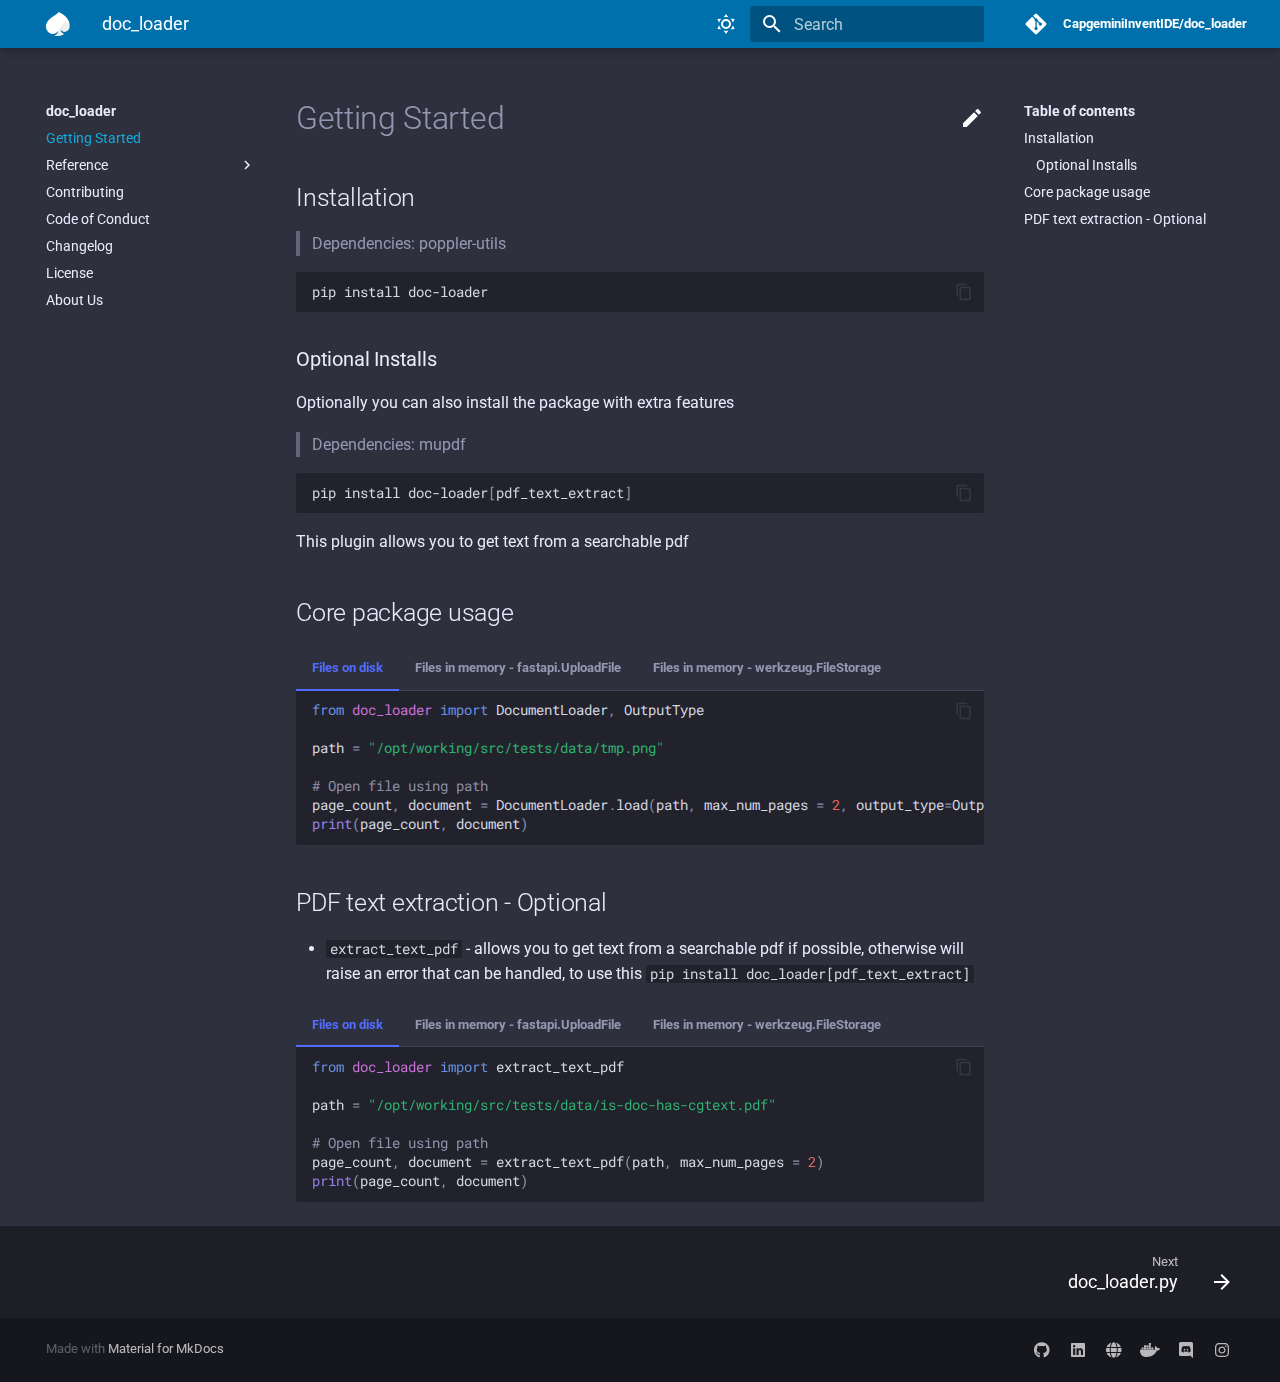
<file: index.html>
<!DOCTYPE html>

<html class="no-js" lang="en">
<head>
<meta charset="utf-8"/>
<meta content="width=device-width,initial-scale=1" name="viewport"/>
<meta content="Given werkzeug.FileStorage, fastapi.UploadFile or str file path as input it converts any image files(.pdf, .jpg, .png, .tiff) into list of PIL or numpy objects " name="description"/>
<link href="https://CapgeminiInventIDE.github.io/doc_loader/" rel="canonical"/>
<link href="assets/imgs/favicon.ico" rel="shortcut icon"/>
<meta content="mkdocs-1.1.2, mkdocs-material-5.5.12" name="generator"/>
<title>doc_loader</title>
<link href="assets/stylesheets/main.4dd2dd8d.min.css" rel="stylesheet"/>
<link href="assets/stylesheets/palette.6a5ad368.min.css" rel="stylesheet"/>
<link crossorigin="" href="https://fonts.gstatic.com" rel="preconnect"/>
<link href="https://fonts.googleapis.com/css?family=Roboto:300,400,400i,700%7CRoboto+Mono&amp;display=fallback" rel="stylesheet"/>
<style>body,input{font-family:"Roboto",-apple-system,BlinkMacSystemFont,Helvetica,Arial,sans-serif}code,kbd,pre{font-family:"Roboto Mono",SFMono-Regular,Consolas,Menlo,monospace}</style>
<link href="assets/css/styles.css" rel="stylesheet"/>
</head>
<body data-md-color-accent="" data-md-color-primary="" data-md-color-scheme="youtube" dir="ltr">
<input autocomplete="off" class="md-toggle" data-md-toggle="drawer" id="__drawer" type="checkbox"/>
<input autocomplete="off" class="md-toggle" data-md-toggle="search" id="__search" type="checkbox"/>
<label class="md-overlay" for="__drawer"></label>
<div data-md-component="skip">
<a class="md-skip" href="#installation">
          Skip to content
        </a>
</div>
<div data-md-component="announce">
</div>
<header class="md-header" data-md-component="header">
<nav aria-label="Header" class="md-header-nav md-grid">
<a aria-label="doc_loader" class="md-header-nav__button md-logo" href="https://CapgeminiInventIDE.github.io/doc_loader" title="doc_loader">
<img alt="logo" src="assets/imgs/index.png"/>
</a>
<label class="md-header-nav__button md-icon" for="__drawer">
<svg viewbox="0 0 24 24" xmlns="http://www.w3.org/2000/svg"><path d="M3 6h18v2H3V6m0 5h18v2H3v-2m0 5h18v2H3v-2z"></path></svg>
</label>
<div class="md-header-nav__title" data-md-component="header-title">
<div class="md-header-nav__ellipsis">
<span class="md-header-nav__topic md-ellipsis">
                    doc_loader
                </span>
<span class="md-header-nav__topic md-ellipsis">
                    
                    Getting Started
                    
                </span>
</div>
</div>
<div class="md-header-nav__options">
<button aria-label="Switch to light mode" class="md-header-nav__button md-icon" data-md-color-scheme="capgemini" data-md-state="visible" title="Switch to light mode">
<!-- <div class="md-source__icon md-icon"> -->
<svg viewbox="0 0 24 24" xmlns="http://www.w3.org/2000/svg"><path d="M12 7a5 5 0 015 5 5 5 0 01-5 5 5 5 0 01-5-5 5 5 0 015-5m0 2a3 3 0 00-3 3 3 3 0 003 3 3 3 0 003-3 3 3 0 00-3-3m0-7l2.39 3.42C13.65 5.15 12.84 5 12 5c-.84 0-1.65.15-2.39.42L12 2M3.34 7l4.16-.35A7.2 7.2 0 005.94 8.5c-.44.74-.69 1.5-.83 2.29L3.34 7m.02 10l1.76-3.77a7.131 7.131 0 002.38 4.14L3.36 17M20.65 7l-1.77 3.79a7.023 7.023 0 00-2.38-4.15l4.15.36m-.01 10l-4.14.36c.59-.51 1.12-1.14 1.54-1.86.42-.73.69-1.5.83-2.29L20.64 17M12 22l-2.41-3.44c.74.27 1.55.44 2.41.44.82 0 1.63-.17 2.37-.44L12 22z"></path></svg>
<!-- </div> -->
</button>
<button aria-label="Switch to dark mode" class="md-header-nav__button md-icon" data-md-color-scheme="slate" data-md-state="hidden" title="Switch to dark mode">
<svg viewbox="0 0 24 24" xmlns="http://www.w3.org/2000/svg"><path d="M17.75 4.09l-2.53 1.94.91 3.06-2.63-1.81-2.63 1.81.91-3.06-2.53-1.94L12.44 4l1.06-3 1.06 3 3.19.09m3.5 6.91l-1.64 1.25.59 1.98-1.7-1.17-1.7 1.17.59-1.98L15.75 11l2.06-.05L18.5 9l.69 1.95 2.06.05m-2.28 4.95c.83-.08 1.72 1.1 1.19 1.85-.32.45-.66.87-1.08 1.27C15.17 23 8.84 23 4.94 19.07c-3.91-3.9-3.91-10.24 0-14.14.4-.4.82-.76 1.27-1.08.75-.53 1.93.36 1.85 1.19-.27 2.86.69 5.83 2.89 8.02a9.96 9.96 0 008.02 2.89m-1.64 2.02a12.08 12.08 0 01-7.8-3.47c-2.17-2.19-3.33-5-3.49-7.82-2.81 3.14-2.7 7.96.31 10.98 3.02 3.01 7.84 3.12 10.98.31z"></path></svg>
</button>
</div>
<label class="md-header-nav__button md-icon" for="__search">
<svg viewbox="0 0 24 24" xmlns="http://www.w3.org/2000/svg"><path d="M9.5 3A6.5 6.5 0 0116 9.5c0 1.61-.59 3.09-1.56 4.23l.27.27h.79l5 5-1.5 1.5-5-5v-.79l-.27-.27A6.516 6.516 0 019.5 16 6.5 6.5 0 013 9.5 6.5 6.5 0 019.5 3m0 2C7 5 5 7 5 9.5S7 14 9.5 14 14 12 14 9.5 12 5 9.5 5z"></path></svg>
</label>
<div class="md-search" data-md-component="search" role="dialog">
<label class="md-search__overlay" for="__search"></label>
<div class="md-search__inner" role="search">
<form class="md-search__form" name="search">
<input aria-label="Search" autocapitalize="off" autocomplete="off" autocorrect="off" class="md-search__input" data-md-component="search-query" data-md-state="active" name="query" placeholder="Search" spellcheck="false" type="text"/>
<label class="md-search__icon md-icon" for="__search">
<svg viewbox="0 0 24 24" xmlns="http://www.w3.org/2000/svg"><path d="M9.5 3A6.5 6.5 0 0116 9.5c0 1.61-.59 3.09-1.56 4.23l.27.27h.79l5 5-1.5 1.5-5-5v-.79l-.27-.27A6.516 6.516 0 019.5 16 6.5 6.5 0 013 9.5 6.5 6.5 0 019.5 3m0 2C7 5 5 7 5 9.5S7 14 9.5 14 14 12 14 9.5 12 5 9.5 5z"></path></svg>
<svg viewbox="0 0 24 24" xmlns="http://www.w3.org/2000/svg"><path d="M20 11v2H8l5.5 5.5-1.42 1.42L4.16 12l7.92-7.92L13.5 5.5 8 11h12z"></path></svg>
</label>
<button aria-label="Clear" class="md-search__icon md-icon" data-md-component="search-reset" tabindex="-1" type="reset">
<svg viewbox="0 0 24 24" xmlns="http://www.w3.org/2000/svg"><path d="M19 6.41L17.59 5 12 10.59 6.41 5 5 6.41 10.59 12 5 17.59 6.41 19 12 13.41 17.59 19 19 17.59 13.41 12 19 6.41z"></path></svg>
</button>
</form>
<div class="md-search__output">
<div class="md-search__scrollwrap" data-md-scrollfix="">
<div class="md-search-result" data-md-component="search-result">
<div class="md-search-result__meta">
            Initializing search
          </div>
<ol class="md-search-result__list"></ol>
</div>
</div>
</div>
</div>
</div>
<div class="md-header-nav__source">
<a class="md-source" href="https://github.com/CapgeminiInventIDE/doc_loader/" title="Go to repository">
<div class="md-source__icon md-icon">
<svg viewbox="0 0 448 512" xmlns="http://www.w3.org/2000/svg"><path d="M439.55 236.05L244 40.45a28.87 28.87 0 00-40.81 0l-40.66 40.63 51.52 51.52c27.06-9.14 52.68 16.77 43.39 43.68l49.66 49.66c34.23-11.8 61.18 31 35.47 56.69-26.49 26.49-70.21-2.87-56-37.34L240.22 199v121.85c25.3 12.54 22.26 41.85 9.08 55a34.34 34.34 0 01-48.55 0c-17.57-17.6-11.07-46.91 11.25-56v-123c-20.8-8.51-24.6-30.74-18.64-45L142.57 101 8.45 235.14a28.86 28.86 0 000 40.81l195.61 195.6a28.86 28.86 0 0040.8 0l194.69-194.69a28.86 28.86 0 000-40.81z"></path></svg>
</div>
<div class="md-source__repository">
    CapgeminiInventIDE/doc_loader
  </div>
</a>
</div>
</nav>
</header>
<div class="md-container" data-md-component="container">
<main class="md-main" data-md-component="main">
<div class="md-main__inner md-grid">
<div class="md-sidebar md-sidebar--primary" data-md-component="navigation">
<div class="md-sidebar__scrollwrap">
<div class="md-sidebar__inner">
<nav aria-label="Navigation" class="md-nav md-nav--primary" data-md-level="0">
<label class="md-nav__title" for="__drawer">
<a aria-label="doc_loader" class="md-nav__button md-logo" href="https://CapgeminiInventIDE.github.io/doc_loader" title="doc_loader">
<img alt="logo" src="assets/imgs/index.png"/>
</a>
    doc_loader
  </label>
<div class="md-nav__source">
<a class="md-source" href="https://github.com/CapgeminiInventIDE/doc_loader/" title="Go to repository">
<div class="md-source__icon md-icon">
<svg viewbox="0 0 448 512" xmlns="http://www.w3.org/2000/svg"><path d="M439.55 236.05L244 40.45a28.87 28.87 0 00-40.81 0l-40.66 40.63 51.52 51.52c27.06-9.14 52.68 16.77 43.39 43.68l49.66 49.66c34.23-11.8 61.18 31 35.47 56.69-26.49 26.49-70.21-2.87-56-37.34L240.22 199v121.85c25.3 12.54 22.26 41.85 9.08 55a34.34 34.34 0 01-48.55 0c-17.57-17.6-11.07-46.91 11.25-56v-123c-20.8-8.51-24.6-30.74-18.64-45L142.57 101 8.45 235.14a28.86 28.86 0 000 40.81l195.61 195.6a28.86 28.86 0 0040.8 0l194.69-194.69a28.86 28.86 0 000-40.81z"></path></svg>
</div>
<div class="md-source__repository">
    CapgeminiInventIDE/doc_loader
  </div>
</a>
</div>
<ul class="md-nav__list" data-md-scrollfix="">
<li class="md-nav__item md-nav__item--active">
<input class="md-nav__toggle md-toggle" data-md-toggle="toc" id="__toc" type="checkbox"/>
<label class="md-nav__link md-nav__link--active" for="__toc">
        Getting Started
        <span class="md-nav__icon md-icon"></span>
</label>
<a class="md-nav__link md-nav__link--active" href="." title="Getting Started">
      Getting Started
    </a>
<!--
Copyright (c) 2016-2020 Martin Donath <martin.donath@squidfunk.com>
    Permission is hereby granted, free of charge, to any person obtaining a copy
    of this software and associated documentation files (the "Software"), to
    deal in the Software without restriction, including without limitation the
    rights to use, copy, modify, merge, publish, distribute, sublicense, and/or
    sell copies of the Software, and to permit persons to whom the Software is
    furnished to do so, subject to the following conditions:
    The above copyright notice and this permission notice shall be included in
    all copies or substantial portions of the Software.
    THE SOFTWARE IS PROVIDED "AS IS", WITHOUT WARRANTY OF ANY KIND, EXPRESS OR
    IMPLIED, INCLUDING BUT NOT LIMITED TO THE WARRANTIES OF MERCHANTABILITY,
    FITNESS FOR A PARTICULAR PURPOSE AND NON-INFRINGEMENT. IN NO EVENT SHALL THE
    AUTHORS OR COPYRIGHT HOLDERS BE LIABLE FOR ANY CLAIM, DAMAGES OR OTHER
    LIABILITY, WHETHER IN AN ACTION OF CONTRACT, TORT OR OTHERWISE, ARISING
    FROM, OUT OF OR IN CONNECTION WITH THE SOFTWARE OR THE USE OR OTHER DEALINGS
    IN THE SOFTWARE.
    -->
<!-- Table of contents -->
<nav aria-label="Table of contents" class="md-nav md-nav--secondary">
<!--
    Hack: check whether the content contains a h1 headline. If it does, the
    top-level anchor must be skipped, since it would be redundant to the link
    to the current page that is located just above the anchor. Therefore we
    directly continue with the children of the anchor.
  -->
<!-- Render item list -->
<label class="md-nav__title" for="__toc">
<span class="md-nav__icon md-icon"></span>
        Table of contents
    </label>
<ul class="md-nav__list" data-md-scrollfix="">
<li class="md-nav__item">
<a class="md-nav__link" href="#installation">
    Installation
  </a>
<nav aria-label="Installation" class="md-nav">
<ul class="md-nav__list">
<li class="md-nav__item">
<a class="md-nav__link" href="#optional-installs">
    Optional Installs
  </a>
</li>
</ul>
</nav>
</li>
<li class="md-nav__item">
<a class="md-nav__link" href="#core-package-usage">
    Core package usage
  </a>
</li>
<li class="md-nav__item">
<a class="md-nav__link" href="#pdf-text-extraction-optional">
    PDF text extraction - Optional
  </a>
</li>
</ul>
</nav>
</li>
<li class="md-nav__item md-nav__item--nested">
<input class="md-nav__toggle md-toggle" data-md-toggle="nav-2" id="nav-2" type="checkbox"/>
<label class="md-nav__link" for="nav-2">
      Reference
      <span class="md-nav__icon md-icon"></span>
</label>
<nav aria-label="Reference" class="md-nav" data-md-level="1">
<label class="md-nav__title" for="nav-2">
<span class="md-nav__icon md-icon"></span>
        Reference
      </label>
<ul class="md-nav__list" data-md-scrollfix="">
<li class="md-nav__item">
<a class="md-nav__link" href="reference/doc_loader/" title="doc_loader.py">
      doc_loader.py
    </a>
</li>
<li class="md-nav__item">
<a class="md-nav__link" href="reference/errors/" title="errors.py">
      errors.py
    </a>
</li>
<li class="md-nav__item">
<a class="md-nav__link" href="reference/page_counter/" title="page_counter.py">
      page_counter.py
    </a>
</li>
<li class="md-nav__item">
<a class="md-nav__link" href="reference/pdf_extract/" title="pdf_extract.py">
      pdf_extract.py
    </a>
</li>
<li class="md-nav__item">
<a class="md-nav__link" href="reference/readers/" title="readers.py">
      readers.py
    </a>
</li>
<li class="md-nav__item">
<a class="md-nav__link" href="reference/types/" title="types.py">
      types.py
    </a>
</li>
<li class="md-nav__item">
<a class="md-nav__link" href="reference/utils/" title="utils.py">
      utils.py
    </a>
</li>
</ul>
</nav>
</li>
<li class="md-nav__item">
<a class="md-nav__link" href="contributing/" title="Contributing">
      Contributing
    </a>
</li>
<li class="md-nav__item">
<a class="md-nav__link" href="code_of_conduct/" title="Code of Conduct">
      Code of Conduct
    </a>
</li>
<li class="md-nav__item">
<a class="md-nav__link" href="changelog/" title="Changelog">
      Changelog
    </a>
</li>
<li class="md-nav__item">
<a class="md-nav__link" href="license/" title="License">
      License
    </a>
</li>
<li class="md-nav__item">
<a class="md-nav__link" href="about_us/" title="About Us">
      About Us
    </a>
</li>
</ul>
</nav>
</div>
</div>
</div>
<div class="md-sidebar md-sidebar--secondary" data-md-component="toc">
<div class="md-sidebar__scrollwrap">
<div class="md-sidebar__inner">
<!--
Copyright (c) 2016-2020 Martin Donath <martin.donath@squidfunk.com>
    Permission is hereby granted, free of charge, to any person obtaining a copy
    of this software and associated documentation files (the "Software"), to
    deal in the Software without restriction, including without limitation the
    rights to use, copy, modify, merge, publish, distribute, sublicense, and/or
    sell copies of the Software, and to permit persons to whom the Software is
    furnished to do so, subject to the following conditions:
    The above copyright notice and this permission notice shall be included in
    all copies or substantial portions of the Software.
    THE SOFTWARE IS PROVIDED "AS IS", WITHOUT WARRANTY OF ANY KIND, EXPRESS OR
    IMPLIED, INCLUDING BUT NOT LIMITED TO THE WARRANTIES OF MERCHANTABILITY,
    FITNESS FOR A PARTICULAR PURPOSE AND NON-INFRINGEMENT. IN NO EVENT SHALL THE
    AUTHORS OR COPYRIGHT HOLDERS BE LIABLE FOR ANY CLAIM, DAMAGES OR OTHER
    LIABILITY, WHETHER IN AN ACTION OF CONTRACT, TORT OR OTHERWISE, ARISING
    FROM, OUT OF OR IN CONNECTION WITH THE SOFTWARE OR THE USE OR OTHER DEALINGS
    IN THE SOFTWARE.
    -->
<!-- Table of contents -->
<nav aria-label="Table of contents" class="md-nav md-nav--secondary">
<!--
    Hack: check whether the content contains a h1 headline. If it does, the
    top-level anchor must be skipped, since it would be redundant to the link
    to the current page that is located just above the anchor. Therefore we
    directly continue with the children of the anchor.
  -->
<!-- Render item list -->
<label class="md-nav__title" for="__toc">
<span class="md-nav__icon md-icon"></span>
        Table of contents
    </label>
<ul class="md-nav__list" data-md-scrollfix="">
<li class="md-nav__item">
<a class="md-nav__link" href="#installation">
    Installation
  </a>
<nav aria-label="Installation" class="md-nav">
<ul class="md-nav__list">
<li class="md-nav__item">
<a class="md-nav__link" href="#optional-installs">
    Optional Installs
  </a>
</li>
</ul>
</nav>
</li>
<li class="md-nav__item">
<a class="md-nav__link" href="#core-package-usage">
    Core package usage
  </a>
</li>
<li class="md-nav__item">
<a class="md-nav__link" href="#pdf-text-extraction-optional">
    PDF text extraction - Optional
  </a>
</li>
</ul>
</nav>
</div>
</div>
</div>
<div class="md-content">
<article class="md-content__inner md-typeset">
<a class="md-content__button md-icon" href="https://github.com/CapgeminiInventIDE/doc_loader/edit/master/docs/index.md" title="Edit this page">
<svg viewbox="0 0 24 24" xmlns="http://www.w3.org/2000/svg"><path d="M20.71 7.04c.39-.39.39-1.04 0-1.41l-2.34-2.34c-.37-.39-1.02-.39-1.41 0l-1.84 1.83 3.75 3.75M3 17.25V21h3.75L17.81 9.93l-3.75-3.75L3 17.25z"></path></svg>
</a>
<h1>Getting Started</h1>
<h2 id="installation">Installation<a class="headerlink" href="#installation" title="Permanent link">¤</a></h2>
<blockquote>
<p>Dependencies: poppler-utils</p>
</blockquote>
<div class="highlight"><pre><span></span><code>pip install doc-loader
</code></pre></div>
<h3 id="optional-installs">Optional Installs<a class="headerlink" href="#optional-installs" title="Permanent link">¤</a></h3>
<p>Optionally you can also install the package with extra features</p>
<blockquote>
<p>Dependencies: mupdf</p>
</blockquote>
<div class="highlight"><pre><span></span><code>pip install doc-loader<span class="o">[</span>pdf_text_extract<span class="o">]</span>
</code></pre></div>
<p>This plugin allows you to get text from a searchable pdf</p>
<h2 id="core-package-usage">Core package usage<a class="headerlink" href="#core-package-usage" title="Permanent link">¤</a></h2>
<div class="tabbed-set" data-tabs="1:3"><input checked="checked" id="__tabbed_1_1" name="__tabbed_1" type="radio"><label for="__tabbed_1_1">Files on disk</label><div class="tabbed-content">
<div class="highlight"><pre><span></span><code><span class="kn">from</span> <span class="nn">doc_loader</span> <span class="kn">import</span> <span class="n">DocumentLoader</span><span class="p">,</span> <span class="n">OutputType</span>

<span class="n">path</span> <span class="o">=</span> <span class="s2">"/opt/working/src/tests/data/tmp.png"</span>

<span class="c1"># Open file using path</span>
<span class="n">page_count</span><span class="p">,</span> <span class="n">document</span> <span class="o">=</span> <span class="n">DocumentLoader</span><span class="o">.</span><span class="n">load</span><span class="p">(</span><span class="n">path</span><span class="p">,</span> <span class="n">max_num_pages</span> <span class="o">=</span> <span class="mi">2</span><span class="p">,</span> <span class="n">output_type</span><span class="o">=</span><span class="n">OutputType</span><span class="o">.</span><span class="n">NUMPY</span><span class="p">)</span>
<span class="nb">print</span><span class="p">(</span><span class="n">page_count</span><span class="p">,</span> <span class="n">document</span><span class="p">)</span>
</code></pre></div>
</div>
<input id="__tabbed_1_2" name="__tabbed_1" type="radio"><label for="__tabbed_1_2">Files in memory - fastapi.UploadFile</label><div class="tabbed-content">
<div class="highlight"><pre><span></span><code><span class="kn">from</span> <span class="nn">doc_loader</span> <span class="kn">import</span> <span class="n">DocumentLoader</span><span class="p">,</span> <span class="n">OutputType</span>
<span class="kn">from</span> <span class="nn">fastapi</span> <span class="kn">import</span> <span class="n">UploadFile</span>

<span class="n">path</span> <span class="o">=</span> <span class="s2">"/opt/working/src/tests/data/tmp.png"</span>

<span class="c1"># Open file using UploadFile</span>
<span class="k">with</span> <span class="nb">open</span><span class="p">(</span><span class="n">path</span><span class="p">,</span> <span class="s2">"rb"</span><span class="p">)</span> <span class="k">as</span> <span class="n">fp</span><span class="p">:</span>
    <span class="n">upload_file</span> <span class="o">=</span> <span class="n">UploadFile</span><span class="p">(</span><span class="n">path</span><span class="p">,</span> <span class="n">fp</span><span class="p">)</span>
    <span class="n">page_count</span><span class="p">,</span> <span class="n">document</span> <span class="o">=</span> <span class="n">DocumentLoader</span><span class="o">.</span><span class="n">load</span><span class="p">(</span><span class="n">upload_file</span><span class="p">,</span> <span class="n">max_num_pages</span> <span class="o">=</span> <span class="mi">2</span><span class="p">,</span> <span class="n">output_type</span><span class="o">=</span><span class="n">OutputType</span><span class="o">.</span><span class="n">NUMPY</span><span class="p">)</span>

<span class="nb">print</span><span class="p">(</span><span class="n">page_count</span><span class="p">,</span> <span class="n">document</span><span class="p">)</span>
</code></pre></div>
</div>
<input id="__tabbed_1_3" name="__tabbed_1" type="radio"><label for="__tabbed_1_3">Files in memory - werkzeug.FileStorage</label><div class="tabbed-content">
<div class="highlight"><pre><span></span><code><span class="kn">from</span> <span class="nn">doc_loader</span> <span class="kn">import</span> <span class="n">DocumentLoader</span><span class="p">,</span> <span class="n">OutputType</span>
<span class="kn">from</span> <span class="nn">werkzeug.datastructures</span> <span class="kn">import</span> <span class="n">FileStorage</span>

<span class="n">path</span> <span class="o">=</span> <span class="s2">"/opt/working/src/tests/data/tmp.png"</span>

<span class="c1"># Open file using FileStorage</span>
<span class="k">with</span> <span class="nb">open</span><span class="p">(</span><span class="n">path</span><span class="p">,</span> <span class="s2">"rb"</span><span class="p">)</span> <span class="k">as</span> <span class="n">fp</span><span class="p">:</span>
    <span class="n">file_storage</span> <span class="o">=</span> <span class="n">FileStorage</span><span class="p">(</span><span class="n">fp</span><span class="p">,</span> <span class="n">filename</span><span class="o">=</span><span class="n">path</span><span class="p">)</span>
    <span class="n">page_count</span><span class="p">,</span> <span class="n">document</span> <span class="o">=</span> <span class="n">DocumentLoader</span><span class="o">.</span><span class="n">load</span><span class="p">(</span><span class="n">file_storage</span><span class="p">,</span> <span class="n">max_num_pages</span> <span class="o">=</span> <span class="mi">2</span><span class="p">,</span> <span class="n">output_type</span><span class="o">=</span><span class="n">OutputType</span><span class="o">.</span><span class="n">NUMPY</span><span class="p">)</span>

<span class="nb">print</span><span class="p">(</span><span class="n">page_count</span><span class="p">,</span> <span class="n">document</span><span class="p">)</span>
</code></pre></div>
</div>
</input></input></input></div>
<h2 id="pdf-text-extraction-optional">PDF text extraction - Optional<a class="headerlink" href="#pdf-text-extraction-optional" title="Permanent link">¤</a></h2>
<ul>
<li><code>extract_text_pdf</code> - allows you to get text from a searchable pdf if possible, otherwise will raise an error that can be handled, to use this <code>pip install doc_loader[pdf_text_extract]</code></li>
</ul>
<div class="tabbed-set" data-tabs="2:3"><input checked="checked" id="__tabbed_2_1" name="__tabbed_2" type="radio"><label for="__tabbed_2_1">Files on disk</label><div class="tabbed-content">
<div class="highlight"><pre><span></span><code><span class="kn">from</span> <span class="nn">doc_loader</span> <span class="kn">import</span> <span class="n">extract_text_pdf</span>

<span class="n">path</span> <span class="o">=</span> <span class="s2">"/opt/working/src/tests/data/is-doc-has-cgtext.pdf"</span>

<span class="c1"># Open file using path</span>
<span class="n">page_count</span><span class="p">,</span> <span class="n">document</span> <span class="o">=</span> <span class="n">extract_text_pdf</span><span class="p">(</span><span class="n">path</span><span class="p">,</span> <span class="n">max_num_pages</span> <span class="o">=</span> <span class="mi">2</span><span class="p">)</span>
<span class="nb">print</span><span class="p">(</span><span class="n">page_count</span><span class="p">,</span> <span class="n">document</span><span class="p">)</span>
</code></pre></div>
</div>
<input id="__tabbed_2_2" name="__tabbed_2" type="radio"><label for="__tabbed_2_2">Files in memory - fastapi.UploadFile</label><div class="tabbed-content">
<div class="highlight"><pre><span></span><code><span class="kn">from</span> <span class="nn">doc_loader</span> <span class="kn">import</span> <span class="n">extract_text_pdf</span>
<span class="kn">from</span> <span class="nn">fastapi</span> <span class="kn">import</span> <span class="n">UploadFile</span>

<span class="n">path</span> <span class="o">=</span> <span class="s2">"/opt/working/src/tests/data/is-doc-has-cgtext.pdf"</span>

<span class="c1"># Open file using UploadFile</span>
<span class="k">with</span> <span class="nb">open</span><span class="p">(</span><span class="n">path</span><span class="p">,</span> <span class="s2">"rb"</span><span class="p">)</span> <span class="k">as</span> <span class="n">fp</span><span class="p">:</span>
    <span class="n">upload_file</span> <span class="o">=</span> <span class="n">UploadFile</span><span class="p">(</span><span class="n">path</span><span class="p">,</span> <span class="n">fp</span><span class="p">)</span>
    <span class="n">page_count</span><span class="p">,</span> <span class="n">document</span> <span class="o">=</span> <span class="n">extract_text_pdf</span><span class="p">(</span><span class="n">upload_file</span><span class="p">,</span> <span class="n">max_num_pages</span> <span class="o">=</span> <span class="mi">2</span><span class="p">)</span>

<span class="nb">print</span><span class="p">(</span><span class="n">page_count</span><span class="p">,</span> <span class="n">document</span><span class="p">)</span>
</code></pre></div>
</div>
<input id="__tabbed_2_3" name="__tabbed_2" type="radio"/><label for="__tabbed_2_3">Files in memory - werkzeug.FileStorage</label><div class="tabbed-content">
<div class="highlight"><pre><span></span><code><span class="kn">from</span> <span class="nn">doc_loader</span> <span class="kn">import</span> <span class="n">extract_text_pdf</span>
<span class="kn">from</span> <span class="nn">werkzeug.datastructures</span> <span class="kn">import</span> <span class="n">FileStorage</span>

<span class="n">path</span> <span class="o">=</span> <span class="s2">"/opt/working/src/tests/data/is-doc-has-cgtext.pdf"</span>

<span class="c1"># Open file using FileStorage</span>
<span class="k">with</span> <span class="nb">open</span><span class="p">(</span><span class="n">path</span><span class="p">,</span> <span class="s2">"rb"</span><span class="p">)</span> <span class="k">as</span> <span class="n">fp</span><span class="p">:</span>
    <span class="n">file_storage</span> <span class="o">=</span> <span class="n">FileStorage</span><span class="p">(</span><span class="n">fp</span><span class="p">,</span> <span class="n">filename</span><span class="o">=</span><span class="n">path</span><span class="p">)</span>
    <span class="n">page_count</span><span class="p">,</span> <span class="n">document</span> <span class="o">=</span> <span class="n">extract_text_pdf</span><span class="p">(</span><span class="n">file_storage</span><span class="p">,</span> <span class="n">max_num_pages</span> <span class="o">=</span> <span class="mi">2</span><span class="p">)</span>

<span class="nb">print</span><span class="p">(</span><span class="n">page_count</span><span class="p">,</span> <span class="n">document</span><span class="p">)</span>
</code></pre></div>
</div>
</input></input></div>
</article>
</div>
</div>
</main>
<footer class="md-footer">
<div class="md-footer-nav">
<nav aria-label="Footer" class="md-footer-nav__inner md-grid">
<a class="md-footer-nav__link md-footer-nav__link--next" href="reference/doc_loader/" rel="next" title="doc_loader.py">
<div class="md-footer-nav__title">
<div class="md-ellipsis">
<span class="md-footer-nav__direction">
                  Next
                </span>
                doc_loader.py
              </div>
</div>
<div class="md-footer-nav__button md-icon">
<svg viewbox="0 0 24 24" xmlns="http://www.w3.org/2000/svg"><path d="M4 11v2h12l-5.5 5.5 1.42 1.42L19.84 12l-7.92-7.92L10.5 5.5 16 11H4z"></path></svg>
</div>
</a>
</nav>
</div>
<div class="md-footer-meta md-typeset">
<div class="md-footer-meta__inner md-grid">
<div class="md-footer-copyright">
        
        Made with
        <a href="https://squidfunk.github.io/mkdocs-material/" rel="noopener" target="_blank">
          Material for MkDocs
        </a>
</div>
<div class="md-footer-social">
<a class="md-footer-social__link" href="https://github.com/CapgeminiInventIDE" rel="noopener" target="_blank" title="github.com">
<svg viewbox="0 0 496 512" xmlns="http://www.w3.org/2000/svg"><path d="M165.9 397.4c0 2-2.3 3.6-5.2 3.6-3.3.3-5.6-1.3-5.6-3.6 0-2 2.3-3.6 5.2-3.6 3-.3 5.6 1.3 5.6 3.6zm-31.1-4.5c-.7 2 1.3 4.3 4.3 4.9 2.6 1 5.6 0 6.2-2s-1.3-4.3-4.3-5.2c-2.6-.7-5.5.3-6.2 2.3zm44.2-1.7c-2.9.7-4.9 2.6-4.6 4.9.3 2 2.9 3.3 5.9 2.6 2.9-.7 4.9-2.6 4.6-4.6-.3-1.9-3-3.2-5.9-2.9zM244.8 8C106.1 8 0 113.3 0 252c0 110.9 69.8 205.8 169.5 239.2 12.8 2.3 17.3-5.6 17.3-12.1 0-6.2-.3-40.4-.3-61.4 0 0-70 15-84.7-29.8 0 0-11.4-29.1-27.8-36.6 0 0-22.9-15.7 1.6-15.4 0 0 24.9 2 38.6 25.8 21.9 38.6 58.6 27.5 72.9 20.9 2.3-16 8.8-27.1 16-33.7-55.9-6.2-112.3-14.3-112.3-110.5 0-27.5 7.6-41.3 23.6-58.9-2.6-6.5-11.1-33.3 2.6-67.9 20.9-6.5 69 27 69 27 20-5.6 41.5-8.5 62.8-8.5s42.8 2.9 62.8 8.5c0 0 48.1-33.6 69-27 13.7 34.7 5.2 61.4 2.6 67.9 16 17.7 25.8 31.5 25.8 58.9 0 96.5-58.9 104.2-114.8 110.5 9.2 7.9 17 22.9 17 46.4 0 33.7-.3 75.4-.3 83.6 0 6.5 4.6 14.4 17.3 12.1C428.2 457.8 496 362.9 496 252 496 113.3 383.5 8 244.8 8zM97.2 352.9c-1.3 1-1 3.3.7 5.2 1.6 1.6 3.9 2.3 5.2 1 1.3-1 1-3.3-.7-5.2-1.6-1.6-3.9-2.3-5.2-1zm-10.8-8.1c-.7 1.3.3 2.9 2.3 3.9 1.6 1 3.6.7 4.3-.7.7-1.3-.3-2.9-2.3-3.9-2-.6-3.6-.3-4.3.7zm32.4 35.6c-1.6 1.3-1 4.3 1.3 6.2 2.3 2.3 5.2 2.6 6.5 1 1.3-1.3.7-4.3-1.3-6.2-2.2-2.3-5.2-2.6-6.5-1zm-11.4-14.7c-1.6 1-1.6 3.6 0 5.9 1.6 2.3 4.3 3.3 5.6 2.3 1.6-1.3 1.6-3.9 0-6.2-1.4-2.3-4-3.3-5.6-2z"></path></svg>
</a>
<a class="md-footer-social__link" href="https://www.linkedin.com/company/capgemini-invent" rel="noopener" target="_blank" title="www.linkedin.com">
<svg viewbox="0 0 448 512" xmlns="http://www.w3.org/2000/svg"><path d="M416 32H31.9C14.3 32 0 46.5 0 64.3v383.4C0 465.5 14.3 480 31.9 480H416c17.6 0 32-14.5 32-32.3V64.3c0-17.8-14.4-32.3-32-32.3zM135.4 416H69V202.2h66.5V416zm-33.2-243c-21.3 0-38.5-17.3-38.5-38.5S80.9 96 102.2 96c21.2 0 38.5 17.3 38.5 38.5 0 21.3-17.2 38.5-38.5 38.5zm282.1 243h-66.4V312c0-24.8-.5-56.7-34.5-56.7-34.6 0-39.9 27-39.9 54.9V416h-66.4V202.2h63.7v29.2h.9c8.9-16.8 30.6-34.5 62.9-34.5 67.2 0 79.7 44.3 79.7 101.9V416z"></path></svg>
</a>
<a class="md-footer-social__link" href="https://www.capgemini.com/service/invent/" rel="noopener" target="_blank" title="www.capgemini.com">
<svg viewbox="0 0 496 512" xmlns="http://www.w3.org/2000/svg"><path d="M336.5 160C322 70.7 287.8 8 248 8s-74 62.7-88.5 152h177zM152 256c0 22.2 1.2 43.5 3.3 64h185.3c2.1-20.5 3.3-41.8 3.3-64s-1.2-43.5-3.3-64H155.3c-2.1 20.5-3.3 41.8-3.3 64zm324.7-96c-28.6-67.9-86.5-120.4-158-141.6 24.4 33.8 41.2 84.7 50 141.6h108zM177.2 18.4C105.8 39.6 47.8 92.1 19.3 160h108c8.7-56.9 25.5-107.8 49.9-141.6zM487.4 192H372.7c2.1 21 3.3 42.5 3.3 64s-1.2 43-3.3 64h114.6c5.5-20.5 8.6-41.8 8.6-64s-3.1-43.5-8.5-64zM120 256c0-21.5 1.2-43 3.3-64H8.6C3.2 212.5 0 233.8 0 256s3.2 43.5 8.6 64h114.6c-2-21-3.2-42.5-3.2-64zm39.5 96c14.5 89.3 48.7 152 88.5 152s74-62.7 88.5-152h-177zm159.3 141.6c71.4-21.2 129.4-73.7 158-141.6h-108c-8.8 56.9-25.6 107.8-50 141.6zM19.3 352c28.6 67.9 86.5 120.4 158 141.6-24.4-33.8-41.2-84.7-50-141.6h-108z"></path></svg>
</a>
<a class="md-footer-social__link" href="https://hub.docker.com/orgs/capgeminiinventide" rel="noopener" target="_blank" title="hub.docker.com">
<svg viewbox="0 0 640 512" xmlns="http://www.w3.org/2000/svg"><path d="M349.9 236.3h-66.1v-59.4h66.1v59.4zm0-204.3h-66.1v60.7h66.1V32zm78.2 144.8H362v59.4h66.1v-59.4zm-156.3-72.1h-66.1v60.1h66.1v-60.1zm78.1 0h-66.1v60.1h66.1v-60.1zm276.8 100c-14.4-9.7-47.6-13.2-73.1-8.4-3.3-24-16.7-44.9-41.1-63.7l-14-9.3-9.3 14c-18.4 27.8-23.4 73.6-3.7 103.8-8.7 4.7-25.8 11.1-48.4 10.7H2.4c-8.7 50.8 5.8 116.8 44 162.1 37.1 43.9 92.7 66.2 165.4 66.2 157.4 0 273.9-72.5 328.4-204.2 21.4.4 67.6.1 91.3-45.2 1.5-2.5 6.6-13.2 8.5-17.1l-13.3-8.9zm-511.1-27.9h-66v59.4h66.1v-59.4zm78.1 0h-66.1v59.4h66.1v-59.4zm78.1 0h-66.1v59.4h66.1v-59.4zm-78.1-72.1h-66.1v60.1h66.1v-60.1z"></path></svg>
</a>
<a class="md-footer-social__link" href="https://discord.gg/rQcMtVE" rel="noopener" target="_blank" title="discord.gg">
<svg viewbox="0 0 448 512" xmlns="http://www.w3.org/2000/svg"><path d="M297.216 243.2c0 15.616-11.52 28.416-26.112 28.416-14.336 0-26.112-12.8-26.112-28.416s11.52-28.416 26.112-28.416c14.592 0 26.112 12.8 26.112 28.416zm-119.552-28.416c-14.592 0-26.112 12.8-26.112 28.416s11.776 28.416 26.112 28.416c14.592 0 26.112-12.8 26.112-28.416.256-15.616-11.52-28.416-26.112-28.416zM448 52.736V512c-64.494-56.994-43.868-38.128-118.784-107.776l13.568 47.36H52.48C23.552 451.584 0 428.032 0 398.848V52.736C0 23.552 23.552 0 52.48 0h343.04C424.448 0 448 23.552 448 52.736zm-72.96 242.688c0-82.432-36.864-149.248-36.864-149.248-36.864-27.648-71.936-26.88-71.936-26.88l-3.584 4.096c43.52 13.312 63.744 32.512 63.744 32.512-60.811-33.329-132.244-33.335-191.232-7.424-9.472 4.352-15.104 7.424-15.104 7.424s21.248-20.224 67.328-33.536l-2.56-3.072s-35.072-.768-71.936 26.88c0 0-36.864 66.816-36.864 149.248 0 0 21.504 37.12 78.08 38.912 0 0 9.472-11.52 17.152-21.248-32.512-9.728-44.8-30.208-44.8-30.208 3.766 2.636 9.976 6.053 10.496 6.4 43.21 24.198 104.588 32.126 159.744 8.96 8.96-3.328 18.944-8.192 29.44-15.104 0 0-12.8 20.992-46.336 30.464 7.68 9.728 16.896 20.736 16.896 20.736 56.576-1.792 78.336-38.912 78.336-38.912z"></path></svg>
</a>
<a class="md-footer-social__link" href="https://www.instagram.com/capgeminiinvent/" rel="noopener" target="_blank" title="www.instagram.com">
<svg viewbox="0 0 448 512" xmlns="http://www.w3.org/2000/svg"><path d="M224.1 141c-63.6 0-114.9 51.3-114.9 114.9s51.3 114.9 114.9 114.9S339 319.5 339 255.9 287.7 141 224.1 141zm0 189.6c-41.1 0-74.7-33.5-74.7-74.7s33.5-74.7 74.7-74.7 74.7 33.5 74.7 74.7-33.6 74.7-74.7 74.7zm146.4-194.3c0 14.9-12 26.8-26.8 26.8-14.9 0-26.8-12-26.8-26.8s12-26.8 26.8-26.8 26.8 12 26.8 26.8zm76.1 27.2c-1.7-35.9-9.9-67.7-36.2-93.9-26.2-26.2-58-34.4-93.9-36.2-37-2.1-147.9-2.1-184.9 0-35.8 1.7-67.6 9.9-93.9 36.1s-34.4 58-36.2 93.9c-2.1 37-2.1 147.9 0 184.9 1.7 35.9 9.9 67.7 36.2 93.9s58 34.4 93.9 36.2c37 2.1 147.9 2.1 184.9 0 35.9-1.7 67.7-9.9 93.9-36.2 26.2-26.2 34.4-58 36.2-93.9 2.1-37 2.1-147.8 0-184.8zM398.8 388c-7.8 19.6-22.9 34.7-42.6 42.6-29.5 11.7-99.5 9-132.1 9s-102.7 2.6-132.1-9c-19.6-7.8-34.7-22.9-42.6-42.6-11.7-29.5-9-99.5-9-132.1s-2.6-102.7 9-132.1c7.8-19.6 22.9-34.7 42.6-42.6 29.5-11.7 99.5-9 132.1-9s102.7-2.6 132.1 9c19.6 7.8 34.7 22.9 42.6 42.6 11.7 29.5 9 99.5 9 132.1s2.7 102.7-9 132.1z"></path></svg>
</a>
</div>
</div>
</div>
</footer>
</div>
<script src="assets/javascripts/vendor.3636a4ec.min.js"></script>
<script src="assets/javascripts/bundle.e9fe3281.min.js"></script><script id="__lang" type="application/json">{"clipboard.copy": "Copy to clipboard", "clipboard.copied": "Copied to clipboard", "search.config.lang": "en", "search.config.pipeline": "trimmer, stopWordFilter", "search.config.separator": "[\\s\\-]+", "search.result.placeholder": "Type to start searching", "search.result.none": "No matching documents", "search.result.one": "1 matching document", "search.result.other": "# matching documents"}</script>
<script>
        app = initialize({
          base: ".",
          features: [],
          search: Object.assign({
            worker: "assets/javascripts/worker/search.5eca75d3.min.js"
          }, typeof search !== "undefined" && search)
        })
      </script>
<script src="assets/js/theme.js"></script>
</body>
</html>
</file>
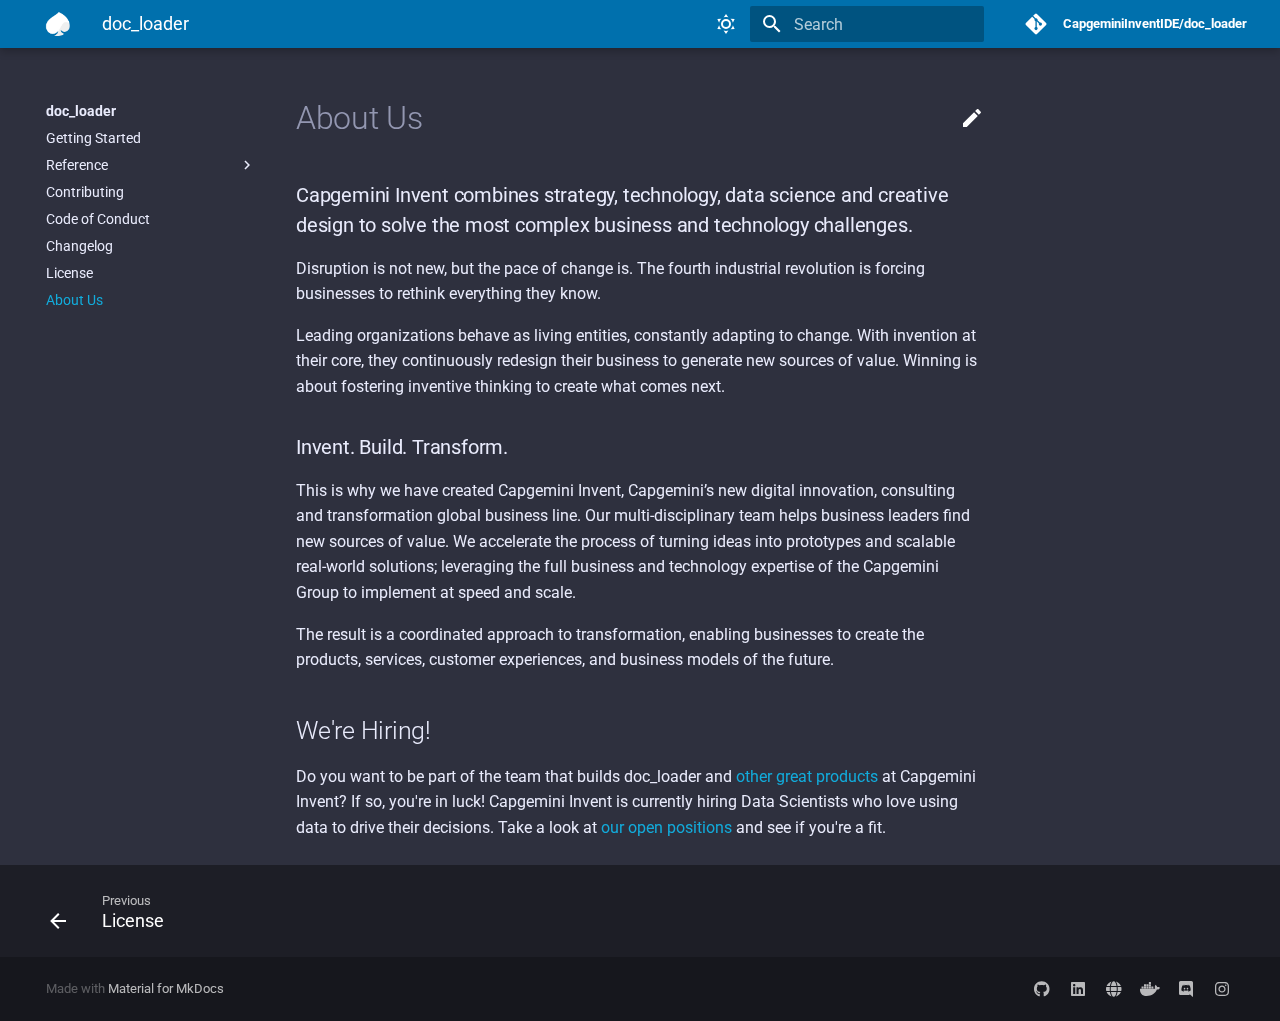
<file: about_us/index.html>
<!DOCTYPE html>

<html class="no-js" lang="en">
<head>
<meta charset="utf-8"/>
<meta content="width=device-width,initial-scale=1" name="viewport"/>
<meta content="Given werkzeug.FileStorage, fastapi.UploadFile or str file path as input it converts any image files(.pdf, .jpg, .png, .tiff) into list of PIL or numpy objects " name="description"/>
<link href="https://CapgeminiInventIDE.github.io/doc_loader/about_us/" rel="canonical"/>
<link href="../assets/imgs/favicon.ico" rel="shortcut icon"/>
<meta content="mkdocs-1.1.2, mkdocs-material-5.5.12" name="generator"/>
<title>About Us - doc_loader</title>
<link href="../assets/stylesheets/main.4dd2dd8d.min.css" rel="stylesheet"/>
<link href="../assets/stylesheets/palette.6a5ad368.min.css" rel="stylesheet"/>
<link crossorigin="" href="https://fonts.gstatic.com" rel="preconnect"/>
<link href="https://fonts.googleapis.com/css?family=Roboto:300,400,400i,700%7CRoboto+Mono&amp;display=fallback" rel="stylesheet"/>
<style>body,input{font-family:"Roboto",-apple-system,BlinkMacSystemFont,Helvetica,Arial,sans-serif}code,kbd,pre{font-family:"Roboto Mono",SFMono-Regular,Consolas,Menlo,monospace}</style>
<link href="../assets/css/styles.css" rel="stylesheet"/>
</head>
<body data-md-color-accent="" data-md-color-primary="" data-md-color-scheme="youtube" dir="ltr">
<input autocomplete="off" class="md-toggle" data-md-toggle="drawer" id="__drawer" type="checkbox"/>
<input autocomplete="off" class="md-toggle" data-md-toggle="search" id="__search" type="checkbox"/>
<label class="md-overlay" for="__drawer"></label>
<div data-md-component="skip">
<a class="md-skip" href="#about-us">
          Skip to content
        </a>
</div>
<div data-md-component="announce">
</div>
<header class="md-header" data-md-component="header">
<nav aria-label="Header" class="md-header-nav md-grid">
<a aria-label="doc_loader" class="md-header-nav__button md-logo" href="https://CapgeminiInventIDE.github.io/doc_loader" title="doc_loader">
<img alt="logo" src="../assets/imgs/index.png"/>
</a>
<label class="md-header-nav__button md-icon" for="__drawer">
<svg viewbox="0 0 24 24" xmlns="http://www.w3.org/2000/svg"><path d="M3 6h18v2H3V6m0 5h18v2H3v-2m0 5h18v2H3v-2z"></path></svg>
</label>
<div class="md-header-nav__title" data-md-component="header-title">
<div class="md-header-nav__ellipsis">
<span class="md-header-nav__topic md-ellipsis">
                    doc_loader
                </span>
<span class="md-header-nav__topic md-ellipsis">
                    
                    About Us
                    
                </span>
</div>
</div>
<div class="md-header-nav__options">
<button aria-label="Switch to light mode" class="md-header-nav__button md-icon" data-md-color-scheme="capgemini" data-md-state="visible" title="Switch to light mode">
<!-- <div class="md-source__icon md-icon"> -->
<svg viewbox="0 0 24 24" xmlns="http://www.w3.org/2000/svg"><path d="M12 7a5 5 0 015 5 5 5 0 01-5 5 5 5 0 01-5-5 5 5 0 015-5m0 2a3 3 0 00-3 3 3 3 0 003 3 3 3 0 003-3 3 3 0 00-3-3m0-7l2.39 3.42C13.65 5.15 12.84 5 12 5c-.84 0-1.65.15-2.39.42L12 2M3.34 7l4.16-.35A7.2 7.2 0 005.94 8.5c-.44.74-.69 1.5-.83 2.29L3.34 7m.02 10l1.76-3.77a7.131 7.131 0 002.38 4.14L3.36 17M20.65 7l-1.77 3.79a7.023 7.023 0 00-2.38-4.15l4.15.36m-.01 10l-4.14.36c.59-.51 1.12-1.14 1.54-1.86.42-.73.69-1.5.83-2.29L20.64 17M12 22l-2.41-3.44c.74.27 1.55.44 2.41.44.82 0 1.63-.17 2.37-.44L12 22z"></path></svg>
<!-- </div> -->
</button>
<button aria-label="Switch to dark mode" class="md-header-nav__button md-icon" data-md-color-scheme="slate" data-md-state="hidden" title="Switch to dark mode">
<svg viewbox="0 0 24 24" xmlns="http://www.w3.org/2000/svg"><path d="M17.75 4.09l-2.53 1.94.91 3.06-2.63-1.81-2.63 1.81.91-3.06-2.53-1.94L12.44 4l1.06-3 1.06 3 3.19.09m3.5 6.91l-1.64 1.25.59 1.98-1.7-1.17-1.7 1.17.59-1.98L15.75 11l2.06-.05L18.5 9l.69 1.95 2.06.05m-2.28 4.95c.83-.08 1.72 1.1 1.19 1.85-.32.45-.66.87-1.08 1.27C15.17 23 8.84 23 4.94 19.07c-3.91-3.9-3.91-10.24 0-14.14.4-.4.82-.76 1.27-1.08.75-.53 1.93.36 1.85 1.19-.27 2.86.69 5.83 2.89 8.02a9.96 9.96 0 008.02 2.89m-1.64 2.02a12.08 12.08 0 01-7.8-3.47c-2.17-2.19-3.33-5-3.49-7.82-2.81 3.14-2.7 7.96.31 10.98 3.02 3.01 7.84 3.12 10.98.31z"></path></svg>
</button>
</div>
<label class="md-header-nav__button md-icon" for="__search">
<svg viewbox="0 0 24 24" xmlns="http://www.w3.org/2000/svg"><path d="M9.5 3A6.5 6.5 0 0116 9.5c0 1.61-.59 3.09-1.56 4.23l.27.27h.79l5 5-1.5 1.5-5-5v-.79l-.27-.27A6.516 6.516 0 019.5 16 6.5 6.5 0 013 9.5 6.5 6.5 0 019.5 3m0 2C7 5 5 7 5 9.5S7 14 9.5 14 14 12 14 9.5 12 5 9.5 5z"></path></svg>
</label>
<div class="md-search" data-md-component="search" role="dialog">
<label class="md-search__overlay" for="__search"></label>
<div class="md-search__inner" role="search">
<form class="md-search__form" name="search">
<input aria-label="Search" autocapitalize="off" autocomplete="off" autocorrect="off" class="md-search__input" data-md-component="search-query" data-md-state="active" name="query" placeholder="Search" spellcheck="false" type="text"/>
<label class="md-search__icon md-icon" for="__search">
<svg viewbox="0 0 24 24" xmlns="http://www.w3.org/2000/svg"><path d="M9.5 3A6.5 6.5 0 0116 9.5c0 1.61-.59 3.09-1.56 4.23l.27.27h.79l5 5-1.5 1.5-5-5v-.79l-.27-.27A6.516 6.516 0 019.5 16 6.5 6.5 0 013 9.5 6.5 6.5 0 019.5 3m0 2C7 5 5 7 5 9.5S7 14 9.5 14 14 12 14 9.5 12 5 9.5 5z"></path></svg>
<svg viewbox="0 0 24 24" xmlns="http://www.w3.org/2000/svg"><path d="M20 11v2H8l5.5 5.5-1.42 1.42L4.16 12l7.92-7.92L13.5 5.5 8 11h12z"></path></svg>
</label>
<button aria-label="Clear" class="md-search__icon md-icon" data-md-component="search-reset" tabindex="-1" type="reset">
<svg viewbox="0 0 24 24" xmlns="http://www.w3.org/2000/svg"><path d="M19 6.41L17.59 5 12 10.59 6.41 5 5 6.41 10.59 12 5 17.59 6.41 19 12 13.41 17.59 19 19 17.59 13.41 12 19 6.41z"></path></svg>
</button>
</form>
<div class="md-search__output">
<div class="md-search__scrollwrap" data-md-scrollfix="">
<div class="md-search-result" data-md-component="search-result">
<div class="md-search-result__meta">
            Initializing search
          </div>
<ol class="md-search-result__list"></ol>
</div>
</div>
</div>
</div>
</div>
<div class="md-header-nav__source">
<a class="md-source" href="https://github.com/CapgeminiInventIDE/doc_loader/" title="Go to repository">
<div class="md-source__icon md-icon">
<svg viewbox="0 0 448 512" xmlns="http://www.w3.org/2000/svg"><path d="M439.55 236.05L244 40.45a28.87 28.87 0 00-40.81 0l-40.66 40.63 51.52 51.52c27.06-9.14 52.68 16.77 43.39 43.68l49.66 49.66c34.23-11.8 61.18 31 35.47 56.69-26.49 26.49-70.21-2.87-56-37.34L240.22 199v121.85c25.3 12.54 22.26 41.85 9.08 55a34.34 34.34 0 01-48.55 0c-17.57-17.6-11.07-46.91 11.25-56v-123c-20.8-8.51-24.6-30.74-18.64-45L142.57 101 8.45 235.14a28.86 28.86 0 000 40.81l195.61 195.6a28.86 28.86 0 0040.8 0l194.69-194.69a28.86 28.86 0 000-40.81z"></path></svg>
</div>
<div class="md-source__repository">
    CapgeminiInventIDE/doc_loader
  </div>
</a>
</div>
</nav>
</header>
<div class="md-container" data-md-component="container">
<main class="md-main" data-md-component="main">
<div class="md-main__inner md-grid">
<div class="md-sidebar md-sidebar--primary" data-md-component="navigation">
<div class="md-sidebar__scrollwrap">
<div class="md-sidebar__inner">
<nav aria-label="Navigation" class="md-nav md-nav--primary" data-md-level="0">
<label class="md-nav__title" for="__drawer">
<a aria-label="doc_loader" class="md-nav__button md-logo" href="https://CapgeminiInventIDE.github.io/doc_loader" title="doc_loader">
<img alt="logo" src="../assets/imgs/index.png"/>
</a>
    doc_loader
  </label>
<div class="md-nav__source">
<a class="md-source" href="https://github.com/CapgeminiInventIDE/doc_loader/" title="Go to repository">
<div class="md-source__icon md-icon">
<svg viewbox="0 0 448 512" xmlns="http://www.w3.org/2000/svg"><path d="M439.55 236.05L244 40.45a28.87 28.87 0 00-40.81 0l-40.66 40.63 51.52 51.52c27.06-9.14 52.68 16.77 43.39 43.68l49.66 49.66c34.23-11.8 61.18 31 35.47 56.69-26.49 26.49-70.21-2.87-56-37.34L240.22 199v121.85c25.3 12.54 22.26 41.85 9.08 55a34.34 34.34 0 01-48.55 0c-17.57-17.6-11.07-46.91 11.25-56v-123c-20.8-8.51-24.6-30.74-18.64-45L142.57 101 8.45 235.14a28.86 28.86 0 000 40.81l195.61 195.6a28.86 28.86 0 0040.8 0l194.69-194.69a28.86 28.86 0 000-40.81z"></path></svg>
</div>
<div class="md-source__repository">
    CapgeminiInventIDE/doc_loader
  </div>
</a>
</div>
<ul class="md-nav__list" data-md-scrollfix="">
<li class="md-nav__item">
<a class="md-nav__link" href=".." title="Getting Started">
      Getting Started
    </a>
</li>
<li class="md-nav__item md-nav__item--nested">
<input class="md-nav__toggle md-toggle" data-md-toggle="nav-2" id="nav-2" type="checkbox"/>
<label class="md-nav__link" for="nav-2">
      Reference
      <span class="md-nav__icon md-icon"></span>
</label>
<nav aria-label="Reference" class="md-nav" data-md-level="1">
<label class="md-nav__title" for="nav-2">
<span class="md-nav__icon md-icon"></span>
        Reference
      </label>
<ul class="md-nav__list" data-md-scrollfix="">
<li class="md-nav__item">
<a class="md-nav__link" href="../reference/doc_loader/" title="doc_loader.py">
      doc_loader.py
    </a>
</li>
<li class="md-nav__item">
<a class="md-nav__link" href="../reference/errors/" title="errors.py">
      errors.py
    </a>
</li>
<li class="md-nav__item">
<a class="md-nav__link" href="../reference/page_counter/" title="page_counter.py">
      page_counter.py
    </a>
</li>
<li class="md-nav__item">
<a class="md-nav__link" href="../reference/pdf_extract/" title="pdf_extract.py">
      pdf_extract.py
    </a>
</li>
<li class="md-nav__item">
<a class="md-nav__link" href="../reference/readers/" title="readers.py">
      readers.py
    </a>
</li>
<li class="md-nav__item">
<a class="md-nav__link" href="../reference/types/" title="types.py">
      types.py
    </a>
</li>
<li class="md-nav__item">
<a class="md-nav__link" href="../reference/utils/" title="utils.py">
      utils.py
    </a>
</li>
</ul>
</nav>
</li>
<li class="md-nav__item">
<a class="md-nav__link" href="../contributing/" title="Contributing">
      Contributing
    </a>
</li>
<li class="md-nav__item">
<a class="md-nav__link" href="../code_of_conduct/" title="Code of Conduct">
      Code of Conduct
    </a>
</li>
<li class="md-nav__item">
<a class="md-nav__link" href="../changelog/" title="Changelog">
      Changelog
    </a>
</li>
<li class="md-nav__item">
<a class="md-nav__link" href="../license/" title="License">
      License
    </a>
</li>
<li class="md-nav__item md-nav__item--active">
<input class="md-nav__toggle md-toggle" data-md-toggle="toc" id="__toc" type="checkbox"/>
<label class="md-nav__link md-nav__link--active" for="__toc">
        About Us
        <span class="md-nav__icon md-icon"></span>
</label>
<a class="md-nav__link md-nav__link--active" href="./" title="About Us">
      About Us
    </a>
<!--
Copyright (c) 2016-2020 Martin Donath <martin.donath@squidfunk.com>
    Permission is hereby granted, free of charge, to any person obtaining a copy
    of this software and associated documentation files (the "Software"), to
    deal in the Software without restriction, including without limitation the
    rights to use, copy, modify, merge, publish, distribute, sublicense, and/or
    sell copies of the Software, and to permit persons to whom the Software is
    furnished to do so, subject to the following conditions:
    The above copyright notice and this permission notice shall be included in
    all copies or substantial portions of the Software.
    THE SOFTWARE IS PROVIDED "AS IS", WITHOUT WARRANTY OF ANY KIND, EXPRESS OR
    IMPLIED, INCLUDING BUT NOT LIMITED TO THE WARRANTIES OF MERCHANTABILITY,
    FITNESS FOR A PARTICULAR PURPOSE AND NON-INFRINGEMENT. IN NO EVENT SHALL THE
    AUTHORS OR COPYRIGHT HOLDERS BE LIABLE FOR ANY CLAIM, DAMAGES OR OTHER
    LIABILITY, WHETHER IN AN ACTION OF CONTRACT, TORT OR OTHERWISE, ARISING
    FROM, OUT OF OR IN CONNECTION WITH THE SOFTWARE OR THE USE OR OTHER DEALINGS
    IN THE SOFTWARE.
    -->
</li>
</ul>
</nav>
</div>
</div>
</div>
<div class="md-sidebar md-sidebar--secondary" data-md-component="toc">
<div class="md-sidebar__scrollwrap">
<div class="md-sidebar__inner">
<!--
Copyright (c) 2016-2020 Martin Donath <martin.donath@squidfunk.com>
    Permission is hereby granted, free of charge, to any person obtaining a copy
    of this software and associated documentation files (the "Software"), to
    deal in the Software without restriction, including without limitation the
    rights to use, copy, modify, merge, publish, distribute, sublicense, and/or
    sell copies of the Software, and to permit persons to whom the Software is
    furnished to do so, subject to the following conditions:
    The above copyright notice and this permission notice shall be included in
    all copies or substantial portions of the Software.
    THE SOFTWARE IS PROVIDED "AS IS", WITHOUT WARRANTY OF ANY KIND, EXPRESS OR
    IMPLIED, INCLUDING BUT NOT LIMITED TO THE WARRANTIES OF MERCHANTABILITY,
    FITNESS FOR A PARTICULAR PURPOSE AND NON-INFRINGEMENT. IN NO EVENT SHALL THE
    AUTHORS OR COPYRIGHT HOLDERS BE LIABLE FOR ANY CLAIM, DAMAGES OR OTHER
    LIABILITY, WHETHER IN AN ACTION OF CONTRACT, TORT OR OTHERWISE, ARISING
    FROM, OUT OF OR IN CONNECTION WITH THE SOFTWARE OR THE USE OR OTHER DEALINGS
    IN THE SOFTWARE.
    -->
</div>
</div>
</div>
<div class="md-content">
<article class="md-content__inner md-typeset">
<a class="md-content__button md-icon" href="https://github.com/CapgeminiInventIDE/doc_loader/edit/master/docs/about_us.md" title="Edit this page">
<svg viewbox="0 0 24 24" xmlns="http://www.w3.org/2000/svg"><path d="M20.71 7.04c.39-.39.39-1.04 0-1.41l-2.34-2.34c-.37-.39-1.02-.39-1.41 0l-1.84 1.83 3.75 3.75M3 17.25V21h3.75L17.81 9.93l-3.75-3.75L3 17.25z"></path></svg>
</a>
<h1 id="about-us">About Us<a class="headerlink" href="#about-us" title="Permanent link">¤</a></h1>
<h3 id="capgemini-invent-combines-strategy-technology-data-science-and-creative-design-to-solve-the-most-complex-business-and-technology-challenges">Capgemini Invent combines strategy, technology, data science and creative design to solve the most complex business and technology challenges.<a class="headerlink" href="#capgemini-invent-combines-strategy-technology-data-science-and-creative-design-to-solve-the-most-complex-business-and-technology-challenges" title="Permanent link">¤</a></h3>
<p>Disruption is not new, but the pace of change is. The fourth industrial revolution is forcing businesses to rethink everything they know.</p>
<p>Leading organizations behave as living entities, constantly adapting to change. With invention at their core, they continuously redesign their business to generate new sources of value. Winning is about fostering inventive thinking to create what comes next.</p>
<h3 id="invent-build-transform">Invent. Build. Transform.<a class="headerlink" href="#invent-build-transform" title="Permanent link">¤</a></h3>
<p>This is why we have created Capgemini Invent, Capgemini’s new digital innovation, consulting and transformation global business line. Our multi-disciplinary team helps business leaders find new sources of value. We accelerate the process of turning ideas into prototypes and scalable real-world solutions; leveraging the full business and technology expertise of the Capgemini Group to implement at speed and scale.</p>
<p>The result is a coordinated approach to transformation, enabling businesses to create the products, services, customer experiences, and business models of the future.</p>
<h2 id="were-hiring">We're Hiring!<a class="headerlink" href="#were-hiring" title="Permanent link">¤</a></h2>
<p>Do you want to be part of the team that builds doc_loader and <a href="https://github.com/CapgeminiInventIDE">other great products</a> at Capgemini Invent? If so, you're in luck! Capgemini Invent is currently hiring Data Scientists who love using data to drive their decisions. Take a look at <a href="https://www.capgemini.com/careers/job-search/?search_term=capgemini+invent">our open positions</a> and see if you're a fit.</p>
</article>
</div>
</div>
</main>
<footer class="md-footer">
<div class="md-footer-nav">
<nav aria-label="Footer" class="md-footer-nav__inner md-grid">
<a class="md-footer-nav__link md-footer-nav__link--prev" href="../license/" rel="prev" title="License">
<div class="md-footer-nav__button md-icon">
<svg viewbox="0 0 24 24" xmlns="http://www.w3.org/2000/svg"><path d="M20 11v2H8l5.5 5.5-1.42 1.42L4.16 12l7.92-7.92L13.5 5.5 8 11h12z"></path></svg>
</div>
<div class="md-footer-nav__title">
<div class="md-ellipsis">
<span class="md-footer-nav__direction">
                  Previous
                </span>
                License
              </div>
</div>
</a>
</nav>
</div>
<div class="md-footer-meta md-typeset">
<div class="md-footer-meta__inner md-grid">
<div class="md-footer-copyright">
        
        Made with
        <a href="https://squidfunk.github.io/mkdocs-material/" rel="noopener" target="_blank">
          Material for MkDocs
        </a>
</div>
<div class="md-footer-social">
<a class="md-footer-social__link" href="https://github.com/CapgeminiInventIDE" rel="noopener" target="_blank" title="github.com">
<svg viewbox="0 0 496 512" xmlns="http://www.w3.org/2000/svg"><path d="M165.9 397.4c0 2-2.3 3.6-5.2 3.6-3.3.3-5.6-1.3-5.6-3.6 0-2 2.3-3.6 5.2-3.6 3-.3 5.6 1.3 5.6 3.6zm-31.1-4.5c-.7 2 1.3 4.3 4.3 4.9 2.6 1 5.6 0 6.2-2s-1.3-4.3-4.3-5.2c-2.6-.7-5.5.3-6.2 2.3zm44.2-1.7c-2.9.7-4.9 2.6-4.6 4.9.3 2 2.9 3.3 5.9 2.6 2.9-.7 4.9-2.6 4.6-4.6-.3-1.9-3-3.2-5.9-2.9zM244.8 8C106.1 8 0 113.3 0 252c0 110.9 69.8 205.8 169.5 239.2 12.8 2.3 17.3-5.6 17.3-12.1 0-6.2-.3-40.4-.3-61.4 0 0-70 15-84.7-29.8 0 0-11.4-29.1-27.8-36.6 0 0-22.9-15.7 1.6-15.4 0 0 24.9 2 38.6 25.8 21.9 38.6 58.6 27.5 72.9 20.9 2.3-16 8.8-27.1 16-33.7-55.9-6.2-112.3-14.3-112.3-110.5 0-27.5 7.6-41.3 23.6-58.9-2.6-6.5-11.1-33.3 2.6-67.9 20.9-6.5 69 27 69 27 20-5.6 41.5-8.5 62.8-8.5s42.8 2.9 62.8 8.5c0 0 48.1-33.6 69-27 13.7 34.7 5.2 61.4 2.6 67.9 16 17.7 25.8 31.5 25.8 58.9 0 96.5-58.9 104.2-114.8 110.5 9.2 7.9 17 22.9 17 46.4 0 33.7-.3 75.4-.3 83.6 0 6.5 4.6 14.4 17.3 12.1C428.2 457.8 496 362.9 496 252 496 113.3 383.5 8 244.8 8zM97.2 352.9c-1.3 1-1 3.3.7 5.2 1.6 1.6 3.9 2.3 5.2 1 1.3-1 1-3.3-.7-5.2-1.6-1.6-3.9-2.3-5.2-1zm-10.8-8.1c-.7 1.3.3 2.9 2.3 3.9 1.6 1 3.6.7 4.3-.7.7-1.3-.3-2.9-2.3-3.9-2-.6-3.6-.3-4.3.7zm32.4 35.6c-1.6 1.3-1 4.3 1.3 6.2 2.3 2.3 5.2 2.6 6.5 1 1.3-1.3.7-4.3-1.3-6.2-2.2-2.3-5.2-2.6-6.5-1zm-11.4-14.7c-1.6 1-1.6 3.6 0 5.9 1.6 2.3 4.3 3.3 5.6 2.3 1.6-1.3 1.6-3.9 0-6.2-1.4-2.3-4-3.3-5.6-2z"></path></svg>
</a>
<a class="md-footer-social__link" href="https://www.linkedin.com/company/capgemini-invent" rel="noopener" target="_blank" title="www.linkedin.com">
<svg viewbox="0 0 448 512" xmlns="http://www.w3.org/2000/svg"><path d="M416 32H31.9C14.3 32 0 46.5 0 64.3v383.4C0 465.5 14.3 480 31.9 480H416c17.6 0 32-14.5 32-32.3V64.3c0-17.8-14.4-32.3-32-32.3zM135.4 416H69V202.2h66.5V416zm-33.2-243c-21.3 0-38.5-17.3-38.5-38.5S80.9 96 102.2 96c21.2 0 38.5 17.3 38.5 38.5 0 21.3-17.2 38.5-38.5 38.5zm282.1 243h-66.4V312c0-24.8-.5-56.7-34.5-56.7-34.6 0-39.9 27-39.9 54.9V416h-66.4V202.2h63.7v29.2h.9c8.9-16.8 30.6-34.5 62.9-34.5 67.2 0 79.7 44.3 79.7 101.9V416z"></path></svg>
</a>
<a class="md-footer-social__link" href="https://www.capgemini.com/service/invent/" rel="noopener" target="_blank" title="www.capgemini.com">
<svg viewbox="0 0 496 512" xmlns="http://www.w3.org/2000/svg"><path d="M336.5 160C322 70.7 287.8 8 248 8s-74 62.7-88.5 152h177zM152 256c0 22.2 1.2 43.5 3.3 64h185.3c2.1-20.5 3.3-41.8 3.3-64s-1.2-43.5-3.3-64H155.3c-2.1 20.5-3.3 41.8-3.3 64zm324.7-96c-28.6-67.9-86.5-120.4-158-141.6 24.4 33.8 41.2 84.7 50 141.6h108zM177.2 18.4C105.8 39.6 47.8 92.1 19.3 160h108c8.7-56.9 25.5-107.8 49.9-141.6zM487.4 192H372.7c2.1 21 3.3 42.5 3.3 64s-1.2 43-3.3 64h114.6c5.5-20.5 8.6-41.8 8.6-64s-3.1-43.5-8.5-64zM120 256c0-21.5 1.2-43 3.3-64H8.6C3.2 212.5 0 233.8 0 256s3.2 43.5 8.6 64h114.6c-2-21-3.2-42.5-3.2-64zm39.5 96c14.5 89.3 48.7 152 88.5 152s74-62.7 88.5-152h-177zm159.3 141.6c71.4-21.2 129.4-73.7 158-141.6h-108c-8.8 56.9-25.6 107.8-50 141.6zM19.3 352c28.6 67.9 86.5 120.4 158 141.6-24.4-33.8-41.2-84.7-50-141.6h-108z"></path></svg>
</a>
<a class="md-footer-social__link" href="https://hub.docker.com/orgs/capgeminiinventide" rel="noopener" target="_blank" title="hub.docker.com">
<svg viewbox="0 0 640 512" xmlns="http://www.w3.org/2000/svg"><path d="M349.9 236.3h-66.1v-59.4h66.1v59.4zm0-204.3h-66.1v60.7h66.1V32zm78.2 144.8H362v59.4h66.1v-59.4zm-156.3-72.1h-66.1v60.1h66.1v-60.1zm78.1 0h-66.1v60.1h66.1v-60.1zm276.8 100c-14.4-9.7-47.6-13.2-73.1-8.4-3.3-24-16.7-44.9-41.1-63.7l-14-9.3-9.3 14c-18.4 27.8-23.4 73.6-3.7 103.8-8.7 4.7-25.8 11.1-48.4 10.7H2.4c-8.7 50.8 5.8 116.8 44 162.1 37.1 43.9 92.7 66.2 165.4 66.2 157.4 0 273.9-72.5 328.4-204.2 21.4.4 67.6.1 91.3-45.2 1.5-2.5 6.6-13.2 8.5-17.1l-13.3-8.9zm-511.1-27.9h-66v59.4h66.1v-59.4zm78.1 0h-66.1v59.4h66.1v-59.4zm78.1 0h-66.1v59.4h66.1v-59.4zm-78.1-72.1h-66.1v60.1h66.1v-60.1z"></path></svg>
</a>
<a class="md-footer-social__link" href="https://discord.gg/rQcMtVE" rel="noopener" target="_blank" title="discord.gg">
<svg viewbox="0 0 448 512" xmlns="http://www.w3.org/2000/svg"><path d="M297.216 243.2c0 15.616-11.52 28.416-26.112 28.416-14.336 0-26.112-12.8-26.112-28.416s11.52-28.416 26.112-28.416c14.592 0 26.112 12.8 26.112 28.416zm-119.552-28.416c-14.592 0-26.112 12.8-26.112 28.416s11.776 28.416 26.112 28.416c14.592 0 26.112-12.8 26.112-28.416.256-15.616-11.52-28.416-26.112-28.416zM448 52.736V512c-64.494-56.994-43.868-38.128-118.784-107.776l13.568 47.36H52.48C23.552 451.584 0 428.032 0 398.848V52.736C0 23.552 23.552 0 52.48 0h343.04C424.448 0 448 23.552 448 52.736zm-72.96 242.688c0-82.432-36.864-149.248-36.864-149.248-36.864-27.648-71.936-26.88-71.936-26.88l-3.584 4.096c43.52 13.312 63.744 32.512 63.744 32.512-60.811-33.329-132.244-33.335-191.232-7.424-9.472 4.352-15.104 7.424-15.104 7.424s21.248-20.224 67.328-33.536l-2.56-3.072s-35.072-.768-71.936 26.88c0 0-36.864 66.816-36.864 149.248 0 0 21.504 37.12 78.08 38.912 0 0 9.472-11.52 17.152-21.248-32.512-9.728-44.8-30.208-44.8-30.208 3.766 2.636 9.976 6.053 10.496 6.4 43.21 24.198 104.588 32.126 159.744 8.96 8.96-3.328 18.944-8.192 29.44-15.104 0 0-12.8 20.992-46.336 30.464 7.68 9.728 16.896 20.736 16.896 20.736 56.576-1.792 78.336-38.912 78.336-38.912z"></path></svg>
</a>
<a class="md-footer-social__link" href="https://www.instagram.com/capgeminiinvent/" rel="noopener" target="_blank" title="www.instagram.com">
<svg viewbox="0 0 448 512" xmlns="http://www.w3.org/2000/svg"><path d="M224.1 141c-63.6 0-114.9 51.3-114.9 114.9s51.3 114.9 114.9 114.9S339 319.5 339 255.9 287.7 141 224.1 141zm0 189.6c-41.1 0-74.7-33.5-74.7-74.7s33.5-74.7 74.7-74.7 74.7 33.5 74.7 74.7-33.6 74.7-74.7 74.7zm146.4-194.3c0 14.9-12 26.8-26.8 26.8-14.9 0-26.8-12-26.8-26.8s12-26.8 26.8-26.8 26.8 12 26.8 26.8zm76.1 27.2c-1.7-35.9-9.9-67.7-36.2-93.9-26.2-26.2-58-34.4-93.9-36.2-37-2.1-147.9-2.1-184.9 0-35.8 1.7-67.6 9.9-93.9 36.1s-34.4 58-36.2 93.9c-2.1 37-2.1 147.9 0 184.9 1.7 35.9 9.9 67.7 36.2 93.9s58 34.4 93.9 36.2c37 2.1 147.9 2.1 184.9 0 35.9-1.7 67.7-9.9 93.9-36.2 26.2-26.2 34.4-58 36.2-93.9 2.1-37 2.1-147.8 0-184.8zM398.8 388c-7.8 19.6-22.9 34.7-42.6 42.6-29.5 11.7-99.5 9-132.1 9s-102.7 2.6-132.1-9c-19.6-7.8-34.7-22.9-42.6-42.6-11.7-29.5-9-99.5-9-132.1s-2.6-102.7 9-132.1c7.8-19.6 22.9-34.7 42.6-42.6 29.5-11.7 99.5-9 132.1-9s102.7-2.6 132.1 9c19.6 7.8 34.7 22.9 42.6 42.6 11.7 29.5 9 99.5 9 132.1s2.7 102.7-9 132.1z"></path></svg>
</a>
</div>
</div>
</div>
</footer>
</div>
<script src="../assets/javascripts/vendor.3636a4ec.min.js"></script>
<script src="../assets/javascripts/bundle.e9fe3281.min.js"></script><script id="__lang" type="application/json">{"clipboard.copy": "Copy to clipboard", "clipboard.copied": "Copied to clipboard", "search.config.lang": "en", "search.config.pipeline": "trimmer, stopWordFilter", "search.config.separator": "[\\s\\-]+", "search.result.placeholder": "Type to start searching", "search.result.none": "No matching documents", "search.result.one": "1 matching document", "search.result.other": "# matching documents"}</script>
<script>
        app = initialize({
          base: "..",
          features: [],
          search: Object.assign({
            worker: "../assets/javascripts/worker/search.5eca75d3.min.js"
          }, typeof search !== "undefined" && search)
        })
      </script>
<script src="../assets/js/theme.js"></script>
</body>
</html>
</file>
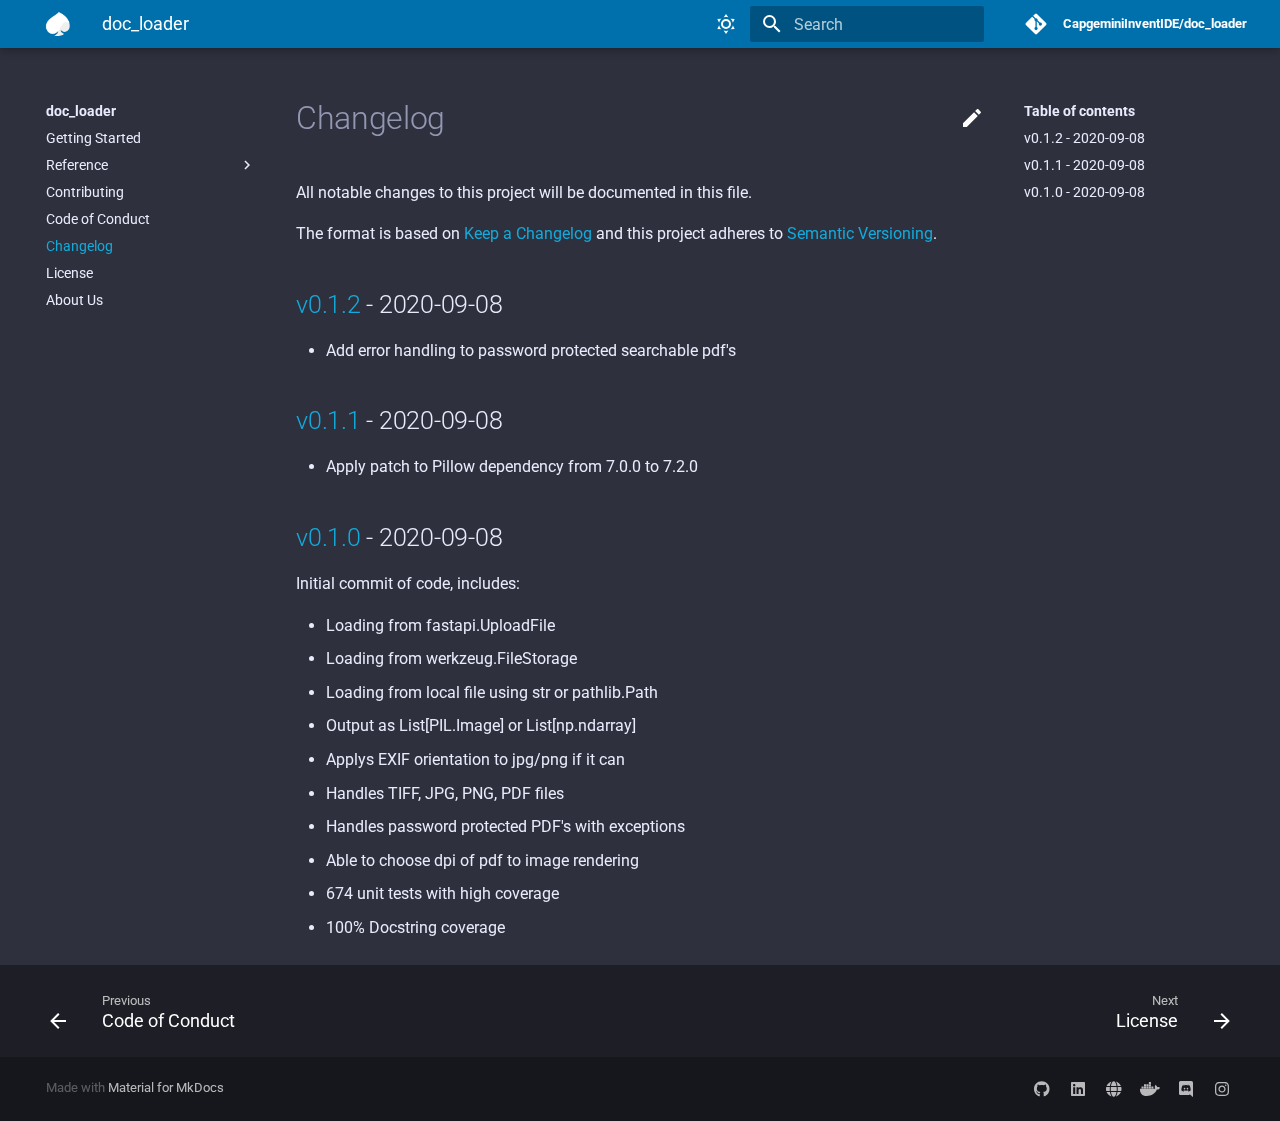
<file: changelog/index.html>
<!DOCTYPE html>

<html class="no-js" lang="en">
<head>
<meta charset="utf-8"/>
<meta content="width=device-width,initial-scale=1" name="viewport"/>
<meta content="Given werkzeug.FileStorage, fastapi.UploadFile or str file path as input it converts any image files(.pdf, .jpg, .png, .tiff) into list of PIL or numpy objects " name="description"/>
<link href="https://CapgeminiInventIDE.github.io/doc_loader/changelog/" rel="canonical"/>
<link href="../assets/imgs/favicon.ico" rel="shortcut icon"/>
<meta content="mkdocs-1.1.2, mkdocs-material-5.5.12" name="generator"/>
<title>Changelog - doc_loader</title>
<link href="../assets/stylesheets/main.4dd2dd8d.min.css" rel="stylesheet"/>
<link href="../assets/stylesheets/palette.6a5ad368.min.css" rel="stylesheet"/>
<link crossorigin="" href="https://fonts.gstatic.com" rel="preconnect"/>
<link href="https://fonts.googleapis.com/css?family=Roboto:300,400,400i,700%7CRoboto+Mono&amp;display=fallback" rel="stylesheet"/>
<style>body,input{font-family:"Roboto",-apple-system,BlinkMacSystemFont,Helvetica,Arial,sans-serif}code,kbd,pre{font-family:"Roboto Mono",SFMono-Regular,Consolas,Menlo,monospace}</style>
<link href="../assets/css/styles.css" rel="stylesheet"/>
</head>
<body data-md-color-accent="" data-md-color-primary="" data-md-color-scheme="youtube" dir="ltr">
<input autocomplete="off" class="md-toggle" data-md-toggle="drawer" id="__drawer" type="checkbox"/>
<input autocomplete="off" class="md-toggle" data-md-toggle="search" id="__search" type="checkbox"/>
<label class="md-overlay" for="__drawer"></label>
<div data-md-component="skip">
<a class="md-skip" href="#changelog">
          Skip to content
        </a>
</div>
<div data-md-component="announce">
</div>
<header class="md-header" data-md-component="header">
<nav aria-label="Header" class="md-header-nav md-grid">
<a aria-label="doc_loader" class="md-header-nav__button md-logo" href="https://CapgeminiInventIDE.github.io/doc_loader" title="doc_loader">
<img alt="logo" src="../assets/imgs/index.png"/>
</a>
<label class="md-header-nav__button md-icon" for="__drawer">
<svg viewbox="0 0 24 24" xmlns="http://www.w3.org/2000/svg"><path d="M3 6h18v2H3V6m0 5h18v2H3v-2m0 5h18v2H3v-2z"></path></svg>
</label>
<div class="md-header-nav__title" data-md-component="header-title">
<div class="md-header-nav__ellipsis">
<span class="md-header-nav__topic md-ellipsis">
                    doc_loader
                </span>
<span class="md-header-nav__topic md-ellipsis">
                    
                    Changelog
                    
                </span>
</div>
</div>
<div class="md-header-nav__options">
<button aria-label="Switch to light mode" class="md-header-nav__button md-icon" data-md-color-scheme="capgemini" data-md-state="visible" title="Switch to light mode">
<!-- <div class="md-source__icon md-icon"> -->
<svg viewbox="0 0 24 24" xmlns="http://www.w3.org/2000/svg"><path d="M12 7a5 5 0 015 5 5 5 0 01-5 5 5 5 0 01-5-5 5 5 0 015-5m0 2a3 3 0 00-3 3 3 3 0 003 3 3 3 0 003-3 3 3 0 00-3-3m0-7l2.39 3.42C13.65 5.15 12.84 5 12 5c-.84 0-1.65.15-2.39.42L12 2M3.34 7l4.16-.35A7.2 7.2 0 005.94 8.5c-.44.74-.69 1.5-.83 2.29L3.34 7m.02 10l1.76-3.77a7.131 7.131 0 002.38 4.14L3.36 17M20.65 7l-1.77 3.79a7.023 7.023 0 00-2.38-4.15l4.15.36m-.01 10l-4.14.36c.59-.51 1.12-1.14 1.54-1.86.42-.73.69-1.5.83-2.29L20.64 17M12 22l-2.41-3.44c.74.27 1.55.44 2.41.44.82 0 1.63-.17 2.37-.44L12 22z"></path></svg>
<!-- </div> -->
</button>
<button aria-label="Switch to dark mode" class="md-header-nav__button md-icon" data-md-color-scheme="slate" data-md-state="hidden" title="Switch to dark mode">
<svg viewbox="0 0 24 24" xmlns="http://www.w3.org/2000/svg"><path d="M17.75 4.09l-2.53 1.94.91 3.06-2.63-1.81-2.63 1.81.91-3.06-2.53-1.94L12.44 4l1.06-3 1.06 3 3.19.09m3.5 6.91l-1.64 1.25.59 1.98-1.7-1.17-1.7 1.17.59-1.98L15.75 11l2.06-.05L18.5 9l.69 1.95 2.06.05m-2.28 4.95c.83-.08 1.72 1.1 1.19 1.85-.32.45-.66.87-1.08 1.27C15.17 23 8.84 23 4.94 19.07c-3.91-3.9-3.91-10.24 0-14.14.4-.4.82-.76 1.27-1.08.75-.53 1.93.36 1.85 1.19-.27 2.86.69 5.83 2.89 8.02a9.96 9.96 0 008.02 2.89m-1.64 2.02a12.08 12.08 0 01-7.8-3.47c-2.17-2.19-3.33-5-3.49-7.82-2.81 3.14-2.7 7.96.31 10.98 3.02 3.01 7.84 3.12 10.98.31z"></path></svg>
</button>
</div>
<label class="md-header-nav__button md-icon" for="__search">
<svg viewbox="0 0 24 24" xmlns="http://www.w3.org/2000/svg"><path d="M9.5 3A6.5 6.5 0 0116 9.5c0 1.61-.59 3.09-1.56 4.23l.27.27h.79l5 5-1.5 1.5-5-5v-.79l-.27-.27A6.516 6.516 0 019.5 16 6.5 6.5 0 013 9.5 6.5 6.5 0 019.5 3m0 2C7 5 5 7 5 9.5S7 14 9.5 14 14 12 14 9.5 12 5 9.5 5z"></path></svg>
</label>
<div class="md-search" data-md-component="search" role="dialog">
<label class="md-search__overlay" for="__search"></label>
<div class="md-search__inner" role="search">
<form class="md-search__form" name="search">
<input aria-label="Search" autocapitalize="off" autocomplete="off" autocorrect="off" class="md-search__input" data-md-component="search-query" data-md-state="active" name="query" placeholder="Search" spellcheck="false" type="text"/>
<label class="md-search__icon md-icon" for="__search">
<svg viewbox="0 0 24 24" xmlns="http://www.w3.org/2000/svg"><path d="M9.5 3A6.5 6.5 0 0116 9.5c0 1.61-.59 3.09-1.56 4.23l.27.27h.79l5 5-1.5 1.5-5-5v-.79l-.27-.27A6.516 6.516 0 019.5 16 6.5 6.5 0 013 9.5 6.5 6.5 0 019.5 3m0 2C7 5 5 7 5 9.5S7 14 9.5 14 14 12 14 9.5 12 5 9.5 5z"></path></svg>
<svg viewbox="0 0 24 24" xmlns="http://www.w3.org/2000/svg"><path d="M20 11v2H8l5.5 5.5-1.42 1.42L4.16 12l7.92-7.92L13.5 5.5 8 11h12z"></path></svg>
</label>
<button aria-label="Clear" class="md-search__icon md-icon" data-md-component="search-reset" tabindex="-1" type="reset">
<svg viewbox="0 0 24 24" xmlns="http://www.w3.org/2000/svg"><path d="M19 6.41L17.59 5 12 10.59 6.41 5 5 6.41 10.59 12 5 17.59 6.41 19 12 13.41 17.59 19 19 17.59 13.41 12 19 6.41z"></path></svg>
</button>
</form>
<div class="md-search__output">
<div class="md-search__scrollwrap" data-md-scrollfix="">
<div class="md-search-result" data-md-component="search-result">
<div class="md-search-result__meta">
            Initializing search
          </div>
<ol class="md-search-result__list"></ol>
</div>
</div>
</div>
</div>
</div>
<div class="md-header-nav__source">
<a class="md-source" href="https://github.com/CapgeminiInventIDE/doc_loader/" title="Go to repository">
<div class="md-source__icon md-icon">
<svg viewbox="0 0 448 512" xmlns="http://www.w3.org/2000/svg"><path d="M439.55 236.05L244 40.45a28.87 28.87 0 00-40.81 0l-40.66 40.63 51.52 51.52c27.06-9.14 52.68 16.77 43.39 43.68l49.66 49.66c34.23-11.8 61.18 31 35.47 56.69-26.49 26.49-70.21-2.87-56-37.34L240.22 199v121.85c25.3 12.54 22.26 41.85 9.08 55a34.34 34.34 0 01-48.55 0c-17.57-17.6-11.07-46.91 11.25-56v-123c-20.8-8.51-24.6-30.74-18.64-45L142.57 101 8.45 235.14a28.86 28.86 0 000 40.81l195.61 195.6a28.86 28.86 0 0040.8 0l194.69-194.69a28.86 28.86 0 000-40.81z"></path></svg>
</div>
<div class="md-source__repository">
    CapgeminiInventIDE/doc_loader
  </div>
</a>
</div>
</nav>
</header>
<div class="md-container" data-md-component="container">
<main class="md-main" data-md-component="main">
<div class="md-main__inner md-grid">
<div class="md-sidebar md-sidebar--primary" data-md-component="navigation">
<div class="md-sidebar__scrollwrap">
<div class="md-sidebar__inner">
<nav aria-label="Navigation" class="md-nav md-nav--primary" data-md-level="0">
<label class="md-nav__title" for="__drawer">
<a aria-label="doc_loader" class="md-nav__button md-logo" href="https://CapgeminiInventIDE.github.io/doc_loader" title="doc_loader">
<img alt="logo" src="../assets/imgs/index.png"/>
</a>
    doc_loader
  </label>
<div class="md-nav__source">
<a class="md-source" href="https://github.com/CapgeminiInventIDE/doc_loader/" title="Go to repository">
<div class="md-source__icon md-icon">
<svg viewbox="0 0 448 512" xmlns="http://www.w3.org/2000/svg"><path d="M439.55 236.05L244 40.45a28.87 28.87 0 00-40.81 0l-40.66 40.63 51.52 51.52c27.06-9.14 52.68 16.77 43.39 43.68l49.66 49.66c34.23-11.8 61.18 31 35.47 56.69-26.49 26.49-70.21-2.87-56-37.34L240.22 199v121.85c25.3 12.54 22.26 41.85 9.08 55a34.34 34.34 0 01-48.55 0c-17.57-17.6-11.07-46.91 11.25-56v-123c-20.8-8.51-24.6-30.74-18.64-45L142.57 101 8.45 235.14a28.86 28.86 0 000 40.81l195.61 195.6a28.86 28.86 0 0040.8 0l194.69-194.69a28.86 28.86 0 000-40.81z"></path></svg>
</div>
<div class="md-source__repository">
    CapgeminiInventIDE/doc_loader
  </div>
</a>
</div>
<ul class="md-nav__list" data-md-scrollfix="">
<li class="md-nav__item">
<a class="md-nav__link" href=".." title="Getting Started">
      Getting Started
    </a>
</li>
<li class="md-nav__item md-nav__item--nested">
<input class="md-nav__toggle md-toggle" data-md-toggle="nav-2" id="nav-2" type="checkbox"/>
<label class="md-nav__link" for="nav-2">
      Reference
      <span class="md-nav__icon md-icon"></span>
</label>
<nav aria-label="Reference" class="md-nav" data-md-level="1">
<label class="md-nav__title" for="nav-2">
<span class="md-nav__icon md-icon"></span>
        Reference
      </label>
<ul class="md-nav__list" data-md-scrollfix="">
<li class="md-nav__item">
<a class="md-nav__link" href="../reference/doc_loader/" title="doc_loader.py">
      doc_loader.py
    </a>
</li>
<li class="md-nav__item">
<a class="md-nav__link" href="../reference/errors/" title="errors.py">
      errors.py
    </a>
</li>
<li class="md-nav__item">
<a class="md-nav__link" href="../reference/page_counter/" title="page_counter.py">
      page_counter.py
    </a>
</li>
<li class="md-nav__item">
<a class="md-nav__link" href="../reference/pdf_extract/" title="pdf_extract.py">
      pdf_extract.py
    </a>
</li>
<li class="md-nav__item">
<a class="md-nav__link" href="../reference/readers/" title="readers.py">
      readers.py
    </a>
</li>
<li class="md-nav__item">
<a class="md-nav__link" href="../reference/types/" title="types.py">
      types.py
    </a>
</li>
<li class="md-nav__item">
<a class="md-nav__link" href="../reference/utils/" title="utils.py">
      utils.py
    </a>
</li>
</ul>
</nav>
</li>
<li class="md-nav__item">
<a class="md-nav__link" href="../contributing/" title="Contributing">
      Contributing
    </a>
</li>
<li class="md-nav__item">
<a class="md-nav__link" href="../code_of_conduct/" title="Code of Conduct">
      Code of Conduct
    </a>
</li>
<li class="md-nav__item md-nav__item--active">
<input class="md-nav__toggle md-toggle" data-md-toggle="toc" id="__toc" type="checkbox"/>
<label class="md-nav__link md-nav__link--active" for="__toc">
        Changelog
        <span class="md-nav__icon md-icon"></span>
</label>
<a class="md-nav__link md-nav__link--active" href="./" title="Changelog">
      Changelog
    </a>
<!--
Copyright (c) 2016-2020 Martin Donath <martin.donath@squidfunk.com>
    Permission is hereby granted, free of charge, to any person obtaining a copy
    of this software and associated documentation files (the "Software"), to
    deal in the Software without restriction, including without limitation the
    rights to use, copy, modify, merge, publish, distribute, sublicense, and/or
    sell copies of the Software, and to permit persons to whom the Software is
    furnished to do so, subject to the following conditions:
    The above copyright notice and this permission notice shall be included in
    all copies or substantial portions of the Software.
    THE SOFTWARE IS PROVIDED "AS IS", WITHOUT WARRANTY OF ANY KIND, EXPRESS OR
    IMPLIED, INCLUDING BUT NOT LIMITED TO THE WARRANTIES OF MERCHANTABILITY,
    FITNESS FOR A PARTICULAR PURPOSE AND NON-INFRINGEMENT. IN NO EVENT SHALL THE
    AUTHORS OR COPYRIGHT HOLDERS BE LIABLE FOR ANY CLAIM, DAMAGES OR OTHER
    LIABILITY, WHETHER IN AN ACTION OF CONTRACT, TORT OR OTHERWISE, ARISING
    FROM, OUT OF OR IN CONNECTION WITH THE SOFTWARE OR THE USE OR OTHER DEALINGS
    IN THE SOFTWARE.
    -->
<!-- Table of contents -->
<nav aria-label="Table of contents" class="md-nav md-nav--secondary">
<!--
    Hack: check whether the content contains a h1 headline. If it does, the
    top-level anchor must be skipped, since it would be redundant to the link
    to the current page that is located just above the anchor. Therefore we
    directly continue with the children of the anchor.
  -->
<!-- Render item list -->
<label class="md-nav__title" for="__toc">
<span class="md-nav__icon md-icon"></span>
        Table of contents
    </label>
<ul class="md-nav__list" data-md-scrollfix="">
<li class="md-nav__item">
<a class="md-nav__link" href="#v012-2020-09-08">
    v0.1.2 - 2020-09-08
  </a>
</li>
<li class="md-nav__item">
<a class="md-nav__link" href="#v011-2020-09-08">
    v0.1.1 - 2020-09-08
  </a>
</li>
<li class="md-nav__item">
<a class="md-nav__link" href="#v010-2020-09-08">
    v0.1.0 - 2020-09-08
  </a>
</li>
</ul>
</nav>
</li>
<li class="md-nav__item">
<a class="md-nav__link" href="../license/" title="License">
      License
    </a>
</li>
<li class="md-nav__item">
<a class="md-nav__link" href="../about_us/" title="About Us">
      About Us
    </a>
</li>
</ul>
</nav>
</div>
</div>
</div>
<div class="md-sidebar md-sidebar--secondary" data-md-component="toc">
<div class="md-sidebar__scrollwrap">
<div class="md-sidebar__inner">
<!--
Copyright (c) 2016-2020 Martin Donath <martin.donath@squidfunk.com>
    Permission is hereby granted, free of charge, to any person obtaining a copy
    of this software and associated documentation files (the "Software"), to
    deal in the Software without restriction, including without limitation the
    rights to use, copy, modify, merge, publish, distribute, sublicense, and/or
    sell copies of the Software, and to permit persons to whom the Software is
    furnished to do so, subject to the following conditions:
    The above copyright notice and this permission notice shall be included in
    all copies or substantial portions of the Software.
    THE SOFTWARE IS PROVIDED "AS IS", WITHOUT WARRANTY OF ANY KIND, EXPRESS OR
    IMPLIED, INCLUDING BUT NOT LIMITED TO THE WARRANTIES OF MERCHANTABILITY,
    FITNESS FOR A PARTICULAR PURPOSE AND NON-INFRINGEMENT. IN NO EVENT SHALL THE
    AUTHORS OR COPYRIGHT HOLDERS BE LIABLE FOR ANY CLAIM, DAMAGES OR OTHER
    LIABILITY, WHETHER IN AN ACTION OF CONTRACT, TORT OR OTHERWISE, ARISING
    FROM, OUT OF OR IN CONNECTION WITH THE SOFTWARE OR THE USE OR OTHER DEALINGS
    IN THE SOFTWARE.
    -->
<!-- Table of contents -->
<nav aria-label="Table of contents" class="md-nav md-nav--secondary">
<!--
    Hack: check whether the content contains a h1 headline. If it does, the
    top-level anchor must be skipped, since it would be redundant to the link
    to the current page that is located just above the anchor. Therefore we
    directly continue with the children of the anchor.
  -->
<!-- Render item list -->
<label class="md-nav__title" for="__toc">
<span class="md-nav__icon md-icon"></span>
        Table of contents
    </label>
<ul class="md-nav__list" data-md-scrollfix="">
<li class="md-nav__item">
<a class="md-nav__link" href="#v012-2020-09-08">
    v0.1.2 - 2020-09-08
  </a>
</li>
<li class="md-nav__item">
<a class="md-nav__link" href="#v011-2020-09-08">
    v0.1.1 - 2020-09-08
  </a>
</li>
<li class="md-nav__item">
<a class="md-nav__link" href="#v010-2020-09-08">
    v0.1.0 - 2020-09-08
  </a>
</li>
</ul>
</nav>
</div>
</div>
</div>
<div class="md-content">
<article class="md-content__inner md-typeset">
<a class="md-content__button md-icon" href="https://github.com/CapgeminiInventIDE/doc_loader/edit/master/docs/changelog.md" title="Edit this page">
<svg viewbox="0 0 24 24" xmlns="http://www.w3.org/2000/svg"><path d="M20.71 7.04c.39-.39.39-1.04 0-1.41l-2.34-2.34c-.37-.39-1.02-.39-1.41 0l-1.84 1.83 3.75 3.75M3 17.25V21h3.75L17.81 9.93l-3.75-3.75L3 17.25z"></path></svg>
</a>
<h1 id="changelog">Changelog<a class="headerlink" href="#changelog" title="Permanent link">¤</a></h1>
<p>All notable changes to this project will be documented in this file.</p>
<p>The format is based on <a href="http://keepachangelog.com/en/1.0.0/">Keep a Changelog</a>
and this project adheres to <a href="http://semver.org/spec/v2.0.0.html">Semantic Versioning</a>.</p>
<h2 id="v012-2020-09-08"><a href="https://github.com/CapgeminiInventIDE/doc_loader/releases/tag/v0.1.2">v0.1.2</a> - 2020-09-08<a class="headerlink" href="#v012-2020-09-08" title="Permanent link">¤</a></h2>
<ul>
<li>Add error handling to password protected searchable pdf's</li>
</ul>
<h2 id="v011-2020-09-08"><a href="https://github.com/CapgeminiInventIDE/doc_loader/releases/tag/v0.1.1">v0.1.1</a> - 2020-09-08<a class="headerlink" href="#v011-2020-09-08" title="Permanent link">¤</a></h2>
<ul>
<li>Apply patch to Pillow dependency from 7.0.0 to 7.2.0</li>
</ul>
<h2 id="v010-2020-09-08"><a href="https://github.com/CapgeminiInventIDE/doc_loader/releases/tag/v0.1.0">v0.1.0</a> - 2020-09-08<a class="headerlink" href="#v010-2020-09-08" title="Permanent link">¤</a></h2>
<p>Initial commit of code, includes:</p>
<ul>
<li>Loading from fastapi.UploadFile</li>
<li>Loading from werkzeug.FileStorage</li>
<li>Loading from local file using str or pathlib.Path</li>
<li>Output as List[PIL.Image] or List[np.ndarray]</li>
<li>Applys EXIF orientation to jpg/png if it can</li>
<li>Handles TIFF, JPG, PNG, PDF files</li>
<li>Handles password protected PDF's with exceptions</li>
<li>Able to choose dpi of pdf to image rendering</li>
<li>674 unit tests with high coverage</li>
<li>100% Docstring coverage</li>
</ul>
</article>
</div>
</div>
</main>
<footer class="md-footer">
<div class="md-footer-nav">
<nav aria-label="Footer" class="md-footer-nav__inner md-grid">
<a class="md-footer-nav__link md-footer-nav__link--prev" href="../code_of_conduct/" rel="prev" title="Code of Conduct">
<div class="md-footer-nav__button md-icon">
<svg viewbox="0 0 24 24" xmlns="http://www.w3.org/2000/svg"><path d="M20 11v2H8l5.5 5.5-1.42 1.42L4.16 12l7.92-7.92L13.5 5.5 8 11h12z"></path></svg>
</div>
<div class="md-footer-nav__title">
<div class="md-ellipsis">
<span class="md-footer-nav__direction">
                  Previous
                </span>
                Code of Conduct
              </div>
</div>
</a>
<a class="md-footer-nav__link md-footer-nav__link--next" href="../license/" rel="next" title="License">
<div class="md-footer-nav__title">
<div class="md-ellipsis">
<span class="md-footer-nav__direction">
                  Next
                </span>
                License
              </div>
</div>
<div class="md-footer-nav__button md-icon">
<svg viewbox="0 0 24 24" xmlns="http://www.w3.org/2000/svg"><path d="M4 11v2h12l-5.5 5.5 1.42 1.42L19.84 12l-7.92-7.92L10.5 5.5 16 11H4z"></path></svg>
</div>
</a>
</nav>
</div>
<div class="md-footer-meta md-typeset">
<div class="md-footer-meta__inner md-grid">
<div class="md-footer-copyright">
        
        Made with
        <a href="https://squidfunk.github.io/mkdocs-material/" rel="noopener" target="_blank">
          Material for MkDocs
        </a>
</div>
<div class="md-footer-social">
<a class="md-footer-social__link" href="https://github.com/CapgeminiInventIDE" rel="noopener" target="_blank" title="github.com">
<svg viewbox="0 0 496 512" xmlns="http://www.w3.org/2000/svg"><path d="M165.9 397.4c0 2-2.3 3.6-5.2 3.6-3.3.3-5.6-1.3-5.6-3.6 0-2 2.3-3.6 5.2-3.6 3-.3 5.6 1.3 5.6 3.6zm-31.1-4.5c-.7 2 1.3 4.3 4.3 4.9 2.6 1 5.6 0 6.2-2s-1.3-4.3-4.3-5.2c-2.6-.7-5.5.3-6.2 2.3zm44.2-1.7c-2.9.7-4.9 2.6-4.6 4.9.3 2 2.9 3.3 5.9 2.6 2.9-.7 4.9-2.6 4.6-4.6-.3-1.9-3-3.2-5.9-2.9zM244.8 8C106.1 8 0 113.3 0 252c0 110.9 69.8 205.8 169.5 239.2 12.8 2.3 17.3-5.6 17.3-12.1 0-6.2-.3-40.4-.3-61.4 0 0-70 15-84.7-29.8 0 0-11.4-29.1-27.8-36.6 0 0-22.9-15.7 1.6-15.4 0 0 24.9 2 38.6 25.8 21.9 38.6 58.6 27.5 72.9 20.9 2.3-16 8.8-27.1 16-33.7-55.9-6.2-112.3-14.3-112.3-110.5 0-27.5 7.6-41.3 23.6-58.9-2.6-6.5-11.1-33.3 2.6-67.9 20.9-6.5 69 27 69 27 20-5.6 41.5-8.5 62.8-8.5s42.8 2.9 62.8 8.5c0 0 48.1-33.6 69-27 13.7 34.7 5.2 61.4 2.6 67.9 16 17.7 25.8 31.5 25.8 58.9 0 96.5-58.9 104.2-114.8 110.5 9.2 7.9 17 22.9 17 46.4 0 33.7-.3 75.4-.3 83.6 0 6.5 4.6 14.4 17.3 12.1C428.2 457.8 496 362.9 496 252 496 113.3 383.5 8 244.8 8zM97.2 352.9c-1.3 1-1 3.3.7 5.2 1.6 1.6 3.9 2.3 5.2 1 1.3-1 1-3.3-.7-5.2-1.6-1.6-3.9-2.3-5.2-1zm-10.8-8.1c-.7 1.3.3 2.9 2.3 3.9 1.6 1 3.6.7 4.3-.7.7-1.3-.3-2.9-2.3-3.9-2-.6-3.6-.3-4.3.7zm32.4 35.6c-1.6 1.3-1 4.3 1.3 6.2 2.3 2.3 5.2 2.6 6.5 1 1.3-1.3.7-4.3-1.3-6.2-2.2-2.3-5.2-2.6-6.5-1zm-11.4-14.7c-1.6 1-1.6 3.6 0 5.9 1.6 2.3 4.3 3.3 5.6 2.3 1.6-1.3 1.6-3.9 0-6.2-1.4-2.3-4-3.3-5.6-2z"></path></svg>
</a>
<a class="md-footer-social__link" href="https://www.linkedin.com/company/capgemini-invent" rel="noopener" target="_blank" title="www.linkedin.com">
<svg viewbox="0 0 448 512" xmlns="http://www.w3.org/2000/svg"><path d="M416 32H31.9C14.3 32 0 46.5 0 64.3v383.4C0 465.5 14.3 480 31.9 480H416c17.6 0 32-14.5 32-32.3V64.3c0-17.8-14.4-32.3-32-32.3zM135.4 416H69V202.2h66.5V416zm-33.2-243c-21.3 0-38.5-17.3-38.5-38.5S80.9 96 102.2 96c21.2 0 38.5 17.3 38.5 38.5 0 21.3-17.2 38.5-38.5 38.5zm282.1 243h-66.4V312c0-24.8-.5-56.7-34.5-56.7-34.6 0-39.9 27-39.9 54.9V416h-66.4V202.2h63.7v29.2h.9c8.9-16.8 30.6-34.5 62.9-34.5 67.2 0 79.7 44.3 79.7 101.9V416z"></path></svg>
</a>
<a class="md-footer-social__link" href="https://www.capgemini.com/service/invent/" rel="noopener" target="_blank" title="www.capgemini.com">
<svg viewbox="0 0 496 512" xmlns="http://www.w3.org/2000/svg"><path d="M336.5 160C322 70.7 287.8 8 248 8s-74 62.7-88.5 152h177zM152 256c0 22.2 1.2 43.5 3.3 64h185.3c2.1-20.5 3.3-41.8 3.3-64s-1.2-43.5-3.3-64H155.3c-2.1 20.5-3.3 41.8-3.3 64zm324.7-96c-28.6-67.9-86.5-120.4-158-141.6 24.4 33.8 41.2 84.7 50 141.6h108zM177.2 18.4C105.8 39.6 47.8 92.1 19.3 160h108c8.7-56.9 25.5-107.8 49.9-141.6zM487.4 192H372.7c2.1 21 3.3 42.5 3.3 64s-1.2 43-3.3 64h114.6c5.5-20.5 8.6-41.8 8.6-64s-3.1-43.5-8.5-64zM120 256c0-21.5 1.2-43 3.3-64H8.6C3.2 212.5 0 233.8 0 256s3.2 43.5 8.6 64h114.6c-2-21-3.2-42.5-3.2-64zm39.5 96c14.5 89.3 48.7 152 88.5 152s74-62.7 88.5-152h-177zm159.3 141.6c71.4-21.2 129.4-73.7 158-141.6h-108c-8.8 56.9-25.6 107.8-50 141.6zM19.3 352c28.6 67.9 86.5 120.4 158 141.6-24.4-33.8-41.2-84.7-50-141.6h-108z"></path></svg>
</a>
<a class="md-footer-social__link" href="https://hub.docker.com/orgs/capgeminiinventide" rel="noopener" target="_blank" title="hub.docker.com">
<svg viewbox="0 0 640 512" xmlns="http://www.w3.org/2000/svg"><path d="M349.9 236.3h-66.1v-59.4h66.1v59.4zm0-204.3h-66.1v60.7h66.1V32zm78.2 144.8H362v59.4h66.1v-59.4zm-156.3-72.1h-66.1v60.1h66.1v-60.1zm78.1 0h-66.1v60.1h66.1v-60.1zm276.8 100c-14.4-9.7-47.6-13.2-73.1-8.4-3.3-24-16.7-44.9-41.1-63.7l-14-9.3-9.3 14c-18.4 27.8-23.4 73.6-3.7 103.8-8.7 4.7-25.8 11.1-48.4 10.7H2.4c-8.7 50.8 5.8 116.8 44 162.1 37.1 43.9 92.7 66.2 165.4 66.2 157.4 0 273.9-72.5 328.4-204.2 21.4.4 67.6.1 91.3-45.2 1.5-2.5 6.6-13.2 8.5-17.1l-13.3-8.9zm-511.1-27.9h-66v59.4h66.1v-59.4zm78.1 0h-66.1v59.4h66.1v-59.4zm78.1 0h-66.1v59.4h66.1v-59.4zm-78.1-72.1h-66.1v60.1h66.1v-60.1z"></path></svg>
</a>
<a class="md-footer-social__link" href="https://discord.gg/rQcMtVE" rel="noopener" target="_blank" title="discord.gg">
<svg viewbox="0 0 448 512" xmlns="http://www.w3.org/2000/svg"><path d="M297.216 243.2c0 15.616-11.52 28.416-26.112 28.416-14.336 0-26.112-12.8-26.112-28.416s11.52-28.416 26.112-28.416c14.592 0 26.112 12.8 26.112 28.416zm-119.552-28.416c-14.592 0-26.112 12.8-26.112 28.416s11.776 28.416 26.112 28.416c14.592 0 26.112-12.8 26.112-28.416.256-15.616-11.52-28.416-26.112-28.416zM448 52.736V512c-64.494-56.994-43.868-38.128-118.784-107.776l13.568 47.36H52.48C23.552 451.584 0 428.032 0 398.848V52.736C0 23.552 23.552 0 52.48 0h343.04C424.448 0 448 23.552 448 52.736zm-72.96 242.688c0-82.432-36.864-149.248-36.864-149.248-36.864-27.648-71.936-26.88-71.936-26.88l-3.584 4.096c43.52 13.312 63.744 32.512 63.744 32.512-60.811-33.329-132.244-33.335-191.232-7.424-9.472 4.352-15.104 7.424-15.104 7.424s21.248-20.224 67.328-33.536l-2.56-3.072s-35.072-.768-71.936 26.88c0 0-36.864 66.816-36.864 149.248 0 0 21.504 37.12 78.08 38.912 0 0 9.472-11.52 17.152-21.248-32.512-9.728-44.8-30.208-44.8-30.208 3.766 2.636 9.976 6.053 10.496 6.4 43.21 24.198 104.588 32.126 159.744 8.96 8.96-3.328 18.944-8.192 29.44-15.104 0 0-12.8 20.992-46.336 30.464 7.68 9.728 16.896 20.736 16.896 20.736 56.576-1.792 78.336-38.912 78.336-38.912z"></path></svg>
</a>
<a class="md-footer-social__link" href="https://www.instagram.com/capgeminiinvent/" rel="noopener" target="_blank" title="www.instagram.com">
<svg viewbox="0 0 448 512" xmlns="http://www.w3.org/2000/svg"><path d="M224.1 141c-63.6 0-114.9 51.3-114.9 114.9s51.3 114.9 114.9 114.9S339 319.5 339 255.9 287.7 141 224.1 141zm0 189.6c-41.1 0-74.7-33.5-74.7-74.7s33.5-74.7 74.7-74.7 74.7 33.5 74.7 74.7-33.6 74.7-74.7 74.7zm146.4-194.3c0 14.9-12 26.8-26.8 26.8-14.9 0-26.8-12-26.8-26.8s12-26.8 26.8-26.8 26.8 12 26.8 26.8zm76.1 27.2c-1.7-35.9-9.9-67.7-36.2-93.9-26.2-26.2-58-34.4-93.9-36.2-37-2.1-147.9-2.1-184.9 0-35.8 1.7-67.6 9.9-93.9 36.1s-34.4 58-36.2 93.9c-2.1 37-2.1 147.9 0 184.9 1.7 35.9 9.9 67.7 36.2 93.9s58 34.4 93.9 36.2c37 2.1 147.9 2.1 184.9 0 35.9-1.7 67.7-9.9 93.9-36.2 26.2-26.2 34.4-58 36.2-93.9 2.1-37 2.1-147.8 0-184.8zM398.8 388c-7.8 19.6-22.9 34.7-42.6 42.6-29.5 11.7-99.5 9-132.1 9s-102.7 2.6-132.1-9c-19.6-7.8-34.7-22.9-42.6-42.6-11.7-29.5-9-99.5-9-132.1s-2.6-102.7 9-132.1c7.8-19.6 22.9-34.7 42.6-42.6 29.5-11.7 99.5-9 132.1-9s102.7-2.6 132.1 9c19.6 7.8 34.7 22.9 42.6 42.6 11.7 29.5 9 99.5 9 132.1s2.7 102.7-9 132.1z"></path></svg>
</a>
</div>
</div>
</div>
</footer>
</div>
<script src="../assets/javascripts/vendor.3636a4ec.min.js"></script>
<script src="../assets/javascripts/bundle.e9fe3281.min.js"></script><script id="__lang" type="application/json">{"clipboard.copy": "Copy to clipboard", "clipboard.copied": "Copied to clipboard", "search.config.lang": "en", "search.config.pipeline": "trimmer, stopWordFilter", "search.config.separator": "[\\s\\-]+", "search.result.placeholder": "Type to start searching", "search.result.none": "No matching documents", "search.result.one": "1 matching document", "search.result.other": "# matching documents"}</script>
<script>
        app = initialize({
          base: "..",
          features: [],
          search: Object.assign({
            worker: "../assets/javascripts/worker/search.5eca75d3.min.js"
          }, typeof search !== "undefined" && search)
        })
      </script>
<script src="../assets/js/theme.js"></script>
</body>
</html>
</file>
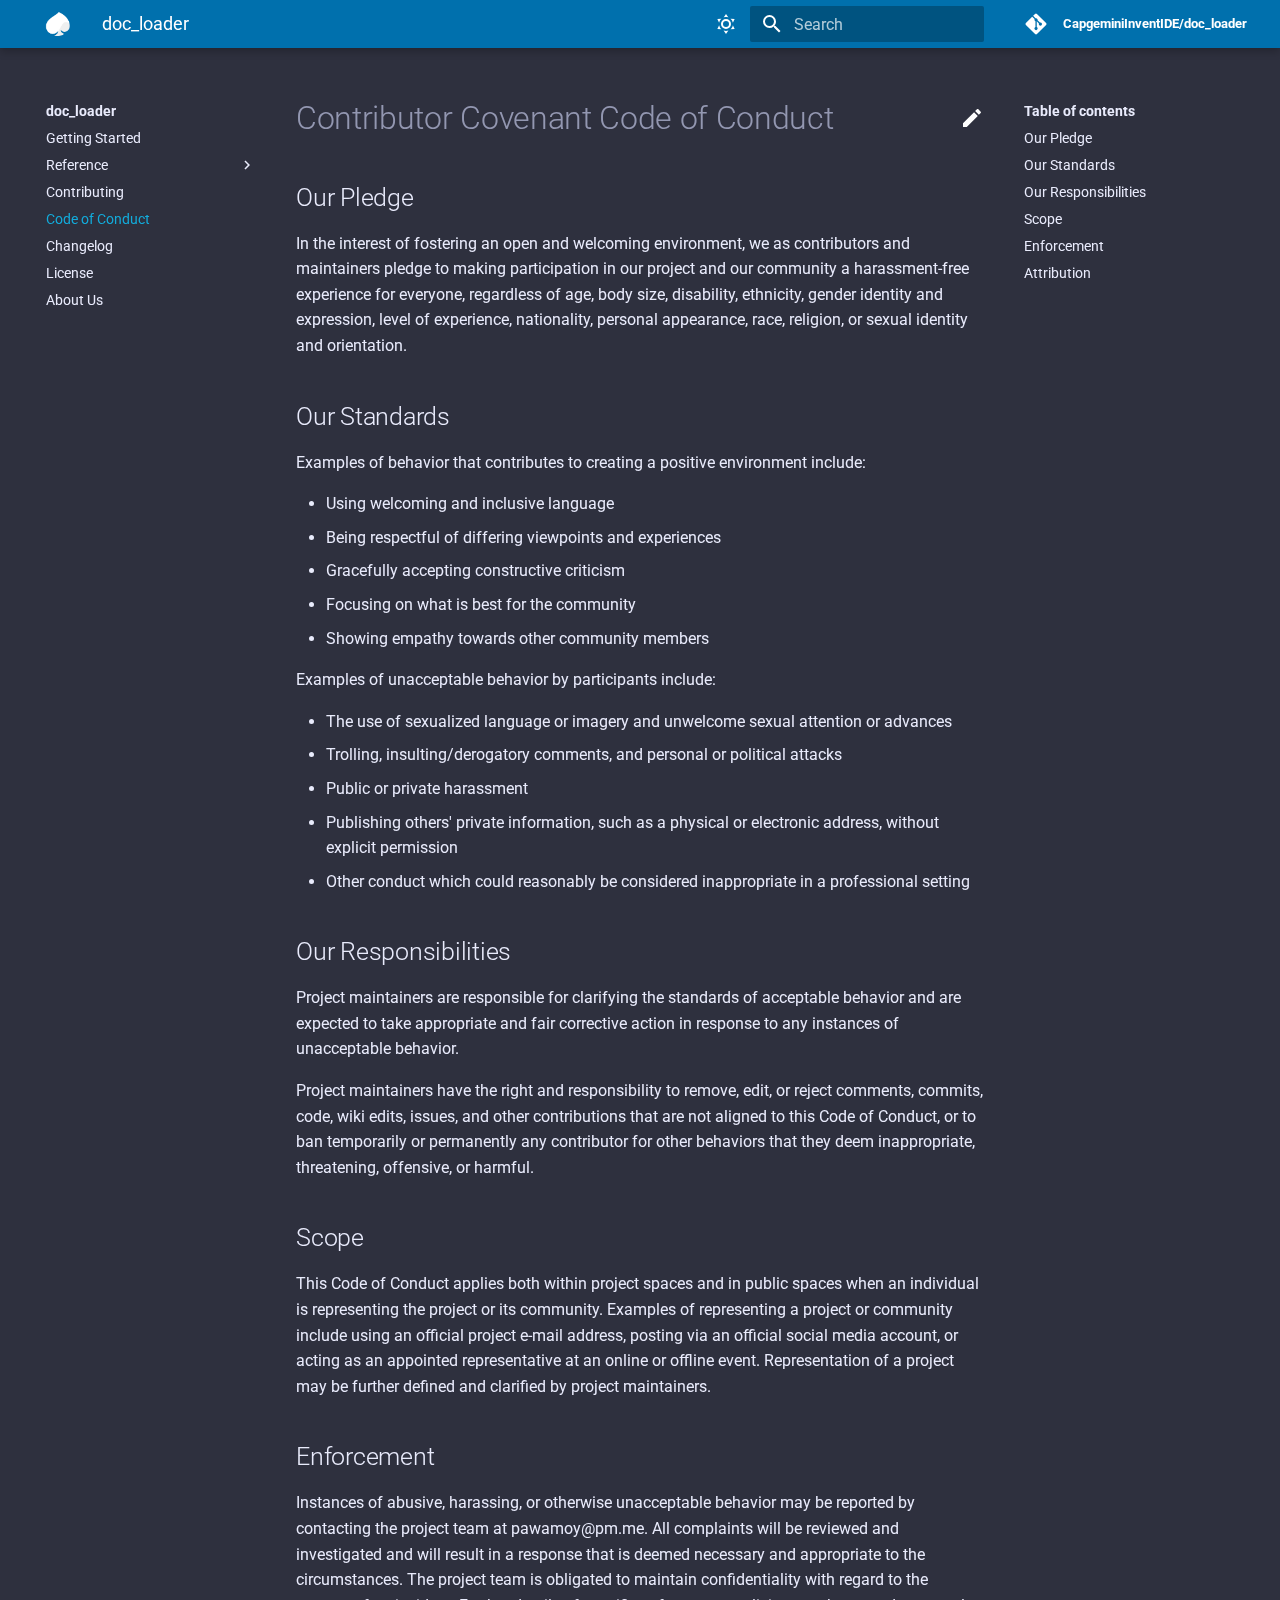
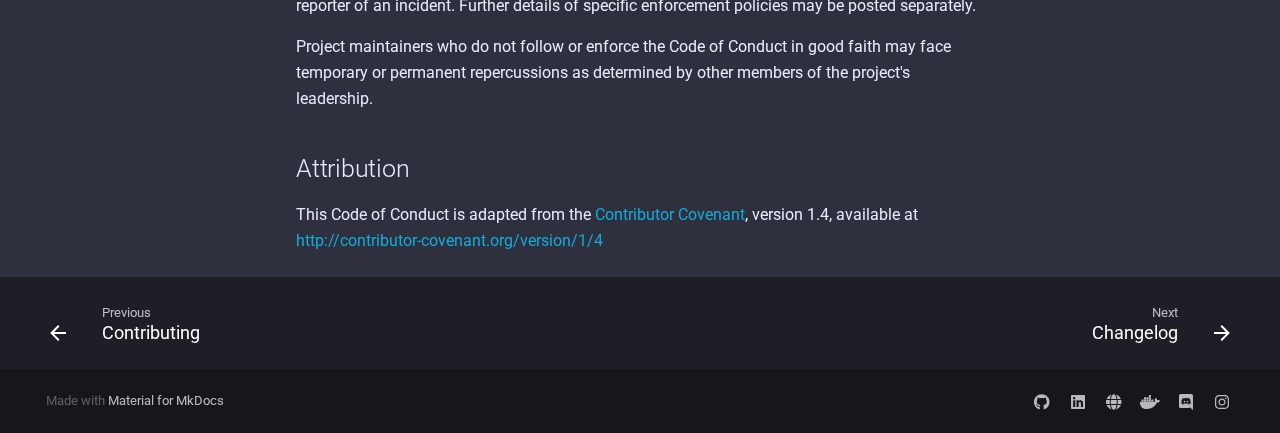
<file: code_of_conduct/index.html>
<!DOCTYPE html>

<html class="no-js" lang="en">
<head>
<meta charset="utf-8"/>
<meta content="width=device-width,initial-scale=1" name="viewport"/>
<meta content="Given werkzeug.FileStorage, fastapi.UploadFile or str file path as input it converts any image files(.pdf, .jpg, .png, .tiff) into list of PIL or numpy objects " name="description"/>
<link href="https://CapgeminiInventIDE.github.io/doc_loader/code_of_conduct/" rel="canonical"/>
<link href="../assets/imgs/favicon.ico" rel="shortcut icon"/>
<meta content="mkdocs-1.1.2, mkdocs-material-5.5.12" name="generator"/>
<title>Code of Conduct - doc_loader</title>
<link href="../assets/stylesheets/main.4dd2dd8d.min.css" rel="stylesheet"/>
<link href="../assets/stylesheets/palette.6a5ad368.min.css" rel="stylesheet"/>
<link crossorigin="" href="https://fonts.gstatic.com" rel="preconnect"/>
<link href="https://fonts.googleapis.com/css?family=Roboto:300,400,400i,700%7CRoboto+Mono&amp;display=fallback" rel="stylesheet"/>
<style>body,input{font-family:"Roboto",-apple-system,BlinkMacSystemFont,Helvetica,Arial,sans-serif}code,kbd,pre{font-family:"Roboto Mono",SFMono-Regular,Consolas,Menlo,monospace}</style>
<link href="../assets/css/styles.css" rel="stylesheet"/>
</head>
<body data-md-color-accent="" data-md-color-primary="" data-md-color-scheme="youtube" dir="ltr">
<input autocomplete="off" class="md-toggle" data-md-toggle="drawer" id="__drawer" type="checkbox"/>
<input autocomplete="off" class="md-toggle" data-md-toggle="search" id="__search" type="checkbox"/>
<label class="md-overlay" for="__drawer"></label>
<div data-md-component="skip">
<a class="md-skip" href="#contributor-covenant-code-of-conduct">
          Skip to content
        </a>
</div>
<div data-md-component="announce">
</div>
<header class="md-header" data-md-component="header">
<nav aria-label="Header" class="md-header-nav md-grid">
<a aria-label="doc_loader" class="md-header-nav__button md-logo" href="https://CapgeminiInventIDE.github.io/doc_loader" title="doc_loader">
<img alt="logo" src="../assets/imgs/index.png"/>
</a>
<label class="md-header-nav__button md-icon" for="__drawer">
<svg viewbox="0 0 24 24" xmlns="http://www.w3.org/2000/svg"><path d="M3 6h18v2H3V6m0 5h18v2H3v-2m0 5h18v2H3v-2z"></path></svg>
</label>
<div class="md-header-nav__title" data-md-component="header-title">
<div class="md-header-nav__ellipsis">
<span class="md-header-nav__topic md-ellipsis">
                    doc_loader
                </span>
<span class="md-header-nav__topic md-ellipsis">
                    
                    Code of Conduct
                    
                </span>
</div>
</div>
<div class="md-header-nav__options">
<button aria-label="Switch to light mode" class="md-header-nav__button md-icon" data-md-color-scheme="capgemini" data-md-state="visible" title="Switch to light mode">
<!-- <div class="md-source__icon md-icon"> -->
<svg viewbox="0 0 24 24" xmlns="http://www.w3.org/2000/svg"><path d="M12 7a5 5 0 015 5 5 5 0 01-5 5 5 5 0 01-5-5 5 5 0 015-5m0 2a3 3 0 00-3 3 3 3 0 003 3 3 3 0 003-3 3 3 0 00-3-3m0-7l2.39 3.42C13.65 5.15 12.84 5 12 5c-.84 0-1.65.15-2.39.42L12 2M3.34 7l4.16-.35A7.2 7.2 0 005.94 8.5c-.44.74-.69 1.5-.83 2.29L3.34 7m.02 10l1.76-3.77a7.131 7.131 0 002.38 4.14L3.36 17M20.65 7l-1.77 3.79a7.023 7.023 0 00-2.38-4.15l4.15.36m-.01 10l-4.14.36c.59-.51 1.12-1.14 1.54-1.86.42-.73.69-1.5.83-2.29L20.64 17M12 22l-2.41-3.44c.74.27 1.55.44 2.41.44.82 0 1.63-.17 2.37-.44L12 22z"></path></svg>
<!-- </div> -->
</button>
<button aria-label="Switch to dark mode" class="md-header-nav__button md-icon" data-md-color-scheme="slate" data-md-state="hidden" title="Switch to dark mode">
<svg viewbox="0 0 24 24" xmlns="http://www.w3.org/2000/svg"><path d="M17.75 4.09l-2.53 1.94.91 3.06-2.63-1.81-2.63 1.81.91-3.06-2.53-1.94L12.44 4l1.06-3 1.06 3 3.19.09m3.5 6.91l-1.64 1.25.59 1.98-1.7-1.17-1.7 1.17.59-1.98L15.75 11l2.06-.05L18.5 9l.69 1.95 2.06.05m-2.28 4.95c.83-.08 1.72 1.1 1.19 1.85-.32.45-.66.87-1.08 1.27C15.17 23 8.84 23 4.94 19.07c-3.91-3.9-3.91-10.24 0-14.14.4-.4.82-.76 1.27-1.08.75-.53 1.93.36 1.85 1.19-.27 2.86.69 5.83 2.89 8.02a9.96 9.96 0 008.02 2.89m-1.64 2.02a12.08 12.08 0 01-7.8-3.47c-2.17-2.19-3.33-5-3.49-7.82-2.81 3.14-2.7 7.96.31 10.98 3.02 3.01 7.84 3.12 10.98.31z"></path></svg>
</button>
</div>
<label class="md-header-nav__button md-icon" for="__search">
<svg viewbox="0 0 24 24" xmlns="http://www.w3.org/2000/svg"><path d="M9.5 3A6.5 6.5 0 0116 9.5c0 1.61-.59 3.09-1.56 4.23l.27.27h.79l5 5-1.5 1.5-5-5v-.79l-.27-.27A6.516 6.516 0 019.5 16 6.5 6.5 0 013 9.5 6.5 6.5 0 019.5 3m0 2C7 5 5 7 5 9.5S7 14 9.5 14 14 12 14 9.5 12 5 9.5 5z"></path></svg>
</label>
<div class="md-search" data-md-component="search" role="dialog">
<label class="md-search__overlay" for="__search"></label>
<div class="md-search__inner" role="search">
<form class="md-search__form" name="search">
<input aria-label="Search" autocapitalize="off" autocomplete="off" autocorrect="off" class="md-search__input" data-md-component="search-query" data-md-state="active" name="query" placeholder="Search" spellcheck="false" type="text"/>
<label class="md-search__icon md-icon" for="__search">
<svg viewbox="0 0 24 24" xmlns="http://www.w3.org/2000/svg"><path d="M9.5 3A6.5 6.5 0 0116 9.5c0 1.61-.59 3.09-1.56 4.23l.27.27h.79l5 5-1.5 1.5-5-5v-.79l-.27-.27A6.516 6.516 0 019.5 16 6.5 6.5 0 013 9.5 6.5 6.5 0 019.5 3m0 2C7 5 5 7 5 9.5S7 14 9.5 14 14 12 14 9.5 12 5 9.5 5z"></path></svg>
<svg viewbox="0 0 24 24" xmlns="http://www.w3.org/2000/svg"><path d="M20 11v2H8l5.5 5.5-1.42 1.42L4.16 12l7.92-7.92L13.5 5.5 8 11h12z"></path></svg>
</label>
<button aria-label="Clear" class="md-search__icon md-icon" data-md-component="search-reset" tabindex="-1" type="reset">
<svg viewbox="0 0 24 24" xmlns="http://www.w3.org/2000/svg"><path d="M19 6.41L17.59 5 12 10.59 6.41 5 5 6.41 10.59 12 5 17.59 6.41 19 12 13.41 17.59 19 19 17.59 13.41 12 19 6.41z"></path></svg>
</button>
</form>
<div class="md-search__output">
<div class="md-search__scrollwrap" data-md-scrollfix="">
<div class="md-search-result" data-md-component="search-result">
<div class="md-search-result__meta">
            Initializing search
          </div>
<ol class="md-search-result__list"></ol>
</div>
</div>
</div>
</div>
</div>
<div class="md-header-nav__source">
<a class="md-source" href="https://github.com/CapgeminiInventIDE/doc_loader/" title="Go to repository">
<div class="md-source__icon md-icon">
<svg viewbox="0 0 448 512" xmlns="http://www.w3.org/2000/svg"><path d="M439.55 236.05L244 40.45a28.87 28.87 0 00-40.81 0l-40.66 40.63 51.52 51.52c27.06-9.14 52.68 16.77 43.39 43.68l49.66 49.66c34.23-11.8 61.18 31 35.47 56.69-26.49 26.49-70.21-2.87-56-37.34L240.22 199v121.85c25.3 12.54 22.26 41.85 9.08 55a34.34 34.34 0 01-48.55 0c-17.57-17.6-11.07-46.91 11.25-56v-123c-20.8-8.51-24.6-30.74-18.64-45L142.57 101 8.45 235.14a28.86 28.86 0 000 40.81l195.61 195.6a28.86 28.86 0 0040.8 0l194.69-194.69a28.86 28.86 0 000-40.81z"></path></svg>
</div>
<div class="md-source__repository">
    CapgeminiInventIDE/doc_loader
  </div>
</a>
</div>
</nav>
</header>
<div class="md-container" data-md-component="container">
<main class="md-main" data-md-component="main">
<div class="md-main__inner md-grid">
<div class="md-sidebar md-sidebar--primary" data-md-component="navigation">
<div class="md-sidebar__scrollwrap">
<div class="md-sidebar__inner">
<nav aria-label="Navigation" class="md-nav md-nav--primary" data-md-level="0">
<label class="md-nav__title" for="__drawer">
<a aria-label="doc_loader" class="md-nav__button md-logo" href="https://CapgeminiInventIDE.github.io/doc_loader" title="doc_loader">
<img alt="logo" src="../assets/imgs/index.png"/>
</a>
    doc_loader
  </label>
<div class="md-nav__source">
<a class="md-source" href="https://github.com/CapgeminiInventIDE/doc_loader/" title="Go to repository">
<div class="md-source__icon md-icon">
<svg viewbox="0 0 448 512" xmlns="http://www.w3.org/2000/svg"><path d="M439.55 236.05L244 40.45a28.87 28.87 0 00-40.81 0l-40.66 40.63 51.52 51.52c27.06-9.14 52.68 16.77 43.39 43.68l49.66 49.66c34.23-11.8 61.18 31 35.47 56.69-26.49 26.49-70.21-2.87-56-37.34L240.22 199v121.85c25.3 12.54 22.26 41.85 9.08 55a34.34 34.34 0 01-48.55 0c-17.57-17.6-11.07-46.91 11.25-56v-123c-20.8-8.51-24.6-30.74-18.64-45L142.57 101 8.45 235.14a28.86 28.86 0 000 40.81l195.61 195.6a28.86 28.86 0 0040.8 0l194.69-194.69a28.86 28.86 0 000-40.81z"></path></svg>
</div>
<div class="md-source__repository">
    CapgeminiInventIDE/doc_loader
  </div>
</a>
</div>
<ul class="md-nav__list" data-md-scrollfix="">
<li class="md-nav__item">
<a class="md-nav__link" href=".." title="Getting Started">
      Getting Started
    </a>
</li>
<li class="md-nav__item md-nav__item--nested">
<input class="md-nav__toggle md-toggle" data-md-toggle="nav-2" id="nav-2" type="checkbox"/>
<label class="md-nav__link" for="nav-2">
      Reference
      <span class="md-nav__icon md-icon"></span>
</label>
<nav aria-label="Reference" class="md-nav" data-md-level="1">
<label class="md-nav__title" for="nav-2">
<span class="md-nav__icon md-icon"></span>
        Reference
      </label>
<ul class="md-nav__list" data-md-scrollfix="">
<li class="md-nav__item">
<a class="md-nav__link" href="../reference/doc_loader/" title="doc_loader.py">
      doc_loader.py
    </a>
</li>
<li class="md-nav__item">
<a class="md-nav__link" href="../reference/errors/" title="errors.py">
      errors.py
    </a>
</li>
<li class="md-nav__item">
<a class="md-nav__link" href="../reference/page_counter/" title="page_counter.py">
      page_counter.py
    </a>
</li>
<li class="md-nav__item">
<a class="md-nav__link" href="../reference/pdf_extract/" title="pdf_extract.py">
      pdf_extract.py
    </a>
</li>
<li class="md-nav__item">
<a class="md-nav__link" href="../reference/readers/" title="readers.py">
      readers.py
    </a>
</li>
<li class="md-nav__item">
<a class="md-nav__link" href="../reference/types/" title="types.py">
      types.py
    </a>
</li>
<li class="md-nav__item">
<a class="md-nav__link" href="../reference/utils/" title="utils.py">
      utils.py
    </a>
</li>
</ul>
</nav>
</li>
<li class="md-nav__item">
<a class="md-nav__link" href="../contributing/" title="Contributing">
      Contributing
    </a>
</li>
<li class="md-nav__item md-nav__item--active">
<input class="md-nav__toggle md-toggle" data-md-toggle="toc" id="__toc" type="checkbox"/>
<label class="md-nav__link md-nav__link--active" for="__toc">
        Code of Conduct
        <span class="md-nav__icon md-icon"></span>
</label>
<a class="md-nav__link md-nav__link--active" href="./" title="Code of Conduct">
      Code of Conduct
    </a>
<!--
Copyright (c) 2016-2020 Martin Donath <martin.donath@squidfunk.com>
    Permission is hereby granted, free of charge, to any person obtaining a copy
    of this software and associated documentation files (the "Software"), to
    deal in the Software without restriction, including without limitation the
    rights to use, copy, modify, merge, publish, distribute, sublicense, and/or
    sell copies of the Software, and to permit persons to whom the Software is
    furnished to do so, subject to the following conditions:
    The above copyright notice and this permission notice shall be included in
    all copies or substantial portions of the Software.
    THE SOFTWARE IS PROVIDED "AS IS", WITHOUT WARRANTY OF ANY KIND, EXPRESS OR
    IMPLIED, INCLUDING BUT NOT LIMITED TO THE WARRANTIES OF MERCHANTABILITY,
    FITNESS FOR A PARTICULAR PURPOSE AND NON-INFRINGEMENT. IN NO EVENT SHALL THE
    AUTHORS OR COPYRIGHT HOLDERS BE LIABLE FOR ANY CLAIM, DAMAGES OR OTHER
    LIABILITY, WHETHER IN AN ACTION OF CONTRACT, TORT OR OTHERWISE, ARISING
    FROM, OUT OF OR IN CONNECTION WITH THE SOFTWARE OR THE USE OR OTHER DEALINGS
    IN THE SOFTWARE.
    -->
<!-- Table of contents -->
<nav aria-label="Table of contents" class="md-nav md-nav--secondary">
<!--
    Hack: check whether the content contains a h1 headline. If it does, the
    top-level anchor must be skipped, since it would be redundant to the link
    to the current page that is located just above the anchor. Therefore we
    directly continue with the children of the anchor.
  -->
<!-- Render item list -->
<label class="md-nav__title" for="__toc">
<span class="md-nav__icon md-icon"></span>
        Table of contents
    </label>
<ul class="md-nav__list" data-md-scrollfix="">
<li class="md-nav__item">
<a class="md-nav__link" href="#our-pledge">
    Our Pledge
  </a>
</li>
<li class="md-nav__item">
<a class="md-nav__link" href="#our-standards">
    Our Standards
  </a>
</li>
<li class="md-nav__item">
<a class="md-nav__link" href="#our-responsibilities">
    Our Responsibilities
  </a>
</li>
<li class="md-nav__item">
<a class="md-nav__link" href="#scope">
    Scope
  </a>
</li>
<li class="md-nav__item">
<a class="md-nav__link" href="#enforcement">
    Enforcement
  </a>
</li>
<li class="md-nav__item">
<a class="md-nav__link" href="#attribution">
    Attribution
  </a>
</li>
</ul>
</nav>
</li>
<li class="md-nav__item">
<a class="md-nav__link" href="../changelog/" title="Changelog">
      Changelog
    </a>
</li>
<li class="md-nav__item">
<a class="md-nav__link" href="../license/" title="License">
      License
    </a>
</li>
<li class="md-nav__item">
<a class="md-nav__link" href="../about_us/" title="About Us">
      About Us
    </a>
</li>
</ul>
</nav>
</div>
</div>
</div>
<div class="md-sidebar md-sidebar--secondary" data-md-component="toc">
<div class="md-sidebar__scrollwrap">
<div class="md-sidebar__inner">
<!--
Copyright (c) 2016-2020 Martin Donath <martin.donath@squidfunk.com>
    Permission is hereby granted, free of charge, to any person obtaining a copy
    of this software and associated documentation files (the "Software"), to
    deal in the Software without restriction, including without limitation the
    rights to use, copy, modify, merge, publish, distribute, sublicense, and/or
    sell copies of the Software, and to permit persons to whom the Software is
    furnished to do so, subject to the following conditions:
    The above copyright notice and this permission notice shall be included in
    all copies or substantial portions of the Software.
    THE SOFTWARE IS PROVIDED "AS IS", WITHOUT WARRANTY OF ANY KIND, EXPRESS OR
    IMPLIED, INCLUDING BUT NOT LIMITED TO THE WARRANTIES OF MERCHANTABILITY,
    FITNESS FOR A PARTICULAR PURPOSE AND NON-INFRINGEMENT. IN NO EVENT SHALL THE
    AUTHORS OR COPYRIGHT HOLDERS BE LIABLE FOR ANY CLAIM, DAMAGES OR OTHER
    LIABILITY, WHETHER IN AN ACTION OF CONTRACT, TORT OR OTHERWISE, ARISING
    FROM, OUT OF OR IN CONNECTION WITH THE SOFTWARE OR THE USE OR OTHER DEALINGS
    IN THE SOFTWARE.
    -->
<!-- Table of contents -->
<nav aria-label="Table of contents" class="md-nav md-nav--secondary">
<!--
    Hack: check whether the content contains a h1 headline. If it does, the
    top-level anchor must be skipped, since it would be redundant to the link
    to the current page that is located just above the anchor. Therefore we
    directly continue with the children of the anchor.
  -->
<!-- Render item list -->
<label class="md-nav__title" for="__toc">
<span class="md-nav__icon md-icon"></span>
        Table of contents
    </label>
<ul class="md-nav__list" data-md-scrollfix="">
<li class="md-nav__item">
<a class="md-nav__link" href="#our-pledge">
    Our Pledge
  </a>
</li>
<li class="md-nav__item">
<a class="md-nav__link" href="#our-standards">
    Our Standards
  </a>
</li>
<li class="md-nav__item">
<a class="md-nav__link" href="#our-responsibilities">
    Our Responsibilities
  </a>
</li>
<li class="md-nav__item">
<a class="md-nav__link" href="#scope">
    Scope
  </a>
</li>
<li class="md-nav__item">
<a class="md-nav__link" href="#enforcement">
    Enforcement
  </a>
</li>
<li class="md-nav__item">
<a class="md-nav__link" href="#attribution">
    Attribution
  </a>
</li>
</ul>
</nav>
</div>
</div>
</div>
<div class="md-content">
<article class="md-content__inner md-typeset">
<a class="md-content__button md-icon" href="https://github.com/CapgeminiInventIDE/doc_loader/edit/master/docs/code_of_conduct.md" title="Edit this page">
<svg viewbox="0 0 24 24" xmlns="http://www.w3.org/2000/svg"><path d="M20.71 7.04c.39-.39.39-1.04 0-1.41l-2.34-2.34c-.37-.39-1.02-.39-1.41 0l-1.84 1.83 3.75 3.75M3 17.25V21h3.75L17.81 9.93l-3.75-3.75L3 17.25z"></path></svg>
</a>
<h1 id="contributor-covenant-code-of-conduct">Contributor Covenant Code of Conduct<a class="headerlink" href="#contributor-covenant-code-of-conduct" title="Permanent link">¤</a></h1>
<h2 id="our-pledge">Our Pledge<a class="headerlink" href="#our-pledge" title="Permanent link">¤</a></h2>
<p>In the interest of fostering an open and welcoming environment, we as
contributors and maintainers pledge to making participation in our project and
our community a harassment-free experience for everyone, regardless of age, body
size, disability, ethnicity, gender identity and expression, level of experience,
nationality, personal appearance, race, religion, or sexual identity and
orientation.</p>
<h2 id="our-standards">Our Standards<a class="headerlink" href="#our-standards" title="Permanent link">¤</a></h2>
<p>Examples of behavior that contributes to creating a positive environment
include:</p>
<ul>
<li>Using welcoming and inclusive language</li>
<li>Being respectful of differing viewpoints and experiences</li>
<li>Gracefully accepting constructive criticism</li>
<li>Focusing on what is best for the community</li>
<li>Showing empathy towards other community members</li>
</ul>
<p>Examples of unacceptable behavior by participants include:</p>
<ul>
<li>The use of sexualized language or imagery and unwelcome sexual attention or
advances</li>
<li>Trolling, insulting/derogatory comments, and personal or political attacks</li>
<li>Public or private harassment</li>
<li>Publishing others' private information, such as a physical or electronic
  address, without explicit permission</li>
<li>Other conduct which could reasonably be considered inappropriate in a
  professional setting</li>
</ul>
<h2 id="our-responsibilities">Our Responsibilities<a class="headerlink" href="#our-responsibilities" title="Permanent link">¤</a></h2>
<p>Project maintainers are responsible for clarifying the standards of acceptable
behavior and are expected to take appropriate and fair corrective action in
response to any instances of unacceptable behavior.</p>
<p>Project maintainers have the right and responsibility to remove, edit, or
reject comments, commits, code, wiki edits, issues, and other contributions
that are not aligned to this Code of Conduct, or to ban temporarily or
permanently any contributor for other behaviors that they deem inappropriate,
threatening, offensive, or harmful.</p>
<h2 id="scope">Scope<a class="headerlink" href="#scope" title="Permanent link">¤</a></h2>
<p>This Code of Conduct applies both within project spaces and in public spaces
when an individual is representing the project or its community. Examples of
representing a project or community include using an official project e-mail
address, posting via an official social media account, or acting as an appointed
representative at an online or offline event. Representation of a project may be
further defined and clarified by project maintainers.</p>
<h2 id="enforcement">Enforcement<a class="headerlink" href="#enforcement" title="Permanent link">¤</a></h2>
<p>Instances of abusive, harassing, or otherwise unacceptable behavior may be
reported by contacting the project team at pawamoy@pm.me. All
complaints will be reviewed and investigated and will result in a response that
is deemed necessary and appropriate to the circumstances. The project team is
obligated to maintain confidentiality with regard to the reporter of an incident.
Further details of specific enforcement policies may be posted separately.</p>
<p>Project maintainers who do not follow or enforce the Code of Conduct in good
faith may face temporary or permanent repercussions as determined by other
members of the project's leadership.</p>
<h2 id="attribution">Attribution<a class="headerlink" href="#attribution" title="Permanent link">¤</a></h2>
<p>This Code of Conduct is adapted from the <a href="http://contributor-covenant.org">Contributor Covenant</a>, version 1.4,
available at <a href="http://contributor-covenant.org/version/1/4/">http://contributor-covenant.org/version/1/4</a></p>
</article>
</div>
</div>
</main>
<footer class="md-footer">
<div class="md-footer-nav">
<nav aria-label="Footer" class="md-footer-nav__inner md-grid">
<a class="md-footer-nav__link md-footer-nav__link--prev" href="../contributing/" rel="prev" title="Contributing">
<div class="md-footer-nav__button md-icon">
<svg viewbox="0 0 24 24" xmlns="http://www.w3.org/2000/svg"><path d="M20 11v2H8l5.5 5.5-1.42 1.42L4.16 12l7.92-7.92L13.5 5.5 8 11h12z"></path></svg>
</div>
<div class="md-footer-nav__title">
<div class="md-ellipsis">
<span class="md-footer-nav__direction">
                  Previous
                </span>
                Contributing
              </div>
</div>
</a>
<a class="md-footer-nav__link md-footer-nav__link--next" href="../changelog/" rel="next" title="Changelog">
<div class="md-footer-nav__title">
<div class="md-ellipsis">
<span class="md-footer-nav__direction">
                  Next
                </span>
                Changelog
              </div>
</div>
<div class="md-footer-nav__button md-icon">
<svg viewbox="0 0 24 24" xmlns="http://www.w3.org/2000/svg"><path d="M4 11v2h12l-5.5 5.5 1.42 1.42L19.84 12l-7.92-7.92L10.5 5.5 16 11H4z"></path></svg>
</div>
</a>
</nav>
</div>
<div class="md-footer-meta md-typeset">
<div class="md-footer-meta__inner md-grid">
<div class="md-footer-copyright">
        
        Made with
        <a href="https://squidfunk.github.io/mkdocs-material/" rel="noopener" target="_blank">
          Material for MkDocs
        </a>
</div>
<div class="md-footer-social">
<a class="md-footer-social__link" href="https://github.com/CapgeminiInventIDE" rel="noopener" target="_blank" title="github.com">
<svg viewbox="0 0 496 512" xmlns="http://www.w3.org/2000/svg"><path d="M165.9 397.4c0 2-2.3 3.6-5.2 3.6-3.3.3-5.6-1.3-5.6-3.6 0-2 2.3-3.6 5.2-3.6 3-.3 5.6 1.3 5.6 3.6zm-31.1-4.5c-.7 2 1.3 4.3 4.3 4.9 2.6 1 5.6 0 6.2-2s-1.3-4.3-4.3-5.2c-2.6-.7-5.5.3-6.2 2.3zm44.2-1.7c-2.9.7-4.9 2.6-4.6 4.9.3 2 2.9 3.3 5.9 2.6 2.9-.7 4.9-2.6 4.6-4.6-.3-1.9-3-3.2-5.9-2.9zM244.8 8C106.1 8 0 113.3 0 252c0 110.9 69.8 205.8 169.5 239.2 12.8 2.3 17.3-5.6 17.3-12.1 0-6.2-.3-40.4-.3-61.4 0 0-70 15-84.7-29.8 0 0-11.4-29.1-27.8-36.6 0 0-22.9-15.7 1.6-15.4 0 0 24.9 2 38.6 25.8 21.9 38.6 58.6 27.5 72.9 20.9 2.3-16 8.8-27.1 16-33.7-55.9-6.2-112.3-14.3-112.3-110.5 0-27.5 7.6-41.3 23.6-58.9-2.6-6.5-11.1-33.3 2.6-67.9 20.9-6.5 69 27 69 27 20-5.6 41.5-8.5 62.8-8.5s42.8 2.9 62.8 8.5c0 0 48.1-33.6 69-27 13.7 34.7 5.2 61.4 2.6 67.9 16 17.7 25.8 31.5 25.8 58.9 0 96.5-58.9 104.2-114.8 110.5 9.2 7.9 17 22.9 17 46.4 0 33.7-.3 75.4-.3 83.6 0 6.5 4.6 14.4 17.3 12.1C428.2 457.8 496 362.9 496 252 496 113.3 383.5 8 244.8 8zM97.2 352.9c-1.3 1-1 3.3.7 5.2 1.6 1.6 3.9 2.3 5.2 1 1.3-1 1-3.3-.7-5.2-1.6-1.6-3.9-2.3-5.2-1zm-10.8-8.1c-.7 1.3.3 2.9 2.3 3.9 1.6 1 3.6.7 4.3-.7.7-1.3-.3-2.9-2.3-3.9-2-.6-3.6-.3-4.3.7zm32.4 35.6c-1.6 1.3-1 4.3 1.3 6.2 2.3 2.3 5.2 2.6 6.5 1 1.3-1.3.7-4.3-1.3-6.2-2.2-2.3-5.2-2.6-6.5-1zm-11.4-14.7c-1.6 1-1.6 3.6 0 5.9 1.6 2.3 4.3 3.3 5.6 2.3 1.6-1.3 1.6-3.9 0-6.2-1.4-2.3-4-3.3-5.6-2z"></path></svg>
</a>
<a class="md-footer-social__link" href="https://www.linkedin.com/company/capgemini-invent" rel="noopener" target="_blank" title="www.linkedin.com">
<svg viewbox="0 0 448 512" xmlns="http://www.w3.org/2000/svg"><path d="M416 32H31.9C14.3 32 0 46.5 0 64.3v383.4C0 465.5 14.3 480 31.9 480H416c17.6 0 32-14.5 32-32.3V64.3c0-17.8-14.4-32.3-32-32.3zM135.4 416H69V202.2h66.5V416zm-33.2-243c-21.3 0-38.5-17.3-38.5-38.5S80.9 96 102.2 96c21.2 0 38.5 17.3 38.5 38.5 0 21.3-17.2 38.5-38.5 38.5zm282.1 243h-66.4V312c0-24.8-.5-56.7-34.5-56.7-34.6 0-39.9 27-39.9 54.9V416h-66.4V202.2h63.7v29.2h.9c8.9-16.8 30.6-34.5 62.9-34.5 67.2 0 79.7 44.3 79.7 101.9V416z"></path></svg>
</a>
<a class="md-footer-social__link" href="https://www.capgemini.com/service/invent/" rel="noopener" target="_blank" title="www.capgemini.com">
<svg viewbox="0 0 496 512" xmlns="http://www.w3.org/2000/svg"><path d="M336.5 160C322 70.7 287.8 8 248 8s-74 62.7-88.5 152h177zM152 256c0 22.2 1.2 43.5 3.3 64h185.3c2.1-20.5 3.3-41.8 3.3-64s-1.2-43.5-3.3-64H155.3c-2.1 20.5-3.3 41.8-3.3 64zm324.7-96c-28.6-67.9-86.5-120.4-158-141.6 24.4 33.8 41.2 84.7 50 141.6h108zM177.2 18.4C105.8 39.6 47.8 92.1 19.3 160h108c8.7-56.9 25.5-107.8 49.9-141.6zM487.4 192H372.7c2.1 21 3.3 42.5 3.3 64s-1.2 43-3.3 64h114.6c5.5-20.5 8.6-41.8 8.6-64s-3.1-43.5-8.5-64zM120 256c0-21.5 1.2-43 3.3-64H8.6C3.2 212.5 0 233.8 0 256s3.2 43.5 8.6 64h114.6c-2-21-3.2-42.5-3.2-64zm39.5 96c14.5 89.3 48.7 152 88.5 152s74-62.7 88.5-152h-177zm159.3 141.6c71.4-21.2 129.4-73.7 158-141.6h-108c-8.8 56.9-25.6 107.8-50 141.6zM19.3 352c28.6 67.9 86.5 120.4 158 141.6-24.4-33.8-41.2-84.7-50-141.6h-108z"></path></svg>
</a>
<a class="md-footer-social__link" href="https://hub.docker.com/orgs/capgeminiinventide" rel="noopener" target="_blank" title="hub.docker.com">
<svg viewbox="0 0 640 512" xmlns="http://www.w3.org/2000/svg"><path d="M349.9 236.3h-66.1v-59.4h66.1v59.4zm0-204.3h-66.1v60.7h66.1V32zm78.2 144.8H362v59.4h66.1v-59.4zm-156.3-72.1h-66.1v60.1h66.1v-60.1zm78.1 0h-66.1v60.1h66.1v-60.1zm276.8 100c-14.4-9.7-47.6-13.2-73.1-8.4-3.3-24-16.7-44.9-41.1-63.7l-14-9.3-9.3 14c-18.4 27.8-23.4 73.6-3.7 103.8-8.7 4.7-25.8 11.1-48.4 10.7H2.4c-8.7 50.8 5.8 116.8 44 162.1 37.1 43.9 92.7 66.2 165.4 66.2 157.4 0 273.9-72.5 328.4-204.2 21.4.4 67.6.1 91.3-45.2 1.5-2.5 6.6-13.2 8.5-17.1l-13.3-8.9zm-511.1-27.9h-66v59.4h66.1v-59.4zm78.1 0h-66.1v59.4h66.1v-59.4zm78.1 0h-66.1v59.4h66.1v-59.4zm-78.1-72.1h-66.1v60.1h66.1v-60.1z"></path></svg>
</a>
<a class="md-footer-social__link" href="https://discord.gg/rQcMtVE" rel="noopener" target="_blank" title="discord.gg">
<svg viewbox="0 0 448 512" xmlns="http://www.w3.org/2000/svg"><path d="M297.216 243.2c0 15.616-11.52 28.416-26.112 28.416-14.336 0-26.112-12.8-26.112-28.416s11.52-28.416 26.112-28.416c14.592 0 26.112 12.8 26.112 28.416zm-119.552-28.416c-14.592 0-26.112 12.8-26.112 28.416s11.776 28.416 26.112 28.416c14.592 0 26.112-12.8 26.112-28.416.256-15.616-11.52-28.416-26.112-28.416zM448 52.736V512c-64.494-56.994-43.868-38.128-118.784-107.776l13.568 47.36H52.48C23.552 451.584 0 428.032 0 398.848V52.736C0 23.552 23.552 0 52.48 0h343.04C424.448 0 448 23.552 448 52.736zm-72.96 242.688c0-82.432-36.864-149.248-36.864-149.248-36.864-27.648-71.936-26.88-71.936-26.88l-3.584 4.096c43.52 13.312 63.744 32.512 63.744 32.512-60.811-33.329-132.244-33.335-191.232-7.424-9.472 4.352-15.104 7.424-15.104 7.424s21.248-20.224 67.328-33.536l-2.56-3.072s-35.072-.768-71.936 26.88c0 0-36.864 66.816-36.864 149.248 0 0 21.504 37.12 78.08 38.912 0 0 9.472-11.52 17.152-21.248-32.512-9.728-44.8-30.208-44.8-30.208 3.766 2.636 9.976 6.053 10.496 6.4 43.21 24.198 104.588 32.126 159.744 8.96 8.96-3.328 18.944-8.192 29.44-15.104 0 0-12.8 20.992-46.336 30.464 7.68 9.728 16.896 20.736 16.896 20.736 56.576-1.792 78.336-38.912 78.336-38.912z"></path></svg>
</a>
<a class="md-footer-social__link" href="https://www.instagram.com/capgeminiinvent/" rel="noopener" target="_blank" title="www.instagram.com">
<svg viewbox="0 0 448 512" xmlns="http://www.w3.org/2000/svg"><path d="M224.1 141c-63.6 0-114.9 51.3-114.9 114.9s51.3 114.9 114.9 114.9S339 319.5 339 255.9 287.7 141 224.1 141zm0 189.6c-41.1 0-74.7-33.5-74.7-74.7s33.5-74.7 74.7-74.7 74.7 33.5 74.7 74.7-33.6 74.7-74.7 74.7zm146.4-194.3c0 14.9-12 26.8-26.8 26.8-14.9 0-26.8-12-26.8-26.8s12-26.8 26.8-26.8 26.8 12 26.8 26.8zm76.1 27.2c-1.7-35.9-9.9-67.7-36.2-93.9-26.2-26.2-58-34.4-93.9-36.2-37-2.1-147.9-2.1-184.9 0-35.8 1.7-67.6 9.9-93.9 36.1s-34.4 58-36.2 93.9c-2.1 37-2.1 147.9 0 184.9 1.7 35.9 9.9 67.7 36.2 93.9s58 34.4 93.9 36.2c37 2.1 147.9 2.1 184.9 0 35.9-1.7 67.7-9.9 93.9-36.2 26.2-26.2 34.4-58 36.2-93.9 2.1-37 2.1-147.8 0-184.8zM398.8 388c-7.8 19.6-22.9 34.7-42.6 42.6-29.5 11.7-99.5 9-132.1 9s-102.7 2.6-132.1-9c-19.6-7.8-34.7-22.9-42.6-42.6-11.7-29.5-9-99.5-9-132.1s-2.6-102.7 9-132.1c7.8-19.6 22.9-34.7 42.6-42.6 29.5-11.7 99.5-9 132.1-9s102.7-2.6 132.1 9c19.6 7.8 34.7 22.9 42.6 42.6 11.7 29.5 9 99.5 9 132.1s2.7 102.7-9 132.1z"></path></svg>
</a>
</div>
</div>
</div>
</footer>
</div>
<script src="../assets/javascripts/vendor.3636a4ec.min.js"></script>
<script src="../assets/javascripts/bundle.e9fe3281.min.js"></script><script id="__lang" type="application/json">{"clipboard.copy": "Copy to clipboard", "clipboard.copied": "Copied to clipboard", "search.config.lang": "en", "search.config.pipeline": "trimmer, stopWordFilter", "search.config.separator": "[\\s\\-]+", "search.result.placeholder": "Type to start searching", "search.result.none": "No matching documents", "search.result.one": "1 matching document", "search.result.other": "# matching documents"}</script>
<script>
        app = initialize({
          base: "..",
          features: [],
          search: Object.assign({
            worker: "../assets/javascripts/worker/search.5eca75d3.min.js"
          }, typeof search !== "undefined" && search)
        })
      </script>
<script src="../assets/js/theme.js"></script>
</body>
</html>
</file>
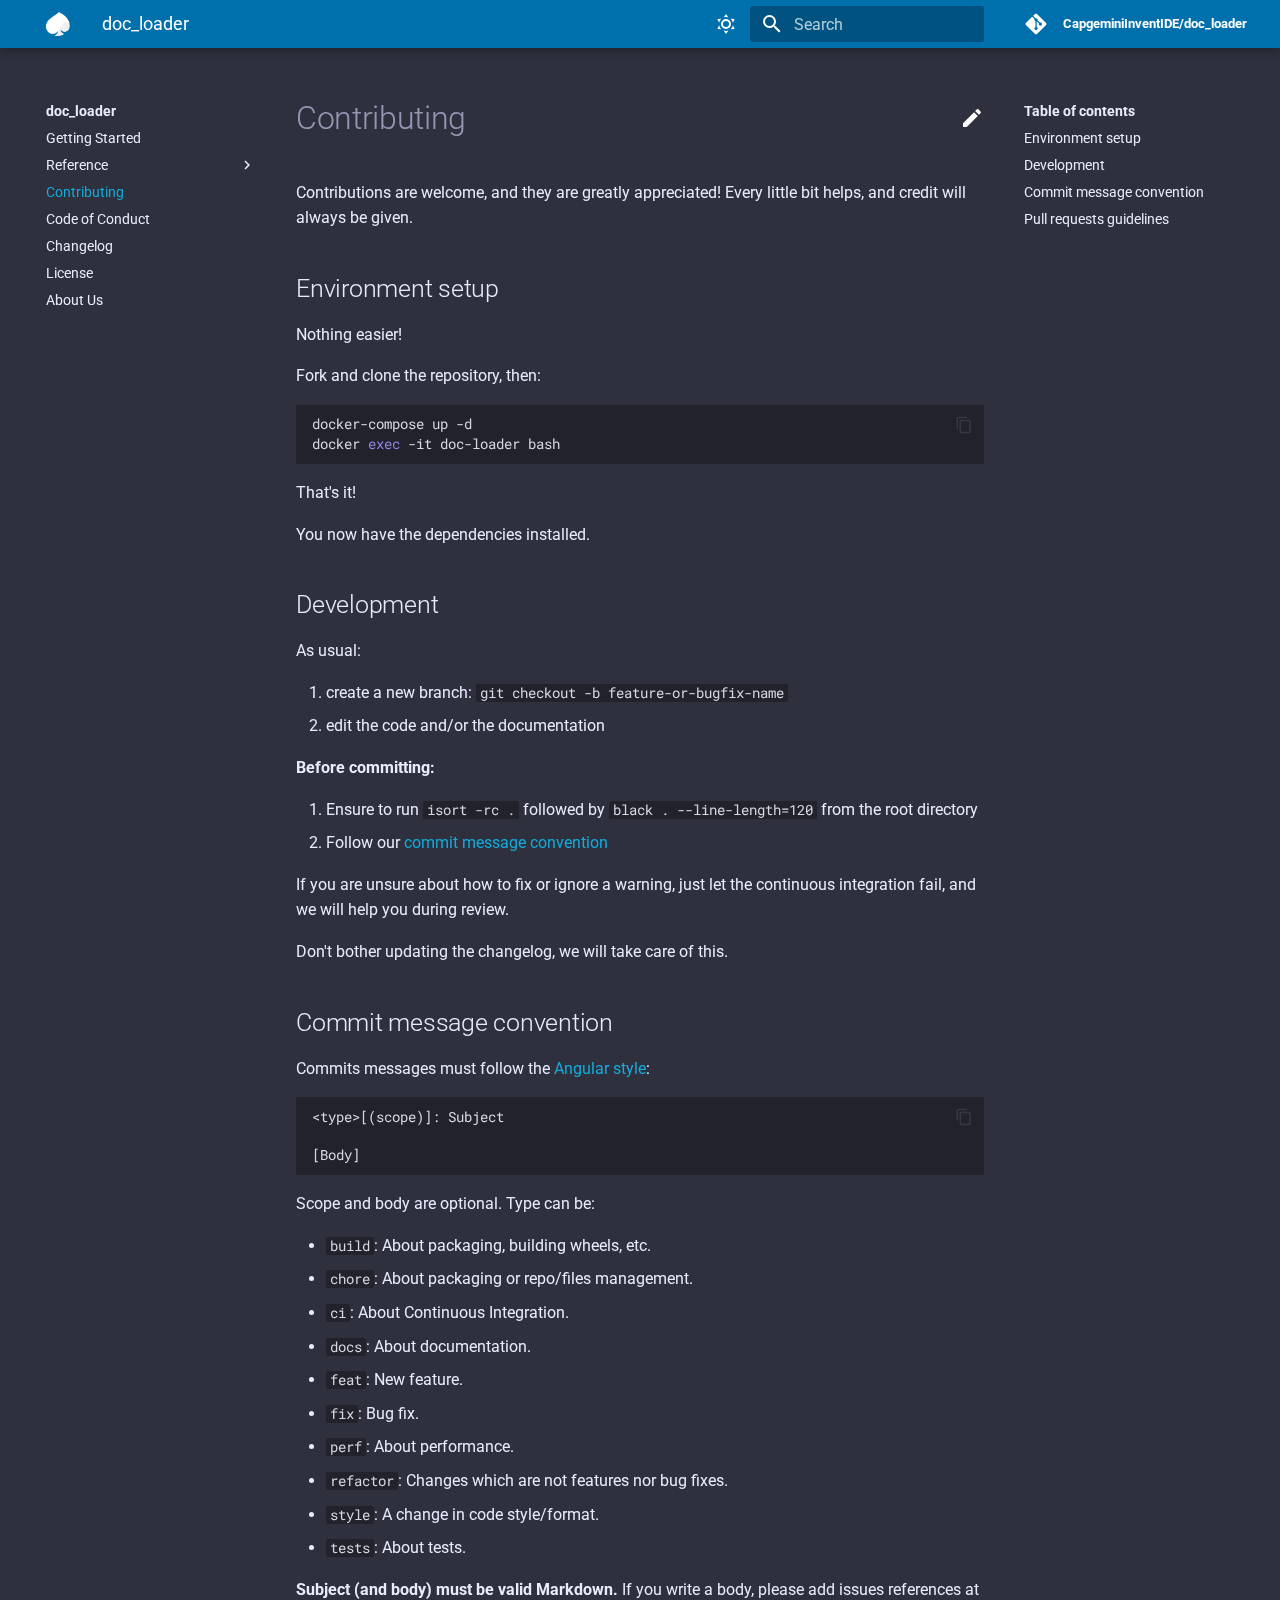
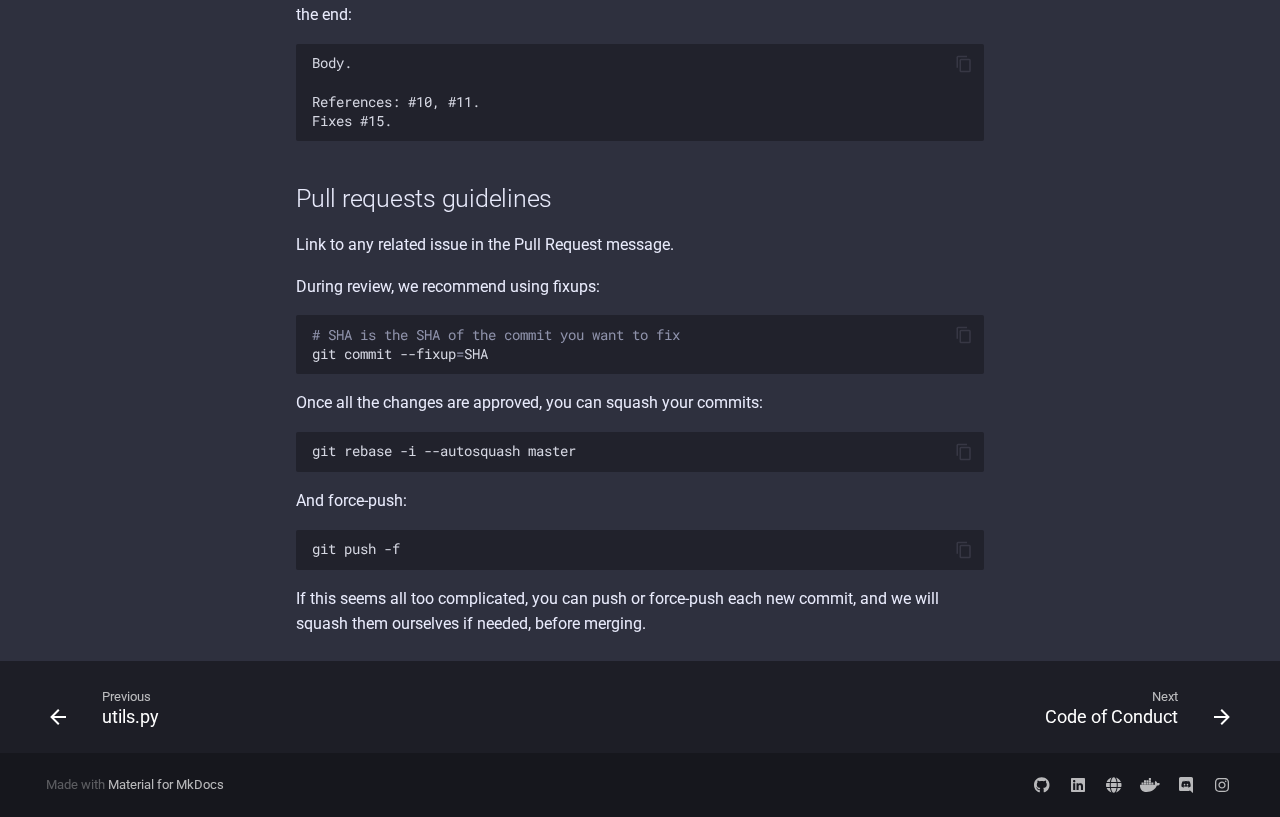
<file: contributing/index.html>
<!DOCTYPE html>

<html class="no-js" lang="en">
<head>
<meta charset="utf-8"/>
<meta content="width=device-width,initial-scale=1" name="viewport"/>
<meta content="Given werkzeug.FileStorage, fastapi.UploadFile or str file path as input it converts any image files(.pdf, .jpg, .png, .tiff) into list of PIL or numpy objects " name="description"/>
<link href="https://CapgeminiInventIDE.github.io/doc_loader/contributing/" rel="canonical"/>
<link href="../assets/imgs/favicon.ico" rel="shortcut icon"/>
<meta content="mkdocs-1.1.2, mkdocs-material-5.5.12" name="generator"/>
<title>Contributing - doc_loader</title>
<link href="../assets/stylesheets/main.4dd2dd8d.min.css" rel="stylesheet"/>
<link href="../assets/stylesheets/palette.6a5ad368.min.css" rel="stylesheet"/>
<link crossorigin="" href="https://fonts.gstatic.com" rel="preconnect"/>
<link href="https://fonts.googleapis.com/css?family=Roboto:300,400,400i,700%7CRoboto+Mono&amp;display=fallback" rel="stylesheet"/>
<style>body,input{font-family:"Roboto",-apple-system,BlinkMacSystemFont,Helvetica,Arial,sans-serif}code,kbd,pre{font-family:"Roboto Mono",SFMono-Regular,Consolas,Menlo,monospace}</style>
<link href="../assets/css/styles.css" rel="stylesheet"/>
</head>
<body data-md-color-accent="" data-md-color-primary="" data-md-color-scheme="youtube" dir="ltr">
<input autocomplete="off" class="md-toggle" data-md-toggle="drawer" id="__drawer" type="checkbox"/>
<input autocomplete="off" class="md-toggle" data-md-toggle="search" id="__search" type="checkbox"/>
<label class="md-overlay" for="__drawer"></label>
<div data-md-component="skip">
<a class="md-skip" href="#contributing">
          Skip to content
        </a>
</div>
<div data-md-component="announce">
</div>
<header class="md-header" data-md-component="header">
<nav aria-label="Header" class="md-header-nav md-grid">
<a aria-label="doc_loader" class="md-header-nav__button md-logo" href="https://CapgeminiInventIDE.github.io/doc_loader" title="doc_loader">
<img alt="logo" src="../assets/imgs/index.png"/>
</a>
<label class="md-header-nav__button md-icon" for="__drawer">
<svg viewbox="0 0 24 24" xmlns="http://www.w3.org/2000/svg"><path d="M3 6h18v2H3V6m0 5h18v2H3v-2m0 5h18v2H3v-2z"></path></svg>
</label>
<div class="md-header-nav__title" data-md-component="header-title">
<div class="md-header-nav__ellipsis">
<span class="md-header-nav__topic md-ellipsis">
                    doc_loader
                </span>
<span class="md-header-nav__topic md-ellipsis">
                    
                    Contributing
                    
                </span>
</div>
</div>
<div class="md-header-nav__options">
<button aria-label="Switch to light mode" class="md-header-nav__button md-icon" data-md-color-scheme="capgemini" data-md-state="visible" title="Switch to light mode">
<!-- <div class="md-source__icon md-icon"> -->
<svg viewbox="0 0 24 24" xmlns="http://www.w3.org/2000/svg"><path d="M12 7a5 5 0 015 5 5 5 0 01-5 5 5 5 0 01-5-5 5 5 0 015-5m0 2a3 3 0 00-3 3 3 3 0 003 3 3 3 0 003-3 3 3 0 00-3-3m0-7l2.39 3.42C13.65 5.15 12.84 5 12 5c-.84 0-1.65.15-2.39.42L12 2M3.34 7l4.16-.35A7.2 7.2 0 005.94 8.5c-.44.74-.69 1.5-.83 2.29L3.34 7m.02 10l1.76-3.77a7.131 7.131 0 002.38 4.14L3.36 17M20.65 7l-1.77 3.79a7.023 7.023 0 00-2.38-4.15l4.15.36m-.01 10l-4.14.36c.59-.51 1.12-1.14 1.54-1.86.42-.73.69-1.5.83-2.29L20.64 17M12 22l-2.41-3.44c.74.27 1.55.44 2.41.44.82 0 1.63-.17 2.37-.44L12 22z"></path></svg>
<!-- </div> -->
</button>
<button aria-label="Switch to dark mode" class="md-header-nav__button md-icon" data-md-color-scheme="slate" data-md-state="hidden" title="Switch to dark mode">
<svg viewbox="0 0 24 24" xmlns="http://www.w3.org/2000/svg"><path d="M17.75 4.09l-2.53 1.94.91 3.06-2.63-1.81-2.63 1.81.91-3.06-2.53-1.94L12.44 4l1.06-3 1.06 3 3.19.09m3.5 6.91l-1.64 1.25.59 1.98-1.7-1.17-1.7 1.17.59-1.98L15.75 11l2.06-.05L18.5 9l.69 1.95 2.06.05m-2.28 4.95c.83-.08 1.72 1.1 1.19 1.85-.32.45-.66.87-1.08 1.27C15.17 23 8.84 23 4.94 19.07c-3.91-3.9-3.91-10.24 0-14.14.4-.4.82-.76 1.27-1.08.75-.53 1.93.36 1.85 1.19-.27 2.86.69 5.83 2.89 8.02a9.96 9.96 0 008.02 2.89m-1.64 2.02a12.08 12.08 0 01-7.8-3.47c-2.17-2.19-3.33-5-3.49-7.82-2.81 3.14-2.7 7.96.31 10.98 3.02 3.01 7.84 3.12 10.98.31z"></path></svg>
</button>
</div>
<label class="md-header-nav__button md-icon" for="__search">
<svg viewbox="0 0 24 24" xmlns="http://www.w3.org/2000/svg"><path d="M9.5 3A6.5 6.5 0 0116 9.5c0 1.61-.59 3.09-1.56 4.23l.27.27h.79l5 5-1.5 1.5-5-5v-.79l-.27-.27A6.516 6.516 0 019.5 16 6.5 6.5 0 013 9.5 6.5 6.5 0 019.5 3m0 2C7 5 5 7 5 9.5S7 14 9.5 14 14 12 14 9.5 12 5 9.5 5z"></path></svg>
</label>
<div class="md-search" data-md-component="search" role="dialog">
<label class="md-search__overlay" for="__search"></label>
<div class="md-search__inner" role="search">
<form class="md-search__form" name="search">
<input aria-label="Search" autocapitalize="off" autocomplete="off" autocorrect="off" class="md-search__input" data-md-component="search-query" data-md-state="active" name="query" placeholder="Search" spellcheck="false" type="text"/>
<label class="md-search__icon md-icon" for="__search">
<svg viewbox="0 0 24 24" xmlns="http://www.w3.org/2000/svg"><path d="M9.5 3A6.5 6.5 0 0116 9.5c0 1.61-.59 3.09-1.56 4.23l.27.27h.79l5 5-1.5 1.5-5-5v-.79l-.27-.27A6.516 6.516 0 019.5 16 6.5 6.5 0 013 9.5 6.5 6.5 0 019.5 3m0 2C7 5 5 7 5 9.5S7 14 9.5 14 14 12 14 9.5 12 5 9.5 5z"></path></svg>
<svg viewbox="0 0 24 24" xmlns="http://www.w3.org/2000/svg"><path d="M20 11v2H8l5.5 5.5-1.42 1.42L4.16 12l7.92-7.92L13.5 5.5 8 11h12z"></path></svg>
</label>
<button aria-label="Clear" class="md-search__icon md-icon" data-md-component="search-reset" tabindex="-1" type="reset">
<svg viewbox="0 0 24 24" xmlns="http://www.w3.org/2000/svg"><path d="M19 6.41L17.59 5 12 10.59 6.41 5 5 6.41 10.59 12 5 17.59 6.41 19 12 13.41 17.59 19 19 17.59 13.41 12 19 6.41z"></path></svg>
</button>
</form>
<div class="md-search__output">
<div class="md-search__scrollwrap" data-md-scrollfix="">
<div class="md-search-result" data-md-component="search-result">
<div class="md-search-result__meta">
            Initializing search
          </div>
<ol class="md-search-result__list"></ol>
</div>
</div>
</div>
</div>
</div>
<div class="md-header-nav__source">
<a class="md-source" href="https://github.com/CapgeminiInventIDE/doc_loader/" title="Go to repository">
<div class="md-source__icon md-icon">
<svg viewbox="0 0 448 512" xmlns="http://www.w3.org/2000/svg"><path d="M439.55 236.05L244 40.45a28.87 28.87 0 00-40.81 0l-40.66 40.63 51.52 51.52c27.06-9.14 52.68 16.77 43.39 43.68l49.66 49.66c34.23-11.8 61.18 31 35.47 56.69-26.49 26.49-70.21-2.87-56-37.34L240.22 199v121.85c25.3 12.54 22.26 41.85 9.08 55a34.34 34.34 0 01-48.55 0c-17.57-17.6-11.07-46.91 11.25-56v-123c-20.8-8.51-24.6-30.74-18.64-45L142.57 101 8.45 235.14a28.86 28.86 0 000 40.81l195.61 195.6a28.86 28.86 0 0040.8 0l194.69-194.69a28.86 28.86 0 000-40.81z"></path></svg>
</div>
<div class="md-source__repository">
    CapgeminiInventIDE/doc_loader
  </div>
</a>
</div>
</nav>
</header>
<div class="md-container" data-md-component="container">
<main class="md-main" data-md-component="main">
<div class="md-main__inner md-grid">
<div class="md-sidebar md-sidebar--primary" data-md-component="navigation">
<div class="md-sidebar__scrollwrap">
<div class="md-sidebar__inner">
<nav aria-label="Navigation" class="md-nav md-nav--primary" data-md-level="0">
<label class="md-nav__title" for="__drawer">
<a aria-label="doc_loader" class="md-nav__button md-logo" href="https://CapgeminiInventIDE.github.io/doc_loader" title="doc_loader">
<img alt="logo" src="../assets/imgs/index.png"/>
</a>
    doc_loader
  </label>
<div class="md-nav__source">
<a class="md-source" href="https://github.com/CapgeminiInventIDE/doc_loader/" title="Go to repository">
<div class="md-source__icon md-icon">
<svg viewbox="0 0 448 512" xmlns="http://www.w3.org/2000/svg"><path d="M439.55 236.05L244 40.45a28.87 28.87 0 00-40.81 0l-40.66 40.63 51.52 51.52c27.06-9.14 52.68 16.77 43.39 43.68l49.66 49.66c34.23-11.8 61.18 31 35.47 56.69-26.49 26.49-70.21-2.87-56-37.34L240.22 199v121.85c25.3 12.54 22.26 41.85 9.08 55a34.34 34.34 0 01-48.55 0c-17.57-17.6-11.07-46.91 11.25-56v-123c-20.8-8.51-24.6-30.74-18.64-45L142.57 101 8.45 235.14a28.86 28.86 0 000 40.81l195.61 195.6a28.86 28.86 0 0040.8 0l194.69-194.69a28.86 28.86 0 000-40.81z"></path></svg>
</div>
<div class="md-source__repository">
    CapgeminiInventIDE/doc_loader
  </div>
</a>
</div>
<ul class="md-nav__list" data-md-scrollfix="">
<li class="md-nav__item">
<a class="md-nav__link" href=".." title="Getting Started">
      Getting Started
    </a>
</li>
<li class="md-nav__item md-nav__item--nested">
<input class="md-nav__toggle md-toggle" data-md-toggle="nav-2" id="nav-2" type="checkbox"/>
<label class="md-nav__link" for="nav-2">
      Reference
      <span class="md-nav__icon md-icon"></span>
</label>
<nav aria-label="Reference" class="md-nav" data-md-level="1">
<label class="md-nav__title" for="nav-2">
<span class="md-nav__icon md-icon"></span>
        Reference
      </label>
<ul class="md-nav__list" data-md-scrollfix="">
<li class="md-nav__item">
<a class="md-nav__link" href="../reference/doc_loader/" title="doc_loader.py">
      doc_loader.py
    </a>
</li>
<li class="md-nav__item">
<a class="md-nav__link" href="../reference/errors/" title="errors.py">
      errors.py
    </a>
</li>
<li class="md-nav__item">
<a class="md-nav__link" href="../reference/page_counter/" title="page_counter.py">
      page_counter.py
    </a>
</li>
<li class="md-nav__item">
<a class="md-nav__link" href="../reference/pdf_extract/" title="pdf_extract.py">
      pdf_extract.py
    </a>
</li>
<li class="md-nav__item">
<a class="md-nav__link" href="../reference/readers/" title="readers.py">
      readers.py
    </a>
</li>
<li class="md-nav__item">
<a class="md-nav__link" href="../reference/types/" title="types.py">
      types.py
    </a>
</li>
<li class="md-nav__item">
<a class="md-nav__link" href="../reference/utils/" title="utils.py">
      utils.py
    </a>
</li>
</ul>
</nav>
</li>
<li class="md-nav__item md-nav__item--active">
<input class="md-nav__toggle md-toggle" data-md-toggle="toc" id="__toc" type="checkbox"/>
<label class="md-nav__link md-nav__link--active" for="__toc">
        Contributing
        <span class="md-nav__icon md-icon"></span>
</label>
<a class="md-nav__link md-nav__link--active" href="./" title="Contributing">
      Contributing
    </a>
<!--
Copyright (c) 2016-2020 Martin Donath <martin.donath@squidfunk.com>
    Permission is hereby granted, free of charge, to any person obtaining a copy
    of this software and associated documentation files (the "Software"), to
    deal in the Software without restriction, including without limitation the
    rights to use, copy, modify, merge, publish, distribute, sublicense, and/or
    sell copies of the Software, and to permit persons to whom the Software is
    furnished to do so, subject to the following conditions:
    The above copyright notice and this permission notice shall be included in
    all copies or substantial portions of the Software.
    THE SOFTWARE IS PROVIDED "AS IS", WITHOUT WARRANTY OF ANY KIND, EXPRESS OR
    IMPLIED, INCLUDING BUT NOT LIMITED TO THE WARRANTIES OF MERCHANTABILITY,
    FITNESS FOR A PARTICULAR PURPOSE AND NON-INFRINGEMENT. IN NO EVENT SHALL THE
    AUTHORS OR COPYRIGHT HOLDERS BE LIABLE FOR ANY CLAIM, DAMAGES OR OTHER
    LIABILITY, WHETHER IN AN ACTION OF CONTRACT, TORT OR OTHERWISE, ARISING
    FROM, OUT OF OR IN CONNECTION WITH THE SOFTWARE OR THE USE OR OTHER DEALINGS
    IN THE SOFTWARE.
    -->
<!-- Table of contents -->
<nav aria-label="Table of contents" class="md-nav md-nav--secondary">
<!--
    Hack: check whether the content contains a h1 headline. If it does, the
    top-level anchor must be skipped, since it would be redundant to the link
    to the current page that is located just above the anchor. Therefore we
    directly continue with the children of the anchor.
  -->
<!-- Render item list -->
<label class="md-nav__title" for="__toc">
<span class="md-nav__icon md-icon"></span>
        Table of contents
    </label>
<ul class="md-nav__list" data-md-scrollfix="">
<li class="md-nav__item">
<a class="md-nav__link" href="#environment-setup">
    Environment setup
  </a>
</li>
<li class="md-nav__item">
<a class="md-nav__link" href="#development">
    Development
  </a>
</li>
<li class="md-nav__item">
<a class="md-nav__link" href="#commit-message-convention">
    Commit message convention
  </a>
</li>
<li class="md-nav__item">
<a class="md-nav__link" href="#pull-requests-guidelines">
    Pull requests guidelines
  </a>
</li>
</ul>
</nav>
</li>
<li class="md-nav__item">
<a class="md-nav__link" href="../code_of_conduct/" title="Code of Conduct">
      Code of Conduct
    </a>
</li>
<li class="md-nav__item">
<a class="md-nav__link" href="../changelog/" title="Changelog">
      Changelog
    </a>
</li>
<li class="md-nav__item">
<a class="md-nav__link" href="../license/" title="License">
      License
    </a>
</li>
<li class="md-nav__item">
<a class="md-nav__link" href="../about_us/" title="About Us">
      About Us
    </a>
</li>
</ul>
</nav>
</div>
</div>
</div>
<div class="md-sidebar md-sidebar--secondary" data-md-component="toc">
<div class="md-sidebar__scrollwrap">
<div class="md-sidebar__inner">
<!--
Copyright (c) 2016-2020 Martin Donath <martin.donath@squidfunk.com>
    Permission is hereby granted, free of charge, to any person obtaining a copy
    of this software and associated documentation files (the "Software"), to
    deal in the Software without restriction, including without limitation the
    rights to use, copy, modify, merge, publish, distribute, sublicense, and/or
    sell copies of the Software, and to permit persons to whom the Software is
    furnished to do so, subject to the following conditions:
    The above copyright notice and this permission notice shall be included in
    all copies or substantial portions of the Software.
    THE SOFTWARE IS PROVIDED "AS IS", WITHOUT WARRANTY OF ANY KIND, EXPRESS OR
    IMPLIED, INCLUDING BUT NOT LIMITED TO THE WARRANTIES OF MERCHANTABILITY,
    FITNESS FOR A PARTICULAR PURPOSE AND NON-INFRINGEMENT. IN NO EVENT SHALL THE
    AUTHORS OR COPYRIGHT HOLDERS BE LIABLE FOR ANY CLAIM, DAMAGES OR OTHER
    LIABILITY, WHETHER IN AN ACTION OF CONTRACT, TORT OR OTHERWISE, ARISING
    FROM, OUT OF OR IN CONNECTION WITH THE SOFTWARE OR THE USE OR OTHER DEALINGS
    IN THE SOFTWARE.
    -->
<!-- Table of contents -->
<nav aria-label="Table of contents" class="md-nav md-nav--secondary">
<!--
    Hack: check whether the content contains a h1 headline. If it does, the
    top-level anchor must be skipped, since it would be redundant to the link
    to the current page that is located just above the anchor. Therefore we
    directly continue with the children of the anchor.
  -->
<!-- Render item list -->
<label class="md-nav__title" for="__toc">
<span class="md-nav__icon md-icon"></span>
        Table of contents
    </label>
<ul class="md-nav__list" data-md-scrollfix="">
<li class="md-nav__item">
<a class="md-nav__link" href="#environment-setup">
    Environment setup
  </a>
</li>
<li class="md-nav__item">
<a class="md-nav__link" href="#development">
    Development
  </a>
</li>
<li class="md-nav__item">
<a class="md-nav__link" href="#commit-message-convention">
    Commit message convention
  </a>
</li>
<li class="md-nav__item">
<a class="md-nav__link" href="#pull-requests-guidelines">
    Pull requests guidelines
  </a>
</li>
</ul>
</nav>
</div>
</div>
</div>
<div class="md-content">
<article class="md-content__inner md-typeset">
<a class="md-content__button md-icon" href="https://github.com/CapgeminiInventIDE/doc_loader/edit/master/docs/contributing.md" title="Edit this page">
<svg viewbox="0 0 24 24" xmlns="http://www.w3.org/2000/svg"><path d="M20.71 7.04c.39-.39.39-1.04 0-1.41l-2.34-2.34c-.37-.39-1.02-.39-1.41 0l-1.84 1.83 3.75 3.75M3 17.25V21h3.75L17.81 9.93l-3.75-3.75L3 17.25z"></path></svg>
</a>
<h1 id="contributing">Contributing<a class="headerlink" href="#contributing" title="Permanent link">¤</a></h1>
<p>Contributions are welcome, and they are greatly appreciated!
Every little bit helps, and credit will always be given.</p>
<h2 id="environment-setup">Environment setup<a class="headerlink" href="#environment-setup" title="Permanent link">¤</a></h2>
<p>Nothing easier!</p>
<p>Fork and clone the repository, then:</p>
<div class="highlight"><pre><span></span><code>docker-compose up -d
docker <span class="nb">exec</span> -it doc-loader bash
</code></pre></div>
<p>That's it!</p>
<p>You now have the dependencies installed.</p>
<h2 id="development">Development<a class="headerlink" href="#development" title="Permanent link">¤</a></h2>
<p>As usual:</p>
<ol>
<li>create a new branch: <code>git checkout -b feature-or-bugfix-name</code></li>
<li>edit the code and/or the documentation</li>
</ol>
<p><strong>Before committing:</strong></p>
<ol>
<li>Ensure to run <code>isort -rc .</code> followed by <code>black . --line-length=120</code> from the root directory</li>
<li>Follow our <a href="#commit-message-convention">commit message convention</a></li>
</ol>
<p>If you are unsure about how to fix or ignore a warning,
just let the continuous integration fail,
and we will help you during review.</p>
<p>Don't bother updating the changelog, we will take care of this.</p>
<h2 id="commit-message-convention">Commit message convention<a class="headerlink" href="#commit-message-convention" title="Permanent link">¤</a></h2>
<p>Commits messages must follow the
<a href="https://gist.github.com/stephenparish/9941e89d80e2bc58a153#format-of-the-commit-message">Angular style</a>:</p>
<div class="highlight"><pre><span></span><code>&lt;type&gt;[(scope)]: Subject

[Body]
</code></pre></div>
<p>Scope and body are optional. Type can be:</p>
<ul>
<li><code>build</code>: About packaging, building wheels, etc.</li>
<li><code>chore</code>: About packaging or repo/files management.</li>
<li><code>ci</code>: About Continuous Integration.</li>
<li><code>docs</code>: About documentation.</li>
<li><code>feat</code>: New feature.</li>
<li><code>fix</code>: Bug fix.</li>
<li><code>perf</code>: About performance.</li>
<li><code>refactor</code>: Changes which are not features nor bug fixes.</li>
<li><code>style</code>: A change in code style/format.</li>
<li><code>tests</code>: About tests.</li>
</ul>
<p><strong>Subject (and body) must be valid Markdown.</strong>
If you write a body, please add issues references at the end:</p>
<div class="highlight"><pre><span></span><code>Body.

References: #10, #11.
Fixes #15.
</code></pre></div>
<h2 id="pull-requests-guidelines">Pull requests guidelines<a class="headerlink" href="#pull-requests-guidelines" title="Permanent link">¤</a></h2>
<p>Link to any related issue in the Pull Request message.</p>
<p>During review, we recommend using fixups:</p>
<div class="highlight"><pre><span></span><code><span class="c1"># SHA is the SHA of the commit you want to fix</span>
git commit --fixup<span class="o">=</span>SHA
</code></pre></div>
<p>Once all the changes are approved, you can squash your commits:</p>
<div class="highlight"><pre><span></span><code>git rebase -i --autosquash master
</code></pre></div>
<p>And force-push:</p>
<div class="highlight"><pre><span></span><code>git push -f
</code></pre></div>
<p>If this seems all too complicated, you can push or force-push each new commit,
and we will squash them ourselves if needed, before merging.</p>
</article>
</div>
</div>
</main>
<footer class="md-footer">
<div class="md-footer-nav">
<nav aria-label="Footer" class="md-footer-nav__inner md-grid">
<a class="md-footer-nav__link md-footer-nav__link--prev" href="../reference/utils/" rel="prev" title="utils.py">
<div class="md-footer-nav__button md-icon">
<svg viewbox="0 0 24 24" xmlns="http://www.w3.org/2000/svg"><path d="M20 11v2H8l5.5 5.5-1.42 1.42L4.16 12l7.92-7.92L13.5 5.5 8 11h12z"></path></svg>
</div>
<div class="md-footer-nav__title">
<div class="md-ellipsis">
<span class="md-footer-nav__direction">
                  Previous
                </span>
                utils.py
              </div>
</div>
</a>
<a class="md-footer-nav__link md-footer-nav__link--next" href="../code_of_conduct/" rel="next" title="Code of Conduct">
<div class="md-footer-nav__title">
<div class="md-ellipsis">
<span class="md-footer-nav__direction">
                  Next
                </span>
                Code of Conduct
              </div>
</div>
<div class="md-footer-nav__button md-icon">
<svg viewbox="0 0 24 24" xmlns="http://www.w3.org/2000/svg"><path d="M4 11v2h12l-5.5 5.5 1.42 1.42L19.84 12l-7.92-7.92L10.5 5.5 16 11H4z"></path></svg>
</div>
</a>
</nav>
</div>
<div class="md-footer-meta md-typeset">
<div class="md-footer-meta__inner md-grid">
<div class="md-footer-copyright">
        
        Made with
        <a href="https://squidfunk.github.io/mkdocs-material/" rel="noopener" target="_blank">
          Material for MkDocs
        </a>
</div>
<div class="md-footer-social">
<a class="md-footer-social__link" href="https://github.com/CapgeminiInventIDE" rel="noopener" target="_blank" title="github.com">
<svg viewbox="0 0 496 512" xmlns="http://www.w3.org/2000/svg"><path d="M165.9 397.4c0 2-2.3 3.6-5.2 3.6-3.3.3-5.6-1.3-5.6-3.6 0-2 2.3-3.6 5.2-3.6 3-.3 5.6 1.3 5.6 3.6zm-31.1-4.5c-.7 2 1.3 4.3 4.3 4.9 2.6 1 5.6 0 6.2-2s-1.3-4.3-4.3-5.2c-2.6-.7-5.5.3-6.2 2.3zm44.2-1.7c-2.9.7-4.9 2.6-4.6 4.9.3 2 2.9 3.3 5.9 2.6 2.9-.7 4.9-2.6 4.6-4.6-.3-1.9-3-3.2-5.9-2.9zM244.8 8C106.1 8 0 113.3 0 252c0 110.9 69.8 205.8 169.5 239.2 12.8 2.3 17.3-5.6 17.3-12.1 0-6.2-.3-40.4-.3-61.4 0 0-70 15-84.7-29.8 0 0-11.4-29.1-27.8-36.6 0 0-22.9-15.7 1.6-15.4 0 0 24.9 2 38.6 25.8 21.9 38.6 58.6 27.5 72.9 20.9 2.3-16 8.8-27.1 16-33.7-55.9-6.2-112.3-14.3-112.3-110.5 0-27.5 7.6-41.3 23.6-58.9-2.6-6.5-11.1-33.3 2.6-67.9 20.9-6.5 69 27 69 27 20-5.6 41.5-8.5 62.8-8.5s42.8 2.9 62.8 8.5c0 0 48.1-33.6 69-27 13.7 34.7 5.2 61.4 2.6 67.9 16 17.7 25.8 31.5 25.8 58.9 0 96.5-58.9 104.2-114.8 110.5 9.2 7.9 17 22.9 17 46.4 0 33.7-.3 75.4-.3 83.6 0 6.5 4.6 14.4 17.3 12.1C428.2 457.8 496 362.9 496 252 496 113.3 383.5 8 244.8 8zM97.2 352.9c-1.3 1-1 3.3.7 5.2 1.6 1.6 3.9 2.3 5.2 1 1.3-1 1-3.3-.7-5.2-1.6-1.6-3.9-2.3-5.2-1zm-10.8-8.1c-.7 1.3.3 2.9 2.3 3.9 1.6 1 3.6.7 4.3-.7.7-1.3-.3-2.9-2.3-3.9-2-.6-3.6-.3-4.3.7zm32.4 35.6c-1.6 1.3-1 4.3 1.3 6.2 2.3 2.3 5.2 2.6 6.5 1 1.3-1.3.7-4.3-1.3-6.2-2.2-2.3-5.2-2.6-6.5-1zm-11.4-14.7c-1.6 1-1.6 3.6 0 5.9 1.6 2.3 4.3 3.3 5.6 2.3 1.6-1.3 1.6-3.9 0-6.2-1.4-2.3-4-3.3-5.6-2z"></path></svg>
</a>
<a class="md-footer-social__link" href="https://www.linkedin.com/company/capgemini-invent" rel="noopener" target="_blank" title="www.linkedin.com">
<svg viewbox="0 0 448 512" xmlns="http://www.w3.org/2000/svg"><path d="M416 32H31.9C14.3 32 0 46.5 0 64.3v383.4C0 465.5 14.3 480 31.9 480H416c17.6 0 32-14.5 32-32.3V64.3c0-17.8-14.4-32.3-32-32.3zM135.4 416H69V202.2h66.5V416zm-33.2-243c-21.3 0-38.5-17.3-38.5-38.5S80.9 96 102.2 96c21.2 0 38.5 17.3 38.5 38.5 0 21.3-17.2 38.5-38.5 38.5zm282.1 243h-66.4V312c0-24.8-.5-56.7-34.5-56.7-34.6 0-39.9 27-39.9 54.9V416h-66.4V202.2h63.7v29.2h.9c8.9-16.8 30.6-34.5 62.9-34.5 67.2 0 79.7 44.3 79.7 101.9V416z"></path></svg>
</a>
<a class="md-footer-social__link" href="https://www.capgemini.com/service/invent/" rel="noopener" target="_blank" title="www.capgemini.com">
<svg viewbox="0 0 496 512" xmlns="http://www.w3.org/2000/svg"><path d="M336.5 160C322 70.7 287.8 8 248 8s-74 62.7-88.5 152h177zM152 256c0 22.2 1.2 43.5 3.3 64h185.3c2.1-20.5 3.3-41.8 3.3-64s-1.2-43.5-3.3-64H155.3c-2.1 20.5-3.3 41.8-3.3 64zm324.7-96c-28.6-67.9-86.5-120.4-158-141.6 24.4 33.8 41.2 84.7 50 141.6h108zM177.2 18.4C105.8 39.6 47.8 92.1 19.3 160h108c8.7-56.9 25.5-107.8 49.9-141.6zM487.4 192H372.7c2.1 21 3.3 42.5 3.3 64s-1.2 43-3.3 64h114.6c5.5-20.5 8.6-41.8 8.6-64s-3.1-43.5-8.5-64zM120 256c0-21.5 1.2-43 3.3-64H8.6C3.2 212.5 0 233.8 0 256s3.2 43.5 8.6 64h114.6c-2-21-3.2-42.5-3.2-64zm39.5 96c14.5 89.3 48.7 152 88.5 152s74-62.7 88.5-152h-177zm159.3 141.6c71.4-21.2 129.4-73.7 158-141.6h-108c-8.8 56.9-25.6 107.8-50 141.6zM19.3 352c28.6 67.9 86.5 120.4 158 141.6-24.4-33.8-41.2-84.7-50-141.6h-108z"></path></svg>
</a>
<a class="md-footer-social__link" href="https://hub.docker.com/orgs/capgeminiinventide" rel="noopener" target="_blank" title="hub.docker.com">
<svg viewbox="0 0 640 512" xmlns="http://www.w3.org/2000/svg"><path d="M349.9 236.3h-66.1v-59.4h66.1v59.4zm0-204.3h-66.1v60.7h66.1V32zm78.2 144.8H362v59.4h66.1v-59.4zm-156.3-72.1h-66.1v60.1h66.1v-60.1zm78.1 0h-66.1v60.1h66.1v-60.1zm276.8 100c-14.4-9.7-47.6-13.2-73.1-8.4-3.3-24-16.7-44.9-41.1-63.7l-14-9.3-9.3 14c-18.4 27.8-23.4 73.6-3.7 103.8-8.7 4.7-25.8 11.1-48.4 10.7H2.4c-8.7 50.8 5.8 116.8 44 162.1 37.1 43.9 92.7 66.2 165.4 66.2 157.4 0 273.9-72.5 328.4-204.2 21.4.4 67.6.1 91.3-45.2 1.5-2.5 6.6-13.2 8.5-17.1l-13.3-8.9zm-511.1-27.9h-66v59.4h66.1v-59.4zm78.1 0h-66.1v59.4h66.1v-59.4zm78.1 0h-66.1v59.4h66.1v-59.4zm-78.1-72.1h-66.1v60.1h66.1v-60.1z"></path></svg>
</a>
<a class="md-footer-social__link" href="https://discord.gg/rQcMtVE" rel="noopener" target="_blank" title="discord.gg">
<svg viewbox="0 0 448 512" xmlns="http://www.w3.org/2000/svg"><path d="M297.216 243.2c0 15.616-11.52 28.416-26.112 28.416-14.336 0-26.112-12.8-26.112-28.416s11.52-28.416 26.112-28.416c14.592 0 26.112 12.8 26.112 28.416zm-119.552-28.416c-14.592 0-26.112 12.8-26.112 28.416s11.776 28.416 26.112 28.416c14.592 0 26.112-12.8 26.112-28.416.256-15.616-11.52-28.416-26.112-28.416zM448 52.736V512c-64.494-56.994-43.868-38.128-118.784-107.776l13.568 47.36H52.48C23.552 451.584 0 428.032 0 398.848V52.736C0 23.552 23.552 0 52.48 0h343.04C424.448 0 448 23.552 448 52.736zm-72.96 242.688c0-82.432-36.864-149.248-36.864-149.248-36.864-27.648-71.936-26.88-71.936-26.88l-3.584 4.096c43.52 13.312 63.744 32.512 63.744 32.512-60.811-33.329-132.244-33.335-191.232-7.424-9.472 4.352-15.104 7.424-15.104 7.424s21.248-20.224 67.328-33.536l-2.56-3.072s-35.072-.768-71.936 26.88c0 0-36.864 66.816-36.864 149.248 0 0 21.504 37.12 78.08 38.912 0 0 9.472-11.52 17.152-21.248-32.512-9.728-44.8-30.208-44.8-30.208 3.766 2.636 9.976 6.053 10.496 6.4 43.21 24.198 104.588 32.126 159.744 8.96 8.96-3.328 18.944-8.192 29.44-15.104 0 0-12.8 20.992-46.336 30.464 7.68 9.728 16.896 20.736 16.896 20.736 56.576-1.792 78.336-38.912 78.336-38.912z"></path></svg>
</a>
<a class="md-footer-social__link" href="https://www.instagram.com/capgeminiinvent/" rel="noopener" target="_blank" title="www.instagram.com">
<svg viewbox="0 0 448 512" xmlns="http://www.w3.org/2000/svg"><path d="M224.1 141c-63.6 0-114.9 51.3-114.9 114.9s51.3 114.9 114.9 114.9S339 319.5 339 255.9 287.7 141 224.1 141zm0 189.6c-41.1 0-74.7-33.5-74.7-74.7s33.5-74.7 74.7-74.7 74.7 33.5 74.7 74.7-33.6 74.7-74.7 74.7zm146.4-194.3c0 14.9-12 26.8-26.8 26.8-14.9 0-26.8-12-26.8-26.8s12-26.8 26.8-26.8 26.8 12 26.8 26.8zm76.1 27.2c-1.7-35.9-9.9-67.7-36.2-93.9-26.2-26.2-58-34.4-93.9-36.2-37-2.1-147.9-2.1-184.9 0-35.8 1.7-67.6 9.9-93.9 36.1s-34.4 58-36.2 93.9c-2.1 37-2.1 147.9 0 184.9 1.7 35.9 9.9 67.7 36.2 93.9s58 34.4 93.9 36.2c37 2.1 147.9 2.1 184.9 0 35.9-1.7 67.7-9.9 93.9-36.2 26.2-26.2 34.4-58 36.2-93.9 2.1-37 2.1-147.8 0-184.8zM398.8 388c-7.8 19.6-22.9 34.7-42.6 42.6-29.5 11.7-99.5 9-132.1 9s-102.7 2.6-132.1-9c-19.6-7.8-34.7-22.9-42.6-42.6-11.7-29.5-9-99.5-9-132.1s-2.6-102.7 9-132.1c7.8-19.6 22.9-34.7 42.6-42.6 29.5-11.7 99.5-9 132.1-9s102.7-2.6 132.1 9c19.6 7.8 34.7 22.9 42.6 42.6 11.7 29.5 9 99.5 9 132.1s2.7 102.7-9 132.1z"></path></svg>
</a>
</div>
</div>
</div>
</footer>
</div>
<script src="../assets/javascripts/vendor.3636a4ec.min.js"></script>
<script src="../assets/javascripts/bundle.e9fe3281.min.js"></script><script id="__lang" type="application/json">{"clipboard.copy": "Copy to clipboard", "clipboard.copied": "Copied to clipboard", "search.config.lang": "en", "search.config.pipeline": "trimmer, stopWordFilter", "search.config.separator": "[\\s\\-]+", "search.result.placeholder": "Type to start searching", "search.result.none": "No matching documents", "search.result.one": "1 matching document", "search.result.other": "# matching documents"}</script>
<script>
        app = initialize({
          base: "..",
          features: [],
          search: Object.assign({
            worker: "../assets/javascripts/worker/search.5eca75d3.min.js"
          }, typeof search !== "undefined" && search)
        })
      </script>
<script src="../assets/js/theme.js"></script>
</body>
</html>
</file>
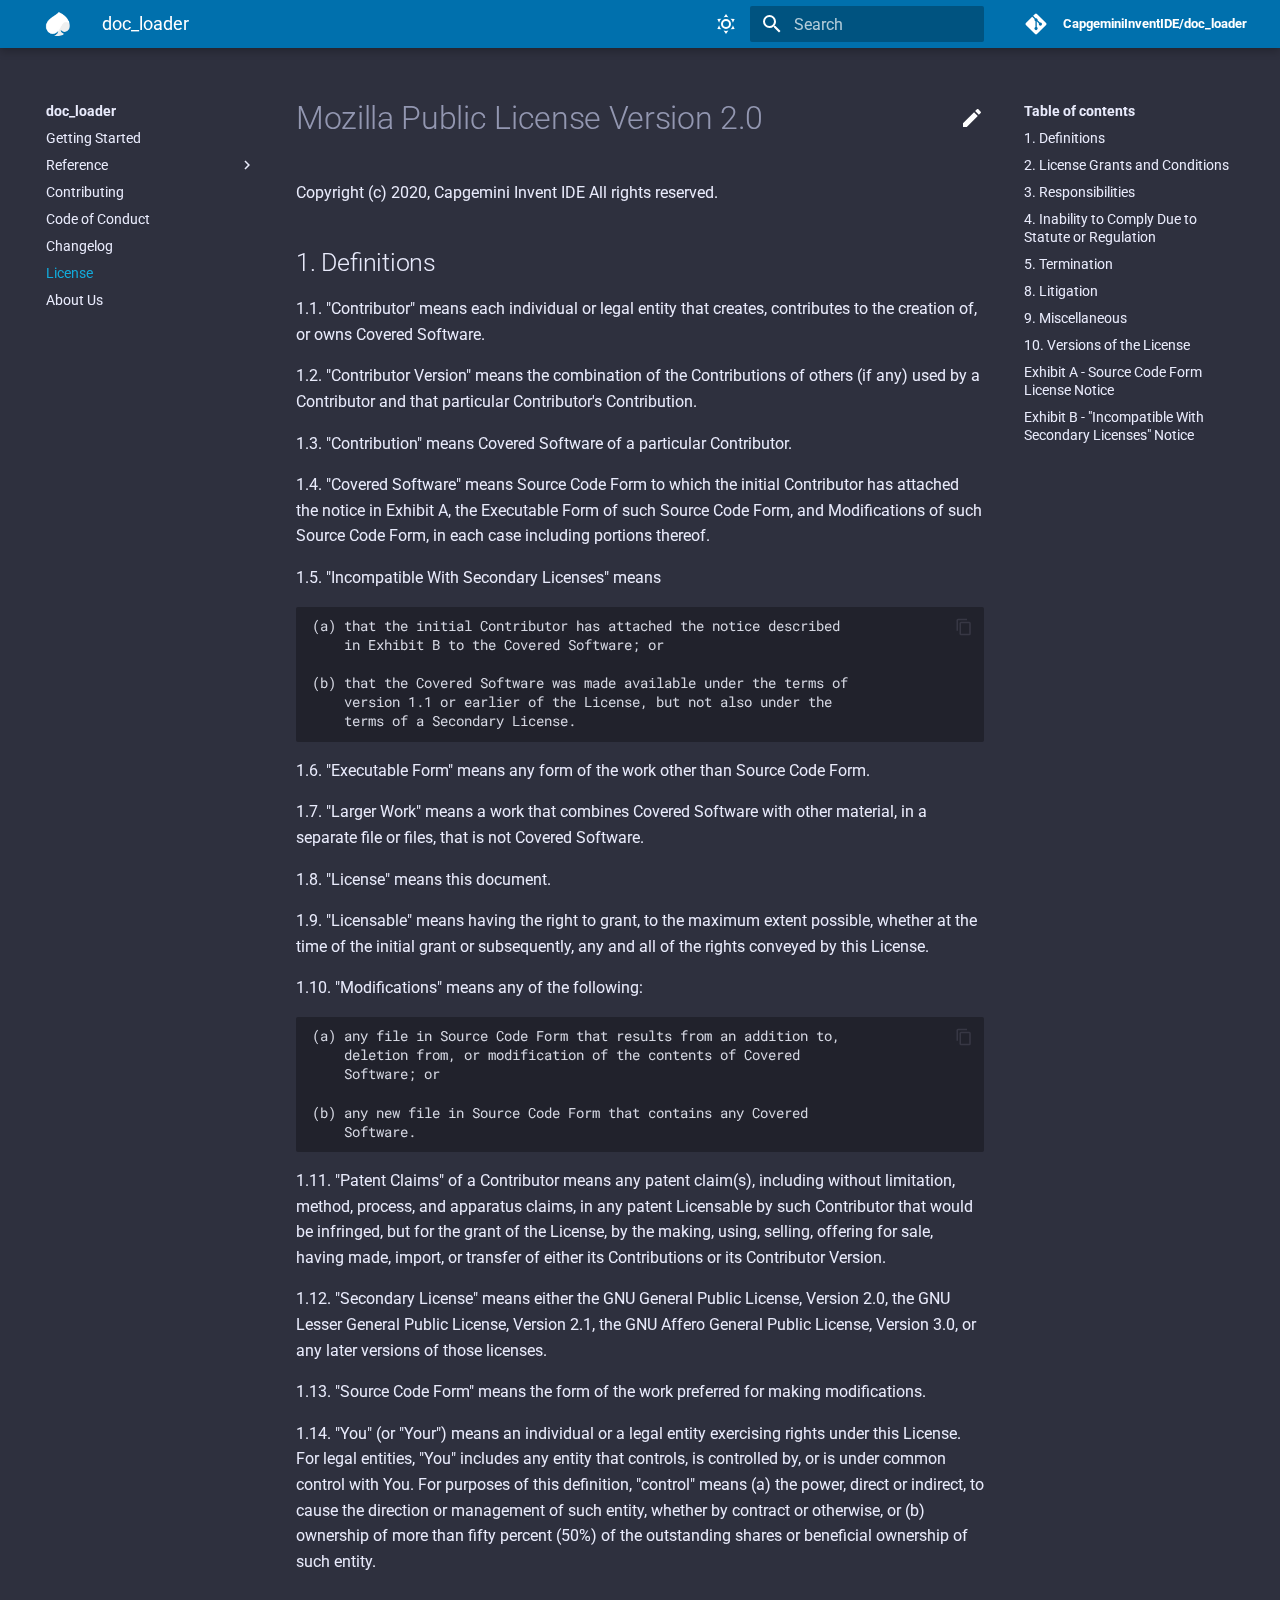
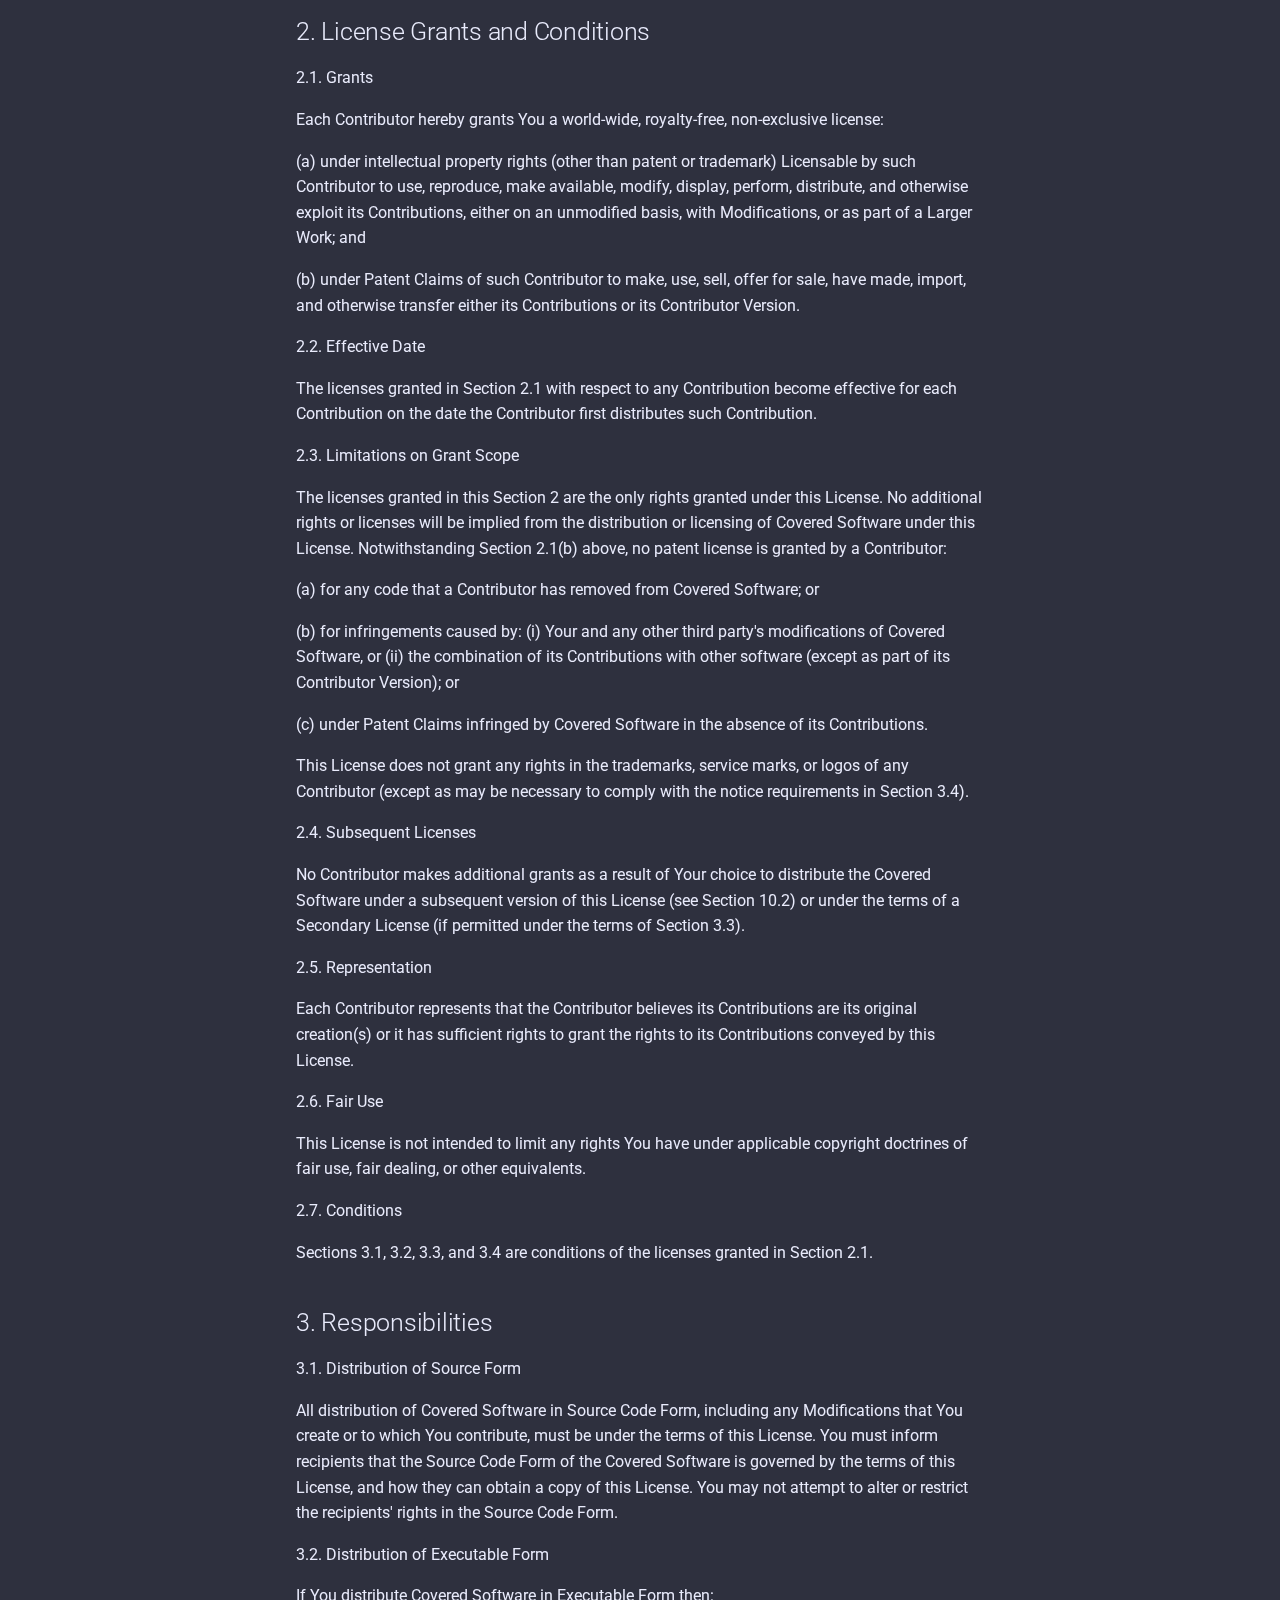
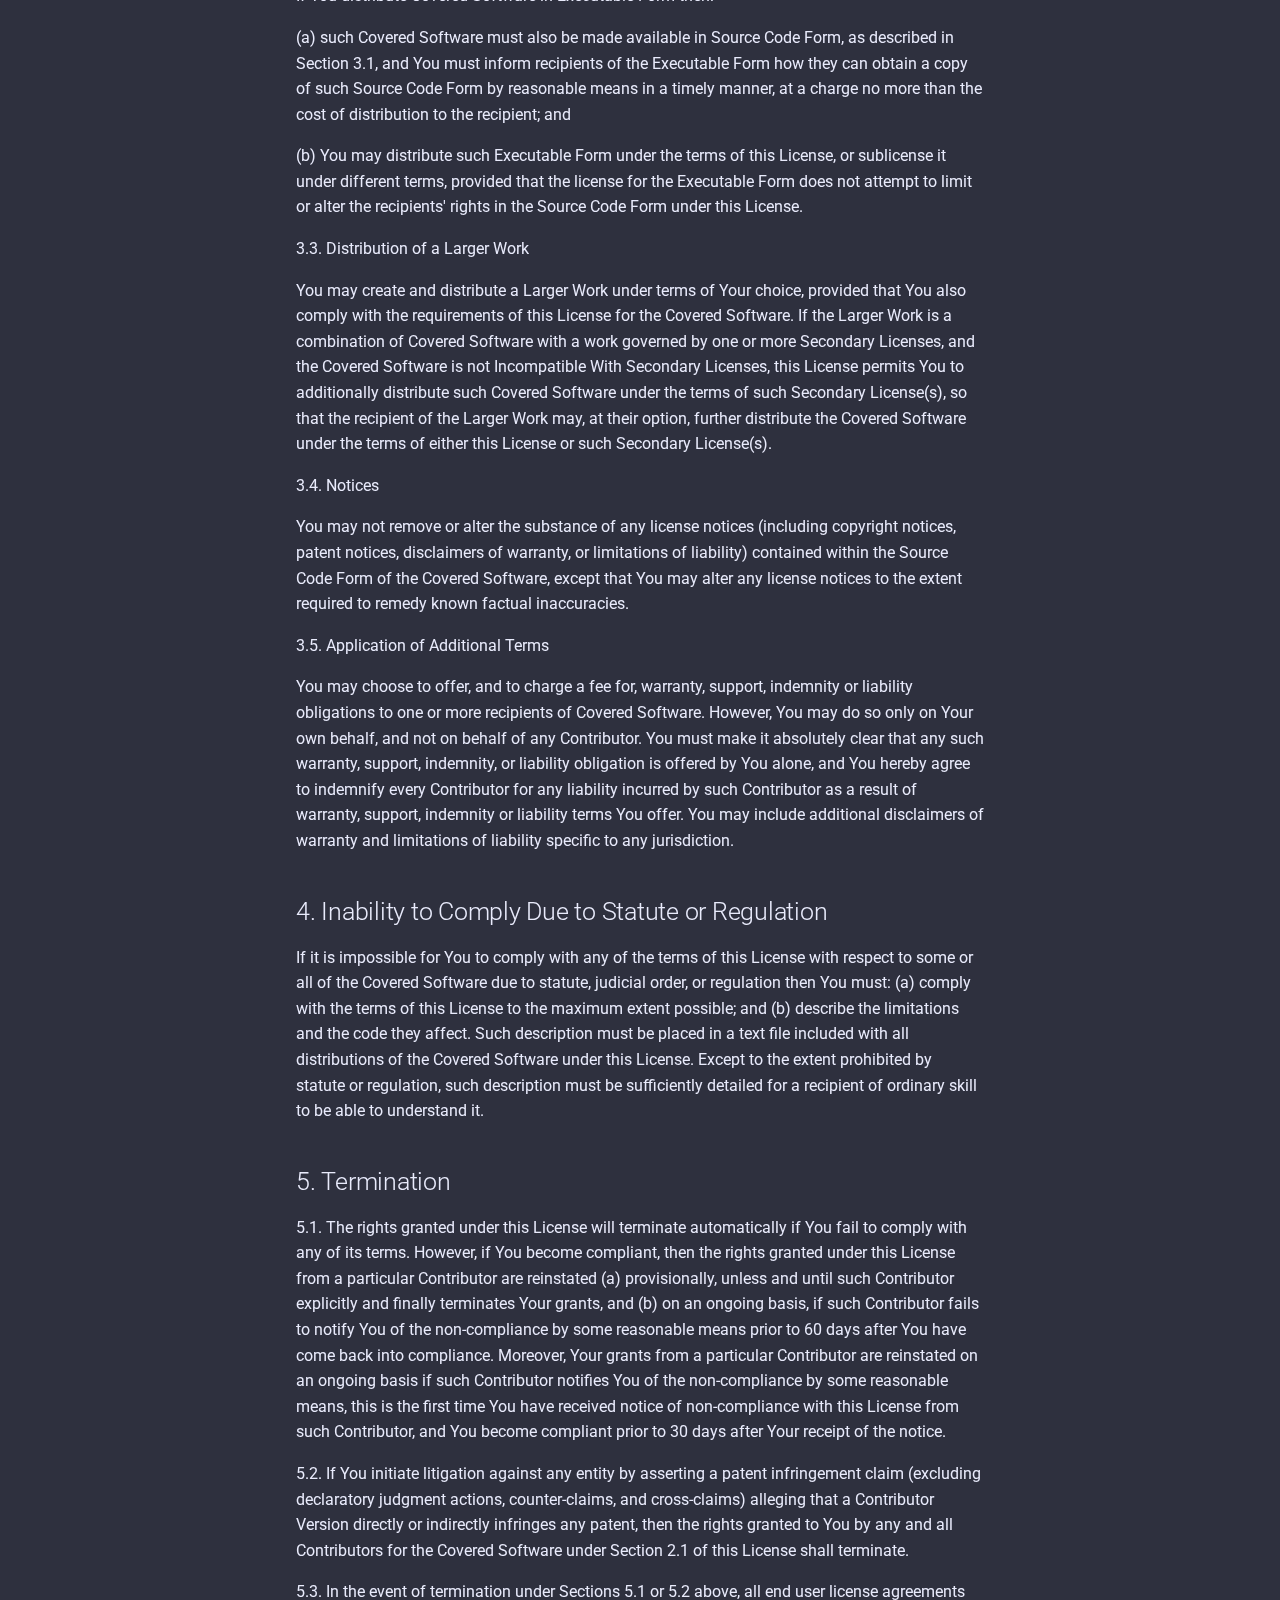
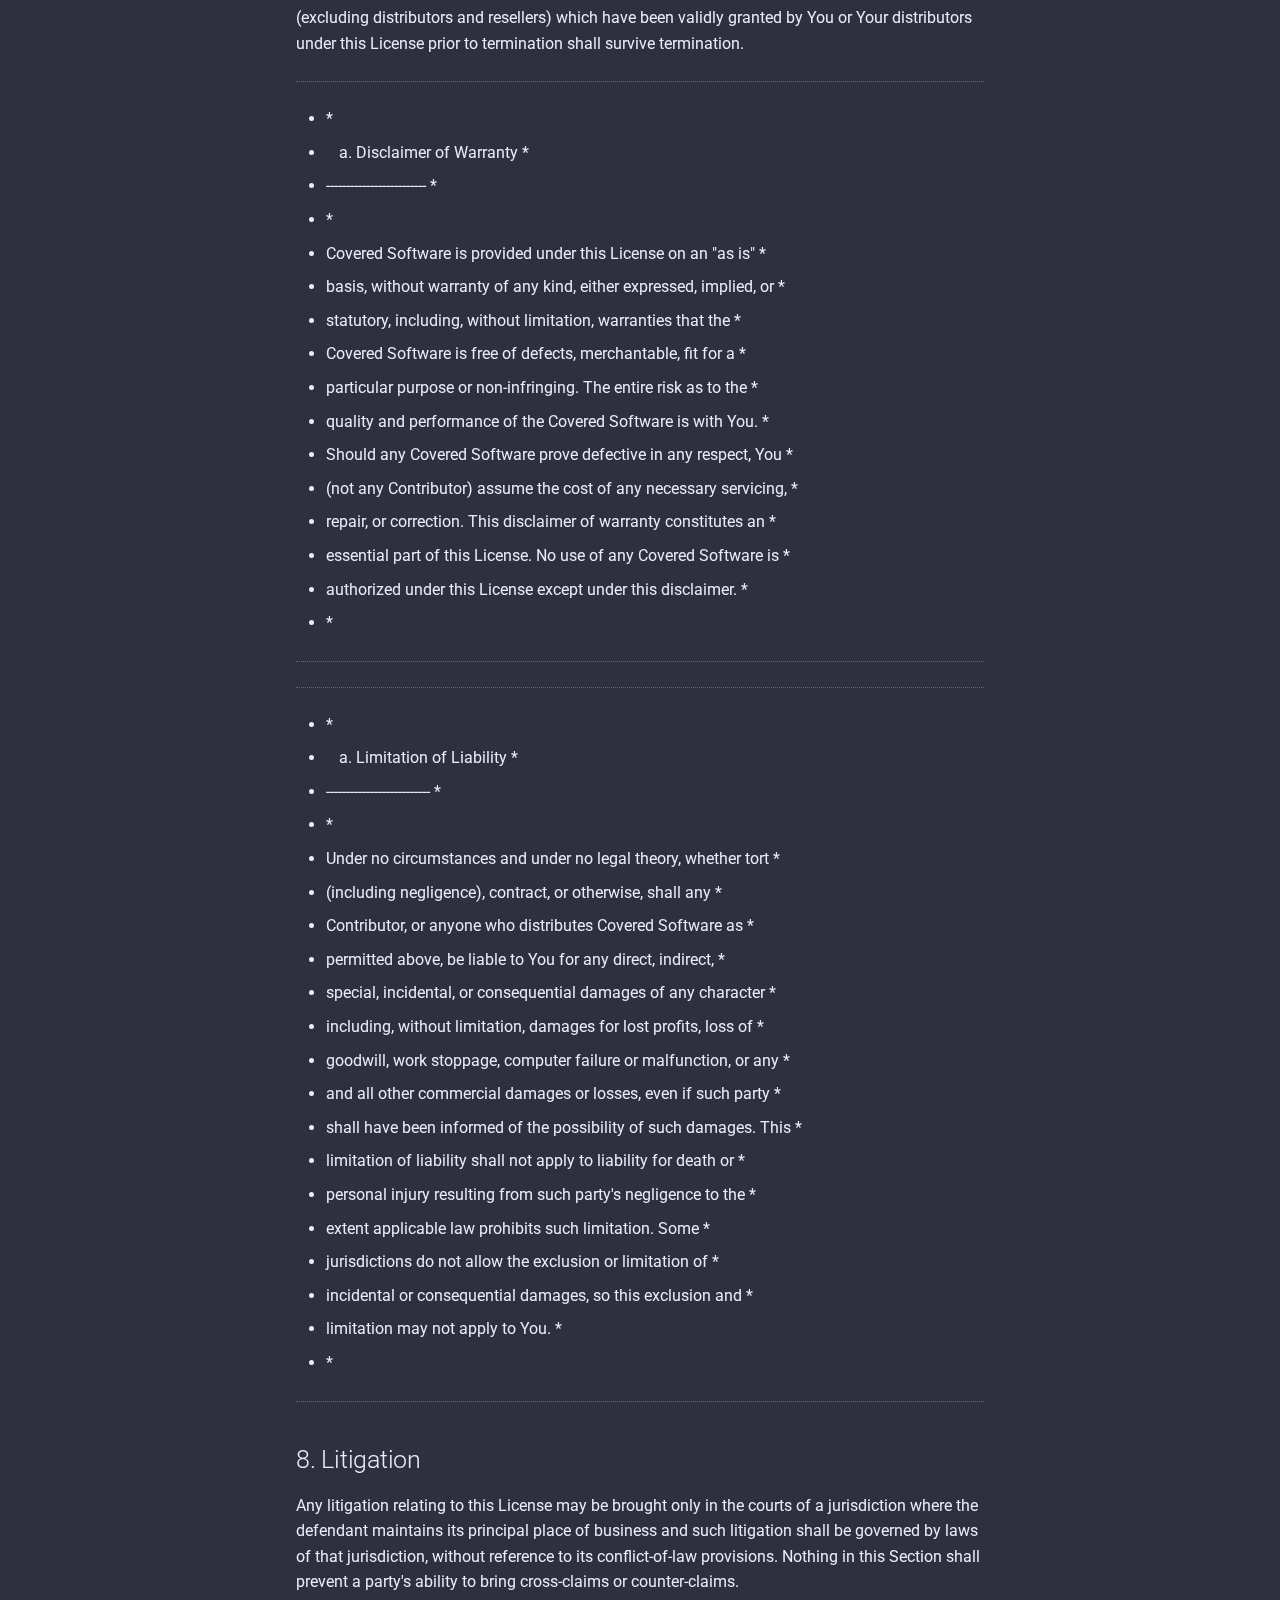
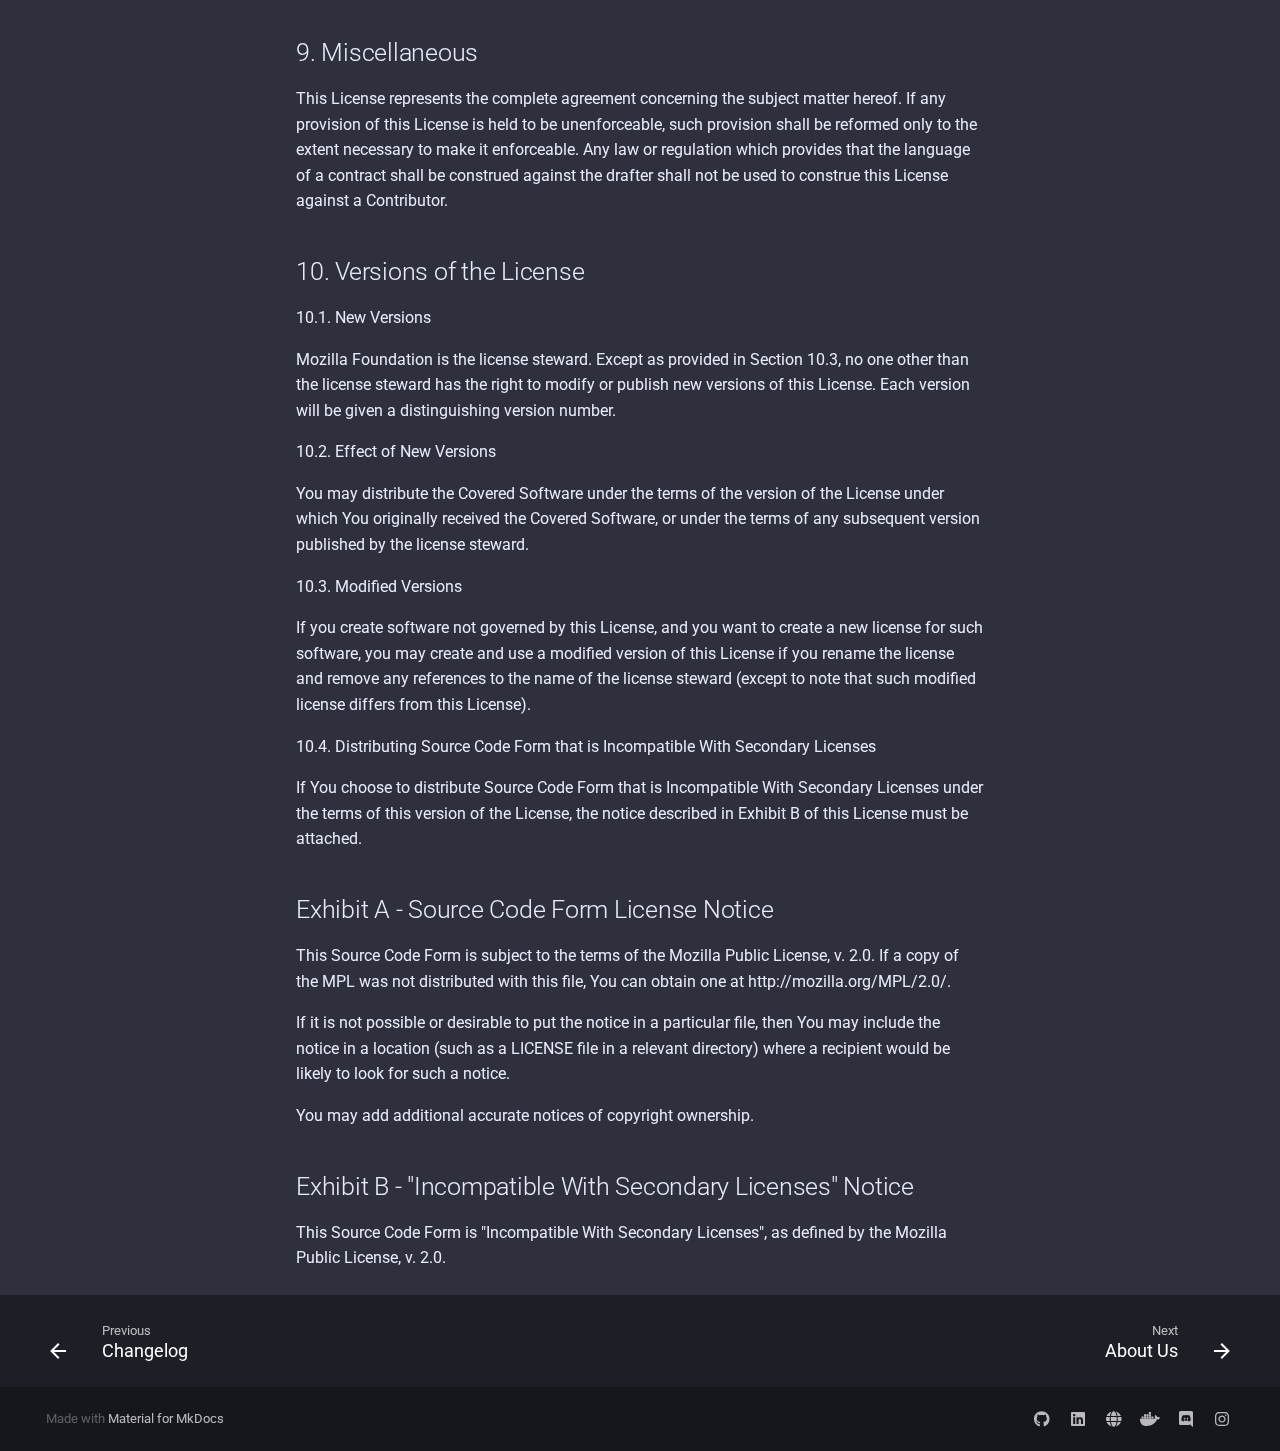
<file: license/index.html>
<!DOCTYPE html>

<html class="no-js" lang="en">
<head>
<meta charset="utf-8"/>
<meta content="width=device-width,initial-scale=1" name="viewport"/>
<meta content="Given werkzeug.FileStorage, fastapi.UploadFile or str file path as input it converts any image files(.pdf, .jpg, .png, .tiff) into list of PIL or numpy objects " name="description"/>
<link href="https://CapgeminiInventIDE.github.io/doc_loader/license/" rel="canonical"/>
<link href="../assets/imgs/favicon.ico" rel="shortcut icon"/>
<meta content="mkdocs-1.1.2, mkdocs-material-5.5.12" name="generator"/>
<title>License - doc_loader</title>
<link href="../assets/stylesheets/main.4dd2dd8d.min.css" rel="stylesheet"/>
<link href="../assets/stylesheets/palette.6a5ad368.min.css" rel="stylesheet"/>
<link crossorigin="" href="https://fonts.gstatic.com" rel="preconnect"/>
<link href="https://fonts.googleapis.com/css?family=Roboto:300,400,400i,700%7CRoboto+Mono&amp;display=fallback" rel="stylesheet"/>
<style>body,input{font-family:"Roboto",-apple-system,BlinkMacSystemFont,Helvetica,Arial,sans-serif}code,kbd,pre{font-family:"Roboto Mono",SFMono-Regular,Consolas,Menlo,monospace}</style>
<link href="../assets/css/styles.css" rel="stylesheet"/>
</head>
<body data-md-color-accent="" data-md-color-primary="" data-md-color-scheme="youtube" dir="ltr">
<input autocomplete="off" class="md-toggle" data-md-toggle="drawer" id="__drawer" type="checkbox"/>
<input autocomplete="off" class="md-toggle" data-md-toggle="search" id="__search" type="checkbox"/>
<label class="md-overlay" for="__drawer"></label>
<div data-md-component="skip">
<a class="md-skip" href="#mozilla-public-license-version-20">
          Skip to content
        </a>
</div>
<div data-md-component="announce">
</div>
<header class="md-header" data-md-component="header">
<nav aria-label="Header" class="md-header-nav md-grid">
<a aria-label="doc_loader" class="md-header-nav__button md-logo" href="https://CapgeminiInventIDE.github.io/doc_loader" title="doc_loader">
<img alt="logo" src="../assets/imgs/index.png"/>
</a>
<label class="md-header-nav__button md-icon" for="__drawer">
<svg viewbox="0 0 24 24" xmlns="http://www.w3.org/2000/svg"><path d="M3 6h18v2H3V6m0 5h18v2H3v-2m0 5h18v2H3v-2z"></path></svg>
</label>
<div class="md-header-nav__title" data-md-component="header-title">
<div class="md-header-nav__ellipsis">
<span class="md-header-nav__topic md-ellipsis">
                    doc_loader
                </span>
<span class="md-header-nav__topic md-ellipsis">
                    
                    License
                    
                </span>
</div>
</div>
<div class="md-header-nav__options">
<button aria-label="Switch to light mode" class="md-header-nav__button md-icon" data-md-color-scheme="capgemini" data-md-state="visible" title="Switch to light mode">
<!-- <div class="md-source__icon md-icon"> -->
<svg viewbox="0 0 24 24" xmlns="http://www.w3.org/2000/svg"><path d="M12 7a5 5 0 015 5 5 5 0 01-5 5 5 5 0 01-5-5 5 5 0 015-5m0 2a3 3 0 00-3 3 3 3 0 003 3 3 3 0 003-3 3 3 0 00-3-3m0-7l2.39 3.42C13.65 5.15 12.84 5 12 5c-.84 0-1.65.15-2.39.42L12 2M3.34 7l4.16-.35A7.2 7.2 0 005.94 8.5c-.44.74-.69 1.5-.83 2.29L3.34 7m.02 10l1.76-3.77a7.131 7.131 0 002.38 4.14L3.36 17M20.65 7l-1.77 3.79a7.023 7.023 0 00-2.38-4.15l4.15.36m-.01 10l-4.14.36c.59-.51 1.12-1.14 1.54-1.86.42-.73.69-1.5.83-2.29L20.64 17M12 22l-2.41-3.44c.74.27 1.55.44 2.41.44.82 0 1.63-.17 2.37-.44L12 22z"></path></svg>
<!-- </div> -->
</button>
<button aria-label="Switch to dark mode" class="md-header-nav__button md-icon" data-md-color-scheme="slate" data-md-state="hidden" title="Switch to dark mode">
<svg viewbox="0 0 24 24" xmlns="http://www.w3.org/2000/svg"><path d="M17.75 4.09l-2.53 1.94.91 3.06-2.63-1.81-2.63 1.81.91-3.06-2.53-1.94L12.44 4l1.06-3 1.06 3 3.19.09m3.5 6.91l-1.64 1.25.59 1.98-1.7-1.17-1.7 1.17.59-1.98L15.75 11l2.06-.05L18.5 9l.69 1.95 2.06.05m-2.28 4.95c.83-.08 1.72 1.1 1.19 1.85-.32.45-.66.87-1.08 1.27C15.17 23 8.84 23 4.94 19.07c-3.91-3.9-3.91-10.24 0-14.14.4-.4.82-.76 1.27-1.08.75-.53 1.93.36 1.85 1.19-.27 2.86.69 5.83 2.89 8.02a9.96 9.96 0 008.02 2.89m-1.64 2.02a12.08 12.08 0 01-7.8-3.47c-2.17-2.19-3.33-5-3.49-7.82-2.81 3.14-2.7 7.96.31 10.98 3.02 3.01 7.84 3.12 10.98.31z"></path></svg>
</button>
</div>
<label class="md-header-nav__button md-icon" for="__search">
<svg viewbox="0 0 24 24" xmlns="http://www.w3.org/2000/svg"><path d="M9.5 3A6.5 6.5 0 0116 9.5c0 1.61-.59 3.09-1.56 4.23l.27.27h.79l5 5-1.5 1.5-5-5v-.79l-.27-.27A6.516 6.516 0 019.5 16 6.5 6.5 0 013 9.5 6.5 6.5 0 019.5 3m0 2C7 5 5 7 5 9.5S7 14 9.5 14 14 12 14 9.5 12 5 9.5 5z"></path></svg>
</label>
<div class="md-search" data-md-component="search" role="dialog">
<label class="md-search__overlay" for="__search"></label>
<div class="md-search__inner" role="search">
<form class="md-search__form" name="search">
<input aria-label="Search" autocapitalize="off" autocomplete="off" autocorrect="off" class="md-search__input" data-md-component="search-query" data-md-state="active" name="query" placeholder="Search" spellcheck="false" type="text"/>
<label class="md-search__icon md-icon" for="__search">
<svg viewbox="0 0 24 24" xmlns="http://www.w3.org/2000/svg"><path d="M9.5 3A6.5 6.5 0 0116 9.5c0 1.61-.59 3.09-1.56 4.23l.27.27h.79l5 5-1.5 1.5-5-5v-.79l-.27-.27A6.516 6.516 0 019.5 16 6.5 6.5 0 013 9.5 6.5 6.5 0 019.5 3m0 2C7 5 5 7 5 9.5S7 14 9.5 14 14 12 14 9.5 12 5 9.5 5z"></path></svg>
<svg viewbox="0 0 24 24" xmlns="http://www.w3.org/2000/svg"><path d="M20 11v2H8l5.5 5.5-1.42 1.42L4.16 12l7.92-7.92L13.5 5.5 8 11h12z"></path></svg>
</label>
<button aria-label="Clear" class="md-search__icon md-icon" data-md-component="search-reset" tabindex="-1" type="reset">
<svg viewbox="0 0 24 24" xmlns="http://www.w3.org/2000/svg"><path d="M19 6.41L17.59 5 12 10.59 6.41 5 5 6.41 10.59 12 5 17.59 6.41 19 12 13.41 17.59 19 19 17.59 13.41 12 19 6.41z"></path></svg>
</button>
</form>
<div class="md-search__output">
<div class="md-search__scrollwrap" data-md-scrollfix="">
<div class="md-search-result" data-md-component="search-result">
<div class="md-search-result__meta">
            Initializing search
          </div>
<ol class="md-search-result__list"></ol>
</div>
</div>
</div>
</div>
</div>
<div class="md-header-nav__source">
<a class="md-source" href="https://github.com/CapgeminiInventIDE/doc_loader/" title="Go to repository">
<div class="md-source__icon md-icon">
<svg viewbox="0 0 448 512" xmlns="http://www.w3.org/2000/svg"><path d="M439.55 236.05L244 40.45a28.87 28.87 0 00-40.81 0l-40.66 40.63 51.52 51.52c27.06-9.14 52.68 16.77 43.39 43.68l49.66 49.66c34.23-11.8 61.18 31 35.47 56.69-26.49 26.49-70.21-2.87-56-37.34L240.22 199v121.85c25.3 12.54 22.26 41.85 9.08 55a34.34 34.34 0 01-48.55 0c-17.57-17.6-11.07-46.91 11.25-56v-123c-20.8-8.51-24.6-30.74-18.64-45L142.57 101 8.45 235.14a28.86 28.86 0 000 40.81l195.61 195.6a28.86 28.86 0 0040.8 0l194.69-194.69a28.86 28.86 0 000-40.81z"></path></svg>
</div>
<div class="md-source__repository">
    CapgeminiInventIDE/doc_loader
  </div>
</a>
</div>
</nav>
</header>
<div class="md-container" data-md-component="container">
<main class="md-main" data-md-component="main">
<div class="md-main__inner md-grid">
<div class="md-sidebar md-sidebar--primary" data-md-component="navigation">
<div class="md-sidebar__scrollwrap">
<div class="md-sidebar__inner">
<nav aria-label="Navigation" class="md-nav md-nav--primary" data-md-level="0">
<label class="md-nav__title" for="__drawer">
<a aria-label="doc_loader" class="md-nav__button md-logo" href="https://CapgeminiInventIDE.github.io/doc_loader" title="doc_loader">
<img alt="logo" src="../assets/imgs/index.png"/>
</a>
    doc_loader
  </label>
<div class="md-nav__source">
<a class="md-source" href="https://github.com/CapgeminiInventIDE/doc_loader/" title="Go to repository">
<div class="md-source__icon md-icon">
<svg viewbox="0 0 448 512" xmlns="http://www.w3.org/2000/svg"><path d="M439.55 236.05L244 40.45a28.87 28.87 0 00-40.81 0l-40.66 40.63 51.52 51.52c27.06-9.14 52.68 16.77 43.39 43.68l49.66 49.66c34.23-11.8 61.18 31 35.47 56.69-26.49 26.49-70.21-2.87-56-37.34L240.22 199v121.85c25.3 12.54 22.26 41.85 9.08 55a34.34 34.34 0 01-48.55 0c-17.57-17.6-11.07-46.91 11.25-56v-123c-20.8-8.51-24.6-30.74-18.64-45L142.57 101 8.45 235.14a28.86 28.86 0 000 40.81l195.61 195.6a28.86 28.86 0 0040.8 0l194.69-194.69a28.86 28.86 0 000-40.81z"></path></svg>
</div>
<div class="md-source__repository">
    CapgeminiInventIDE/doc_loader
  </div>
</a>
</div>
<ul class="md-nav__list" data-md-scrollfix="">
<li class="md-nav__item">
<a class="md-nav__link" href=".." title="Getting Started">
      Getting Started
    </a>
</li>
<li class="md-nav__item md-nav__item--nested">
<input class="md-nav__toggle md-toggle" data-md-toggle="nav-2" id="nav-2" type="checkbox"/>
<label class="md-nav__link" for="nav-2">
      Reference
      <span class="md-nav__icon md-icon"></span>
</label>
<nav aria-label="Reference" class="md-nav" data-md-level="1">
<label class="md-nav__title" for="nav-2">
<span class="md-nav__icon md-icon"></span>
        Reference
      </label>
<ul class="md-nav__list" data-md-scrollfix="">
<li class="md-nav__item">
<a class="md-nav__link" href="../reference/doc_loader/" title="doc_loader.py">
      doc_loader.py
    </a>
</li>
<li class="md-nav__item">
<a class="md-nav__link" href="../reference/errors/" title="errors.py">
      errors.py
    </a>
</li>
<li class="md-nav__item">
<a class="md-nav__link" href="../reference/page_counter/" title="page_counter.py">
      page_counter.py
    </a>
</li>
<li class="md-nav__item">
<a class="md-nav__link" href="../reference/pdf_extract/" title="pdf_extract.py">
      pdf_extract.py
    </a>
</li>
<li class="md-nav__item">
<a class="md-nav__link" href="../reference/readers/" title="readers.py">
      readers.py
    </a>
</li>
<li class="md-nav__item">
<a class="md-nav__link" href="../reference/types/" title="types.py">
      types.py
    </a>
</li>
<li class="md-nav__item">
<a class="md-nav__link" href="../reference/utils/" title="utils.py">
      utils.py
    </a>
</li>
</ul>
</nav>
</li>
<li class="md-nav__item">
<a class="md-nav__link" href="../contributing/" title="Contributing">
      Contributing
    </a>
</li>
<li class="md-nav__item">
<a class="md-nav__link" href="../code_of_conduct/" title="Code of Conduct">
      Code of Conduct
    </a>
</li>
<li class="md-nav__item">
<a class="md-nav__link" href="../changelog/" title="Changelog">
      Changelog
    </a>
</li>
<li class="md-nav__item md-nav__item--active">
<input class="md-nav__toggle md-toggle" data-md-toggle="toc" id="__toc" type="checkbox"/>
<label class="md-nav__link md-nav__link--active" for="__toc">
        License
        <span class="md-nav__icon md-icon"></span>
</label>
<a class="md-nav__link md-nav__link--active" href="./" title="License">
      License
    </a>
<!--
Copyright (c) 2016-2020 Martin Donath <martin.donath@squidfunk.com>
    Permission is hereby granted, free of charge, to any person obtaining a copy
    of this software and associated documentation files (the "Software"), to
    deal in the Software without restriction, including without limitation the
    rights to use, copy, modify, merge, publish, distribute, sublicense, and/or
    sell copies of the Software, and to permit persons to whom the Software is
    furnished to do so, subject to the following conditions:
    The above copyright notice and this permission notice shall be included in
    all copies or substantial portions of the Software.
    THE SOFTWARE IS PROVIDED "AS IS", WITHOUT WARRANTY OF ANY KIND, EXPRESS OR
    IMPLIED, INCLUDING BUT NOT LIMITED TO THE WARRANTIES OF MERCHANTABILITY,
    FITNESS FOR A PARTICULAR PURPOSE AND NON-INFRINGEMENT. IN NO EVENT SHALL THE
    AUTHORS OR COPYRIGHT HOLDERS BE LIABLE FOR ANY CLAIM, DAMAGES OR OTHER
    LIABILITY, WHETHER IN AN ACTION OF CONTRACT, TORT OR OTHERWISE, ARISING
    FROM, OUT OF OR IN CONNECTION WITH THE SOFTWARE OR THE USE OR OTHER DEALINGS
    IN THE SOFTWARE.
    -->
<!-- Table of contents -->
<nav aria-label="Table of contents" class="md-nav md-nav--secondary">
<!--
    Hack: check whether the content contains a h1 headline. If it does, the
    top-level anchor must be skipped, since it would be redundant to the link
    to the current page that is located just above the anchor. Therefore we
    directly continue with the children of the anchor.
  -->
<!-- Render item list -->
<label class="md-nav__title" for="__toc">
<span class="md-nav__icon md-icon"></span>
        Table of contents
    </label>
<ul class="md-nav__list" data-md-scrollfix="">
<li class="md-nav__item">
<a class="md-nav__link" href="#1-definitions">
    1. Definitions
  </a>
</li>
<li class="md-nav__item">
<a class="md-nav__link" href="#2-license-grants-and-conditions">
    2. License Grants and Conditions
  </a>
</li>
<li class="md-nav__item">
<a class="md-nav__link" href="#3-responsibilities">
    3. Responsibilities
  </a>
</li>
<li class="md-nav__item">
<a class="md-nav__link" href="#4-inability-to-comply-due-to-statute-or-regulation">
    4. Inability to Comply Due to Statute or Regulation
  </a>
</li>
<li class="md-nav__item">
<a class="md-nav__link" href="#5-termination">
    5. Termination
  </a>
</li>
<li class="md-nav__item">
<a class="md-nav__link" href="#8-litigation">
    8. Litigation
  </a>
</li>
<li class="md-nav__item">
<a class="md-nav__link" href="#9-miscellaneous">
    9. Miscellaneous
  </a>
</li>
<li class="md-nav__item">
<a class="md-nav__link" href="#10-versions-of-the-license">
    10. Versions of the License
  </a>
</li>
<li class="md-nav__item">
<a class="md-nav__link" href="#exhibit-a-source-code-form-license-notice">
    Exhibit A - Source Code Form License Notice
  </a>
</li>
<li class="md-nav__item">
<a class="md-nav__link" href="#exhibit-b-incompatible-with-secondary-licenses-notice">
    Exhibit B - "Incompatible With Secondary Licenses" Notice
  </a>
</li>
</ul>
</nav>
</li>
<li class="md-nav__item">
<a class="md-nav__link" href="../about_us/" title="About Us">
      About Us
    </a>
</li>
</ul>
</nav>
</div>
</div>
</div>
<div class="md-sidebar md-sidebar--secondary" data-md-component="toc">
<div class="md-sidebar__scrollwrap">
<div class="md-sidebar__inner">
<!--
Copyright (c) 2016-2020 Martin Donath <martin.donath@squidfunk.com>
    Permission is hereby granted, free of charge, to any person obtaining a copy
    of this software and associated documentation files (the "Software"), to
    deal in the Software without restriction, including without limitation the
    rights to use, copy, modify, merge, publish, distribute, sublicense, and/or
    sell copies of the Software, and to permit persons to whom the Software is
    furnished to do so, subject to the following conditions:
    The above copyright notice and this permission notice shall be included in
    all copies or substantial portions of the Software.
    THE SOFTWARE IS PROVIDED "AS IS", WITHOUT WARRANTY OF ANY KIND, EXPRESS OR
    IMPLIED, INCLUDING BUT NOT LIMITED TO THE WARRANTIES OF MERCHANTABILITY,
    FITNESS FOR A PARTICULAR PURPOSE AND NON-INFRINGEMENT. IN NO EVENT SHALL THE
    AUTHORS OR COPYRIGHT HOLDERS BE LIABLE FOR ANY CLAIM, DAMAGES OR OTHER
    LIABILITY, WHETHER IN AN ACTION OF CONTRACT, TORT OR OTHERWISE, ARISING
    FROM, OUT OF OR IN CONNECTION WITH THE SOFTWARE OR THE USE OR OTHER DEALINGS
    IN THE SOFTWARE.
    -->
<!-- Table of contents -->
<nav aria-label="Table of contents" class="md-nav md-nav--secondary">
<!--
    Hack: check whether the content contains a h1 headline. If it does, the
    top-level anchor must be skipped, since it would be redundant to the link
    to the current page that is located just above the anchor. Therefore we
    directly continue with the children of the anchor.
  -->
<!-- Render item list -->
<label class="md-nav__title" for="__toc">
<span class="md-nav__icon md-icon"></span>
        Table of contents
    </label>
<ul class="md-nav__list" data-md-scrollfix="">
<li class="md-nav__item">
<a class="md-nav__link" href="#1-definitions">
    1. Definitions
  </a>
</li>
<li class="md-nav__item">
<a class="md-nav__link" href="#2-license-grants-and-conditions">
    2. License Grants and Conditions
  </a>
</li>
<li class="md-nav__item">
<a class="md-nav__link" href="#3-responsibilities">
    3. Responsibilities
  </a>
</li>
<li class="md-nav__item">
<a class="md-nav__link" href="#4-inability-to-comply-due-to-statute-or-regulation">
    4. Inability to Comply Due to Statute or Regulation
  </a>
</li>
<li class="md-nav__item">
<a class="md-nav__link" href="#5-termination">
    5. Termination
  </a>
</li>
<li class="md-nav__item">
<a class="md-nav__link" href="#8-litigation">
    8. Litigation
  </a>
</li>
<li class="md-nav__item">
<a class="md-nav__link" href="#9-miscellaneous">
    9. Miscellaneous
  </a>
</li>
<li class="md-nav__item">
<a class="md-nav__link" href="#10-versions-of-the-license">
    10. Versions of the License
  </a>
</li>
<li class="md-nav__item">
<a class="md-nav__link" href="#exhibit-a-source-code-form-license-notice">
    Exhibit A - Source Code Form License Notice
  </a>
</li>
<li class="md-nav__item">
<a class="md-nav__link" href="#exhibit-b-incompatible-with-secondary-licenses-notice">
    Exhibit B - "Incompatible With Secondary Licenses" Notice
  </a>
</li>
</ul>
</nav>
</div>
</div>
</div>
<div class="md-content">
<article class="md-content__inner md-typeset">
<a class="md-content__button md-icon" href="https://github.com/CapgeminiInventIDE/doc_loader/edit/master/docs/license.md" title="Edit this page">
<svg viewbox="0 0 24 24" xmlns="http://www.w3.org/2000/svg"><path d="M20.71 7.04c.39-.39.39-1.04 0-1.41l-2.34-2.34c-.37-.39-1.02-.39-1.41 0l-1.84 1.83 3.75 3.75M3 17.25V21h3.75L17.81 9.93l-3.75-3.75L3 17.25z"></path></svg>
</a>
<h1 id="mozilla-public-license-version-20">Mozilla Public License Version 2.0<a class="headerlink" href="#mozilla-public-license-version-20" title="Permanent link">¤</a></h1>
<p>Copyright (c) 2020, Capgemini Invent IDE
All rights reserved.</p>
<h2 id="1-definitions">1. Definitions<a class="headerlink" href="#1-definitions" title="Permanent link">¤</a></h2>
<p>1.1. "Contributor"
    means each individual or legal entity that creates, contributes to
    the creation of, or owns Covered Software.</p>
<p>1.2. "Contributor Version"
    means the combination of the Contributions of others (if any) used
    by a Contributor and that particular Contributor's Contribution.</p>
<p>1.3. "Contribution"
    means Covered Software of a particular Contributor.</p>
<p>1.4. "Covered Software"
    means Source Code Form to which the initial Contributor has attached
    the notice in Exhibit A, the Executable Form of such Source Code
    Form, and Modifications of such Source Code Form, in each case
    including portions thereof.</p>
<p>1.5. "Incompatible With Secondary Licenses"
    means</p>
<div class="codehilite"><pre><span></span><code>(a) that the initial Contributor has attached the notice described
    in Exhibit B to the Covered Software; or

(b) that the Covered Software was made available under the terms of
    version 1.1 or earlier of the License, but not also under the
    terms of a Secondary License.
</code></pre></div>
<p>1.6. "Executable Form"
    means any form of the work other than Source Code Form.</p>
<p>1.7. "Larger Work"
    means a work that combines Covered Software with other material, in
    a separate file or files, that is not Covered Software.</p>
<p>1.8. "License"
    means this document.</p>
<p>1.9. "Licensable"
    means having the right to grant, to the maximum extent possible,
    whether at the time of the initial grant or subsequently, any and
    all of the rights conveyed by this License.</p>
<p>1.10. "Modifications"
    means any of the following:</p>
<div class="codehilite"><pre><span></span><code>(a) any file in Source Code Form that results from an addition to,
    deletion from, or modification of the contents of Covered
    Software; or

(b) any new file in Source Code Form that contains any Covered
    Software.
</code></pre></div>
<p>1.11. "Patent Claims" of a Contributor
    means any patent claim(s), including without limitation, method,
    process, and apparatus claims, in any patent Licensable by such
    Contributor that would be infringed, but for the grant of the
    License, by the making, using, selling, offering for sale, having
    made, import, or transfer of either its Contributions or its
    Contributor Version.</p>
<p>1.12. "Secondary License"
    means either the GNU General Public License, Version 2.0, the GNU
    Lesser General Public License, Version 2.1, the GNU Affero General
    Public License, Version 3.0, or any later versions of those
    licenses.</p>
<p>1.13. "Source Code Form"
    means the form of the work preferred for making modifications.</p>
<p>1.14. "You" (or "Your")
    means an individual or a legal entity exercising rights under this
    License. For legal entities, "You" includes any entity that
    controls, is controlled by, or is under common control with You. For
    purposes of this definition, "control" means (a) the power, direct
    or indirect, to cause the direction or management of such entity,
    whether by contract or otherwise, or (b) ownership of more than
    fifty percent (50%) of the outstanding shares or beneficial
    ownership of such entity.</p>
<h2 id="2-license-grants-and-conditions">2. License Grants and Conditions<a class="headerlink" href="#2-license-grants-and-conditions" title="Permanent link">¤</a></h2>
<p>2.1. Grants</p>
<p>Each Contributor hereby grants You a world-wide, royalty-free,
non-exclusive license:</p>
<p>(a) under intellectual property rights (other than patent or trademark)
    Licensable by such Contributor to use, reproduce, make available,
    modify, display, perform, distribute, and otherwise exploit its
    Contributions, either on an unmodified basis, with Modifications, or
    as part of a Larger Work; and</p>
<p>(b) under Patent Claims of such Contributor to make, use, sell, offer
    for sale, have made, import, and otherwise transfer either its
    Contributions or its Contributor Version.</p>
<p>2.2. Effective Date</p>
<p>The licenses granted in Section 2.1 with respect to any Contribution
become effective for each Contribution on the date the Contributor first
distributes such Contribution.</p>
<p>2.3. Limitations on Grant Scope</p>
<p>The licenses granted in this Section 2 are the only rights granted under
this License. No additional rights or licenses will be implied from the
distribution or licensing of Covered Software under this License.
Notwithstanding Section 2.1(b) above, no patent license is granted by a
Contributor:</p>
<p>(a) for any code that a Contributor has removed from Covered Software;
    or</p>
<p>(b) for infringements caused by: (i) Your and any other third party's
    modifications of Covered Software, or (ii) the combination of its
    Contributions with other software (except as part of its Contributor
    Version); or</p>
<p>(c) under Patent Claims infringed by Covered Software in the absence of
    its Contributions.</p>
<p>This License does not grant any rights in the trademarks, service marks,
or logos of any Contributor (except as may be necessary to comply with
the notice requirements in Section 3.4).</p>
<p>2.4. Subsequent Licenses</p>
<p>No Contributor makes additional grants as a result of Your choice to
distribute the Covered Software under a subsequent version of this
License (see Section 10.2) or under the terms of a Secondary License (if
permitted under the terms of Section 3.3).</p>
<p>2.5. Representation</p>
<p>Each Contributor represents that the Contributor believes its
Contributions are its original creation(s) or it has sufficient rights
to grant the rights to its Contributions conveyed by this License.</p>
<p>2.6. Fair Use</p>
<p>This License is not intended to limit any rights You have under
applicable copyright doctrines of fair use, fair dealing, or other
equivalents.</p>
<p>2.7. Conditions</p>
<p>Sections 3.1, 3.2, 3.3, and 3.4 are conditions of the licenses granted
in Section 2.1.</p>
<h2 id="3-responsibilities">3. Responsibilities<a class="headerlink" href="#3-responsibilities" title="Permanent link">¤</a></h2>
<p>3.1. Distribution of Source Form</p>
<p>All distribution of Covered Software in Source Code Form, including any
Modifications that You create or to which You contribute, must be under
the terms of this License. You must inform recipients that the Source
Code Form of the Covered Software is governed by the terms of this
License, and how they can obtain a copy of this License. You may not
attempt to alter or restrict the recipients' rights in the Source Code
Form.</p>
<p>3.2. Distribution of Executable Form</p>
<p>If You distribute Covered Software in Executable Form then:</p>
<p>(a) such Covered Software must also be made available in Source Code
    Form, as described in Section 3.1, and You must inform recipients of
    the Executable Form how they can obtain a copy of such Source Code
    Form by reasonable means in a timely manner, at a charge no more
    than the cost of distribution to the recipient; and</p>
<p>(b) You may distribute such Executable Form under the terms of this
    License, or sublicense it under different terms, provided that the
    license for the Executable Form does not attempt to limit or alter
    the recipients' rights in the Source Code Form under this License.</p>
<p>3.3. Distribution of a Larger Work</p>
<p>You may create and distribute a Larger Work under terms of Your choice,
provided that You also comply with the requirements of this License for
the Covered Software. If the Larger Work is a combination of Covered
Software with a work governed by one or more Secondary Licenses, and the
Covered Software is not Incompatible With Secondary Licenses, this
License permits You to additionally distribute such Covered Software
under the terms of such Secondary License(s), so that the recipient of
the Larger Work may, at their option, further distribute the Covered
Software under the terms of either this License or such Secondary
License(s).</p>
<p>3.4. Notices</p>
<p>You may not remove or alter the substance of any license notices
(including copyright notices, patent notices, disclaimers of warranty,
or limitations of liability) contained within the Source Code Form of
the Covered Software, except that You may alter any license notices to
the extent required to remedy known factual inaccuracies.</p>
<p>3.5. Application of Additional Terms</p>
<p>You may choose to offer, and to charge a fee for, warranty, support,
indemnity or liability obligations to one or more recipients of Covered
Software. However, You may do so only on Your own behalf, and not on
behalf of any Contributor. You must make it absolutely clear that any
such warranty, support, indemnity, or liability obligation is offered by
You alone, and You hereby agree to indemnify every Contributor for any
liability incurred by such Contributor as a result of warranty, support,
indemnity or liability terms You offer. You may include additional
disclaimers of warranty and limitations of liability specific to any
jurisdiction.</p>
<h2 id="4-inability-to-comply-due-to-statute-or-regulation">4. Inability to Comply Due to Statute or Regulation<a class="headerlink" href="#4-inability-to-comply-due-to-statute-or-regulation" title="Permanent link">¤</a></h2>
<p>If it is impossible for You to comply with any of the terms of this
License with respect to some or all of the Covered Software due to
statute, judicial order, or regulation then You must: (a) comply with
the terms of this License to the maximum extent possible; and (b)
describe the limitations and the code they affect. Such description must
be placed in a text file included with all distributions of the Covered
Software under this License. Except to the extent prohibited by statute
or regulation, such description must be sufficiently detailed for a
recipient of ordinary skill to be able to understand it.</p>
<h2 id="5-termination">5. Termination<a class="headerlink" href="#5-termination" title="Permanent link">¤</a></h2>
<p>5.1. The rights granted under this License will terminate automatically
if You fail to comply with any of its terms. However, if You become
compliant, then the rights granted under this License from a particular
Contributor are reinstated (a) provisionally, unless and until such
Contributor explicitly and finally terminates Your grants, and (b) on an
ongoing basis, if such Contributor fails to notify You of the
non-compliance by some reasonable means prior to 60 days after You have
come back into compliance. Moreover, Your grants from a particular
Contributor are reinstated on an ongoing basis if such Contributor
notifies You of the non-compliance by some reasonable means, this is the
first time You have received notice of non-compliance with this License
from such Contributor, and You become compliant prior to 30 days after
Your receipt of the notice.</p>
<p>5.2. If You initiate litigation against any entity by asserting a patent
infringement claim (excluding declaratory judgment actions,
counter-claims, and cross-claims) alleging that a Contributor Version
directly or indirectly infringes any patent, then the rights granted to
You by any and all Contributors for the Covered Software under Section
2.1 of this License shall terminate.</p>
<p>5.3. In the event of termination under Sections 5.1 or 5.2 above, all
end user license agreements (excluding distributors and resellers) which
have been validly granted by You or Your distributors under this License
prior to termination shall survive termination.</p>
<hr/>
<ul>
<li>*</li>
<li>
<ol>
<li>Disclaimer of Warranty                                           *</li>
</ol>
</li>
<li>-------------------------                                           *</li>
<li>*</li>
<li>Covered Software is provided under this License on an "as is"       *</li>
<li>basis, without warranty of any kind, either expressed, implied, or  *</li>
<li>statutory, including, without limitation, warranties that the       *</li>
<li>Covered Software is free of defects, merchantable, fit for a        *</li>
<li>particular purpose or non-infringing. The entire risk as to the     *</li>
<li>quality and performance of the Covered Software is with You.        *</li>
<li>Should any Covered Software prove defective in any respect, You     *</li>
<li>(not any Contributor) assume the cost of any necessary servicing,   *</li>
<li>repair, or correction. This disclaimer of warranty constitutes an   *</li>
<li>essential part of this License. No use of any Covered Software is   *</li>
<li>authorized under this License except under this disclaimer.         *</li>
<li>*</li>
</ul>
<hr/>
<hr/>
<ul>
<li>*</li>
<li>
<ol>
<li>Limitation of Liability                                          *</li>
</ol>
</li>
<li>--------------------------                                          *</li>
<li>*</li>
<li>Under no circumstances and under no legal theory, whether tort      *</li>
<li>(including negligence), contract, or otherwise, shall any           *</li>
<li>Contributor, or anyone who distributes Covered Software as          *</li>
<li>permitted above, be liable to You for any direct, indirect,         *</li>
<li>special, incidental, or consequential damages of any character      *</li>
<li>including, without limitation, damages for lost profits, loss of    *</li>
<li>goodwill, work stoppage, computer failure or malfunction, or any    *</li>
<li>and all other commercial damages or losses, even if such party      *</li>
<li>shall have been informed of the possibility of such damages. This   *</li>
<li>limitation of liability shall not apply to liability for death or   *</li>
<li>personal injury resulting from such party's negligence to the       *</li>
<li>extent applicable law prohibits such limitation. Some               *</li>
<li>jurisdictions do not allow the exclusion or limitation of           *</li>
<li>incidental or consequential damages, so this exclusion and          *</li>
<li>limitation may not apply to You.                                    *</li>
<li>*</li>
</ul>
<hr/>
<h2 id="8-litigation">8. Litigation<a class="headerlink" href="#8-litigation" title="Permanent link">¤</a></h2>
<p>Any litigation relating to this License may be brought only in the
courts of a jurisdiction where the defendant maintains its principal
place of business and such litigation shall be governed by laws of that
jurisdiction, without reference to its conflict-of-law provisions.
Nothing in this Section shall prevent a party's ability to bring
cross-claims or counter-claims.</p>
<h2 id="9-miscellaneous">9. Miscellaneous<a class="headerlink" href="#9-miscellaneous" title="Permanent link">¤</a></h2>
<p>This License represents the complete agreement concerning the subject
matter hereof. If any provision of this License is held to be
unenforceable, such provision shall be reformed only to the extent
necessary to make it enforceable. Any law or regulation which provides
that the language of a contract shall be construed against the drafter
shall not be used to construe this License against a Contributor.</p>
<h2 id="10-versions-of-the-license">10. Versions of the License<a class="headerlink" href="#10-versions-of-the-license" title="Permanent link">¤</a></h2>
<p>10.1. New Versions</p>
<p>Mozilla Foundation is the license steward. Except as provided in Section
10.3, no one other than the license steward has the right to modify or
publish new versions of this License. Each version will be given a
distinguishing version number.</p>
<p>10.2. Effect of New Versions</p>
<p>You may distribute the Covered Software under the terms of the version
of the License under which You originally received the Covered Software,
or under the terms of any subsequent version published by the license
steward.</p>
<p>10.3. Modified Versions</p>
<p>If you create software not governed by this License, and you want to
create a new license for such software, you may create and use a
modified version of this License if you rename the license and remove
any references to the name of the license steward (except to note that
such modified license differs from this License).</p>
<p>10.4. Distributing Source Code Form that is Incompatible With Secondary
Licenses</p>
<p>If You choose to distribute Source Code Form that is Incompatible With
Secondary Licenses under the terms of this version of the License, the
notice described in Exhibit B of this License must be attached.</p>
<h2 id="exhibit-a-source-code-form-license-notice">Exhibit A - Source Code Form License Notice<a class="headerlink" href="#exhibit-a-source-code-form-license-notice" title="Permanent link">¤</a></h2>
<p>This Source Code Form is subject to the terms of the Mozilla Public
  License, v. 2.0. If a copy of the MPL was not distributed with this
  file, You can obtain one at http://mozilla.org/MPL/2.0/.</p>
<p>If it is not possible or desirable to put the notice in a particular
file, then You may include the notice in a location (such as a LICENSE
file in a relevant directory) where a recipient would be likely to look
for such a notice.</p>
<p>You may add additional accurate notices of copyright ownership.</p>
<h2 id="exhibit-b-incompatible-with-secondary-licenses-notice">Exhibit B - "Incompatible With Secondary Licenses" Notice<a class="headerlink" href="#exhibit-b-incompatible-with-secondary-licenses-notice" title="Permanent link">¤</a></h2>
<p>This Source Code Form is "Incompatible With Secondary Licenses", as
  defined by the Mozilla Public License, v. 2.0.</p>
</article>
</div>
</div>
</main>
<footer class="md-footer">
<div class="md-footer-nav">
<nav aria-label="Footer" class="md-footer-nav__inner md-grid">
<a class="md-footer-nav__link md-footer-nav__link--prev" href="../changelog/" rel="prev" title="Changelog">
<div class="md-footer-nav__button md-icon">
<svg viewbox="0 0 24 24" xmlns="http://www.w3.org/2000/svg"><path d="M20 11v2H8l5.5 5.5-1.42 1.42L4.16 12l7.92-7.92L13.5 5.5 8 11h12z"></path></svg>
</div>
<div class="md-footer-nav__title">
<div class="md-ellipsis">
<span class="md-footer-nav__direction">
                  Previous
                </span>
                Changelog
              </div>
</div>
</a>
<a class="md-footer-nav__link md-footer-nav__link--next" href="../about_us/" rel="next" title="About Us">
<div class="md-footer-nav__title">
<div class="md-ellipsis">
<span class="md-footer-nav__direction">
                  Next
                </span>
                About Us
              </div>
</div>
<div class="md-footer-nav__button md-icon">
<svg viewbox="0 0 24 24" xmlns="http://www.w3.org/2000/svg"><path d="M4 11v2h12l-5.5 5.5 1.42 1.42L19.84 12l-7.92-7.92L10.5 5.5 16 11H4z"></path></svg>
</div>
</a>
</nav>
</div>
<div class="md-footer-meta md-typeset">
<div class="md-footer-meta__inner md-grid">
<div class="md-footer-copyright">
        
        Made with
        <a href="https://squidfunk.github.io/mkdocs-material/" rel="noopener" target="_blank">
          Material for MkDocs
        </a>
</div>
<div class="md-footer-social">
<a class="md-footer-social__link" href="https://github.com/CapgeminiInventIDE" rel="noopener" target="_blank" title="github.com">
<svg viewbox="0 0 496 512" xmlns="http://www.w3.org/2000/svg"><path d="M165.9 397.4c0 2-2.3 3.6-5.2 3.6-3.3.3-5.6-1.3-5.6-3.6 0-2 2.3-3.6 5.2-3.6 3-.3 5.6 1.3 5.6 3.6zm-31.1-4.5c-.7 2 1.3 4.3 4.3 4.9 2.6 1 5.6 0 6.2-2s-1.3-4.3-4.3-5.2c-2.6-.7-5.5.3-6.2 2.3zm44.2-1.7c-2.9.7-4.9 2.6-4.6 4.9.3 2 2.9 3.3 5.9 2.6 2.9-.7 4.9-2.6 4.6-4.6-.3-1.9-3-3.2-5.9-2.9zM244.8 8C106.1 8 0 113.3 0 252c0 110.9 69.8 205.8 169.5 239.2 12.8 2.3 17.3-5.6 17.3-12.1 0-6.2-.3-40.4-.3-61.4 0 0-70 15-84.7-29.8 0 0-11.4-29.1-27.8-36.6 0 0-22.9-15.7 1.6-15.4 0 0 24.9 2 38.6 25.8 21.9 38.6 58.6 27.5 72.9 20.9 2.3-16 8.8-27.1 16-33.7-55.9-6.2-112.3-14.3-112.3-110.5 0-27.5 7.6-41.3 23.6-58.9-2.6-6.5-11.1-33.3 2.6-67.9 20.9-6.5 69 27 69 27 20-5.6 41.5-8.5 62.8-8.5s42.8 2.9 62.8 8.5c0 0 48.1-33.6 69-27 13.7 34.7 5.2 61.4 2.6 67.9 16 17.7 25.8 31.5 25.8 58.9 0 96.5-58.9 104.2-114.8 110.5 9.2 7.9 17 22.9 17 46.4 0 33.7-.3 75.4-.3 83.6 0 6.5 4.6 14.4 17.3 12.1C428.2 457.8 496 362.9 496 252 496 113.3 383.5 8 244.8 8zM97.2 352.9c-1.3 1-1 3.3.7 5.2 1.6 1.6 3.9 2.3 5.2 1 1.3-1 1-3.3-.7-5.2-1.6-1.6-3.9-2.3-5.2-1zm-10.8-8.1c-.7 1.3.3 2.9 2.3 3.9 1.6 1 3.6.7 4.3-.7.7-1.3-.3-2.9-2.3-3.9-2-.6-3.6-.3-4.3.7zm32.4 35.6c-1.6 1.3-1 4.3 1.3 6.2 2.3 2.3 5.2 2.6 6.5 1 1.3-1.3.7-4.3-1.3-6.2-2.2-2.3-5.2-2.6-6.5-1zm-11.4-14.7c-1.6 1-1.6 3.6 0 5.9 1.6 2.3 4.3 3.3 5.6 2.3 1.6-1.3 1.6-3.9 0-6.2-1.4-2.3-4-3.3-5.6-2z"></path></svg>
</a>
<a class="md-footer-social__link" href="https://www.linkedin.com/company/capgemini-invent" rel="noopener" target="_blank" title="www.linkedin.com">
<svg viewbox="0 0 448 512" xmlns="http://www.w3.org/2000/svg"><path d="M416 32H31.9C14.3 32 0 46.5 0 64.3v383.4C0 465.5 14.3 480 31.9 480H416c17.6 0 32-14.5 32-32.3V64.3c0-17.8-14.4-32.3-32-32.3zM135.4 416H69V202.2h66.5V416zm-33.2-243c-21.3 0-38.5-17.3-38.5-38.5S80.9 96 102.2 96c21.2 0 38.5 17.3 38.5 38.5 0 21.3-17.2 38.5-38.5 38.5zm282.1 243h-66.4V312c0-24.8-.5-56.7-34.5-56.7-34.6 0-39.9 27-39.9 54.9V416h-66.4V202.2h63.7v29.2h.9c8.9-16.8 30.6-34.5 62.9-34.5 67.2 0 79.7 44.3 79.7 101.9V416z"></path></svg>
</a>
<a class="md-footer-social__link" href="https://www.capgemini.com/service/invent/" rel="noopener" target="_blank" title="www.capgemini.com">
<svg viewbox="0 0 496 512" xmlns="http://www.w3.org/2000/svg"><path d="M336.5 160C322 70.7 287.8 8 248 8s-74 62.7-88.5 152h177zM152 256c0 22.2 1.2 43.5 3.3 64h185.3c2.1-20.5 3.3-41.8 3.3-64s-1.2-43.5-3.3-64H155.3c-2.1 20.5-3.3 41.8-3.3 64zm324.7-96c-28.6-67.9-86.5-120.4-158-141.6 24.4 33.8 41.2 84.7 50 141.6h108zM177.2 18.4C105.8 39.6 47.8 92.1 19.3 160h108c8.7-56.9 25.5-107.8 49.9-141.6zM487.4 192H372.7c2.1 21 3.3 42.5 3.3 64s-1.2 43-3.3 64h114.6c5.5-20.5 8.6-41.8 8.6-64s-3.1-43.5-8.5-64zM120 256c0-21.5 1.2-43 3.3-64H8.6C3.2 212.5 0 233.8 0 256s3.2 43.5 8.6 64h114.6c-2-21-3.2-42.5-3.2-64zm39.5 96c14.5 89.3 48.7 152 88.5 152s74-62.7 88.5-152h-177zm159.3 141.6c71.4-21.2 129.4-73.7 158-141.6h-108c-8.8 56.9-25.6 107.8-50 141.6zM19.3 352c28.6 67.9 86.5 120.4 158 141.6-24.4-33.8-41.2-84.7-50-141.6h-108z"></path></svg>
</a>
<a class="md-footer-social__link" href="https://hub.docker.com/orgs/capgeminiinventide" rel="noopener" target="_blank" title="hub.docker.com">
<svg viewbox="0 0 640 512" xmlns="http://www.w3.org/2000/svg"><path d="M349.9 236.3h-66.1v-59.4h66.1v59.4zm0-204.3h-66.1v60.7h66.1V32zm78.2 144.8H362v59.4h66.1v-59.4zm-156.3-72.1h-66.1v60.1h66.1v-60.1zm78.1 0h-66.1v60.1h66.1v-60.1zm276.8 100c-14.4-9.7-47.6-13.2-73.1-8.4-3.3-24-16.7-44.9-41.1-63.7l-14-9.3-9.3 14c-18.4 27.8-23.4 73.6-3.7 103.8-8.7 4.7-25.8 11.1-48.4 10.7H2.4c-8.7 50.8 5.8 116.8 44 162.1 37.1 43.9 92.7 66.2 165.4 66.2 157.4 0 273.9-72.5 328.4-204.2 21.4.4 67.6.1 91.3-45.2 1.5-2.5 6.6-13.2 8.5-17.1l-13.3-8.9zm-511.1-27.9h-66v59.4h66.1v-59.4zm78.1 0h-66.1v59.4h66.1v-59.4zm78.1 0h-66.1v59.4h66.1v-59.4zm-78.1-72.1h-66.1v60.1h66.1v-60.1z"></path></svg>
</a>
<a class="md-footer-social__link" href="https://discord.gg/rQcMtVE" rel="noopener" target="_blank" title="discord.gg">
<svg viewbox="0 0 448 512" xmlns="http://www.w3.org/2000/svg"><path d="M297.216 243.2c0 15.616-11.52 28.416-26.112 28.416-14.336 0-26.112-12.8-26.112-28.416s11.52-28.416 26.112-28.416c14.592 0 26.112 12.8 26.112 28.416zm-119.552-28.416c-14.592 0-26.112 12.8-26.112 28.416s11.776 28.416 26.112 28.416c14.592 0 26.112-12.8 26.112-28.416.256-15.616-11.52-28.416-26.112-28.416zM448 52.736V512c-64.494-56.994-43.868-38.128-118.784-107.776l13.568 47.36H52.48C23.552 451.584 0 428.032 0 398.848V52.736C0 23.552 23.552 0 52.48 0h343.04C424.448 0 448 23.552 448 52.736zm-72.96 242.688c0-82.432-36.864-149.248-36.864-149.248-36.864-27.648-71.936-26.88-71.936-26.88l-3.584 4.096c43.52 13.312 63.744 32.512 63.744 32.512-60.811-33.329-132.244-33.335-191.232-7.424-9.472 4.352-15.104 7.424-15.104 7.424s21.248-20.224 67.328-33.536l-2.56-3.072s-35.072-.768-71.936 26.88c0 0-36.864 66.816-36.864 149.248 0 0 21.504 37.12 78.08 38.912 0 0 9.472-11.52 17.152-21.248-32.512-9.728-44.8-30.208-44.8-30.208 3.766 2.636 9.976 6.053 10.496 6.4 43.21 24.198 104.588 32.126 159.744 8.96 8.96-3.328 18.944-8.192 29.44-15.104 0 0-12.8 20.992-46.336 30.464 7.68 9.728 16.896 20.736 16.896 20.736 56.576-1.792 78.336-38.912 78.336-38.912z"></path></svg>
</a>
<a class="md-footer-social__link" href="https://www.instagram.com/capgeminiinvent/" rel="noopener" target="_blank" title="www.instagram.com">
<svg viewbox="0 0 448 512" xmlns="http://www.w3.org/2000/svg"><path d="M224.1 141c-63.6 0-114.9 51.3-114.9 114.9s51.3 114.9 114.9 114.9S339 319.5 339 255.9 287.7 141 224.1 141zm0 189.6c-41.1 0-74.7-33.5-74.7-74.7s33.5-74.7 74.7-74.7 74.7 33.5 74.7 74.7-33.6 74.7-74.7 74.7zm146.4-194.3c0 14.9-12 26.8-26.8 26.8-14.9 0-26.8-12-26.8-26.8s12-26.8 26.8-26.8 26.8 12 26.8 26.8zm76.1 27.2c-1.7-35.9-9.9-67.7-36.2-93.9-26.2-26.2-58-34.4-93.9-36.2-37-2.1-147.9-2.1-184.9 0-35.8 1.7-67.6 9.9-93.9 36.1s-34.4 58-36.2 93.9c-2.1 37-2.1 147.9 0 184.9 1.7 35.9 9.9 67.7 36.2 93.9s58 34.4 93.9 36.2c37 2.1 147.9 2.1 184.9 0 35.9-1.7 67.7-9.9 93.9-36.2 26.2-26.2 34.4-58 36.2-93.9 2.1-37 2.1-147.8 0-184.8zM398.8 388c-7.8 19.6-22.9 34.7-42.6 42.6-29.5 11.7-99.5 9-132.1 9s-102.7 2.6-132.1-9c-19.6-7.8-34.7-22.9-42.6-42.6-11.7-29.5-9-99.5-9-132.1s-2.6-102.7 9-132.1c7.8-19.6 22.9-34.7 42.6-42.6 29.5-11.7 99.5-9 132.1-9s102.7-2.6 132.1 9c19.6 7.8 34.7 22.9 42.6 42.6 11.7 29.5 9 99.5 9 132.1s2.7 102.7-9 132.1z"></path></svg>
</a>
</div>
</div>
</div>
</footer>
</div>
<script src="../assets/javascripts/vendor.3636a4ec.min.js"></script>
<script src="../assets/javascripts/bundle.e9fe3281.min.js"></script><script id="__lang" type="application/json">{"clipboard.copy": "Copy to clipboard", "clipboard.copied": "Copied to clipboard", "search.config.lang": "en", "search.config.pipeline": "trimmer, stopWordFilter", "search.config.separator": "[\\s\\-]+", "search.result.placeholder": "Type to start searching", "search.result.none": "No matching documents", "search.result.one": "1 matching document", "search.result.other": "# matching documents"}</script>
<script>
        app = initialize({
          base: "..",
          features: [],
          search: Object.assign({
            worker: "../assets/javascripts/worker/search.5eca75d3.min.js"
          }, typeof search !== "undefined" && search)
        })
      </script>
<script src="../assets/js/theme.js"></script>
</body>
</html>
</file>
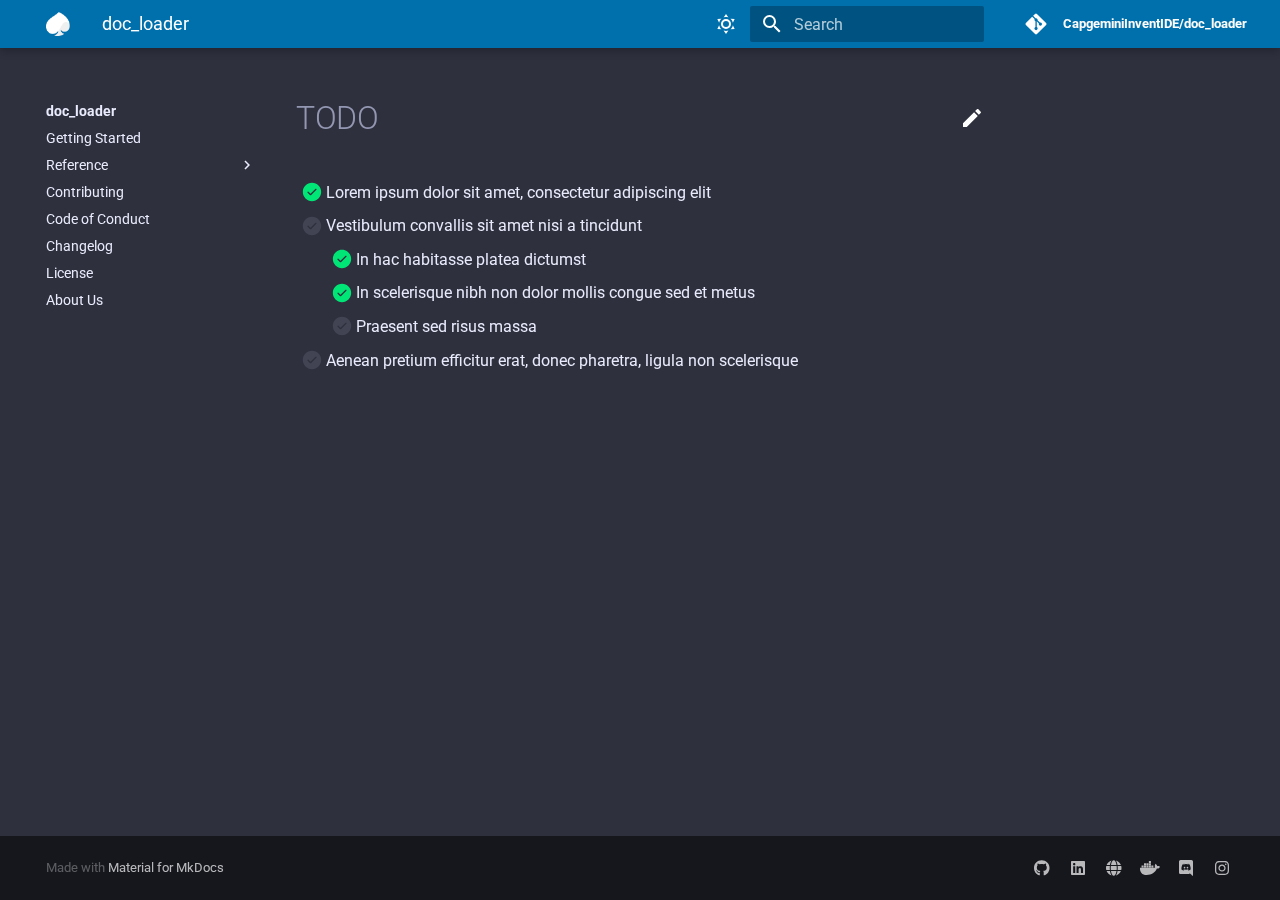
<file: roadmap/index.html>
<!DOCTYPE html>

<html class="no-js" lang="en">
<head>
<meta charset="utf-8"/>
<meta content="width=device-width,initial-scale=1" name="viewport"/>
<meta content="Given werkzeug.FileStorage, fastapi.UploadFile or str file path as input it converts any image files(.pdf, .jpg, .png, .tiff) into list of PIL or numpy objects " name="description"/>
<link href="https://CapgeminiInventIDE.github.io/doc_loader/roadmap/" rel="canonical"/>
<link href="../assets/imgs/favicon.ico" rel="shortcut icon"/>
<meta content="mkdocs-1.1.2, mkdocs-material-5.5.12" name="generator"/>
<title>TODO - doc_loader</title>
<link href="../assets/stylesheets/main.4dd2dd8d.min.css" rel="stylesheet"/>
<link href="../assets/stylesheets/palette.6a5ad368.min.css" rel="stylesheet"/>
<link crossorigin="" href="https://fonts.gstatic.com" rel="preconnect"/>
<link href="https://fonts.googleapis.com/css?family=Roboto:300,400,400i,700%7CRoboto+Mono&amp;display=fallback" rel="stylesheet"/>
<style>body,input{font-family:"Roboto",-apple-system,BlinkMacSystemFont,Helvetica,Arial,sans-serif}code,kbd,pre{font-family:"Roboto Mono",SFMono-Regular,Consolas,Menlo,monospace}</style>
<link href="../assets/css/styles.css" rel="stylesheet"/>
</head>
<body data-md-color-accent="" data-md-color-primary="" data-md-color-scheme="youtube" dir="ltr">
<input autocomplete="off" class="md-toggle" data-md-toggle="drawer" id="__drawer" type="checkbox"/>
<input autocomplete="off" class="md-toggle" data-md-toggle="search" id="__search" type="checkbox"/>
<label class="md-overlay" for="__drawer"></label>
<div data-md-component="skip">
<a class="md-skip" href="#todo">
          Skip to content
        </a>
</div>
<div data-md-component="announce">
</div>
<header class="md-header" data-md-component="header">
<nav aria-label="Header" class="md-header-nav md-grid">
<a aria-label="doc_loader" class="md-header-nav__button md-logo" href="https://CapgeminiInventIDE.github.io/doc_loader" title="doc_loader">
<img alt="logo" src="../assets/imgs/index.png"/>
</a>
<label class="md-header-nav__button md-icon" for="__drawer">
<svg viewbox="0 0 24 24" xmlns="http://www.w3.org/2000/svg"><path d="M3 6h18v2H3V6m0 5h18v2H3v-2m0 5h18v2H3v-2z"></path></svg>
</label>
<div class="md-header-nav__title" data-md-component="header-title">
<div class="md-header-nav__ellipsis">
<span class="md-header-nav__topic md-ellipsis">
                    doc_loader
                </span>
<span class="md-header-nav__topic md-ellipsis">
                    
                    TODO
                    
                </span>
</div>
</div>
<div class="md-header-nav__options">
<button aria-label="Switch to light mode" class="md-header-nav__button md-icon" data-md-color-scheme="capgemini" data-md-state="visible" title="Switch to light mode">
<!-- <div class="md-source__icon md-icon"> -->
<svg viewbox="0 0 24 24" xmlns="http://www.w3.org/2000/svg"><path d="M12 7a5 5 0 015 5 5 5 0 01-5 5 5 5 0 01-5-5 5 5 0 015-5m0 2a3 3 0 00-3 3 3 3 0 003 3 3 3 0 003-3 3 3 0 00-3-3m0-7l2.39 3.42C13.65 5.15 12.84 5 12 5c-.84 0-1.65.15-2.39.42L12 2M3.34 7l4.16-.35A7.2 7.2 0 005.94 8.5c-.44.74-.69 1.5-.83 2.29L3.34 7m.02 10l1.76-3.77a7.131 7.131 0 002.38 4.14L3.36 17M20.65 7l-1.77 3.79a7.023 7.023 0 00-2.38-4.15l4.15.36m-.01 10l-4.14.36c.59-.51 1.12-1.14 1.54-1.86.42-.73.69-1.5.83-2.29L20.64 17M12 22l-2.41-3.44c.74.27 1.55.44 2.41.44.82 0 1.63-.17 2.37-.44L12 22z"></path></svg>
<!-- </div> -->
</button>
<button aria-label="Switch to dark mode" class="md-header-nav__button md-icon" data-md-color-scheme="slate" data-md-state="hidden" title="Switch to dark mode">
<svg viewbox="0 0 24 24" xmlns="http://www.w3.org/2000/svg"><path d="M17.75 4.09l-2.53 1.94.91 3.06-2.63-1.81-2.63 1.81.91-3.06-2.53-1.94L12.44 4l1.06-3 1.06 3 3.19.09m3.5 6.91l-1.64 1.25.59 1.98-1.7-1.17-1.7 1.17.59-1.98L15.75 11l2.06-.05L18.5 9l.69 1.95 2.06.05m-2.28 4.95c.83-.08 1.72 1.1 1.19 1.85-.32.45-.66.87-1.08 1.27C15.17 23 8.84 23 4.94 19.07c-3.91-3.9-3.91-10.24 0-14.14.4-.4.82-.76 1.27-1.08.75-.53 1.93.36 1.85 1.19-.27 2.86.69 5.83 2.89 8.02a9.96 9.96 0 008.02 2.89m-1.64 2.02a12.08 12.08 0 01-7.8-3.47c-2.17-2.19-3.33-5-3.49-7.82-2.81 3.14-2.7 7.96.31 10.98 3.02 3.01 7.84 3.12 10.98.31z"></path></svg>
</button>
</div>
<label class="md-header-nav__button md-icon" for="__search">
<svg viewbox="0 0 24 24" xmlns="http://www.w3.org/2000/svg"><path d="M9.5 3A6.5 6.5 0 0116 9.5c0 1.61-.59 3.09-1.56 4.23l.27.27h.79l5 5-1.5 1.5-5-5v-.79l-.27-.27A6.516 6.516 0 019.5 16 6.5 6.5 0 013 9.5 6.5 6.5 0 019.5 3m0 2C7 5 5 7 5 9.5S7 14 9.5 14 14 12 14 9.5 12 5 9.5 5z"></path></svg>
</label>
<div class="md-search" data-md-component="search" role="dialog">
<label class="md-search__overlay" for="__search"></label>
<div class="md-search__inner" role="search">
<form class="md-search__form" name="search">
<input aria-label="Search" autocapitalize="off" autocomplete="off" autocorrect="off" class="md-search__input" data-md-component="search-query" data-md-state="active" name="query" placeholder="Search" spellcheck="false" type="text"/>
<label class="md-search__icon md-icon" for="__search">
<svg viewbox="0 0 24 24" xmlns="http://www.w3.org/2000/svg"><path d="M9.5 3A6.5 6.5 0 0116 9.5c0 1.61-.59 3.09-1.56 4.23l.27.27h.79l5 5-1.5 1.5-5-5v-.79l-.27-.27A6.516 6.516 0 019.5 16 6.5 6.5 0 013 9.5 6.5 6.5 0 019.5 3m0 2C7 5 5 7 5 9.5S7 14 9.5 14 14 12 14 9.5 12 5 9.5 5z"></path></svg>
<svg viewbox="0 0 24 24" xmlns="http://www.w3.org/2000/svg"><path d="M20 11v2H8l5.5 5.5-1.42 1.42L4.16 12l7.92-7.92L13.5 5.5 8 11h12z"></path></svg>
</label>
<button aria-label="Clear" class="md-search__icon md-icon" data-md-component="search-reset" tabindex="-1" type="reset">
<svg viewbox="0 0 24 24" xmlns="http://www.w3.org/2000/svg"><path d="M19 6.41L17.59 5 12 10.59 6.41 5 5 6.41 10.59 12 5 17.59 6.41 19 12 13.41 17.59 19 19 17.59 13.41 12 19 6.41z"></path></svg>
</button>
</form>
<div class="md-search__output">
<div class="md-search__scrollwrap" data-md-scrollfix="">
<div class="md-search-result" data-md-component="search-result">
<div class="md-search-result__meta">
            Initializing search
          </div>
<ol class="md-search-result__list"></ol>
</div>
</div>
</div>
</div>
</div>
<div class="md-header-nav__source">
<a class="md-source" href="https://github.com/CapgeminiInventIDE/doc_loader/" title="Go to repository">
<div class="md-source__icon md-icon">
<svg viewbox="0 0 448 512" xmlns="http://www.w3.org/2000/svg"><path d="M439.55 236.05L244 40.45a28.87 28.87 0 00-40.81 0l-40.66 40.63 51.52 51.52c27.06-9.14 52.68 16.77 43.39 43.68l49.66 49.66c34.23-11.8 61.18 31 35.47 56.69-26.49 26.49-70.21-2.87-56-37.34L240.22 199v121.85c25.3 12.54 22.26 41.85 9.08 55a34.34 34.34 0 01-48.55 0c-17.57-17.6-11.07-46.91 11.25-56v-123c-20.8-8.51-24.6-30.74-18.64-45L142.57 101 8.45 235.14a28.86 28.86 0 000 40.81l195.61 195.6a28.86 28.86 0 0040.8 0l194.69-194.69a28.86 28.86 0 000-40.81z"></path></svg>
</div>
<div class="md-source__repository">
    CapgeminiInventIDE/doc_loader
  </div>
</a>
</div>
</nav>
</header>
<div class="md-container" data-md-component="container">
<main class="md-main" data-md-component="main">
<div class="md-main__inner md-grid">
<div class="md-sidebar md-sidebar--primary" data-md-component="navigation">
<div class="md-sidebar__scrollwrap">
<div class="md-sidebar__inner">
<nav aria-label="Navigation" class="md-nav md-nav--primary" data-md-level="0">
<label class="md-nav__title" for="__drawer">
<a aria-label="doc_loader" class="md-nav__button md-logo" href="https://CapgeminiInventIDE.github.io/doc_loader" title="doc_loader">
<img alt="logo" src="../assets/imgs/index.png"/>
</a>
    doc_loader
  </label>
<div class="md-nav__source">
<a class="md-source" href="https://github.com/CapgeminiInventIDE/doc_loader/" title="Go to repository">
<div class="md-source__icon md-icon">
<svg viewbox="0 0 448 512" xmlns="http://www.w3.org/2000/svg"><path d="M439.55 236.05L244 40.45a28.87 28.87 0 00-40.81 0l-40.66 40.63 51.52 51.52c27.06-9.14 52.68 16.77 43.39 43.68l49.66 49.66c34.23-11.8 61.18 31 35.47 56.69-26.49 26.49-70.21-2.87-56-37.34L240.22 199v121.85c25.3 12.54 22.26 41.85 9.08 55a34.34 34.34 0 01-48.55 0c-17.57-17.6-11.07-46.91 11.25-56v-123c-20.8-8.51-24.6-30.74-18.64-45L142.57 101 8.45 235.14a28.86 28.86 0 000 40.81l195.61 195.6a28.86 28.86 0 0040.8 0l194.69-194.69a28.86 28.86 0 000-40.81z"></path></svg>
</div>
<div class="md-source__repository">
    CapgeminiInventIDE/doc_loader
  </div>
</a>
</div>
<ul class="md-nav__list" data-md-scrollfix="">
<li class="md-nav__item">
<a class="md-nav__link" href=".." title="Getting Started">
      Getting Started
    </a>
</li>
<li class="md-nav__item md-nav__item--nested">
<input class="md-nav__toggle md-toggle" data-md-toggle="nav-2" id="nav-2" type="checkbox"/>
<label class="md-nav__link" for="nav-2">
      Reference
      <span class="md-nav__icon md-icon"></span>
</label>
<nav aria-label="Reference" class="md-nav" data-md-level="1">
<label class="md-nav__title" for="nav-2">
<span class="md-nav__icon md-icon"></span>
        Reference
      </label>
<ul class="md-nav__list" data-md-scrollfix="">
<li class="md-nav__item">
<a class="md-nav__link" href="../reference/doc_loader/" title="doc_loader.py">
      doc_loader.py
    </a>
</li>
<li class="md-nav__item">
<a class="md-nav__link" href="../reference/errors/" title="errors.py">
      errors.py
    </a>
</li>
<li class="md-nav__item">
<a class="md-nav__link" href="../reference/page_counter/" title="page_counter.py">
      page_counter.py
    </a>
</li>
<li class="md-nav__item">
<a class="md-nav__link" href="../reference/pdf_extract/" title="pdf_extract.py">
      pdf_extract.py
    </a>
</li>
<li class="md-nav__item">
<a class="md-nav__link" href="../reference/readers/" title="readers.py">
      readers.py
    </a>
</li>
<li class="md-nav__item">
<a class="md-nav__link" href="../reference/types/" title="types.py">
      types.py
    </a>
</li>
<li class="md-nav__item">
<a class="md-nav__link" href="../reference/utils/" title="utils.py">
      utils.py
    </a>
</li>
</ul>
</nav>
</li>
<li class="md-nav__item">
<a class="md-nav__link" href="../contributing/" title="Contributing">
      Contributing
    </a>
</li>
<li class="md-nav__item">
<a class="md-nav__link" href="../code_of_conduct/" title="Code of Conduct">
      Code of Conduct
    </a>
</li>
<li class="md-nav__item">
<a class="md-nav__link" href="../changelog/" title="Changelog">
      Changelog
    </a>
</li>
<li class="md-nav__item">
<a class="md-nav__link" href="../license/" title="License">
      License
    </a>
</li>
<li class="md-nav__item">
<a class="md-nav__link" href="../about_us/" title="About Us">
      About Us
    </a>
</li>
</ul>
</nav>
</div>
</div>
</div>
<div class="md-sidebar md-sidebar--secondary" data-md-component="toc">
<div class="md-sidebar__scrollwrap">
<div class="md-sidebar__inner">
<!--
Copyright (c) 2016-2020 Martin Donath <martin.donath@squidfunk.com>
    Permission is hereby granted, free of charge, to any person obtaining a copy
    of this software and associated documentation files (the "Software"), to
    deal in the Software without restriction, including without limitation the
    rights to use, copy, modify, merge, publish, distribute, sublicense, and/or
    sell copies of the Software, and to permit persons to whom the Software is
    furnished to do so, subject to the following conditions:
    The above copyright notice and this permission notice shall be included in
    all copies or substantial portions of the Software.
    THE SOFTWARE IS PROVIDED "AS IS", WITHOUT WARRANTY OF ANY KIND, EXPRESS OR
    IMPLIED, INCLUDING BUT NOT LIMITED TO THE WARRANTIES OF MERCHANTABILITY,
    FITNESS FOR A PARTICULAR PURPOSE AND NON-INFRINGEMENT. IN NO EVENT SHALL THE
    AUTHORS OR COPYRIGHT HOLDERS BE LIABLE FOR ANY CLAIM, DAMAGES OR OTHER
    LIABILITY, WHETHER IN AN ACTION OF CONTRACT, TORT OR OTHERWISE, ARISING
    FROM, OUT OF OR IN CONNECTION WITH THE SOFTWARE OR THE USE OR OTHER DEALINGS
    IN THE SOFTWARE.
    -->
<!-- Table of contents -->
<nav aria-label="Table of contents" class="md-nav md-nav--secondary">
<!--
    Hack: check whether the content contains a h1 headline. If it does, the
    top-level anchor must be skipped, since it would be redundant to the link
    to the current page that is located just above the anchor. Therefore we
    directly continue with the children of the anchor.
  -->
<!-- Render item list -->
</nav>
</div>
</div>
</div>
<div class="md-content">
<article class="md-content__inner md-typeset">
<a class="md-content__button md-icon" href="https://github.com/CapgeminiInventIDE/doc_loader/edit/master/docs/roadmap.md" title="Edit this page">
<svg viewbox="0 0 24 24" xmlns="http://www.w3.org/2000/svg"><path d="M20.71 7.04c.39-.39.39-1.04 0-1.41l-2.34-2.34c-.37-.39-1.02-.39-1.41 0l-1.84 1.83 3.75 3.75M3 17.25V21h3.75L17.81 9.93l-3.75-3.75L3 17.25z"></path></svg>
</a>
<h1 id="todo">TODO<a class="headerlink" href="#todo" title="Permanent link">¤</a></h1>
<ul class="task-list">
<li class="task-list-item"><label class="task-list-control"><input checked="" disabled="" type="checkbox"><span class="task-list-indicator"></span></input></label> Lorem ipsum dolor sit amet, consectetur adipiscing elit</li>
<li class="task-list-item"><label class="task-list-control"><input disabled="" type="checkbox"><span class="task-list-indicator"></span></input></label> Vestibulum convallis sit amet nisi a tincidunt<ul class="task-list">
<li class="task-list-item"><label class="task-list-control"><input checked="" disabled="" type="checkbox"><span class="task-list-indicator"></span></input></label> In hac habitasse platea dictumst</li>
<li class="task-list-item"><label class="task-list-control"><input checked="" disabled="" type="checkbox"><span class="task-list-indicator"></span></input></label> In scelerisque nibh non dolor mollis congue sed et metus</li>
<li class="task-list-item"><label class="task-list-control"><input disabled="" type="checkbox"/><span class="task-list-indicator"></span></label> Praesent sed risus massa</li>
</ul>
</li>
<li class="task-list-item"><label class="task-list-control"><input disabled="" type="checkbox"/><span class="task-list-indicator"></span></label> Aenean pretium efficitur erat, donec pharetra, ligula non scelerisque</li>
</ul>
</article>
</div>
</div>
</main>
<footer class="md-footer">
<div class="md-footer-meta md-typeset">
<div class="md-footer-meta__inner md-grid">
<div class="md-footer-copyright">
        
        Made with
        <a href="https://squidfunk.github.io/mkdocs-material/" rel="noopener" target="_blank">
          Material for MkDocs
        </a>
</div>
<div class="md-footer-social">
<a class="md-footer-social__link" href="https://github.com/CapgeminiInventIDE" rel="noopener" target="_blank" title="github.com">
<svg viewbox="0 0 496 512" xmlns="http://www.w3.org/2000/svg"><path d="M165.9 397.4c0 2-2.3 3.6-5.2 3.6-3.3.3-5.6-1.3-5.6-3.6 0-2 2.3-3.6 5.2-3.6 3-.3 5.6 1.3 5.6 3.6zm-31.1-4.5c-.7 2 1.3 4.3 4.3 4.9 2.6 1 5.6 0 6.2-2s-1.3-4.3-4.3-5.2c-2.6-.7-5.5.3-6.2 2.3zm44.2-1.7c-2.9.7-4.9 2.6-4.6 4.9.3 2 2.9 3.3 5.9 2.6 2.9-.7 4.9-2.6 4.6-4.6-.3-1.9-3-3.2-5.9-2.9zM244.8 8C106.1 8 0 113.3 0 252c0 110.9 69.8 205.8 169.5 239.2 12.8 2.3 17.3-5.6 17.3-12.1 0-6.2-.3-40.4-.3-61.4 0 0-70 15-84.7-29.8 0 0-11.4-29.1-27.8-36.6 0 0-22.9-15.7 1.6-15.4 0 0 24.9 2 38.6 25.8 21.9 38.6 58.6 27.5 72.9 20.9 2.3-16 8.8-27.1 16-33.7-55.9-6.2-112.3-14.3-112.3-110.5 0-27.5 7.6-41.3 23.6-58.9-2.6-6.5-11.1-33.3 2.6-67.9 20.9-6.5 69 27 69 27 20-5.6 41.5-8.5 62.8-8.5s42.8 2.9 62.8 8.5c0 0 48.1-33.6 69-27 13.7 34.7 5.2 61.4 2.6 67.9 16 17.7 25.8 31.5 25.8 58.9 0 96.5-58.9 104.2-114.8 110.5 9.2 7.9 17 22.9 17 46.4 0 33.7-.3 75.4-.3 83.6 0 6.5 4.6 14.4 17.3 12.1C428.2 457.8 496 362.9 496 252 496 113.3 383.5 8 244.8 8zM97.2 352.9c-1.3 1-1 3.3.7 5.2 1.6 1.6 3.9 2.3 5.2 1 1.3-1 1-3.3-.7-5.2-1.6-1.6-3.9-2.3-5.2-1zm-10.8-8.1c-.7 1.3.3 2.9 2.3 3.9 1.6 1 3.6.7 4.3-.7.7-1.3-.3-2.9-2.3-3.9-2-.6-3.6-.3-4.3.7zm32.4 35.6c-1.6 1.3-1 4.3 1.3 6.2 2.3 2.3 5.2 2.6 6.5 1 1.3-1.3.7-4.3-1.3-6.2-2.2-2.3-5.2-2.6-6.5-1zm-11.4-14.7c-1.6 1-1.6 3.6 0 5.9 1.6 2.3 4.3 3.3 5.6 2.3 1.6-1.3 1.6-3.9 0-6.2-1.4-2.3-4-3.3-5.6-2z"></path></svg>
</a>
<a class="md-footer-social__link" href="https://www.linkedin.com/company/capgemini-invent" rel="noopener" target="_blank" title="www.linkedin.com">
<svg viewbox="0 0 448 512" xmlns="http://www.w3.org/2000/svg"><path d="M416 32H31.9C14.3 32 0 46.5 0 64.3v383.4C0 465.5 14.3 480 31.9 480H416c17.6 0 32-14.5 32-32.3V64.3c0-17.8-14.4-32.3-32-32.3zM135.4 416H69V202.2h66.5V416zm-33.2-243c-21.3 0-38.5-17.3-38.5-38.5S80.9 96 102.2 96c21.2 0 38.5 17.3 38.5 38.5 0 21.3-17.2 38.5-38.5 38.5zm282.1 243h-66.4V312c0-24.8-.5-56.7-34.5-56.7-34.6 0-39.9 27-39.9 54.9V416h-66.4V202.2h63.7v29.2h.9c8.9-16.8 30.6-34.5 62.9-34.5 67.2 0 79.7 44.3 79.7 101.9V416z"></path></svg>
</a>
<a class="md-footer-social__link" href="https://www.capgemini.com/service/invent/" rel="noopener" target="_blank" title="www.capgemini.com">
<svg viewbox="0 0 496 512" xmlns="http://www.w3.org/2000/svg"><path d="M336.5 160C322 70.7 287.8 8 248 8s-74 62.7-88.5 152h177zM152 256c0 22.2 1.2 43.5 3.3 64h185.3c2.1-20.5 3.3-41.8 3.3-64s-1.2-43.5-3.3-64H155.3c-2.1 20.5-3.3 41.8-3.3 64zm324.7-96c-28.6-67.9-86.5-120.4-158-141.6 24.4 33.8 41.2 84.7 50 141.6h108zM177.2 18.4C105.8 39.6 47.8 92.1 19.3 160h108c8.7-56.9 25.5-107.8 49.9-141.6zM487.4 192H372.7c2.1 21 3.3 42.5 3.3 64s-1.2 43-3.3 64h114.6c5.5-20.5 8.6-41.8 8.6-64s-3.1-43.5-8.5-64zM120 256c0-21.5 1.2-43 3.3-64H8.6C3.2 212.5 0 233.8 0 256s3.2 43.5 8.6 64h114.6c-2-21-3.2-42.5-3.2-64zm39.5 96c14.5 89.3 48.7 152 88.5 152s74-62.7 88.5-152h-177zm159.3 141.6c71.4-21.2 129.4-73.7 158-141.6h-108c-8.8 56.9-25.6 107.8-50 141.6zM19.3 352c28.6 67.9 86.5 120.4 158 141.6-24.4-33.8-41.2-84.7-50-141.6h-108z"></path></svg>
</a>
<a class="md-footer-social__link" href="https://hub.docker.com/orgs/capgeminiinventide" rel="noopener" target="_blank" title="hub.docker.com">
<svg viewbox="0 0 640 512" xmlns="http://www.w3.org/2000/svg"><path d="M349.9 236.3h-66.1v-59.4h66.1v59.4zm0-204.3h-66.1v60.7h66.1V32zm78.2 144.8H362v59.4h66.1v-59.4zm-156.3-72.1h-66.1v60.1h66.1v-60.1zm78.1 0h-66.1v60.1h66.1v-60.1zm276.8 100c-14.4-9.7-47.6-13.2-73.1-8.4-3.3-24-16.7-44.9-41.1-63.7l-14-9.3-9.3 14c-18.4 27.8-23.4 73.6-3.7 103.8-8.7 4.7-25.8 11.1-48.4 10.7H2.4c-8.7 50.8 5.8 116.8 44 162.1 37.1 43.9 92.7 66.2 165.4 66.2 157.4 0 273.9-72.5 328.4-204.2 21.4.4 67.6.1 91.3-45.2 1.5-2.5 6.6-13.2 8.5-17.1l-13.3-8.9zm-511.1-27.9h-66v59.4h66.1v-59.4zm78.1 0h-66.1v59.4h66.1v-59.4zm78.1 0h-66.1v59.4h66.1v-59.4zm-78.1-72.1h-66.1v60.1h66.1v-60.1z"></path></svg>
</a>
<a class="md-footer-social__link" href="https://discord.gg/rQcMtVE" rel="noopener" target="_blank" title="discord.gg">
<svg viewbox="0 0 448 512" xmlns="http://www.w3.org/2000/svg"><path d="M297.216 243.2c0 15.616-11.52 28.416-26.112 28.416-14.336 0-26.112-12.8-26.112-28.416s11.52-28.416 26.112-28.416c14.592 0 26.112 12.8 26.112 28.416zm-119.552-28.416c-14.592 0-26.112 12.8-26.112 28.416s11.776 28.416 26.112 28.416c14.592 0 26.112-12.8 26.112-28.416.256-15.616-11.52-28.416-26.112-28.416zM448 52.736V512c-64.494-56.994-43.868-38.128-118.784-107.776l13.568 47.36H52.48C23.552 451.584 0 428.032 0 398.848V52.736C0 23.552 23.552 0 52.48 0h343.04C424.448 0 448 23.552 448 52.736zm-72.96 242.688c0-82.432-36.864-149.248-36.864-149.248-36.864-27.648-71.936-26.88-71.936-26.88l-3.584 4.096c43.52 13.312 63.744 32.512 63.744 32.512-60.811-33.329-132.244-33.335-191.232-7.424-9.472 4.352-15.104 7.424-15.104 7.424s21.248-20.224 67.328-33.536l-2.56-3.072s-35.072-.768-71.936 26.88c0 0-36.864 66.816-36.864 149.248 0 0 21.504 37.12 78.08 38.912 0 0 9.472-11.52 17.152-21.248-32.512-9.728-44.8-30.208-44.8-30.208 3.766 2.636 9.976 6.053 10.496 6.4 43.21 24.198 104.588 32.126 159.744 8.96 8.96-3.328 18.944-8.192 29.44-15.104 0 0-12.8 20.992-46.336 30.464 7.68 9.728 16.896 20.736 16.896 20.736 56.576-1.792 78.336-38.912 78.336-38.912z"></path></svg>
</a>
<a class="md-footer-social__link" href="https://www.instagram.com/capgeminiinvent/" rel="noopener" target="_blank" title="www.instagram.com">
<svg viewbox="0 0 448 512" xmlns="http://www.w3.org/2000/svg"><path d="M224.1 141c-63.6 0-114.9 51.3-114.9 114.9s51.3 114.9 114.9 114.9S339 319.5 339 255.9 287.7 141 224.1 141zm0 189.6c-41.1 0-74.7-33.5-74.7-74.7s33.5-74.7 74.7-74.7 74.7 33.5 74.7 74.7-33.6 74.7-74.7 74.7zm146.4-194.3c0 14.9-12 26.8-26.8 26.8-14.9 0-26.8-12-26.8-26.8s12-26.8 26.8-26.8 26.8 12 26.8 26.8zm76.1 27.2c-1.7-35.9-9.9-67.7-36.2-93.9-26.2-26.2-58-34.4-93.9-36.2-37-2.1-147.9-2.1-184.9 0-35.8 1.7-67.6 9.9-93.9 36.1s-34.4 58-36.2 93.9c-2.1 37-2.1 147.9 0 184.9 1.7 35.9 9.9 67.7 36.2 93.9s58 34.4 93.9 36.2c37 2.1 147.9 2.1 184.9 0 35.9-1.7 67.7-9.9 93.9-36.2 26.2-26.2 34.4-58 36.2-93.9 2.1-37 2.1-147.8 0-184.8zM398.8 388c-7.8 19.6-22.9 34.7-42.6 42.6-29.5 11.7-99.5 9-132.1 9s-102.7 2.6-132.1-9c-19.6-7.8-34.7-22.9-42.6-42.6-11.7-29.5-9-99.5-9-132.1s-2.6-102.7 9-132.1c7.8-19.6 22.9-34.7 42.6-42.6 29.5-11.7 99.5-9 132.1-9s102.7-2.6 132.1 9c19.6 7.8 34.7 22.9 42.6 42.6 11.7 29.5 9 99.5 9 132.1s2.7 102.7-9 132.1z"></path></svg>
</a>
</div>
</div>
</div>
</footer>
</div>
<script src="../assets/javascripts/vendor.3636a4ec.min.js"></script>
<script src="../assets/javascripts/bundle.e9fe3281.min.js"></script><script id="__lang" type="application/json">{"clipboard.copy": "Copy to clipboard", "clipboard.copied": "Copied to clipboard", "search.config.lang": "en", "search.config.pipeline": "trimmer, stopWordFilter", "search.config.separator": "[\\s\\-]+", "search.result.placeholder": "Type to start searching", "search.result.none": "No matching documents", "search.result.one": "1 matching document", "search.result.other": "# matching documents"}</script>
<script>
        app = initialize({
          base: "..",
          features: [],
          search: Object.assign({
            worker: "../assets/javascripts/worker/search.5eca75d3.min.js"
          }, typeof search !== "undefined" && search)
        })
      </script>
<script src="../assets/js/theme.js"></script>
</body>
</html>
</file>
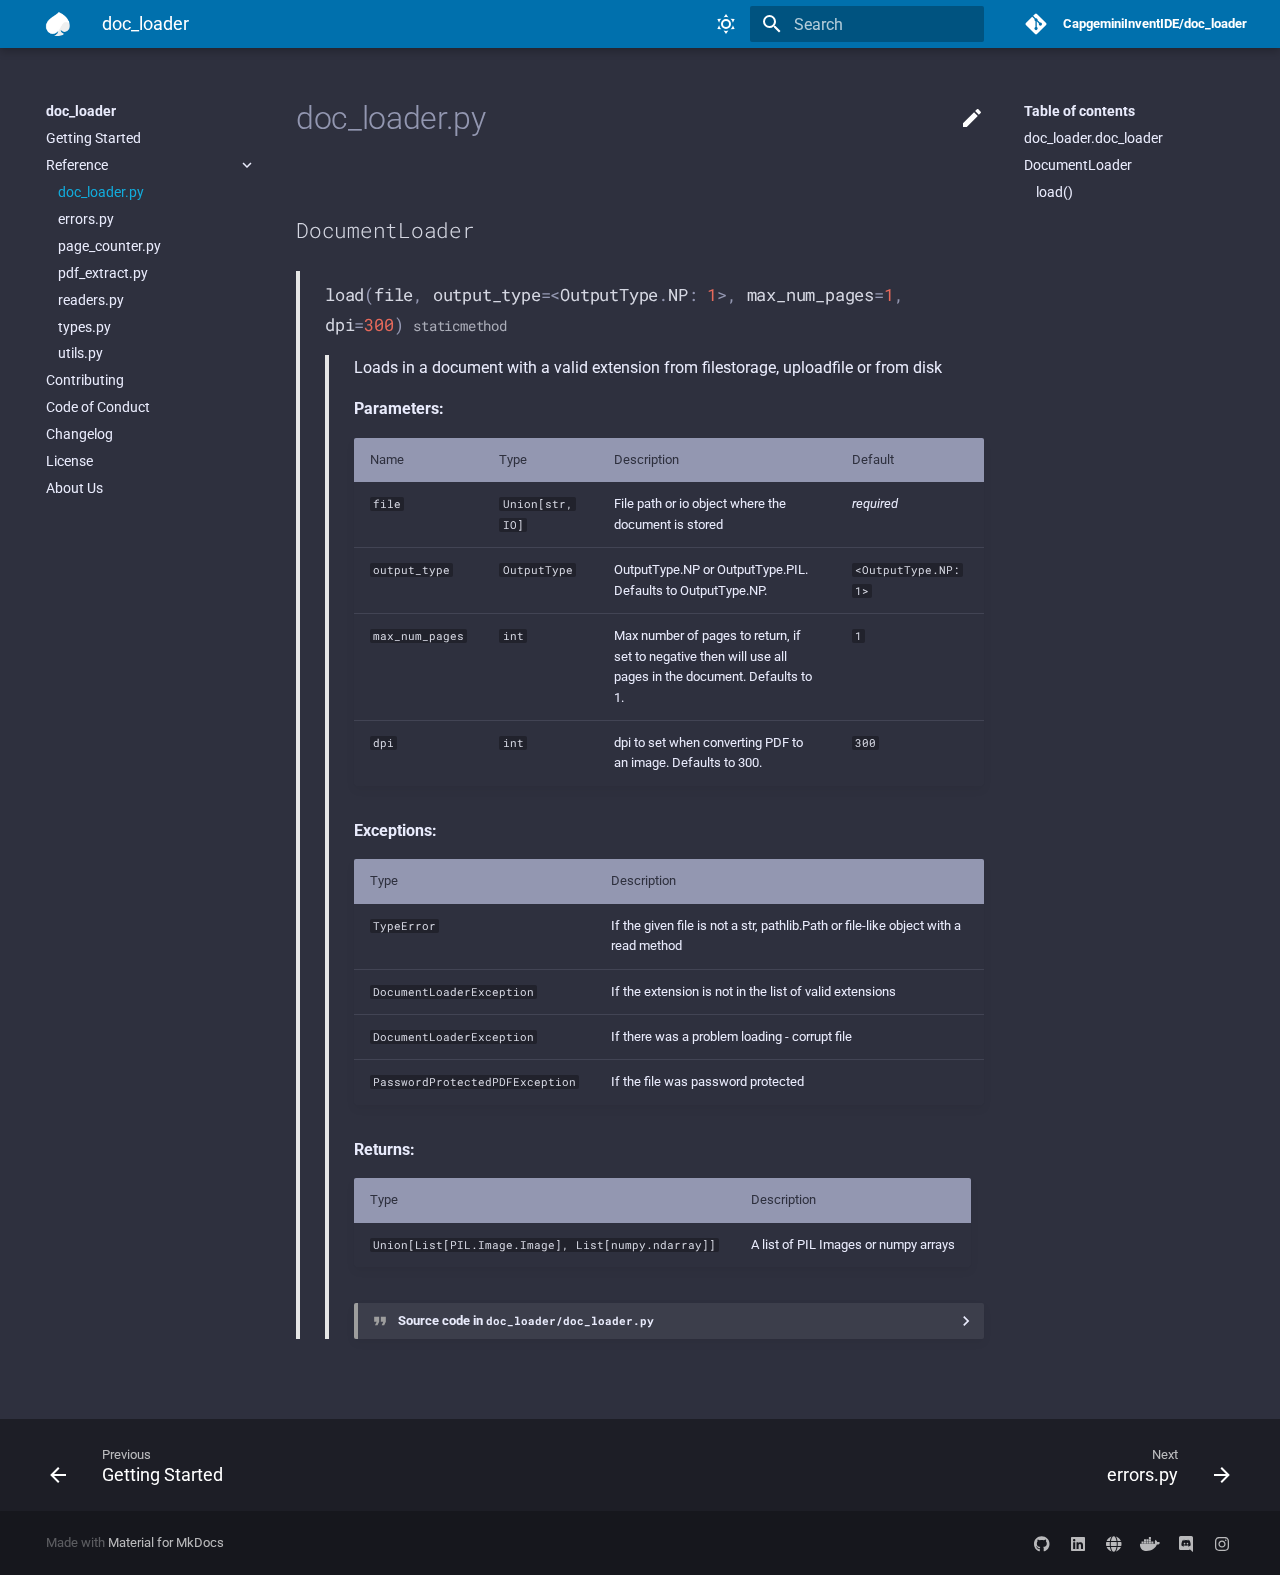
<file: reference/doc_loader/index.html>
<!DOCTYPE html>

<html class="no-js" lang="en">
<head>
<meta charset="utf-8"/>
<meta content="width=device-width,initial-scale=1" name="viewport"/>
<meta content="Given werkzeug.FileStorage, fastapi.UploadFile or str file path as input it converts any image files(.pdf, .jpg, .png, .tiff) into list of PIL or numpy objects " name="description"/>
<link href="https://CapgeminiInventIDE.github.io/doc_loader/reference/doc_loader/" rel="canonical"/>
<link href="../../assets/imgs/favicon.ico" rel="shortcut icon"/>
<meta content="mkdocs-1.1.2, mkdocs-material-5.5.12" name="generator"/>
<title>doc_loader.py - doc_loader</title>
<link href="../../assets/stylesheets/main.4dd2dd8d.min.css" rel="stylesheet"/>
<link href="../../assets/stylesheets/palette.6a5ad368.min.css" rel="stylesheet"/>
<link crossorigin="" href="https://fonts.gstatic.com" rel="preconnect"/>
<link href="https://fonts.googleapis.com/css?family=Roboto:300,400,400i,700%7CRoboto+Mono&amp;display=fallback" rel="stylesheet"/>
<style>body,input{font-family:"Roboto",-apple-system,BlinkMacSystemFont,Helvetica,Arial,sans-serif}code,kbd,pre{font-family:"Roboto Mono",SFMono-Regular,Consolas,Menlo,monospace}</style>
<link href="../../assets/css/styles.css" rel="stylesheet"/>
</head>
<body data-md-color-accent="" data-md-color-primary="" data-md-color-scheme="youtube" dir="ltr">
<input autocomplete="off" class="md-toggle" data-md-toggle="drawer" id="__drawer" type="checkbox"/>
<input autocomplete="off" class="md-toggle" data-md-toggle="search" id="__search" type="checkbox"/>
<label class="md-overlay" for="__drawer"></label>
<div data-md-component="skip">
<a class="md-skip" href="#doc_loader.doc_loader">
          Skip to content
        </a>
</div>
<div data-md-component="announce">
</div>
<header class="md-header" data-md-component="header">
<nav aria-label="Header" class="md-header-nav md-grid">
<a aria-label="doc_loader" class="md-header-nav__button md-logo" href="https://CapgeminiInventIDE.github.io/doc_loader" title="doc_loader">
<img alt="logo" src="../../assets/imgs/index.png"/>
</a>
<label class="md-header-nav__button md-icon" for="__drawer">
<svg viewbox="0 0 24 24" xmlns="http://www.w3.org/2000/svg"><path d="M3 6h18v2H3V6m0 5h18v2H3v-2m0 5h18v2H3v-2z"></path></svg>
</label>
<div class="md-header-nav__title" data-md-component="header-title">
<div class="md-header-nav__ellipsis">
<span class="md-header-nav__topic md-ellipsis">
                    doc_loader
                </span>
<span class="md-header-nav__topic md-ellipsis">
                    
                    doc_loader.py
                    
                </span>
</div>
</div>
<div class="md-header-nav__options">
<button aria-label="Switch to light mode" class="md-header-nav__button md-icon" data-md-color-scheme="capgemini" data-md-state="visible" title="Switch to light mode">
<!-- <div class="md-source__icon md-icon"> -->
<svg viewbox="0 0 24 24" xmlns="http://www.w3.org/2000/svg"><path d="M12 7a5 5 0 015 5 5 5 0 01-5 5 5 5 0 01-5-5 5 5 0 015-5m0 2a3 3 0 00-3 3 3 3 0 003 3 3 3 0 003-3 3 3 0 00-3-3m0-7l2.39 3.42C13.65 5.15 12.84 5 12 5c-.84 0-1.65.15-2.39.42L12 2M3.34 7l4.16-.35A7.2 7.2 0 005.94 8.5c-.44.74-.69 1.5-.83 2.29L3.34 7m.02 10l1.76-3.77a7.131 7.131 0 002.38 4.14L3.36 17M20.65 7l-1.77 3.79a7.023 7.023 0 00-2.38-4.15l4.15.36m-.01 10l-4.14.36c.59-.51 1.12-1.14 1.54-1.86.42-.73.69-1.5.83-2.29L20.64 17M12 22l-2.41-3.44c.74.27 1.55.44 2.41.44.82 0 1.63-.17 2.37-.44L12 22z"></path></svg>
<!-- </div> -->
</button>
<button aria-label="Switch to dark mode" class="md-header-nav__button md-icon" data-md-color-scheme="slate" data-md-state="hidden" title="Switch to dark mode">
<svg viewbox="0 0 24 24" xmlns="http://www.w3.org/2000/svg"><path d="M17.75 4.09l-2.53 1.94.91 3.06-2.63-1.81-2.63 1.81.91-3.06-2.53-1.94L12.44 4l1.06-3 1.06 3 3.19.09m3.5 6.91l-1.64 1.25.59 1.98-1.7-1.17-1.7 1.17.59-1.98L15.75 11l2.06-.05L18.5 9l.69 1.95 2.06.05m-2.28 4.95c.83-.08 1.72 1.1 1.19 1.85-.32.45-.66.87-1.08 1.27C15.17 23 8.84 23 4.94 19.07c-3.91-3.9-3.91-10.24 0-14.14.4-.4.82-.76 1.27-1.08.75-.53 1.93.36 1.85 1.19-.27 2.86.69 5.83 2.89 8.02a9.96 9.96 0 008.02 2.89m-1.64 2.02a12.08 12.08 0 01-7.8-3.47c-2.17-2.19-3.33-5-3.49-7.82-2.81 3.14-2.7 7.96.31 10.98 3.02 3.01 7.84 3.12 10.98.31z"></path></svg>
</button>
</div>
<label class="md-header-nav__button md-icon" for="__search">
<svg viewbox="0 0 24 24" xmlns="http://www.w3.org/2000/svg"><path d="M9.5 3A6.5 6.5 0 0116 9.5c0 1.61-.59 3.09-1.56 4.23l.27.27h.79l5 5-1.5 1.5-5-5v-.79l-.27-.27A6.516 6.516 0 019.5 16 6.5 6.5 0 013 9.5 6.5 6.5 0 019.5 3m0 2C7 5 5 7 5 9.5S7 14 9.5 14 14 12 14 9.5 12 5 9.5 5z"></path></svg>
</label>
<div class="md-search" data-md-component="search" role="dialog">
<label class="md-search__overlay" for="__search"></label>
<div class="md-search__inner" role="search">
<form class="md-search__form" name="search">
<input aria-label="Search" autocapitalize="off" autocomplete="off" autocorrect="off" class="md-search__input" data-md-component="search-query" data-md-state="active" name="query" placeholder="Search" spellcheck="false" type="text"/>
<label class="md-search__icon md-icon" for="__search">
<svg viewbox="0 0 24 24" xmlns="http://www.w3.org/2000/svg"><path d="M9.5 3A6.5 6.5 0 0116 9.5c0 1.61-.59 3.09-1.56 4.23l.27.27h.79l5 5-1.5 1.5-5-5v-.79l-.27-.27A6.516 6.516 0 019.5 16 6.5 6.5 0 013 9.5 6.5 6.5 0 019.5 3m0 2C7 5 5 7 5 9.5S7 14 9.5 14 14 12 14 9.5 12 5 9.5 5z"></path></svg>
<svg viewbox="0 0 24 24" xmlns="http://www.w3.org/2000/svg"><path d="M20 11v2H8l5.5 5.5-1.42 1.42L4.16 12l7.92-7.92L13.5 5.5 8 11h12z"></path></svg>
</label>
<button aria-label="Clear" class="md-search__icon md-icon" data-md-component="search-reset" tabindex="-1" type="reset">
<svg viewbox="0 0 24 24" xmlns="http://www.w3.org/2000/svg"><path d="M19 6.41L17.59 5 12 10.59 6.41 5 5 6.41 10.59 12 5 17.59 6.41 19 12 13.41 17.59 19 19 17.59 13.41 12 19 6.41z"></path></svg>
</button>
</form>
<div class="md-search__output">
<div class="md-search__scrollwrap" data-md-scrollfix="">
<div class="md-search-result" data-md-component="search-result">
<div class="md-search-result__meta">
            Initializing search
          </div>
<ol class="md-search-result__list"></ol>
</div>
</div>
</div>
</div>
</div>
<div class="md-header-nav__source">
<a class="md-source" href="https://github.com/CapgeminiInventIDE/doc_loader/" title="Go to repository">
<div class="md-source__icon md-icon">
<svg viewbox="0 0 448 512" xmlns="http://www.w3.org/2000/svg"><path d="M439.55 236.05L244 40.45a28.87 28.87 0 00-40.81 0l-40.66 40.63 51.52 51.52c27.06-9.14 52.68 16.77 43.39 43.68l49.66 49.66c34.23-11.8 61.18 31 35.47 56.69-26.49 26.49-70.21-2.87-56-37.34L240.22 199v121.85c25.3 12.54 22.26 41.85 9.08 55a34.34 34.34 0 01-48.55 0c-17.57-17.6-11.07-46.91 11.25-56v-123c-20.8-8.51-24.6-30.74-18.64-45L142.57 101 8.45 235.14a28.86 28.86 0 000 40.81l195.61 195.6a28.86 28.86 0 0040.8 0l194.69-194.69a28.86 28.86 0 000-40.81z"></path></svg>
</div>
<div class="md-source__repository">
    CapgeminiInventIDE/doc_loader
  </div>
</a>
</div>
</nav>
</header>
<div class="md-container" data-md-component="container">
<main class="md-main" data-md-component="main">
<div class="md-main__inner md-grid">
<div class="md-sidebar md-sidebar--primary" data-md-component="navigation">
<div class="md-sidebar__scrollwrap">
<div class="md-sidebar__inner">
<nav aria-label="Navigation" class="md-nav md-nav--primary" data-md-level="0">
<label class="md-nav__title" for="__drawer">
<a aria-label="doc_loader" class="md-nav__button md-logo" href="https://CapgeminiInventIDE.github.io/doc_loader" title="doc_loader">
<img alt="logo" src="../../assets/imgs/index.png"/>
</a>
    doc_loader
  </label>
<div class="md-nav__source">
<a class="md-source" href="https://github.com/CapgeminiInventIDE/doc_loader/" title="Go to repository">
<div class="md-source__icon md-icon">
<svg viewbox="0 0 448 512" xmlns="http://www.w3.org/2000/svg"><path d="M439.55 236.05L244 40.45a28.87 28.87 0 00-40.81 0l-40.66 40.63 51.52 51.52c27.06-9.14 52.68 16.77 43.39 43.68l49.66 49.66c34.23-11.8 61.18 31 35.47 56.69-26.49 26.49-70.21-2.87-56-37.34L240.22 199v121.85c25.3 12.54 22.26 41.85 9.08 55a34.34 34.34 0 01-48.55 0c-17.57-17.6-11.07-46.91 11.25-56v-123c-20.8-8.51-24.6-30.74-18.64-45L142.57 101 8.45 235.14a28.86 28.86 0 000 40.81l195.61 195.6a28.86 28.86 0 0040.8 0l194.69-194.69a28.86 28.86 0 000-40.81z"></path></svg>
</div>
<div class="md-source__repository">
    CapgeminiInventIDE/doc_loader
  </div>
</a>
</div>
<ul class="md-nav__list" data-md-scrollfix="">
<li class="md-nav__item">
<a class="md-nav__link" href="../.." title="Getting Started">
      Getting Started
    </a>
</li>
<li class="md-nav__item md-nav__item--active md-nav__item--nested">
<input checked="" class="md-nav__toggle md-toggle" data-md-toggle="nav-2" id="nav-2" type="checkbox"/>
<label class="md-nav__link" for="nav-2">
      Reference
      <span class="md-nav__icon md-icon"></span>
</label>
<nav aria-label="Reference" class="md-nav" data-md-level="1">
<label class="md-nav__title" for="nav-2">
<span class="md-nav__icon md-icon"></span>
        Reference
      </label>
<ul class="md-nav__list" data-md-scrollfix="">
<li class="md-nav__item md-nav__item--active">
<input class="md-nav__toggle md-toggle" data-md-toggle="toc" id="__toc" type="checkbox"/>
<label class="md-nav__link md-nav__link--active" for="__toc">
        doc_loader.py
        <span class="md-nav__icon md-icon"></span>
</label>
<a class="md-nav__link md-nav__link--active" href="./" title="doc_loader.py">
      doc_loader.py
    </a>
<!--
Copyright (c) 2016-2020 Martin Donath <martin.donath@squidfunk.com>
    Permission is hereby granted, free of charge, to any person obtaining a copy
    of this software and associated documentation files (the "Software"), to
    deal in the Software without restriction, including without limitation the
    rights to use, copy, modify, merge, publish, distribute, sublicense, and/or
    sell copies of the Software, and to permit persons to whom the Software is
    furnished to do so, subject to the following conditions:
    The above copyright notice and this permission notice shall be included in
    all copies or substantial portions of the Software.
    THE SOFTWARE IS PROVIDED "AS IS", WITHOUT WARRANTY OF ANY KIND, EXPRESS OR
    IMPLIED, INCLUDING BUT NOT LIMITED TO THE WARRANTIES OF MERCHANTABILITY,
    FITNESS FOR A PARTICULAR PURPOSE AND NON-INFRINGEMENT. IN NO EVENT SHALL THE
    AUTHORS OR COPYRIGHT HOLDERS BE LIABLE FOR ANY CLAIM, DAMAGES OR OTHER
    LIABILITY, WHETHER IN AN ACTION OF CONTRACT, TORT OR OTHERWISE, ARISING
    FROM, OUT OF OR IN CONNECTION WITH THE SOFTWARE OR THE USE OR OTHER DEALINGS
    IN THE SOFTWARE.
    -->
<!-- Table of contents -->
<nav aria-label="Table of contents" class="md-nav md-nav--secondary">
<!--
    Hack: check whether the content contains a h1 headline. If it does, the
    top-level anchor must be skipped, since it would be redundant to the link
    to the current page that is located just above the anchor. Therefore we
    directly continue with the children of the anchor.
  -->
<!-- Render item list -->
<label class="md-nav__title" for="__toc">
<span class="md-nav__icon md-icon"></span>
        Table of contents
    </label>
<ul class="md-nav__list" data-md-scrollfix="">
<li class="md-nav__item">
<a class="md-nav__link" href="#doc_loader.doc_loader">
    doc_loader.doc_loader
  </a>
</li>
<li class="md-nav__item">
<a class="md-nav__link" href="#doc_loader.doc_loader.DocumentLoader">
    DocumentLoader
  </a>
<nav aria-label="DocumentLoader" class="md-nav">
<ul class="md-nav__list">
<li class="md-nav__item">
<a class="md-nav__link" href="#doc_loader.doc_loader.DocumentLoader.load">
    load()
  </a>
</li>
</ul>
</nav>
</li>
</ul>
</nav>
</li>
<li class="md-nav__item">
<a class="md-nav__link" href="../errors/" title="errors.py">
      errors.py
    </a>
</li>
<li class="md-nav__item">
<a class="md-nav__link" href="../page_counter/" title="page_counter.py">
      page_counter.py
    </a>
</li>
<li class="md-nav__item">
<a class="md-nav__link" href="../pdf_extract/" title="pdf_extract.py">
      pdf_extract.py
    </a>
</li>
<li class="md-nav__item">
<a class="md-nav__link" href="../readers/" title="readers.py">
      readers.py
    </a>
</li>
<li class="md-nav__item">
<a class="md-nav__link" href="../types/" title="types.py">
      types.py
    </a>
</li>
<li class="md-nav__item">
<a class="md-nav__link" href="../utils/" title="utils.py">
      utils.py
    </a>
</li>
</ul>
</nav>
</li>
<li class="md-nav__item">
<a class="md-nav__link" href="../../contributing/" title="Contributing">
      Contributing
    </a>
</li>
<li class="md-nav__item">
<a class="md-nav__link" href="../../code_of_conduct/" title="Code of Conduct">
      Code of Conduct
    </a>
</li>
<li class="md-nav__item">
<a class="md-nav__link" href="../../changelog/" title="Changelog">
      Changelog
    </a>
</li>
<li class="md-nav__item">
<a class="md-nav__link" href="../../license/" title="License">
      License
    </a>
</li>
<li class="md-nav__item">
<a class="md-nav__link" href="../../about_us/" title="About Us">
      About Us
    </a>
</li>
</ul>
</nav>
</div>
</div>
</div>
<div class="md-sidebar md-sidebar--secondary" data-md-component="toc">
<div class="md-sidebar__scrollwrap">
<div class="md-sidebar__inner">
<!--
Copyright (c) 2016-2020 Martin Donath <martin.donath@squidfunk.com>
    Permission is hereby granted, free of charge, to any person obtaining a copy
    of this software and associated documentation files (the "Software"), to
    deal in the Software without restriction, including without limitation the
    rights to use, copy, modify, merge, publish, distribute, sublicense, and/or
    sell copies of the Software, and to permit persons to whom the Software is
    furnished to do so, subject to the following conditions:
    The above copyright notice and this permission notice shall be included in
    all copies or substantial portions of the Software.
    THE SOFTWARE IS PROVIDED "AS IS", WITHOUT WARRANTY OF ANY KIND, EXPRESS OR
    IMPLIED, INCLUDING BUT NOT LIMITED TO THE WARRANTIES OF MERCHANTABILITY,
    FITNESS FOR A PARTICULAR PURPOSE AND NON-INFRINGEMENT. IN NO EVENT SHALL THE
    AUTHORS OR COPYRIGHT HOLDERS BE LIABLE FOR ANY CLAIM, DAMAGES OR OTHER
    LIABILITY, WHETHER IN AN ACTION OF CONTRACT, TORT OR OTHERWISE, ARISING
    FROM, OUT OF OR IN CONNECTION WITH THE SOFTWARE OR THE USE OR OTHER DEALINGS
    IN THE SOFTWARE.
    -->
<!-- Table of contents -->
<nav aria-label="Table of contents" class="md-nav md-nav--secondary">
<!--
    Hack: check whether the content contains a h1 headline. If it does, the
    top-level anchor must be skipped, since it would be redundant to the link
    to the current page that is located just above the anchor. Therefore we
    directly continue with the children of the anchor.
  -->
<!-- Render item list -->
<label class="md-nav__title" for="__toc">
<span class="md-nav__icon md-icon"></span>
        Table of contents
    </label>
<ul class="md-nav__list" data-md-scrollfix="">
<li class="md-nav__item">
<a class="md-nav__link" href="#doc_loader.doc_loader">
    doc_loader.doc_loader
  </a>
</li>
<li class="md-nav__item">
<a class="md-nav__link" href="#doc_loader.doc_loader.DocumentLoader">
    DocumentLoader
  </a>
<nav aria-label="DocumentLoader" class="md-nav">
<ul class="md-nav__list">
<li class="md-nav__item">
<a class="md-nav__link" href="#doc_loader.doc_loader.DocumentLoader.load">
    load()
  </a>
</li>
</ul>
</nav>
</li>
</ul>
</nav>
</div>
</div>
</div>
<div class="md-content">
<article class="md-content__inner md-typeset">
<a class="md-content__button md-icon" href="https://github.com/CapgeminiInventIDE/doc_loader/edit/master/docs/reference/doc_loader.md" title="Edit this page">
<svg viewbox="0 0 24 24" xmlns="http://www.w3.org/2000/svg"><path d="M20.71 7.04c.39-.39.39-1.04 0-1.41l-2.34-2.34c-.37-.39-1.02-.39-1.41 0l-1.84 1.83 3.75 3.75M3 17.25V21h3.75L17.81 9.93l-3.75-3.75L3 17.25z"></path></svg>
</a>
<h1>doc_loader.py</h1>
<div class="doc doc-object doc-module">
<h2 class="hidden-toc" href="#doc_loader.doc_loader" id="doc_loader.doc_loader" style="visibility: hidden; width: 0; height: 0;">
<a class="headerlink" href="#doc_loader.doc_loader" title="Permanent link">¤</a></h2>
<div class="doc doc-contents first">
<div class="doc doc-children">
<div class="doc doc-object doc-class">
<h2 class="doc doc-heading" id="doc_loader.doc_loader.DocumentLoader">
<code>DocumentLoader</code>
<a class="headerlink" href="#doc_loader.doc_loader.DocumentLoader" title="Permanent link">¤</a></h2>
<div class="doc doc-contents">
<div class="doc doc-children">
<div class="doc doc-object doc-method">
<h3 class="doc doc-heading" id="doc_loader.doc_loader.DocumentLoader.load">
<code class="highlight language-python">
load<span class="p">(</span><span class="n">file</span><span class="p">,</span> <span class="n">output_type</span><span class="o">=&lt;</span><span class="n">OutputType</span><span class="o">.</span><span class="n">NP</span><span class="p">:</span> <span class="mi">1</span><span class="o">&gt;</span><span class="p">,</span> <span class="n">max_num_pages</span><span class="o">=</span><span class="mi">1</span><span class="p">,</span> <span class="n">dpi</span><span class="o">=</span><span class="mi">300</span><span class="p">)</span> </code>
<span class="doc doc-properties">
<small class="doc doc-property doc-property-staticmethod"><code>staticmethod</code></small>
</span>
<a class="headerlink" href="#doc_loader.doc_loader.DocumentLoader.load" title="Permanent link">¤</a></h3>
<div class="doc doc-contents">
<p>Loads in a document with a valid extension from filestorage, uploadfile or from disk</p>
<p><strong>Parameters:</strong></p>
<table>
<thead>
<tr>
<th>Name</th>
<th>Type</th>
<th>Description</th>
<th>Default</th>
</tr>
</thead>
<tbody>
<tr>
<td><code>file</code></td>
<td><code>Union[str, IO]</code></td>
<td>
<p>File path or io object where the document is stored</p>
</td>
<td><em>required</em></td>
</tr>
<tr>
<td><code>output_type</code></td>
<td><code>OutputType</code></td>
<td>
<p>OutputType.NP or OutputType.PIL. Defaults to OutputType.NP.</p>
</td>
<td><code>&lt;OutputType.NP: 1&gt;</code></td>
</tr>
<tr>
<td><code>max_num_pages</code></td>
<td><code>int</code></td>
<td>
<p>Max number of pages to return, if set to negative then will use all pages in the document. Defaults to 1.</p>
</td>
<td><code>1</code></td>
</tr>
<tr>
<td><code>dpi</code></td>
<td><code>int</code></td>
<td>
<p>dpi to set when converting PDF to an image. Defaults to 300.</p>
</td>
<td><code>300</code></td>
</tr>
</tbody>
</table>
<p><strong>Exceptions:</strong></p>
<table>
<thead>
<tr>
<th>Type</th>
<th>Description</th>
</tr>
</thead>
<tbody>
<tr>
<td><code>TypeError</code></td>
<td>
<p>If the given file is not a str, pathlib.Path or file-like object with a read method</p>
</td>
</tr>
<tr>
<td><code>DocumentLoaderException</code></td>
<td>
<p>If the extension is not in the list of valid extensions</p>
</td>
</tr>
<tr>
<td><code>DocumentLoaderException</code></td>
<td>
<p>If there was a problem loading - corrupt file</p>
</td>
</tr>
<tr>
<td><code>PasswordProtectedPDFException</code></td>
<td>
<p>If the file was password protected</p>
</td>
</tr>
</tbody>
</table>
<p><strong>Returns:</strong></p>
<table>
<thead>
<tr>
<th>Type</th>
<th>Description</th>
</tr>
</thead>
<tbody>
<tr>
<td><code>Union[List[PIL.Image.Image], List[numpy.ndarray]]</code></td>
<td>
<p>A list of PIL Images or numpy arrays</p>
</td>
</tr>
</tbody>
</table>
<details class="quote">
<summary>Source code in <code>doc_loader/doc_loader.py</code></summary>
<div class="highlight">
<pre><span></span><code><span class="nd">@staticmethod</span>
<span class="k">def</span> <span class="nf">load</span><span class="p">(</span>
    <span class="n">file</span><span class="p">:</span> <span class="n">Union</span><span class="p">[</span><span class="nb">str</span><span class="p">,</span> <span class="n">IO</span><span class="p">],</span> <span class="n">output_type</span><span class="p">:</span> <span class="n">OutputType</span> <span class="o">=</span> <span class="n">OutputType</span><span class="o">.</span><span class="n">NP</span><span class="p">,</span> <span class="n">max_num_pages</span><span class="p">:</span> <span class="nb">int</span> <span class="o">=</span> <span class="mi">1</span><span class="p">,</span> <span class="n">dpi</span><span class="p">:</span> <span class="nb">int</span> <span class="o">=</span> <span class="mi">300</span>
<span class="p">)</span> <span class="o">-&gt;</span> <span class="n">Union</span><span class="p">[</span><span class="n">List</span><span class="p">[</span><span class="n">Image</span><span class="o">.</span><span class="n">Image</span><span class="p">],</span> <span class="n">List</span><span class="p">[</span><span class="n">np</span><span class="o">.</span><span class="n">ndarray</span><span class="p">]]:</span>
    <span class="sd">"""Loads in a document with a valid extension from filestorage, uploadfile or from disk</span>

<span class="sd">    Args:</span>
<span class="sd">        file (Union[str, IO]): File path or io object where the document is stored</span>
<span class="sd">        output_type (OutputType, optional): OutputType.NP or OutputType.PIL. Defaults to OutputType.NP.</span>
<span class="sd">        max_num_pages (int, optional): Max number of pages to return, if set to negative then will use all pages in the document. Defaults to 1.</span>
<span class="sd">        dpi (int, optional): dpi to set when converting PDF to an image. Defaults to 300.</span>

<span class="sd">    Raises:</span>
<span class="sd">        TypeError: If the given file is not a str, pathlib.Path or file-like object with a read method</span>
<span class="sd">        DocumentLoaderException: If the extension is not in the list of valid extensions</span>
<span class="sd">        DocumentLoaderException: If there was a problem loading - corrupt file</span>
<span class="sd">        PasswordProtectedPDFException: If the file was password protected</span>

<span class="sd">    Returns:</span>
<span class="sd">        A list of PIL Images or numpy arrays</span>
<span class="sd">    """</span>
    <span class="n">logger</span><span class="o">.</span><span class="n">info</span><span class="p">(</span><span class="s2">"Loading file sent in the request"</span><span class="p">)</span>

    <span class="k">if</span> <span class="nb">isinstance</span><span class="p">(</span><span class="n">file</span><span class="p">,</span> <span class="nb">str</span><span class="p">)</span> <span class="ow">or</span> <span class="nb">isinstance</span><span class="p">(</span><span class="n">file</span><span class="p">,</span> <span class="n">pathlib</span><span class="o">.</span><span class="n">Path</span><span class="p">):</span>  <span class="c1"># Covers filepath</span>
        <span class="n">ext</span> <span class="o">=</span> <span class="n">os</span><span class="o">.</span><span class="n">path</span><span class="o">.</span><span class="n">splitext</span><span class="p">(</span><span class="n">file</span><span class="p">)[</span><span class="mi">1</span><span class="p">]</span><span class="o">.</span><span class="n">lower</span><span class="p">()</span>
    <span class="k">elif</span> <span class="nb">hasattr</span><span class="p">(</span><span class="n">file</span><span class="p">,</span> <span class="s2">"filename"</span><span class="p">):</span>  <span class="c1"># Covers werkzeug.FileStorage and starlette.UploadFile</span>
        <span class="n">ext</span> <span class="o">=</span> <span class="n">os</span><span class="o">.</span><span class="n">path</span><span class="o">.</span><span class="n">splitext</span><span class="p">(</span><span class="n">file</span><span class="o">.</span><span class="n">filename</span><span class="p">)[</span><span class="mi">1</span><span class="p">]</span><span class="o">.</span><span class="n">lower</span><span class="p">()</span>
    <span class="k">else</span><span class="p">:</span>
        <span class="k">raise</span> <span class="ne">TypeError</span><span class="p">(</span><span class="s2">"file must be a str or io object"</span><span class="p">)</span>

    <span class="n">logger</span><span class="o">.</span><span class="n">info</span><span class="p">(</span><span class="sa">f</span><span class="s2">"Detected extension as </span><span class="si">{</span><span class="n">ext</span><span class="si">}</span><span class="s2">, checking if there is a loader function for that extension"</span><span class="p">)</span>
    <span class="n">loader</span> <span class="o">=</span> <span class="n">DocumentLoader</span><span class="o">.</span><span class="n">valid_extentions</span><span class="o">.</span><span class="n">get</span><span class="p">(</span><span class="n">ext</span><span class="p">)</span>
    <span class="k">if</span> <span class="ow">not</span> <span class="n">loader</span><span class="p">:</span>
        <span class="k">raise</span> <span class="n">DocumentLoaderException</span><span class="p">(</span><span class="s2">"Invalid extension type, cannot load this type of file"</span><span class="p">)</span>

    <span class="k">try</span><span class="p">:</span>
        <span class="k">return</span> <span class="n">loader</span><span class="p">(</span><span class="n">file</span><span class="p">,</span> <span class="n">output_type</span><span class="o">=</span><span class="n">output_type</span><span class="p">,</span> <span class="n">max_num_pages</span><span class="o">=</span><span class="n">max_num_pages</span><span class="p">,</span> <span class="n">dpi</span><span class="o">=</span><span class="n">dpi</span><span class="p">)</span>
    <span class="k">except</span> <span class="n">PasswordProtectedPDFException</span><span class="p">:</span>
        <span class="k">raise</span>
    <span class="k">except</span> <span class="ne">FileNotFoundError</span><span class="p">:</span>
        <span class="k">raise</span>
    <span class="k">except</span> <span class="ne">Exception</span> <span class="k">as</span> <span class="n">e</span><span class="p">:</span>
        <span class="k">raise</span> <span class="n">DocumentLoaderException</span><span class="p">(</span><span class="sa">f</span><span class="s2">"Corrupt file, failed to load: full error, </span><span class="si">{</span><span class="n">e</span><span class="si">}</span><span class="s2">"</span><span class="p">)</span>
</code></pre>
</div>
</details>
</div>
</div>
</div>
</div>
</div>
</div>
</div>
</div>
</article>
</div>
</div>
</main>
<footer class="md-footer">
<div class="md-footer-nav">
<nav aria-label="Footer" class="md-footer-nav__inner md-grid">
<a class="md-footer-nav__link md-footer-nav__link--prev" href="../.." rel="prev" title="Getting Started">
<div class="md-footer-nav__button md-icon">
<svg viewbox="0 0 24 24" xmlns="http://www.w3.org/2000/svg"><path d="M20 11v2H8l5.5 5.5-1.42 1.42L4.16 12l7.92-7.92L13.5 5.5 8 11h12z"></path></svg>
</div>
<div class="md-footer-nav__title">
<div class="md-ellipsis">
<span class="md-footer-nav__direction">
                  Previous
                </span>
                Getting Started
              </div>
</div>
</a>
<a class="md-footer-nav__link md-footer-nav__link--next" href="../errors/" rel="next" title="errors.py">
<div class="md-footer-nav__title">
<div class="md-ellipsis">
<span class="md-footer-nav__direction">
                  Next
                </span>
                errors.py
              </div>
</div>
<div class="md-footer-nav__button md-icon">
<svg viewbox="0 0 24 24" xmlns="http://www.w3.org/2000/svg"><path d="M4 11v2h12l-5.5 5.5 1.42 1.42L19.84 12l-7.92-7.92L10.5 5.5 16 11H4z"></path></svg>
</div>
</a>
</nav>
</div>
<div class="md-footer-meta md-typeset">
<div class="md-footer-meta__inner md-grid">
<div class="md-footer-copyright">
        
        Made with
        <a href="https://squidfunk.github.io/mkdocs-material/" rel="noopener" target="_blank">
          Material for MkDocs
        </a>
</div>
<div class="md-footer-social">
<a class="md-footer-social__link" href="https://github.com/CapgeminiInventIDE" rel="noopener" target="_blank" title="github.com">
<svg viewbox="0 0 496 512" xmlns="http://www.w3.org/2000/svg"><path d="M165.9 397.4c0 2-2.3 3.6-5.2 3.6-3.3.3-5.6-1.3-5.6-3.6 0-2 2.3-3.6 5.2-3.6 3-.3 5.6 1.3 5.6 3.6zm-31.1-4.5c-.7 2 1.3 4.3 4.3 4.9 2.6 1 5.6 0 6.2-2s-1.3-4.3-4.3-5.2c-2.6-.7-5.5.3-6.2 2.3zm44.2-1.7c-2.9.7-4.9 2.6-4.6 4.9.3 2 2.9 3.3 5.9 2.6 2.9-.7 4.9-2.6 4.6-4.6-.3-1.9-3-3.2-5.9-2.9zM244.8 8C106.1 8 0 113.3 0 252c0 110.9 69.8 205.8 169.5 239.2 12.8 2.3 17.3-5.6 17.3-12.1 0-6.2-.3-40.4-.3-61.4 0 0-70 15-84.7-29.8 0 0-11.4-29.1-27.8-36.6 0 0-22.9-15.7 1.6-15.4 0 0 24.9 2 38.6 25.8 21.9 38.6 58.6 27.5 72.9 20.9 2.3-16 8.8-27.1 16-33.7-55.9-6.2-112.3-14.3-112.3-110.5 0-27.5 7.6-41.3 23.6-58.9-2.6-6.5-11.1-33.3 2.6-67.9 20.9-6.5 69 27 69 27 20-5.6 41.5-8.5 62.8-8.5s42.8 2.9 62.8 8.5c0 0 48.1-33.6 69-27 13.7 34.7 5.2 61.4 2.6 67.9 16 17.7 25.8 31.5 25.8 58.9 0 96.5-58.9 104.2-114.8 110.5 9.2 7.9 17 22.9 17 46.4 0 33.7-.3 75.4-.3 83.6 0 6.5 4.6 14.4 17.3 12.1C428.2 457.8 496 362.9 496 252 496 113.3 383.5 8 244.8 8zM97.2 352.9c-1.3 1-1 3.3.7 5.2 1.6 1.6 3.9 2.3 5.2 1 1.3-1 1-3.3-.7-5.2-1.6-1.6-3.9-2.3-5.2-1zm-10.8-8.1c-.7 1.3.3 2.9 2.3 3.9 1.6 1 3.6.7 4.3-.7.7-1.3-.3-2.9-2.3-3.9-2-.6-3.6-.3-4.3.7zm32.4 35.6c-1.6 1.3-1 4.3 1.3 6.2 2.3 2.3 5.2 2.6 6.5 1 1.3-1.3.7-4.3-1.3-6.2-2.2-2.3-5.2-2.6-6.5-1zm-11.4-14.7c-1.6 1-1.6 3.6 0 5.9 1.6 2.3 4.3 3.3 5.6 2.3 1.6-1.3 1.6-3.9 0-6.2-1.4-2.3-4-3.3-5.6-2z"></path></svg>
</a>
<a class="md-footer-social__link" href="https://www.linkedin.com/company/capgemini-invent" rel="noopener" target="_blank" title="www.linkedin.com">
<svg viewbox="0 0 448 512" xmlns="http://www.w3.org/2000/svg"><path d="M416 32H31.9C14.3 32 0 46.5 0 64.3v383.4C0 465.5 14.3 480 31.9 480H416c17.6 0 32-14.5 32-32.3V64.3c0-17.8-14.4-32.3-32-32.3zM135.4 416H69V202.2h66.5V416zm-33.2-243c-21.3 0-38.5-17.3-38.5-38.5S80.9 96 102.2 96c21.2 0 38.5 17.3 38.5 38.5 0 21.3-17.2 38.5-38.5 38.5zm282.1 243h-66.4V312c0-24.8-.5-56.7-34.5-56.7-34.6 0-39.9 27-39.9 54.9V416h-66.4V202.2h63.7v29.2h.9c8.9-16.8 30.6-34.5 62.9-34.5 67.2 0 79.7 44.3 79.7 101.9V416z"></path></svg>
</a>
<a class="md-footer-social__link" href="https://www.capgemini.com/service/invent/" rel="noopener" target="_blank" title="www.capgemini.com">
<svg viewbox="0 0 496 512" xmlns="http://www.w3.org/2000/svg"><path d="M336.5 160C322 70.7 287.8 8 248 8s-74 62.7-88.5 152h177zM152 256c0 22.2 1.2 43.5 3.3 64h185.3c2.1-20.5 3.3-41.8 3.3-64s-1.2-43.5-3.3-64H155.3c-2.1 20.5-3.3 41.8-3.3 64zm324.7-96c-28.6-67.9-86.5-120.4-158-141.6 24.4 33.8 41.2 84.7 50 141.6h108zM177.2 18.4C105.8 39.6 47.8 92.1 19.3 160h108c8.7-56.9 25.5-107.8 49.9-141.6zM487.4 192H372.7c2.1 21 3.3 42.5 3.3 64s-1.2 43-3.3 64h114.6c5.5-20.5 8.6-41.8 8.6-64s-3.1-43.5-8.5-64zM120 256c0-21.5 1.2-43 3.3-64H8.6C3.2 212.5 0 233.8 0 256s3.2 43.5 8.6 64h114.6c-2-21-3.2-42.5-3.2-64zm39.5 96c14.5 89.3 48.7 152 88.5 152s74-62.7 88.5-152h-177zm159.3 141.6c71.4-21.2 129.4-73.7 158-141.6h-108c-8.8 56.9-25.6 107.8-50 141.6zM19.3 352c28.6 67.9 86.5 120.4 158 141.6-24.4-33.8-41.2-84.7-50-141.6h-108z"></path></svg>
</a>
<a class="md-footer-social__link" href="https://hub.docker.com/orgs/capgeminiinventide" rel="noopener" target="_blank" title="hub.docker.com">
<svg viewbox="0 0 640 512" xmlns="http://www.w3.org/2000/svg"><path d="M349.9 236.3h-66.1v-59.4h66.1v59.4zm0-204.3h-66.1v60.7h66.1V32zm78.2 144.8H362v59.4h66.1v-59.4zm-156.3-72.1h-66.1v60.1h66.1v-60.1zm78.1 0h-66.1v60.1h66.1v-60.1zm276.8 100c-14.4-9.7-47.6-13.2-73.1-8.4-3.3-24-16.7-44.9-41.1-63.7l-14-9.3-9.3 14c-18.4 27.8-23.4 73.6-3.7 103.8-8.7 4.7-25.8 11.1-48.4 10.7H2.4c-8.7 50.8 5.8 116.8 44 162.1 37.1 43.9 92.7 66.2 165.4 66.2 157.4 0 273.9-72.5 328.4-204.2 21.4.4 67.6.1 91.3-45.2 1.5-2.5 6.6-13.2 8.5-17.1l-13.3-8.9zm-511.1-27.9h-66v59.4h66.1v-59.4zm78.1 0h-66.1v59.4h66.1v-59.4zm78.1 0h-66.1v59.4h66.1v-59.4zm-78.1-72.1h-66.1v60.1h66.1v-60.1z"></path></svg>
</a>
<a class="md-footer-social__link" href="https://discord.gg/rQcMtVE" rel="noopener" target="_blank" title="discord.gg">
<svg viewbox="0 0 448 512" xmlns="http://www.w3.org/2000/svg"><path d="M297.216 243.2c0 15.616-11.52 28.416-26.112 28.416-14.336 0-26.112-12.8-26.112-28.416s11.52-28.416 26.112-28.416c14.592 0 26.112 12.8 26.112 28.416zm-119.552-28.416c-14.592 0-26.112 12.8-26.112 28.416s11.776 28.416 26.112 28.416c14.592 0 26.112-12.8 26.112-28.416.256-15.616-11.52-28.416-26.112-28.416zM448 52.736V512c-64.494-56.994-43.868-38.128-118.784-107.776l13.568 47.36H52.48C23.552 451.584 0 428.032 0 398.848V52.736C0 23.552 23.552 0 52.48 0h343.04C424.448 0 448 23.552 448 52.736zm-72.96 242.688c0-82.432-36.864-149.248-36.864-149.248-36.864-27.648-71.936-26.88-71.936-26.88l-3.584 4.096c43.52 13.312 63.744 32.512 63.744 32.512-60.811-33.329-132.244-33.335-191.232-7.424-9.472 4.352-15.104 7.424-15.104 7.424s21.248-20.224 67.328-33.536l-2.56-3.072s-35.072-.768-71.936 26.88c0 0-36.864 66.816-36.864 149.248 0 0 21.504 37.12 78.08 38.912 0 0 9.472-11.52 17.152-21.248-32.512-9.728-44.8-30.208-44.8-30.208 3.766 2.636 9.976 6.053 10.496 6.4 43.21 24.198 104.588 32.126 159.744 8.96 8.96-3.328 18.944-8.192 29.44-15.104 0 0-12.8 20.992-46.336 30.464 7.68 9.728 16.896 20.736 16.896 20.736 56.576-1.792 78.336-38.912 78.336-38.912z"></path></svg>
</a>
<a class="md-footer-social__link" href="https://www.instagram.com/capgeminiinvent/" rel="noopener" target="_blank" title="www.instagram.com">
<svg viewbox="0 0 448 512" xmlns="http://www.w3.org/2000/svg"><path d="M224.1 141c-63.6 0-114.9 51.3-114.9 114.9s51.3 114.9 114.9 114.9S339 319.5 339 255.9 287.7 141 224.1 141zm0 189.6c-41.1 0-74.7-33.5-74.7-74.7s33.5-74.7 74.7-74.7 74.7 33.5 74.7 74.7-33.6 74.7-74.7 74.7zm146.4-194.3c0 14.9-12 26.8-26.8 26.8-14.9 0-26.8-12-26.8-26.8s12-26.8 26.8-26.8 26.8 12 26.8 26.8zm76.1 27.2c-1.7-35.9-9.9-67.7-36.2-93.9-26.2-26.2-58-34.4-93.9-36.2-37-2.1-147.9-2.1-184.9 0-35.8 1.7-67.6 9.9-93.9 36.1s-34.4 58-36.2 93.9c-2.1 37-2.1 147.9 0 184.9 1.7 35.9 9.9 67.7 36.2 93.9s58 34.4 93.9 36.2c37 2.1 147.9 2.1 184.9 0 35.9-1.7 67.7-9.9 93.9-36.2 26.2-26.2 34.4-58 36.2-93.9 2.1-37 2.1-147.8 0-184.8zM398.8 388c-7.8 19.6-22.9 34.7-42.6 42.6-29.5 11.7-99.5 9-132.1 9s-102.7 2.6-132.1-9c-19.6-7.8-34.7-22.9-42.6-42.6-11.7-29.5-9-99.5-9-132.1s-2.6-102.7 9-132.1c7.8-19.6 22.9-34.7 42.6-42.6 29.5-11.7 99.5-9 132.1-9s102.7-2.6 132.1 9c19.6 7.8 34.7 22.9 42.6 42.6 11.7 29.5 9 99.5 9 132.1s2.7 102.7-9 132.1z"></path></svg>
</a>
</div>
</div>
</div>
</footer>
</div>
<script src="../../assets/javascripts/vendor.3636a4ec.min.js"></script>
<script src="../../assets/javascripts/bundle.e9fe3281.min.js"></script><script id="__lang" type="application/json">{"clipboard.copy": "Copy to clipboard", "clipboard.copied": "Copied to clipboard", "search.config.lang": "en", "search.config.pipeline": "trimmer, stopWordFilter", "search.config.separator": "[\\s\\-]+", "search.result.placeholder": "Type to start searching", "search.result.none": "No matching documents", "search.result.one": "1 matching document", "search.result.other": "# matching documents"}</script>
<script>
        app = initialize({
          base: "../..",
          features: [],
          search: Object.assign({
            worker: "../../assets/javascripts/worker/search.5eca75d3.min.js"
          }, typeof search !== "undefined" && search)
        })
      </script>
<script src="../../assets/js/theme.js"></script>
</body>
</html>
</file>
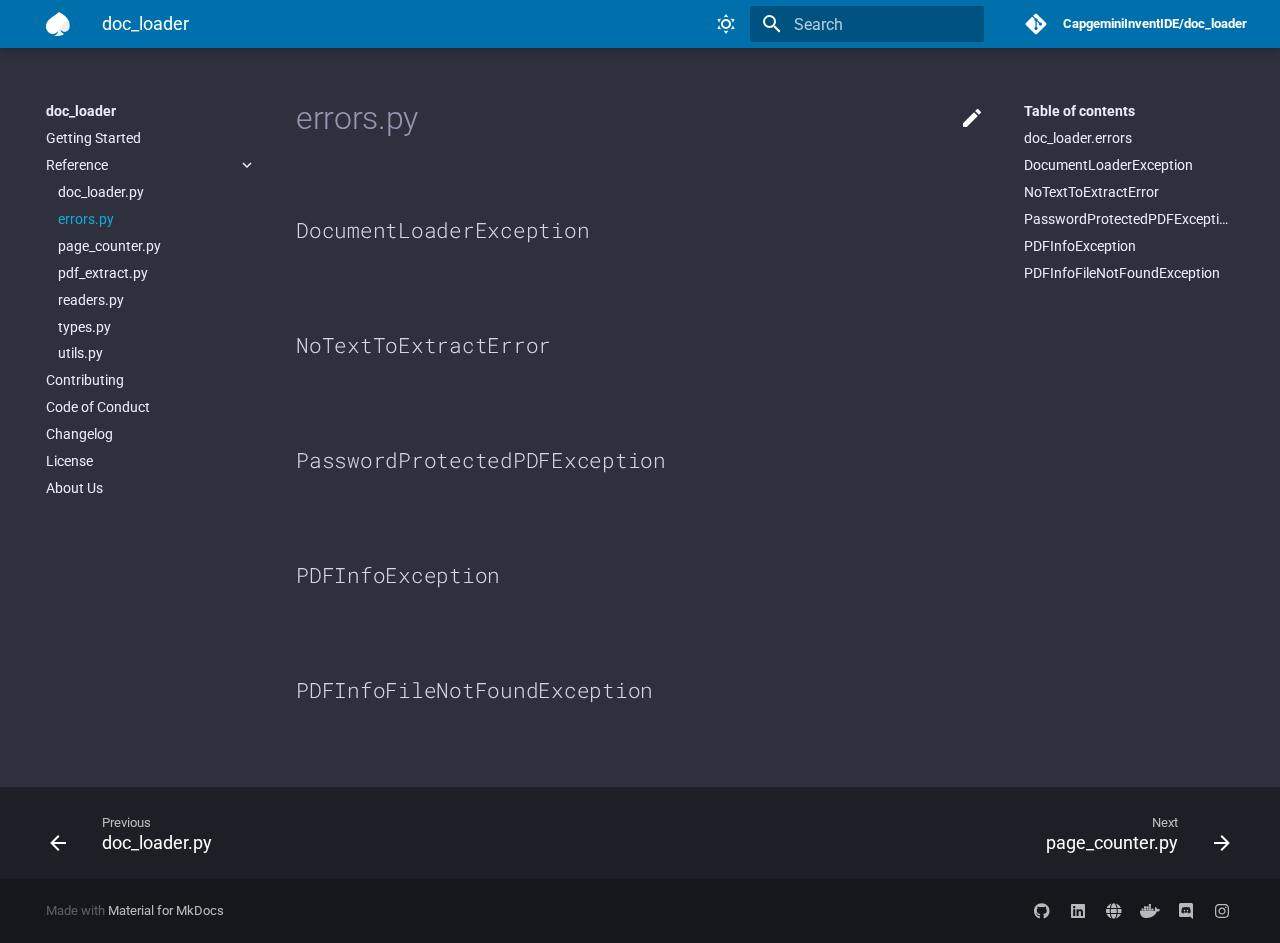
<file: reference/errors/index.html>
<!DOCTYPE html>

<html class="no-js" lang="en">
<head>
<meta charset="utf-8"/>
<meta content="width=device-width,initial-scale=1" name="viewport"/>
<meta content="Given werkzeug.FileStorage, fastapi.UploadFile or str file path as input it converts any image files(.pdf, .jpg, .png, .tiff) into list of PIL or numpy objects " name="description"/>
<link href="https://CapgeminiInventIDE.github.io/doc_loader/reference/errors/" rel="canonical"/>
<link href="../../assets/imgs/favicon.ico" rel="shortcut icon"/>
<meta content="mkdocs-1.1.2, mkdocs-material-5.5.12" name="generator"/>
<title>errors.py - doc_loader</title>
<link href="../../assets/stylesheets/main.4dd2dd8d.min.css" rel="stylesheet"/>
<link href="../../assets/stylesheets/palette.6a5ad368.min.css" rel="stylesheet"/>
<link crossorigin="" href="https://fonts.gstatic.com" rel="preconnect"/>
<link href="https://fonts.googleapis.com/css?family=Roboto:300,400,400i,700%7CRoboto+Mono&amp;display=fallback" rel="stylesheet"/>
<style>body,input{font-family:"Roboto",-apple-system,BlinkMacSystemFont,Helvetica,Arial,sans-serif}code,kbd,pre{font-family:"Roboto Mono",SFMono-Regular,Consolas,Menlo,monospace}</style>
<link href="../../assets/css/styles.css" rel="stylesheet"/>
</head>
<body data-md-color-accent="" data-md-color-primary="" data-md-color-scheme="youtube" dir="ltr">
<input autocomplete="off" class="md-toggle" data-md-toggle="drawer" id="__drawer" type="checkbox"/>
<input autocomplete="off" class="md-toggle" data-md-toggle="search" id="__search" type="checkbox"/>
<label class="md-overlay" for="__drawer"></label>
<div data-md-component="skip">
<a class="md-skip" href="#doc_loader.errors">
          Skip to content
        </a>
</div>
<div data-md-component="announce">
</div>
<header class="md-header" data-md-component="header">
<nav aria-label="Header" class="md-header-nav md-grid">
<a aria-label="doc_loader" class="md-header-nav__button md-logo" href="https://CapgeminiInventIDE.github.io/doc_loader" title="doc_loader">
<img alt="logo" src="../../assets/imgs/index.png"/>
</a>
<label class="md-header-nav__button md-icon" for="__drawer">
<svg viewbox="0 0 24 24" xmlns="http://www.w3.org/2000/svg"><path d="M3 6h18v2H3V6m0 5h18v2H3v-2m0 5h18v2H3v-2z"></path></svg>
</label>
<div class="md-header-nav__title" data-md-component="header-title">
<div class="md-header-nav__ellipsis">
<span class="md-header-nav__topic md-ellipsis">
                    doc_loader
                </span>
<span class="md-header-nav__topic md-ellipsis">
                    
                    errors.py
                    
                </span>
</div>
</div>
<div class="md-header-nav__options">
<button aria-label="Switch to light mode" class="md-header-nav__button md-icon" data-md-color-scheme="capgemini" data-md-state="visible" title="Switch to light mode">
<!-- <div class="md-source__icon md-icon"> -->
<svg viewbox="0 0 24 24" xmlns="http://www.w3.org/2000/svg"><path d="M12 7a5 5 0 015 5 5 5 0 01-5 5 5 5 0 01-5-5 5 5 0 015-5m0 2a3 3 0 00-3 3 3 3 0 003 3 3 3 0 003-3 3 3 0 00-3-3m0-7l2.39 3.42C13.65 5.15 12.84 5 12 5c-.84 0-1.65.15-2.39.42L12 2M3.34 7l4.16-.35A7.2 7.2 0 005.94 8.5c-.44.74-.69 1.5-.83 2.29L3.34 7m.02 10l1.76-3.77a7.131 7.131 0 002.38 4.14L3.36 17M20.65 7l-1.77 3.79a7.023 7.023 0 00-2.38-4.15l4.15.36m-.01 10l-4.14.36c.59-.51 1.12-1.14 1.54-1.86.42-.73.69-1.5.83-2.29L20.64 17M12 22l-2.41-3.44c.74.27 1.55.44 2.41.44.82 0 1.63-.17 2.37-.44L12 22z"></path></svg>
<!-- </div> -->
</button>
<button aria-label="Switch to dark mode" class="md-header-nav__button md-icon" data-md-color-scheme="slate" data-md-state="hidden" title="Switch to dark mode">
<svg viewbox="0 0 24 24" xmlns="http://www.w3.org/2000/svg"><path d="M17.75 4.09l-2.53 1.94.91 3.06-2.63-1.81-2.63 1.81.91-3.06-2.53-1.94L12.44 4l1.06-3 1.06 3 3.19.09m3.5 6.91l-1.64 1.25.59 1.98-1.7-1.17-1.7 1.17.59-1.98L15.75 11l2.06-.05L18.5 9l.69 1.95 2.06.05m-2.28 4.95c.83-.08 1.72 1.1 1.19 1.85-.32.45-.66.87-1.08 1.27C15.17 23 8.84 23 4.94 19.07c-3.91-3.9-3.91-10.24 0-14.14.4-.4.82-.76 1.27-1.08.75-.53 1.93.36 1.85 1.19-.27 2.86.69 5.83 2.89 8.02a9.96 9.96 0 008.02 2.89m-1.64 2.02a12.08 12.08 0 01-7.8-3.47c-2.17-2.19-3.33-5-3.49-7.82-2.81 3.14-2.7 7.96.31 10.98 3.02 3.01 7.84 3.12 10.98.31z"></path></svg>
</button>
</div>
<label class="md-header-nav__button md-icon" for="__search">
<svg viewbox="0 0 24 24" xmlns="http://www.w3.org/2000/svg"><path d="M9.5 3A6.5 6.5 0 0116 9.5c0 1.61-.59 3.09-1.56 4.23l.27.27h.79l5 5-1.5 1.5-5-5v-.79l-.27-.27A6.516 6.516 0 019.5 16 6.5 6.5 0 013 9.5 6.5 6.5 0 019.5 3m0 2C7 5 5 7 5 9.5S7 14 9.5 14 14 12 14 9.5 12 5 9.5 5z"></path></svg>
</label>
<div class="md-search" data-md-component="search" role="dialog">
<label class="md-search__overlay" for="__search"></label>
<div class="md-search__inner" role="search">
<form class="md-search__form" name="search">
<input aria-label="Search" autocapitalize="off" autocomplete="off" autocorrect="off" class="md-search__input" data-md-component="search-query" data-md-state="active" name="query" placeholder="Search" spellcheck="false" type="text"/>
<label class="md-search__icon md-icon" for="__search">
<svg viewbox="0 0 24 24" xmlns="http://www.w3.org/2000/svg"><path d="M9.5 3A6.5 6.5 0 0116 9.5c0 1.61-.59 3.09-1.56 4.23l.27.27h.79l5 5-1.5 1.5-5-5v-.79l-.27-.27A6.516 6.516 0 019.5 16 6.5 6.5 0 013 9.5 6.5 6.5 0 019.5 3m0 2C7 5 5 7 5 9.5S7 14 9.5 14 14 12 14 9.5 12 5 9.5 5z"></path></svg>
<svg viewbox="0 0 24 24" xmlns="http://www.w3.org/2000/svg"><path d="M20 11v2H8l5.5 5.5-1.42 1.42L4.16 12l7.92-7.92L13.5 5.5 8 11h12z"></path></svg>
</label>
<button aria-label="Clear" class="md-search__icon md-icon" data-md-component="search-reset" tabindex="-1" type="reset">
<svg viewbox="0 0 24 24" xmlns="http://www.w3.org/2000/svg"><path d="M19 6.41L17.59 5 12 10.59 6.41 5 5 6.41 10.59 12 5 17.59 6.41 19 12 13.41 17.59 19 19 17.59 13.41 12 19 6.41z"></path></svg>
</button>
</form>
<div class="md-search__output">
<div class="md-search__scrollwrap" data-md-scrollfix="">
<div class="md-search-result" data-md-component="search-result">
<div class="md-search-result__meta">
            Initializing search
          </div>
<ol class="md-search-result__list"></ol>
</div>
</div>
</div>
</div>
</div>
<div class="md-header-nav__source">
<a class="md-source" href="https://github.com/CapgeminiInventIDE/doc_loader/" title="Go to repository">
<div class="md-source__icon md-icon">
<svg viewbox="0 0 448 512" xmlns="http://www.w3.org/2000/svg"><path d="M439.55 236.05L244 40.45a28.87 28.87 0 00-40.81 0l-40.66 40.63 51.52 51.52c27.06-9.14 52.68 16.77 43.39 43.68l49.66 49.66c34.23-11.8 61.18 31 35.47 56.69-26.49 26.49-70.21-2.87-56-37.34L240.22 199v121.85c25.3 12.54 22.26 41.85 9.08 55a34.34 34.34 0 01-48.55 0c-17.57-17.6-11.07-46.91 11.25-56v-123c-20.8-8.51-24.6-30.74-18.64-45L142.57 101 8.45 235.14a28.86 28.86 0 000 40.81l195.61 195.6a28.86 28.86 0 0040.8 0l194.69-194.69a28.86 28.86 0 000-40.81z"></path></svg>
</div>
<div class="md-source__repository">
    CapgeminiInventIDE/doc_loader
  </div>
</a>
</div>
</nav>
</header>
<div class="md-container" data-md-component="container">
<main class="md-main" data-md-component="main">
<div class="md-main__inner md-grid">
<div class="md-sidebar md-sidebar--primary" data-md-component="navigation">
<div class="md-sidebar__scrollwrap">
<div class="md-sidebar__inner">
<nav aria-label="Navigation" class="md-nav md-nav--primary" data-md-level="0">
<label class="md-nav__title" for="__drawer">
<a aria-label="doc_loader" class="md-nav__button md-logo" href="https://CapgeminiInventIDE.github.io/doc_loader" title="doc_loader">
<img alt="logo" src="../../assets/imgs/index.png"/>
</a>
    doc_loader
  </label>
<div class="md-nav__source">
<a class="md-source" href="https://github.com/CapgeminiInventIDE/doc_loader/" title="Go to repository">
<div class="md-source__icon md-icon">
<svg viewbox="0 0 448 512" xmlns="http://www.w3.org/2000/svg"><path d="M439.55 236.05L244 40.45a28.87 28.87 0 00-40.81 0l-40.66 40.63 51.52 51.52c27.06-9.14 52.68 16.77 43.39 43.68l49.66 49.66c34.23-11.8 61.18 31 35.47 56.69-26.49 26.49-70.21-2.87-56-37.34L240.22 199v121.85c25.3 12.54 22.26 41.85 9.08 55a34.34 34.34 0 01-48.55 0c-17.57-17.6-11.07-46.91 11.25-56v-123c-20.8-8.51-24.6-30.74-18.64-45L142.57 101 8.45 235.14a28.86 28.86 0 000 40.81l195.61 195.6a28.86 28.86 0 0040.8 0l194.69-194.69a28.86 28.86 0 000-40.81z"></path></svg>
</div>
<div class="md-source__repository">
    CapgeminiInventIDE/doc_loader
  </div>
</a>
</div>
<ul class="md-nav__list" data-md-scrollfix="">
<li class="md-nav__item">
<a class="md-nav__link" href="../.." title="Getting Started">
      Getting Started
    </a>
</li>
<li class="md-nav__item md-nav__item--active md-nav__item--nested">
<input checked="" class="md-nav__toggle md-toggle" data-md-toggle="nav-2" id="nav-2" type="checkbox"/>
<label class="md-nav__link" for="nav-2">
      Reference
      <span class="md-nav__icon md-icon"></span>
</label>
<nav aria-label="Reference" class="md-nav" data-md-level="1">
<label class="md-nav__title" for="nav-2">
<span class="md-nav__icon md-icon"></span>
        Reference
      </label>
<ul class="md-nav__list" data-md-scrollfix="">
<li class="md-nav__item">
<a class="md-nav__link" href="../doc_loader/" title="doc_loader.py">
      doc_loader.py
    </a>
</li>
<li class="md-nav__item md-nav__item--active">
<input class="md-nav__toggle md-toggle" data-md-toggle="toc" id="__toc" type="checkbox"/>
<label class="md-nav__link md-nav__link--active" for="__toc">
        errors.py
        <span class="md-nav__icon md-icon"></span>
</label>
<a class="md-nav__link md-nav__link--active" href="./" title="errors.py">
      errors.py
    </a>
<!--
Copyright (c) 2016-2020 Martin Donath <martin.donath@squidfunk.com>
    Permission is hereby granted, free of charge, to any person obtaining a copy
    of this software and associated documentation files (the "Software"), to
    deal in the Software without restriction, including without limitation the
    rights to use, copy, modify, merge, publish, distribute, sublicense, and/or
    sell copies of the Software, and to permit persons to whom the Software is
    furnished to do so, subject to the following conditions:
    The above copyright notice and this permission notice shall be included in
    all copies or substantial portions of the Software.
    THE SOFTWARE IS PROVIDED "AS IS", WITHOUT WARRANTY OF ANY KIND, EXPRESS OR
    IMPLIED, INCLUDING BUT NOT LIMITED TO THE WARRANTIES OF MERCHANTABILITY,
    FITNESS FOR A PARTICULAR PURPOSE AND NON-INFRINGEMENT. IN NO EVENT SHALL THE
    AUTHORS OR COPYRIGHT HOLDERS BE LIABLE FOR ANY CLAIM, DAMAGES OR OTHER
    LIABILITY, WHETHER IN AN ACTION OF CONTRACT, TORT OR OTHERWISE, ARISING
    FROM, OUT OF OR IN CONNECTION WITH THE SOFTWARE OR THE USE OR OTHER DEALINGS
    IN THE SOFTWARE.
    -->
<!-- Table of contents -->
<nav aria-label="Table of contents" class="md-nav md-nav--secondary">
<!--
    Hack: check whether the content contains a h1 headline. If it does, the
    top-level anchor must be skipped, since it would be redundant to the link
    to the current page that is located just above the anchor. Therefore we
    directly continue with the children of the anchor.
  -->
<!-- Render item list -->
<label class="md-nav__title" for="__toc">
<span class="md-nav__icon md-icon"></span>
        Table of contents
    </label>
<ul class="md-nav__list" data-md-scrollfix="">
<li class="md-nav__item">
<a class="md-nav__link" href="#doc_loader.errors">
    doc_loader.errors
  </a>
</li>
<li class="md-nav__item">
<a class="md-nav__link" href="#doc_loader.errors.DocumentLoaderException">
    DocumentLoaderException
  </a>
</li>
<li class="md-nav__item">
<a class="md-nav__link" href="#doc_loader.errors.NoTextToExtractError">
    NoTextToExtractError
  </a>
</li>
<li class="md-nav__item">
<a class="md-nav__link" href="#doc_loader.errors.PasswordProtectedPDFException">
    PasswordProtectedPDFException
  </a>
</li>
<li class="md-nav__item">
<a class="md-nav__link" href="#doc_loader.errors.PDFInfoException">
    PDFInfoException
  </a>
</li>
<li class="md-nav__item">
<a class="md-nav__link" href="#doc_loader.errors.PDFInfoFileNotFoundException">
    PDFInfoFileNotFoundException
  </a>
</li>
</ul>
</nav>
</li>
<li class="md-nav__item">
<a class="md-nav__link" href="../page_counter/" title="page_counter.py">
      page_counter.py
    </a>
</li>
<li class="md-nav__item">
<a class="md-nav__link" href="../pdf_extract/" title="pdf_extract.py">
      pdf_extract.py
    </a>
</li>
<li class="md-nav__item">
<a class="md-nav__link" href="../readers/" title="readers.py">
      readers.py
    </a>
</li>
<li class="md-nav__item">
<a class="md-nav__link" href="../types/" title="types.py">
      types.py
    </a>
</li>
<li class="md-nav__item">
<a class="md-nav__link" href="../utils/" title="utils.py">
      utils.py
    </a>
</li>
</ul>
</nav>
</li>
<li class="md-nav__item">
<a class="md-nav__link" href="../../contributing/" title="Contributing">
      Contributing
    </a>
</li>
<li class="md-nav__item">
<a class="md-nav__link" href="../../code_of_conduct/" title="Code of Conduct">
      Code of Conduct
    </a>
</li>
<li class="md-nav__item">
<a class="md-nav__link" href="../../changelog/" title="Changelog">
      Changelog
    </a>
</li>
<li class="md-nav__item">
<a class="md-nav__link" href="../../license/" title="License">
      License
    </a>
</li>
<li class="md-nav__item">
<a class="md-nav__link" href="../../about_us/" title="About Us">
      About Us
    </a>
</li>
</ul>
</nav>
</div>
</div>
</div>
<div class="md-sidebar md-sidebar--secondary" data-md-component="toc">
<div class="md-sidebar__scrollwrap">
<div class="md-sidebar__inner">
<!--
Copyright (c) 2016-2020 Martin Donath <martin.donath@squidfunk.com>
    Permission is hereby granted, free of charge, to any person obtaining a copy
    of this software and associated documentation files (the "Software"), to
    deal in the Software without restriction, including without limitation the
    rights to use, copy, modify, merge, publish, distribute, sublicense, and/or
    sell copies of the Software, and to permit persons to whom the Software is
    furnished to do so, subject to the following conditions:
    The above copyright notice and this permission notice shall be included in
    all copies or substantial portions of the Software.
    THE SOFTWARE IS PROVIDED "AS IS", WITHOUT WARRANTY OF ANY KIND, EXPRESS OR
    IMPLIED, INCLUDING BUT NOT LIMITED TO THE WARRANTIES OF MERCHANTABILITY,
    FITNESS FOR A PARTICULAR PURPOSE AND NON-INFRINGEMENT. IN NO EVENT SHALL THE
    AUTHORS OR COPYRIGHT HOLDERS BE LIABLE FOR ANY CLAIM, DAMAGES OR OTHER
    LIABILITY, WHETHER IN AN ACTION OF CONTRACT, TORT OR OTHERWISE, ARISING
    FROM, OUT OF OR IN CONNECTION WITH THE SOFTWARE OR THE USE OR OTHER DEALINGS
    IN THE SOFTWARE.
    -->
<!-- Table of contents -->
<nav aria-label="Table of contents" class="md-nav md-nav--secondary">
<!--
    Hack: check whether the content contains a h1 headline. If it does, the
    top-level anchor must be skipped, since it would be redundant to the link
    to the current page that is located just above the anchor. Therefore we
    directly continue with the children of the anchor.
  -->
<!-- Render item list -->
<label class="md-nav__title" for="__toc">
<span class="md-nav__icon md-icon"></span>
        Table of contents
    </label>
<ul class="md-nav__list" data-md-scrollfix="">
<li class="md-nav__item">
<a class="md-nav__link" href="#doc_loader.errors">
    doc_loader.errors
  </a>
</li>
<li class="md-nav__item">
<a class="md-nav__link" href="#doc_loader.errors.DocumentLoaderException">
    DocumentLoaderException
  </a>
</li>
<li class="md-nav__item">
<a class="md-nav__link" href="#doc_loader.errors.NoTextToExtractError">
    NoTextToExtractError
  </a>
</li>
<li class="md-nav__item">
<a class="md-nav__link" href="#doc_loader.errors.PasswordProtectedPDFException">
    PasswordProtectedPDFException
  </a>
</li>
<li class="md-nav__item">
<a class="md-nav__link" href="#doc_loader.errors.PDFInfoException">
    PDFInfoException
  </a>
</li>
<li class="md-nav__item">
<a class="md-nav__link" href="#doc_loader.errors.PDFInfoFileNotFoundException">
    PDFInfoFileNotFoundException
  </a>
</li>
</ul>
</nav>
</div>
</div>
</div>
<div class="md-content">
<article class="md-content__inner md-typeset">
<a class="md-content__button md-icon" href="https://github.com/CapgeminiInventIDE/doc_loader/edit/master/docs/reference/errors.md" title="Edit this page">
<svg viewbox="0 0 24 24" xmlns="http://www.w3.org/2000/svg"><path d="M20.71 7.04c.39-.39.39-1.04 0-1.41l-2.34-2.34c-.37-.39-1.02-.39-1.41 0l-1.84 1.83 3.75 3.75M3 17.25V21h3.75L17.81 9.93l-3.75-3.75L3 17.25z"></path></svg>
</a>
<h1>errors.py</h1>
<div class="doc doc-object doc-module">
<h2 class="hidden-toc" href="#doc_loader.errors" id="doc_loader.errors" style="visibility: hidden; width: 0; height: 0;">
<a class="headerlink" href="#doc_loader.errors" title="Permanent link">¤</a></h2>
<div class="doc doc-contents first">
<div class="doc doc-children">
<div class="doc doc-object doc-class">
<h2 class="doc doc-heading" id="doc_loader.errors.DocumentLoaderException">
<code>DocumentLoaderException</code>
<a class="headerlink" href="#doc_loader.errors.DocumentLoaderException" title="Permanent link">¤</a></h2>
<div class="doc doc-contents">
</div>
</div>
<div class="doc doc-object doc-class">
<h2 class="doc doc-heading" id="doc_loader.errors.NoTextToExtractError">
<code>NoTextToExtractError</code>
<a class="headerlink" href="#doc_loader.errors.NoTextToExtractError" title="Permanent link">¤</a></h2>
<div class="doc doc-contents">
</div>
</div>
<div class="doc doc-object doc-class">
<h2 class="doc doc-heading" id="doc_loader.errors.PasswordProtectedPDFException">
<code>PasswordProtectedPDFException</code>
<a class="headerlink" href="#doc_loader.errors.PasswordProtectedPDFException" title="Permanent link">¤</a></h2>
<div class="doc doc-contents">
</div>
</div>
<div class="doc doc-object doc-class">
<h2 class="doc doc-heading" id="doc_loader.errors.PDFInfoException">
<code>PDFInfoException</code>
<a class="headerlink" href="#doc_loader.errors.PDFInfoException" title="Permanent link">¤</a></h2>
<div class="doc doc-contents">
</div>
</div>
<div class="doc doc-object doc-class">
<h2 class="doc doc-heading" id="doc_loader.errors.PDFInfoFileNotFoundException">
<code>PDFInfoFileNotFoundException</code>
<a class="headerlink" href="#doc_loader.errors.PDFInfoFileNotFoundException" title="Permanent link">¤</a></h2>
<div class="doc doc-contents">
</div>
</div>
</div>
</div>
</div>
</article>
</div>
</div>
</main>
<footer class="md-footer">
<div class="md-footer-nav">
<nav aria-label="Footer" class="md-footer-nav__inner md-grid">
<a class="md-footer-nav__link md-footer-nav__link--prev" href="../doc_loader/" rel="prev" title="doc_loader.py">
<div class="md-footer-nav__button md-icon">
<svg viewbox="0 0 24 24" xmlns="http://www.w3.org/2000/svg"><path d="M20 11v2H8l5.5 5.5-1.42 1.42L4.16 12l7.92-7.92L13.5 5.5 8 11h12z"></path></svg>
</div>
<div class="md-footer-nav__title">
<div class="md-ellipsis">
<span class="md-footer-nav__direction">
                  Previous
                </span>
                doc_loader.py
              </div>
</div>
</a>
<a class="md-footer-nav__link md-footer-nav__link--next" href="../page_counter/" rel="next" title="page_counter.py">
<div class="md-footer-nav__title">
<div class="md-ellipsis">
<span class="md-footer-nav__direction">
                  Next
                </span>
                page_counter.py
              </div>
</div>
<div class="md-footer-nav__button md-icon">
<svg viewbox="0 0 24 24" xmlns="http://www.w3.org/2000/svg"><path d="M4 11v2h12l-5.5 5.5 1.42 1.42L19.84 12l-7.92-7.92L10.5 5.5 16 11H4z"></path></svg>
</div>
</a>
</nav>
</div>
<div class="md-footer-meta md-typeset">
<div class="md-footer-meta__inner md-grid">
<div class="md-footer-copyright">
        
        Made with
        <a href="https://squidfunk.github.io/mkdocs-material/" rel="noopener" target="_blank">
          Material for MkDocs
        </a>
</div>
<div class="md-footer-social">
<a class="md-footer-social__link" href="https://github.com/CapgeminiInventIDE" rel="noopener" target="_blank" title="github.com">
<svg viewbox="0 0 496 512" xmlns="http://www.w3.org/2000/svg"><path d="M165.9 397.4c0 2-2.3 3.6-5.2 3.6-3.3.3-5.6-1.3-5.6-3.6 0-2 2.3-3.6 5.2-3.6 3-.3 5.6 1.3 5.6 3.6zm-31.1-4.5c-.7 2 1.3 4.3 4.3 4.9 2.6 1 5.6 0 6.2-2s-1.3-4.3-4.3-5.2c-2.6-.7-5.5.3-6.2 2.3zm44.2-1.7c-2.9.7-4.9 2.6-4.6 4.9.3 2 2.9 3.3 5.9 2.6 2.9-.7 4.9-2.6 4.6-4.6-.3-1.9-3-3.2-5.9-2.9zM244.8 8C106.1 8 0 113.3 0 252c0 110.9 69.8 205.8 169.5 239.2 12.8 2.3 17.3-5.6 17.3-12.1 0-6.2-.3-40.4-.3-61.4 0 0-70 15-84.7-29.8 0 0-11.4-29.1-27.8-36.6 0 0-22.9-15.7 1.6-15.4 0 0 24.9 2 38.6 25.8 21.9 38.6 58.6 27.5 72.9 20.9 2.3-16 8.8-27.1 16-33.7-55.9-6.2-112.3-14.3-112.3-110.5 0-27.5 7.6-41.3 23.6-58.9-2.6-6.5-11.1-33.3 2.6-67.9 20.9-6.5 69 27 69 27 20-5.6 41.5-8.5 62.8-8.5s42.8 2.9 62.8 8.5c0 0 48.1-33.6 69-27 13.7 34.7 5.2 61.4 2.6 67.9 16 17.7 25.8 31.5 25.8 58.9 0 96.5-58.9 104.2-114.8 110.5 9.2 7.9 17 22.9 17 46.4 0 33.7-.3 75.4-.3 83.6 0 6.5 4.6 14.4 17.3 12.1C428.2 457.8 496 362.9 496 252 496 113.3 383.5 8 244.8 8zM97.2 352.9c-1.3 1-1 3.3.7 5.2 1.6 1.6 3.9 2.3 5.2 1 1.3-1 1-3.3-.7-5.2-1.6-1.6-3.9-2.3-5.2-1zm-10.8-8.1c-.7 1.3.3 2.9 2.3 3.9 1.6 1 3.6.7 4.3-.7.7-1.3-.3-2.9-2.3-3.9-2-.6-3.6-.3-4.3.7zm32.4 35.6c-1.6 1.3-1 4.3 1.3 6.2 2.3 2.3 5.2 2.6 6.5 1 1.3-1.3.7-4.3-1.3-6.2-2.2-2.3-5.2-2.6-6.5-1zm-11.4-14.7c-1.6 1-1.6 3.6 0 5.9 1.6 2.3 4.3 3.3 5.6 2.3 1.6-1.3 1.6-3.9 0-6.2-1.4-2.3-4-3.3-5.6-2z"></path></svg>
</a>
<a class="md-footer-social__link" href="https://www.linkedin.com/company/capgemini-invent" rel="noopener" target="_blank" title="www.linkedin.com">
<svg viewbox="0 0 448 512" xmlns="http://www.w3.org/2000/svg"><path d="M416 32H31.9C14.3 32 0 46.5 0 64.3v383.4C0 465.5 14.3 480 31.9 480H416c17.6 0 32-14.5 32-32.3V64.3c0-17.8-14.4-32.3-32-32.3zM135.4 416H69V202.2h66.5V416zm-33.2-243c-21.3 0-38.5-17.3-38.5-38.5S80.9 96 102.2 96c21.2 0 38.5 17.3 38.5 38.5 0 21.3-17.2 38.5-38.5 38.5zm282.1 243h-66.4V312c0-24.8-.5-56.7-34.5-56.7-34.6 0-39.9 27-39.9 54.9V416h-66.4V202.2h63.7v29.2h.9c8.9-16.8 30.6-34.5 62.9-34.5 67.2 0 79.7 44.3 79.7 101.9V416z"></path></svg>
</a>
<a class="md-footer-social__link" href="https://www.capgemini.com/service/invent/" rel="noopener" target="_blank" title="www.capgemini.com">
<svg viewbox="0 0 496 512" xmlns="http://www.w3.org/2000/svg"><path d="M336.5 160C322 70.7 287.8 8 248 8s-74 62.7-88.5 152h177zM152 256c0 22.2 1.2 43.5 3.3 64h185.3c2.1-20.5 3.3-41.8 3.3-64s-1.2-43.5-3.3-64H155.3c-2.1 20.5-3.3 41.8-3.3 64zm324.7-96c-28.6-67.9-86.5-120.4-158-141.6 24.4 33.8 41.2 84.7 50 141.6h108zM177.2 18.4C105.8 39.6 47.8 92.1 19.3 160h108c8.7-56.9 25.5-107.8 49.9-141.6zM487.4 192H372.7c2.1 21 3.3 42.5 3.3 64s-1.2 43-3.3 64h114.6c5.5-20.5 8.6-41.8 8.6-64s-3.1-43.5-8.5-64zM120 256c0-21.5 1.2-43 3.3-64H8.6C3.2 212.5 0 233.8 0 256s3.2 43.5 8.6 64h114.6c-2-21-3.2-42.5-3.2-64zm39.5 96c14.5 89.3 48.7 152 88.5 152s74-62.7 88.5-152h-177zm159.3 141.6c71.4-21.2 129.4-73.7 158-141.6h-108c-8.8 56.9-25.6 107.8-50 141.6zM19.3 352c28.6 67.9 86.5 120.4 158 141.6-24.4-33.8-41.2-84.7-50-141.6h-108z"></path></svg>
</a>
<a class="md-footer-social__link" href="https://hub.docker.com/orgs/capgeminiinventide" rel="noopener" target="_blank" title="hub.docker.com">
<svg viewbox="0 0 640 512" xmlns="http://www.w3.org/2000/svg"><path d="M349.9 236.3h-66.1v-59.4h66.1v59.4zm0-204.3h-66.1v60.7h66.1V32zm78.2 144.8H362v59.4h66.1v-59.4zm-156.3-72.1h-66.1v60.1h66.1v-60.1zm78.1 0h-66.1v60.1h66.1v-60.1zm276.8 100c-14.4-9.7-47.6-13.2-73.1-8.4-3.3-24-16.7-44.9-41.1-63.7l-14-9.3-9.3 14c-18.4 27.8-23.4 73.6-3.7 103.8-8.7 4.7-25.8 11.1-48.4 10.7H2.4c-8.7 50.8 5.8 116.8 44 162.1 37.1 43.9 92.7 66.2 165.4 66.2 157.4 0 273.9-72.5 328.4-204.2 21.4.4 67.6.1 91.3-45.2 1.5-2.5 6.6-13.2 8.5-17.1l-13.3-8.9zm-511.1-27.9h-66v59.4h66.1v-59.4zm78.1 0h-66.1v59.4h66.1v-59.4zm78.1 0h-66.1v59.4h66.1v-59.4zm-78.1-72.1h-66.1v60.1h66.1v-60.1z"></path></svg>
</a>
<a class="md-footer-social__link" href="https://discord.gg/rQcMtVE" rel="noopener" target="_blank" title="discord.gg">
<svg viewbox="0 0 448 512" xmlns="http://www.w3.org/2000/svg"><path d="M297.216 243.2c0 15.616-11.52 28.416-26.112 28.416-14.336 0-26.112-12.8-26.112-28.416s11.52-28.416 26.112-28.416c14.592 0 26.112 12.8 26.112 28.416zm-119.552-28.416c-14.592 0-26.112 12.8-26.112 28.416s11.776 28.416 26.112 28.416c14.592 0 26.112-12.8 26.112-28.416.256-15.616-11.52-28.416-26.112-28.416zM448 52.736V512c-64.494-56.994-43.868-38.128-118.784-107.776l13.568 47.36H52.48C23.552 451.584 0 428.032 0 398.848V52.736C0 23.552 23.552 0 52.48 0h343.04C424.448 0 448 23.552 448 52.736zm-72.96 242.688c0-82.432-36.864-149.248-36.864-149.248-36.864-27.648-71.936-26.88-71.936-26.88l-3.584 4.096c43.52 13.312 63.744 32.512 63.744 32.512-60.811-33.329-132.244-33.335-191.232-7.424-9.472 4.352-15.104 7.424-15.104 7.424s21.248-20.224 67.328-33.536l-2.56-3.072s-35.072-.768-71.936 26.88c0 0-36.864 66.816-36.864 149.248 0 0 21.504 37.12 78.08 38.912 0 0 9.472-11.52 17.152-21.248-32.512-9.728-44.8-30.208-44.8-30.208 3.766 2.636 9.976 6.053 10.496 6.4 43.21 24.198 104.588 32.126 159.744 8.96 8.96-3.328 18.944-8.192 29.44-15.104 0 0-12.8 20.992-46.336 30.464 7.68 9.728 16.896 20.736 16.896 20.736 56.576-1.792 78.336-38.912 78.336-38.912z"></path></svg>
</a>
<a class="md-footer-social__link" href="https://www.instagram.com/capgeminiinvent/" rel="noopener" target="_blank" title="www.instagram.com">
<svg viewbox="0 0 448 512" xmlns="http://www.w3.org/2000/svg"><path d="M224.1 141c-63.6 0-114.9 51.3-114.9 114.9s51.3 114.9 114.9 114.9S339 319.5 339 255.9 287.7 141 224.1 141zm0 189.6c-41.1 0-74.7-33.5-74.7-74.7s33.5-74.7 74.7-74.7 74.7 33.5 74.7 74.7-33.6 74.7-74.7 74.7zm146.4-194.3c0 14.9-12 26.8-26.8 26.8-14.9 0-26.8-12-26.8-26.8s12-26.8 26.8-26.8 26.8 12 26.8 26.8zm76.1 27.2c-1.7-35.9-9.9-67.7-36.2-93.9-26.2-26.2-58-34.4-93.9-36.2-37-2.1-147.9-2.1-184.9 0-35.8 1.7-67.6 9.9-93.9 36.1s-34.4 58-36.2 93.9c-2.1 37-2.1 147.9 0 184.9 1.7 35.9 9.9 67.7 36.2 93.9s58 34.4 93.9 36.2c37 2.1 147.9 2.1 184.9 0 35.9-1.7 67.7-9.9 93.9-36.2 26.2-26.2 34.4-58 36.2-93.9 2.1-37 2.1-147.8 0-184.8zM398.8 388c-7.8 19.6-22.9 34.7-42.6 42.6-29.5 11.7-99.5 9-132.1 9s-102.7 2.6-132.1-9c-19.6-7.8-34.7-22.9-42.6-42.6-11.7-29.5-9-99.5-9-132.1s-2.6-102.7 9-132.1c7.8-19.6 22.9-34.7 42.6-42.6 29.5-11.7 99.5-9 132.1-9s102.7-2.6 132.1 9c19.6 7.8 34.7 22.9 42.6 42.6 11.7 29.5 9 99.5 9 132.1s2.7 102.7-9 132.1z"></path></svg>
</a>
</div>
</div>
</div>
</footer>
</div>
<script src="../../assets/javascripts/vendor.3636a4ec.min.js"></script>
<script src="../../assets/javascripts/bundle.e9fe3281.min.js"></script><script id="__lang" type="application/json">{"clipboard.copy": "Copy to clipboard", "clipboard.copied": "Copied to clipboard", "search.config.lang": "en", "search.config.pipeline": "trimmer, stopWordFilter", "search.config.separator": "[\\s\\-]+", "search.result.placeholder": "Type to start searching", "search.result.none": "No matching documents", "search.result.one": "1 matching document", "search.result.other": "# matching documents"}</script>
<script>
        app = initialize({
          base: "../..",
          features: [],
          search: Object.assign({
            worker: "../../assets/javascripts/worker/search.5eca75d3.min.js"
          }, typeof search !== "undefined" && search)
        })
      </script>
<script src="../../assets/js/theme.js"></script>
</body>
</html>
</file>
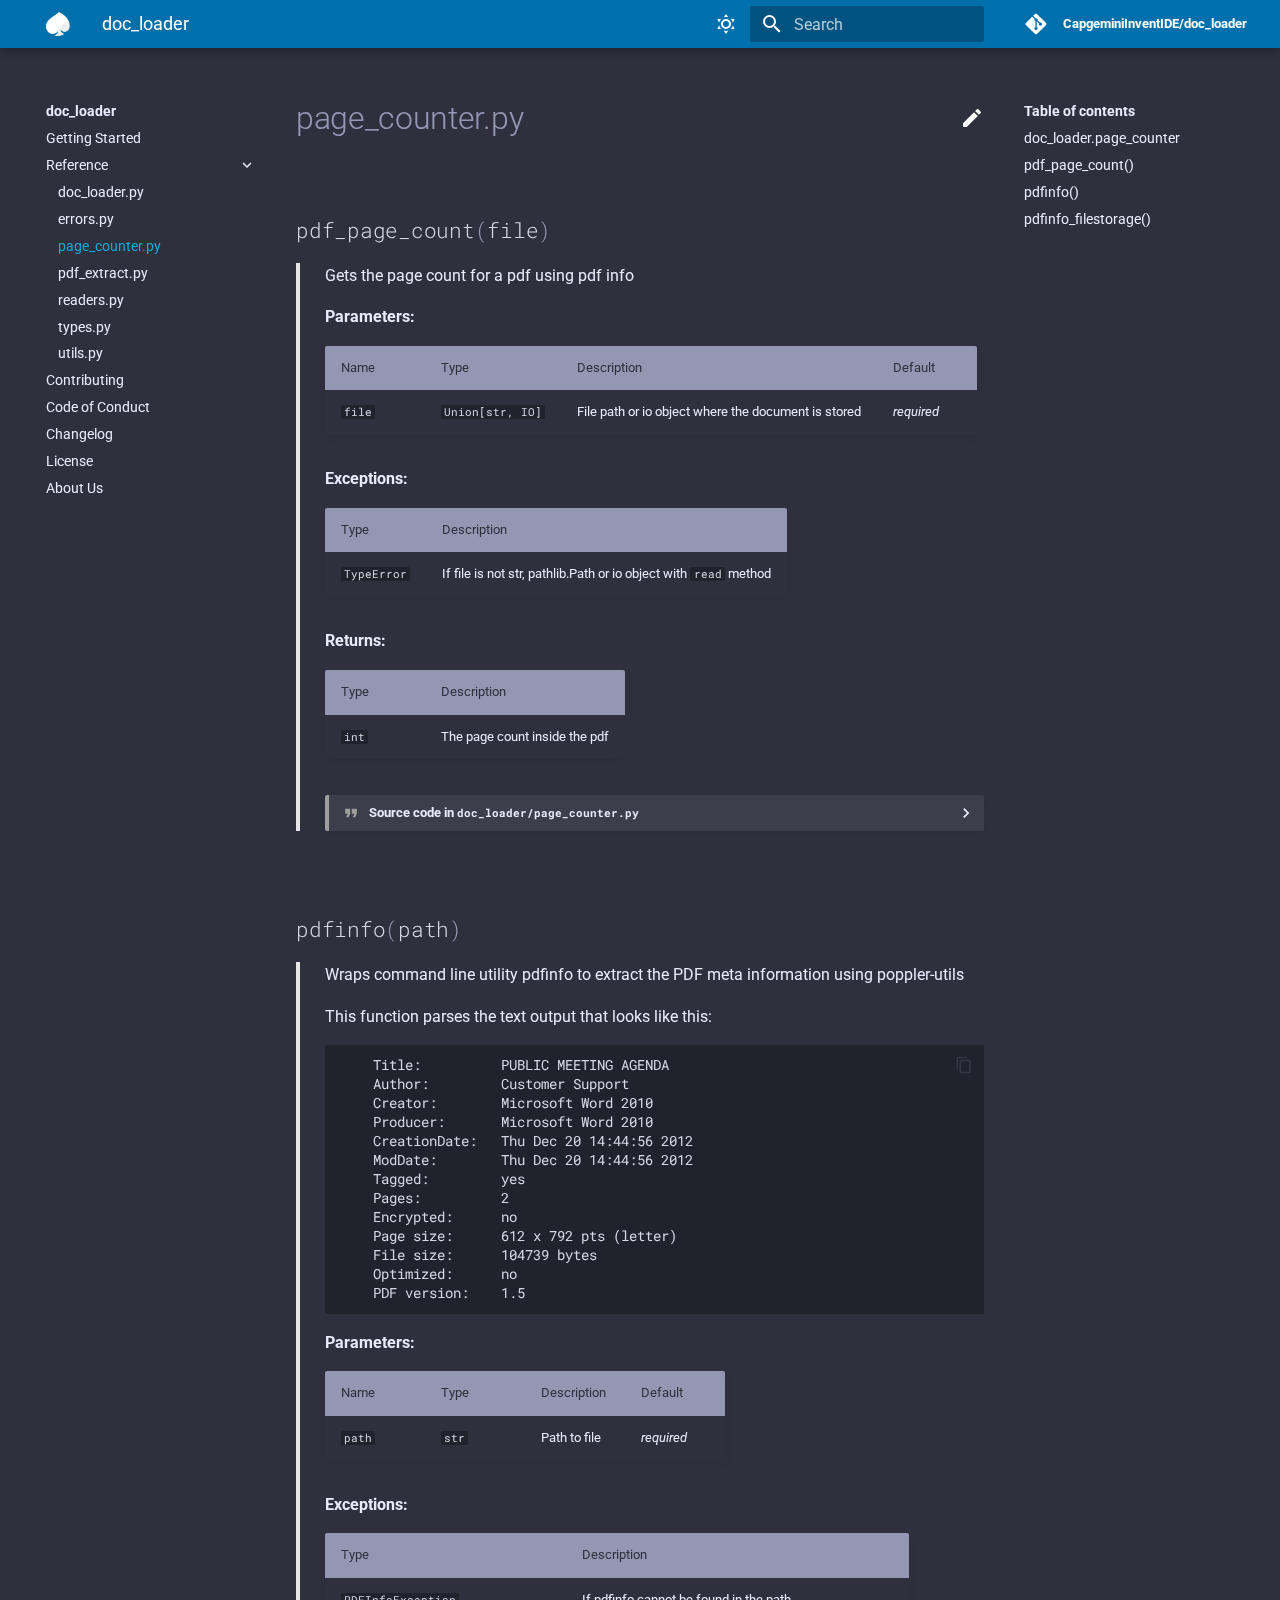
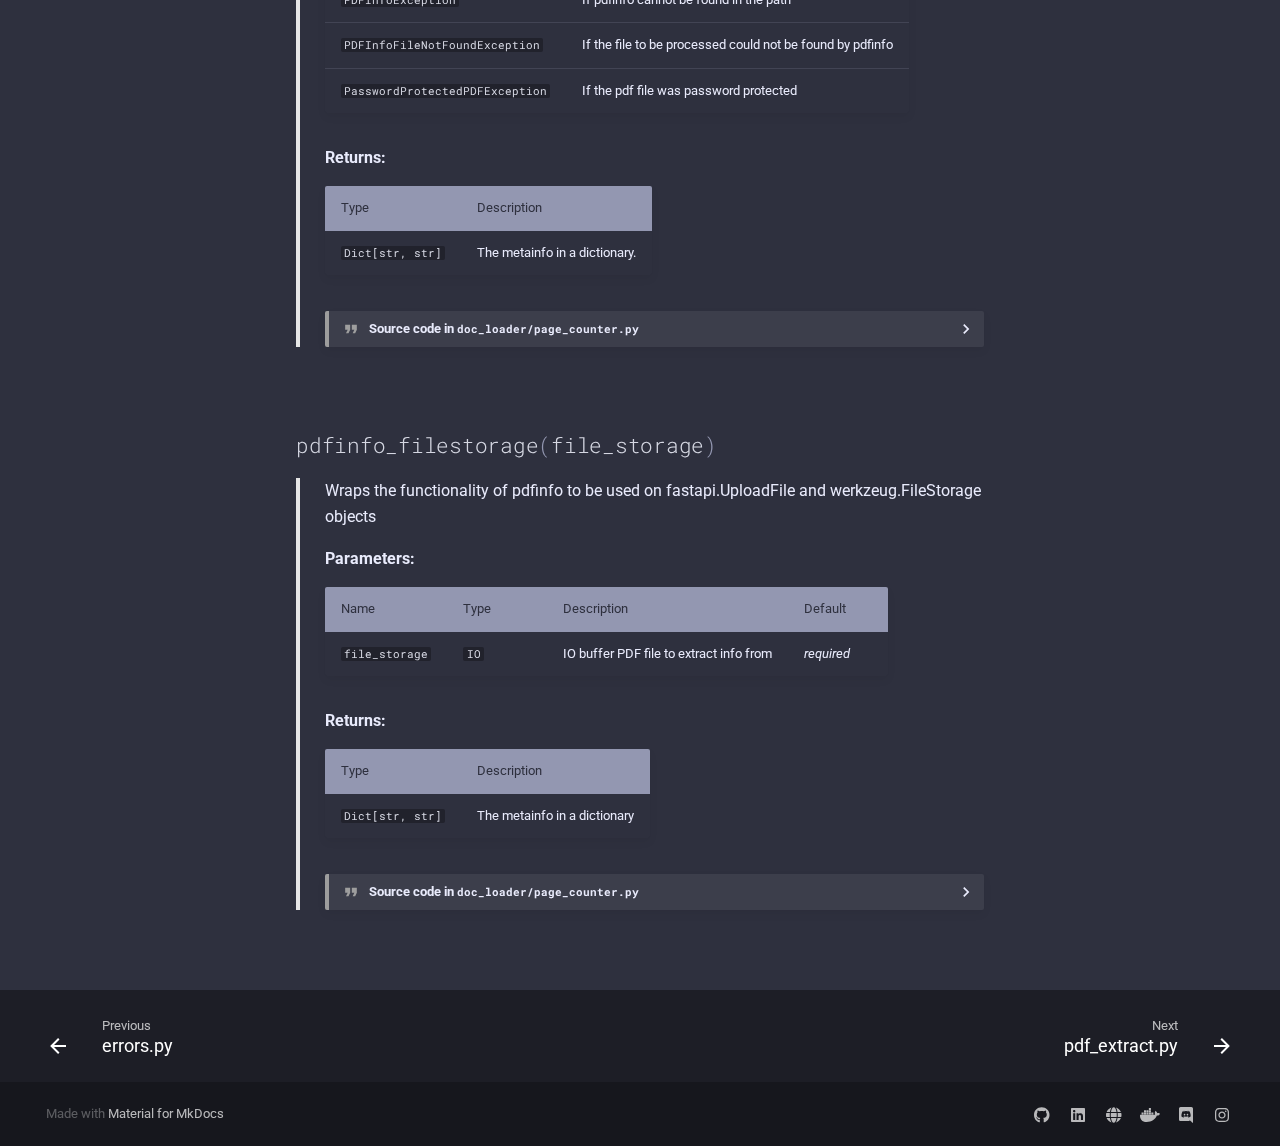
<file: reference/page_counter/index.html>
<!DOCTYPE html>

<html class="no-js" lang="en">
<head>
<meta charset="utf-8"/>
<meta content="width=device-width,initial-scale=1" name="viewport"/>
<meta content="Given werkzeug.FileStorage, fastapi.UploadFile or str file path as input it converts any image files(.pdf, .jpg, .png, .tiff) into list of PIL or numpy objects " name="description"/>
<link href="https://CapgeminiInventIDE.github.io/doc_loader/reference/page_counter/" rel="canonical"/>
<link href="../../assets/imgs/favicon.ico" rel="shortcut icon"/>
<meta content="mkdocs-1.1.2, mkdocs-material-5.5.12" name="generator"/>
<title>page_counter.py - doc_loader</title>
<link href="../../assets/stylesheets/main.4dd2dd8d.min.css" rel="stylesheet"/>
<link href="../../assets/stylesheets/palette.6a5ad368.min.css" rel="stylesheet"/>
<link crossorigin="" href="https://fonts.gstatic.com" rel="preconnect"/>
<link href="https://fonts.googleapis.com/css?family=Roboto:300,400,400i,700%7CRoboto+Mono&amp;display=fallback" rel="stylesheet"/>
<style>body,input{font-family:"Roboto",-apple-system,BlinkMacSystemFont,Helvetica,Arial,sans-serif}code,kbd,pre{font-family:"Roboto Mono",SFMono-Regular,Consolas,Menlo,monospace}</style>
<link href="../../assets/css/styles.css" rel="stylesheet"/>
</head>
<body data-md-color-accent="" data-md-color-primary="" data-md-color-scheme="youtube" dir="ltr">
<input autocomplete="off" class="md-toggle" data-md-toggle="drawer" id="__drawer" type="checkbox"/>
<input autocomplete="off" class="md-toggle" data-md-toggle="search" id="__search" type="checkbox"/>
<label class="md-overlay" for="__drawer"></label>
<div data-md-component="skip">
<a class="md-skip" href="#doc_loader.page_counter">
          Skip to content
        </a>
</div>
<div data-md-component="announce">
</div>
<header class="md-header" data-md-component="header">
<nav aria-label="Header" class="md-header-nav md-grid">
<a aria-label="doc_loader" class="md-header-nav__button md-logo" href="https://CapgeminiInventIDE.github.io/doc_loader" title="doc_loader">
<img alt="logo" src="../../assets/imgs/index.png"/>
</a>
<label class="md-header-nav__button md-icon" for="__drawer">
<svg viewbox="0 0 24 24" xmlns="http://www.w3.org/2000/svg"><path d="M3 6h18v2H3V6m0 5h18v2H3v-2m0 5h18v2H3v-2z"></path></svg>
</label>
<div class="md-header-nav__title" data-md-component="header-title">
<div class="md-header-nav__ellipsis">
<span class="md-header-nav__topic md-ellipsis">
                    doc_loader
                </span>
<span class="md-header-nav__topic md-ellipsis">
                    
                    page_counter.py
                    
                </span>
</div>
</div>
<div class="md-header-nav__options">
<button aria-label="Switch to light mode" class="md-header-nav__button md-icon" data-md-color-scheme="capgemini" data-md-state="visible" title="Switch to light mode">
<!-- <div class="md-source__icon md-icon"> -->
<svg viewbox="0 0 24 24" xmlns="http://www.w3.org/2000/svg"><path d="M12 7a5 5 0 015 5 5 5 0 01-5 5 5 5 0 01-5-5 5 5 0 015-5m0 2a3 3 0 00-3 3 3 3 0 003 3 3 3 0 003-3 3 3 0 00-3-3m0-7l2.39 3.42C13.65 5.15 12.84 5 12 5c-.84 0-1.65.15-2.39.42L12 2M3.34 7l4.16-.35A7.2 7.2 0 005.94 8.5c-.44.74-.69 1.5-.83 2.29L3.34 7m.02 10l1.76-3.77a7.131 7.131 0 002.38 4.14L3.36 17M20.65 7l-1.77 3.79a7.023 7.023 0 00-2.38-4.15l4.15.36m-.01 10l-4.14.36c.59-.51 1.12-1.14 1.54-1.86.42-.73.69-1.5.83-2.29L20.64 17M12 22l-2.41-3.44c.74.27 1.55.44 2.41.44.82 0 1.63-.17 2.37-.44L12 22z"></path></svg>
<!-- </div> -->
</button>
<button aria-label="Switch to dark mode" class="md-header-nav__button md-icon" data-md-color-scheme="slate" data-md-state="hidden" title="Switch to dark mode">
<svg viewbox="0 0 24 24" xmlns="http://www.w3.org/2000/svg"><path d="M17.75 4.09l-2.53 1.94.91 3.06-2.63-1.81-2.63 1.81.91-3.06-2.53-1.94L12.44 4l1.06-3 1.06 3 3.19.09m3.5 6.91l-1.64 1.25.59 1.98-1.7-1.17-1.7 1.17.59-1.98L15.75 11l2.06-.05L18.5 9l.69 1.95 2.06.05m-2.28 4.95c.83-.08 1.72 1.1 1.19 1.85-.32.45-.66.87-1.08 1.27C15.17 23 8.84 23 4.94 19.07c-3.91-3.9-3.91-10.24 0-14.14.4-.4.82-.76 1.27-1.08.75-.53 1.93.36 1.85 1.19-.27 2.86.69 5.83 2.89 8.02a9.96 9.96 0 008.02 2.89m-1.64 2.02a12.08 12.08 0 01-7.8-3.47c-2.17-2.19-3.33-5-3.49-7.82-2.81 3.14-2.7 7.96.31 10.98 3.02 3.01 7.84 3.12 10.98.31z"></path></svg>
</button>
</div>
<label class="md-header-nav__button md-icon" for="__search">
<svg viewbox="0 0 24 24" xmlns="http://www.w3.org/2000/svg"><path d="M9.5 3A6.5 6.5 0 0116 9.5c0 1.61-.59 3.09-1.56 4.23l.27.27h.79l5 5-1.5 1.5-5-5v-.79l-.27-.27A6.516 6.516 0 019.5 16 6.5 6.5 0 013 9.5 6.5 6.5 0 019.5 3m0 2C7 5 5 7 5 9.5S7 14 9.5 14 14 12 14 9.5 12 5 9.5 5z"></path></svg>
</label>
<div class="md-search" data-md-component="search" role="dialog">
<label class="md-search__overlay" for="__search"></label>
<div class="md-search__inner" role="search">
<form class="md-search__form" name="search">
<input aria-label="Search" autocapitalize="off" autocomplete="off" autocorrect="off" class="md-search__input" data-md-component="search-query" data-md-state="active" name="query" placeholder="Search" spellcheck="false" type="text"/>
<label class="md-search__icon md-icon" for="__search">
<svg viewbox="0 0 24 24" xmlns="http://www.w3.org/2000/svg"><path d="M9.5 3A6.5 6.5 0 0116 9.5c0 1.61-.59 3.09-1.56 4.23l.27.27h.79l5 5-1.5 1.5-5-5v-.79l-.27-.27A6.516 6.516 0 019.5 16 6.5 6.5 0 013 9.5 6.5 6.5 0 019.5 3m0 2C7 5 5 7 5 9.5S7 14 9.5 14 14 12 14 9.5 12 5 9.5 5z"></path></svg>
<svg viewbox="0 0 24 24" xmlns="http://www.w3.org/2000/svg"><path d="M20 11v2H8l5.5 5.5-1.42 1.42L4.16 12l7.92-7.92L13.5 5.5 8 11h12z"></path></svg>
</label>
<button aria-label="Clear" class="md-search__icon md-icon" data-md-component="search-reset" tabindex="-1" type="reset">
<svg viewbox="0 0 24 24" xmlns="http://www.w3.org/2000/svg"><path d="M19 6.41L17.59 5 12 10.59 6.41 5 5 6.41 10.59 12 5 17.59 6.41 19 12 13.41 17.59 19 19 17.59 13.41 12 19 6.41z"></path></svg>
</button>
</form>
<div class="md-search__output">
<div class="md-search__scrollwrap" data-md-scrollfix="">
<div class="md-search-result" data-md-component="search-result">
<div class="md-search-result__meta">
            Initializing search
          </div>
<ol class="md-search-result__list"></ol>
</div>
</div>
</div>
</div>
</div>
<div class="md-header-nav__source">
<a class="md-source" href="https://github.com/CapgeminiInventIDE/doc_loader/" title="Go to repository">
<div class="md-source__icon md-icon">
<svg viewbox="0 0 448 512" xmlns="http://www.w3.org/2000/svg"><path d="M439.55 236.05L244 40.45a28.87 28.87 0 00-40.81 0l-40.66 40.63 51.52 51.52c27.06-9.14 52.68 16.77 43.39 43.68l49.66 49.66c34.23-11.8 61.18 31 35.47 56.69-26.49 26.49-70.21-2.87-56-37.34L240.22 199v121.85c25.3 12.54 22.26 41.85 9.08 55a34.34 34.34 0 01-48.55 0c-17.57-17.6-11.07-46.91 11.25-56v-123c-20.8-8.51-24.6-30.74-18.64-45L142.57 101 8.45 235.14a28.86 28.86 0 000 40.81l195.61 195.6a28.86 28.86 0 0040.8 0l194.69-194.69a28.86 28.86 0 000-40.81z"></path></svg>
</div>
<div class="md-source__repository">
    CapgeminiInventIDE/doc_loader
  </div>
</a>
</div>
</nav>
</header>
<div class="md-container" data-md-component="container">
<main class="md-main" data-md-component="main">
<div class="md-main__inner md-grid">
<div class="md-sidebar md-sidebar--primary" data-md-component="navigation">
<div class="md-sidebar__scrollwrap">
<div class="md-sidebar__inner">
<nav aria-label="Navigation" class="md-nav md-nav--primary" data-md-level="0">
<label class="md-nav__title" for="__drawer">
<a aria-label="doc_loader" class="md-nav__button md-logo" href="https://CapgeminiInventIDE.github.io/doc_loader" title="doc_loader">
<img alt="logo" src="../../assets/imgs/index.png"/>
</a>
    doc_loader
  </label>
<div class="md-nav__source">
<a class="md-source" href="https://github.com/CapgeminiInventIDE/doc_loader/" title="Go to repository">
<div class="md-source__icon md-icon">
<svg viewbox="0 0 448 512" xmlns="http://www.w3.org/2000/svg"><path d="M439.55 236.05L244 40.45a28.87 28.87 0 00-40.81 0l-40.66 40.63 51.52 51.52c27.06-9.14 52.68 16.77 43.39 43.68l49.66 49.66c34.23-11.8 61.18 31 35.47 56.69-26.49 26.49-70.21-2.87-56-37.34L240.22 199v121.85c25.3 12.54 22.26 41.85 9.08 55a34.34 34.34 0 01-48.55 0c-17.57-17.6-11.07-46.91 11.25-56v-123c-20.8-8.51-24.6-30.74-18.64-45L142.57 101 8.45 235.14a28.86 28.86 0 000 40.81l195.61 195.6a28.86 28.86 0 0040.8 0l194.69-194.69a28.86 28.86 0 000-40.81z"></path></svg>
</div>
<div class="md-source__repository">
    CapgeminiInventIDE/doc_loader
  </div>
</a>
</div>
<ul class="md-nav__list" data-md-scrollfix="">
<li class="md-nav__item">
<a class="md-nav__link" href="../.." title="Getting Started">
      Getting Started
    </a>
</li>
<li class="md-nav__item md-nav__item--active md-nav__item--nested">
<input checked="" class="md-nav__toggle md-toggle" data-md-toggle="nav-2" id="nav-2" type="checkbox"/>
<label class="md-nav__link" for="nav-2">
      Reference
      <span class="md-nav__icon md-icon"></span>
</label>
<nav aria-label="Reference" class="md-nav" data-md-level="1">
<label class="md-nav__title" for="nav-2">
<span class="md-nav__icon md-icon"></span>
        Reference
      </label>
<ul class="md-nav__list" data-md-scrollfix="">
<li class="md-nav__item">
<a class="md-nav__link" href="../doc_loader/" title="doc_loader.py">
      doc_loader.py
    </a>
</li>
<li class="md-nav__item">
<a class="md-nav__link" href="../errors/" title="errors.py">
      errors.py
    </a>
</li>
<li class="md-nav__item md-nav__item--active">
<input class="md-nav__toggle md-toggle" data-md-toggle="toc" id="__toc" type="checkbox"/>
<label class="md-nav__link md-nav__link--active" for="__toc">
        page_counter.py
        <span class="md-nav__icon md-icon"></span>
</label>
<a class="md-nav__link md-nav__link--active" href="./" title="page_counter.py">
      page_counter.py
    </a>
<!--
Copyright (c) 2016-2020 Martin Donath <martin.donath@squidfunk.com>
    Permission is hereby granted, free of charge, to any person obtaining a copy
    of this software and associated documentation files (the "Software"), to
    deal in the Software without restriction, including without limitation the
    rights to use, copy, modify, merge, publish, distribute, sublicense, and/or
    sell copies of the Software, and to permit persons to whom the Software is
    furnished to do so, subject to the following conditions:
    The above copyright notice and this permission notice shall be included in
    all copies or substantial portions of the Software.
    THE SOFTWARE IS PROVIDED "AS IS", WITHOUT WARRANTY OF ANY KIND, EXPRESS OR
    IMPLIED, INCLUDING BUT NOT LIMITED TO THE WARRANTIES OF MERCHANTABILITY,
    FITNESS FOR A PARTICULAR PURPOSE AND NON-INFRINGEMENT. IN NO EVENT SHALL THE
    AUTHORS OR COPYRIGHT HOLDERS BE LIABLE FOR ANY CLAIM, DAMAGES OR OTHER
    LIABILITY, WHETHER IN AN ACTION OF CONTRACT, TORT OR OTHERWISE, ARISING
    FROM, OUT OF OR IN CONNECTION WITH THE SOFTWARE OR THE USE OR OTHER DEALINGS
    IN THE SOFTWARE.
    -->
<!-- Table of contents -->
<nav aria-label="Table of contents" class="md-nav md-nav--secondary">
<!--
    Hack: check whether the content contains a h1 headline. If it does, the
    top-level anchor must be skipped, since it would be redundant to the link
    to the current page that is located just above the anchor. Therefore we
    directly continue with the children of the anchor.
  -->
<!-- Render item list -->
<label class="md-nav__title" for="__toc">
<span class="md-nav__icon md-icon"></span>
        Table of contents
    </label>
<ul class="md-nav__list" data-md-scrollfix="">
<li class="md-nav__item">
<a class="md-nav__link" href="#doc_loader.page_counter">
    doc_loader.page_counter
  </a>
</li>
<li class="md-nav__item">
<a class="md-nav__link" href="#doc_loader.page_counter.pdf_page_count">
    pdf_page_count()
  </a>
</li>
<li class="md-nav__item">
<a class="md-nav__link" href="#doc_loader.page_counter.pdfinfo">
    pdfinfo()
  </a>
</li>
<li class="md-nav__item">
<a class="md-nav__link" href="#doc_loader.page_counter.pdfinfo_filestorage">
    pdfinfo_filestorage()
  </a>
</li>
</ul>
</nav>
</li>
<li class="md-nav__item">
<a class="md-nav__link" href="../pdf_extract/" title="pdf_extract.py">
      pdf_extract.py
    </a>
</li>
<li class="md-nav__item">
<a class="md-nav__link" href="../readers/" title="readers.py">
      readers.py
    </a>
</li>
<li class="md-nav__item">
<a class="md-nav__link" href="../types/" title="types.py">
      types.py
    </a>
</li>
<li class="md-nav__item">
<a class="md-nav__link" href="../utils/" title="utils.py">
      utils.py
    </a>
</li>
</ul>
</nav>
</li>
<li class="md-nav__item">
<a class="md-nav__link" href="../../contributing/" title="Contributing">
      Contributing
    </a>
</li>
<li class="md-nav__item">
<a class="md-nav__link" href="../../code_of_conduct/" title="Code of Conduct">
      Code of Conduct
    </a>
</li>
<li class="md-nav__item">
<a class="md-nav__link" href="../../changelog/" title="Changelog">
      Changelog
    </a>
</li>
<li class="md-nav__item">
<a class="md-nav__link" href="../../license/" title="License">
      License
    </a>
</li>
<li class="md-nav__item">
<a class="md-nav__link" href="../../about_us/" title="About Us">
      About Us
    </a>
</li>
</ul>
</nav>
</div>
</div>
</div>
<div class="md-sidebar md-sidebar--secondary" data-md-component="toc">
<div class="md-sidebar__scrollwrap">
<div class="md-sidebar__inner">
<!--
Copyright (c) 2016-2020 Martin Donath <martin.donath@squidfunk.com>
    Permission is hereby granted, free of charge, to any person obtaining a copy
    of this software and associated documentation files (the "Software"), to
    deal in the Software without restriction, including without limitation the
    rights to use, copy, modify, merge, publish, distribute, sublicense, and/or
    sell copies of the Software, and to permit persons to whom the Software is
    furnished to do so, subject to the following conditions:
    The above copyright notice and this permission notice shall be included in
    all copies or substantial portions of the Software.
    THE SOFTWARE IS PROVIDED "AS IS", WITHOUT WARRANTY OF ANY KIND, EXPRESS OR
    IMPLIED, INCLUDING BUT NOT LIMITED TO THE WARRANTIES OF MERCHANTABILITY,
    FITNESS FOR A PARTICULAR PURPOSE AND NON-INFRINGEMENT. IN NO EVENT SHALL THE
    AUTHORS OR COPYRIGHT HOLDERS BE LIABLE FOR ANY CLAIM, DAMAGES OR OTHER
    LIABILITY, WHETHER IN AN ACTION OF CONTRACT, TORT OR OTHERWISE, ARISING
    FROM, OUT OF OR IN CONNECTION WITH THE SOFTWARE OR THE USE OR OTHER DEALINGS
    IN THE SOFTWARE.
    -->
<!-- Table of contents -->
<nav aria-label="Table of contents" class="md-nav md-nav--secondary">
<!--
    Hack: check whether the content contains a h1 headline. If it does, the
    top-level anchor must be skipped, since it would be redundant to the link
    to the current page that is located just above the anchor. Therefore we
    directly continue with the children of the anchor.
  -->
<!-- Render item list -->
<label class="md-nav__title" for="__toc">
<span class="md-nav__icon md-icon"></span>
        Table of contents
    </label>
<ul class="md-nav__list" data-md-scrollfix="">
<li class="md-nav__item">
<a class="md-nav__link" href="#doc_loader.page_counter">
    doc_loader.page_counter
  </a>
</li>
<li class="md-nav__item">
<a class="md-nav__link" href="#doc_loader.page_counter.pdf_page_count">
    pdf_page_count()
  </a>
</li>
<li class="md-nav__item">
<a class="md-nav__link" href="#doc_loader.page_counter.pdfinfo">
    pdfinfo()
  </a>
</li>
<li class="md-nav__item">
<a class="md-nav__link" href="#doc_loader.page_counter.pdfinfo_filestorage">
    pdfinfo_filestorage()
  </a>
</li>
</ul>
</nav>
</div>
</div>
</div>
<div class="md-content">
<article class="md-content__inner md-typeset">
<a class="md-content__button md-icon" href="https://github.com/CapgeminiInventIDE/doc_loader/edit/master/docs/reference/page_counter.md" title="Edit this page">
<svg viewbox="0 0 24 24" xmlns="http://www.w3.org/2000/svg"><path d="M20.71 7.04c.39-.39.39-1.04 0-1.41l-2.34-2.34c-.37-.39-1.02-.39-1.41 0l-1.84 1.83 3.75 3.75M3 17.25V21h3.75L17.81 9.93l-3.75-3.75L3 17.25z"></path></svg>
</a>
<h1>page_counter.py</h1>
<div class="doc doc-object doc-module">
<h2 class="hidden-toc" href="#doc_loader.page_counter" id="doc_loader.page_counter" style="visibility: hidden; width: 0; height: 0;">
<a class="headerlink" href="#doc_loader.page_counter" title="Permanent link">¤</a></h2>
<div class="doc doc-contents first">
<div class="doc doc-children">
<div class="doc doc-object doc-function">
<h2 class="doc doc-heading" id="doc_loader.page_counter.pdf_page_count">
<code class="highlight language-python">
pdf_page_count<span class="p">(</span><span class="n">file</span><span class="p">)</span> </code>
<a class="headerlink" href="#doc_loader.page_counter.pdf_page_count" title="Permanent link">¤</a></h2>
<div class="doc doc-contents">
<p>Gets the page count for a pdf using pdf info</p>
<p><strong>Parameters:</strong></p>
<table>
<thead>
<tr>
<th>Name</th>
<th>Type</th>
<th>Description</th>
<th>Default</th>
</tr>
</thead>
<tbody>
<tr>
<td><code>file</code></td>
<td><code>Union[str, IO]</code></td>
<td>
<p>File path or io object where the document is stored</p>
</td>
<td><em>required</em></td>
</tr>
</tbody>
</table>
<p><strong>Exceptions:</strong></p>
<table>
<thead>
<tr>
<th>Type</th>
<th>Description</th>
</tr>
</thead>
<tbody>
<tr>
<td><code>TypeError</code></td>
<td>
<p>If file is not str, pathlib.Path or io object with <code>read</code> method</p>
</td>
</tr>
</tbody>
</table>
<p><strong>Returns:</strong></p>
<table>
<thead>
<tr>
<th>Type</th>
<th>Description</th>
</tr>
</thead>
<tbody>
<tr>
<td><code>int</code></td>
<td>
<p>The page count inside the pdf</p>
</td>
</tr>
</tbody>
</table>
<details class="quote">
<summary>Source code in <code>doc_loader/page_counter.py</code></summary>
<div class="highlight">
<pre><span></span><code><span class="k">def</span> <span class="nf">pdf_page_count</span><span class="p">(</span><span class="n">file</span><span class="p">:</span> <span class="n">Union</span><span class="p">[</span><span class="nb">str</span><span class="p">,</span> <span class="n">IO</span><span class="p">])</span> <span class="o">-&gt;</span> <span class="nb">int</span><span class="p">:</span>
    <span class="sd">"""Gets the page count for a pdf using pdf info</span>

<span class="sd">    Args:</span>
<span class="sd">        file (Union[str, IO]): File path or io object where the document is stored</span>

<span class="sd">    Raises:</span>
<span class="sd">        TypeError: If file is not str, pathlib.Path or io object with `read` method</span>

<span class="sd">    Returns:</span>
<span class="sd">        The page count inside the pdf</span>
<span class="sd">    """</span>
    <span class="k">if</span> <span class="nb">hasattr</span><span class="p">(</span><span class="n">file</span><span class="p">,</span> <span class="s2">"file"</span><span class="p">):</span>
        <span class="n">file</span> <span class="o">=</span> <span class="n">file</span><span class="o">.</span><span class="n">file</span>

    <span class="k">if</span> <span class="nb">isinstance</span><span class="p">(</span><span class="n">file</span><span class="p">,</span> <span class="nb">str</span><span class="p">)</span> <span class="ow">or</span> <span class="nb">isinstance</span><span class="p">(</span><span class="n">file</span><span class="p">,</span> <span class="n">pathlib</span><span class="o">.</span><span class="n">Path</span><span class="p">):</span>
        <span class="n">count</span> <span class="o">=</span> <span class="n">pdfinfo</span><span class="p">(</span><span class="nb">str</span><span class="p">(</span><span class="n">file</span><span class="p">))</span><span class="o">.</span><span class="n">get</span><span class="p">(</span><span class="s2">"Pages"</span><span class="p">,</span> <span class="kc">None</span><span class="p">)</span>
    <span class="k">elif</span> <span class="nb">hasattr</span><span class="p">(</span><span class="n">file</span><span class="p">,</span> <span class="s2">"read"</span><span class="p">):</span>
        <span class="n">logger</span><span class="o">.</span><span class="n">info</span><span class="p">(</span><span class="sa">f</span><span class="s2">"Determining page count for file"</span><span class="p">)</span>
        <span class="n">count</span> <span class="o">=</span> <span class="n">pdfinfo_filestorage</span><span class="p">(</span><span class="n">file</span><span class="p">)</span><span class="o">.</span><span class="n">get</span><span class="p">(</span><span class="s2">"Pages"</span><span class="p">,</span> <span class="kc">None</span><span class="p">)</span>
    <span class="k">else</span><span class="p">:</span>
        <span class="k">raise</span> <span class="ne">TypeError</span><span class="p">(</span><span class="sa">f</span><span class="s2">"file must be a str or io object: </span><span class="si">{</span><span class="n">file</span><span class="si">}</span><span class="s2">"</span><span class="p">)</span>
    <span class="k">if</span> <span class="n">count</span><span class="p">:</span>
        <span class="n">logger</span><span class="o">.</span><span class="n">info</span><span class="p">(</span><span class="sa">f</span><span class="s2">"Detected </span><span class="si">{</span><span class="n">count</span><span class="si">}</span><span class="s2"> pages in file"</span><span class="p">)</span>
        <span class="k">return</span> <span class="nb">int</span><span class="p">(</span><span class="n">count</span><span class="p">)</span>
    <span class="n">logger</span><span class="o">.</span><span class="n">info</span><span class="p">(</span><span class="sa">f</span><span class="s2">"Failed to determine number of pages in file"</span><span class="p">)</span>
    <span class="k">return</span> <span class="n">count</span>
</code></pre>
</div>
</details>
</div>
</div>
<div class="doc doc-object doc-function">
<h2 class="doc doc-heading" id="doc_loader.page_counter.pdfinfo">
<code class="highlight language-python">
pdfinfo<span class="p">(</span><span class="n">path</span><span class="p">)</span> </code>
<a class="headerlink" href="#doc_loader.page_counter.pdfinfo" title="Permanent link">¤</a></h2>
<div class="doc doc-contents">
<p>Wraps command line utility pdfinfo to extract the PDF meta information using poppler-utils</p>
<p>This function parses the text output that looks like this:
<div class="highlight">
<pre><span></span><code>    Title:          PUBLIC MEETING AGENDA
    Author:         Customer Support
    Creator:        Microsoft Word 2010
    Producer:       Microsoft Word 2010
    CreationDate:   Thu Dec 20 14:44:56 2012
    ModDate:        Thu Dec 20 14:44:56 2012
    Tagged:         yes
    Pages:          2
    Encrypted:      no
    Page size:      612 x 792 pts (letter)
    File size:      104739 bytes
    Optimized:      no
    PDF version:    1.5
</code></pre>
</div>
</p>
<p><strong>Parameters:</strong></p>
<table>
<thead>
<tr>
<th>Name</th>
<th>Type</th>
<th>Description</th>
<th>Default</th>
</tr>
</thead>
<tbody>
<tr>
<td><code>path</code></td>
<td><code>str</code></td>
<td>
<p>Path to file</p>
</td>
<td><em>required</em></td>
</tr>
</tbody>
</table>
<p><strong>Exceptions:</strong></p>
<table>
<thead>
<tr>
<th>Type</th>
<th>Description</th>
</tr>
</thead>
<tbody>
<tr>
<td><code>PDFInfoException</code></td>
<td>
<p>If pdfinfo cannot be found in the path</p>
</td>
</tr>
<tr>
<td><code>PDFInfoFileNotFoundException</code></td>
<td>
<p>If the file to be processed could not be found by pdfinfo</p>
</td>
</tr>
<tr>
<td><code>PasswordProtectedPDFException</code></td>
<td>
<p>If the pdf file was password protected</p>
</td>
</tr>
</tbody>
</table>
<p><strong>Returns:</strong></p>
<table>
<thead>
<tr>
<th>Type</th>
<th>Description</th>
</tr>
</thead>
<tbody>
<tr>
<td><code>Dict[str, str]</code></td>
<td>
<p>The metainfo in a dictionary.</p>
</td>
</tr>
</tbody>
</table>
<details class="quote">
<summary>Source code in <code>doc_loader/page_counter.py</code></summary>
<div class="highlight">
<pre><span></span><code><span class="k">def</span> <span class="nf">pdfinfo</span><span class="p">(</span><span class="n">path</span><span class="p">:</span> <span class="nb">str</span><span class="p">)</span> <span class="o">-&gt;</span> <span class="n">Dict</span><span class="p">[</span><span class="nb">str</span><span class="p">,</span> <span class="nb">str</span><span class="p">]:</span>
    <span class="sd">"""</span>
<span class="sd">    Wraps command line utility pdfinfo to extract the PDF meta information using poppler-utils</span>

<span class="sd">    This function parses the text output that looks like this:</span>
<span class="sd">    ```</span>
<span class="sd">        Title:          PUBLIC MEETING AGENDA</span>
<span class="sd">        Author:         Customer Support</span>
<span class="sd">        Creator:        Microsoft Word 2010</span>
<span class="sd">        Producer:       Microsoft Word 2010</span>
<span class="sd">        CreationDate:   Thu Dec 20 14:44:56 2012</span>
<span class="sd">        ModDate:        Thu Dec 20 14:44:56 2012</span>
<span class="sd">        Tagged:         yes</span>
<span class="sd">        Pages:          2</span>
<span class="sd">        Encrypted:      no</span>
<span class="sd">        Page size:      612 x 792 pts (letter)</span>
<span class="sd">        File size:      104739 bytes</span>
<span class="sd">        Optimized:      no</span>
<span class="sd">        PDF version:    1.5</span>
<span class="sd">    ```</span>
<span class="sd">    Args:</span>
<span class="sd">        path (str): Path to file</span>

<span class="sd">    Raises:</span>
<span class="sd">        PDFInfoException: If pdfinfo cannot be found in the path</span>
<span class="sd">        PDFInfoFileNotFoundException: If the file to be processed could not be found by pdfinfo</span>
<span class="sd">        PasswordProtectedPDFException: If the pdf file was password protected</span>

<span class="sd">    Returns:</span>
<span class="sd">        The metainfo in a dictionary.</span>
<span class="sd">    """</span>

    <span class="n">cmd</span> <span class="o">=</span> <span class="s2">"/usr/bin/pdfinfo"</span>
    <span class="k">if</span> <span class="ow">not</span> <span class="n">os</span><span class="o">.</span><span class="n">path</span><span class="o">.</span><span class="n">exists</span><span class="p">(</span><span class="n">cmd</span><span class="p">):</span>
        <span class="k">raise</span> <span class="n">PDFInfoException</span><span class="p">(</span><span class="sa">f</span><span class="s2">"System command not found: </span><span class="si">{</span><span class="n">cmd</span><span class="si">}</span><span class="s2">"</span><span class="p">)</span>

    <span class="k">if</span> <span class="ow">not</span> <span class="n">os</span><span class="o">.</span><span class="n">path</span><span class="o">.</span><span class="n">exists</span><span class="p">(</span><span class="n">path</span><span class="p">):</span>
        <span class="k">raise</span> <span class="n">PDFInfoFileNotFoundException</span><span class="p">(</span><span class="sa">f</span><span class="s2">"Provided input file not found: </span><span class="si">{</span><span class="n">path</span><span class="si">}</span><span class="s2">"</span><span class="p">)</span>

    <span class="k">def</span> <span class="nf">_extract</span><span class="p">(</span><span class="n">row</span><span class="p">):</span>
        <span class="sd">"""Extracts the right hand value from a : delimited row"""</span>
        <span class="k">return</span> <span class="n">row</span><span class="o">.</span><span class="n">split</span><span class="p">(</span><span class="s2">":"</span><span class="p">,</span> <span class="mi">1</span><span class="p">)[</span><span class="mi">1</span><span class="p">]</span><span class="o">.</span><span class="n">strip</span><span class="p">()</span><span class="o">.</span><span class="n">rstrip</span><span class="p">(</span><span class="s2">"'"</span><span class="p">)</span>

    <span class="n">output</span> <span class="o">=</span> <span class="p">{}</span>

    <span class="n">labels</span> <span class="o">=</span> <span class="p">[</span>
        <span class="s2">"Title"</span><span class="p">,</span>
        <span class="s2">"Author"</span><span class="p">,</span>
        <span class="s2">"Creator"</span><span class="p">,</span>
        <span class="s2">"Producer"</span><span class="p">,</span>
        <span class="s2">"CreationDate"</span><span class="p">,</span>
        <span class="s2">"ModDate"</span><span class="p">,</span>
        <span class="s2">"Tagged"</span><span class="p">,</span>
        <span class="s2">"Pages"</span><span class="p">,</span>
        <span class="s2">"Encrypted"</span><span class="p">,</span>
        <span class="s2">"Page size"</span><span class="p">,</span>
        <span class="s2">"File size"</span><span class="p">,</span>
        <span class="s2">"Optimized"</span><span class="p">,</span>
        <span class="s2">"PDF version"</span><span class="p">,</span>
    <span class="p">]</span>
    <span class="k">try</span><span class="p">:</span>
        <span class="n">cmd_output</span> <span class="o">=</span> <span class="n">subprocess</span><span class="o">.</span><span class="n">check_output</span><span class="p">([</span><span class="n">cmd</span><span class="p">,</span> <span class="n">path</span><span class="p">],</span> <span class="n">stderr</span><span class="o">=</span><span class="n">subprocess</span><span class="o">.</span><span class="n">STDOUT</span><span class="p">)</span>
        <span class="k">for</span> <span class="n">line</span> <span class="ow">in</span> <span class="nb">map</span><span class="p">(</span><span class="nb">str</span><span class="p">,</span> <span class="n">cmd_output</span><span class="o">.</span><span class="n">splitlines</span><span class="p">()):</span>
            <span class="k">for</span> <span class="n">label</span> <span class="ow">in</span> <span class="n">labels</span><span class="p">:</span>
                <span class="k">if</span> <span class="n">label</span> <span class="ow">in</span> <span class="n">line</span><span class="p">:</span>
                    <span class="n">output</span><span class="p">[</span><span class="n">label</span><span class="p">]</span> <span class="o">=</span> <span class="n">_extract</span><span class="p">(</span><span class="n">line</span><span class="p">)</span>

        <span class="k">return</span> <span class="n">output</span>
    <span class="k">except</span> <span class="n">subprocess</span><span class="o">.</span><span class="n">CalledProcessError</span> <span class="k">as</span> <span class="n">e</span><span class="p">:</span>
        <span class="k">if</span> <span class="s2">"Incorrect password"</span> <span class="ow">in</span> <span class="n">e</span><span class="o">.</span><span class="n">output</span><span class="o">.</span><span class="n">decode</span><span class="p">(</span><span class="s2">"utf-8"</span><span class="p">):</span>
            <span class="k">raise</span> <span class="n">PasswordProtectedPDFException</span><span class="p">(</span><span class="sa">f</span><span class="s2">"PDF file is password protected: </span><span class="si">{</span><span class="n">e</span><span class="o">.</span><span class="n">output</span><span class="o">.</span><span class="n">decode</span><span class="p">(</span><span class="s1">'utf-8'</span><span class="p">)</span><span class="si">}</span><span class="s2">"</span><span class="p">)</span>
        <span class="k">raise</span>
    <span class="k">except</span><span class="p">:</span>
        <span class="k">raise</span>
</code></pre>
</div>
</details>
</div>
</div>
<div class="doc doc-object doc-function">
<h2 class="doc doc-heading" id="doc_loader.page_counter.pdfinfo_filestorage">
<code class="highlight language-python">
pdfinfo_filestorage<span class="p">(</span><span class="n">file_storage</span><span class="p">)</span> </code>
<a class="headerlink" href="#doc_loader.page_counter.pdfinfo_filestorage" title="Permanent link">¤</a></h2>
<div class="doc doc-contents">
<p>Wraps the functionality of pdfinfo to be used on fastapi.UploadFile and werkzeug.FileStorage objects</p>
<p><strong>Parameters:</strong></p>
<table>
<thead>
<tr>
<th>Name</th>
<th>Type</th>
<th>Description</th>
<th>Default</th>
</tr>
</thead>
<tbody>
<tr>
<td><code>file_storage</code></td>
<td><code>IO</code></td>
<td>
<p>IO buffer PDF file to extract info from</p>
</td>
<td><em>required</em></td>
</tr>
</tbody>
</table>
<p><strong>Returns:</strong></p>
<table>
<thead>
<tr>
<th>Type</th>
<th>Description</th>
</tr>
</thead>
<tbody>
<tr>
<td><code>Dict[str, str]</code></td>
<td>
<p>The metainfo in a dictionary</p>
</td>
</tr>
</tbody>
</table>
<details class="quote">
<summary>Source code in <code>doc_loader/page_counter.py</code></summary>
<div class="highlight">
<pre><span></span><code><span class="k">def</span> <span class="nf">pdfinfo_filestorage</span><span class="p">(</span><span class="n">file_storage</span><span class="p">:</span> <span class="n">IO</span><span class="p">)</span> <span class="o">-&gt;</span> <span class="n">Dict</span><span class="p">[</span><span class="nb">str</span><span class="p">,</span> <span class="nb">str</span><span class="p">]:</span>
    <span class="sd">"""Wraps the functionality of pdfinfo to be used on fastapi.UploadFile and werkzeug.FileStorage objects</span>

<span class="sd">    Args:</span>
<span class="sd">        file_storage (IO): IO buffer PDF file to extract info from</span>

<span class="sd">    Returns:</span>
<span class="sd">        The metainfo in a dictionary</span>
<span class="sd">    """</span>
    <span class="k">if</span> <span class="nb">hasattr</span><span class="p">(</span><span class="n">file_storage</span><span class="p">,</span> <span class="s2">"file"</span><span class="p">):</span>
        <span class="n">file_storage</span> <span class="o">=</span> <span class="n">file_storage</span><span class="o">.</span><span class="n">file</span>

    <span class="n">fh</span><span class="p">,</span> <span class="n">temp_filename</span> <span class="o">=</span> <span class="n">tempfile</span><span class="o">.</span><span class="n">mkstemp</span><span class="p">()</span>
    <span class="k">try</span><span class="p">:</span>
        <span class="k">with</span> <span class="nb">open</span><span class="p">(</span><span class="n">temp_filename</span><span class="p">,</span> <span class="s2">"wb"</span><span class="p">)</span> <span class="k">as</span> <span class="n">f</span><span class="p">:</span>
            <span class="n">file_storage</span><span class="o">.</span><span class="n">seek</span><span class="p">(</span><span class="mi">0</span><span class="p">)</span>
            <span class="n">f</span><span class="o">.</span><span class="n">write</span><span class="p">(</span><span class="n">file_storage</span><span class="o">.</span><span class="n">read</span><span class="p">())</span>
            <span class="n">file_storage</span><span class="o">.</span><span class="n">seek</span><span class="p">(</span><span class="mi">0</span><span class="p">)</span>
            <span class="n">f</span><span class="o">.</span><span class="n">flush</span><span class="p">()</span>
            <span class="k">try</span><span class="p">:</span>
                <span class="k">return</span> <span class="n">pdfinfo</span><span class="p">(</span><span class="n">f</span><span class="o">.</span><span class="n">name</span><span class="p">)</span>
            <span class="k">except</span> <span class="ne">Exception</span> <span class="k">as</span> <span class="n">e</span><span class="p">:</span>
                <span class="k">raise</span>
    <span class="k">finally</span><span class="p">:</span>
        <span class="n">os</span><span class="o">.</span><span class="n">close</span><span class="p">(</span><span class="n">fh</span><span class="p">)</span>
        <span class="n">os</span><span class="o">.</span><span class="n">remove</span><span class="p">(</span><span class="n">temp_filename</span><span class="p">)</span>
</code></pre>
</div>
</details>
</div>
</div>
</div>
</div>
</div>
</article>
</div>
</div>
</main>
<footer class="md-footer">
<div class="md-footer-nav">
<nav aria-label="Footer" class="md-footer-nav__inner md-grid">
<a class="md-footer-nav__link md-footer-nav__link--prev" href="../errors/" rel="prev" title="errors.py">
<div class="md-footer-nav__button md-icon">
<svg viewbox="0 0 24 24" xmlns="http://www.w3.org/2000/svg"><path d="M20 11v2H8l5.5 5.5-1.42 1.42L4.16 12l7.92-7.92L13.5 5.5 8 11h12z"></path></svg>
</div>
<div class="md-footer-nav__title">
<div class="md-ellipsis">
<span class="md-footer-nav__direction">
                  Previous
                </span>
                errors.py
              </div>
</div>
</a>
<a class="md-footer-nav__link md-footer-nav__link--next" href="../pdf_extract/" rel="next" title="pdf_extract.py">
<div class="md-footer-nav__title">
<div class="md-ellipsis">
<span class="md-footer-nav__direction">
                  Next
                </span>
                pdf_extract.py
              </div>
</div>
<div class="md-footer-nav__button md-icon">
<svg viewbox="0 0 24 24" xmlns="http://www.w3.org/2000/svg"><path d="M4 11v2h12l-5.5 5.5 1.42 1.42L19.84 12l-7.92-7.92L10.5 5.5 16 11H4z"></path></svg>
</div>
</a>
</nav>
</div>
<div class="md-footer-meta md-typeset">
<div class="md-footer-meta__inner md-grid">
<div class="md-footer-copyright">
        
        Made with
        <a href="https://squidfunk.github.io/mkdocs-material/" rel="noopener" target="_blank">
          Material for MkDocs
        </a>
</div>
<div class="md-footer-social">
<a class="md-footer-social__link" href="https://github.com/CapgeminiInventIDE" rel="noopener" target="_blank" title="github.com">
<svg viewbox="0 0 496 512" xmlns="http://www.w3.org/2000/svg"><path d="M165.9 397.4c0 2-2.3 3.6-5.2 3.6-3.3.3-5.6-1.3-5.6-3.6 0-2 2.3-3.6 5.2-3.6 3-.3 5.6 1.3 5.6 3.6zm-31.1-4.5c-.7 2 1.3 4.3 4.3 4.9 2.6 1 5.6 0 6.2-2s-1.3-4.3-4.3-5.2c-2.6-.7-5.5.3-6.2 2.3zm44.2-1.7c-2.9.7-4.9 2.6-4.6 4.9.3 2 2.9 3.3 5.9 2.6 2.9-.7 4.9-2.6 4.6-4.6-.3-1.9-3-3.2-5.9-2.9zM244.8 8C106.1 8 0 113.3 0 252c0 110.9 69.8 205.8 169.5 239.2 12.8 2.3 17.3-5.6 17.3-12.1 0-6.2-.3-40.4-.3-61.4 0 0-70 15-84.7-29.8 0 0-11.4-29.1-27.8-36.6 0 0-22.9-15.7 1.6-15.4 0 0 24.9 2 38.6 25.8 21.9 38.6 58.6 27.5 72.9 20.9 2.3-16 8.8-27.1 16-33.7-55.9-6.2-112.3-14.3-112.3-110.5 0-27.5 7.6-41.3 23.6-58.9-2.6-6.5-11.1-33.3 2.6-67.9 20.9-6.5 69 27 69 27 20-5.6 41.5-8.5 62.8-8.5s42.8 2.9 62.8 8.5c0 0 48.1-33.6 69-27 13.7 34.7 5.2 61.4 2.6 67.9 16 17.7 25.8 31.5 25.8 58.9 0 96.5-58.9 104.2-114.8 110.5 9.2 7.9 17 22.9 17 46.4 0 33.7-.3 75.4-.3 83.6 0 6.5 4.6 14.4 17.3 12.1C428.2 457.8 496 362.9 496 252 496 113.3 383.5 8 244.8 8zM97.2 352.9c-1.3 1-1 3.3.7 5.2 1.6 1.6 3.9 2.3 5.2 1 1.3-1 1-3.3-.7-5.2-1.6-1.6-3.9-2.3-5.2-1zm-10.8-8.1c-.7 1.3.3 2.9 2.3 3.9 1.6 1 3.6.7 4.3-.7.7-1.3-.3-2.9-2.3-3.9-2-.6-3.6-.3-4.3.7zm32.4 35.6c-1.6 1.3-1 4.3 1.3 6.2 2.3 2.3 5.2 2.6 6.5 1 1.3-1.3.7-4.3-1.3-6.2-2.2-2.3-5.2-2.6-6.5-1zm-11.4-14.7c-1.6 1-1.6 3.6 0 5.9 1.6 2.3 4.3 3.3 5.6 2.3 1.6-1.3 1.6-3.9 0-6.2-1.4-2.3-4-3.3-5.6-2z"></path></svg>
</a>
<a class="md-footer-social__link" href="https://www.linkedin.com/company/capgemini-invent" rel="noopener" target="_blank" title="www.linkedin.com">
<svg viewbox="0 0 448 512" xmlns="http://www.w3.org/2000/svg"><path d="M416 32H31.9C14.3 32 0 46.5 0 64.3v383.4C0 465.5 14.3 480 31.9 480H416c17.6 0 32-14.5 32-32.3V64.3c0-17.8-14.4-32.3-32-32.3zM135.4 416H69V202.2h66.5V416zm-33.2-243c-21.3 0-38.5-17.3-38.5-38.5S80.9 96 102.2 96c21.2 0 38.5 17.3 38.5 38.5 0 21.3-17.2 38.5-38.5 38.5zm282.1 243h-66.4V312c0-24.8-.5-56.7-34.5-56.7-34.6 0-39.9 27-39.9 54.9V416h-66.4V202.2h63.7v29.2h.9c8.9-16.8 30.6-34.5 62.9-34.5 67.2 0 79.7 44.3 79.7 101.9V416z"></path></svg>
</a>
<a class="md-footer-social__link" href="https://www.capgemini.com/service/invent/" rel="noopener" target="_blank" title="www.capgemini.com">
<svg viewbox="0 0 496 512" xmlns="http://www.w3.org/2000/svg"><path d="M336.5 160C322 70.7 287.8 8 248 8s-74 62.7-88.5 152h177zM152 256c0 22.2 1.2 43.5 3.3 64h185.3c2.1-20.5 3.3-41.8 3.3-64s-1.2-43.5-3.3-64H155.3c-2.1 20.5-3.3 41.8-3.3 64zm324.7-96c-28.6-67.9-86.5-120.4-158-141.6 24.4 33.8 41.2 84.7 50 141.6h108zM177.2 18.4C105.8 39.6 47.8 92.1 19.3 160h108c8.7-56.9 25.5-107.8 49.9-141.6zM487.4 192H372.7c2.1 21 3.3 42.5 3.3 64s-1.2 43-3.3 64h114.6c5.5-20.5 8.6-41.8 8.6-64s-3.1-43.5-8.5-64zM120 256c0-21.5 1.2-43 3.3-64H8.6C3.2 212.5 0 233.8 0 256s3.2 43.5 8.6 64h114.6c-2-21-3.2-42.5-3.2-64zm39.5 96c14.5 89.3 48.7 152 88.5 152s74-62.7 88.5-152h-177zm159.3 141.6c71.4-21.2 129.4-73.7 158-141.6h-108c-8.8 56.9-25.6 107.8-50 141.6zM19.3 352c28.6 67.9 86.5 120.4 158 141.6-24.4-33.8-41.2-84.7-50-141.6h-108z"></path></svg>
</a>
<a class="md-footer-social__link" href="https://hub.docker.com/orgs/capgeminiinventide" rel="noopener" target="_blank" title="hub.docker.com">
<svg viewbox="0 0 640 512" xmlns="http://www.w3.org/2000/svg"><path d="M349.9 236.3h-66.1v-59.4h66.1v59.4zm0-204.3h-66.1v60.7h66.1V32zm78.2 144.8H362v59.4h66.1v-59.4zm-156.3-72.1h-66.1v60.1h66.1v-60.1zm78.1 0h-66.1v60.1h66.1v-60.1zm276.8 100c-14.4-9.7-47.6-13.2-73.1-8.4-3.3-24-16.7-44.9-41.1-63.7l-14-9.3-9.3 14c-18.4 27.8-23.4 73.6-3.7 103.8-8.7 4.7-25.8 11.1-48.4 10.7H2.4c-8.7 50.8 5.8 116.8 44 162.1 37.1 43.9 92.7 66.2 165.4 66.2 157.4 0 273.9-72.5 328.4-204.2 21.4.4 67.6.1 91.3-45.2 1.5-2.5 6.6-13.2 8.5-17.1l-13.3-8.9zm-511.1-27.9h-66v59.4h66.1v-59.4zm78.1 0h-66.1v59.4h66.1v-59.4zm78.1 0h-66.1v59.4h66.1v-59.4zm-78.1-72.1h-66.1v60.1h66.1v-60.1z"></path></svg>
</a>
<a class="md-footer-social__link" href="https://discord.gg/rQcMtVE" rel="noopener" target="_blank" title="discord.gg">
<svg viewbox="0 0 448 512" xmlns="http://www.w3.org/2000/svg"><path d="M297.216 243.2c0 15.616-11.52 28.416-26.112 28.416-14.336 0-26.112-12.8-26.112-28.416s11.52-28.416 26.112-28.416c14.592 0 26.112 12.8 26.112 28.416zm-119.552-28.416c-14.592 0-26.112 12.8-26.112 28.416s11.776 28.416 26.112 28.416c14.592 0 26.112-12.8 26.112-28.416.256-15.616-11.52-28.416-26.112-28.416zM448 52.736V512c-64.494-56.994-43.868-38.128-118.784-107.776l13.568 47.36H52.48C23.552 451.584 0 428.032 0 398.848V52.736C0 23.552 23.552 0 52.48 0h343.04C424.448 0 448 23.552 448 52.736zm-72.96 242.688c0-82.432-36.864-149.248-36.864-149.248-36.864-27.648-71.936-26.88-71.936-26.88l-3.584 4.096c43.52 13.312 63.744 32.512 63.744 32.512-60.811-33.329-132.244-33.335-191.232-7.424-9.472 4.352-15.104 7.424-15.104 7.424s21.248-20.224 67.328-33.536l-2.56-3.072s-35.072-.768-71.936 26.88c0 0-36.864 66.816-36.864 149.248 0 0 21.504 37.12 78.08 38.912 0 0 9.472-11.52 17.152-21.248-32.512-9.728-44.8-30.208-44.8-30.208 3.766 2.636 9.976 6.053 10.496 6.4 43.21 24.198 104.588 32.126 159.744 8.96 8.96-3.328 18.944-8.192 29.44-15.104 0 0-12.8 20.992-46.336 30.464 7.68 9.728 16.896 20.736 16.896 20.736 56.576-1.792 78.336-38.912 78.336-38.912z"></path></svg>
</a>
<a class="md-footer-social__link" href="https://www.instagram.com/capgeminiinvent/" rel="noopener" target="_blank" title="www.instagram.com">
<svg viewbox="0 0 448 512" xmlns="http://www.w3.org/2000/svg"><path d="M224.1 141c-63.6 0-114.9 51.3-114.9 114.9s51.3 114.9 114.9 114.9S339 319.5 339 255.9 287.7 141 224.1 141zm0 189.6c-41.1 0-74.7-33.5-74.7-74.7s33.5-74.7 74.7-74.7 74.7 33.5 74.7 74.7-33.6 74.7-74.7 74.7zm146.4-194.3c0 14.9-12 26.8-26.8 26.8-14.9 0-26.8-12-26.8-26.8s12-26.8 26.8-26.8 26.8 12 26.8 26.8zm76.1 27.2c-1.7-35.9-9.9-67.7-36.2-93.9-26.2-26.2-58-34.4-93.9-36.2-37-2.1-147.9-2.1-184.9 0-35.8 1.7-67.6 9.9-93.9 36.1s-34.4 58-36.2 93.9c-2.1 37-2.1 147.9 0 184.9 1.7 35.9 9.9 67.7 36.2 93.9s58 34.4 93.9 36.2c37 2.1 147.9 2.1 184.9 0 35.9-1.7 67.7-9.9 93.9-36.2 26.2-26.2 34.4-58 36.2-93.9 2.1-37 2.1-147.8 0-184.8zM398.8 388c-7.8 19.6-22.9 34.7-42.6 42.6-29.5 11.7-99.5 9-132.1 9s-102.7 2.6-132.1-9c-19.6-7.8-34.7-22.9-42.6-42.6-11.7-29.5-9-99.5-9-132.1s-2.6-102.7 9-132.1c7.8-19.6 22.9-34.7 42.6-42.6 29.5-11.7 99.5-9 132.1-9s102.7-2.6 132.1 9c19.6 7.8 34.7 22.9 42.6 42.6 11.7 29.5 9 99.5 9 132.1s2.7 102.7-9 132.1z"></path></svg>
</a>
</div>
</div>
</div>
</footer>
</div>
<script src="../../assets/javascripts/vendor.3636a4ec.min.js"></script>
<script src="../../assets/javascripts/bundle.e9fe3281.min.js"></script><script id="__lang" type="application/json">{"clipboard.copy": "Copy to clipboard", "clipboard.copied": "Copied to clipboard", "search.config.lang": "en", "search.config.pipeline": "trimmer, stopWordFilter", "search.config.separator": "[\\s\\-]+", "search.result.placeholder": "Type to start searching", "search.result.none": "No matching documents", "search.result.one": "1 matching document", "search.result.other": "# matching documents"}</script>
<script>
        app = initialize({
          base: "../..",
          features: [],
          search: Object.assign({
            worker: "../../assets/javascripts/worker/search.5eca75d3.min.js"
          }, typeof search !== "undefined" && search)
        })
      </script>
<script src="../../assets/js/theme.js"></script>
</body>
</html>
</file>
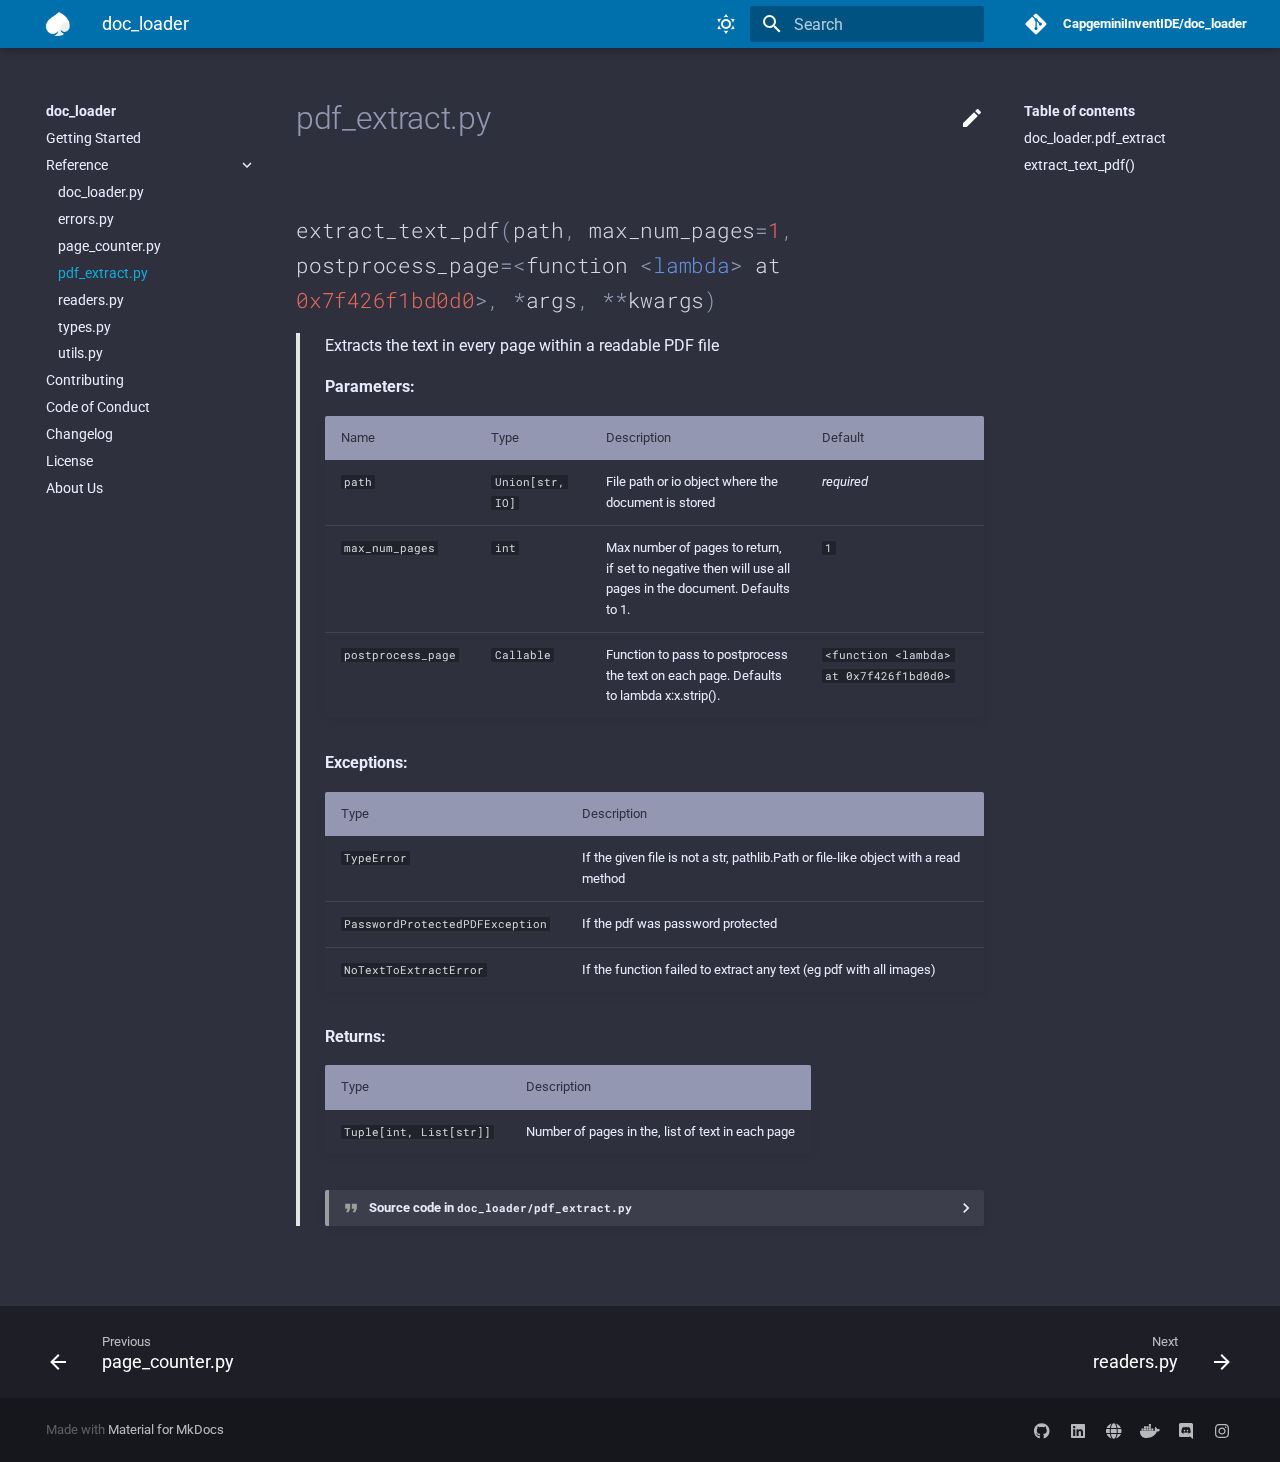
<file: reference/pdf_extract/index.html>
<!DOCTYPE html>

<html class="no-js" lang="en">
<head>
<meta charset="utf-8"/>
<meta content="width=device-width,initial-scale=1" name="viewport"/>
<meta content="Given werkzeug.FileStorage, fastapi.UploadFile or str file path as input it converts any image files(.pdf, .jpg, .png, .tiff) into list of PIL or numpy objects " name="description"/>
<link href="https://CapgeminiInventIDE.github.io/doc_loader/reference/pdf_extract/" rel="canonical"/>
<link href="../../assets/imgs/favicon.ico" rel="shortcut icon"/>
<meta content="mkdocs-1.1.2, mkdocs-material-5.5.12" name="generator"/>
<title>pdf_extract.py - doc_loader</title>
<link href="../../assets/stylesheets/main.4dd2dd8d.min.css" rel="stylesheet"/>
<link href="../../assets/stylesheets/palette.6a5ad368.min.css" rel="stylesheet"/>
<link crossorigin="" href="https://fonts.gstatic.com" rel="preconnect"/>
<link href="https://fonts.googleapis.com/css?family=Roboto:300,400,400i,700%7CRoboto+Mono&amp;display=fallback" rel="stylesheet"/>
<style>body,input{font-family:"Roboto",-apple-system,BlinkMacSystemFont,Helvetica,Arial,sans-serif}code,kbd,pre{font-family:"Roboto Mono",SFMono-Regular,Consolas,Menlo,monospace}</style>
<link href="../../assets/css/styles.css" rel="stylesheet"/>
</head>
<body data-md-color-accent="" data-md-color-primary="" data-md-color-scheme="youtube" dir="ltr">
<input autocomplete="off" class="md-toggle" data-md-toggle="drawer" id="__drawer" type="checkbox"/>
<input autocomplete="off" class="md-toggle" data-md-toggle="search" id="__search" type="checkbox"/>
<label class="md-overlay" for="__drawer"></label>
<div data-md-component="skip">
<a class="md-skip" href="#doc_loader.pdf_extract">
          Skip to content
        </a>
</div>
<div data-md-component="announce">
</div>
<header class="md-header" data-md-component="header">
<nav aria-label="Header" class="md-header-nav md-grid">
<a aria-label="doc_loader" class="md-header-nav__button md-logo" href="https://CapgeminiInventIDE.github.io/doc_loader" title="doc_loader">
<img alt="logo" src="../../assets/imgs/index.png"/>
</a>
<label class="md-header-nav__button md-icon" for="__drawer">
<svg viewbox="0 0 24 24" xmlns="http://www.w3.org/2000/svg"><path d="M3 6h18v2H3V6m0 5h18v2H3v-2m0 5h18v2H3v-2z"></path></svg>
</label>
<div class="md-header-nav__title" data-md-component="header-title">
<div class="md-header-nav__ellipsis">
<span class="md-header-nav__topic md-ellipsis">
                    doc_loader
                </span>
<span class="md-header-nav__topic md-ellipsis">
                    
                    pdf_extract.py
                    
                </span>
</div>
</div>
<div class="md-header-nav__options">
<button aria-label="Switch to light mode" class="md-header-nav__button md-icon" data-md-color-scheme="capgemini" data-md-state="visible" title="Switch to light mode">
<!-- <div class="md-source__icon md-icon"> -->
<svg viewbox="0 0 24 24" xmlns="http://www.w3.org/2000/svg"><path d="M12 7a5 5 0 015 5 5 5 0 01-5 5 5 5 0 01-5-5 5 5 0 015-5m0 2a3 3 0 00-3 3 3 3 0 003 3 3 3 0 003-3 3 3 0 00-3-3m0-7l2.39 3.42C13.65 5.15 12.84 5 12 5c-.84 0-1.65.15-2.39.42L12 2M3.34 7l4.16-.35A7.2 7.2 0 005.94 8.5c-.44.74-.69 1.5-.83 2.29L3.34 7m.02 10l1.76-3.77a7.131 7.131 0 002.38 4.14L3.36 17M20.65 7l-1.77 3.79a7.023 7.023 0 00-2.38-4.15l4.15.36m-.01 10l-4.14.36c.59-.51 1.12-1.14 1.54-1.86.42-.73.69-1.5.83-2.29L20.64 17M12 22l-2.41-3.44c.74.27 1.55.44 2.41.44.82 0 1.63-.17 2.37-.44L12 22z"></path></svg>
<!-- </div> -->
</button>
<button aria-label="Switch to dark mode" class="md-header-nav__button md-icon" data-md-color-scheme="slate" data-md-state="hidden" title="Switch to dark mode">
<svg viewbox="0 0 24 24" xmlns="http://www.w3.org/2000/svg"><path d="M17.75 4.09l-2.53 1.94.91 3.06-2.63-1.81-2.63 1.81.91-3.06-2.53-1.94L12.44 4l1.06-3 1.06 3 3.19.09m3.5 6.91l-1.64 1.25.59 1.98-1.7-1.17-1.7 1.17.59-1.98L15.75 11l2.06-.05L18.5 9l.69 1.95 2.06.05m-2.28 4.95c.83-.08 1.72 1.1 1.19 1.85-.32.45-.66.87-1.08 1.27C15.17 23 8.84 23 4.94 19.07c-3.91-3.9-3.91-10.24 0-14.14.4-.4.82-.76 1.27-1.08.75-.53 1.93.36 1.85 1.19-.27 2.86.69 5.83 2.89 8.02a9.96 9.96 0 008.02 2.89m-1.64 2.02a12.08 12.08 0 01-7.8-3.47c-2.17-2.19-3.33-5-3.49-7.82-2.81 3.14-2.7 7.96.31 10.98 3.02 3.01 7.84 3.12 10.98.31z"></path></svg>
</button>
</div>
<label class="md-header-nav__button md-icon" for="__search">
<svg viewbox="0 0 24 24" xmlns="http://www.w3.org/2000/svg"><path d="M9.5 3A6.5 6.5 0 0116 9.5c0 1.61-.59 3.09-1.56 4.23l.27.27h.79l5 5-1.5 1.5-5-5v-.79l-.27-.27A6.516 6.516 0 019.5 16 6.5 6.5 0 013 9.5 6.5 6.5 0 019.5 3m0 2C7 5 5 7 5 9.5S7 14 9.5 14 14 12 14 9.5 12 5 9.5 5z"></path></svg>
</label>
<div class="md-search" data-md-component="search" role="dialog">
<label class="md-search__overlay" for="__search"></label>
<div class="md-search__inner" role="search">
<form class="md-search__form" name="search">
<input aria-label="Search" autocapitalize="off" autocomplete="off" autocorrect="off" class="md-search__input" data-md-component="search-query" data-md-state="active" name="query" placeholder="Search" spellcheck="false" type="text"/>
<label class="md-search__icon md-icon" for="__search">
<svg viewbox="0 0 24 24" xmlns="http://www.w3.org/2000/svg"><path d="M9.5 3A6.5 6.5 0 0116 9.5c0 1.61-.59 3.09-1.56 4.23l.27.27h.79l5 5-1.5 1.5-5-5v-.79l-.27-.27A6.516 6.516 0 019.5 16 6.5 6.5 0 013 9.5 6.5 6.5 0 019.5 3m0 2C7 5 5 7 5 9.5S7 14 9.5 14 14 12 14 9.5 12 5 9.5 5z"></path></svg>
<svg viewbox="0 0 24 24" xmlns="http://www.w3.org/2000/svg"><path d="M20 11v2H8l5.5 5.5-1.42 1.42L4.16 12l7.92-7.92L13.5 5.5 8 11h12z"></path></svg>
</label>
<button aria-label="Clear" class="md-search__icon md-icon" data-md-component="search-reset" tabindex="-1" type="reset">
<svg viewbox="0 0 24 24" xmlns="http://www.w3.org/2000/svg"><path d="M19 6.41L17.59 5 12 10.59 6.41 5 5 6.41 10.59 12 5 17.59 6.41 19 12 13.41 17.59 19 19 17.59 13.41 12 19 6.41z"></path></svg>
</button>
</form>
<div class="md-search__output">
<div class="md-search__scrollwrap" data-md-scrollfix="">
<div class="md-search-result" data-md-component="search-result">
<div class="md-search-result__meta">
            Initializing search
          </div>
<ol class="md-search-result__list"></ol>
</div>
</div>
</div>
</div>
</div>
<div class="md-header-nav__source">
<a class="md-source" href="https://github.com/CapgeminiInventIDE/doc_loader/" title="Go to repository">
<div class="md-source__icon md-icon">
<svg viewbox="0 0 448 512" xmlns="http://www.w3.org/2000/svg"><path d="M439.55 236.05L244 40.45a28.87 28.87 0 00-40.81 0l-40.66 40.63 51.52 51.52c27.06-9.14 52.68 16.77 43.39 43.68l49.66 49.66c34.23-11.8 61.18 31 35.47 56.69-26.49 26.49-70.21-2.87-56-37.34L240.22 199v121.85c25.3 12.54 22.26 41.85 9.08 55a34.34 34.34 0 01-48.55 0c-17.57-17.6-11.07-46.91 11.25-56v-123c-20.8-8.51-24.6-30.74-18.64-45L142.57 101 8.45 235.14a28.86 28.86 0 000 40.81l195.61 195.6a28.86 28.86 0 0040.8 0l194.69-194.69a28.86 28.86 0 000-40.81z"></path></svg>
</div>
<div class="md-source__repository">
    CapgeminiInventIDE/doc_loader
  </div>
</a>
</div>
</nav>
</header>
<div class="md-container" data-md-component="container">
<main class="md-main" data-md-component="main">
<div class="md-main__inner md-grid">
<div class="md-sidebar md-sidebar--primary" data-md-component="navigation">
<div class="md-sidebar__scrollwrap">
<div class="md-sidebar__inner">
<nav aria-label="Navigation" class="md-nav md-nav--primary" data-md-level="0">
<label class="md-nav__title" for="__drawer">
<a aria-label="doc_loader" class="md-nav__button md-logo" href="https://CapgeminiInventIDE.github.io/doc_loader" title="doc_loader">
<img alt="logo" src="../../assets/imgs/index.png"/>
</a>
    doc_loader
  </label>
<div class="md-nav__source">
<a class="md-source" href="https://github.com/CapgeminiInventIDE/doc_loader/" title="Go to repository">
<div class="md-source__icon md-icon">
<svg viewbox="0 0 448 512" xmlns="http://www.w3.org/2000/svg"><path d="M439.55 236.05L244 40.45a28.87 28.87 0 00-40.81 0l-40.66 40.63 51.52 51.52c27.06-9.14 52.68 16.77 43.39 43.68l49.66 49.66c34.23-11.8 61.18 31 35.47 56.69-26.49 26.49-70.21-2.87-56-37.34L240.22 199v121.85c25.3 12.54 22.26 41.85 9.08 55a34.34 34.34 0 01-48.55 0c-17.57-17.6-11.07-46.91 11.25-56v-123c-20.8-8.51-24.6-30.74-18.64-45L142.57 101 8.45 235.14a28.86 28.86 0 000 40.81l195.61 195.6a28.86 28.86 0 0040.8 0l194.69-194.69a28.86 28.86 0 000-40.81z"></path></svg>
</div>
<div class="md-source__repository">
    CapgeminiInventIDE/doc_loader
  </div>
</a>
</div>
<ul class="md-nav__list" data-md-scrollfix="">
<li class="md-nav__item">
<a class="md-nav__link" href="../.." title="Getting Started">
      Getting Started
    </a>
</li>
<li class="md-nav__item md-nav__item--active md-nav__item--nested">
<input checked="" class="md-nav__toggle md-toggle" data-md-toggle="nav-2" id="nav-2" type="checkbox"/>
<label class="md-nav__link" for="nav-2">
      Reference
      <span class="md-nav__icon md-icon"></span>
</label>
<nav aria-label="Reference" class="md-nav" data-md-level="1">
<label class="md-nav__title" for="nav-2">
<span class="md-nav__icon md-icon"></span>
        Reference
      </label>
<ul class="md-nav__list" data-md-scrollfix="">
<li class="md-nav__item">
<a class="md-nav__link" href="../doc_loader/" title="doc_loader.py">
      doc_loader.py
    </a>
</li>
<li class="md-nav__item">
<a class="md-nav__link" href="../errors/" title="errors.py">
      errors.py
    </a>
</li>
<li class="md-nav__item">
<a class="md-nav__link" href="../page_counter/" title="page_counter.py">
      page_counter.py
    </a>
</li>
<li class="md-nav__item md-nav__item--active">
<input class="md-nav__toggle md-toggle" data-md-toggle="toc" id="__toc" type="checkbox"/>
<label class="md-nav__link md-nav__link--active" for="__toc">
        pdf_extract.py
        <span class="md-nav__icon md-icon"></span>
</label>
<a class="md-nav__link md-nav__link--active" href="./" title="pdf_extract.py">
      pdf_extract.py
    </a>
<!--
Copyright (c) 2016-2020 Martin Donath <martin.donath@squidfunk.com>
    Permission is hereby granted, free of charge, to any person obtaining a copy
    of this software and associated documentation files (the "Software"), to
    deal in the Software without restriction, including without limitation the
    rights to use, copy, modify, merge, publish, distribute, sublicense, and/or
    sell copies of the Software, and to permit persons to whom the Software is
    furnished to do so, subject to the following conditions:
    The above copyright notice and this permission notice shall be included in
    all copies or substantial portions of the Software.
    THE SOFTWARE IS PROVIDED "AS IS", WITHOUT WARRANTY OF ANY KIND, EXPRESS OR
    IMPLIED, INCLUDING BUT NOT LIMITED TO THE WARRANTIES OF MERCHANTABILITY,
    FITNESS FOR A PARTICULAR PURPOSE AND NON-INFRINGEMENT. IN NO EVENT SHALL THE
    AUTHORS OR COPYRIGHT HOLDERS BE LIABLE FOR ANY CLAIM, DAMAGES OR OTHER
    LIABILITY, WHETHER IN AN ACTION OF CONTRACT, TORT OR OTHERWISE, ARISING
    FROM, OUT OF OR IN CONNECTION WITH THE SOFTWARE OR THE USE OR OTHER DEALINGS
    IN THE SOFTWARE.
    -->
<!-- Table of contents -->
<nav aria-label="Table of contents" class="md-nav md-nav--secondary">
<!--
    Hack: check whether the content contains a h1 headline. If it does, the
    top-level anchor must be skipped, since it would be redundant to the link
    to the current page that is located just above the anchor. Therefore we
    directly continue with the children of the anchor.
  -->
<!-- Render item list -->
<label class="md-nav__title" for="__toc">
<span class="md-nav__icon md-icon"></span>
        Table of contents
    </label>
<ul class="md-nav__list" data-md-scrollfix="">
<li class="md-nav__item">
<a class="md-nav__link" href="#doc_loader.pdf_extract">
    doc_loader.pdf_extract
  </a>
</li>
<li class="md-nav__item">
<a class="md-nav__link" href="#doc_loader.pdf_extract.extract_text_pdf">
    extract_text_pdf()
  </a>
</li>
</ul>
</nav>
</li>
<li class="md-nav__item">
<a class="md-nav__link" href="../readers/" title="readers.py">
      readers.py
    </a>
</li>
<li class="md-nav__item">
<a class="md-nav__link" href="../types/" title="types.py">
      types.py
    </a>
</li>
<li class="md-nav__item">
<a class="md-nav__link" href="../utils/" title="utils.py">
      utils.py
    </a>
</li>
</ul>
</nav>
</li>
<li class="md-nav__item">
<a class="md-nav__link" href="../../contributing/" title="Contributing">
      Contributing
    </a>
</li>
<li class="md-nav__item">
<a class="md-nav__link" href="../../code_of_conduct/" title="Code of Conduct">
      Code of Conduct
    </a>
</li>
<li class="md-nav__item">
<a class="md-nav__link" href="../../changelog/" title="Changelog">
      Changelog
    </a>
</li>
<li class="md-nav__item">
<a class="md-nav__link" href="../../license/" title="License">
      License
    </a>
</li>
<li class="md-nav__item">
<a class="md-nav__link" href="../../about_us/" title="About Us">
      About Us
    </a>
</li>
</ul>
</nav>
</div>
</div>
</div>
<div class="md-sidebar md-sidebar--secondary" data-md-component="toc">
<div class="md-sidebar__scrollwrap">
<div class="md-sidebar__inner">
<!--
Copyright (c) 2016-2020 Martin Donath <martin.donath@squidfunk.com>
    Permission is hereby granted, free of charge, to any person obtaining a copy
    of this software and associated documentation files (the "Software"), to
    deal in the Software without restriction, including without limitation the
    rights to use, copy, modify, merge, publish, distribute, sublicense, and/or
    sell copies of the Software, and to permit persons to whom the Software is
    furnished to do so, subject to the following conditions:
    The above copyright notice and this permission notice shall be included in
    all copies or substantial portions of the Software.
    THE SOFTWARE IS PROVIDED "AS IS", WITHOUT WARRANTY OF ANY KIND, EXPRESS OR
    IMPLIED, INCLUDING BUT NOT LIMITED TO THE WARRANTIES OF MERCHANTABILITY,
    FITNESS FOR A PARTICULAR PURPOSE AND NON-INFRINGEMENT. IN NO EVENT SHALL THE
    AUTHORS OR COPYRIGHT HOLDERS BE LIABLE FOR ANY CLAIM, DAMAGES OR OTHER
    LIABILITY, WHETHER IN AN ACTION OF CONTRACT, TORT OR OTHERWISE, ARISING
    FROM, OUT OF OR IN CONNECTION WITH THE SOFTWARE OR THE USE OR OTHER DEALINGS
    IN THE SOFTWARE.
    -->
<!-- Table of contents -->
<nav aria-label="Table of contents" class="md-nav md-nav--secondary">
<!--
    Hack: check whether the content contains a h1 headline. If it does, the
    top-level anchor must be skipped, since it would be redundant to the link
    to the current page that is located just above the anchor. Therefore we
    directly continue with the children of the anchor.
  -->
<!-- Render item list -->
<label class="md-nav__title" for="__toc">
<span class="md-nav__icon md-icon"></span>
        Table of contents
    </label>
<ul class="md-nav__list" data-md-scrollfix="">
<li class="md-nav__item">
<a class="md-nav__link" href="#doc_loader.pdf_extract">
    doc_loader.pdf_extract
  </a>
</li>
<li class="md-nav__item">
<a class="md-nav__link" href="#doc_loader.pdf_extract.extract_text_pdf">
    extract_text_pdf()
  </a>
</li>
</ul>
</nav>
</div>
</div>
</div>
<div class="md-content">
<article class="md-content__inner md-typeset">
<a class="md-content__button md-icon" href="https://github.com/CapgeminiInventIDE/doc_loader/edit/master/docs/reference/pdf_extract.md" title="Edit this page">
<svg viewbox="0 0 24 24" xmlns="http://www.w3.org/2000/svg"><path d="M20.71 7.04c.39-.39.39-1.04 0-1.41l-2.34-2.34c-.37-.39-1.02-.39-1.41 0l-1.84 1.83 3.75 3.75M3 17.25V21h3.75L17.81 9.93l-3.75-3.75L3 17.25z"></path></svg>
</a>
<h1>pdf_extract.py</h1>
<div class="doc doc-object doc-module">
<h2 class="hidden-toc" href="#doc_loader.pdf_extract" id="doc_loader.pdf_extract" style="visibility: hidden; width: 0; height: 0;">
<a class="headerlink" href="#doc_loader.pdf_extract" title="Permanent link">¤</a></h2>
<div class="doc doc-contents first">
<div class="doc doc-children">
<div class="doc doc-object doc-function">
<h2 class="doc doc-heading" id="doc_loader.pdf_extract.extract_text_pdf">
<code class="highlight language-python">
extract_text_pdf<span class="p">(</span><span class="n">path</span><span class="p">,</span> <span class="n">max_num_pages</span><span class="o">=</span><span class="mi">1</span><span class="p">,</span> <span class="n">postprocess_page</span><span class="o">=&lt;</span><span class="n">function</span> <span class="o">&lt;</span><span class="k">lambda</span><span class="o">&gt;</span> <span class="n">at</span> <span class="mh">0x7f426f1bd0d0</span><span class="o">&gt;</span><span class="p">,</span> <span class="o">*</span><span class="n">args</span><span class="p">,</span> <span class="o">**</span><span class="n">kwargs</span><span class="p">)</span> </code>
<a class="headerlink" href="#doc_loader.pdf_extract.extract_text_pdf" title="Permanent link">¤</a></h2>
<div class="doc doc-contents">
<p>Extracts the text in every page within a readable PDF file</p>
<p><strong>Parameters:</strong></p>
<table>
<thead>
<tr>
<th>Name</th>
<th>Type</th>
<th>Description</th>
<th>Default</th>
</tr>
</thead>
<tbody>
<tr>
<td><code>path</code></td>
<td><code>Union[str, IO]</code></td>
<td>
<p>File path or io object where the document is stored</p>
</td>
<td><em>required</em></td>
</tr>
<tr>
<td><code>max_num_pages</code></td>
<td><code>int</code></td>
<td>
<p>Max number of pages to return, if set to negative then will use all pages in the document. Defaults to 1.</p>
</td>
<td><code>1</code></td>
</tr>
<tr>
<td><code>postprocess_page</code></td>
<td><code>Callable</code></td>
<td>
<p>Function to pass to postprocess the text on each page. Defaults to lambda x:x.strip().</p>
</td>
<td><code>&lt;function &lt;lambda&gt; at 0x7f426f1bd0d0&gt;</code></td>
</tr>
</tbody>
</table>
<p><strong>Exceptions:</strong></p>
<table>
<thead>
<tr>
<th>Type</th>
<th>Description</th>
</tr>
</thead>
<tbody>
<tr>
<td><code>TypeError</code></td>
<td>
<p>If the given file is not a str, pathlib.Path or file-like object with a read method</p>
</td>
</tr>
<tr>
<td><code>PasswordProtectedPDFException</code></td>
<td>
<p>If the pdf was password protected</p>
</td>
</tr>
<tr>
<td><code>NoTextToExtractError</code></td>
<td>
<p>If the function failed to extract any text (eg pdf with all images)</p>
</td>
</tr>
</tbody>
</table>
<p><strong>Returns:</strong></p>
<table>
<thead>
<tr>
<th>Type</th>
<th>Description</th>
</tr>
</thead>
<tbody>
<tr>
<td><code>Tuple[int, List[str]]</code></td>
<td>
<p>Number of pages in the, list of text in each page</p>
</td>
</tr>
</tbody>
</table>
<details class="quote">
<summary>Source code in <code>doc_loader/pdf_extract.py</code></summary>
<div class="highlight">
<pre><span></span><code><span class="k">def</span> <span class="nf">extract_text_pdf</span><span class="p">(</span>
    <span class="n">path</span><span class="p">:</span> <span class="n">Union</span><span class="p">[</span><span class="nb">str</span><span class="p">,</span> <span class="n">IO</span><span class="p">],</span> <span class="n">max_num_pages</span><span class="p">:</span> <span class="nb">int</span> <span class="o">=</span> <span class="mi">1</span><span class="p">,</span> <span class="n">postprocess_page</span><span class="p">:</span> <span class="n">Callable</span> <span class="o">=</span> <span class="k">lambda</span> <span class="n">x</span><span class="p">:</span> <span class="n">x</span><span class="o">.</span><span class="n">strip</span><span class="p">(),</span> <span class="o">*</span><span class="n">args</span><span class="p">,</span> <span class="o">**</span><span class="n">kwargs</span>
<span class="p">)</span> <span class="o">-&gt;</span> <span class="n">Tuple</span><span class="p">[</span><span class="nb">int</span><span class="p">,</span> <span class="n">List</span><span class="p">[</span><span class="nb">str</span><span class="p">]]:</span>
    <span class="sd">"""Extracts the text in every page within a readable PDF file</span>

<span class="sd">    Args:</span>
<span class="sd">        path (Union[str, IO]): File path or io object where the document is stored</span>
<span class="sd">        max_num_pages (int, optional): Max number of pages to return, if set to negative then will use all pages in the document. Defaults to 1.</span>
<span class="sd">        postprocess_page (Callable, optional): Function to pass to postprocess the text on each page. Defaults to lambda x:x.strip().</span>

<span class="sd">    Raises:</span>
<span class="sd">        TypeError: If the given file is not a str, pathlib.Path or file-like object with a read method</span>
<span class="sd">        PasswordProtectedPDFException: If the pdf was password protected</span>
<span class="sd">        NoTextToExtractError: If the function failed to extract any text (eg pdf with all images)</span>

<span class="sd">    Returns:</span>
<span class="sd">        Number of pages in the, list of text in each page</span>
<span class="sd">    """</span>

    <span class="k">if</span> <span class="nb">hasattr</span><span class="p">(</span><span class="n">path</span><span class="p">,</span> <span class="s2">"file"</span><span class="p">):</span>
        <span class="n">path</span> <span class="o">=</span> <span class="n">path</span><span class="o">.</span><span class="n">file</span>

    <span class="n">page_count</span> <span class="o">=</span> <span class="n">pdf_page_count</span><span class="p">(</span><span class="n">path</span><span class="p">)</span>

    <span class="k">if</span> <span class="n">max_num_pages</span> <span class="o">&lt;</span> <span class="mi">0</span><span class="p">:</span>
        <span class="n">max_num_pages</span> <span class="o">=</span> <span class="n">page_count</span>

    <span class="n">logger</span><span class="o">.</span><span class="n">info</span><span class="p">(</span><span class="sa">f</span><span class="s2">"Passing file through MuPDF as a multi page pdf with </span><span class="si">{</span><span class="n">max_num_pages</span><span class="si">}</span><span class="s2"> max pages"</span><span class="p">)</span>

    <span class="c1"># Converting file into BytesIO</span>
    <span class="n">memf</span> <span class="o">=</span> <span class="n">io</span><span class="o">.</span><span class="n">BytesIO</span><span class="p">()</span>
    <span class="k">if</span> <span class="nb">hasattr</span><span class="p">(</span><span class="n">path</span><span class="p">,</span> <span class="s2">"read"</span><span class="p">):</span>
        <span class="n">memf</span><span class="o">.</span><span class="n">write</span><span class="p">(</span><span class="n">path</span><span class="o">.</span><span class="n">read</span><span class="p">())</span>
        <span class="n">memf</span><span class="o">.</span><span class="n">seek</span><span class="p">(</span><span class="mi">0</span><span class="p">)</span>
        <span class="n">document</span> <span class="o">=</span> <span class="n">fitz_open</span><span class="p">(</span><span class="n">stream</span><span class="o">=</span><span class="n">memf</span><span class="p">,</span> <span class="n">filetype</span><span class="o">=</span><span class="s2">"pdf"</span><span class="p">)</span>
    <span class="k">elif</span> <span class="nb">isinstance</span><span class="p">(</span><span class="n">path</span><span class="p">,</span> <span class="nb">str</span><span class="p">)</span> <span class="ow">or</span> <span class="nb">isinstance</span><span class="p">(</span><span class="n">path</span><span class="p">,</span> <span class="n">pathlib</span><span class="o">.</span><span class="n">Path</span><span class="p">):</span>
        <span class="n">document</span> <span class="o">=</span> <span class="n">fitz_open</span><span class="p">(</span><span class="nb">str</span><span class="p">(</span><span class="n">path</span><span class="p">),</span> <span class="n">filetype</span><span class="o">=</span><span class="s2">"pdf"</span><span class="p">)</span>
    <span class="k">else</span><span class="p">:</span>
        <span class="k">raise</span> <span class="ne">TypeError</span><span class="p">(</span><span class="s2">"path must be string or io object"</span><span class="p">)</span>

    <span class="k">if</span> <span class="n">document</span><span class="o">.</span><span class="n">needsPass</span><span class="p">:</span>
        <span class="k">raise</span> <span class="n">PasswordProtectedPDFException</span><span class="p">(</span><span class="sa">f</span><span class="s2">"Password protected PDF file path detected, PDF file path = </span><span class="si">{</span><span class="n">path</span><span class="si">}</span><span class="s2">"</span><span class="p">)</span>

    <span class="c1"># Reading file and extracting text</span>
    <span class="n">text</span> <span class="o">=</span> <span class="p">[]</span>
    <span class="k">for</span> <span class="n">i</span><span class="p">,</span> <span class="n">page</span> <span class="ow">in</span> <span class="nb">enumerate</span><span class="p">(</span><span class="n">document</span><span class="p">):</span>
        <span class="k">if</span> <span class="n">i</span> <span class="o">+</span> <span class="mi">1</span> <span class="o">&gt;</span> <span class="n">max_num_pages</span><span class="p">:</span>
            <span class="k">break</span>
        <span class="n">t</span> <span class="o">=</span> <span class="n">postprocess_page</span><span class="p">(</span><span class="n">page</span><span class="o">.</span><span class="n">getText</span><span class="p">(</span><span class="s2">"text"</span><span class="p">))</span>
        <span class="n">text</span><span class="o">.</span><span class="n">append</span><span class="p">(</span><span class="n">t</span><span class="p">)</span>

    <span class="n">full_text_len</span> <span class="o">=</span> <span class="nb">len</span><span class="p">(</span><span class="s2">""</span><span class="o">.</span><span class="n">join</span><span class="p">(</span><span class="n">text</span><span class="p">))</span>

    <span class="k">if</span> <span class="n">full_text_len</span> <span class="o">&gt;</span> <span class="mi">0</span><span class="p">:</span>
        <span class="k">return</span> <span class="n">page_count</span><span class="p">,</span> <span class="n">text</span>
    <span class="k">raise</span> <span class="n">NoTextToExtractError</span><span class="p">(</span><span class="sa">f</span><span class="s2">"File has length </span><span class="si">{</span><span class="n">full_text_len</span><span class="si">}</span><span class="s2">"</span><span class="p">,</span> <span class="mi">1008</span><span class="p">)</span>
</code></pre>
</div>
</details>
</div>
</div>
</div>
</div>
</div>
</article>
</div>
</div>
</main>
<footer class="md-footer">
<div class="md-footer-nav">
<nav aria-label="Footer" class="md-footer-nav__inner md-grid">
<a class="md-footer-nav__link md-footer-nav__link--prev" href="../page_counter/" rel="prev" title="page_counter.py">
<div class="md-footer-nav__button md-icon">
<svg viewbox="0 0 24 24" xmlns="http://www.w3.org/2000/svg"><path d="M20 11v2H8l5.5 5.5-1.42 1.42L4.16 12l7.92-7.92L13.5 5.5 8 11h12z"></path></svg>
</div>
<div class="md-footer-nav__title">
<div class="md-ellipsis">
<span class="md-footer-nav__direction">
                  Previous
                </span>
                page_counter.py
              </div>
</div>
</a>
<a class="md-footer-nav__link md-footer-nav__link--next" href="../readers/" rel="next" title="readers.py">
<div class="md-footer-nav__title">
<div class="md-ellipsis">
<span class="md-footer-nav__direction">
                  Next
                </span>
                readers.py
              </div>
</div>
<div class="md-footer-nav__button md-icon">
<svg viewbox="0 0 24 24" xmlns="http://www.w3.org/2000/svg"><path d="M4 11v2h12l-5.5 5.5 1.42 1.42L19.84 12l-7.92-7.92L10.5 5.5 16 11H4z"></path></svg>
</div>
</a>
</nav>
</div>
<div class="md-footer-meta md-typeset">
<div class="md-footer-meta__inner md-grid">
<div class="md-footer-copyright">
        
        Made with
        <a href="https://squidfunk.github.io/mkdocs-material/" rel="noopener" target="_blank">
          Material for MkDocs
        </a>
</div>
<div class="md-footer-social">
<a class="md-footer-social__link" href="https://github.com/CapgeminiInventIDE" rel="noopener" target="_blank" title="github.com">
<svg viewbox="0 0 496 512" xmlns="http://www.w3.org/2000/svg"><path d="M165.9 397.4c0 2-2.3 3.6-5.2 3.6-3.3.3-5.6-1.3-5.6-3.6 0-2 2.3-3.6 5.2-3.6 3-.3 5.6 1.3 5.6 3.6zm-31.1-4.5c-.7 2 1.3 4.3 4.3 4.9 2.6 1 5.6 0 6.2-2s-1.3-4.3-4.3-5.2c-2.6-.7-5.5.3-6.2 2.3zm44.2-1.7c-2.9.7-4.9 2.6-4.6 4.9.3 2 2.9 3.3 5.9 2.6 2.9-.7 4.9-2.6 4.6-4.6-.3-1.9-3-3.2-5.9-2.9zM244.8 8C106.1 8 0 113.3 0 252c0 110.9 69.8 205.8 169.5 239.2 12.8 2.3 17.3-5.6 17.3-12.1 0-6.2-.3-40.4-.3-61.4 0 0-70 15-84.7-29.8 0 0-11.4-29.1-27.8-36.6 0 0-22.9-15.7 1.6-15.4 0 0 24.9 2 38.6 25.8 21.9 38.6 58.6 27.5 72.9 20.9 2.3-16 8.8-27.1 16-33.7-55.9-6.2-112.3-14.3-112.3-110.5 0-27.5 7.6-41.3 23.6-58.9-2.6-6.5-11.1-33.3 2.6-67.9 20.9-6.5 69 27 69 27 20-5.6 41.5-8.5 62.8-8.5s42.8 2.9 62.8 8.5c0 0 48.1-33.6 69-27 13.7 34.7 5.2 61.4 2.6 67.9 16 17.7 25.8 31.5 25.8 58.9 0 96.5-58.9 104.2-114.8 110.5 9.2 7.9 17 22.9 17 46.4 0 33.7-.3 75.4-.3 83.6 0 6.5 4.6 14.4 17.3 12.1C428.2 457.8 496 362.9 496 252 496 113.3 383.5 8 244.8 8zM97.2 352.9c-1.3 1-1 3.3.7 5.2 1.6 1.6 3.9 2.3 5.2 1 1.3-1 1-3.3-.7-5.2-1.6-1.6-3.9-2.3-5.2-1zm-10.8-8.1c-.7 1.3.3 2.9 2.3 3.9 1.6 1 3.6.7 4.3-.7.7-1.3-.3-2.9-2.3-3.9-2-.6-3.6-.3-4.3.7zm32.4 35.6c-1.6 1.3-1 4.3 1.3 6.2 2.3 2.3 5.2 2.6 6.5 1 1.3-1.3.7-4.3-1.3-6.2-2.2-2.3-5.2-2.6-6.5-1zm-11.4-14.7c-1.6 1-1.6 3.6 0 5.9 1.6 2.3 4.3 3.3 5.6 2.3 1.6-1.3 1.6-3.9 0-6.2-1.4-2.3-4-3.3-5.6-2z"></path></svg>
</a>
<a class="md-footer-social__link" href="https://www.linkedin.com/company/capgemini-invent" rel="noopener" target="_blank" title="www.linkedin.com">
<svg viewbox="0 0 448 512" xmlns="http://www.w3.org/2000/svg"><path d="M416 32H31.9C14.3 32 0 46.5 0 64.3v383.4C0 465.5 14.3 480 31.9 480H416c17.6 0 32-14.5 32-32.3V64.3c0-17.8-14.4-32.3-32-32.3zM135.4 416H69V202.2h66.5V416zm-33.2-243c-21.3 0-38.5-17.3-38.5-38.5S80.9 96 102.2 96c21.2 0 38.5 17.3 38.5 38.5 0 21.3-17.2 38.5-38.5 38.5zm282.1 243h-66.4V312c0-24.8-.5-56.7-34.5-56.7-34.6 0-39.9 27-39.9 54.9V416h-66.4V202.2h63.7v29.2h.9c8.9-16.8 30.6-34.5 62.9-34.5 67.2 0 79.7 44.3 79.7 101.9V416z"></path></svg>
</a>
<a class="md-footer-social__link" href="https://www.capgemini.com/service/invent/" rel="noopener" target="_blank" title="www.capgemini.com">
<svg viewbox="0 0 496 512" xmlns="http://www.w3.org/2000/svg"><path d="M336.5 160C322 70.7 287.8 8 248 8s-74 62.7-88.5 152h177zM152 256c0 22.2 1.2 43.5 3.3 64h185.3c2.1-20.5 3.3-41.8 3.3-64s-1.2-43.5-3.3-64H155.3c-2.1 20.5-3.3 41.8-3.3 64zm324.7-96c-28.6-67.9-86.5-120.4-158-141.6 24.4 33.8 41.2 84.7 50 141.6h108zM177.2 18.4C105.8 39.6 47.8 92.1 19.3 160h108c8.7-56.9 25.5-107.8 49.9-141.6zM487.4 192H372.7c2.1 21 3.3 42.5 3.3 64s-1.2 43-3.3 64h114.6c5.5-20.5 8.6-41.8 8.6-64s-3.1-43.5-8.5-64zM120 256c0-21.5 1.2-43 3.3-64H8.6C3.2 212.5 0 233.8 0 256s3.2 43.5 8.6 64h114.6c-2-21-3.2-42.5-3.2-64zm39.5 96c14.5 89.3 48.7 152 88.5 152s74-62.7 88.5-152h-177zm159.3 141.6c71.4-21.2 129.4-73.7 158-141.6h-108c-8.8 56.9-25.6 107.8-50 141.6zM19.3 352c28.6 67.9 86.5 120.4 158 141.6-24.4-33.8-41.2-84.7-50-141.6h-108z"></path></svg>
</a>
<a class="md-footer-social__link" href="https://hub.docker.com/orgs/capgeminiinventide" rel="noopener" target="_blank" title="hub.docker.com">
<svg viewbox="0 0 640 512" xmlns="http://www.w3.org/2000/svg"><path d="M349.9 236.3h-66.1v-59.4h66.1v59.4zm0-204.3h-66.1v60.7h66.1V32zm78.2 144.8H362v59.4h66.1v-59.4zm-156.3-72.1h-66.1v60.1h66.1v-60.1zm78.1 0h-66.1v60.1h66.1v-60.1zm276.8 100c-14.4-9.7-47.6-13.2-73.1-8.4-3.3-24-16.7-44.9-41.1-63.7l-14-9.3-9.3 14c-18.4 27.8-23.4 73.6-3.7 103.8-8.7 4.7-25.8 11.1-48.4 10.7H2.4c-8.7 50.8 5.8 116.8 44 162.1 37.1 43.9 92.7 66.2 165.4 66.2 157.4 0 273.9-72.5 328.4-204.2 21.4.4 67.6.1 91.3-45.2 1.5-2.5 6.6-13.2 8.5-17.1l-13.3-8.9zm-511.1-27.9h-66v59.4h66.1v-59.4zm78.1 0h-66.1v59.4h66.1v-59.4zm78.1 0h-66.1v59.4h66.1v-59.4zm-78.1-72.1h-66.1v60.1h66.1v-60.1z"></path></svg>
</a>
<a class="md-footer-social__link" href="https://discord.gg/rQcMtVE" rel="noopener" target="_blank" title="discord.gg">
<svg viewbox="0 0 448 512" xmlns="http://www.w3.org/2000/svg"><path d="M297.216 243.2c0 15.616-11.52 28.416-26.112 28.416-14.336 0-26.112-12.8-26.112-28.416s11.52-28.416 26.112-28.416c14.592 0 26.112 12.8 26.112 28.416zm-119.552-28.416c-14.592 0-26.112 12.8-26.112 28.416s11.776 28.416 26.112 28.416c14.592 0 26.112-12.8 26.112-28.416.256-15.616-11.52-28.416-26.112-28.416zM448 52.736V512c-64.494-56.994-43.868-38.128-118.784-107.776l13.568 47.36H52.48C23.552 451.584 0 428.032 0 398.848V52.736C0 23.552 23.552 0 52.48 0h343.04C424.448 0 448 23.552 448 52.736zm-72.96 242.688c0-82.432-36.864-149.248-36.864-149.248-36.864-27.648-71.936-26.88-71.936-26.88l-3.584 4.096c43.52 13.312 63.744 32.512 63.744 32.512-60.811-33.329-132.244-33.335-191.232-7.424-9.472 4.352-15.104 7.424-15.104 7.424s21.248-20.224 67.328-33.536l-2.56-3.072s-35.072-.768-71.936 26.88c0 0-36.864 66.816-36.864 149.248 0 0 21.504 37.12 78.08 38.912 0 0 9.472-11.52 17.152-21.248-32.512-9.728-44.8-30.208-44.8-30.208 3.766 2.636 9.976 6.053 10.496 6.4 43.21 24.198 104.588 32.126 159.744 8.96 8.96-3.328 18.944-8.192 29.44-15.104 0 0-12.8 20.992-46.336 30.464 7.68 9.728 16.896 20.736 16.896 20.736 56.576-1.792 78.336-38.912 78.336-38.912z"></path></svg>
</a>
<a class="md-footer-social__link" href="https://www.instagram.com/capgeminiinvent/" rel="noopener" target="_blank" title="www.instagram.com">
<svg viewbox="0 0 448 512" xmlns="http://www.w3.org/2000/svg"><path d="M224.1 141c-63.6 0-114.9 51.3-114.9 114.9s51.3 114.9 114.9 114.9S339 319.5 339 255.9 287.7 141 224.1 141zm0 189.6c-41.1 0-74.7-33.5-74.7-74.7s33.5-74.7 74.7-74.7 74.7 33.5 74.7 74.7-33.6 74.7-74.7 74.7zm146.4-194.3c0 14.9-12 26.8-26.8 26.8-14.9 0-26.8-12-26.8-26.8s12-26.8 26.8-26.8 26.8 12 26.8 26.8zm76.1 27.2c-1.7-35.9-9.9-67.7-36.2-93.9-26.2-26.2-58-34.4-93.9-36.2-37-2.1-147.9-2.1-184.9 0-35.8 1.7-67.6 9.9-93.9 36.1s-34.4 58-36.2 93.9c-2.1 37-2.1 147.9 0 184.9 1.7 35.9 9.9 67.7 36.2 93.9s58 34.4 93.9 36.2c37 2.1 147.9 2.1 184.9 0 35.9-1.7 67.7-9.9 93.9-36.2 26.2-26.2 34.4-58 36.2-93.9 2.1-37 2.1-147.8 0-184.8zM398.8 388c-7.8 19.6-22.9 34.7-42.6 42.6-29.5 11.7-99.5 9-132.1 9s-102.7 2.6-132.1-9c-19.6-7.8-34.7-22.9-42.6-42.6-11.7-29.5-9-99.5-9-132.1s-2.6-102.7 9-132.1c7.8-19.6 22.9-34.7 42.6-42.6 29.5-11.7 99.5-9 132.1-9s102.7-2.6 132.1 9c19.6 7.8 34.7 22.9 42.6 42.6 11.7 29.5 9 99.5 9 132.1s2.7 102.7-9 132.1z"></path></svg>
</a>
</div>
</div>
</div>
</footer>
</div>
<script src="../../assets/javascripts/vendor.3636a4ec.min.js"></script>
<script src="../../assets/javascripts/bundle.e9fe3281.min.js"></script><script id="__lang" type="application/json">{"clipboard.copy": "Copy to clipboard", "clipboard.copied": "Copied to clipboard", "search.config.lang": "en", "search.config.pipeline": "trimmer, stopWordFilter", "search.config.separator": "[\\s\\-]+", "search.result.placeholder": "Type to start searching", "search.result.none": "No matching documents", "search.result.one": "1 matching document", "search.result.other": "# matching documents"}</script>
<script>
        app = initialize({
          base: "../..",
          features: [],
          search: Object.assign({
            worker: "../../assets/javascripts/worker/search.5eca75d3.min.js"
          }, typeof search !== "undefined" && search)
        })
      </script>
<script src="../../assets/js/theme.js"></script>
</body>
</html>
</file>
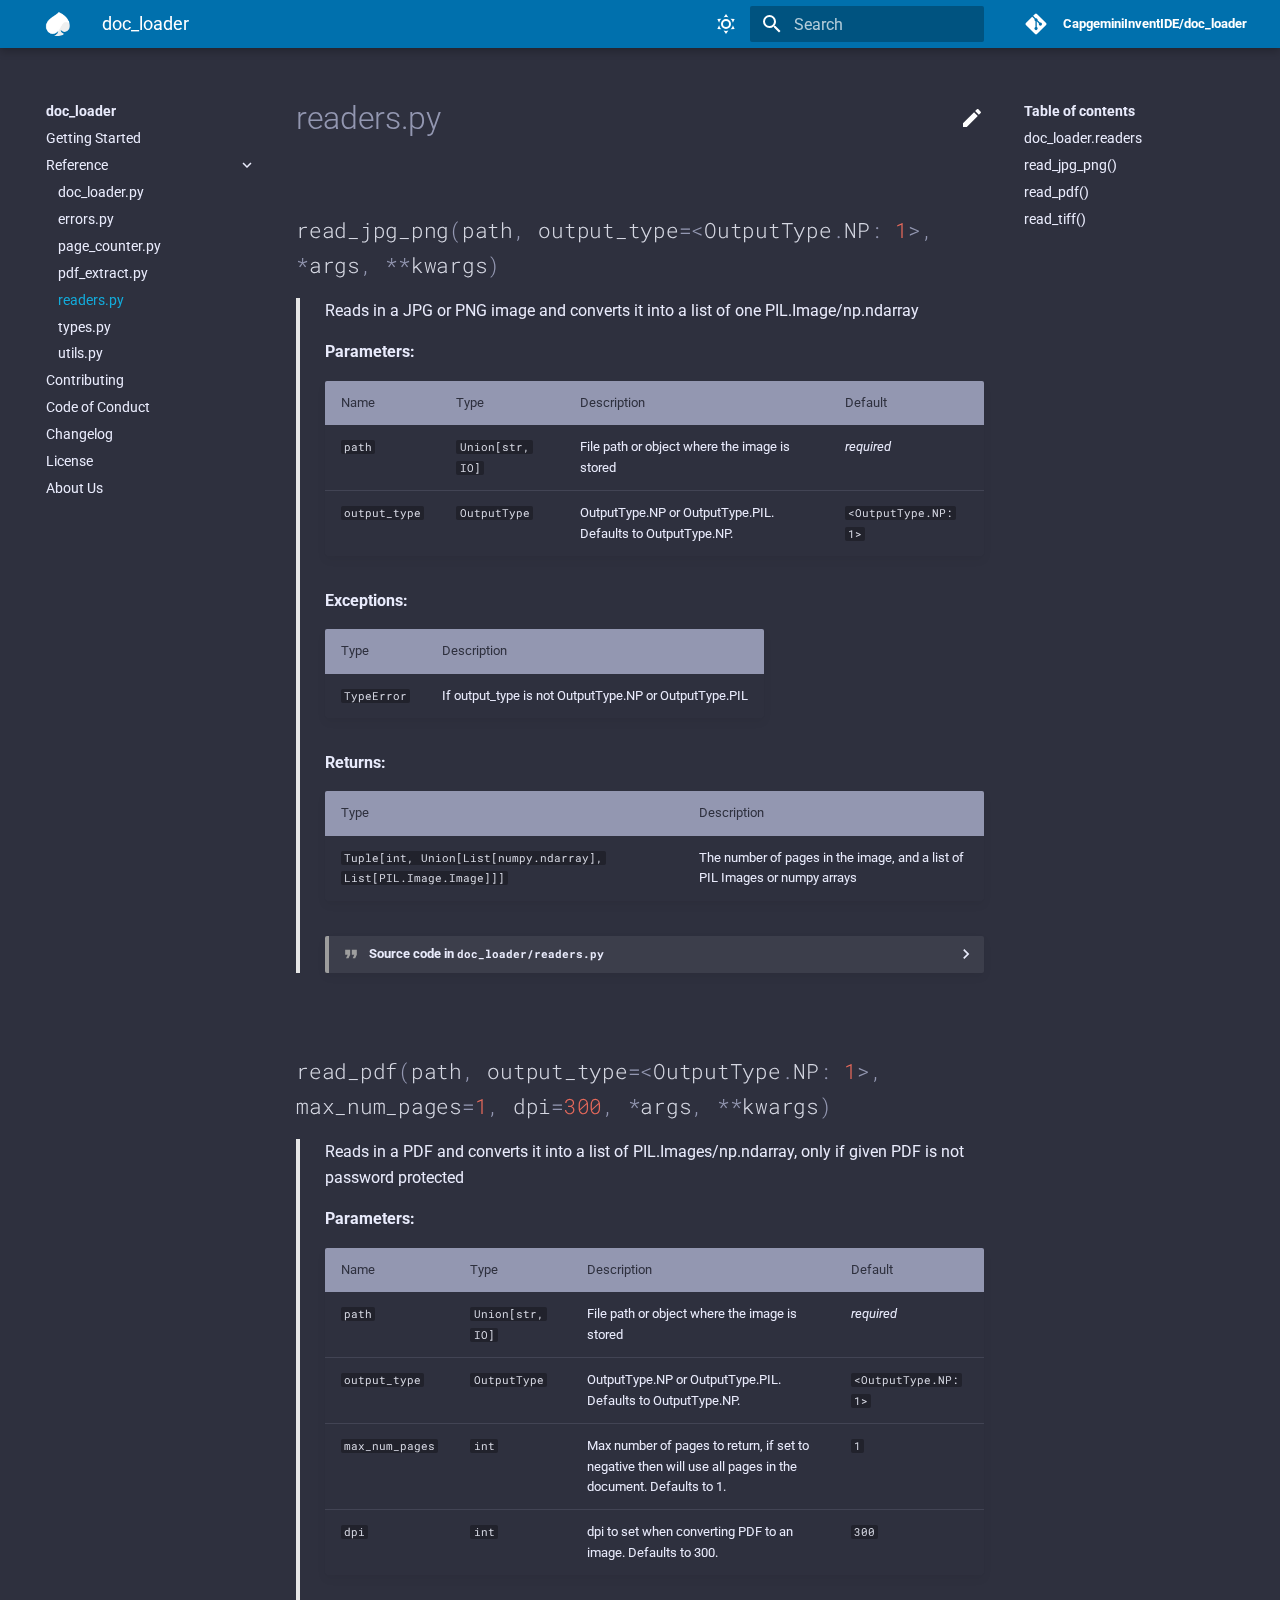
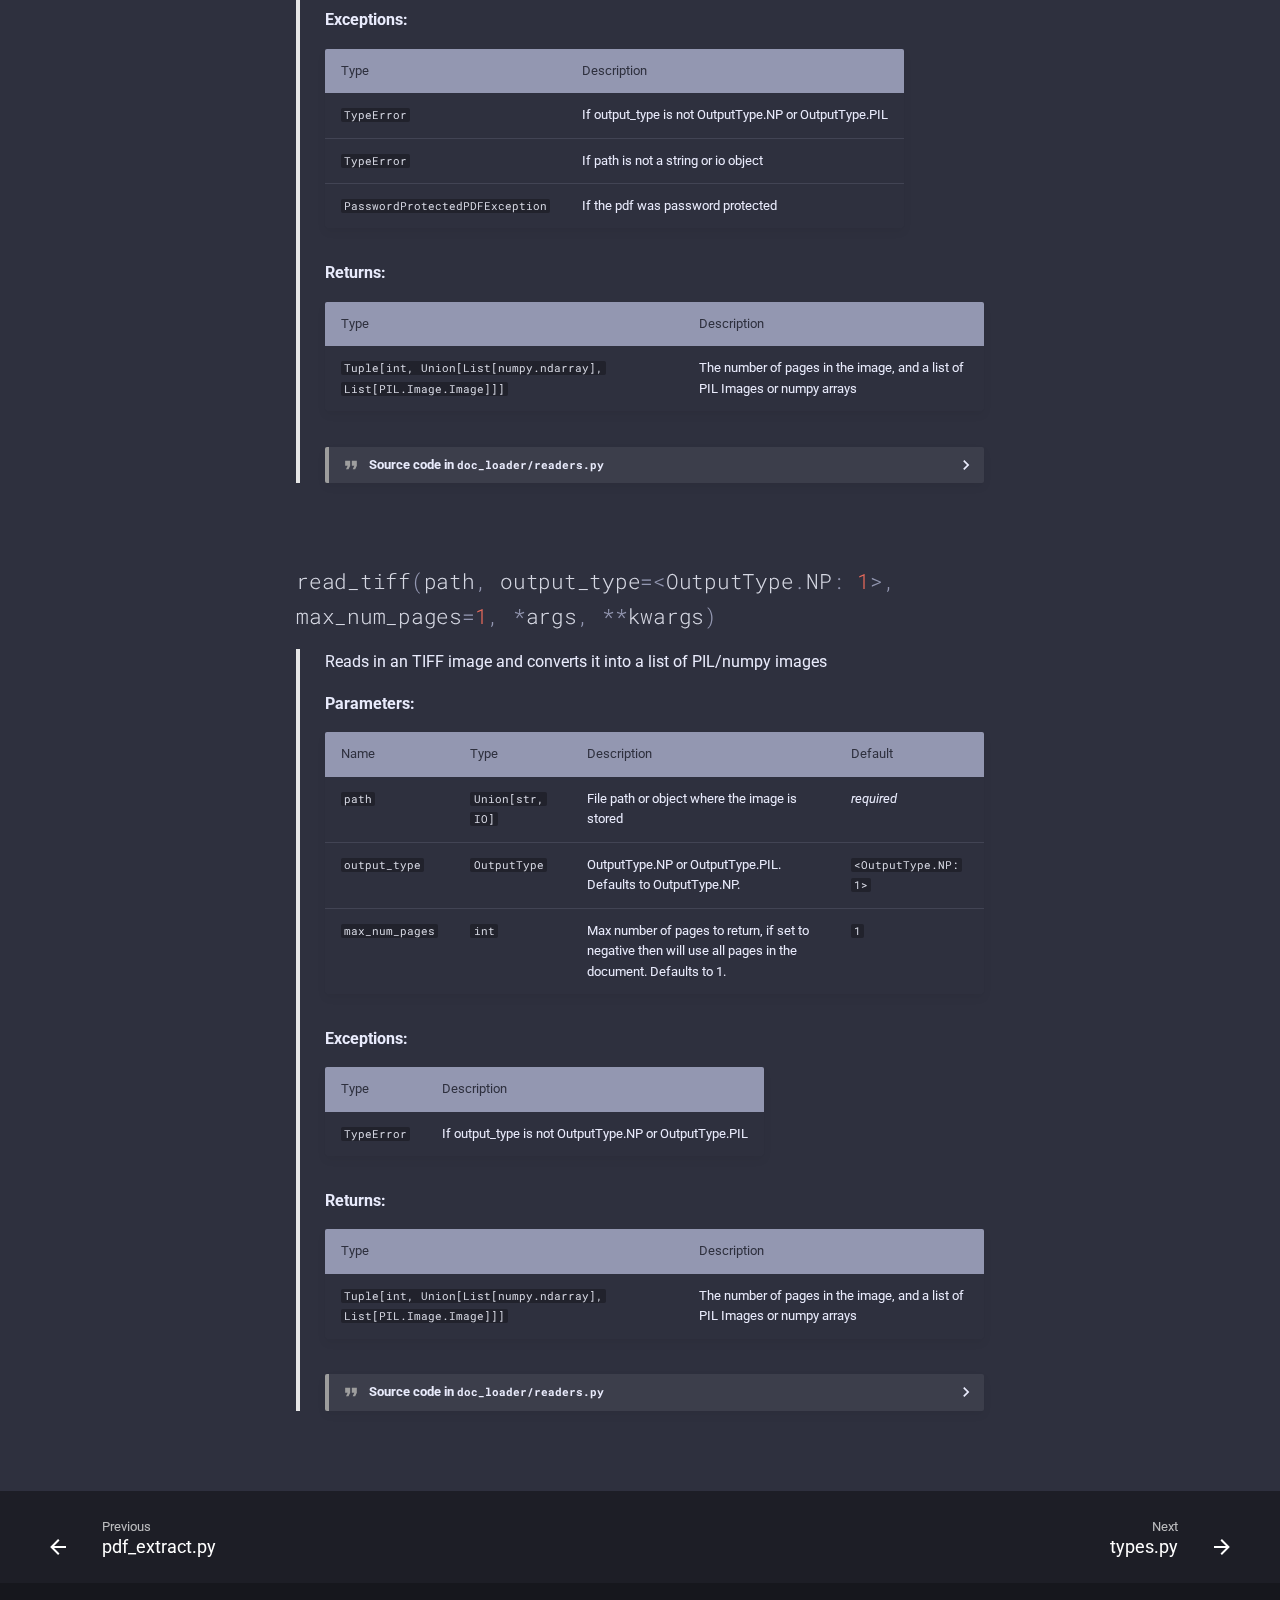
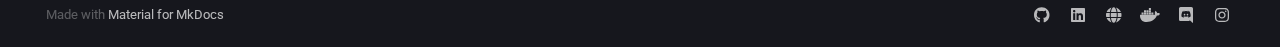
<file: reference/readers/index.html>
<!DOCTYPE html>

<html class="no-js" lang="en">
<head>
<meta charset="utf-8"/>
<meta content="width=device-width,initial-scale=1" name="viewport"/>
<meta content="Given werkzeug.FileStorage, fastapi.UploadFile or str file path as input it converts any image files(.pdf, .jpg, .png, .tiff) into list of PIL or numpy objects " name="description"/>
<link href="https://CapgeminiInventIDE.github.io/doc_loader/reference/readers/" rel="canonical"/>
<link href="../../assets/imgs/favicon.ico" rel="shortcut icon"/>
<meta content="mkdocs-1.1.2, mkdocs-material-5.5.12" name="generator"/>
<title>readers.py - doc_loader</title>
<link href="../../assets/stylesheets/main.4dd2dd8d.min.css" rel="stylesheet"/>
<link href="../../assets/stylesheets/palette.6a5ad368.min.css" rel="stylesheet"/>
<link crossorigin="" href="https://fonts.gstatic.com" rel="preconnect"/>
<link href="https://fonts.googleapis.com/css?family=Roboto:300,400,400i,700%7CRoboto+Mono&amp;display=fallback" rel="stylesheet"/>
<style>body,input{font-family:"Roboto",-apple-system,BlinkMacSystemFont,Helvetica,Arial,sans-serif}code,kbd,pre{font-family:"Roboto Mono",SFMono-Regular,Consolas,Menlo,monospace}</style>
<link href="../../assets/css/styles.css" rel="stylesheet"/>
</head>
<body data-md-color-accent="" data-md-color-primary="" data-md-color-scheme="youtube" dir="ltr">
<input autocomplete="off" class="md-toggle" data-md-toggle="drawer" id="__drawer" type="checkbox"/>
<input autocomplete="off" class="md-toggle" data-md-toggle="search" id="__search" type="checkbox"/>
<label class="md-overlay" for="__drawer"></label>
<div data-md-component="skip">
<a class="md-skip" href="#doc_loader.readers">
          Skip to content
        </a>
</div>
<div data-md-component="announce">
</div>
<header class="md-header" data-md-component="header">
<nav aria-label="Header" class="md-header-nav md-grid">
<a aria-label="doc_loader" class="md-header-nav__button md-logo" href="https://CapgeminiInventIDE.github.io/doc_loader" title="doc_loader">
<img alt="logo" src="../../assets/imgs/index.png"/>
</a>
<label class="md-header-nav__button md-icon" for="__drawer">
<svg viewbox="0 0 24 24" xmlns="http://www.w3.org/2000/svg"><path d="M3 6h18v2H3V6m0 5h18v2H3v-2m0 5h18v2H3v-2z"></path></svg>
</label>
<div class="md-header-nav__title" data-md-component="header-title">
<div class="md-header-nav__ellipsis">
<span class="md-header-nav__topic md-ellipsis">
                    doc_loader
                </span>
<span class="md-header-nav__topic md-ellipsis">
                    
                    readers.py
                    
                </span>
</div>
</div>
<div class="md-header-nav__options">
<button aria-label="Switch to light mode" class="md-header-nav__button md-icon" data-md-color-scheme="capgemini" data-md-state="visible" title="Switch to light mode">
<!-- <div class="md-source__icon md-icon"> -->
<svg viewbox="0 0 24 24" xmlns="http://www.w3.org/2000/svg"><path d="M12 7a5 5 0 015 5 5 5 0 01-5 5 5 5 0 01-5-5 5 5 0 015-5m0 2a3 3 0 00-3 3 3 3 0 003 3 3 3 0 003-3 3 3 0 00-3-3m0-7l2.39 3.42C13.65 5.15 12.84 5 12 5c-.84 0-1.65.15-2.39.42L12 2M3.34 7l4.16-.35A7.2 7.2 0 005.94 8.5c-.44.74-.69 1.5-.83 2.29L3.34 7m.02 10l1.76-3.77a7.131 7.131 0 002.38 4.14L3.36 17M20.65 7l-1.77 3.79a7.023 7.023 0 00-2.38-4.15l4.15.36m-.01 10l-4.14.36c.59-.51 1.12-1.14 1.54-1.86.42-.73.69-1.5.83-2.29L20.64 17M12 22l-2.41-3.44c.74.27 1.55.44 2.41.44.82 0 1.63-.17 2.37-.44L12 22z"></path></svg>
<!-- </div> -->
</button>
<button aria-label="Switch to dark mode" class="md-header-nav__button md-icon" data-md-color-scheme="slate" data-md-state="hidden" title="Switch to dark mode">
<svg viewbox="0 0 24 24" xmlns="http://www.w3.org/2000/svg"><path d="M17.75 4.09l-2.53 1.94.91 3.06-2.63-1.81-2.63 1.81.91-3.06-2.53-1.94L12.44 4l1.06-3 1.06 3 3.19.09m3.5 6.91l-1.64 1.25.59 1.98-1.7-1.17-1.7 1.17.59-1.98L15.75 11l2.06-.05L18.5 9l.69 1.95 2.06.05m-2.28 4.95c.83-.08 1.72 1.1 1.19 1.85-.32.45-.66.87-1.08 1.27C15.17 23 8.84 23 4.94 19.07c-3.91-3.9-3.91-10.24 0-14.14.4-.4.82-.76 1.27-1.08.75-.53 1.93.36 1.85 1.19-.27 2.86.69 5.83 2.89 8.02a9.96 9.96 0 008.02 2.89m-1.64 2.02a12.08 12.08 0 01-7.8-3.47c-2.17-2.19-3.33-5-3.49-7.82-2.81 3.14-2.7 7.96.31 10.98 3.02 3.01 7.84 3.12 10.98.31z"></path></svg>
</button>
</div>
<label class="md-header-nav__button md-icon" for="__search">
<svg viewbox="0 0 24 24" xmlns="http://www.w3.org/2000/svg"><path d="M9.5 3A6.5 6.5 0 0116 9.5c0 1.61-.59 3.09-1.56 4.23l.27.27h.79l5 5-1.5 1.5-5-5v-.79l-.27-.27A6.516 6.516 0 019.5 16 6.5 6.5 0 013 9.5 6.5 6.5 0 019.5 3m0 2C7 5 5 7 5 9.5S7 14 9.5 14 14 12 14 9.5 12 5 9.5 5z"></path></svg>
</label>
<div class="md-search" data-md-component="search" role="dialog">
<label class="md-search__overlay" for="__search"></label>
<div class="md-search__inner" role="search">
<form class="md-search__form" name="search">
<input aria-label="Search" autocapitalize="off" autocomplete="off" autocorrect="off" class="md-search__input" data-md-component="search-query" data-md-state="active" name="query" placeholder="Search" spellcheck="false" type="text"/>
<label class="md-search__icon md-icon" for="__search">
<svg viewbox="0 0 24 24" xmlns="http://www.w3.org/2000/svg"><path d="M9.5 3A6.5 6.5 0 0116 9.5c0 1.61-.59 3.09-1.56 4.23l.27.27h.79l5 5-1.5 1.5-5-5v-.79l-.27-.27A6.516 6.516 0 019.5 16 6.5 6.5 0 013 9.5 6.5 6.5 0 019.5 3m0 2C7 5 5 7 5 9.5S7 14 9.5 14 14 12 14 9.5 12 5 9.5 5z"></path></svg>
<svg viewbox="0 0 24 24" xmlns="http://www.w3.org/2000/svg"><path d="M20 11v2H8l5.5 5.5-1.42 1.42L4.16 12l7.92-7.92L13.5 5.5 8 11h12z"></path></svg>
</label>
<button aria-label="Clear" class="md-search__icon md-icon" data-md-component="search-reset" tabindex="-1" type="reset">
<svg viewbox="0 0 24 24" xmlns="http://www.w3.org/2000/svg"><path d="M19 6.41L17.59 5 12 10.59 6.41 5 5 6.41 10.59 12 5 17.59 6.41 19 12 13.41 17.59 19 19 17.59 13.41 12 19 6.41z"></path></svg>
</button>
</form>
<div class="md-search__output">
<div class="md-search__scrollwrap" data-md-scrollfix="">
<div class="md-search-result" data-md-component="search-result">
<div class="md-search-result__meta">
            Initializing search
          </div>
<ol class="md-search-result__list"></ol>
</div>
</div>
</div>
</div>
</div>
<div class="md-header-nav__source">
<a class="md-source" href="https://github.com/CapgeminiInventIDE/doc_loader/" title="Go to repository">
<div class="md-source__icon md-icon">
<svg viewbox="0 0 448 512" xmlns="http://www.w3.org/2000/svg"><path d="M439.55 236.05L244 40.45a28.87 28.87 0 00-40.81 0l-40.66 40.63 51.52 51.52c27.06-9.14 52.68 16.77 43.39 43.68l49.66 49.66c34.23-11.8 61.18 31 35.47 56.69-26.49 26.49-70.21-2.87-56-37.34L240.22 199v121.85c25.3 12.54 22.26 41.85 9.08 55a34.34 34.34 0 01-48.55 0c-17.57-17.6-11.07-46.91 11.25-56v-123c-20.8-8.51-24.6-30.74-18.64-45L142.57 101 8.45 235.14a28.86 28.86 0 000 40.81l195.61 195.6a28.86 28.86 0 0040.8 0l194.69-194.69a28.86 28.86 0 000-40.81z"></path></svg>
</div>
<div class="md-source__repository">
    CapgeminiInventIDE/doc_loader
  </div>
</a>
</div>
</nav>
</header>
<div class="md-container" data-md-component="container">
<main class="md-main" data-md-component="main">
<div class="md-main__inner md-grid">
<div class="md-sidebar md-sidebar--primary" data-md-component="navigation">
<div class="md-sidebar__scrollwrap">
<div class="md-sidebar__inner">
<nav aria-label="Navigation" class="md-nav md-nav--primary" data-md-level="0">
<label class="md-nav__title" for="__drawer">
<a aria-label="doc_loader" class="md-nav__button md-logo" href="https://CapgeminiInventIDE.github.io/doc_loader" title="doc_loader">
<img alt="logo" src="../../assets/imgs/index.png"/>
</a>
    doc_loader
  </label>
<div class="md-nav__source">
<a class="md-source" href="https://github.com/CapgeminiInventIDE/doc_loader/" title="Go to repository">
<div class="md-source__icon md-icon">
<svg viewbox="0 0 448 512" xmlns="http://www.w3.org/2000/svg"><path d="M439.55 236.05L244 40.45a28.87 28.87 0 00-40.81 0l-40.66 40.63 51.52 51.52c27.06-9.14 52.68 16.77 43.39 43.68l49.66 49.66c34.23-11.8 61.18 31 35.47 56.69-26.49 26.49-70.21-2.87-56-37.34L240.22 199v121.85c25.3 12.54 22.26 41.85 9.08 55a34.34 34.34 0 01-48.55 0c-17.57-17.6-11.07-46.91 11.25-56v-123c-20.8-8.51-24.6-30.74-18.64-45L142.57 101 8.45 235.14a28.86 28.86 0 000 40.81l195.61 195.6a28.86 28.86 0 0040.8 0l194.69-194.69a28.86 28.86 0 000-40.81z"></path></svg>
</div>
<div class="md-source__repository">
    CapgeminiInventIDE/doc_loader
  </div>
</a>
</div>
<ul class="md-nav__list" data-md-scrollfix="">
<li class="md-nav__item">
<a class="md-nav__link" href="../.." title="Getting Started">
      Getting Started
    </a>
</li>
<li class="md-nav__item md-nav__item--active md-nav__item--nested">
<input checked="" class="md-nav__toggle md-toggle" data-md-toggle="nav-2" id="nav-2" type="checkbox"/>
<label class="md-nav__link" for="nav-2">
      Reference
      <span class="md-nav__icon md-icon"></span>
</label>
<nav aria-label="Reference" class="md-nav" data-md-level="1">
<label class="md-nav__title" for="nav-2">
<span class="md-nav__icon md-icon"></span>
        Reference
      </label>
<ul class="md-nav__list" data-md-scrollfix="">
<li class="md-nav__item">
<a class="md-nav__link" href="../doc_loader/" title="doc_loader.py">
      doc_loader.py
    </a>
</li>
<li class="md-nav__item">
<a class="md-nav__link" href="../errors/" title="errors.py">
      errors.py
    </a>
</li>
<li class="md-nav__item">
<a class="md-nav__link" href="../page_counter/" title="page_counter.py">
      page_counter.py
    </a>
</li>
<li class="md-nav__item">
<a class="md-nav__link" href="../pdf_extract/" title="pdf_extract.py">
      pdf_extract.py
    </a>
</li>
<li class="md-nav__item md-nav__item--active">
<input class="md-nav__toggle md-toggle" data-md-toggle="toc" id="__toc" type="checkbox"/>
<label class="md-nav__link md-nav__link--active" for="__toc">
        readers.py
        <span class="md-nav__icon md-icon"></span>
</label>
<a class="md-nav__link md-nav__link--active" href="./" title="readers.py">
      readers.py
    </a>
<!--
Copyright (c) 2016-2020 Martin Donath <martin.donath@squidfunk.com>
    Permission is hereby granted, free of charge, to any person obtaining a copy
    of this software and associated documentation files (the "Software"), to
    deal in the Software without restriction, including without limitation the
    rights to use, copy, modify, merge, publish, distribute, sublicense, and/or
    sell copies of the Software, and to permit persons to whom the Software is
    furnished to do so, subject to the following conditions:
    The above copyright notice and this permission notice shall be included in
    all copies or substantial portions of the Software.
    THE SOFTWARE IS PROVIDED "AS IS", WITHOUT WARRANTY OF ANY KIND, EXPRESS OR
    IMPLIED, INCLUDING BUT NOT LIMITED TO THE WARRANTIES OF MERCHANTABILITY,
    FITNESS FOR A PARTICULAR PURPOSE AND NON-INFRINGEMENT. IN NO EVENT SHALL THE
    AUTHORS OR COPYRIGHT HOLDERS BE LIABLE FOR ANY CLAIM, DAMAGES OR OTHER
    LIABILITY, WHETHER IN AN ACTION OF CONTRACT, TORT OR OTHERWISE, ARISING
    FROM, OUT OF OR IN CONNECTION WITH THE SOFTWARE OR THE USE OR OTHER DEALINGS
    IN THE SOFTWARE.
    -->
<!-- Table of contents -->
<nav aria-label="Table of contents" class="md-nav md-nav--secondary">
<!--
    Hack: check whether the content contains a h1 headline. If it does, the
    top-level anchor must be skipped, since it would be redundant to the link
    to the current page that is located just above the anchor. Therefore we
    directly continue with the children of the anchor.
  -->
<!-- Render item list -->
<label class="md-nav__title" for="__toc">
<span class="md-nav__icon md-icon"></span>
        Table of contents
    </label>
<ul class="md-nav__list" data-md-scrollfix="">
<li class="md-nav__item">
<a class="md-nav__link" href="#doc_loader.readers">
    doc_loader.readers
  </a>
</li>
<li class="md-nav__item">
<a class="md-nav__link" href="#doc_loader.readers.read_jpg_png">
    read_jpg_png()
  </a>
</li>
<li class="md-nav__item">
<a class="md-nav__link" href="#doc_loader.readers.read_pdf">
    read_pdf()
  </a>
</li>
<li class="md-nav__item">
<a class="md-nav__link" href="#doc_loader.readers.read_tiff">
    read_tiff()
  </a>
</li>
</ul>
</nav>
</li>
<li class="md-nav__item">
<a class="md-nav__link" href="../types/" title="types.py">
      types.py
    </a>
</li>
<li class="md-nav__item">
<a class="md-nav__link" href="../utils/" title="utils.py">
      utils.py
    </a>
</li>
</ul>
</nav>
</li>
<li class="md-nav__item">
<a class="md-nav__link" href="../../contributing/" title="Contributing">
      Contributing
    </a>
</li>
<li class="md-nav__item">
<a class="md-nav__link" href="../../code_of_conduct/" title="Code of Conduct">
      Code of Conduct
    </a>
</li>
<li class="md-nav__item">
<a class="md-nav__link" href="../../changelog/" title="Changelog">
      Changelog
    </a>
</li>
<li class="md-nav__item">
<a class="md-nav__link" href="../../license/" title="License">
      License
    </a>
</li>
<li class="md-nav__item">
<a class="md-nav__link" href="../../about_us/" title="About Us">
      About Us
    </a>
</li>
</ul>
</nav>
</div>
</div>
</div>
<div class="md-sidebar md-sidebar--secondary" data-md-component="toc">
<div class="md-sidebar__scrollwrap">
<div class="md-sidebar__inner">
<!--
Copyright (c) 2016-2020 Martin Donath <martin.donath@squidfunk.com>
    Permission is hereby granted, free of charge, to any person obtaining a copy
    of this software and associated documentation files (the "Software"), to
    deal in the Software without restriction, including without limitation the
    rights to use, copy, modify, merge, publish, distribute, sublicense, and/or
    sell copies of the Software, and to permit persons to whom the Software is
    furnished to do so, subject to the following conditions:
    The above copyright notice and this permission notice shall be included in
    all copies or substantial portions of the Software.
    THE SOFTWARE IS PROVIDED "AS IS", WITHOUT WARRANTY OF ANY KIND, EXPRESS OR
    IMPLIED, INCLUDING BUT NOT LIMITED TO THE WARRANTIES OF MERCHANTABILITY,
    FITNESS FOR A PARTICULAR PURPOSE AND NON-INFRINGEMENT. IN NO EVENT SHALL THE
    AUTHORS OR COPYRIGHT HOLDERS BE LIABLE FOR ANY CLAIM, DAMAGES OR OTHER
    LIABILITY, WHETHER IN AN ACTION OF CONTRACT, TORT OR OTHERWISE, ARISING
    FROM, OUT OF OR IN CONNECTION WITH THE SOFTWARE OR THE USE OR OTHER DEALINGS
    IN THE SOFTWARE.
    -->
<!-- Table of contents -->
<nav aria-label="Table of contents" class="md-nav md-nav--secondary">
<!--
    Hack: check whether the content contains a h1 headline. If it does, the
    top-level anchor must be skipped, since it would be redundant to the link
    to the current page that is located just above the anchor. Therefore we
    directly continue with the children of the anchor.
  -->
<!-- Render item list -->
<label class="md-nav__title" for="__toc">
<span class="md-nav__icon md-icon"></span>
        Table of contents
    </label>
<ul class="md-nav__list" data-md-scrollfix="">
<li class="md-nav__item">
<a class="md-nav__link" href="#doc_loader.readers">
    doc_loader.readers
  </a>
</li>
<li class="md-nav__item">
<a class="md-nav__link" href="#doc_loader.readers.read_jpg_png">
    read_jpg_png()
  </a>
</li>
<li class="md-nav__item">
<a class="md-nav__link" href="#doc_loader.readers.read_pdf">
    read_pdf()
  </a>
</li>
<li class="md-nav__item">
<a class="md-nav__link" href="#doc_loader.readers.read_tiff">
    read_tiff()
  </a>
</li>
</ul>
</nav>
</div>
</div>
</div>
<div class="md-content">
<article class="md-content__inner md-typeset">
<a class="md-content__button md-icon" href="https://github.com/CapgeminiInventIDE/doc_loader/edit/master/docs/reference/readers.md" title="Edit this page">
<svg viewbox="0 0 24 24" xmlns="http://www.w3.org/2000/svg"><path d="M20.71 7.04c.39-.39.39-1.04 0-1.41l-2.34-2.34c-.37-.39-1.02-.39-1.41 0l-1.84 1.83 3.75 3.75M3 17.25V21h3.75L17.81 9.93l-3.75-3.75L3 17.25z"></path></svg>
</a>
<h1>readers.py</h1>
<div class="doc doc-object doc-module">
<h2 class="hidden-toc" href="#doc_loader.readers" id="doc_loader.readers" style="visibility: hidden; width: 0; height: 0;">
<a class="headerlink" href="#doc_loader.readers" title="Permanent link">¤</a></h2>
<div class="doc doc-contents first">
<div class="doc doc-children">
<div class="doc doc-object doc-function">
<h2 class="doc doc-heading" id="doc_loader.readers.read_jpg_png">
<code class="highlight language-python">
read_jpg_png<span class="p">(</span><span class="n">path</span><span class="p">,</span> <span class="n">output_type</span><span class="o">=&lt;</span><span class="n">OutputType</span><span class="o">.</span><span class="n">NP</span><span class="p">:</span> <span class="mi">1</span><span class="o">&gt;</span><span class="p">,</span> <span class="o">*</span><span class="n">args</span><span class="p">,</span> <span class="o">**</span><span class="n">kwargs</span><span class="p">)</span> </code>
<a class="headerlink" href="#doc_loader.readers.read_jpg_png" title="Permanent link">¤</a></h2>
<div class="doc doc-contents">
<p>Reads in a JPG or PNG image and converts it into a list of one PIL.Image/np.ndarray</p>
<p><strong>Parameters:</strong></p>
<table>
<thead>
<tr>
<th>Name</th>
<th>Type</th>
<th>Description</th>
<th>Default</th>
</tr>
</thead>
<tbody>
<tr>
<td><code>path</code></td>
<td><code>Union[str, IO]</code></td>
<td>
<p>File path or object where the image is stored</p>
</td>
<td><em>required</em></td>
</tr>
<tr>
<td><code>output_type</code></td>
<td><code>OutputType</code></td>
<td>
<p>OutputType.NP or OutputType.PIL. Defaults to OutputType.NP.</p>
</td>
<td><code>&lt;OutputType.NP: 1&gt;</code></td>
</tr>
</tbody>
</table>
<p><strong>Exceptions:</strong></p>
<table>
<thead>
<tr>
<th>Type</th>
<th>Description</th>
</tr>
</thead>
<tbody>
<tr>
<td><code>TypeError</code></td>
<td>
<p>If output_type is not OutputType.NP or OutputType.PIL</p>
</td>
</tr>
</tbody>
</table>
<p><strong>Returns:</strong></p>
<table>
<thead>
<tr>
<th>Type</th>
<th>Description</th>
</tr>
</thead>
<tbody>
<tr>
<td><code>Tuple[int, Union[List[numpy.ndarray], List[PIL.Image.Image]]]</code></td>
<td>
<p>The number of pages in the image, and a list of PIL Images or numpy arrays</p>
</td>
</tr>
</tbody>
</table>
<details class="quote">
<summary>Source code in <code>doc_loader/readers.py</code></summary>
<div class="highlight">
<pre><span></span><code><span class="k">def</span> <span class="nf">read_jpg_png</span><span class="p">(</span>
    <span class="n">path</span><span class="p">:</span> <span class="n">Union</span><span class="p">[</span><span class="nb">str</span><span class="p">,</span> <span class="n">IO</span><span class="p">],</span> <span class="n">output_type</span><span class="p">:</span> <span class="n">OutputType</span> <span class="o">=</span> <span class="n">OutputType</span><span class="o">.</span><span class="n">NP</span><span class="p">,</span> <span class="o">*</span><span class="n">args</span><span class="p">,</span> <span class="o">**</span><span class="n">kwargs</span>
<span class="p">)</span> <span class="o">-&gt;</span> <span class="n">Tuple</span><span class="p">[</span><span class="nb">int</span><span class="p">,</span> <span class="n">Union</span><span class="p">[</span><span class="n">List</span><span class="p">[</span><span class="n">np</span><span class="o">.</span><span class="n">ndarray</span><span class="p">],</span> <span class="n">List</span><span class="p">[</span><span class="n">Image</span><span class="o">.</span><span class="n">Image</span><span class="p">]]]:</span>
    <span class="sd">"""Reads in a JPG or PNG image and converts it into a list of one PIL.Image/np.ndarray</span>

<span class="sd">    Args:</span>
<span class="sd">        path (Union[str, IO]): File path or object where the image is stored</span>
<span class="sd">        output_type (OutputType, optional): OutputType.NP or OutputType.PIL. Defaults to OutputType.NP.</span>

<span class="sd">    Raises:</span>
<span class="sd">        TypeError: If output_type is not OutputType.NP or OutputType.PIL</span>

<span class="sd">    Returns:</span>
<span class="sd">        The number of pages in the image, and a list of PIL Images or numpy arrays</span>
<span class="sd">    """</span>
    <span class="k">if</span> <span class="nb">hasattr</span><span class="p">(</span><span class="n">path</span><span class="p">,</span> <span class="s2">"file"</span><span class="p">):</span>  <span class="c1"># Added for starlette.Uploadfile</span>
        <span class="n">path</span> <span class="o">=</span> <span class="n">path</span><span class="o">.</span><span class="n">file</span>

    <span class="n">logger</span><span class="o">.</span><span class="n">info</span><span class="p">(</span><span class="sa">f</span><span class="s2">"Loading image as a single jpg/png image"</span><span class="p">)</span>
    <span class="k">if</span> <span class="n">output_type</span> <span class="o">==</span> <span class="n">OutputType</span><span class="o">.</span><span class="n">NP</span><span class="p">:</span>
        <span class="k">return</span> <span class="mi">1</span><span class="p">,</span> <span class="p">[</span><span class="n">pil_to_numpy</span><span class="p">(</span><span class="n">apply_exif_orientation</span><span class="p">(</span><span class="n">Image</span><span class="o">.</span><span class="n">open</span><span class="p">(</span><span class="n">path</span><span class="p">)</span><span class="o">.</span><span class="n">convert</span><span class="p">(</span><span class="s2">"RGB"</span><span class="p">)))]</span>
    <span class="k">elif</span> <span class="n">output_type</span> <span class="o">==</span> <span class="n">OutputType</span><span class="o">.</span><span class="n">PIL</span><span class="p">:</span>
        <span class="k">return</span> <span class="mi">1</span><span class="p">,</span> <span class="p">[</span><span class="n">apply_exif_orientation</span><span class="p">(</span><span class="n">Image</span><span class="o">.</span><span class="n">open</span><span class="p">(</span><span class="n">path</span><span class="p">)</span><span class="o">.</span><span class="n">convert</span><span class="p">(</span><span class="s2">"RGB"</span><span class="p">))]</span>
    <span class="k">else</span><span class="p">:</span>
        <span class="k">raise</span> <span class="ne">TypeError</span><span class="p">(</span><span class="s2">"output_type must be one of 'np' or 'pil'"</span><span class="p">)</span>
</code></pre>
</div>
</details>
</div>
</div>
<div class="doc doc-object doc-function">
<h2 class="doc doc-heading" id="doc_loader.readers.read_pdf">
<code class="highlight language-python">
read_pdf<span class="p">(</span><span class="n">path</span><span class="p">,</span> <span class="n">output_type</span><span class="o">=&lt;</span><span class="n">OutputType</span><span class="o">.</span><span class="n">NP</span><span class="p">:</span> <span class="mi">1</span><span class="o">&gt;</span><span class="p">,</span> <span class="n">max_num_pages</span><span class="o">=</span><span class="mi">1</span><span class="p">,</span> <span class="n">dpi</span><span class="o">=</span><span class="mi">300</span><span class="p">,</span> <span class="o">*</span><span class="n">args</span><span class="p">,</span> <span class="o">**</span><span class="n">kwargs</span><span class="p">)</span> </code>
<a class="headerlink" href="#doc_loader.readers.read_pdf" title="Permanent link">¤</a></h2>
<div class="doc doc-contents">
<p>Reads in a PDF and converts it into a list of PIL.Images/np.ndarray, only if given PDF is not password protected</p>
<p><strong>Parameters:</strong></p>
<table>
<thead>
<tr>
<th>Name</th>
<th>Type</th>
<th>Description</th>
<th>Default</th>
</tr>
</thead>
<tbody>
<tr>
<td><code>path</code></td>
<td><code>Union[str, IO]</code></td>
<td>
<p>File path or object where the image is stored</p>
</td>
<td><em>required</em></td>
</tr>
<tr>
<td><code>output_type</code></td>
<td><code>OutputType</code></td>
<td>
<p>OutputType.NP or OutputType.PIL. Defaults to OutputType.NP.</p>
</td>
<td><code>&lt;OutputType.NP: 1&gt;</code></td>
</tr>
<tr>
<td><code>max_num_pages</code></td>
<td><code>int</code></td>
<td>
<p>Max number of pages to return, if set to negative then will use all pages in the document. Defaults to 1.</p>
</td>
<td><code>1</code></td>
</tr>
<tr>
<td><code>dpi</code></td>
<td><code>int</code></td>
<td>
<p>dpi to set when converting PDF to an image. Defaults to 300.</p>
</td>
<td><code>300</code></td>
</tr>
</tbody>
</table>
<p><strong>Exceptions:</strong></p>
<table>
<thead>
<tr>
<th>Type</th>
<th>Description</th>
</tr>
</thead>
<tbody>
<tr>
<td><code>TypeError</code></td>
<td>
<p>If output_type is not OutputType.NP or OutputType.PIL</p>
</td>
</tr>
<tr>
<td><code>TypeError</code></td>
<td>
<p>If path is not a string or io object</p>
</td>
</tr>
<tr>
<td><code>PasswordProtectedPDFException</code></td>
<td>
<p>If the pdf was password protected</p>
</td>
</tr>
</tbody>
</table>
<p><strong>Returns:</strong></p>
<table>
<thead>
<tr>
<th>Type</th>
<th>Description</th>
</tr>
</thead>
<tbody>
<tr>
<td><code>Tuple[int, Union[List[numpy.ndarray], List[PIL.Image.Image]]]</code></td>
<td>
<p>The number of pages in the image, and a list of PIL Images or numpy arrays</p>
</td>
</tr>
</tbody>
</table>
<details class="quote">
<summary>Source code in <code>doc_loader/readers.py</code></summary>
<div class="highlight">
<pre><span></span><code><span class="k">def</span> <span class="nf">read_pdf</span><span class="p">(</span>
    <span class="n">path</span><span class="p">:</span> <span class="n">Union</span><span class="p">[</span><span class="nb">str</span><span class="p">,</span> <span class="n">IO</span><span class="p">],</span>
    <span class="n">output_type</span><span class="p">:</span> <span class="n">OutputType</span> <span class="o">=</span> <span class="n">OutputType</span><span class="o">.</span><span class="n">NP</span><span class="p">,</span>
    <span class="n">max_num_pages</span><span class="p">:</span> <span class="nb">int</span> <span class="o">=</span> <span class="mi">1</span><span class="p">,</span>
    <span class="n">dpi</span><span class="p">:</span> <span class="nb">int</span> <span class="o">=</span> <span class="mi">300</span><span class="p">,</span>
    <span class="o">*</span><span class="n">args</span><span class="p">,</span>
    <span class="o">**</span><span class="n">kwargs</span><span class="p">,</span>
<span class="p">)</span> <span class="o">-&gt;</span> <span class="n">Tuple</span><span class="p">[</span><span class="nb">int</span><span class="p">,</span> <span class="n">Union</span><span class="p">[</span><span class="n">List</span><span class="p">[</span><span class="n">np</span><span class="o">.</span><span class="n">ndarray</span><span class="p">],</span> <span class="n">List</span><span class="p">[</span><span class="n">Image</span><span class="o">.</span><span class="n">Image</span><span class="p">]]]:</span>
    <span class="sd">"""Reads in a PDF and converts it into a list of PIL.Images/np.ndarray, only if given PDF is not password protected</span>

<span class="sd">    Args:</span>
<span class="sd">        path (Union[str, IO]): File path or object where the image is stored</span>
<span class="sd">        output_type (OutputType, optional): OutputType.NP or OutputType.PIL. Defaults to OutputType.NP.</span>
<span class="sd">        max_num_pages (int, optional):  Max number of pages to return, if set to negative then will use all pages in the document. Defaults to 1.</span>
<span class="sd">        dpi (int, optional): dpi to set when converting PDF to an image. Defaults to 300.</span>

<span class="sd">    Raises:</span>
<span class="sd">        TypeError: If output_type is not OutputType.NP or OutputType.PIL</span>
<span class="sd">        TypeError: If path is not a string or io object</span>
<span class="sd">        PasswordProtectedPDFException: If the pdf was password protected</span>

<span class="sd">    Returns:</span>
<span class="sd">        The number of pages in the image, and a list of PIL Images or numpy arrays</span>
<span class="sd">    """</span>
    <span class="k">if</span> <span class="nb">hasattr</span><span class="p">(</span><span class="n">path</span><span class="p">,</span> <span class="s2">"file"</span><span class="p">):</span>
        <span class="n">path</span> <span class="o">=</span> <span class="n">path</span><span class="o">.</span><span class="n">file</span>

    <span class="n">page_count</span> <span class="o">=</span> <span class="n">pdf_page_count</span><span class="p">(</span><span class="n">path</span><span class="p">)</span>

    <span class="k">if</span> <span class="n">max_num_pages</span> <span class="o">&lt;</span> <span class="mi">0</span><span class="p">:</span>
        <span class="n">max_num_pages</span> <span class="o">=</span> <span class="n">page_count</span>

    <span class="n">logger</span><span class="o">.</span><span class="n">info</span><span class="p">(</span><span class="sa">f</span><span class="s2">"Loading image as a multi page pdf with </span><span class="si">{</span><span class="n">max_num_pages</span><span class="si">}</span><span class="s2"> max pages"</span><span class="p">)</span>

    <span class="k">try</span><span class="p">:</span>
        <span class="k">if</span> <span class="nb">isinstance</span><span class="p">(</span><span class="n">path</span><span class="p">,</span> <span class="nb">str</span><span class="p">)</span> <span class="ow">or</span> <span class="nb">isinstance</span><span class="p">(</span><span class="n">path</span><span class="p">,</span> <span class="n">pathlib</span><span class="o">.</span><span class="n">Path</span><span class="p">):</span>
            <span class="k">if</span> <span class="n">output_type</span> <span class="o">==</span> <span class="n">OutputType</span><span class="o">.</span><span class="n">NP</span><span class="p">:</span>
                <span class="n">imgs</span> <span class="o">=</span> <span class="p">[</span>
                    <span class="n">pil_to_numpy</span><span class="p">(</span><span class="n">im</span><span class="o">.</span><span class="n">convert</span><span class="p">(</span><span class="s2">"RGB"</span><span class="p">))</span> <span class="k">for</span> <span class="n">im</span> <span class="ow">in</span> <span class="n">convert_from_path</span><span class="p">(</span><span class="n">path</span><span class="p">,</span> <span class="n">last_page</span><span class="o">=</span><span class="n">max_num_pages</span><span class="p">,</span> <span class="n">dpi</span><span class="o">=</span><span class="n">dpi</span><span class="p">)</span>
                <span class="p">]</span>
            <span class="k">elif</span> <span class="n">output_type</span> <span class="o">==</span> <span class="n">OutputType</span><span class="o">.</span><span class="n">PIL</span><span class="p">:</span>
                <span class="n">imgs</span> <span class="o">=</span> <span class="p">[</span><span class="n">im</span><span class="o">.</span><span class="n">convert</span><span class="p">(</span><span class="s2">"RGB"</span><span class="p">)</span> <span class="k">for</span> <span class="n">im</span> <span class="ow">in</span> <span class="n">convert_from_path</span><span class="p">(</span><span class="n">path</span><span class="p">,</span> <span class="n">last_page</span><span class="o">=</span><span class="n">max_num_pages</span><span class="p">,</span> <span class="n">dpi</span><span class="o">=</span><span class="n">dpi</span><span class="p">)]</span>
            <span class="k">else</span><span class="p">:</span>
                <span class="k">raise</span> <span class="ne">TypeError</span><span class="p">(</span><span class="s2">"output_type must be one of 'np' or 'pil'"</span><span class="p">)</span>

        <span class="k">elif</span> <span class="nb">hasattr</span><span class="p">(</span><span class="n">path</span><span class="p">,</span> <span class="s2">"read"</span><span class="p">):</span>
            <span class="n">path</span><span class="o">.</span><span class="n">seek</span><span class="p">(</span><span class="mi">0</span><span class="p">)</span>
            <span class="k">if</span> <span class="n">output_type</span> <span class="o">==</span> <span class="n">OutputType</span><span class="o">.</span><span class="n">NP</span><span class="p">:</span>
                <span class="n">imgs</span> <span class="o">=</span> <span class="p">[</span>
                    <span class="n">pil_to_numpy</span><span class="p">(</span><span class="n">im</span><span class="o">.</span><span class="n">convert</span><span class="p">(</span><span class="s2">"RGB"</span><span class="p">))</span>
                    <span class="k">for</span> <span class="n">im</span> <span class="ow">in</span> <span class="n">convert_from_bytes</span><span class="p">(</span><span class="n">path</span><span class="o">.</span><span class="n">read</span><span class="p">(),</span> <span class="n">last_page</span><span class="o">=</span><span class="n">max_num_pages</span><span class="p">,</span> <span class="n">dpi</span><span class="o">=</span><span class="n">dpi</span><span class="p">)</span>
                <span class="p">]</span>
            <span class="k">elif</span> <span class="n">output_type</span> <span class="o">==</span> <span class="n">OutputType</span><span class="o">.</span><span class="n">PIL</span><span class="p">:</span>
                <span class="n">imgs</span> <span class="o">=</span> <span class="p">[</span><span class="n">im</span><span class="o">.</span><span class="n">convert</span><span class="p">(</span><span class="s2">"RGB"</span><span class="p">)</span> <span class="k">for</span> <span class="n">im</span> <span class="ow">in</span> <span class="n">convert_from_bytes</span><span class="p">(</span><span class="n">path</span><span class="o">.</span><span class="n">read</span><span class="p">(),</span> <span class="n">last_page</span><span class="o">=</span><span class="n">max_num_pages</span><span class="p">,</span> <span class="n">dpi</span><span class="o">=</span><span class="n">dpi</span><span class="p">)]</span>
            <span class="k">else</span><span class="p">:</span>
                <span class="k">raise</span> <span class="ne">TypeError</span><span class="p">(</span><span class="s2">"output_type must be one of 'np' or 'pil'"</span><span class="p">)</span>
        <span class="k">else</span><span class="p">:</span>
            <span class="k">raise</span> <span class="ne">TypeError</span><span class="p">(</span><span class="s2">"path must be string or io object"</span><span class="p">)</span>
    <span class="k">except</span> <span class="ne">Exception</span> <span class="k">as</span> <span class="n">e</span><span class="p">:</span>
        <span class="k">if</span> <span class="s2">"Incorrect password"</span> <span class="ow">in</span> <span class="nb">str</span><span class="p">(</span><span class="n">e</span><span class="p">):</span>
            <span class="k">raise</span> <span class="n">PasswordProtectedPDFException</span><span class="p">(</span><span class="sa">f</span><span class="s2">"Password protected PDF file path detected, PDF file path = </span><span class="si">{</span><span class="n">path</span><span class="si">}</span><span class="s2">"</span><span class="p">)</span>
        <span class="k">raise</span>

    <span class="k">return</span> <span class="n">page_count</span><span class="p">,</span> <span class="n">imgs</span>
</code></pre>
</div>
</details>
</div>
</div>
<div class="doc doc-object doc-function">
<h2 class="doc doc-heading" id="doc_loader.readers.read_tiff">
<code class="highlight language-python">
read_tiff<span class="p">(</span><span class="n">path</span><span class="p">,</span> <span class="n">output_type</span><span class="o">=&lt;</span><span class="n">OutputType</span><span class="o">.</span><span class="n">NP</span><span class="p">:</span> <span class="mi">1</span><span class="o">&gt;</span><span class="p">,</span> <span class="n">max_num_pages</span><span class="o">=</span><span class="mi">1</span><span class="p">,</span> <span class="o">*</span><span class="n">args</span><span class="p">,</span> <span class="o">**</span><span class="n">kwargs</span><span class="p">)</span> </code>
<a class="headerlink" href="#doc_loader.readers.read_tiff" title="Permanent link">¤</a></h2>
<div class="doc doc-contents">
<p>Reads in an TIFF image and converts it into a list of PIL/numpy images</p>
<p><strong>Parameters:</strong></p>
<table>
<thead>
<tr>
<th>Name</th>
<th>Type</th>
<th>Description</th>
<th>Default</th>
</tr>
</thead>
<tbody>
<tr>
<td><code>path</code></td>
<td><code>Union[str, IO]</code></td>
<td>
<p>File path or object where the image is stored</p>
</td>
<td><em>required</em></td>
</tr>
<tr>
<td><code>output_type</code></td>
<td><code>OutputType</code></td>
<td>
<p>OutputType.NP or OutputType.PIL. Defaults to OutputType.NP.</p>
</td>
<td><code>&lt;OutputType.NP: 1&gt;</code></td>
</tr>
<tr>
<td><code>max_num_pages</code></td>
<td><code>int</code></td>
<td>
<p>Max number of pages to return, if set to negative then will use all pages in the document. Defaults to 1. </p>
</td>
<td><code>1</code></td>
</tr>
</tbody>
</table>
<p><strong>Exceptions:</strong></p>
<table>
<thead>
<tr>
<th>Type</th>
<th>Description</th>
</tr>
</thead>
<tbody>
<tr>
<td><code>TypeError</code></td>
<td>
<p>If output_type is not OutputType.NP or OutputType.PIL</p>
</td>
</tr>
</tbody>
</table>
<p><strong>Returns:</strong></p>
<table>
<thead>
<tr>
<th>Type</th>
<th>Description</th>
</tr>
</thead>
<tbody>
<tr>
<td><code>Tuple[int, Union[List[numpy.ndarray], List[PIL.Image.Image]]]</code></td>
<td>
<p>The number of pages in the image, and a list of PIL Images or numpy arrays</p>
</td>
</tr>
</tbody>
</table>
<details class="quote">
<summary>Source code in <code>doc_loader/readers.py</code></summary>
<div class="highlight">
<pre><span></span><code><span class="k">def</span> <span class="nf">read_tiff</span><span class="p">(</span>
    <span class="n">path</span><span class="p">:</span> <span class="n">Union</span><span class="p">[</span><span class="nb">str</span><span class="p">,</span> <span class="n">IO</span><span class="p">],</span> <span class="n">output_type</span><span class="p">:</span> <span class="n">OutputType</span> <span class="o">=</span> <span class="n">OutputType</span><span class="o">.</span><span class="n">NP</span><span class="p">,</span> <span class="n">max_num_pages</span><span class="p">:</span> <span class="nb">int</span> <span class="o">=</span> <span class="mi">1</span><span class="p">,</span> <span class="o">*</span><span class="n">args</span><span class="p">,</span> <span class="o">**</span><span class="n">kwargs</span>
<span class="p">)</span> <span class="o">-&gt;</span> <span class="n">Tuple</span><span class="p">[</span><span class="nb">int</span><span class="p">,</span> <span class="n">Union</span><span class="p">[</span><span class="n">List</span><span class="p">[</span><span class="n">np</span><span class="o">.</span><span class="n">ndarray</span><span class="p">],</span> <span class="n">List</span><span class="p">[</span><span class="n">Image</span><span class="o">.</span><span class="n">Image</span><span class="p">]]]:</span>
    <span class="sd">"""Reads in an TIFF image and converts it into a list of PIL/numpy images</span>

<span class="sd">    Args:</span>
<span class="sd">        path (Union[str, IO]): File path or object where the image is stored</span>
<span class="sd">        output_type (OutputType, optional): OutputType.NP or OutputType.PIL. Defaults to OutputType.NP.</span>
<span class="sd">        max_num_pages (int, optional): Max number of pages to return, if set to negative then will use all pages in the document. Defaults to 1. </span>

<span class="sd">    Raises:</span>
<span class="sd">        TypeError: If output_type is not OutputType.NP or OutputType.PIL</span>

<span class="sd">    Returns:</span>
<span class="sd">        The number of pages in the image, and a list of PIL Images or numpy arrays</span>
<span class="sd">    """</span>
    <span class="k">if</span> <span class="nb">hasattr</span><span class="p">(</span><span class="n">path</span><span class="p">,</span> <span class="s2">"file"</span><span class="p">):</span>  <span class="c1"># Added for starlette.Uploadfile</span>
        <span class="n">path</span> <span class="o">=</span> <span class="n">path</span><span class="o">.</span><span class="n">file</span>

    <span class="n">img</span> <span class="o">=</span> <span class="n">Image</span><span class="o">.</span><span class="n">open</span><span class="p">(</span><span class="n">path</span><span class="p">)</span>
    <span class="k">if</span> <span class="n">max_num_pages</span> <span class="o">&lt;</span> <span class="mi">0</span><span class="p">:</span>
        <span class="n">max_num_pages</span> <span class="o">=</span> <span class="n">img</span><span class="o">.</span><span class="n">n_frames</span>

    <span class="n">n_frames</span> <span class="o">=</span> <span class="nb">max</span><span class="p">(</span><span class="mi">1</span><span class="p">,</span> <span class="nb">min</span><span class="p">(</span><span class="n">max_num_pages</span><span class="p">,</span> <span class="n">img</span><span class="o">.</span><span class="n">n_frames</span><span class="p">))</span>
    <span class="n">logger</span><span class="o">.</span><span class="n">info</span><span class="p">(</span><span class="sa">f</span><span class="s2">"Loading image as a multi page tiff with </span><span class="si">{</span><span class="n">n_frames</span><span class="si">}</span><span class="s2"> pages"</span><span class="p">)</span>
    <span class="n">images</span> <span class="o">=</span> <span class="p">[]</span>

    <span class="k">if</span> <span class="n">output_type</span> <span class="o">==</span> <span class="n">OutputType</span><span class="o">.</span><span class="n">NP</span><span class="p">:</span>
        <span class="k">for</span> <span class="n">i</span> <span class="ow">in</span> <span class="nb">range</span><span class="p">(</span><span class="n">n_frames</span><span class="p">):</span>
            <span class="n">img</span><span class="o">.</span><span class="n">seek</span><span class="p">(</span><span class="n">i</span><span class="p">)</span>
            <span class="n">images</span><span class="o">.</span><span class="n">append</span><span class="p">(</span><span class="n">pil_to_numpy</span><span class="p">(</span><span class="n">img</span><span class="o">.</span><span class="n">convert</span><span class="p">(</span><span class="s2">"RGB"</span><span class="p">)))</span>
    <span class="k">elif</span> <span class="n">output_type</span> <span class="o">==</span> <span class="n">OutputType</span><span class="o">.</span><span class="n">PIL</span><span class="p">:</span>
        <span class="k">for</span> <span class="n">i</span> <span class="ow">in</span> <span class="nb">range</span><span class="p">(</span><span class="n">n_frames</span><span class="p">):</span>
            <span class="n">img</span><span class="o">.</span><span class="n">seek</span><span class="p">(</span><span class="n">i</span><span class="p">)</span>
            <span class="n">images</span><span class="o">.</span><span class="n">append</span><span class="p">(</span><span class="n">img</span><span class="o">.</span><span class="n">convert</span><span class="p">(</span><span class="s2">"RGB"</span><span class="p">))</span>
    <span class="k">else</span><span class="p">:</span>
        <span class="k">raise</span> <span class="ne">TypeError</span><span class="p">(</span><span class="sa">f</span><span class="s2">"output_type must be one of 'np' or 'pil', </span><span class="si">{</span><span class="n">output_type</span><span class="si">}</span><span class="s2">"</span><span class="p">)</span>

    <span class="k">return</span> <span class="n">img</span><span class="o">.</span><span class="n">n_frames</span><span class="p">,</span> <span class="n">images</span>
</code></pre>
</div>
</details>
</div>
</div>
</div>
</div>
</div>
</article>
</div>
</div>
</main>
<footer class="md-footer">
<div class="md-footer-nav">
<nav aria-label="Footer" class="md-footer-nav__inner md-grid">
<a class="md-footer-nav__link md-footer-nav__link--prev" href="../pdf_extract/" rel="prev" title="pdf_extract.py">
<div class="md-footer-nav__button md-icon">
<svg viewbox="0 0 24 24" xmlns="http://www.w3.org/2000/svg"><path d="M20 11v2H8l5.5 5.5-1.42 1.42L4.16 12l7.92-7.92L13.5 5.5 8 11h12z"></path></svg>
</div>
<div class="md-footer-nav__title">
<div class="md-ellipsis">
<span class="md-footer-nav__direction">
                  Previous
                </span>
                pdf_extract.py
              </div>
</div>
</a>
<a class="md-footer-nav__link md-footer-nav__link--next" href="../types/" rel="next" title="types.py">
<div class="md-footer-nav__title">
<div class="md-ellipsis">
<span class="md-footer-nav__direction">
                  Next
                </span>
                types.py
              </div>
</div>
<div class="md-footer-nav__button md-icon">
<svg viewbox="0 0 24 24" xmlns="http://www.w3.org/2000/svg"><path d="M4 11v2h12l-5.5 5.5 1.42 1.42L19.84 12l-7.92-7.92L10.5 5.5 16 11H4z"></path></svg>
</div>
</a>
</nav>
</div>
<div class="md-footer-meta md-typeset">
<div class="md-footer-meta__inner md-grid">
<div class="md-footer-copyright">
        
        Made with
        <a href="https://squidfunk.github.io/mkdocs-material/" rel="noopener" target="_blank">
          Material for MkDocs
        </a>
</div>
<div class="md-footer-social">
<a class="md-footer-social__link" href="https://github.com/CapgeminiInventIDE" rel="noopener" target="_blank" title="github.com">
<svg viewbox="0 0 496 512" xmlns="http://www.w3.org/2000/svg"><path d="M165.9 397.4c0 2-2.3 3.6-5.2 3.6-3.3.3-5.6-1.3-5.6-3.6 0-2 2.3-3.6 5.2-3.6 3-.3 5.6 1.3 5.6 3.6zm-31.1-4.5c-.7 2 1.3 4.3 4.3 4.9 2.6 1 5.6 0 6.2-2s-1.3-4.3-4.3-5.2c-2.6-.7-5.5.3-6.2 2.3zm44.2-1.7c-2.9.7-4.9 2.6-4.6 4.9.3 2 2.9 3.3 5.9 2.6 2.9-.7 4.9-2.6 4.6-4.6-.3-1.9-3-3.2-5.9-2.9zM244.8 8C106.1 8 0 113.3 0 252c0 110.9 69.8 205.8 169.5 239.2 12.8 2.3 17.3-5.6 17.3-12.1 0-6.2-.3-40.4-.3-61.4 0 0-70 15-84.7-29.8 0 0-11.4-29.1-27.8-36.6 0 0-22.9-15.7 1.6-15.4 0 0 24.9 2 38.6 25.8 21.9 38.6 58.6 27.5 72.9 20.9 2.3-16 8.8-27.1 16-33.7-55.9-6.2-112.3-14.3-112.3-110.5 0-27.5 7.6-41.3 23.6-58.9-2.6-6.5-11.1-33.3 2.6-67.9 20.9-6.5 69 27 69 27 20-5.6 41.5-8.5 62.8-8.5s42.8 2.9 62.8 8.5c0 0 48.1-33.6 69-27 13.7 34.7 5.2 61.4 2.6 67.9 16 17.7 25.8 31.5 25.8 58.9 0 96.5-58.9 104.2-114.8 110.5 9.2 7.9 17 22.9 17 46.4 0 33.7-.3 75.4-.3 83.6 0 6.5 4.6 14.4 17.3 12.1C428.2 457.8 496 362.9 496 252 496 113.3 383.5 8 244.8 8zM97.2 352.9c-1.3 1-1 3.3.7 5.2 1.6 1.6 3.9 2.3 5.2 1 1.3-1 1-3.3-.7-5.2-1.6-1.6-3.9-2.3-5.2-1zm-10.8-8.1c-.7 1.3.3 2.9 2.3 3.9 1.6 1 3.6.7 4.3-.7.7-1.3-.3-2.9-2.3-3.9-2-.6-3.6-.3-4.3.7zm32.4 35.6c-1.6 1.3-1 4.3 1.3 6.2 2.3 2.3 5.2 2.6 6.5 1 1.3-1.3.7-4.3-1.3-6.2-2.2-2.3-5.2-2.6-6.5-1zm-11.4-14.7c-1.6 1-1.6 3.6 0 5.9 1.6 2.3 4.3 3.3 5.6 2.3 1.6-1.3 1.6-3.9 0-6.2-1.4-2.3-4-3.3-5.6-2z"></path></svg>
</a>
<a class="md-footer-social__link" href="https://www.linkedin.com/company/capgemini-invent" rel="noopener" target="_blank" title="www.linkedin.com">
<svg viewbox="0 0 448 512" xmlns="http://www.w3.org/2000/svg"><path d="M416 32H31.9C14.3 32 0 46.5 0 64.3v383.4C0 465.5 14.3 480 31.9 480H416c17.6 0 32-14.5 32-32.3V64.3c0-17.8-14.4-32.3-32-32.3zM135.4 416H69V202.2h66.5V416zm-33.2-243c-21.3 0-38.5-17.3-38.5-38.5S80.9 96 102.2 96c21.2 0 38.5 17.3 38.5 38.5 0 21.3-17.2 38.5-38.5 38.5zm282.1 243h-66.4V312c0-24.8-.5-56.7-34.5-56.7-34.6 0-39.9 27-39.9 54.9V416h-66.4V202.2h63.7v29.2h.9c8.9-16.8 30.6-34.5 62.9-34.5 67.2 0 79.7 44.3 79.7 101.9V416z"></path></svg>
</a>
<a class="md-footer-social__link" href="https://www.capgemini.com/service/invent/" rel="noopener" target="_blank" title="www.capgemini.com">
<svg viewbox="0 0 496 512" xmlns="http://www.w3.org/2000/svg"><path d="M336.5 160C322 70.7 287.8 8 248 8s-74 62.7-88.5 152h177zM152 256c0 22.2 1.2 43.5 3.3 64h185.3c2.1-20.5 3.3-41.8 3.3-64s-1.2-43.5-3.3-64H155.3c-2.1 20.5-3.3 41.8-3.3 64zm324.7-96c-28.6-67.9-86.5-120.4-158-141.6 24.4 33.8 41.2 84.7 50 141.6h108zM177.2 18.4C105.8 39.6 47.8 92.1 19.3 160h108c8.7-56.9 25.5-107.8 49.9-141.6zM487.4 192H372.7c2.1 21 3.3 42.5 3.3 64s-1.2 43-3.3 64h114.6c5.5-20.5 8.6-41.8 8.6-64s-3.1-43.5-8.5-64zM120 256c0-21.5 1.2-43 3.3-64H8.6C3.2 212.5 0 233.8 0 256s3.2 43.5 8.6 64h114.6c-2-21-3.2-42.5-3.2-64zm39.5 96c14.5 89.3 48.7 152 88.5 152s74-62.7 88.5-152h-177zm159.3 141.6c71.4-21.2 129.4-73.7 158-141.6h-108c-8.8 56.9-25.6 107.8-50 141.6zM19.3 352c28.6 67.9 86.5 120.4 158 141.6-24.4-33.8-41.2-84.7-50-141.6h-108z"></path></svg>
</a>
<a class="md-footer-social__link" href="https://hub.docker.com/orgs/capgeminiinventide" rel="noopener" target="_blank" title="hub.docker.com">
<svg viewbox="0 0 640 512" xmlns="http://www.w3.org/2000/svg"><path d="M349.9 236.3h-66.1v-59.4h66.1v59.4zm0-204.3h-66.1v60.7h66.1V32zm78.2 144.8H362v59.4h66.1v-59.4zm-156.3-72.1h-66.1v60.1h66.1v-60.1zm78.1 0h-66.1v60.1h66.1v-60.1zm276.8 100c-14.4-9.7-47.6-13.2-73.1-8.4-3.3-24-16.7-44.9-41.1-63.7l-14-9.3-9.3 14c-18.4 27.8-23.4 73.6-3.7 103.8-8.7 4.7-25.8 11.1-48.4 10.7H2.4c-8.7 50.8 5.8 116.8 44 162.1 37.1 43.9 92.7 66.2 165.4 66.2 157.4 0 273.9-72.5 328.4-204.2 21.4.4 67.6.1 91.3-45.2 1.5-2.5 6.6-13.2 8.5-17.1l-13.3-8.9zm-511.1-27.9h-66v59.4h66.1v-59.4zm78.1 0h-66.1v59.4h66.1v-59.4zm78.1 0h-66.1v59.4h66.1v-59.4zm-78.1-72.1h-66.1v60.1h66.1v-60.1z"></path></svg>
</a>
<a class="md-footer-social__link" href="https://discord.gg/rQcMtVE" rel="noopener" target="_blank" title="discord.gg">
<svg viewbox="0 0 448 512" xmlns="http://www.w3.org/2000/svg"><path d="M297.216 243.2c0 15.616-11.52 28.416-26.112 28.416-14.336 0-26.112-12.8-26.112-28.416s11.52-28.416 26.112-28.416c14.592 0 26.112 12.8 26.112 28.416zm-119.552-28.416c-14.592 0-26.112 12.8-26.112 28.416s11.776 28.416 26.112 28.416c14.592 0 26.112-12.8 26.112-28.416.256-15.616-11.52-28.416-26.112-28.416zM448 52.736V512c-64.494-56.994-43.868-38.128-118.784-107.776l13.568 47.36H52.48C23.552 451.584 0 428.032 0 398.848V52.736C0 23.552 23.552 0 52.48 0h343.04C424.448 0 448 23.552 448 52.736zm-72.96 242.688c0-82.432-36.864-149.248-36.864-149.248-36.864-27.648-71.936-26.88-71.936-26.88l-3.584 4.096c43.52 13.312 63.744 32.512 63.744 32.512-60.811-33.329-132.244-33.335-191.232-7.424-9.472 4.352-15.104 7.424-15.104 7.424s21.248-20.224 67.328-33.536l-2.56-3.072s-35.072-.768-71.936 26.88c0 0-36.864 66.816-36.864 149.248 0 0 21.504 37.12 78.08 38.912 0 0 9.472-11.52 17.152-21.248-32.512-9.728-44.8-30.208-44.8-30.208 3.766 2.636 9.976 6.053 10.496 6.4 43.21 24.198 104.588 32.126 159.744 8.96 8.96-3.328 18.944-8.192 29.44-15.104 0 0-12.8 20.992-46.336 30.464 7.68 9.728 16.896 20.736 16.896 20.736 56.576-1.792 78.336-38.912 78.336-38.912z"></path></svg>
</a>
<a class="md-footer-social__link" href="https://www.instagram.com/capgeminiinvent/" rel="noopener" target="_blank" title="www.instagram.com">
<svg viewbox="0 0 448 512" xmlns="http://www.w3.org/2000/svg"><path d="M224.1 141c-63.6 0-114.9 51.3-114.9 114.9s51.3 114.9 114.9 114.9S339 319.5 339 255.9 287.7 141 224.1 141zm0 189.6c-41.1 0-74.7-33.5-74.7-74.7s33.5-74.7 74.7-74.7 74.7 33.5 74.7 74.7-33.6 74.7-74.7 74.7zm146.4-194.3c0 14.9-12 26.8-26.8 26.8-14.9 0-26.8-12-26.8-26.8s12-26.8 26.8-26.8 26.8 12 26.8 26.8zm76.1 27.2c-1.7-35.9-9.9-67.7-36.2-93.9-26.2-26.2-58-34.4-93.9-36.2-37-2.1-147.9-2.1-184.9 0-35.8 1.7-67.6 9.9-93.9 36.1s-34.4 58-36.2 93.9c-2.1 37-2.1 147.9 0 184.9 1.7 35.9 9.9 67.7 36.2 93.9s58 34.4 93.9 36.2c37 2.1 147.9 2.1 184.9 0 35.9-1.7 67.7-9.9 93.9-36.2 26.2-26.2 34.4-58 36.2-93.9 2.1-37 2.1-147.8 0-184.8zM398.8 388c-7.8 19.6-22.9 34.7-42.6 42.6-29.5 11.7-99.5 9-132.1 9s-102.7 2.6-132.1-9c-19.6-7.8-34.7-22.9-42.6-42.6-11.7-29.5-9-99.5-9-132.1s-2.6-102.7 9-132.1c7.8-19.6 22.9-34.7 42.6-42.6 29.5-11.7 99.5-9 132.1-9s102.7-2.6 132.1 9c19.6 7.8 34.7 22.9 42.6 42.6 11.7 29.5 9 99.5 9 132.1s2.7 102.7-9 132.1z"></path></svg>
</a>
</div>
</div>
</div>
</footer>
</div>
<script src="../../assets/javascripts/vendor.3636a4ec.min.js"></script>
<script src="../../assets/javascripts/bundle.e9fe3281.min.js"></script><script id="__lang" type="application/json">{"clipboard.copy": "Copy to clipboard", "clipboard.copied": "Copied to clipboard", "search.config.lang": "en", "search.config.pipeline": "trimmer, stopWordFilter", "search.config.separator": "[\\s\\-]+", "search.result.placeholder": "Type to start searching", "search.result.none": "No matching documents", "search.result.one": "1 matching document", "search.result.other": "# matching documents"}</script>
<script>
        app = initialize({
          base: "../..",
          features: [],
          search: Object.assign({
            worker: "../../assets/javascripts/worker/search.5eca75d3.min.js"
          }, typeof search !== "undefined" && search)
        })
      </script>
<script src="../../assets/js/theme.js"></script>
</body>
</html>
</file>
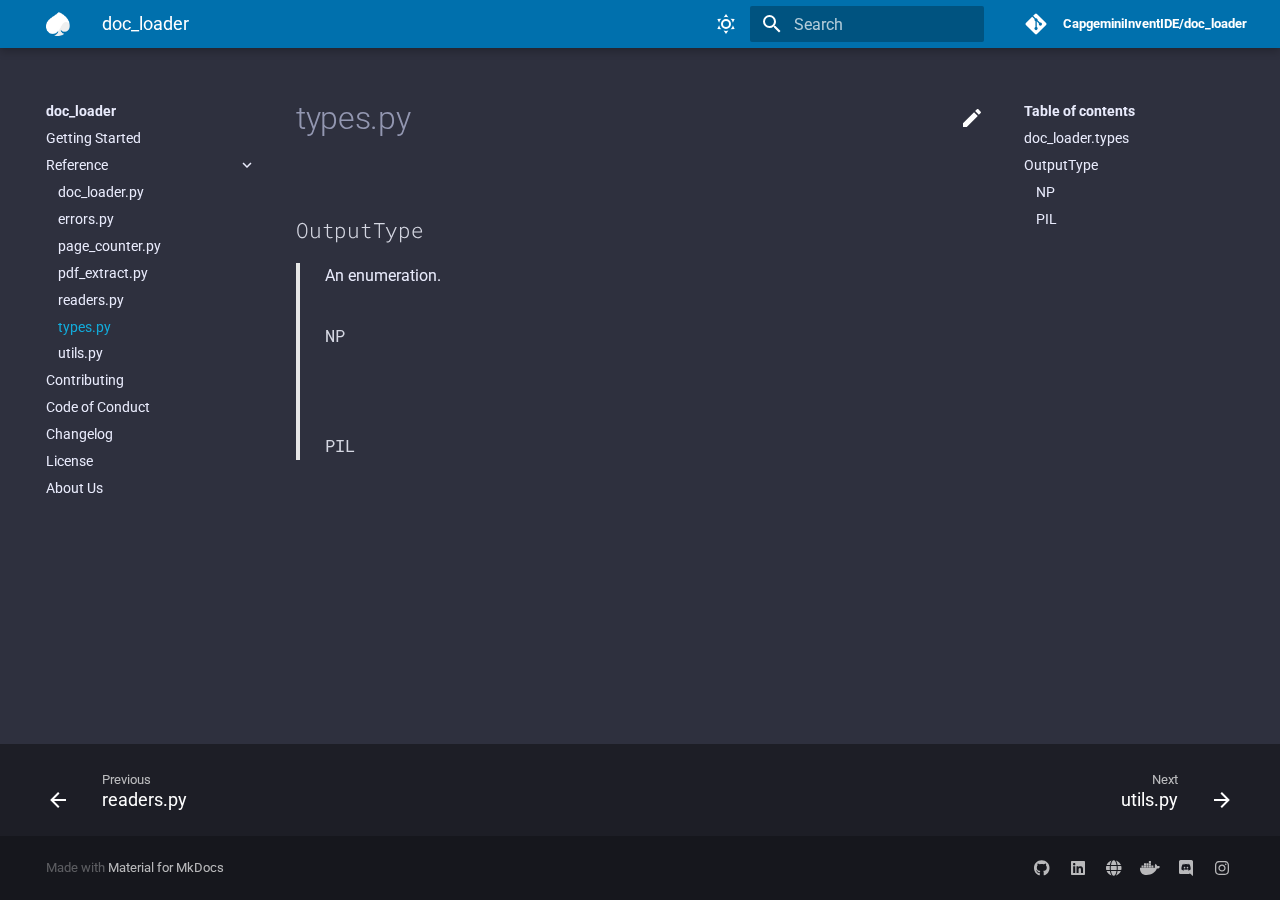
<file: reference/types/index.html>
<!DOCTYPE html>

<html class="no-js" lang="en">
<head>
<meta charset="utf-8"/>
<meta content="width=device-width,initial-scale=1" name="viewport"/>
<meta content="Given werkzeug.FileStorage, fastapi.UploadFile or str file path as input it converts any image files(.pdf, .jpg, .png, .tiff) into list of PIL or numpy objects " name="description"/>
<link href="https://CapgeminiInventIDE.github.io/doc_loader/reference/types/" rel="canonical"/>
<link href="../../assets/imgs/favicon.ico" rel="shortcut icon"/>
<meta content="mkdocs-1.1.2, mkdocs-material-5.5.12" name="generator"/>
<title>types.py - doc_loader</title>
<link href="../../assets/stylesheets/main.4dd2dd8d.min.css" rel="stylesheet"/>
<link href="../../assets/stylesheets/palette.6a5ad368.min.css" rel="stylesheet"/>
<link crossorigin="" href="https://fonts.gstatic.com" rel="preconnect"/>
<link href="https://fonts.googleapis.com/css?family=Roboto:300,400,400i,700%7CRoboto+Mono&amp;display=fallback" rel="stylesheet"/>
<style>body,input{font-family:"Roboto",-apple-system,BlinkMacSystemFont,Helvetica,Arial,sans-serif}code,kbd,pre{font-family:"Roboto Mono",SFMono-Regular,Consolas,Menlo,monospace}</style>
<link href="../../assets/css/styles.css" rel="stylesheet"/>
</head>
<body data-md-color-accent="" data-md-color-primary="" data-md-color-scheme="youtube" dir="ltr">
<input autocomplete="off" class="md-toggle" data-md-toggle="drawer" id="__drawer" type="checkbox"/>
<input autocomplete="off" class="md-toggle" data-md-toggle="search" id="__search" type="checkbox"/>
<label class="md-overlay" for="__drawer"></label>
<div data-md-component="skip">
<a class="md-skip" href="#doc_loader.types">
          Skip to content
        </a>
</div>
<div data-md-component="announce">
</div>
<header class="md-header" data-md-component="header">
<nav aria-label="Header" class="md-header-nav md-grid">
<a aria-label="doc_loader" class="md-header-nav__button md-logo" href="https://CapgeminiInventIDE.github.io/doc_loader" title="doc_loader">
<img alt="logo" src="../../assets/imgs/index.png"/>
</a>
<label class="md-header-nav__button md-icon" for="__drawer">
<svg viewbox="0 0 24 24" xmlns="http://www.w3.org/2000/svg"><path d="M3 6h18v2H3V6m0 5h18v2H3v-2m0 5h18v2H3v-2z"></path></svg>
</label>
<div class="md-header-nav__title" data-md-component="header-title">
<div class="md-header-nav__ellipsis">
<span class="md-header-nav__topic md-ellipsis">
                    doc_loader
                </span>
<span class="md-header-nav__topic md-ellipsis">
                    
                    types.py
                    
                </span>
</div>
</div>
<div class="md-header-nav__options">
<button aria-label="Switch to light mode" class="md-header-nav__button md-icon" data-md-color-scheme="capgemini" data-md-state="visible" title="Switch to light mode">
<!-- <div class="md-source__icon md-icon"> -->
<svg viewbox="0 0 24 24" xmlns="http://www.w3.org/2000/svg"><path d="M12 7a5 5 0 015 5 5 5 0 01-5 5 5 5 0 01-5-5 5 5 0 015-5m0 2a3 3 0 00-3 3 3 3 0 003 3 3 3 0 003-3 3 3 0 00-3-3m0-7l2.39 3.42C13.65 5.15 12.84 5 12 5c-.84 0-1.65.15-2.39.42L12 2M3.34 7l4.16-.35A7.2 7.2 0 005.94 8.5c-.44.74-.69 1.5-.83 2.29L3.34 7m.02 10l1.76-3.77a7.131 7.131 0 002.38 4.14L3.36 17M20.65 7l-1.77 3.79a7.023 7.023 0 00-2.38-4.15l4.15.36m-.01 10l-4.14.36c.59-.51 1.12-1.14 1.54-1.86.42-.73.69-1.5.83-2.29L20.64 17M12 22l-2.41-3.44c.74.27 1.55.44 2.41.44.82 0 1.63-.17 2.37-.44L12 22z"></path></svg>
<!-- </div> -->
</button>
<button aria-label="Switch to dark mode" class="md-header-nav__button md-icon" data-md-color-scheme="slate" data-md-state="hidden" title="Switch to dark mode">
<svg viewbox="0 0 24 24" xmlns="http://www.w3.org/2000/svg"><path d="M17.75 4.09l-2.53 1.94.91 3.06-2.63-1.81-2.63 1.81.91-3.06-2.53-1.94L12.44 4l1.06-3 1.06 3 3.19.09m3.5 6.91l-1.64 1.25.59 1.98-1.7-1.17-1.7 1.17.59-1.98L15.75 11l2.06-.05L18.5 9l.69 1.95 2.06.05m-2.28 4.95c.83-.08 1.72 1.1 1.19 1.85-.32.45-.66.87-1.08 1.27C15.17 23 8.84 23 4.94 19.07c-3.91-3.9-3.91-10.24 0-14.14.4-.4.82-.76 1.27-1.08.75-.53 1.93.36 1.85 1.19-.27 2.86.69 5.83 2.89 8.02a9.96 9.96 0 008.02 2.89m-1.64 2.02a12.08 12.08 0 01-7.8-3.47c-2.17-2.19-3.33-5-3.49-7.82-2.81 3.14-2.7 7.96.31 10.98 3.02 3.01 7.84 3.12 10.98.31z"></path></svg>
</button>
</div>
<label class="md-header-nav__button md-icon" for="__search">
<svg viewbox="0 0 24 24" xmlns="http://www.w3.org/2000/svg"><path d="M9.5 3A6.5 6.5 0 0116 9.5c0 1.61-.59 3.09-1.56 4.23l.27.27h.79l5 5-1.5 1.5-5-5v-.79l-.27-.27A6.516 6.516 0 019.5 16 6.5 6.5 0 013 9.5 6.5 6.5 0 019.5 3m0 2C7 5 5 7 5 9.5S7 14 9.5 14 14 12 14 9.5 12 5 9.5 5z"></path></svg>
</label>
<div class="md-search" data-md-component="search" role="dialog">
<label class="md-search__overlay" for="__search"></label>
<div class="md-search__inner" role="search">
<form class="md-search__form" name="search">
<input aria-label="Search" autocapitalize="off" autocomplete="off" autocorrect="off" class="md-search__input" data-md-component="search-query" data-md-state="active" name="query" placeholder="Search" spellcheck="false" type="text"/>
<label class="md-search__icon md-icon" for="__search">
<svg viewbox="0 0 24 24" xmlns="http://www.w3.org/2000/svg"><path d="M9.5 3A6.5 6.5 0 0116 9.5c0 1.61-.59 3.09-1.56 4.23l.27.27h.79l5 5-1.5 1.5-5-5v-.79l-.27-.27A6.516 6.516 0 019.5 16 6.5 6.5 0 013 9.5 6.5 6.5 0 019.5 3m0 2C7 5 5 7 5 9.5S7 14 9.5 14 14 12 14 9.5 12 5 9.5 5z"></path></svg>
<svg viewbox="0 0 24 24" xmlns="http://www.w3.org/2000/svg"><path d="M20 11v2H8l5.5 5.5-1.42 1.42L4.16 12l7.92-7.92L13.5 5.5 8 11h12z"></path></svg>
</label>
<button aria-label="Clear" class="md-search__icon md-icon" data-md-component="search-reset" tabindex="-1" type="reset">
<svg viewbox="0 0 24 24" xmlns="http://www.w3.org/2000/svg"><path d="M19 6.41L17.59 5 12 10.59 6.41 5 5 6.41 10.59 12 5 17.59 6.41 19 12 13.41 17.59 19 19 17.59 13.41 12 19 6.41z"></path></svg>
</button>
</form>
<div class="md-search__output">
<div class="md-search__scrollwrap" data-md-scrollfix="">
<div class="md-search-result" data-md-component="search-result">
<div class="md-search-result__meta">
            Initializing search
          </div>
<ol class="md-search-result__list"></ol>
</div>
</div>
</div>
</div>
</div>
<div class="md-header-nav__source">
<a class="md-source" href="https://github.com/CapgeminiInventIDE/doc_loader/" title="Go to repository">
<div class="md-source__icon md-icon">
<svg viewbox="0 0 448 512" xmlns="http://www.w3.org/2000/svg"><path d="M439.55 236.05L244 40.45a28.87 28.87 0 00-40.81 0l-40.66 40.63 51.52 51.52c27.06-9.14 52.68 16.77 43.39 43.68l49.66 49.66c34.23-11.8 61.18 31 35.47 56.69-26.49 26.49-70.21-2.87-56-37.34L240.22 199v121.85c25.3 12.54 22.26 41.85 9.08 55a34.34 34.34 0 01-48.55 0c-17.57-17.6-11.07-46.91 11.25-56v-123c-20.8-8.51-24.6-30.74-18.64-45L142.57 101 8.45 235.14a28.86 28.86 0 000 40.81l195.61 195.6a28.86 28.86 0 0040.8 0l194.69-194.69a28.86 28.86 0 000-40.81z"></path></svg>
</div>
<div class="md-source__repository">
    CapgeminiInventIDE/doc_loader
  </div>
</a>
</div>
</nav>
</header>
<div class="md-container" data-md-component="container">
<main class="md-main" data-md-component="main">
<div class="md-main__inner md-grid">
<div class="md-sidebar md-sidebar--primary" data-md-component="navigation">
<div class="md-sidebar__scrollwrap">
<div class="md-sidebar__inner">
<nav aria-label="Navigation" class="md-nav md-nav--primary" data-md-level="0">
<label class="md-nav__title" for="__drawer">
<a aria-label="doc_loader" class="md-nav__button md-logo" href="https://CapgeminiInventIDE.github.io/doc_loader" title="doc_loader">
<img alt="logo" src="../../assets/imgs/index.png"/>
</a>
    doc_loader
  </label>
<div class="md-nav__source">
<a class="md-source" href="https://github.com/CapgeminiInventIDE/doc_loader/" title="Go to repository">
<div class="md-source__icon md-icon">
<svg viewbox="0 0 448 512" xmlns="http://www.w3.org/2000/svg"><path d="M439.55 236.05L244 40.45a28.87 28.87 0 00-40.81 0l-40.66 40.63 51.52 51.52c27.06-9.14 52.68 16.77 43.39 43.68l49.66 49.66c34.23-11.8 61.18 31 35.47 56.69-26.49 26.49-70.21-2.87-56-37.34L240.22 199v121.85c25.3 12.54 22.26 41.85 9.08 55a34.34 34.34 0 01-48.55 0c-17.57-17.6-11.07-46.91 11.25-56v-123c-20.8-8.51-24.6-30.74-18.64-45L142.57 101 8.45 235.14a28.86 28.86 0 000 40.81l195.61 195.6a28.86 28.86 0 0040.8 0l194.69-194.69a28.86 28.86 0 000-40.81z"></path></svg>
</div>
<div class="md-source__repository">
    CapgeminiInventIDE/doc_loader
  </div>
</a>
</div>
<ul class="md-nav__list" data-md-scrollfix="">
<li class="md-nav__item">
<a class="md-nav__link" href="../.." title="Getting Started">
      Getting Started
    </a>
</li>
<li class="md-nav__item md-nav__item--active md-nav__item--nested">
<input checked="" class="md-nav__toggle md-toggle" data-md-toggle="nav-2" id="nav-2" type="checkbox"/>
<label class="md-nav__link" for="nav-2">
      Reference
      <span class="md-nav__icon md-icon"></span>
</label>
<nav aria-label="Reference" class="md-nav" data-md-level="1">
<label class="md-nav__title" for="nav-2">
<span class="md-nav__icon md-icon"></span>
        Reference
      </label>
<ul class="md-nav__list" data-md-scrollfix="">
<li class="md-nav__item">
<a class="md-nav__link" href="../doc_loader/" title="doc_loader.py">
      doc_loader.py
    </a>
</li>
<li class="md-nav__item">
<a class="md-nav__link" href="../errors/" title="errors.py">
      errors.py
    </a>
</li>
<li class="md-nav__item">
<a class="md-nav__link" href="../page_counter/" title="page_counter.py">
      page_counter.py
    </a>
</li>
<li class="md-nav__item">
<a class="md-nav__link" href="../pdf_extract/" title="pdf_extract.py">
      pdf_extract.py
    </a>
</li>
<li class="md-nav__item">
<a class="md-nav__link" href="../readers/" title="readers.py">
      readers.py
    </a>
</li>
<li class="md-nav__item md-nav__item--active">
<input class="md-nav__toggle md-toggle" data-md-toggle="toc" id="__toc" type="checkbox"/>
<label class="md-nav__link md-nav__link--active" for="__toc">
        types.py
        <span class="md-nav__icon md-icon"></span>
</label>
<a class="md-nav__link md-nav__link--active" href="./" title="types.py">
      types.py
    </a>
<!--
Copyright (c) 2016-2020 Martin Donath <martin.donath@squidfunk.com>
    Permission is hereby granted, free of charge, to any person obtaining a copy
    of this software and associated documentation files (the "Software"), to
    deal in the Software without restriction, including without limitation the
    rights to use, copy, modify, merge, publish, distribute, sublicense, and/or
    sell copies of the Software, and to permit persons to whom the Software is
    furnished to do so, subject to the following conditions:
    The above copyright notice and this permission notice shall be included in
    all copies or substantial portions of the Software.
    THE SOFTWARE IS PROVIDED "AS IS", WITHOUT WARRANTY OF ANY KIND, EXPRESS OR
    IMPLIED, INCLUDING BUT NOT LIMITED TO THE WARRANTIES OF MERCHANTABILITY,
    FITNESS FOR A PARTICULAR PURPOSE AND NON-INFRINGEMENT. IN NO EVENT SHALL THE
    AUTHORS OR COPYRIGHT HOLDERS BE LIABLE FOR ANY CLAIM, DAMAGES OR OTHER
    LIABILITY, WHETHER IN AN ACTION OF CONTRACT, TORT OR OTHERWISE, ARISING
    FROM, OUT OF OR IN CONNECTION WITH THE SOFTWARE OR THE USE OR OTHER DEALINGS
    IN THE SOFTWARE.
    -->
<!-- Table of contents -->
<nav aria-label="Table of contents" class="md-nav md-nav--secondary">
<!--
    Hack: check whether the content contains a h1 headline. If it does, the
    top-level anchor must be skipped, since it would be redundant to the link
    to the current page that is located just above the anchor. Therefore we
    directly continue with the children of the anchor.
  -->
<!-- Render item list -->
<label class="md-nav__title" for="__toc">
<span class="md-nav__icon md-icon"></span>
        Table of contents
    </label>
<ul class="md-nav__list" data-md-scrollfix="">
<li class="md-nav__item">
<a class="md-nav__link" href="#doc_loader.types">
    doc_loader.types
  </a>
</li>
<li class="md-nav__item">
<a class="md-nav__link" href="#doc_loader.types.OutputType">
    OutputType
  </a>
<nav aria-label="OutputType" class="md-nav">
<ul class="md-nav__list">
<li class="md-nav__item">
<a class="md-nav__link" href="#doc_loader.types.OutputType.NP">
    NP
  </a>
</li>
<li class="md-nav__item">
<a class="md-nav__link" href="#doc_loader.types.OutputType.PIL">
    PIL
  </a>
</li>
</ul>
</nav>
</li>
</ul>
</nav>
</li>
<li class="md-nav__item">
<a class="md-nav__link" href="../utils/" title="utils.py">
      utils.py
    </a>
</li>
</ul>
</nav>
</li>
<li class="md-nav__item">
<a class="md-nav__link" href="../../contributing/" title="Contributing">
      Contributing
    </a>
</li>
<li class="md-nav__item">
<a class="md-nav__link" href="../../code_of_conduct/" title="Code of Conduct">
      Code of Conduct
    </a>
</li>
<li class="md-nav__item">
<a class="md-nav__link" href="../../changelog/" title="Changelog">
      Changelog
    </a>
</li>
<li class="md-nav__item">
<a class="md-nav__link" href="../../license/" title="License">
      License
    </a>
</li>
<li class="md-nav__item">
<a class="md-nav__link" href="../../about_us/" title="About Us">
      About Us
    </a>
</li>
</ul>
</nav>
</div>
</div>
</div>
<div class="md-sidebar md-sidebar--secondary" data-md-component="toc">
<div class="md-sidebar__scrollwrap">
<div class="md-sidebar__inner">
<!--
Copyright (c) 2016-2020 Martin Donath <martin.donath@squidfunk.com>
    Permission is hereby granted, free of charge, to any person obtaining a copy
    of this software and associated documentation files (the "Software"), to
    deal in the Software without restriction, including without limitation the
    rights to use, copy, modify, merge, publish, distribute, sublicense, and/or
    sell copies of the Software, and to permit persons to whom the Software is
    furnished to do so, subject to the following conditions:
    The above copyright notice and this permission notice shall be included in
    all copies or substantial portions of the Software.
    THE SOFTWARE IS PROVIDED "AS IS", WITHOUT WARRANTY OF ANY KIND, EXPRESS OR
    IMPLIED, INCLUDING BUT NOT LIMITED TO THE WARRANTIES OF MERCHANTABILITY,
    FITNESS FOR A PARTICULAR PURPOSE AND NON-INFRINGEMENT. IN NO EVENT SHALL THE
    AUTHORS OR COPYRIGHT HOLDERS BE LIABLE FOR ANY CLAIM, DAMAGES OR OTHER
    LIABILITY, WHETHER IN AN ACTION OF CONTRACT, TORT OR OTHERWISE, ARISING
    FROM, OUT OF OR IN CONNECTION WITH THE SOFTWARE OR THE USE OR OTHER DEALINGS
    IN THE SOFTWARE.
    -->
<!-- Table of contents -->
<nav aria-label="Table of contents" class="md-nav md-nav--secondary">
<!--
    Hack: check whether the content contains a h1 headline. If it does, the
    top-level anchor must be skipped, since it would be redundant to the link
    to the current page that is located just above the anchor. Therefore we
    directly continue with the children of the anchor.
  -->
<!-- Render item list -->
<label class="md-nav__title" for="__toc">
<span class="md-nav__icon md-icon"></span>
        Table of contents
    </label>
<ul class="md-nav__list" data-md-scrollfix="">
<li class="md-nav__item">
<a class="md-nav__link" href="#doc_loader.types">
    doc_loader.types
  </a>
</li>
<li class="md-nav__item">
<a class="md-nav__link" href="#doc_loader.types.OutputType">
    OutputType
  </a>
<nav aria-label="OutputType" class="md-nav">
<ul class="md-nav__list">
<li class="md-nav__item">
<a class="md-nav__link" href="#doc_loader.types.OutputType.NP">
    NP
  </a>
</li>
<li class="md-nav__item">
<a class="md-nav__link" href="#doc_loader.types.OutputType.PIL">
    PIL
  </a>
</li>
</ul>
</nav>
</li>
</ul>
</nav>
</div>
</div>
</div>
<div class="md-content">
<article class="md-content__inner md-typeset">
<a class="md-content__button md-icon" href="https://github.com/CapgeminiInventIDE/doc_loader/edit/master/docs/reference/types.md" title="Edit this page">
<svg viewbox="0 0 24 24" xmlns="http://www.w3.org/2000/svg"><path d="M20.71 7.04c.39-.39.39-1.04 0-1.41l-2.34-2.34c-.37-.39-1.02-.39-1.41 0l-1.84 1.83 3.75 3.75M3 17.25V21h3.75L17.81 9.93l-3.75-3.75L3 17.25z"></path></svg>
</a>
<h1>types.py</h1>
<div class="doc doc-object doc-module">
<h2 class="hidden-toc" href="#doc_loader.types" id="doc_loader.types" style="visibility: hidden; width: 0; height: 0;">
<a class="headerlink" href="#doc_loader.types" title="Permanent link">¤</a></h2>
<div class="doc doc-contents first">
<div class="doc doc-children">
<div class="doc doc-object doc-class">
<h2 class="doc doc-heading" id="doc_loader.types.OutputType">
<code>OutputType</code>
<a class="headerlink" href="#doc_loader.types.OutputType" title="Permanent link">¤</a></h2>
<div class="doc doc-contents">
<p>An enumeration.</p>
<div class="doc doc-children">
<div class="doc doc-object doc-attribute">
<h3 class="doc doc-heading" id="doc_loader.types.OutputType.NP">
<code class="highlight">
NP        </code>
<a class="headerlink" href="#doc_loader.types.OutputType.NP" title="Permanent link">¤</a></h3>
<div class="doc doc-contents">
</div>
</div>
<div class="doc doc-object doc-attribute">
<h3 class="doc doc-heading" id="doc_loader.types.OutputType.PIL">
<code class="highlight">
PIL        </code>
<a class="headerlink" href="#doc_loader.types.OutputType.PIL" title="Permanent link">¤</a></h3>
<div class="doc doc-contents">
</div>
</div>
</div>
</div>
</div>
</div>
</div>
</div>
</article>
</div>
</div>
</main>
<footer class="md-footer">
<div class="md-footer-nav">
<nav aria-label="Footer" class="md-footer-nav__inner md-grid">
<a class="md-footer-nav__link md-footer-nav__link--prev" href="../readers/" rel="prev" title="readers.py">
<div class="md-footer-nav__button md-icon">
<svg viewbox="0 0 24 24" xmlns="http://www.w3.org/2000/svg"><path d="M20 11v2H8l5.5 5.5-1.42 1.42L4.16 12l7.92-7.92L13.5 5.5 8 11h12z"></path></svg>
</div>
<div class="md-footer-nav__title">
<div class="md-ellipsis">
<span class="md-footer-nav__direction">
                  Previous
                </span>
                readers.py
              </div>
</div>
</a>
<a class="md-footer-nav__link md-footer-nav__link--next" href="../utils/" rel="next" title="utils.py">
<div class="md-footer-nav__title">
<div class="md-ellipsis">
<span class="md-footer-nav__direction">
                  Next
                </span>
                utils.py
              </div>
</div>
<div class="md-footer-nav__button md-icon">
<svg viewbox="0 0 24 24" xmlns="http://www.w3.org/2000/svg"><path d="M4 11v2h12l-5.5 5.5 1.42 1.42L19.84 12l-7.92-7.92L10.5 5.5 16 11H4z"></path></svg>
</div>
</a>
</nav>
</div>
<div class="md-footer-meta md-typeset">
<div class="md-footer-meta__inner md-grid">
<div class="md-footer-copyright">
        
        Made with
        <a href="https://squidfunk.github.io/mkdocs-material/" rel="noopener" target="_blank">
          Material for MkDocs
        </a>
</div>
<div class="md-footer-social">
<a class="md-footer-social__link" href="https://github.com/CapgeminiInventIDE" rel="noopener" target="_blank" title="github.com">
<svg viewbox="0 0 496 512" xmlns="http://www.w3.org/2000/svg"><path d="M165.9 397.4c0 2-2.3 3.6-5.2 3.6-3.3.3-5.6-1.3-5.6-3.6 0-2 2.3-3.6 5.2-3.6 3-.3 5.6 1.3 5.6 3.6zm-31.1-4.5c-.7 2 1.3 4.3 4.3 4.9 2.6 1 5.6 0 6.2-2s-1.3-4.3-4.3-5.2c-2.6-.7-5.5.3-6.2 2.3zm44.2-1.7c-2.9.7-4.9 2.6-4.6 4.9.3 2 2.9 3.3 5.9 2.6 2.9-.7 4.9-2.6 4.6-4.6-.3-1.9-3-3.2-5.9-2.9zM244.8 8C106.1 8 0 113.3 0 252c0 110.9 69.8 205.8 169.5 239.2 12.8 2.3 17.3-5.6 17.3-12.1 0-6.2-.3-40.4-.3-61.4 0 0-70 15-84.7-29.8 0 0-11.4-29.1-27.8-36.6 0 0-22.9-15.7 1.6-15.4 0 0 24.9 2 38.6 25.8 21.9 38.6 58.6 27.5 72.9 20.9 2.3-16 8.8-27.1 16-33.7-55.9-6.2-112.3-14.3-112.3-110.5 0-27.5 7.6-41.3 23.6-58.9-2.6-6.5-11.1-33.3 2.6-67.9 20.9-6.5 69 27 69 27 20-5.6 41.5-8.5 62.8-8.5s42.8 2.9 62.8 8.5c0 0 48.1-33.6 69-27 13.7 34.7 5.2 61.4 2.6 67.9 16 17.7 25.8 31.5 25.8 58.9 0 96.5-58.9 104.2-114.8 110.5 9.2 7.9 17 22.9 17 46.4 0 33.7-.3 75.4-.3 83.6 0 6.5 4.6 14.4 17.3 12.1C428.2 457.8 496 362.9 496 252 496 113.3 383.5 8 244.8 8zM97.2 352.9c-1.3 1-1 3.3.7 5.2 1.6 1.6 3.9 2.3 5.2 1 1.3-1 1-3.3-.7-5.2-1.6-1.6-3.9-2.3-5.2-1zm-10.8-8.1c-.7 1.3.3 2.9 2.3 3.9 1.6 1 3.6.7 4.3-.7.7-1.3-.3-2.9-2.3-3.9-2-.6-3.6-.3-4.3.7zm32.4 35.6c-1.6 1.3-1 4.3 1.3 6.2 2.3 2.3 5.2 2.6 6.5 1 1.3-1.3.7-4.3-1.3-6.2-2.2-2.3-5.2-2.6-6.5-1zm-11.4-14.7c-1.6 1-1.6 3.6 0 5.9 1.6 2.3 4.3 3.3 5.6 2.3 1.6-1.3 1.6-3.9 0-6.2-1.4-2.3-4-3.3-5.6-2z"></path></svg>
</a>
<a class="md-footer-social__link" href="https://www.linkedin.com/company/capgemini-invent" rel="noopener" target="_blank" title="www.linkedin.com">
<svg viewbox="0 0 448 512" xmlns="http://www.w3.org/2000/svg"><path d="M416 32H31.9C14.3 32 0 46.5 0 64.3v383.4C0 465.5 14.3 480 31.9 480H416c17.6 0 32-14.5 32-32.3V64.3c0-17.8-14.4-32.3-32-32.3zM135.4 416H69V202.2h66.5V416zm-33.2-243c-21.3 0-38.5-17.3-38.5-38.5S80.9 96 102.2 96c21.2 0 38.5 17.3 38.5 38.5 0 21.3-17.2 38.5-38.5 38.5zm282.1 243h-66.4V312c0-24.8-.5-56.7-34.5-56.7-34.6 0-39.9 27-39.9 54.9V416h-66.4V202.2h63.7v29.2h.9c8.9-16.8 30.6-34.5 62.9-34.5 67.2 0 79.7 44.3 79.7 101.9V416z"></path></svg>
</a>
<a class="md-footer-social__link" href="https://www.capgemini.com/service/invent/" rel="noopener" target="_blank" title="www.capgemini.com">
<svg viewbox="0 0 496 512" xmlns="http://www.w3.org/2000/svg"><path d="M336.5 160C322 70.7 287.8 8 248 8s-74 62.7-88.5 152h177zM152 256c0 22.2 1.2 43.5 3.3 64h185.3c2.1-20.5 3.3-41.8 3.3-64s-1.2-43.5-3.3-64H155.3c-2.1 20.5-3.3 41.8-3.3 64zm324.7-96c-28.6-67.9-86.5-120.4-158-141.6 24.4 33.8 41.2 84.7 50 141.6h108zM177.2 18.4C105.8 39.6 47.8 92.1 19.3 160h108c8.7-56.9 25.5-107.8 49.9-141.6zM487.4 192H372.7c2.1 21 3.3 42.5 3.3 64s-1.2 43-3.3 64h114.6c5.5-20.5 8.6-41.8 8.6-64s-3.1-43.5-8.5-64zM120 256c0-21.5 1.2-43 3.3-64H8.6C3.2 212.5 0 233.8 0 256s3.2 43.5 8.6 64h114.6c-2-21-3.2-42.5-3.2-64zm39.5 96c14.5 89.3 48.7 152 88.5 152s74-62.7 88.5-152h-177zm159.3 141.6c71.4-21.2 129.4-73.7 158-141.6h-108c-8.8 56.9-25.6 107.8-50 141.6zM19.3 352c28.6 67.9 86.5 120.4 158 141.6-24.4-33.8-41.2-84.7-50-141.6h-108z"></path></svg>
</a>
<a class="md-footer-social__link" href="https://hub.docker.com/orgs/capgeminiinventide" rel="noopener" target="_blank" title="hub.docker.com">
<svg viewbox="0 0 640 512" xmlns="http://www.w3.org/2000/svg"><path d="M349.9 236.3h-66.1v-59.4h66.1v59.4zm0-204.3h-66.1v60.7h66.1V32zm78.2 144.8H362v59.4h66.1v-59.4zm-156.3-72.1h-66.1v60.1h66.1v-60.1zm78.1 0h-66.1v60.1h66.1v-60.1zm276.8 100c-14.4-9.7-47.6-13.2-73.1-8.4-3.3-24-16.7-44.9-41.1-63.7l-14-9.3-9.3 14c-18.4 27.8-23.4 73.6-3.7 103.8-8.7 4.7-25.8 11.1-48.4 10.7H2.4c-8.7 50.8 5.8 116.8 44 162.1 37.1 43.9 92.7 66.2 165.4 66.2 157.4 0 273.9-72.5 328.4-204.2 21.4.4 67.6.1 91.3-45.2 1.5-2.5 6.6-13.2 8.5-17.1l-13.3-8.9zm-511.1-27.9h-66v59.4h66.1v-59.4zm78.1 0h-66.1v59.4h66.1v-59.4zm78.1 0h-66.1v59.4h66.1v-59.4zm-78.1-72.1h-66.1v60.1h66.1v-60.1z"></path></svg>
</a>
<a class="md-footer-social__link" href="https://discord.gg/rQcMtVE" rel="noopener" target="_blank" title="discord.gg">
<svg viewbox="0 0 448 512" xmlns="http://www.w3.org/2000/svg"><path d="M297.216 243.2c0 15.616-11.52 28.416-26.112 28.416-14.336 0-26.112-12.8-26.112-28.416s11.52-28.416 26.112-28.416c14.592 0 26.112 12.8 26.112 28.416zm-119.552-28.416c-14.592 0-26.112 12.8-26.112 28.416s11.776 28.416 26.112 28.416c14.592 0 26.112-12.8 26.112-28.416.256-15.616-11.52-28.416-26.112-28.416zM448 52.736V512c-64.494-56.994-43.868-38.128-118.784-107.776l13.568 47.36H52.48C23.552 451.584 0 428.032 0 398.848V52.736C0 23.552 23.552 0 52.48 0h343.04C424.448 0 448 23.552 448 52.736zm-72.96 242.688c0-82.432-36.864-149.248-36.864-149.248-36.864-27.648-71.936-26.88-71.936-26.88l-3.584 4.096c43.52 13.312 63.744 32.512 63.744 32.512-60.811-33.329-132.244-33.335-191.232-7.424-9.472 4.352-15.104 7.424-15.104 7.424s21.248-20.224 67.328-33.536l-2.56-3.072s-35.072-.768-71.936 26.88c0 0-36.864 66.816-36.864 149.248 0 0 21.504 37.12 78.08 38.912 0 0 9.472-11.52 17.152-21.248-32.512-9.728-44.8-30.208-44.8-30.208 3.766 2.636 9.976 6.053 10.496 6.4 43.21 24.198 104.588 32.126 159.744 8.96 8.96-3.328 18.944-8.192 29.44-15.104 0 0-12.8 20.992-46.336 30.464 7.68 9.728 16.896 20.736 16.896 20.736 56.576-1.792 78.336-38.912 78.336-38.912z"></path></svg>
</a>
<a class="md-footer-social__link" href="https://www.instagram.com/capgeminiinvent/" rel="noopener" target="_blank" title="www.instagram.com">
<svg viewbox="0 0 448 512" xmlns="http://www.w3.org/2000/svg"><path d="M224.1 141c-63.6 0-114.9 51.3-114.9 114.9s51.3 114.9 114.9 114.9S339 319.5 339 255.9 287.7 141 224.1 141zm0 189.6c-41.1 0-74.7-33.5-74.7-74.7s33.5-74.7 74.7-74.7 74.7 33.5 74.7 74.7-33.6 74.7-74.7 74.7zm146.4-194.3c0 14.9-12 26.8-26.8 26.8-14.9 0-26.8-12-26.8-26.8s12-26.8 26.8-26.8 26.8 12 26.8 26.8zm76.1 27.2c-1.7-35.9-9.9-67.7-36.2-93.9-26.2-26.2-58-34.4-93.9-36.2-37-2.1-147.9-2.1-184.9 0-35.8 1.7-67.6 9.9-93.9 36.1s-34.4 58-36.2 93.9c-2.1 37-2.1 147.9 0 184.9 1.7 35.9 9.9 67.7 36.2 93.9s58 34.4 93.9 36.2c37 2.1 147.9 2.1 184.9 0 35.9-1.7 67.7-9.9 93.9-36.2 26.2-26.2 34.4-58 36.2-93.9 2.1-37 2.1-147.8 0-184.8zM398.8 388c-7.8 19.6-22.9 34.7-42.6 42.6-29.5 11.7-99.5 9-132.1 9s-102.7 2.6-132.1-9c-19.6-7.8-34.7-22.9-42.6-42.6-11.7-29.5-9-99.5-9-132.1s-2.6-102.7 9-132.1c7.8-19.6 22.9-34.7 42.6-42.6 29.5-11.7 99.5-9 132.1-9s102.7-2.6 132.1 9c19.6 7.8 34.7 22.9 42.6 42.6 11.7 29.5 9 99.5 9 132.1s2.7 102.7-9 132.1z"></path></svg>
</a>
</div>
</div>
</div>
</footer>
</div>
<script src="../../assets/javascripts/vendor.3636a4ec.min.js"></script>
<script src="../../assets/javascripts/bundle.e9fe3281.min.js"></script><script id="__lang" type="application/json">{"clipboard.copy": "Copy to clipboard", "clipboard.copied": "Copied to clipboard", "search.config.lang": "en", "search.config.pipeline": "trimmer, stopWordFilter", "search.config.separator": "[\\s\\-]+", "search.result.placeholder": "Type to start searching", "search.result.none": "No matching documents", "search.result.one": "1 matching document", "search.result.other": "# matching documents"}</script>
<script>
        app = initialize({
          base: "../..",
          features: [],
          search: Object.assign({
            worker: "../../assets/javascripts/worker/search.5eca75d3.min.js"
          }, typeof search !== "undefined" && search)
        })
      </script>
<script src="../../assets/js/theme.js"></script>
</body>
</html>
</file>
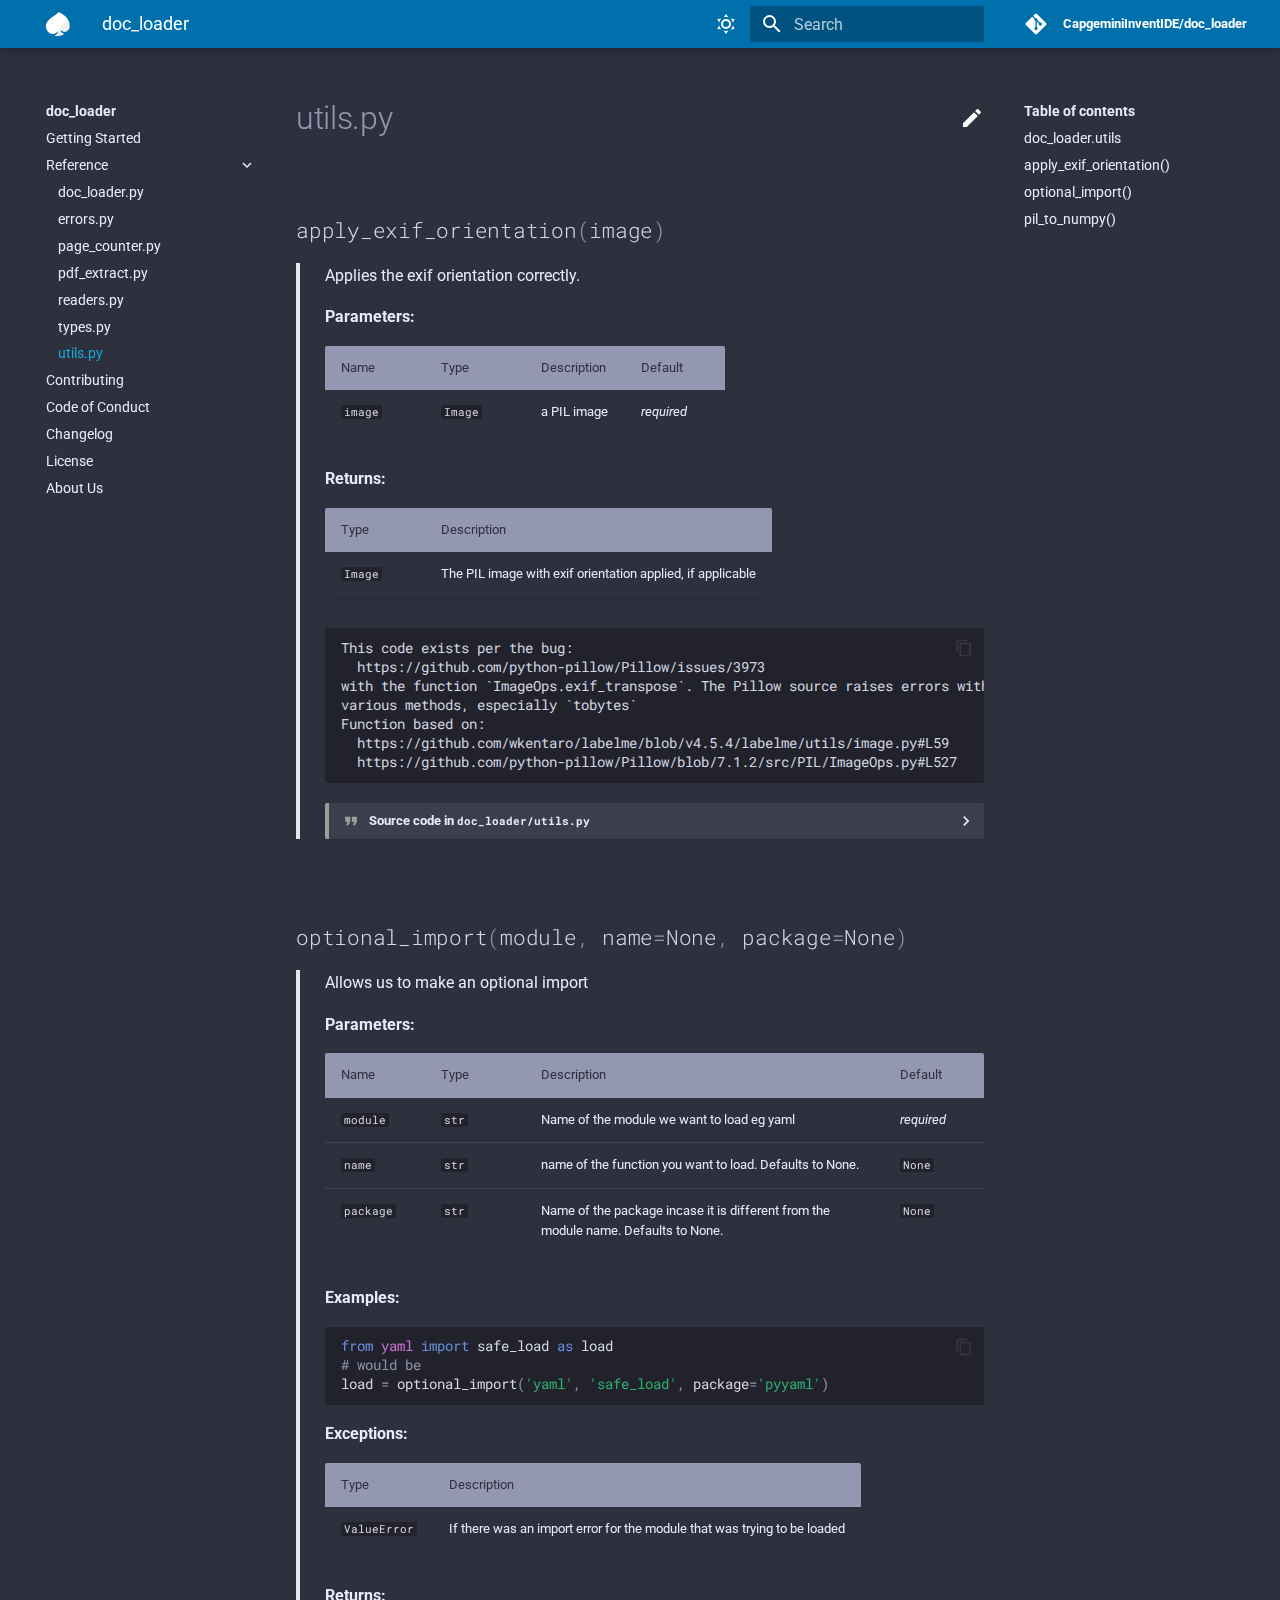
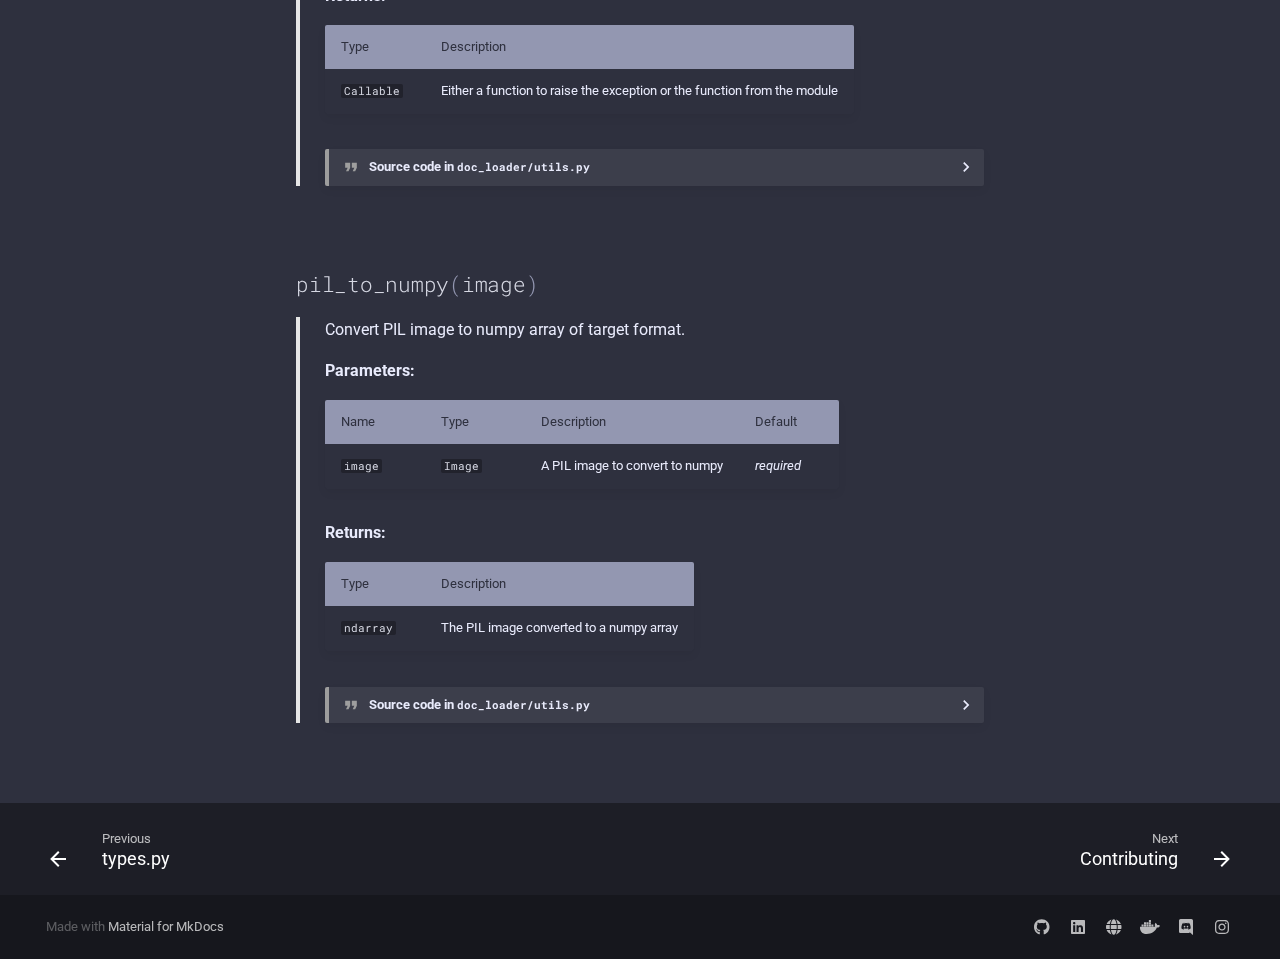
<file: reference/utils/index.html>
<!DOCTYPE html>

<html class="no-js" lang="en">
<head>
<meta charset="utf-8"/>
<meta content="width=device-width,initial-scale=1" name="viewport"/>
<meta content="Given werkzeug.FileStorage, fastapi.UploadFile or str file path as input it converts any image files(.pdf, .jpg, .png, .tiff) into list of PIL or numpy objects " name="description"/>
<link href="https://CapgeminiInventIDE.github.io/doc_loader/reference/utils/" rel="canonical"/>
<link href="../../assets/imgs/favicon.ico" rel="shortcut icon"/>
<meta content="mkdocs-1.1.2, mkdocs-material-5.5.12" name="generator"/>
<title>utils.py - doc_loader</title>
<link href="../../assets/stylesheets/main.4dd2dd8d.min.css" rel="stylesheet"/>
<link href="../../assets/stylesheets/palette.6a5ad368.min.css" rel="stylesheet"/>
<link crossorigin="" href="https://fonts.gstatic.com" rel="preconnect"/>
<link href="https://fonts.googleapis.com/css?family=Roboto:300,400,400i,700%7CRoboto+Mono&amp;display=fallback" rel="stylesheet"/>
<style>body,input{font-family:"Roboto",-apple-system,BlinkMacSystemFont,Helvetica,Arial,sans-serif}code,kbd,pre{font-family:"Roboto Mono",SFMono-Regular,Consolas,Menlo,monospace}</style>
<link href="../../assets/css/styles.css" rel="stylesheet"/>
</head>
<body data-md-color-accent="" data-md-color-primary="" data-md-color-scheme="youtube" dir="ltr">
<input autocomplete="off" class="md-toggle" data-md-toggle="drawer" id="__drawer" type="checkbox"/>
<input autocomplete="off" class="md-toggle" data-md-toggle="search" id="__search" type="checkbox"/>
<label class="md-overlay" for="__drawer"></label>
<div data-md-component="skip">
<a class="md-skip" href="#doc_loader.utils">
          Skip to content
        </a>
</div>
<div data-md-component="announce">
</div>
<header class="md-header" data-md-component="header">
<nav aria-label="Header" class="md-header-nav md-grid">
<a aria-label="doc_loader" class="md-header-nav__button md-logo" href="https://CapgeminiInventIDE.github.io/doc_loader" title="doc_loader">
<img alt="logo" src="../../assets/imgs/index.png"/>
</a>
<label class="md-header-nav__button md-icon" for="__drawer">
<svg viewbox="0 0 24 24" xmlns="http://www.w3.org/2000/svg"><path d="M3 6h18v2H3V6m0 5h18v2H3v-2m0 5h18v2H3v-2z"></path></svg>
</label>
<div class="md-header-nav__title" data-md-component="header-title">
<div class="md-header-nav__ellipsis">
<span class="md-header-nav__topic md-ellipsis">
                    doc_loader
                </span>
<span class="md-header-nav__topic md-ellipsis">
                    
                    utils.py
                    
                </span>
</div>
</div>
<div class="md-header-nav__options">
<button aria-label="Switch to light mode" class="md-header-nav__button md-icon" data-md-color-scheme="capgemini" data-md-state="visible" title="Switch to light mode">
<!-- <div class="md-source__icon md-icon"> -->
<svg viewbox="0 0 24 24" xmlns="http://www.w3.org/2000/svg"><path d="M12 7a5 5 0 015 5 5 5 0 01-5 5 5 5 0 01-5-5 5 5 0 015-5m0 2a3 3 0 00-3 3 3 3 0 003 3 3 3 0 003-3 3 3 0 00-3-3m0-7l2.39 3.42C13.65 5.15 12.84 5 12 5c-.84 0-1.65.15-2.39.42L12 2M3.34 7l4.16-.35A7.2 7.2 0 005.94 8.5c-.44.74-.69 1.5-.83 2.29L3.34 7m.02 10l1.76-3.77a7.131 7.131 0 002.38 4.14L3.36 17M20.65 7l-1.77 3.79a7.023 7.023 0 00-2.38-4.15l4.15.36m-.01 10l-4.14.36c.59-.51 1.12-1.14 1.54-1.86.42-.73.69-1.5.83-2.29L20.64 17M12 22l-2.41-3.44c.74.27 1.55.44 2.41.44.82 0 1.63-.17 2.37-.44L12 22z"></path></svg>
<!-- </div> -->
</button>
<button aria-label="Switch to dark mode" class="md-header-nav__button md-icon" data-md-color-scheme="slate" data-md-state="hidden" title="Switch to dark mode">
<svg viewbox="0 0 24 24" xmlns="http://www.w3.org/2000/svg"><path d="M17.75 4.09l-2.53 1.94.91 3.06-2.63-1.81-2.63 1.81.91-3.06-2.53-1.94L12.44 4l1.06-3 1.06 3 3.19.09m3.5 6.91l-1.64 1.25.59 1.98-1.7-1.17-1.7 1.17.59-1.98L15.75 11l2.06-.05L18.5 9l.69 1.95 2.06.05m-2.28 4.95c.83-.08 1.72 1.1 1.19 1.85-.32.45-.66.87-1.08 1.27C15.17 23 8.84 23 4.94 19.07c-3.91-3.9-3.91-10.24 0-14.14.4-.4.82-.76 1.27-1.08.75-.53 1.93.36 1.85 1.19-.27 2.86.69 5.83 2.89 8.02a9.96 9.96 0 008.02 2.89m-1.64 2.02a12.08 12.08 0 01-7.8-3.47c-2.17-2.19-3.33-5-3.49-7.82-2.81 3.14-2.7 7.96.31 10.98 3.02 3.01 7.84 3.12 10.98.31z"></path></svg>
</button>
</div>
<label class="md-header-nav__button md-icon" for="__search">
<svg viewbox="0 0 24 24" xmlns="http://www.w3.org/2000/svg"><path d="M9.5 3A6.5 6.5 0 0116 9.5c0 1.61-.59 3.09-1.56 4.23l.27.27h.79l5 5-1.5 1.5-5-5v-.79l-.27-.27A6.516 6.516 0 019.5 16 6.5 6.5 0 013 9.5 6.5 6.5 0 019.5 3m0 2C7 5 5 7 5 9.5S7 14 9.5 14 14 12 14 9.5 12 5 9.5 5z"></path></svg>
</label>
<div class="md-search" data-md-component="search" role="dialog">
<label class="md-search__overlay" for="__search"></label>
<div class="md-search__inner" role="search">
<form class="md-search__form" name="search">
<input aria-label="Search" autocapitalize="off" autocomplete="off" autocorrect="off" class="md-search__input" data-md-component="search-query" data-md-state="active" name="query" placeholder="Search" spellcheck="false" type="text"/>
<label class="md-search__icon md-icon" for="__search">
<svg viewbox="0 0 24 24" xmlns="http://www.w3.org/2000/svg"><path d="M9.5 3A6.5 6.5 0 0116 9.5c0 1.61-.59 3.09-1.56 4.23l.27.27h.79l5 5-1.5 1.5-5-5v-.79l-.27-.27A6.516 6.516 0 019.5 16 6.5 6.5 0 013 9.5 6.5 6.5 0 019.5 3m0 2C7 5 5 7 5 9.5S7 14 9.5 14 14 12 14 9.5 12 5 9.5 5z"></path></svg>
<svg viewbox="0 0 24 24" xmlns="http://www.w3.org/2000/svg"><path d="M20 11v2H8l5.5 5.5-1.42 1.42L4.16 12l7.92-7.92L13.5 5.5 8 11h12z"></path></svg>
</label>
<button aria-label="Clear" class="md-search__icon md-icon" data-md-component="search-reset" tabindex="-1" type="reset">
<svg viewbox="0 0 24 24" xmlns="http://www.w3.org/2000/svg"><path d="M19 6.41L17.59 5 12 10.59 6.41 5 5 6.41 10.59 12 5 17.59 6.41 19 12 13.41 17.59 19 19 17.59 13.41 12 19 6.41z"></path></svg>
</button>
</form>
<div class="md-search__output">
<div class="md-search__scrollwrap" data-md-scrollfix="">
<div class="md-search-result" data-md-component="search-result">
<div class="md-search-result__meta">
            Initializing search
          </div>
<ol class="md-search-result__list"></ol>
</div>
</div>
</div>
</div>
</div>
<div class="md-header-nav__source">
<a class="md-source" href="https://github.com/CapgeminiInventIDE/doc_loader/" title="Go to repository">
<div class="md-source__icon md-icon">
<svg viewbox="0 0 448 512" xmlns="http://www.w3.org/2000/svg"><path d="M439.55 236.05L244 40.45a28.87 28.87 0 00-40.81 0l-40.66 40.63 51.52 51.52c27.06-9.14 52.68 16.77 43.39 43.68l49.66 49.66c34.23-11.8 61.18 31 35.47 56.69-26.49 26.49-70.21-2.87-56-37.34L240.22 199v121.85c25.3 12.54 22.26 41.85 9.08 55a34.34 34.34 0 01-48.55 0c-17.57-17.6-11.07-46.91 11.25-56v-123c-20.8-8.51-24.6-30.74-18.64-45L142.57 101 8.45 235.14a28.86 28.86 0 000 40.81l195.61 195.6a28.86 28.86 0 0040.8 0l194.69-194.69a28.86 28.86 0 000-40.81z"></path></svg>
</div>
<div class="md-source__repository">
    CapgeminiInventIDE/doc_loader
  </div>
</a>
</div>
</nav>
</header>
<div class="md-container" data-md-component="container">
<main class="md-main" data-md-component="main">
<div class="md-main__inner md-grid">
<div class="md-sidebar md-sidebar--primary" data-md-component="navigation">
<div class="md-sidebar__scrollwrap">
<div class="md-sidebar__inner">
<nav aria-label="Navigation" class="md-nav md-nav--primary" data-md-level="0">
<label class="md-nav__title" for="__drawer">
<a aria-label="doc_loader" class="md-nav__button md-logo" href="https://CapgeminiInventIDE.github.io/doc_loader" title="doc_loader">
<img alt="logo" src="../../assets/imgs/index.png"/>
</a>
    doc_loader
  </label>
<div class="md-nav__source">
<a class="md-source" href="https://github.com/CapgeminiInventIDE/doc_loader/" title="Go to repository">
<div class="md-source__icon md-icon">
<svg viewbox="0 0 448 512" xmlns="http://www.w3.org/2000/svg"><path d="M439.55 236.05L244 40.45a28.87 28.87 0 00-40.81 0l-40.66 40.63 51.52 51.52c27.06-9.14 52.68 16.77 43.39 43.68l49.66 49.66c34.23-11.8 61.18 31 35.47 56.69-26.49 26.49-70.21-2.87-56-37.34L240.22 199v121.85c25.3 12.54 22.26 41.85 9.08 55a34.34 34.34 0 01-48.55 0c-17.57-17.6-11.07-46.91 11.25-56v-123c-20.8-8.51-24.6-30.74-18.64-45L142.57 101 8.45 235.14a28.86 28.86 0 000 40.81l195.61 195.6a28.86 28.86 0 0040.8 0l194.69-194.69a28.86 28.86 0 000-40.81z"></path></svg>
</div>
<div class="md-source__repository">
    CapgeminiInventIDE/doc_loader
  </div>
</a>
</div>
<ul class="md-nav__list" data-md-scrollfix="">
<li class="md-nav__item">
<a class="md-nav__link" href="../.." title="Getting Started">
      Getting Started
    </a>
</li>
<li class="md-nav__item md-nav__item--active md-nav__item--nested">
<input checked="" class="md-nav__toggle md-toggle" data-md-toggle="nav-2" id="nav-2" type="checkbox"/>
<label class="md-nav__link" for="nav-2">
      Reference
      <span class="md-nav__icon md-icon"></span>
</label>
<nav aria-label="Reference" class="md-nav" data-md-level="1">
<label class="md-nav__title" for="nav-2">
<span class="md-nav__icon md-icon"></span>
        Reference
      </label>
<ul class="md-nav__list" data-md-scrollfix="">
<li class="md-nav__item">
<a class="md-nav__link" href="../doc_loader/" title="doc_loader.py">
      doc_loader.py
    </a>
</li>
<li class="md-nav__item">
<a class="md-nav__link" href="../errors/" title="errors.py">
      errors.py
    </a>
</li>
<li class="md-nav__item">
<a class="md-nav__link" href="../page_counter/" title="page_counter.py">
      page_counter.py
    </a>
</li>
<li class="md-nav__item">
<a class="md-nav__link" href="../pdf_extract/" title="pdf_extract.py">
      pdf_extract.py
    </a>
</li>
<li class="md-nav__item">
<a class="md-nav__link" href="../readers/" title="readers.py">
      readers.py
    </a>
</li>
<li class="md-nav__item">
<a class="md-nav__link" href="../types/" title="types.py">
      types.py
    </a>
</li>
<li class="md-nav__item md-nav__item--active">
<input class="md-nav__toggle md-toggle" data-md-toggle="toc" id="__toc" type="checkbox"/>
<label class="md-nav__link md-nav__link--active" for="__toc">
        utils.py
        <span class="md-nav__icon md-icon"></span>
</label>
<a class="md-nav__link md-nav__link--active" href="./" title="utils.py">
      utils.py
    </a>
<!--
Copyright (c) 2016-2020 Martin Donath <martin.donath@squidfunk.com>
    Permission is hereby granted, free of charge, to any person obtaining a copy
    of this software and associated documentation files (the "Software"), to
    deal in the Software without restriction, including without limitation the
    rights to use, copy, modify, merge, publish, distribute, sublicense, and/or
    sell copies of the Software, and to permit persons to whom the Software is
    furnished to do so, subject to the following conditions:
    The above copyright notice and this permission notice shall be included in
    all copies or substantial portions of the Software.
    THE SOFTWARE IS PROVIDED "AS IS", WITHOUT WARRANTY OF ANY KIND, EXPRESS OR
    IMPLIED, INCLUDING BUT NOT LIMITED TO THE WARRANTIES OF MERCHANTABILITY,
    FITNESS FOR A PARTICULAR PURPOSE AND NON-INFRINGEMENT. IN NO EVENT SHALL THE
    AUTHORS OR COPYRIGHT HOLDERS BE LIABLE FOR ANY CLAIM, DAMAGES OR OTHER
    LIABILITY, WHETHER IN AN ACTION OF CONTRACT, TORT OR OTHERWISE, ARISING
    FROM, OUT OF OR IN CONNECTION WITH THE SOFTWARE OR THE USE OR OTHER DEALINGS
    IN THE SOFTWARE.
    -->
<!-- Table of contents -->
<nav aria-label="Table of contents" class="md-nav md-nav--secondary">
<!--
    Hack: check whether the content contains a h1 headline. If it does, the
    top-level anchor must be skipped, since it would be redundant to the link
    to the current page that is located just above the anchor. Therefore we
    directly continue with the children of the anchor.
  -->
<!-- Render item list -->
<label class="md-nav__title" for="__toc">
<span class="md-nav__icon md-icon"></span>
        Table of contents
    </label>
<ul class="md-nav__list" data-md-scrollfix="">
<li class="md-nav__item">
<a class="md-nav__link" href="#doc_loader.utils">
    doc_loader.utils
  </a>
</li>
<li class="md-nav__item">
<a class="md-nav__link" href="#doc_loader.utils.apply_exif_orientation">
    apply_exif_orientation()
  </a>
</li>
<li class="md-nav__item">
<a class="md-nav__link" href="#doc_loader.utils.optional_import">
    optional_import()
  </a>
</li>
<li class="md-nav__item">
<a class="md-nav__link" href="#doc_loader.utils.pil_to_numpy">
    pil_to_numpy()
  </a>
</li>
</ul>
</nav>
</li>
</ul>
</nav>
</li>
<li class="md-nav__item">
<a class="md-nav__link" href="../../contributing/" title="Contributing">
      Contributing
    </a>
</li>
<li class="md-nav__item">
<a class="md-nav__link" href="../../code_of_conduct/" title="Code of Conduct">
      Code of Conduct
    </a>
</li>
<li class="md-nav__item">
<a class="md-nav__link" href="../../changelog/" title="Changelog">
      Changelog
    </a>
</li>
<li class="md-nav__item">
<a class="md-nav__link" href="../../license/" title="License">
      License
    </a>
</li>
<li class="md-nav__item">
<a class="md-nav__link" href="../../about_us/" title="About Us">
      About Us
    </a>
</li>
</ul>
</nav>
</div>
</div>
</div>
<div class="md-sidebar md-sidebar--secondary" data-md-component="toc">
<div class="md-sidebar__scrollwrap">
<div class="md-sidebar__inner">
<!--
Copyright (c) 2016-2020 Martin Donath <martin.donath@squidfunk.com>
    Permission is hereby granted, free of charge, to any person obtaining a copy
    of this software and associated documentation files (the "Software"), to
    deal in the Software without restriction, including without limitation the
    rights to use, copy, modify, merge, publish, distribute, sublicense, and/or
    sell copies of the Software, and to permit persons to whom the Software is
    furnished to do so, subject to the following conditions:
    The above copyright notice and this permission notice shall be included in
    all copies or substantial portions of the Software.
    THE SOFTWARE IS PROVIDED "AS IS", WITHOUT WARRANTY OF ANY KIND, EXPRESS OR
    IMPLIED, INCLUDING BUT NOT LIMITED TO THE WARRANTIES OF MERCHANTABILITY,
    FITNESS FOR A PARTICULAR PURPOSE AND NON-INFRINGEMENT. IN NO EVENT SHALL THE
    AUTHORS OR COPYRIGHT HOLDERS BE LIABLE FOR ANY CLAIM, DAMAGES OR OTHER
    LIABILITY, WHETHER IN AN ACTION OF CONTRACT, TORT OR OTHERWISE, ARISING
    FROM, OUT OF OR IN CONNECTION WITH THE SOFTWARE OR THE USE OR OTHER DEALINGS
    IN THE SOFTWARE.
    -->
<!-- Table of contents -->
<nav aria-label="Table of contents" class="md-nav md-nav--secondary">
<!--
    Hack: check whether the content contains a h1 headline. If it does, the
    top-level anchor must be skipped, since it would be redundant to the link
    to the current page that is located just above the anchor. Therefore we
    directly continue with the children of the anchor.
  -->
<!-- Render item list -->
<label class="md-nav__title" for="__toc">
<span class="md-nav__icon md-icon"></span>
        Table of contents
    </label>
<ul class="md-nav__list" data-md-scrollfix="">
<li class="md-nav__item">
<a class="md-nav__link" href="#doc_loader.utils">
    doc_loader.utils
  </a>
</li>
<li class="md-nav__item">
<a class="md-nav__link" href="#doc_loader.utils.apply_exif_orientation">
    apply_exif_orientation()
  </a>
</li>
<li class="md-nav__item">
<a class="md-nav__link" href="#doc_loader.utils.optional_import">
    optional_import()
  </a>
</li>
<li class="md-nav__item">
<a class="md-nav__link" href="#doc_loader.utils.pil_to_numpy">
    pil_to_numpy()
  </a>
</li>
</ul>
</nav>
</div>
</div>
</div>
<div class="md-content">
<article class="md-content__inner md-typeset">
<a class="md-content__button md-icon" href="https://github.com/CapgeminiInventIDE/doc_loader/edit/master/docs/reference/utils.md" title="Edit this page">
<svg viewbox="0 0 24 24" xmlns="http://www.w3.org/2000/svg"><path d="M20.71 7.04c.39-.39.39-1.04 0-1.41l-2.34-2.34c-.37-.39-1.02-.39-1.41 0l-1.84 1.83 3.75 3.75M3 17.25V21h3.75L17.81 9.93l-3.75-3.75L3 17.25z"></path></svg>
</a>
<h1>utils.py</h1>
<div class="doc doc-object doc-module">
<h2 class="hidden-toc" href="#doc_loader.utils" id="doc_loader.utils" style="visibility: hidden; width: 0; height: 0;">
<a class="headerlink" href="#doc_loader.utils" title="Permanent link">¤</a></h2>
<div class="doc doc-contents first">
<div class="doc doc-children">
<div class="doc doc-object doc-function">
<h2 class="doc doc-heading" id="doc_loader.utils.apply_exif_orientation">
<code class="highlight language-python">
apply_exif_orientation<span class="p">(</span><span class="n">image</span><span class="p">)</span> </code>
<a class="headerlink" href="#doc_loader.utils.apply_exif_orientation" title="Permanent link">¤</a></h2>
<div class="doc doc-contents">
<p>Applies the exif orientation correctly.</p>
<p><strong>Parameters:</strong></p>
<table>
<thead>
<tr>
<th>Name</th>
<th>Type</th>
<th>Description</th>
<th>Default</th>
</tr>
</thead>
<tbody>
<tr>
<td><code>image</code></td>
<td><code>Image</code></td>
<td>
<p>a PIL image</p>
</td>
<td><em>required</em></td>
</tr>
</tbody>
</table>
<p><strong>Returns:</strong></p>
<table>
<thead>
<tr>
<th>Type</th>
<th>Description</th>
</tr>
</thead>
<tbody>
<tr>
<td><code>Image</code></td>
<td>
<p>The PIL image with exif orientation applied, if applicable</p>
</td>
</tr>
</tbody>
</table>
<div class="highlight">
<pre><span></span><code>This code exists per the bug:
  https://github.com/python-pillow/Pillow/issues/3973
with the function `ImageOps.exif_transpose`. The Pillow source raises errors with
various methods, especially `tobytes`
Function based on:
  https://github.com/wkentaro/labelme/blob/v4.5.4/labelme/utils/image.py#L59
  https://github.com/python-pillow/Pillow/blob/7.1.2/src/PIL/ImageOps.py#L527
</code></pre>
</div>
<details class="quote">
<summary>Source code in <code>doc_loader/utils.py</code></summary>
<div class="highlight">
<pre><span></span><code><span class="k">def</span> <span class="nf">apply_exif_orientation</span><span class="p">(</span><span class="n">image</span><span class="p">:</span> <span class="n">Image</span><span class="o">.</span><span class="n">Image</span><span class="p">)</span> <span class="o">-&gt;</span> <span class="n">Image</span><span class="o">.</span><span class="n">Image</span><span class="p">:</span>
    <span class="sd">"""Applies the exif orientation correctly.</span>

<span class="sd">    Args:</span>
<span class="sd">        image (Image.Image): a PIL image</span>
<span class="sd">    Returns:</span>
<span class="sd">        The PIL image with exif orientation applied, if applicable</span>

<span class="sd">    ```</span>
<span class="sd">    This code exists per the bug:</span>
<span class="sd">      https://github.com/python-pillow/Pillow/issues/3973</span>
<span class="sd">    with the function `ImageOps.exif_transpose`. The Pillow source raises errors with</span>
<span class="sd">    various methods, especially `tobytes`</span>
<span class="sd">    Function based on:</span>
<span class="sd">      https://github.com/wkentaro/labelme/blob/v4.5.4/labelme/utils/image.py#L59</span>
<span class="sd">      https://github.com/python-pillow/Pillow/blob/7.1.2/src/PIL/ImageOps.py#L527</span>
<span class="sd">    ```</span>
<span class="sd">    """</span>
    <span class="k">if</span> <span class="ow">not</span> <span class="nb">hasattr</span><span class="p">(</span><span class="n">image</span><span class="p">,</span> <span class="s2">"getexif"</span><span class="p">):</span>
        <span class="k">return</span> <span class="n">image</span>

    <span class="k">try</span><span class="p">:</span>
        <span class="n">exif</span> <span class="o">=</span> <span class="n">image</span><span class="o">.</span><span class="n">getexif</span><span class="p">()</span>
    <span class="k">except</span> <span class="ne">Exception</span><span class="p">:</span>  <span class="c1"># https://github.com/facebookresearch/detectron2/issues/1885</span>
        <span class="n">exif</span> <span class="o">=</span> <span class="kc">None</span>

    <span class="k">if</span> <span class="n">exif</span> <span class="ow">is</span> <span class="kc">None</span><span class="p">:</span>
        <span class="k">return</span> <span class="n">image</span>
    <span class="c1"># https://www.exiv2.org/tags.html</span>
    <span class="n">_EXIF_ORIENT</span> <span class="o">=</span> <span class="mi">274</span>  <span class="c1"># exif 'Orientation' tag</span>

    <span class="n">orientation</span> <span class="o">=</span> <span class="n">exif</span><span class="o">.</span><span class="n">get</span><span class="p">(</span><span class="n">_EXIF_ORIENT</span><span class="p">)</span>

    <span class="n">method</span> <span class="o">=</span> <span class="p">{</span>
        <span class="mi">2</span><span class="p">:</span> <span class="n">Image</span><span class="o">.</span><span class="n">FLIP_LEFT_RIGHT</span><span class="p">,</span>
        <span class="mi">3</span><span class="p">:</span> <span class="n">Image</span><span class="o">.</span><span class="n">ROTATE_180</span><span class="p">,</span>
        <span class="mi">4</span><span class="p">:</span> <span class="n">Image</span><span class="o">.</span><span class="n">FLIP_TOP_BOTTOM</span><span class="p">,</span>
        <span class="mi">5</span><span class="p">:</span> <span class="n">Image</span><span class="o">.</span><span class="n">TRANSPOSE</span><span class="p">,</span>
        <span class="mi">6</span><span class="p">:</span> <span class="n">Image</span><span class="o">.</span><span class="n">ROTATE_270</span><span class="p">,</span>
        <span class="mi">7</span><span class="p">:</span> <span class="n">Image</span><span class="o">.</span><span class="n">TRANSVERSE</span><span class="p">,</span>
        <span class="mi">8</span><span class="p">:</span> <span class="n">Image</span><span class="o">.</span><span class="n">ROTATE_90</span><span class="p">,</span>
    <span class="p">}</span><span class="o">.</span><span class="n">get</span><span class="p">(</span><span class="n">orientation</span><span class="p">)</span>

    <span class="k">if</span> <span class="n">method</span> <span class="ow">is</span> <span class="ow">not</span> <span class="kc">None</span><span class="p">:</span>
        <span class="k">return</span> <span class="n">image</span><span class="o">.</span><span class="n">transpose</span><span class="p">(</span><span class="n">method</span><span class="p">)</span>
    <span class="k">return</span> <span class="n">image</span>
</code></pre>
</div>
</details>
</div>
</div>
<div class="doc doc-object doc-function">
<h2 class="doc doc-heading" id="doc_loader.utils.optional_import">
<code class="highlight language-python">
optional_import<span class="p">(</span><span class="n">module</span><span class="p">,</span> <span class="n">name</span><span class="o">=</span><span class="kc">None</span><span class="p">,</span> <span class="n">package</span><span class="o">=</span><span class="kc">None</span><span class="p">)</span> </code>
<a class="headerlink" href="#doc_loader.utils.optional_import" title="Permanent link">¤</a></h2>
<div class="doc doc-contents">
<p>Allows us to make an optional import</p>
<p><strong>Parameters:</strong></p>
<table>
<thead>
<tr>
<th>Name</th>
<th>Type</th>
<th>Description</th>
<th>Default</th>
</tr>
</thead>
<tbody>
<tr>
<td><code>module</code></td>
<td><code>str</code></td>
<td>
<p>Name of the module we want to load eg yaml</p>
</td>
<td><em>required</em></td>
</tr>
<tr>
<td><code>name</code></td>
<td><code>str</code></td>
<td>
<p>name of the function you want to load. Defaults to None.</p>
</td>
<td><code>None</code></td>
</tr>
<tr>
<td><code>package</code></td>
<td><code>str</code></td>
<td>
<p>Name of the package incase it is different from the module name. Defaults to None.</p>
</td>
<td><code>None</code></td>
</tr>
</tbody>
</table>
<p><strong>Examples:</strong></p>
<div class="highlight">
<pre><span></span><code><span class="kn">from</span> <span class="nn">yaml</span> <span class="kn">import</span> <span class="n">safe_load</span> <span class="k">as</span> <span class="n">load</span>
<span class="c1"># would be</span>
<span class="n">load</span> <span class="o">=</span> <span class="n">optional_import</span><span class="p">(</span><span class="s1">'yaml'</span><span class="p">,</span> <span class="s1">'safe_load'</span><span class="p">,</span> <span class="n">package</span><span class="o">=</span><span class="s1">'pyyaml'</span><span class="p">)</span>
</code></pre>
</div>
<p><strong>Exceptions:</strong></p>
<table>
<thead>
<tr>
<th>Type</th>
<th>Description</th>
</tr>
</thead>
<tbody>
<tr>
<td><code>ValueError</code></td>
<td>
<p>If there was an import error for the module that was trying to be loaded</p>
</td>
</tr>
</tbody>
</table>
<p><strong>Returns:</strong></p>
<table>
<thead>
<tr>
<th>Type</th>
<th>Description</th>
</tr>
</thead>
<tbody>
<tr>
<td><code>Callable</code></td>
<td>
<p>Either a function to raise the exception or the function from the module</p>
</td>
</tr>
</tbody>
</table>
<details class="quote">
<summary>Source code in <code>doc_loader/utils.py</code></summary>
<div class="highlight">
<pre><span></span><code><span class="k">def</span> <span class="nf">optional_import</span><span class="p">(</span><span class="n">module</span><span class="p">:</span> <span class="nb">str</span><span class="p">,</span> <span class="n">name</span><span class="p">:</span> <span class="nb">str</span> <span class="o">=</span> <span class="kc">None</span><span class="p">,</span> <span class="n">package</span><span class="p">:</span> <span class="nb">str</span> <span class="o">=</span> <span class="kc">None</span><span class="p">)</span> <span class="o">-&gt;</span> <span class="n">Callable</span><span class="p">:</span>
    <span class="sd">"""Allows us to make an optional import</span>

<span class="sd">    Args:</span>
<span class="sd">        module (str): Name of the module we want to load eg yaml</span>
<span class="sd">        name (str, optional): name of the function you want to load. Defaults to None.</span>
<span class="sd">        package (str, optional): Name of the package incase it is different from the module name. Defaults to None.</span>

<span class="sd">    Example:</span>
<span class="sd">        ```python</span>
<span class="sd">        from yaml import safe_load as load</span>
<span class="sd">        # would be</span>
<span class="sd">        load = optional_import('yaml', 'safe_load', package='pyyaml')</span>
<span class="sd">        ```</span>
<span class="sd">    Raises:</span>
<span class="sd">        ValueError: If there was an import error for the module that was trying to be loaded</span>

<span class="sd">    Returns:</span>
<span class="sd">        Either a function to raise the exception or the function from the module</span>
<span class="sd">    """</span>
    <span class="k">try</span><span class="p">:</span>
        <span class="n">module</span> <span class="o">=</span> <span class="n">importlib</span><span class="o">.</span><span class="n">import_module</span><span class="p">(</span><span class="n">module</span><span class="p">)</span>
        <span class="k">return</span> <span class="n">module</span> <span class="k">if</span> <span class="n">name</span> <span class="ow">is</span> <span class="kc">None</span> <span class="k">else</span> <span class="nb">getattr</span><span class="p">(</span><span class="n">module</span><span class="p">,</span> <span class="n">name</span><span class="p">)</span>
    <span class="k">except</span> <span class="ne">ImportError</span> <span class="k">as</span> <span class="n">e</span><span class="p">:</span>
        <span class="k">if</span> <span class="n">package</span> <span class="ow">is</span> <span class="kc">None</span><span class="p">:</span>
            <span class="n">package</span> <span class="o">=</span> <span class="n">module</span>
        <span class="n">msg</span> <span class="o">=</span> <span class="sa">f</span><span class="s2">"install the '</span><span class="si">{</span><span class="n">package</span><span class="si">}</span><span class="s2">' package to make use of this feature"</span>
        <span class="n">import_error</span> <span class="o">=</span> <span class="n">e</span>

        <span class="k">def</span> <span class="nf">_failed_import</span><span class="p">(</span><span class="o">*</span><span class="n">args</span><span class="p">,</span> <span class="o">**</span><span class="n">kwargs</span><span class="p">):</span>
            <span class="k">raise</span> <span class="ne">ValueError</span><span class="p">(</span><span class="n">msg</span><span class="p">)</span> <span class="kn">from</span> <span class="nn">import_error</span>

        <span class="k">return</span> <span class="n">_failed_import</span>
</code></pre>
</div>
</details>
</div>
</div>
<div class="doc doc-object doc-function">
<h2 class="doc doc-heading" id="doc_loader.utils.pil_to_numpy">
<code class="highlight language-python">
pil_to_numpy<span class="p">(</span><span class="n">image</span><span class="p">)</span> </code>
<a class="headerlink" href="#doc_loader.utils.pil_to_numpy" title="Permanent link">¤</a></h2>
<div class="doc doc-contents">
<p>Convert PIL image to numpy array of target format.</p>
<p><strong>Parameters:</strong></p>
<table>
<thead>
<tr>
<th>Name</th>
<th>Type</th>
<th>Description</th>
<th>Default</th>
</tr>
</thead>
<tbody>
<tr>
<td><code>image</code></td>
<td><code>Image</code></td>
<td>
<p>A PIL image to convert to numpy</p>
</td>
<td><em>required</em></td>
</tr>
</tbody>
</table>
<p><strong>Returns:</strong></p>
<table>
<thead>
<tr>
<th>Type</th>
<th>Description</th>
</tr>
</thead>
<tbody>
<tr>
<td><code>ndarray</code></td>
<td>
<p>The PIL image converted to a numpy array</p>
</td>
</tr>
</tbody>
</table>
<details class="quote">
<summary>Source code in <code>doc_loader/utils.py</code></summary>
<div class="highlight">
<pre><span></span><code><span class="k">def</span> <span class="nf">pil_to_numpy</span><span class="p">(</span><span class="n">image</span><span class="p">:</span> <span class="n">Image</span><span class="o">.</span><span class="n">Image</span><span class="p">)</span> <span class="o">-&gt;</span> <span class="n">np</span><span class="o">.</span><span class="n">ndarray</span><span class="p">:</span>
    <span class="sd">"""Convert PIL image to numpy array of target format.</span>

<span class="sd">    Args:</span>
<span class="sd">        image (Image.Image): A PIL image to convert to numpy</span>

<span class="sd">    Returns:</span>
<span class="sd">        The PIL image converted to a numpy array</span>
<span class="sd">    """</span>
    <span class="k">return</span> <span class="n">np</span><span class="o">.</span><span class="n">asarray</span><span class="p">(</span><span class="n">image</span><span class="o">.</span><span class="n">convert</span><span class="p">(</span><span class="s2">"RGB"</span><span class="p">))</span>
</code></pre>
</div>
</details>
</div>
</div>
</div>
</div>
</div>
</article>
</div>
</div>
</main>
<footer class="md-footer">
<div class="md-footer-nav">
<nav aria-label="Footer" class="md-footer-nav__inner md-grid">
<a class="md-footer-nav__link md-footer-nav__link--prev" href="../types/" rel="prev" title="types.py">
<div class="md-footer-nav__button md-icon">
<svg viewbox="0 0 24 24" xmlns="http://www.w3.org/2000/svg"><path d="M20 11v2H8l5.5 5.5-1.42 1.42L4.16 12l7.92-7.92L13.5 5.5 8 11h12z"></path></svg>
</div>
<div class="md-footer-nav__title">
<div class="md-ellipsis">
<span class="md-footer-nav__direction">
                  Previous
                </span>
                types.py
              </div>
</div>
</a>
<a class="md-footer-nav__link md-footer-nav__link--next" href="../../contributing/" rel="next" title="Contributing">
<div class="md-footer-nav__title">
<div class="md-ellipsis">
<span class="md-footer-nav__direction">
                  Next
                </span>
                Contributing
              </div>
</div>
<div class="md-footer-nav__button md-icon">
<svg viewbox="0 0 24 24" xmlns="http://www.w3.org/2000/svg"><path d="M4 11v2h12l-5.5 5.5 1.42 1.42L19.84 12l-7.92-7.92L10.5 5.5 16 11H4z"></path></svg>
</div>
</a>
</nav>
</div>
<div class="md-footer-meta md-typeset">
<div class="md-footer-meta__inner md-grid">
<div class="md-footer-copyright">
        
        Made with
        <a href="https://squidfunk.github.io/mkdocs-material/" rel="noopener" target="_blank">
          Material for MkDocs
        </a>
</div>
<div class="md-footer-social">
<a class="md-footer-social__link" href="https://github.com/CapgeminiInventIDE" rel="noopener" target="_blank" title="github.com">
<svg viewbox="0 0 496 512" xmlns="http://www.w3.org/2000/svg"><path d="M165.9 397.4c0 2-2.3 3.6-5.2 3.6-3.3.3-5.6-1.3-5.6-3.6 0-2 2.3-3.6 5.2-3.6 3-.3 5.6 1.3 5.6 3.6zm-31.1-4.5c-.7 2 1.3 4.3 4.3 4.9 2.6 1 5.6 0 6.2-2s-1.3-4.3-4.3-5.2c-2.6-.7-5.5.3-6.2 2.3zm44.2-1.7c-2.9.7-4.9 2.6-4.6 4.9.3 2 2.9 3.3 5.9 2.6 2.9-.7 4.9-2.6 4.6-4.6-.3-1.9-3-3.2-5.9-2.9zM244.8 8C106.1 8 0 113.3 0 252c0 110.9 69.8 205.8 169.5 239.2 12.8 2.3 17.3-5.6 17.3-12.1 0-6.2-.3-40.4-.3-61.4 0 0-70 15-84.7-29.8 0 0-11.4-29.1-27.8-36.6 0 0-22.9-15.7 1.6-15.4 0 0 24.9 2 38.6 25.8 21.9 38.6 58.6 27.5 72.9 20.9 2.3-16 8.8-27.1 16-33.7-55.9-6.2-112.3-14.3-112.3-110.5 0-27.5 7.6-41.3 23.6-58.9-2.6-6.5-11.1-33.3 2.6-67.9 20.9-6.5 69 27 69 27 20-5.6 41.5-8.5 62.8-8.5s42.8 2.9 62.8 8.5c0 0 48.1-33.6 69-27 13.7 34.7 5.2 61.4 2.6 67.9 16 17.7 25.8 31.5 25.8 58.9 0 96.5-58.9 104.2-114.8 110.5 9.2 7.9 17 22.9 17 46.4 0 33.7-.3 75.4-.3 83.6 0 6.5 4.6 14.4 17.3 12.1C428.2 457.8 496 362.9 496 252 496 113.3 383.5 8 244.8 8zM97.2 352.9c-1.3 1-1 3.3.7 5.2 1.6 1.6 3.9 2.3 5.2 1 1.3-1 1-3.3-.7-5.2-1.6-1.6-3.9-2.3-5.2-1zm-10.8-8.1c-.7 1.3.3 2.9 2.3 3.9 1.6 1 3.6.7 4.3-.7.7-1.3-.3-2.9-2.3-3.9-2-.6-3.6-.3-4.3.7zm32.4 35.6c-1.6 1.3-1 4.3 1.3 6.2 2.3 2.3 5.2 2.6 6.5 1 1.3-1.3.7-4.3-1.3-6.2-2.2-2.3-5.2-2.6-6.5-1zm-11.4-14.7c-1.6 1-1.6 3.6 0 5.9 1.6 2.3 4.3 3.3 5.6 2.3 1.6-1.3 1.6-3.9 0-6.2-1.4-2.3-4-3.3-5.6-2z"></path></svg>
</a>
<a class="md-footer-social__link" href="https://www.linkedin.com/company/capgemini-invent" rel="noopener" target="_blank" title="www.linkedin.com">
<svg viewbox="0 0 448 512" xmlns="http://www.w3.org/2000/svg"><path d="M416 32H31.9C14.3 32 0 46.5 0 64.3v383.4C0 465.5 14.3 480 31.9 480H416c17.6 0 32-14.5 32-32.3V64.3c0-17.8-14.4-32.3-32-32.3zM135.4 416H69V202.2h66.5V416zm-33.2-243c-21.3 0-38.5-17.3-38.5-38.5S80.9 96 102.2 96c21.2 0 38.5 17.3 38.5 38.5 0 21.3-17.2 38.5-38.5 38.5zm282.1 243h-66.4V312c0-24.8-.5-56.7-34.5-56.7-34.6 0-39.9 27-39.9 54.9V416h-66.4V202.2h63.7v29.2h.9c8.9-16.8 30.6-34.5 62.9-34.5 67.2 0 79.7 44.3 79.7 101.9V416z"></path></svg>
</a>
<a class="md-footer-social__link" href="https://www.capgemini.com/service/invent/" rel="noopener" target="_blank" title="www.capgemini.com">
<svg viewbox="0 0 496 512" xmlns="http://www.w3.org/2000/svg"><path d="M336.5 160C322 70.7 287.8 8 248 8s-74 62.7-88.5 152h177zM152 256c0 22.2 1.2 43.5 3.3 64h185.3c2.1-20.5 3.3-41.8 3.3-64s-1.2-43.5-3.3-64H155.3c-2.1 20.5-3.3 41.8-3.3 64zm324.7-96c-28.6-67.9-86.5-120.4-158-141.6 24.4 33.8 41.2 84.7 50 141.6h108zM177.2 18.4C105.8 39.6 47.8 92.1 19.3 160h108c8.7-56.9 25.5-107.8 49.9-141.6zM487.4 192H372.7c2.1 21 3.3 42.5 3.3 64s-1.2 43-3.3 64h114.6c5.5-20.5 8.6-41.8 8.6-64s-3.1-43.5-8.5-64zM120 256c0-21.5 1.2-43 3.3-64H8.6C3.2 212.5 0 233.8 0 256s3.2 43.5 8.6 64h114.6c-2-21-3.2-42.5-3.2-64zm39.5 96c14.5 89.3 48.7 152 88.5 152s74-62.7 88.5-152h-177zm159.3 141.6c71.4-21.2 129.4-73.7 158-141.6h-108c-8.8 56.9-25.6 107.8-50 141.6zM19.3 352c28.6 67.9 86.5 120.4 158 141.6-24.4-33.8-41.2-84.7-50-141.6h-108z"></path></svg>
</a>
<a class="md-footer-social__link" href="https://hub.docker.com/orgs/capgeminiinventide" rel="noopener" target="_blank" title="hub.docker.com">
<svg viewbox="0 0 640 512" xmlns="http://www.w3.org/2000/svg"><path d="M349.9 236.3h-66.1v-59.4h66.1v59.4zm0-204.3h-66.1v60.7h66.1V32zm78.2 144.8H362v59.4h66.1v-59.4zm-156.3-72.1h-66.1v60.1h66.1v-60.1zm78.1 0h-66.1v60.1h66.1v-60.1zm276.8 100c-14.4-9.7-47.6-13.2-73.1-8.4-3.3-24-16.7-44.9-41.1-63.7l-14-9.3-9.3 14c-18.4 27.8-23.4 73.6-3.7 103.8-8.7 4.7-25.8 11.1-48.4 10.7H2.4c-8.7 50.8 5.8 116.8 44 162.1 37.1 43.9 92.7 66.2 165.4 66.2 157.4 0 273.9-72.5 328.4-204.2 21.4.4 67.6.1 91.3-45.2 1.5-2.5 6.6-13.2 8.5-17.1l-13.3-8.9zm-511.1-27.9h-66v59.4h66.1v-59.4zm78.1 0h-66.1v59.4h66.1v-59.4zm78.1 0h-66.1v59.4h66.1v-59.4zm-78.1-72.1h-66.1v60.1h66.1v-60.1z"></path></svg>
</a>
<a class="md-footer-social__link" href="https://discord.gg/rQcMtVE" rel="noopener" target="_blank" title="discord.gg">
<svg viewbox="0 0 448 512" xmlns="http://www.w3.org/2000/svg"><path d="M297.216 243.2c0 15.616-11.52 28.416-26.112 28.416-14.336 0-26.112-12.8-26.112-28.416s11.52-28.416 26.112-28.416c14.592 0 26.112 12.8 26.112 28.416zm-119.552-28.416c-14.592 0-26.112 12.8-26.112 28.416s11.776 28.416 26.112 28.416c14.592 0 26.112-12.8 26.112-28.416.256-15.616-11.52-28.416-26.112-28.416zM448 52.736V512c-64.494-56.994-43.868-38.128-118.784-107.776l13.568 47.36H52.48C23.552 451.584 0 428.032 0 398.848V52.736C0 23.552 23.552 0 52.48 0h343.04C424.448 0 448 23.552 448 52.736zm-72.96 242.688c0-82.432-36.864-149.248-36.864-149.248-36.864-27.648-71.936-26.88-71.936-26.88l-3.584 4.096c43.52 13.312 63.744 32.512 63.744 32.512-60.811-33.329-132.244-33.335-191.232-7.424-9.472 4.352-15.104 7.424-15.104 7.424s21.248-20.224 67.328-33.536l-2.56-3.072s-35.072-.768-71.936 26.88c0 0-36.864 66.816-36.864 149.248 0 0 21.504 37.12 78.08 38.912 0 0 9.472-11.52 17.152-21.248-32.512-9.728-44.8-30.208-44.8-30.208 3.766 2.636 9.976 6.053 10.496 6.4 43.21 24.198 104.588 32.126 159.744 8.96 8.96-3.328 18.944-8.192 29.44-15.104 0 0-12.8 20.992-46.336 30.464 7.68 9.728 16.896 20.736 16.896 20.736 56.576-1.792 78.336-38.912 78.336-38.912z"></path></svg>
</a>
<a class="md-footer-social__link" href="https://www.instagram.com/capgeminiinvent/" rel="noopener" target="_blank" title="www.instagram.com">
<svg viewbox="0 0 448 512" xmlns="http://www.w3.org/2000/svg"><path d="M224.1 141c-63.6 0-114.9 51.3-114.9 114.9s51.3 114.9 114.9 114.9S339 319.5 339 255.9 287.7 141 224.1 141zm0 189.6c-41.1 0-74.7-33.5-74.7-74.7s33.5-74.7 74.7-74.7 74.7 33.5 74.7 74.7-33.6 74.7-74.7 74.7zm146.4-194.3c0 14.9-12 26.8-26.8 26.8-14.9 0-26.8-12-26.8-26.8s12-26.8 26.8-26.8 26.8 12 26.8 26.8zm76.1 27.2c-1.7-35.9-9.9-67.7-36.2-93.9-26.2-26.2-58-34.4-93.9-36.2-37-2.1-147.9-2.1-184.9 0-35.8 1.7-67.6 9.9-93.9 36.1s-34.4 58-36.2 93.9c-2.1 37-2.1 147.9 0 184.9 1.7 35.9 9.9 67.7 36.2 93.9s58 34.4 93.9 36.2c37 2.1 147.9 2.1 184.9 0 35.9-1.7 67.7-9.9 93.9-36.2 26.2-26.2 34.4-58 36.2-93.9 2.1-37 2.1-147.8 0-184.8zM398.8 388c-7.8 19.6-22.9 34.7-42.6 42.6-29.5 11.7-99.5 9-132.1 9s-102.7 2.6-132.1-9c-19.6-7.8-34.7-22.9-42.6-42.6-11.7-29.5-9-99.5-9-132.1s-2.6-102.7 9-132.1c7.8-19.6 22.9-34.7 42.6-42.6 29.5-11.7 99.5-9 132.1-9s102.7-2.6 132.1 9c19.6 7.8 34.7 22.9 42.6 42.6 11.7 29.5 9 99.5 9 132.1s2.7 102.7-9 132.1z"></path></svg>
</a>
</div>
</div>
</div>
</footer>
</div>
<script src="../../assets/javascripts/vendor.3636a4ec.min.js"></script>
<script src="../../assets/javascripts/bundle.e9fe3281.min.js"></script><script id="__lang" type="application/json">{"clipboard.copy": "Copy to clipboard", "clipboard.copied": "Copied to clipboard", "search.config.lang": "en", "search.config.pipeline": "trimmer, stopWordFilter", "search.config.separator": "[\\s\\-]+", "search.result.placeholder": "Type to start searching", "search.result.none": "No matching documents", "search.result.one": "1 matching document", "search.result.other": "# matching documents"}</script>
<script>
        app = initialize({
          base: "../..",
          features: [],
          search: Object.assign({
            worker: "../../assets/javascripts/worker/search.5eca75d3.min.js"
          }, typeof search !== "undefined" && search)
        })
      </script>
<script src="../../assets/js/theme.js"></script>
</body>
</html>
</file>
<file: assets/css/styles.css>
/* Indentation. */
div.doc-contents:not(.first) {
padding-left: 25px;
border-left: 4px solid rgba(230, 230, 230);
margin-bottom: 80px;
}

/* Don't capitalize names. */
h5.doc-heading {
text-transform: none !important;
}

/* Don't use vertical space on hidden ToC entries. */
h6.hidden-toc {
    margin: 0 !important;
    position: relative;
    top: -70px;
}
h6.hidden-toc::before {
    margin-top: 0 !important;
    padding-top: 0 !important;
}

/* Don't show permalink of hidden ToC entries. */
h6.hidden-toc a.headerlink {
    display: none;
}

/* Avoid breaking parameters name, etc. in table cells. */
td code {
    word-break: normal !important; 
}

/* For pieces of Markdown rendered in table cells. */
td p {
    margin-top: 0 !important;
    margin-bottom: 0 !important;
}

.md-source__repository {
    max-width: 100%;
}

.md-icon svg {
    fill: var(--md-primary-bg-color);
  }

[data-md-color-scheme="capgemini"] {
    --md-primary-fg-color:        rgba(0,112,173);
    --md-primary-fg-color--light: rgba(18,171,219);
    --md-primary-fg-color--dark:  rgba(43,10,61);

    /* // Code color shades */
    --md-code-fg-color:                hsla(200, 18%, 26%, 1);
    --md-code-bg-color:                hsla(0, 0%, 96%, 1);

    /* // Code highlighting color shades */
    --md-code-hl-color:                hsla(#{hex2hsl($clr-yellow-a200)}, 0.5);
    --md-code-hl-number-color:         hsla(0, 67%, 50%, 1);
    --md-code-hl-special-color:        hsla(340, 83%, 47%, 1);
    --md-code-hl-function-color:       hsla(291, 45%, 50%, 1);
    --md-code-hl-constant-color:       hsla(250, 63%, 60%, 1);
    --md-code-hl-keyword-color:        hsla(219, 54%, 51%, 1);
    --md-code-hl-string-color:         hsla(150, 63%, 30%, 1);
    --md-code-hl-name-color:           var(--md-code-fg-color);
    --md-code-hl-operator-color:       var(--md-default-fg-color--light);
    --md-code-hl-punctuation-color:    var(--md-default-fg-color--light);
    --md-code-hl-comment-color:        var(--md-default-fg-color--light);
    --md-code-hl-generic-color:        var(--md-default-fg-color--light);
    --md-code-hl-variable-color:       var(--md-default-fg-color--light);

    /* // Typeset color shades */
    --md-typeset-color:                var(--md-default-fg-color);
    --md-typeset-a-color:              var(--md-primary-fg-color);

    /* // Typeset `mark` color shades */
    --md-typeset-mark-color:           hsla(#{hex2hsl($clr-yellow-a200)}, 0.5);

    /* // Typeset `del` and `ins` color shades */
    --md-typeset-del-color:            hsla(6, 90%, 60%, 0.15);
    --md-typeset-ins-color:            hsla(150, 90%, 44%, 0.15);

    /* // Typeset `kbd` color shades */
    --md-typeset-kbd-color:            hsla(0, 0%, 98%, 1);
    --md-typeset-kbd-accent-color:     hsla(0, 100%, 100%, 1);
    --md-typeset-kbd-border-color:     hsla(0, 0%, 72%, 1);

    /* // Admonition color shades */
    --md-admonition-fg-color:          var(--md-default-fg-color);
    --md-admonition-bg-color:          var(--md-default-bg-color);

    /* // Footer color shades */
    --md-footer-fg-color:              hsla(0, 0%, 100%, 1);
    --md-footer-fg-color--light:       hsla(0, 0%, 100%, 0.7);
    --md-footer-fg-color--lighter:     hsla(0, 0%, 100%, 0.3);
    --md-footer-bg-color:              hsla(0, 0%, 0%, 0.87);
    --md-footer-bg-color--dark:        hsla(0, 0%, 0%, 0.32);
  }



/* ////
/// Copyright (c) 2016-2020 Martin Donath <martin.donath@squidfunk.com>
///
/// Permission is hereby granted, free of charge, to any person obtaining a
/// copy of this software and associated documentation files (the "Software"),
/// to deal in the Software without restriction, including without limitation
/// the rights to use, copy, modify, merge, publish, distribute, sublicense,
/// and/or sell copies of the Software, and to permit persons to whom the
/// Software is furnished to do so, subject to the following conditions:
///
/// The above copyright notice and this permission notice shall be included in
/// all copies or substantial portions of the Software.
///
/// THE SOFTWARE IS PROVIDED "AS IS", WITHOUT WARRANTY OF ANY KIND, EXPRESS OR
/// IMPLIED, INCLUDING BUT NOT LIMITED TO THE WARRANTIES OF MERCHANTABILITY,
/// FITNESS FOR A PARTICULAR PURPOSE AND NON-INFRINGEMENT. IN NO EVENT SHALL
/// THE AUTHORS OR COPYRIGHT HOLDERS BE LIABLE FOR ANY CLAIM, DAMAGES OR OTHER
/// LIABILITY, WHETHER IN AN ACTION OF CONTRACT, TORT OR OTHERWISE, ARISING
/// FROM, OUT OF OR IN CONNECTION WITH THE SOFTWARE OR THE USE OR OTHER
/// DEALINGS
////

// ----------------------------------------------------------------------------
// Rules
// ----------------------------------------------------------------------------

// Slate theme, i.e. dark mode */
[data-md-color-scheme="slate"] {

  /* // Slate's hue in the range [0,360] - change this variable to alter the tone
  // of the theme, e.g. to make it more redish or greenish. This is a slate-
  // specific variable, but the same approach may be adapted to custom themes. */
  --md-hue: 232;
  --md-primary-fg-color:        rgba(0,112,173);
  --md-primary-fg-color--light: rgba(18,171,219);
  --md-primary-fg-color--dark:  rgba(43,10,61);

  /* // Default color shades */
  --md-default-fg-color:               hsla(var(--md-hue), 75%, 95%, 1);
  --md-default-fg-color--light:        hsla(var(--md-hue), 75%, 90%, 0.62);
  --md-default-fg-color--lighter:      hsla(var(--md-hue), 75%, 90%, 0.32);
  --md-default-fg-color--lightest:     hsla(var(--md-hue), 75%, 90%, 0.12);
  --md-default-bg-color:               hsla(var(--md-hue), 15%, 21%, 1);
  --md-default-bg-color--light:        hsla(var(--md-hue), 15%, 21%, 0.54);
  --md-default-bg-color--lighter:      hsla(var(--md-hue), 15%, 21%, 0.26);
  --md-default-bg-color--lightest:     hsla(var(--md-hue), 15%, 21%, 0.07);

  /* // Code color shades */
  --md-code-fg-color:                  hsla(var(--md-hue), 18%, 86%, 1);
  --md-code-bg-color:                  hsla(var(--md-hue), 15%, 15%, 1);

  /* // Code highlighting color shades */
  --md-code-hl-color:                  hsla(#{hex2hsl($clr-blue-a200)}, 0.15);
  --md-code-hl-number-color:           hsla(6, 74%, 63%, 1);
  --md-code-hl-special-color:          hsla(340, 83%, 66%, 1);
  --md-code-hl-function-color:         hsla(291, 57%, 65%, 1);
  --md-code-hl-constant-color:         hsla(250, 62%, 70%, 1);
  --md-code-hl-keyword-color:          hsla(219, 66%, 64%, 1);
  --md-code-hl-string-color:           hsla(150, 58%, 44%, 1);

  /* // Typeset color shades */
  --md-typeset-a-color:                var(--md-primary-fg-color--light);

  /* // Typeset `mark` color shades */
  --md-typeset-mark-color:             hsla(#{hex2hsl($clr-blue-a200)}, 0.3);

  /* // Typeset `kbd` color shades */
  --md-typeset-kbd-color:              hsla(var(--md-hue), 15%, 94%, 0.12);
  --md-typeset-kbd-accent-color:       hsla(var(--md-hue), 15%, 94%, 0.2);
  --md-typeset-kbd-border-color:       hsla(var(--md-hue), 15%, 14%, 1);

  /* // Admonition color shades */
  --md-admonition-bg-color:            hsla(var(--md-hue), 0%, 100%, 0.025);

  /* // Footer color shades */
  --md-footer-bg-color:                hsla(var(--md-hue), 15%, 12%, 0.87);
  --md-footer-bg-color--dark:          hsla(var(--md-hue), 15%, 10%, 1);
}
</file>
<file: assets/stylesheets/main.4dd2dd8d.min.css>
html{box-sizing:border-box}*,*::before,*::after{box-sizing:inherit}html{-webkit-text-size-adjust:none;-moz-text-size-adjust:none;-ms-text-size-adjust:none;text-size-adjust:none}body{margin:0}hr{box-sizing:content-box;overflow:visible}a,button,label,input{-webkit-tap-highlight-color:transparent}a{color:inherit;text-decoration:none}small{font-size:80%}sub,sup{line-height:1em}img{border-style:none}table{border-collapse:separate;border-spacing:0}td,th{font-weight:normal;vertical-align:top}button{margin:0;padding:0;font-size:inherit;background:transparent;border:0}input{border:0;outline:none}:root{--md-default-fg-color: hsla(0, 0%, 0%, 0.87);--md-default-fg-color--light: hsla(0, 0%, 0%, 0.54);--md-default-fg-color--lighter: hsla(0, 0%, 0%, 0.32);--md-default-fg-color--lightest: hsla(0, 0%, 0%, 0.07);--md-default-bg-color: hsla(0, 0%, 100%, 1);--md-default-bg-color--light: hsla(0, 0%, 100%, 0.7);--md-default-bg-color--lighter: hsla(0, 0%, 100%, 0.3);--md-default-bg-color--lightest: hsla(0, 0%, 100%, 0.12);--md-primary-fg-color: hsla(231, 48%, 48%, 1);--md-primary-fg-color--light: hsla(230, 44%, 64%, 1);--md-primary-fg-color--dark: hsla(232, 54%, 41%, 1);--md-primary-bg-color: hsla(0, 0%, 100%, 1);--md-primary-bg-color--light: hsla(0, 0%, 100%, 0.7);--md-accent-fg-color: hsla(231, 99%, 66%, 1);--md-accent-fg-color--transparent: hsla(231, 99%, 66%, 0.1);--md-accent-bg-color: hsla(0, 0%, 100%, 1);--md-accent-bg-color--light: hsla(0, 0%, 100%, 0.7)}:root>*{--md-code-fg-color: hsla(200, 18%, 26%, 1);--md-code-bg-color: hsla(0, 0%, 96%, 1);--md-code-hl-color: hsla(60, 100%, 50%, 0.5);--md-code-hl-number-color: hsla(0, 67%, 50%, 1);--md-code-hl-special-color: hsla(340, 83%, 47%, 1);--md-code-hl-function-color: hsla(291, 45%, 50%, 1);--md-code-hl-constant-color: hsla(250, 63%, 60%, 1);--md-code-hl-keyword-color: hsla(219, 54%, 51%, 1);--md-code-hl-string-color: hsla(150, 63%, 30%, 1);--md-code-hl-name-color: var(--md-code-fg-color);--md-code-hl-operator-color: var(--md-default-fg-color--light);--md-code-hl-punctuation-color: var(--md-default-fg-color--light);--md-code-hl-comment-color: var(--md-default-fg-color--light);--md-code-hl-generic-color: var(--md-default-fg-color--light);--md-code-hl-variable-color: var(--md-default-fg-color--light);--md-typeset-color: var(--md-default-fg-color);--md-typeset-a-color: var(--md-primary-fg-color);--md-typeset-mark-color: hsla(60, 100%, 50%, 0.5);--md-typeset-del-color: hsla(6, 90%, 60%, 0.15);--md-typeset-ins-color: hsla(150, 90%, 44%, 0.15);--md-typeset-kbd-color: hsla(0, 0%, 98%, 1);--md-typeset-kbd-accent-color: hsla(0, 100%, 100%, 1);--md-typeset-kbd-border-color: hsla(0, 0%, 72%, 1);--md-admonition-fg-color: var(--md-default-fg-color);--md-admonition-bg-color: var(--md-default-bg-color);--md-footer-fg-color: hsla(0, 0%, 100%, 1);--md-footer-fg-color--light: hsla(0, 0%, 100%, 0.7);--md-footer-fg-color--lighter: hsla(0, 0%, 100%, 0.3);--md-footer-bg-color: hsla(0, 0%, 0%, 0.87);--md-footer-bg-color--dark: hsla(0, 0%, 0%, 0.32)}.md-icon svg{display:block;width:1.2rem;height:1.2rem;margin:0 auto;fill:currentColor}body{-webkit-font-smoothing:antialiased;-moz-osx-font-smoothing:grayscale}body,input{color:var(--md-typeset-color);font-feature-settings:"kern","liga";font-family:-apple-system,BlinkMacSystemFont,Helvetica,Arial,sans-serif}code,pre,kbd{color:var(--md-typeset-color);font-feature-settings:"kern";font-family:SFMono-Regular,Consolas,Menlo,monospace}:root{--md-typeset-table--ascending: url('data:image/svg+xml;charset=utf-8,<svg xmlns="http://www.w3.org/2000/svg" viewBox="0 0 24 24"><path d="M11 4h2v12l5.5-5.5 1.42 1.42L12 19.84l-7.92-7.92L5.5 10.5 11 16V4z"/></svg>');--md-typeset-table--descending: url('data:image/svg+xml;charset=utf-8,<svg xmlns="http://www.w3.org/2000/svg" viewBox="0 0 24 24"><path d="M13 20h-2V8l-5.5 5.5-1.42-1.42L12 4.16l7.92 7.92-1.42 1.42L13 8v12z"/></svg>')}.md-typeset{font-size:.8rem;line-height:1.6;-webkit-print-color-adjust:exact;color-adjust:exact}@media print{.md-typeset{font-size:.68rem}}.md-typeset p,.md-typeset ul,.md-typeset ol,.md-typeset blockquote{margin:1em 0}.md-typeset h1{margin:0 0 1.25em;color:var(--md-default-fg-color--light);font-weight:300;font-size:2em;line-height:1.3;letter-spacing:-0.01em}.md-typeset h2{margin:1.6em 0 .64em;font-weight:300;font-size:1.5625em;line-height:1.4;letter-spacing:-0.01em}.md-typeset h3{margin:1.6em 0 .8em;font-weight:400;font-size:1.25em;line-height:1.5;letter-spacing:-0.01em}.md-typeset h2+h3{margin-top:.8em}.md-typeset h4{margin:1em 0;font-weight:700;letter-spacing:-0.01em}.md-typeset h5,.md-typeset h6{margin:1.25em 0;color:var(--md-default-fg-color--light);font-weight:700;font-size:.8em;letter-spacing:-0.01em}.md-typeset h5{text-transform:uppercase}.md-typeset hr{margin:1.5em 0;border-bottom:.05rem dotted var(--md-default-fg-color--lighter)}.md-typeset a{color:var(--md-typeset-a-color);word-break:break-word}.md-typeset a,.md-typeset a::before{transition:color 125ms}.md-typeset a:focus,.md-typeset a:hover{color:var(--md-accent-fg-color)}.md-typeset code,.md-typeset pre,.md-typeset kbd{color:var(--md-code-fg-color);direction:ltr}@media print{.md-typeset code,.md-typeset pre,.md-typeset kbd{white-space:pre-wrap}}.md-typeset code{padding:0 .2941176471em;font-size:.85em;word-break:break-word;background-color:var(--md-code-bg-color);border-radius:.1rem;-webkit-box-decoration-break:clone;box-decoration-break:clone}.md-typeset h1 code,.md-typeset h2 code,.md-typeset h3 code,.md-typeset h4 code,.md-typeset h5 code,.md-typeset h6 code{margin:initial;padding:initial;background-color:transparent;box-shadow:none}.md-typeset a>code{color:currentColor}.md-typeset pre{position:relative;margin:1em 0;line-height:1.4}.md-typeset pre>code{display:block;margin:0;padding:.7720588235em 1.1764705882em;overflow:auto;word-break:normal;box-shadow:none;-webkit-box-decoration-break:slice;box-decoration-break:slice;touch-action:auto;scrollbar-width:thin;scrollbar-color:var(--md-default-fg-color--lighter) transparent}.md-typeset pre>code:hover{scrollbar-color:var(--md-accent-fg-color) transparent}.md-typeset pre>code::-webkit-scrollbar{width:.2rem;height:.2rem}.md-typeset pre>code::-webkit-scrollbar-thumb{background-color:var(--md-default-fg-color--lighter)}.md-typeset pre>code::-webkit-scrollbar-thumb:hover{background-color:var(--md-accent-fg-color)}@media screen and (max-width: 44.9375em){.md-typeset>pre{margin:1em -0.8rem}.md-typeset>pre code{border-radius:0}}.md-typeset kbd{display:inline-block;padding:0 .6666666667em;color:var(--md-default-fg-color);font-size:.75em;vertical-align:text-top;word-break:break-word;background-color:var(--md-typeset-kbd-color);border-radius:.1rem;box-shadow:0 .1rem 0 .05rem var(--md-typeset-kbd-border-color),0 .1rem 0 var(--md-typeset-kbd-border-color),0 -0.1rem .2rem var(--md-typeset-kbd-accent-color) inset}.md-typeset mark{color:inherit;word-break:break-word;background-color:var(--md-typeset-mark-color);-webkit-box-decoration-break:clone;box-decoration-break:clone}.md-typeset abbr{text-decoration:none;border-bottom:.05rem dotted var(--md-default-fg-color--light);cursor:help}.md-typeset small{opacity:.75}.md-typeset sup,.md-typeset sub{margin-left:.078125em}[dir=rtl] .md-typeset sup,[dir=rtl] .md-typeset sub{margin-right:.078125em;margin-left:initial}.md-typeset blockquote{padding-left:.6rem;color:var(--md-default-fg-color--light);border-left:.2rem solid var(--md-default-fg-color--lighter)}[dir=rtl] .md-typeset blockquote{padding-right:.6rem;padding-left:initial;border-right:.2rem solid var(--md-default-fg-color--lighter);border-left:initial}.md-typeset ul{list-style-type:disc}.md-typeset ul,.md-typeset ol{margin-left:.625em;padding:0}[dir=rtl] .md-typeset ul,[dir=rtl] .md-typeset ol{margin-right:.625em;margin-left:initial}.md-typeset ul ol,.md-typeset ol ol{list-style-type:lower-alpha}.md-typeset ul ol ol,.md-typeset ol ol ol{list-style-type:lower-roman}.md-typeset ul li,.md-typeset ol li{margin-bottom:.5em;margin-left:1.25em}[dir=rtl] .md-typeset ul li,[dir=rtl] .md-typeset ol li{margin-right:1.25em;margin-left:initial}.md-typeset ul li p,.md-typeset ul li blockquote,.md-typeset ol li p,.md-typeset ol li blockquote{margin:.5em 0}.md-typeset ul li:last-child,.md-typeset ol li:last-child{margin-bottom:0}.md-typeset ul li ul,.md-typeset ul li ol,.md-typeset ol li ul,.md-typeset ol li ol{margin:.5em 0 .5em .625em}[dir=rtl] .md-typeset ul li ul,[dir=rtl] .md-typeset ul li ol,[dir=rtl] .md-typeset ol li ul,[dir=rtl] .md-typeset ol li ol{margin-right:.625em;margin-left:initial}.md-typeset dd{margin:1em 0 1.5em 1.875em}[dir=rtl] .md-typeset dd{margin-right:1.875em;margin-left:initial}.md-typeset img,.md-typeset svg{max-width:100%;height:auto}.md-typeset img[align=left],.md-typeset svg[align=left]{margin:1em;margin-left:0}.md-typeset img[align=right],.md-typeset svg[align=right]{margin:1em;margin-right:0}.md-typeset img[align]:only-child,.md-typeset svg[align]:only-child{margin-top:0}.md-typeset figure{width:-webkit-fit-content;width:-moz-fit-content;width:fit-content;max-width:100%;margin:0 auto;text-align:center}.md-typeset figcaption{max-width:24rem;margin:.5em auto;font-style:italic}.md-typeset iframe{max-width:100%}.md-typeset table:not([class]){display:inline-block;max-width:100%;overflow:auto;font-size:.64rem;background:var(--md-default-bg-color);border-radius:.1rem;box-shadow:0 .2rem .5rem rgba(0,0,0,.05),0 0 .05rem rgba(0,0,0,.1);touch-action:auto}.md-typeset table:not([class])+*{margin-top:1.5em}.md-typeset table:not([class]) th>*:first-child,.md-typeset table:not([class]) td>*:first-child{margin-top:0}.md-typeset table:not([class]) th>*:last-child,.md-typeset table:not([class]) td>*:last-child{margin-bottom:0}.md-typeset table:not([class]) th:not([align]),.md-typeset table:not([class]) td:not([align]){text-align:left}[dir=rtl] .md-typeset table:not([class]) th:not([align]),[dir=rtl] .md-typeset table:not([class]) td:not([align]){text-align:right}.md-typeset table:not([class]) th{min-width:5rem;padding:.9375em 1.25em;color:var(--md-default-bg-color);vertical-align:top;background-color:var(--md-default-fg-color--light)}.md-typeset table:not([class]) th a{color:inherit}.md-typeset table:not([class]) td{padding:.9375em 1.25em;vertical-align:top;border-top:.05rem solid var(--md-default-fg-color--lightest)}.md-typeset table:not([class]) tr{transition:background-color 125ms}.md-typeset table:not([class]) tr:hover{background-color:rgba(0,0,0,.035);box-shadow:0 .05rem 0 var(--md-default-bg-color) inset}.md-typeset table:not([class]) tr:first-child td{border-top:0}.md-typeset table:not([class]) a{word-break:normal}.md-typeset table th[role=columnheader]{cursor:pointer}.md-typeset table th[role=columnheader]::after{display:inline-block;width:1.2em;height:1.2em;margin-left:.5em;vertical-align:sub;-webkit-mask-repeat:no-repeat;mask-repeat:no-repeat;content:" "}.md-typeset table th[role=columnheader][aria-sort=ascending]::after{background-color:currentColor;-webkit-mask-image:var(--md-typeset-table--ascending);mask-image:var(--md-typeset-table--ascending)}.md-typeset table th[role=columnheader][aria-sort=descending]::after{background-color:currentColor;-webkit-mask-image:var(--md-typeset-table--descending);mask-image:var(--md-typeset-table--descending)}.md-typeset__scrollwrap{margin:1em -0.8rem;overflow-x:auto;touch-action:auto}.md-typeset__table{display:inline-block;margin-bottom:.5em;padding:0 .8rem}.md-typeset__table table{display:table;width:100%;margin:0;overflow:hidden}html{height:100%;overflow-x:hidden;font-size:125%}@media screen and (min-width: 100em){html{font-size:137.5%}}@media screen and (min-width: 125em){html{font-size:150%}}body{position:relative;display:flex;flex-direction:column;width:100%;min-height:100%;font-size:.5rem;background-color:var(--md-default-bg-color)}@media screen and (max-width: 59.9375em){body[data-md-state=lock]{position:fixed}}@media print{body{display:block}}hr{display:block;height:.05rem;padding:0;border:0}.md-grid{max-width:61rem;margin-right:auto;margin-left:auto}.md-container{display:flex;flex-direction:column;flex-grow:1}@media print{.md-container{display:block}}.md-main{flex-grow:1}.md-main__inner{display:flex;height:100%;margin-top:1.5rem}.md-ellipsis{display:block;overflow:hidden;white-space:nowrap;text-overflow:ellipsis}.md-toggle{display:none}.md-overlay{position:fixed;top:0;z-index:3;width:0;height:0;background-color:rgba(0,0,0,.54);opacity:0;transition:width 0ms 250ms,height 0ms 250ms,opacity 250ms}@media screen and (max-width: 76.1875em){[data-md-toggle=drawer]:checked~.md-overlay{width:100%;height:100%;opacity:1;transition:width 0ms,height 0ms,opacity 250ms}}.md-skip{position:fixed;z-index:-1;margin:.5rem;padding:.3rem .5rem;color:var(--md-default-bg-color);font-size:.64rem;background-color:var(--md-default-fg-color);border-radius:.1rem;transform:translateY(0.4rem);opacity:0}.md-skip:focus{z-index:10;transform:translateY(0);opacity:1;transition:transform 250ms cubic-bezier(0.4, 0, 0.2, 1),opacity 175ms 75ms}@page{margin:25mm}.md-announce{overflow:auto;background-color:var(--md-footer-bg-color)}.md-announce__inner{margin:.6rem auto;padding:0 .8rem;color:var(--md-footer-fg-color);font-size:.7rem}@media print{.md-announce{display:none}}.md-typeset .md-button{display:inline-block;padding:.625em 2em;color:var(--md-primary-fg-color);font-weight:700;border:.1rem solid currentColor;border-radius:.1rem;transition:color 125ms,background-color 125ms,border-color 125ms}.md-typeset .md-button--primary{color:var(--md-primary-bg-color);background-color:var(--md-primary-fg-color);border-color:var(--md-primary-fg-color)}.md-typeset .md-button:focus,.md-typeset .md-button:hover{color:var(--md-accent-bg-color);background-color:var(--md-accent-fg-color);border-color:var(--md-accent-fg-color)}:root{--md-clipboard-icon: url('data:image/svg+xml;charset=utf-8,<svg xmlns="http://www.w3.org/2000/svg" viewBox="0 0 24 24"><path d="M19 21H8V7h11m0-2H8a2 2 0 00-2 2v14a2 2 0 002 2h11a2 2 0 002-2V7a2 2 0 00-2-2m-3-4H4a2 2 0 00-2 2v14h2V3h12V1z"/></svg>')}.md-clipboard{position:absolute;top:.5em;right:.5em;z-index:1;width:1.5em;height:1.5em;color:var(--md-default-fg-color--lightest);border-radius:.1rem;cursor:pointer;transition:color 125ms}@media print{.md-clipboard{display:none}}.md-clipboard::after{display:block;width:1.125em;height:1.125em;margin:0 auto;background-color:currentColor;-webkit-mask-image:var(--md-clipboard-icon);mask-image:var(--md-clipboard-icon);-webkit-mask-repeat:no-repeat;mask-repeat:no-repeat;content:""}pre:hover .md-clipboard{color:var(--md-default-fg-color--light)}pre .md-clipboard:focus,pre .md-clipboard:hover{color:var(--md-accent-fg-color)}.md-content{flex:1;max-width:100%}@media screen and (min-width: 60em)and (max-width: 76.1875em){.md-content{max-width:calc(100% - 12.1rem)}}@media screen and (min-width: 76.25em){.md-content{max-width:calc(100% - 12.1rem * 2)}}.md-content__inner{margin:0 .8rem 1.2rem;padding-top:.6rem}@media screen and (min-width: 76.25em){.md-content__inner{margin-right:1.2rem;margin-left:1.2rem}}.md-content__inner::before{display:block;height:.4rem;content:""}.md-content__inner>:last-child{margin-bottom:0}.md-content__button{float:right;margin:.4rem 0;margin-left:.4rem;padding:0}[dir=rtl] .md-content__button{float:left;margin-right:.4rem;margin-left:initial}[dir=rtl] .md-content__button svg{transform:scaleX(-1)}.md-typeset .md-content__button{color:var(--md-default-fg-color--lighter)}.md-content__button svg{display:inline;vertical-align:top}@media print{.md-content__button{display:none}}.md-dialog{box-shadow:0 2px 2px 0 rgba(0,0,0,.14),0 1px 5px 0 rgba(0,0,0,.12),0 3px 1px -2px rgba(0,0,0,.2);position:fixed;right:.8rem;bottom:.8rem;left:initial;z-index:2;display:block;min-width:11.1rem;padding:.4rem .6rem;color:var(--md-default-bg-color);font-size:.7rem;background:var(--md-default-fg-color);border:none;border-radius:.1rem;transform:translateY(100%);opacity:0;transition:transform 0ms 400ms,opacity 400ms}[dir=rtl] .md-dialog{right:initial;left:.8rem}.md-dialog[data-md-state=open]{transform:translateY(0);opacity:1;transition:transform 400ms cubic-bezier(0.075, 0.85, 0.175, 1),opacity 400ms}@media print{.md-dialog{display:none}}.md-header{position:-webkit-sticky;position:sticky;top:0;right:0;left:0;z-index:2;height:2.4rem;color:var(--md-primary-bg-color);background-color:var(--md-primary-fg-color);box-shadow:0 0 .2rem rgba(0,0,0,0),0 .2rem .4rem rgba(0,0,0,0);transition:color 250ms,background-color 250ms}.no-js .md-header{box-shadow:none;transition:none}.md-header[data-md-state=shadow]{box-shadow:0 0 .2rem rgba(0,0,0,.1),0 .2rem .4rem rgba(0,0,0,.2);transition:color 250ms,background-color 250ms,box-shadow 250ms}@media print{.md-header{display:none}}.md-header-nav{display:flex;padding:0 .2rem}.md-header-nav__button{position:relative;z-index:1;display:block;margin:.2rem;padding:.4rem;cursor:pointer;transition:opacity 250ms}[dir=rtl] .md-header-nav__button svg{transform:scaleX(-1)}.md-header-nav__button:focus,.md-header-nav__button:hover{opacity:.7}.md-header-nav__button.md-logo{margin:.2rem;padding:.4rem}.md-header-nav__button.md-logo img,.md-header-nav__button.md-logo svg{display:block;width:1.2rem;height:1.2rem;fill:currentColor}.no-js .md-header-nav__button[for=__search]{display:none}@media screen and (min-width: 60em){.md-header-nav__button[for=__search]{display:none}}@media screen and (max-width: 76.1875em){.md-header-nav__button.md-logo{display:none}}@media screen and (min-width: 76.25em){.md-header-nav__button[for=__drawer]{display:none}}.md-header-nav__topic{position:absolute;width:100%;transition:transform 400ms cubic-bezier(0.1, 0.7, 0.1, 1),opacity 150ms}.md-header-nav__topic+.md-header-nav__topic{z-index:-1;transform:translateX(1.25rem);opacity:0;transition:transform 400ms cubic-bezier(1, 0.7, 0.1, 0.1),opacity 150ms;pointer-events:none}[dir=rtl] .md-header-nav__topic+.md-header-nav__topic{transform:translateX(-1.25rem)}.no-js .md-header-nav__topic{position:initial}.no-js .md-header-nav__topic+.md-header-nav__topic{display:none}.md-header-nav__title{flex-grow:1;padding:0 1rem;font-size:.9rem;line-height:2.4rem}.md-header-nav__title[data-md-state=active] .md-header-nav__topic{z-index:-1;transform:translateX(-1.25rem);opacity:0;transition:transform 400ms cubic-bezier(1, 0.7, 0.1, 0.1),opacity 150ms;pointer-events:none}[dir=rtl] .md-header-nav__title[data-md-state=active] .md-header-nav__topic{transform:translateX(1.25rem)}.md-header-nav__title[data-md-state=active] .md-header-nav__topic+.md-header-nav__topic{z-index:0;transform:translateX(0);opacity:1;transition:transform 400ms cubic-bezier(0.1, 0.7, 0.1, 1),opacity 150ms;pointer-events:initial}.md-header-nav__title>.md-header-nav__ellipsis{position:relative;width:100%;height:100%}.md-header-nav__source{display:none}@media screen and (min-width: 60em){.md-header-nav__source{display:block;width:11.7rem;max-width:11.7rem;margin-left:1rem}[dir=rtl] .md-header-nav__source{margin-right:1rem;margin-left:initial}}@media screen and (min-width: 76.25em){.md-header-nav__source{margin-left:1.4rem}[dir=rtl] .md-header-nav__source{margin-right:1.4rem}}.md-hero{overflow:hidden;color:var(--md-primary-bg-color);font-size:1rem;background-color:var(--md-primary-fg-color);transition:background 250ms}.md-hero__inner{margin-top:1rem;padding:.8rem .8rem .4rem;transition:transform 400ms cubic-bezier(0.1, 0.7, 0.1, 1),opacity 250ms;transition-delay:100ms}@media screen and (max-width: 76.1875em){.md-hero__inner{margin-top:2.4rem;margin-bottom:1.2rem}}[data-md-state=hidden] .md-hero__inner{transform:translateY(0.625rem);opacity:0;transition:transform 0ms 400ms,opacity 100ms 0ms;pointer-events:none}.md-hero--expand .md-hero__inner{margin-bottom:1.2rem}.md-footer{color:var(--md-footer-fg-color);background-color:var(--md-footer-bg-color)}@media print{.md-footer{display:none}}.md-footer-nav__inner{padding:.2rem;overflow:auto}.md-footer-nav__link{display:flex;padding-top:1.4rem;padding-bottom:.4rem;transition:opacity 250ms}@media screen and (min-width: 45em){.md-footer-nav__link{width:50%}}.md-footer-nav__link:focus,.md-footer-nav__link:hover{opacity:.7}.md-footer-nav__link--prev{float:left}[dir=rtl] .md-footer-nav__link--prev{float:right}[dir=rtl] .md-footer-nav__link--prev svg{transform:scaleX(-1)}@media screen and (max-width: 44.9375em){.md-footer-nav__link--prev{width:25%}.md-footer-nav__link--prev .md-footer-nav__title{display:none}}.md-footer-nav__link--next{float:right;text-align:right}[dir=rtl] .md-footer-nav__link--next{float:left;text-align:left}[dir=rtl] .md-footer-nav__link--next svg{transform:scaleX(-1)}@media screen and (max-width: 44.9375em){.md-footer-nav__link--next{width:75%}}.md-footer-nav__title{position:relative;flex-grow:1;max-width:calc(100% - 2.4rem);padding:0 1rem;font-size:.9rem;line-height:2.4rem}.md-footer-nav__button{margin:.2rem;padding:.4rem}.md-footer-nav__direction{position:absolute;right:0;left:0;margin-top:-1rem;padding:0 1rem;font-size:.64rem;opacity:.7}.md-footer-meta{background-color:var(--md-footer-bg-color--dark)}.md-footer-meta__inner{display:flex;flex-wrap:wrap;justify-content:space-between;padding:.2rem}html .md-footer-meta.md-typeset a{color:var(--md-footer-fg-color--light)}html .md-footer-meta.md-typeset a:focus,html .md-footer-meta.md-typeset a:hover{color:var(--md-footer-fg-color)}.md-footer-copyright{width:100%;margin:auto .6rem;padding:.4rem 0;color:var(--md-footer-fg-color--lighter);font-size:.64rem}@media screen and (min-width: 45em){.md-footer-copyright{width:auto}}.md-footer-copyright__highlight{color:var(--md-footer-fg-color--light)}.md-footer-social{margin:0 .4rem;padding:.2rem 0 .6rem}@media screen and (min-width: 45em){.md-footer-social{padding:.6rem 0}}.md-footer-social__link{display:inline-block;width:1.6rem;height:1.6rem;text-align:center}.md-footer-social__link::before{line-height:1.9}.md-footer-social__link svg{max-height:.8rem;vertical-align:-25%;fill:currentColor}:root{--md-nav-icon--prev: url('data:image/svg+xml;charset=utf-8,<svg xmlns="http://www.w3.org/2000/svg" viewBox="0 0 24 24"><path d="M20 11v2H8l5.5 5.5-1.42 1.42L4.16 12l7.92-7.92L13.5 5.5 8 11h12z"/></svg>');--md-nav-icon--next: url('data:image/svg+xml;charset=utf-8,<svg xmlns="http://www.w3.org/2000/svg" viewBox="0 0 24 24"><path d="M8.59 16.58L13.17 12 8.59 7.41 10 6l6 6-6 6-1.41-1.42z"/></svg>');--md-toc-icon: url('data:image/svg+xml;charset=utf-8,<svg xmlns="http://www.w3.org/2000/svg" viewBox="0 0 24 24"><path d="M3 9h14V7H3v2m0 4h14v-2H3v2m0 4h14v-2H3v2m16 0h2v-2h-2v2m0-10v2h2V7h-2m0 6h2v-2h-2v2z"/></svg>')}.md-nav{font-size:.7rem;line-height:1.3}.md-nav__title{display:block;padding:0 .6rem;overflow:hidden;font-weight:700;text-overflow:ellipsis}.md-nav__title .md-nav__button{display:none}.md-nav__title .md-nav__button img{width:100%;height:auto}.md-nav__title .md-nav__button.md-logo img,.md-nav__title .md-nav__button.md-logo svg{display:block;width:2.4rem;height:2.4rem}.md-nav__title .md-nav__button.md-logo svg{fill:currentColor}.md-nav__list{margin:0;padding:0;list-style:none}.md-nav__item{padding:0 .6rem}.md-nav__item:last-child{padding-bottom:.6rem}.md-nav__item .md-nav__item{padding-right:0}[dir=rtl] .md-nav__item .md-nav__item{padding-right:.6rem;padding-left:0}.md-nav__item .md-nav__item:last-child{padding-bottom:0}.md-nav__link{display:block;margin-top:.625em;overflow:hidden;text-overflow:ellipsis;cursor:pointer;transition:color 125ms;scroll-snap-align:start}html .md-nav__link[for=__toc]{display:none}html .md-nav__link[for=__toc]~.md-nav{display:none}.md-nav__link[data-md-state=blur]{color:var(--md-default-fg-color--light)}.md-nav__item .md-nav__link--active{color:var(--md-typeset-a-color)}.md-nav__item--nested>.md-nav__link{color:inherit}.md-nav__link:focus,.md-nav__link:hover{color:var(--md-accent-fg-color)}.md-nav__source{display:none}@media screen and (max-width: 76.1875em){.md-nav{background-color:var(--md-default-bg-color)}.md-nav--primary,.md-nav--primary .md-nav{position:absolute;top:0;right:0;left:0;z-index:1;display:flex;flex-direction:column;height:100%}.md-nav--primary .md-nav__title,.md-nav--primary .md-nav__item{font-size:.8rem;line-height:1.5}.md-nav--primary .md-nav__title{position:relative;height:5.6rem;padding:3rem .8rem .2rem;color:var(--md-default-fg-color--light);font-weight:400;line-height:2.4rem;white-space:nowrap;background-color:var(--md-default-fg-color--lightest);cursor:pointer}.md-nav--primary .md-nav__title .md-nav__icon{position:absolute;top:.4rem;left:.4rem;display:block;width:1.2rem;height:1.2rem;margin:.2rem}.md-nav--primary .md-nav__title .md-nav__icon::after{display:block;width:100%;height:100%;background-color:currentColor;-webkit-mask-image:var(--md-nav-icon--prev);mask-image:var(--md-nav-icon--prev);-webkit-mask-repeat:no-repeat;mask-repeat:no-repeat;content:""}[dir=rtl] .md-nav--primary .md-nav__title .md-nav__icon{right:.4rem;left:initial}.md-nav--primary .md-nav__title~.md-nav__list{overflow-y:auto;background-color:var(--md-default-bg-color);box-shadow:0 .05rem 0 var(--md-default-fg-color--lightest) inset;-webkit-scroll-snap-type:y mandatory;-ms-scroll-snap-type:y mandatory;scroll-snap-type:y mandatory;touch-action:pan-y}.md-nav--primary .md-nav__title~.md-nav__list>.md-nav__item:first-child{border-top:0}.md-nav--primary .md-nav__title[for=__drawer]{position:relative;color:var(--md-primary-bg-color);background-color:var(--md-primary-fg-color)}.md-nav--primary .md-nav__title[for=__drawer] .md-nav__button{position:absolute;top:.2rem;left:.2rem;display:block;margin:.2rem;padding:.4rem;font-size:2.4rem}html [dir=rtl] .md-nav--primary .md-nav__title[for=__drawer] .md-nav__button{right:.2rem;left:initial}.md-nav--primary .md-nav__list{flex:1}.md-nav--primary .md-nav__item{padding:0;border-top:.05rem solid var(--md-default-fg-color--lightest)}[dir=rtl] .md-nav--primary .md-nav__item{padding:0}.md-nav--primary .md-nav__item--nested>.md-nav__link{padding-right:2.4rem}[dir=rtl] .md-nav--primary .md-nav__item--nested>.md-nav__link{padding-right:.8rem;padding-left:2.4rem}.md-nav--primary .md-nav__item--active>.md-nav__link{color:var(--md-typeset-a-color)}.md-nav--primary .md-nav__item--active>.md-nav__link:focus,.md-nav--primary .md-nav__item--active>.md-nav__link:hover{color:var(--md-accent-fg-color)}.md-nav--primary .md-nav__link{position:relative;margin-top:0;padding:.6rem .8rem}.md-nav--primary .md-nav__link .md-nav__icon{position:absolute;top:50%;right:.6rem;width:1.2rem;height:1.2rem;margin-top:-0.6rem;color:inherit;font-size:1.2rem}.md-nav--primary .md-nav__link .md-nav__icon::after{display:block;width:100%;height:100%;background-color:currentColor;-webkit-mask-image:var(--md-nav-icon--next);mask-image:var(--md-nav-icon--next);-webkit-mask-repeat:no-repeat;mask-repeat:no-repeat;content:""}[dir=rtl] .md-nav--primary .md-nav__link .md-nav__icon{right:initial;left:.6rem}[dir=rtl] .md-nav--primary .md-nav__icon::after{transform:scale(-1)}.md-nav--primary .md-nav--secondary .md-nav__link{position:static}.md-nav--primary .md-nav--secondary .md-nav{position:static;background-color:transparent}.md-nav--primary .md-nav--secondary .md-nav .md-nav__link{padding-left:1.4rem}[dir=rtl] .md-nav--primary .md-nav--secondary .md-nav .md-nav__link{padding-right:1.4rem;padding-left:initial}.md-nav--primary .md-nav--secondary .md-nav .md-nav .md-nav__link{padding-left:2rem}[dir=rtl] .md-nav--primary .md-nav--secondary .md-nav .md-nav .md-nav__link{padding-right:2rem;padding-left:initial}.md-nav--primary .md-nav--secondary .md-nav .md-nav .md-nav .md-nav__link{padding-left:2.6rem}[dir=rtl] .md-nav--primary .md-nav--secondary .md-nav .md-nav .md-nav .md-nav__link{padding-right:2.6rem;padding-left:initial}.md-nav--primary .md-nav--secondary .md-nav .md-nav .md-nav .md-nav .md-nav__link{padding-left:3.2rem}[dir=rtl] .md-nav--primary .md-nav--secondary .md-nav .md-nav .md-nav .md-nav .md-nav__link{padding-right:3.2rem;padding-left:initial}.md-nav__toggle~.md-nav{display:flex;transform:translateX(100%);opacity:0;transition:transform 250ms cubic-bezier(0.8, 0, 0.6, 1),opacity 125ms 50ms}[dir=rtl] .md-nav__toggle~.md-nav{transform:translateX(-100%)}.md-nav__toggle:checked~.md-nav{transform:translateX(0);opacity:1;transition:transform 250ms cubic-bezier(0.4, 0, 0.2, 1),opacity 125ms 125ms}.md-nav__toggle:checked~.md-nav>.md-nav__list{-webkit-backface-visibility:hidden;backface-visibility:hidden}}@media screen and (max-width: 59.9375em){html .md-nav__link[for=__toc]{display:block;padding-right:2.4rem}html .md-nav__link[for=__toc]+.md-nav__link{display:none}html .md-nav__link[for=__toc] .md-icon::after{display:block;width:100%;height:100%;-webkit-mask-image:var(--md-toc-icon);mask-image:var(--md-toc-icon);background-color:currentColor;content:""}html .md-nav__link[for=__toc]~.md-nav{display:flex}html [dir=rtl] .md-nav__link{padding-right:.8rem;padding-left:2.4rem}.md-nav__source{display:block;padding:0 .2rem;color:var(--md-primary-bg-color);background-color:var(--md-primary-fg-color--dark)}}@media screen and (min-width: 60em){.md-nav--secondary .md-nav__title[for=__toc]{scroll-snap-align:start}.md-nav--secondary .md-nav__title .md-nav__icon{display:none}}@media screen and (min-width: 76.25em){.md-nav{transition:max-height 250ms cubic-bezier(0.86, 0, 0.07, 1)}.md-nav--primary .md-nav__title[for=__drawer]{scroll-snap-align:start}.md-nav--primary .md-nav__title .md-nav__icon{display:none}.md-nav__toggle~.md-nav{display:none}.md-nav__toggle:checked~.md-nav{display:block}.md-nav__item--nested>.md-nav>.md-nav__title{display:none}.md-nav__icon{float:right;width:.9rem;height:.9rem;transition:transform 250ms}[dir=rtl] .md-nav__icon{float:left;transform:rotate(180deg)}.md-nav__icon::after{display:inline-block;width:100%;height:100%;vertical-align:-0.1rem;background-color:currentColor;-webkit-mask-image:var(--md-nav-icon--next);mask-image:var(--md-nav-icon--next);-webkit-mask-repeat:no-repeat;mask-repeat:no-repeat;content:""}.md-nav__item--nested .md-nav__toggle:checked~.md-nav__link .md-nav__icon{transform:rotate(90deg)}}.md-search{position:relative}.no-js .md-search{display:none}@media screen and (min-width: 60em){.md-search{padding:.2rem 0}}.md-search__overlay{z-index:1;opacity:0}@media screen and (max-width: 59.9375em){.md-search__overlay{position:absolute;top:.2rem;left:-2.2rem;width:2rem;height:2rem;overflow:hidden;background-color:var(--md-default-bg-color);border-radius:1rem;transform-origin:center;transition:transform 300ms 100ms,opacity 200ms 200ms;pointer-events:none}[dir=rtl] .md-search__overlay{right:-2.2rem;left:initial}[data-md-toggle=search]:checked~.md-header .md-search__overlay{opacity:1;transition:transform 400ms,opacity 100ms}}@media screen and (max-width: 29.9375em){[data-md-toggle=search]:checked~.md-header .md-search__overlay{transform:scale(45)}}@media screen and (min-width: 30em)and (max-width: 44.9375em){[data-md-toggle=search]:checked~.md-header .md-search__overlay{transform:scale(60)}}@media screen and (min-width: 45em)and (max-width: 59.9375em){[data-md-toggle=search]:checked~.md-header .md-search__overlay{transform:scale(75)}}@media screen and (min-width: 60em){.md-search__overlay{position:fixed;top:0;left:0;width:0;height:0;background-color:rgba(0,0,0,.54);cursor:pointer;transition:width 0ms 250ms,height 0ms 250ms,opacity 250ms}[dir=rtl] .md-search__overlay{right:0;left:initial}[data-md-toggle=search]:checked~.md-header .md-search__overlay{width:100%;height:100%;opacity:1;transition:width 0ms,height 0ms,opacity 250ms}}.md-search__inner{-webkit-backface-visibility:hidden;backface-visibility:hidden}@media screen and (max-width: 59.9375em){.md-search__inner{position:fixed;top:0;left:100%;z-index:2;width:100%;height:100%;transform:translateX(5%);opacity:0;transition:right 0ms 300ms,left 0ms 300ms,transform 150ms 150ms cubic-bezier(0.4, 0, 0.2, 1),opacity 150ms 150ms}[data-md-toggle=search]:checked~.md-header .md-search__inner{left:0;transform:translateX(0);opacity:1;transition:right 0ms 0ms,left 0ms 0ms,transform 150ms 150ms cubic-bezier(0.1, 0.7, 0.1, 1),opacity 150ms 150ms}[dir=rtl] [data-md-toggle=search]:checked~.md-header .md-search__inner{right:0;left:initial}html [dir=rtl] .md-search__inner{right:100%;left:initial;transform:translateX(-5%)}}@media screen and (min-width: 60em){.md-search__inner{position:relative;float:right;width:11.7rem;padding:.1rem 0;transition:width 250ms cubic-bezier(0.1, 0.7, 0.1, 1)}[dir=rtl] .md-search__inner{float:left}}@media screen and (min-width: 60em)and (max-width: 76.1875em){[data-md-toggle=search]:checked~.md-header .md-search__inner{width:23.4rem}}@media screen and (min-width: 76.25em){[data-md-toggle=search]:checked~.md-header .md-search__inner{width:34.4rem}}.md-search__form{position:relative}@media screen and (min-width: 60em){.md-search__form{border-radius:.1rem}}.md-search__input{position:relative;z-index:2;padding:0 2.2rem 0 3.6rem;text-overflow:ellipsis;background-color:var(--md-default-bg-color);transition:color 250ms,background-color 250ms}[dir=rtl] .md-search__input{padding:0 3.6rem 0 2.2rem}.md-search__input::-webkit-input-placeholder{-webkit-transition:color 250ms;transition:color 250ms}.md-search__input::-moz-placeholder{-moz-transition:color 250ms;transition:color 250ms}.md-search__input::-ms-input-placeholder{-ms-transition:color 250ms;transition:color 250ms}.md-search__input::placeholder{transition:color 250ms}.md-search__input::-webkit-input-placeholder{color:var(--md-default-fg-color--light)}.md-search__input::-moz-placeholder{color:var(--md-default-fg-color--light)}.md-search__input::-ms-input-placeholder{color:var(--md-default-fg-color--light)}.md-search__input~.md-search__icon,.md-search__input::placeholder{color:var(--md-default-fg-color--light)}.md-search__input::-ms-clear{display:none}@media screen and (max-width: 59.9375em){.md-search__input{width:100%;height:2.4rem;font-size:.9rem}}@media screen and (min-width: 60em){.md-search__input{width:100%;height:1.8rem;padding-left:2.2rem;color:inherit;font-size:.8rem;background-color:rgba(0,0,0,.26);border-radius:.1rem}[dir=rtl] .md-search__input{padding-right:2.2rem}.md-search__input+.md-search__icon{color:var(--md-primary-bg-color)}.md-search__input::-webkit-input-placeholder{color:var(--md-primary-bg-color--light)}.md-search__input::-moz-placeholder{color:var(--md-primary-bg-color--light)}.md-search__input::-ms-input-placeholder{color:var(--md-primary-bg-color--light)}.md-search__input::placeholder{color:var(--md-primary-bg-color--light)}.md-search__input:hover{background-color:rgba(255,255,255,.12)}[data-md-toggle=search]:checked~.md-header .md-search__input{color:var(--md-default-fg-color);text-overflow:clip;background-color:var(--md-default-bg-color);border-radius:.1rem .1rem 0 0}[data-md-toggle=search]:checked~.md-header .md-search__input::-webkit-input-placeholder{color:var(--md-default-fg-color--light)}[data-md-toggle=search]:checked~.md-header .md-search__input::-moz-placeholder{color:var(--md-default-fg-color--light)}[data-md-toggle=search]:checked~.md-header .md-search__input::-ms-input-placeholder{color:var(--md-default-fg-color--light)}[data-md-toggle=search]:checked~.md-header .md-search__input+.md-search__icon,[data-md-toggle=search]:checked~.md-header .md-search__input::placeholder{color:var(--md-default-fg-color--light)}}.md-search__icon{position:absolute;z-index:2;width:1.2rem;height:1.2rem;cursor:pointer;transition:color 250ms,opacity 250ms}.md-search__icon:hover{opacity:.7}.md-search__icon[for=__search]{top:.3rem;left:.5rem}[dir=rtl] .md-search__icon[for=__search]{right:.5rem;left:initial}[dir=rtl] .md-search__icon[for=__search] svg{transform:scaleX(-1)}@media screen and (max-width: 59.9375em){.md-search__icon[for=__search]{top:.6rem;left:.8rem}[dir=rtl] .md-search__icon[for=__search]{right:.8rem;left:initial}.md-search__icon[for=__search] svg:first-child{display:none}}@media screen and (min-width: 60em){.md-search__icon[for=__search]{pointer-events:none}.md-search__icon[for=__search] svg:last-child{display:none}}.md-search__icon[type=reset]{top:.3rem;right:.5rem;transform:scale(0.75);opacity:0;transition:transform 150ms cubic-bezier(0.1, 0.7, 0.1, 1),opacity 150ms;pointer-events:none}[dir=rtl] .md-search__icon[type=reset]{right:initial;left:.5rem}@media screen and (max-width: 59.9375em){.md-search__icon[type=reset]{top:.6rem;right:.8rem}[dir=rtl] .md-search__icon[type=reset]{right:initial;left:.8rem}}[data-md-toggle=search]:checked~.md-header .md-search__input:not(:-moz-placeholder-shown)~.md-search__icon[type=reset]{transform:scale(1);opacity:1;pointer-events:initial}[data-md-toggle=search]:checked~.md-header .md-search__input:not(:placeholder-shown)~.md-search__icon[type=reset]{transform:scale(1);opacity:1;pointer-events:initial}[data-md-toggle=search]:checked~.md-header .md-search__input:not(:-moz-placeholder-shown)~.md-search__icon[type=reset]:hover{opacity:.7}[data-md-toggle=search]:checked~.md-header .md-search__input:not(:placeholder-shown)~.md-search__icon[type=reset]:hover{opacity:.7}.md-search__output{position:absolute;z-index:1;width:100%;overflow:hidden;border-radius:0 0 .1rem .1rem}@media screen and (max-width: 59.9375em){.md-search__output{top:2.4rem;bottom:0}}@media screen and (min-width: 60em){.md-search__output{top:1.9rem;opacity:0;transition:opacity 400ms}[data-md-toggle=search]:checked~.md-header .md-search__output{box-shadow:0 6px 10px 0 rgba(0,0,0,.14),0 1px 18px 0 rgba(0,0,0,.12),0 3px 5px -1px rgba(0,0,0,.4);opacity:1}}.md-search__scrollwrap{height:100%;overflow-y:auto;background-color:var(--md-default-bg-color);-webkit-backface-visibility:hidden;backface-visibility:hidden;-webkit-scroll-snap-type:y mandatory;-ms-scroll-snap-type:y mandatory;scroll-snap-type:y mandatory;touch-action:pan-y}@media(-webkit-max-device-pixel-ratio: 1), (max-resolution: 1dppx){.md-search__scrollwrap{transform:translateZ(0)}}@media screen and (min-width: 60em)and (max-width: 76.1875em){.md-search__scrollwrap{width:23.4rem}}@media screen and (min-width: 76.25em){.md-search__scrollwrap{width:34.4rem}}@media screen and (min-width: 60em){.md-search__scrollwrap{max-height:0;scrollbar-width:thin;scrollbar-color:var(--md-default-fg-color--lighter) transparent}[data-md-toggle=search]:checked~.md-header .md-search__scrollwrap{max-height:75vh}.md-search__scrollwrap:hover{scrollbar-color:var(--md-accent-fg-color) transparent}.md-search__scrollwrap::-webkit-scrollbar{width:.2rem;height:.2rem}.md-search__scrollwrap::-webkit-scrollbar-thumb{background-color:var(--md-default-fg-color--lighter)}.md-search__scrollwrap::-webkit-scrollbar-thumb:hover{background-color:var(--md-accent-fg-color)}}.md-search-result{color:var(--md-default-fg-color);word-break:break-word}.md-search-result__meta{padding:0 .8rem;color:var(--md-default-fg-color--light);font-size:.64rem;line-height:1.8rem;background-color:var(--md-default-fg-color--lightest);scroll-snap-align:start}@media screen and (min-width: 60em){.md-search-result__meta{padding-left:2.2rem}[dir=rtl] .md-search-result__meta{padding-right:2.2rem;padding-left:initial}}.md-search-result__list{margin:0;padding:0;list-style:none}.md-search-result__item{box-shadow:0 -0.05rem 0 var(--md-default-fg-color--lightest)}.md-search-result__item:first-child{box-shadow:none}.md-search-result__link{display:block;outline:none;transition:background 250ms;scroll-snap-align:start}.md-search-result__link:focus,.md-search-result__link:hover{background-color:var(--md-accent-fg-color--transparent)}.md-search-result__link:focus .md-search-result__article::before,.md-search-result__link:hover .md-search-result__article::before{opacity:.7}.md-search-result__link:last-child .md-search-result__teaser{margin-bottom:.6rem}.md-search-result__article{position:relative;padding:0 .8rem;overflow:hidden}@media screen and (min-width: 60em){.md-search-result__article{padding-left:2.2rem}[dir=rtl] .md-search-result__article{padding-right:2.2rem;padding-left:.8rem}}.md-search-result__article--document .md-search-result__title{margin:.55rem 0;font-weight:400;font-size:.8rem;line-height:1.4}.md-search-result__icon{position:absolute;left:0;margin:.1rem;padding:.4rem;color:var(--md-default-fg-color--light)}[dir=rtl] .md-search-result__icon{right:0;left:initial}[dir=rtl] .md-search-result__icon svg{transform:scaleX(-1)}@media screen and (max-width: 59.9375em){.md-search-result__icon{display:none}}.md-search-result__title{margin:.5em 0;font-weight:700;font-size:.64rem;line-height:1.4}.md-search-result__teaser{display:-webkit-box;max-height:1.65rem;margin:.5em 0;overflow:hidden;color:var(--md-default-fg-color--light);font-size:.64rem;line-height:1.4;text-overflow:ellipsis;-webkit-box-orient:vertical;-webkit-line-clamp:2}@media screen and (max-width: 44.9375em){.md-search-result__teaser{max-height:2.5rem;-webkit-line-clamp:3}}@media screen and (min-width: 60em)and (max-width: 76.1875em){.md-search-result__teaser{max-height:2.5rem;-webkit-line-clamp:3}}.md-search-result em{font-weight:700;font-style:normal;text-decoration:underline}@-webkit-keyframes md-sidebar__scrollwrap--hack{0%,99%{-webkit-scroll-snap-type:none;scroll-snap-type:none}100%{-webkit-scroll-snap-type:y mandatory;scroll-snap-type:y mandatory}}@keyframes md-sidebar__scrollwrap--hack{0%,99%{-webkit-scroll-snap-type:none;-ms-scroll-snap-type:none;scroll-snap-type:none}100%{-webkit-scroll-snap-type:y mandatory;-ms-scroll-snap-type:y mandatory;scroll-snap-type:y mandatory}}.md-sidebar{position:-webkit-sticky;position:sticky;top:2.4rem;align-self:flex-start;width:12.1rem;padding:1.2rem 0;overflow:hidden}@media print{.md-sidebar{display:none}}@media screen and (max-width: 76.1875em){.md-sidebar--primary{position:fixed;top:0;left:-12.1rem;z-index:3;width:12.1rem;height:100%;background-color:var(--md-default-bg-color);transform:translateX(0);transition:transform 250ms cubic-bezier(0.4, 0, 0.2, 1),box-shadow 250ms}[dir=rtl] .md-sidebar--primary{right:-12.1rem;left:initial}[data-md-toggle=drawer]:checked~.md-container .md-sidebar--primary{box-shadow:0 8px 10px 1px rgba(0,0,0,.14),0 3px 14px 2px rgba(0,0,0,.12),0 5px 5px -3px rgba(0,0,0,.4);transform:translateX(12.1rem)}[dir=rtl] [data-md-toggle=drawer]:checked~.md-container .md-sidebar--primary{transform:translateX(-12.1rem)}.md-sidebar--primary .md-sidebar__scrollwrap{overflow:hidden}}.md-sidebar--secondary{display:none;order:2}@media screen and (min-width: 60em){.md-sidebar--secondary{display:block}.md-sidebar--secondary .md-sidebar__scrollwrap{touch-action:pan-y}}.md-sidebar__scrollwrap{max-height:100%;margin:0 .2rem;overflow-y:auto;-webkit-backface-visibility:hidden;backface-visibility:hidden;scrollbar-width:thin;scrollbar-color:var(--md-default-fg-color--lighter) transparent}.js .md-sidebar__scrollwrap{-webkit-animation:md-sidebar__scrollwrap--hack 400ms forwards;animation:md-sidebar__scrollwrap--hack 400ms forwards}@media screen and (max-width: 76.1875em){.md-sidebar--primary .md-sidebar__scrollwrap{position:absolute;top:0;right:0;bottom:0;left:0;margin:0;-webkit-scroll-snap-type:none;-ms-scroll-snap-type:none;scroll-snap-type:none}}.md-sidebar__scrollwrap:hover{scrollbar-color:var(--md-accent-fg-color) transparent}.md-sidebar__scrollwrap::-webkit-scrollbar{width:.2rem;height:.2rem}.md-sidebar__scrollwrap::-webkit-scrollbar-thumb{background-color:var(--md-default-fg-color--lighter)}.md-sidebar__scrollwrap::-webkit-scrollbar-thumb:hover{background-color:var(--md-accent-fg-color)}@-webkit-keyframes md-source__facts--done{0%{height:0}100%{height:.65rem}}@keyframes md-source__facts--done{0%{height:0}100%{height:.65rem}}@-webkit-keyframes md-source__fact--done{0%{transform:translateY(100%);opacity:0}50%{opacity:0}100%{transform:translateY(0%);opacity:1}}@keyframes md-source__fact--done{0%{transform:translateY(100%);opacity:0}50%{opacity:0}100%{transform:translateY(0%);opacity:1}}.md-source{display:block;font-size:.65rem;line-height:1.2;white-space:nowrap;-webkit-backface-visibility:hidden;backface-visibility:hidden;transition:opacity 250ms}.md-source:hover{opacity:.7}.md-source__icon{display:inline-block;width:2.4rem;height:2.4rem;vertical-align:middle}.md-source__icon svg{margin-top:.6rem;margin-left:.6rem}[dir=rtl] .md-source__icon svg{margin-right:.6rem;margin-left:initial}.md-source__icon+.md-source__repository{margin-left:-2rem;padding-left:2rem}[dir=rtl] .md-source__icon+.md-source__repository{margin-right:-2rem;margin-left:initial;padding-right:2rem;padding-left:initial}.md-source__repository{display:inline-block;max-width:calc(100% - 1.2rem);margin-left:.6rem;overflow:hidden;font-weight:700;text-overflow:ellipsis;vertical-align:middle}.md-source__facts{margin:0;padding:0;overflow:hidden;font-weight:700;font-size:.55rem;list-style-type:none;opacity:.75}[data-md-state=done] .md-source__facts{-webkit-animation:md-source__facts--done 250ms ease-in;animation:md-source__facts--done 250ms ease-in}.md-source__fact{float:left}[dir=rtl] .md-source__fact{float:right}[data-md-state=done] .md-source__fact{-webkit-animation:md-source__fact--done 400ms ease-out;animation:md-source__fact--done 400ms ease-out}.md-source__fact::before{margin:0 .1rem;content:"·"}.md-source__fact:first-child::before{display:none}.md-tabs{width:100%;overflow:auto;color:var(--md-primary-bg-color);background-color:var(--md-primary-fg-color);transition:background 250ms}.no-js .md-tabs{transition:none}@media screen and (max-width: 76.1875em){.md-tabs{display:none}}@media print{.md-tabs{display:none}}.md-tabs__list{margin:0;margin-left:.2rem;padding:0;white-space:nowrap;list-style:none;contain:content}[dir=rtl] .md-tabs__list{margin-right:.2rem;margin-left:initial}.md-tabs__item{display:inline-block;height:2.4rem;padding-right:.6rem;padding-left:.6rem}.md-tabs__link{display:block;margin-top:.8rem;font-size:.7rem;opacity:.7;transition:transform 400ms cubic-bezier(0.1, 0.7, 0.1, 1),opacity 250ms}.no-js .md-tabs__link{transition:none}.md-tabs__link--active,.md-tabs__link:hover{color:inherit;opacity:1}.md-tabs__item:nth-child(2) .md-tabs__link{transition-delay:20ms}.md-tabs__item:nth-child(3) .md-tabs__link{transition-delay:40ms}.md-tabs__item:nth-child(4) .md-tabs__link{transition-delay:60ms}.md-tabs__item:nth-child(5) .md-tabs__link{transition-delay:80ms}.md-tabs__item:nth-child(6) .md-tabs__link{transition-delay:100ms}.md-tabs__item:nth-child(7) .md-tabs__link{transition-delay:120ms}.md-tabs__item:nth-child(8) .md-tabs__link{transition-delay:140ms}.md-tabs__item:nth-child(9) .md-tabs__link{transition-delay:160ms}.md-tabs__item:nth-child(10) .md-tabs__link{transition-delay:180ms}.md-tabs__item:nth-child(11) .md-tabs__link{transition-delay:200ms}.md-tabs__item:nth-child(12) .md-tabs__link{transition-delay:220ms}.md-tabs__item:nth-child(13) .md-tabs__link{transition-delay:240ms}.md-tabs__item:nth-child(14) .md-tabs__link{transition-delay:260ms}.md-tabs__item:nth-child(15) .md-tabs__link{transition-delay:280ms}.md-tabs__item:nth-child(16) .md-tabs__link{transition-delay:300ms}.md-tabs[data-md-state=hidden]{pointer-events:none}.md-tabs[data-md-state=hidden] .md-tabs__link{transform:translateY(50%);opacity:0;transition:color 250ms,transform 0ms 400ms,opacity 100ms}@media screen and (min-width: 76.25em){.md-tabs~.md-main .md-nav--primary>.md-nav__list>.md-nav__item--nested{display:none}.md-tabs--active~.md-main .md-nav--primary .md-nav__title{display:block;padding:0 .6rem;pointer-events:none;scroll-snap-align:start}.md-tabs--active~.md-main .md-nav--primary .md-nav__title[for=__drawer]{display:none}.md-tabs--active~.md-main .md-nav--primary>.md-nav__list>.md-nav__item{display:none}.md-tabs--active~.md-main .md-nav--primary>.md-nav__list>.md-nav__item--active{display:block;padding:0}.md-tabs--active~.md-main .md-nav--primary>.md-nav__list>.md-nav__item--active>.md-nav__link{display:none}.md-tabs--active~.md-main .md-nav[data-md-level="1"]{display:block}.md-tabs--active~.md-main .md-nav[data-md-level="1"]>.md-nav__list>.md-nav__item{padding:0 .6rem}.md-tabs--active~.md-main .md-nav[data-md-level="1"]>.md-nav__list>.md-nav__item:last-child{padding-bottom:.6rem}.md-tabs--active~.md-main .md-nav[data-md-level="1"]>.md-nav__list>.md-nav__item:last-child .md-nav__item{padding-bottom:0}.md-tabs--active~.md-main .md-nav[data-md-level="1"] .md-nav .md-nav__title{display:none}}:root{--md-admonition-icon--note: url('data:image/svg+xml;charset=utf-8,<svg xmlns="http://www.w3.org/2000/svg" viewBox="0 0 24 24"><path d="M20.71 7.04c.39-.39.39-1.04 0-1.41l-2.34-2.34c-.37-.39-1.02-.39-1.41 0l-1.84 1.83 3.75 3.75M3 17.25V21h3.75L17.81 9.93l-3.75-3.75L3 17.25z"/></svg>');--md-admonition-icon--abstract: url('data:image/svg+xml;charset=utf-8,<svg xmlns="http://www.w3.org/2000/svg" viewBox="0 0 24 24"><path d="M4 5h16v2H4V5m0 4h16v2H4V9m0 4h16v2H4v-2m0 4h10v2H4v-2z"/></svg>');--md-admonition-icon--info: url('data:image/svg+xml;charset=utf-8,<svg xmlns="http://www.w3.org/2000/svg" viewBox="0 0 24 24"><path d="M13 9h-2V7h2m0 10h-2v-6h2m-1-9A10 10 0 002 12a10 10 0 0010 10 10 10 0 0010-10A10 10 0 0012 2z"/></svg>');--md-admonition-icon--tip: url('data:image/svg+xml;charset=utf-8,<svg xmlns="http://www.w3.org/2000/svg" viewBox="0 0 24 24"><path d="M17.55 11.2c-.23-.3-.5-.56-.76-.82-.65-.6-1.4-1.03-2.03-1.66C13.3 7.26 13 4.85 13.91 3c-.91.23-1.75.75-2.45 1.32-2.54 2.08-3.54 5.75-2.34 8.9.04.1.08.2.08.33 0 .22-.15.42-.35.5-.22.1-.46.04-.64-.12a.83.83 0 01-.15-.17c-1.1-1.43-1.28-3.48-.53-5.12C5.89 10 5 12.3 5.14 14.47c.04.5.1 1 .27 1.5.14.6.4 1.2.72 1.73 1.04 1.73 2.87 2.97 4.84 3.22 2.1.27 4.35-.12 5.96-1.6 1.8-1.66 2.45-4.32 1.5-6.6l-.13-.26c-.2-.46-.47-.87-.8-1.25l.05-.01m-3.1 6.3c-.28.24-.73.5-1.08.6-1.1.4-2.2-.16-2.87-.82 1.19-.28 1.89-1.16 2.09-2.05.17-.8-.14-1.46-.27-2.23-.12-.74-.1-1.37.18-2.06.17.38.37.76.6 1.06.76 1 1.95 1.44 2.2 2.8.04.14.06.28.06.43.03.82-.32 1.72-.92 2.27h.01z"/></svg>');--md-admonition-icon--success: url('data:image/svg+xml;charset=utf-8,<svg xmlns="http://www.w3.org/2000/svg" viewBox="0 0 24 24"><path d="M12 2C6.5 2 2 6.5 2 12s4.5 10 10 10 10-4.5 10-10S17.5 2 12 2m-2 15l-5-5 1.41-1.41L10 14.17l7.59-7.59L19 8l-9 9z"/></svg>');--md-admonition-icon--question: url('data:image/svg+xml;charset=utf-8,<svg xmlns="http://www.w3.org/2000/svg" viewBox="0 0 24 24"><path d="M15.07 11.25l-.9.92C13.45 12.89 13 13.5 13 15h-2v-.5c0-1.11.45-2.11 1.17-2.83l1.24-1.26c.37-.36.59-.86.59-1.41a2 2 0 00-2-2 2 2 0 00-2 2H8a4 4 0 014-4 4 4 0 014 4 3.2 3.2 0 01-.93 2.25M13 19h-2v-2h2M12 2A10 10 0 002 12a10 10 0 0010 10 10 10 0 0010-10c0-5.53-4.5-10-10-10z"/></svg>');--md-admonition-icon--warning: url('data:image/svg+xml;charset=utf-8,<svg xmlns="http://www.w3.org/2000/svg" viewBox="0 0 24 24"><path d="M13 14h-2v-4h2m0 8h-2v-2h2M1 21h22L12 2 1 21z"/></svg>');--md-admonition-icon--failure: url('data:image/svg+xml;charset=utf-8,<svg xmlns="http://www.w3.org/2000/svg" viewBox="0 0 24 24"><path d="M12 2c5.53 0 10 4.47 10 10s-4.47 10-10 10S2 17.53 2 12 6.47 2 12 2m3.59 5L12 10.59 8.41 7 7 8.41 10.59 12 7 15.59 8.41 17 12 13.41 15.59 17 17 15.59 13.41 12 17 8.41 15.59 7z"/></svg>');--md-admonition-icon--danger: url('data:image/svg+xml;charset=utf-8,<svg xmlns="http://www.w3.org/2000/svg" viewBox="0 0 24 24"><path d="M11.5 20l4.86-9.73H13V4l-5 9.73h3.5V20M12 2c2.75 0 5.1 1 7.05 2.95C21 6.9 22 9.25 22 12s-1 5.1-2.95 7.05C17.1 21 14.75 22 12 22s-5.1-1-7.05-2.95C3 17.1 2 14.75 2 12s1-5.1 2.95-7.05C6.9 3 9.25 2 12 2z"/></svg>');--md-admonition-icon--bug: url('data:image/svg+xml;charset=utf-8,<svg xmlns="http://www.w3.org/2000/svg" viewBox="0 0 24 24"><path d="M14 12h-4v-2h4m0 6h-4v-2h4m6-6h-2.81a5.985 5.985 0 00-1.82-1.96L17 4.41 15.59 3l-2.17 2.17a6.002 6.002 0 00-2.83 0L8.41 3 7 4.41l1.62 1.63C7.88 6.55 7.26 7.22 6.81 8H4v2h2.09c-.05.33-.09.66-.09 1v1H4v2h2v1c0 .34.04.67.09 1H4v2h2.81c1.04 1.79 2.97 3 5.19 3s4.15-1.21 5.19-3H20v-2h-2.09c.05-.33.09-.66.09-1v-1h2v-2h-2v-1c0-.34-.04-.67-.09-1H20V8z"/></svg>');--md-admonition-icon--example: url('data:image/svg+xml;charset=utf-8,<svg xmlns="http://www.w3.org/2000/svg" viewBox="0 0 24 24"><path d="M7 13v-2h14v2H7m0 6v-2h14v2H7M7 7V5h14v2H7M3 8V5H2V4h2v4H3m-1 9v-1h3v4H2v-1h2v-.5H3v-1h1V17H2m2.25-7a.75.75 0 01.75.75c0 .2-.08.39-.21.52L3.12 13H5v1H2v-.92L4 11H2v-1h2.25z"/></svg>');--md-admonition-icon--quote: url('data:image/svg+xml;charset=utf-8,<svg xmlns="http://www.w3.org/2000/svg" viewBox="0 0 24 24"><path d="M14 17h3l2-4V7h-6v6h3M6 17h3l2-4V7H5v6h3l-2 4z"/></svg>')}.md-typeset .admonition,.md-typeset details{margin:1.5625em 0;padding:0 .6rem;overflow:hidden;color:var(--md-admonition-fg-color);font-size:.64rem;page-break-inside:avoid;background-color:var(--md-admonition-bg-color);border-left:.2rem solid #448aff;border-radius:.1rem;box-shadow:0 .2rem .5rem rgba(0,0,0,.05),0 0 .05rem rgba(0,0,0,.1)}[dir=rtl] .md-typeset .admonition,[dir=rtl] .md-typeset details{border-right:.2rem solid #448aff;border-left:none}@media print{.md-typeset .admonition,.md-typeset details{box-shadow:none}}html .md-typeset .admonition>:last-child,html .md-typeset details>:last-child{margin-bottom:.6rem}.md-typeset .admonition .admonition,.md-typeset details .admonition,.md-typeset .admonition details,.md-typeset details details{margin:1em 0}.md-typeset .admonition .md-typeset__scrollwrap,.md-typeset details .md-typeset__scrollwrap{margin:1em -0.6rem}.md-typeset .admonition .md-typeset__table,.md-typeset details .md-typeset__table{padding:0 .6rem}.md-typeset .admonition>.tabbed-set:only-child,.md-typeset details>.tabbed-set:only-child{margin-top:0}.md-typeset .admonition-title,.md-typeset summary{position:relative;margin:0 -0.6rem 0 -0.8rem;padding:.4rem .6rem .4rem 2.2rem;font-weight:700;background-color:rgba(68,138,255,.1)}[dir=rtl] .md-typeset .admonition-title,[dir=rtl] .md-typeset summary{margin:0 -0.8rem 0 -0.6rem;padding:.4rem 2rem .4rem .6rem}html .md-typeset .admonition-title:last-child,html .md-typeset summary:last-child{margin-bottom:0}.md-typeset .admonition-title::before,.md-typeset summary::before{position:absolute;left:.8rem;width:1rem;height:1rem;background-color:#448aff;-webkit-mask-image:var(--md-admonition-icon--note);mask-image:var(--md-admonition-icon--note);-webkit-mask-repeat:no-repeat;mask-repeat:no-repeat;content:""}[dir=rtl] .md-typeset .admonition-title::before,[dir=rtl] .md-typeset summary::before{right:.8rem;left:initial}.md-typeset .admonition-title code,.md-typeset summary code{margin:initial;padding:initial;color:currentColor;background-color:transparent;border-radius:initial;box-shadow:none}.md-typeset .admonition-title+.tabbed-set:last-child,.md-typeset summary+.tabbed-set:last-child{margin-top:0}.md-typeset .admonition.note,.md-typeset details.note{border-color:#448aff}.md-typeset .note>.admonition-title,.md-typeset .note>summary{background-color:rgba(68,138,255,.1)}.md-typeset .note>.admonition-title::before,.md-typeset .note>summary::before{background-color:#448aff;-webkit-mask-image:var(--md-admonition-icon--note);mask-image:var(--md-admonition-icon--note);-webkit-mask-repeat:no-repeat;mask-repeat:no-repeat}.md-typeset .admonition.abstract,.md-typeset details.abstract,.md-typeset .admonition.tldr,.md-typeset details.tldr,.md-typeset .admonition.summary,.md-typeset details.summary{border-color:#00b0ff}.md-typeset .abstract>.admonition-title,.md-typeset .abstract>summary,.md-typeset .tldr>.admonition-title,.md-typeset .tldr>summary,.md-typeset .summary>.admonition-title,.md-typeset .summary>summary{background-color:rgba(0,176,255,.1)}.md-typeset .abstract>.admonition-title::before,.md-typeset .abstract>summary::before,.md-typeset .tldr>.admonition-title::before,.md-typeset .tldr>summary::before,.md-typeset .summary>.admonition-title::before,.md-typeset .summary>summary::before{background-color:#00b0ff;-webkit-mask-image:var(--md-admonition-icon--abstract);mask-image:var(--md-admonition-icon--abstract);-webkit-mask-repeat:no-repeat;mask-repeat:no-repeat}.md-typeset .admonition.info,.md-typeset details.info,.md-typeset .admonition.todo,.md-typeset details.todo{border-color:#00b8d4}.md-typeset .info>.admonition-title,.md-typeset .info>summary,.md-typeset .todo>.admonition-title,.md-typeset .todo>summary{background-color:rgba(0,184,212,.1)}.md-typeset .info>.admonition-title::before,.md-typeset .info>summary::before,.md-typeset .todo>.admonition-title::before,.md-typeset .todo>summary::before{background-color:#00b8d4;-webkit-mask-image:var(--md-admonition-icon--info);mask-image:var(--md-admonition-icon--info);-webkit-mask-repeat:no-repeat;mask-repeat:no-repeat}.md-typeset .admonition.tip,.md-typeset details.tip,.md-typeset .admonition.important,.md-typeset details.important,.md-typeset .admonition.hint,.md-typeset details.hint{border-color:#00bfa5}.md-typeset .tip>.admonition-title,.md-typeset .tip>summary,.md-typeset .important>.admonition-title,.md-typeset .important>summary,.md-typeset .hint>.admonition-title,.md-typeset .hint>summary{background-color:rgba(0,191,165,.1)}.md-typeset .tip>.admonition-title::before,.md-typeset .tip>summary::before,.md-typeset .important>.admonition-title::before,.md-typeset .important>summary::before,.md-typeset .hint>.admonition-title::before,.md-typeset .hint>summary::before{background-color:#00bfa5;-webkit-mask-image:var(--md-admonition-icon--tip);mask-image:var(--md-admonition-icon--tip);-webkit-mask-repeat:no-repeat;mask-repeat:no-repeat}.md-typeset .admonition.success,.md-typeset details.success,.md-typeset .admonition.done,.md-typeset details.done,.md-typeset .admonition.check,.md-typeset details.check{border-color:#00c853}.md-typeset .success>.admonition-title,.md-typeset .success>summary,.md-typeset .done>.admonition-title,.md-typeset .done>summary,.md-typeset .check>.admonition-title,.md-typeset .check>summary{background-color:rgba(0,200,83,.1)}.md-typeset .success>.admonition-title::before,.md-typeset .success>summary::before,.md-typeset .done>.admonition-title::before,.md-typeset .done>summary::before,.md-typeset .check>.admonition-title::before,.md-typeset .check>summary::before{background-color:#00c853;-webkit-mask-image:var(--md-admonition-icon--success);mask-image:var(--md-admonition-icon--success);-webkit-mask-repeat:no-repeat;mask-repeat:no-repeat}.md-typeset .admonition.question,.md-typeset details.question,.md-typeset .admonition.faq,.md-typeset details.faq,.md-typeset .admonition.help,.md-typeset details.help{border-color:#64dd17}.md-typeset .question>.admonition-title,.md-typeset .question>summary,.md-typeset .faq>.admonition-title,.md-typeset .faq>summary,.md-typeset .help>.admonition-title,.md-typeset .help>summary{background-color:rgba(100,221,23,.1)}.md-typeset .question>.admonition-title::before,.md-typeset .question>summary::before,.md-typeset .faq>.admonition-title::before,.md-typeset .faq>summary::before,.md-typeset .help>.admonition-title::before,.md-typeset .help>summary::before{background-color:#64dd17;-webkit-mask-image:var(--md-admonition-icon--question);mask-image:var(--md-admonition-icon--question);-webkit-mask-repeat:no-repeat;mask-repeat:no-repeat}.md-typeset .admonition.warning,.md-typeset details.warning,.md-typeset .admonition.attention,.md-typeset details.attention,.md-typeset .admonition.caution,.md-typeset details.caution{border-color:#ff9100}.md-typeset .warning>.admonition-title,.md-typeset .warning>summary,.md-typeset .attention>.admonition-title,.md-typeset .attention>summary,.md-typeset .caution>.admonition-title,.md-typeset .caution>summary{background-color:rgba(255,145,0,.1)}.md-typeset .warning>.admonition-title::before,.md-typeset .warning>summary::before,.md-typeset .attention>.admonition-title::before,.md-typeset .attention>summary::before,.md-typeset .caution>.admonition-title::before,.md-typeset .caution>summary::before{background-color:#ff9100;-webkit-mask-image:var(--md-admonition-icon--warning);mask-image:var(--md-admonition-icon--warning);-webkit-mask-repeat:no-repeat;mask-repeat:no-repeat}.md-typeset .admonition.failure,.md-typeset details.failure,.md-typeset .admonition.missing,.md-typeset details.missing,.md-typeset .admonition.fail,.md-typeset details.fail{border-color:#ff5252}.md-typeset .failure>.admonition-title,.md-typeset .failure>summary,.md-typeset .missing>.admonition-title,.md-typeset .missing>summary,.md-typeset .fail>.admonition-title,.md-typeset .fail>summary{background-color:rgba(255,82,82,.1)}.md-typeset .failure>.admonition-title::before,.md-typeset .failure>summary::before,.md-typeset .missing>.admonition-title::before,.md-typeset .missing>summary::before,.md-typeset .fail>.admonition-title::before,.md-typeset .fail>summary::before{background-color:#ff5252;-webkit-mask-image:var(--md-admonition-icon--failure);mask-image:var(--md-admonition-icon--failure);-webkit-mask-repeat:no-repeat;mask-repeat:no-repeat}.md-typeset .admonition.danger,.md-typeset details.danger,.md-typeset .admonition.error,.md-typeset details.error{border-color:#ff1744}.md-typeset .danger>.admonition-title,.md-typeset .danger>summary,.md-typeset .error>.admonition-title,.md-typeset .error>summary{background-color:rgba(255,23,68,.1)}.md-typeset .danger>.admonition-title::before,.md-typeset .danger>summary::before,.md-typeset .error>.admonition-title::before,.md-typeset .error>summary::before{background-color:#ff1744;-webkit-mask-image:var(--md-admonition-icon--danger);mask-image:var(--md-admonition-icon--danger);-webkit-mask-repeat:no-repeat;mask-repeat:no-repeat}.md-typeset .admonition.bug,.md-typeset details.bug{border-color:#f50057}.md-typeset .bug>.admonition-title,.md-typeset .bug>summary{background-color:rgba(245,0,87,.1)}.md-typeset .bug>.admonition-title::before,.md-typeset .bug>summary::before{background-color:#f50057;-webkit-mask-image:var(--md-admonition-icon--bug);mask-image:var(--md-admonition-icon--bug);-webkit-mask-repeat:no-repeat;mask-repeat:no-repeat}.md-typeset .admonition.example,.md-typeset details.example{border-color:#651fff}.md-typeset .example>.admonition-title,.md-typeset .example>summary{background-color:rgba(101,31,255,.1)}.md-typeset .example>.admonition-title::before,.md-typeset .example>summary::before{background-color:#651fff;-webkit-mask-image:var(--md-admonition-icon--example);mask-image:var(--md-admonition-icon--example);-webkit-mask-repeat:no-repeat;mask-repeat:no-repeat}.md-typeset .admonition.quote,.md-typeset details.quote,.md-typeset .admonition.cite,.md-typeset details.cite{border-color:#9e9e9e}.md-typeset .quote>.admonition-title,.md-typeset .quote>summary,.md-typeset .cite>.admonition-title,.md-typeset .cite>summary{background-color:rgba(158,158,158,.1)}.md-typeset .quote>.admonition-title::before,.md-typeset .quote>summary::before,.md-typeset .cite>.admonition-title::before,.md-typeset .cite>summary::before{background-color:#9e9e9e;-webkit-mask-image:var(--md-admonition-icon--quote);mask-image:var(--md-admonition-icon--quote);-webkit-mask-repeat:no-repeat;mask-repeat:no-repeat}.codehilite .o,.highlight .o,.codehilite .ow,.highlight .ow{color:var(--md-code-hl-operator-color)}.codehilite .p,.highlight .p{color:var(--md-code-hl-punctuation-color)}.codehilite .cpf,.highlight .cpf,.codehilite .l,.highlight .l,.codehilite .s,.highlight .s,.codehilite .sb,.highlight .sb,.codehilite .sc,.highlight .sc,.codehilite .s2,.highlight .s2,.codehilite .si,.highlight .si,.codehilite .s1,.highlight .s1,.codehilite .ss,.highlight .ss{color:var(--md-code-hl-string-color)}.codehilite .cp,.highlight .cp,.codehilite .se,.highlight .se,.codehilite .sh,.highlight .sh,.codehilite .sr,.highlight .sr,.codehilite .sx,.highlight .sx{color:var(--md-code-hl-special-color)}.codehilite .m,.highlight .m,.codehilite .mf,.highlight .mf,.codehilite .mh,.highlight .mh,.codehilite .mi,.highlight .mi,.codehilite .il,.highlight .il,.codehilite .mo,.highlight .mo{color:var(--md-code-hl-number-color)}.codehilite .k,.highlight .k,.codehilite .kd,.highlight .kd,.codehilite .kn,.highlight .kn,.codehilite .kp,.highlight .kp,.codehilite .kr,.highlight .kr,.codehilite .kt,.highlight .kt{color:var(--md-code-hl-keyword-color)}.codehilite .kc,.highlight .kc,.codehilite .n,.highlight .n{color:var(--md-code-hl-name-color)}.codehilite .no,.highlight .no,.codehilite .nb,.highlight .nb,.codehilite .bp,.highlight .bp{color:var(--md-code-hl-constant-color)}.codehilite .nc,.highlight .nc,.codehilite .ne,.highlight .ne,.codehilite .nf,.highlight .nf,.codehilite .nn,.highlight .nn{color:var(--md-code-hl-function-color)}.codehilite .nd,.highlight .nd,.codehilite .ni,.highlight .ni,.codehilite .nl,.highlight .nl,.codehilite .nt,.highlight .nt{color:var(--md-code-hl-keyword-color)}.codehilite .c,.highlight .c,.codehilite .cm,.highlight .cm,.codehilite .c1,.highlight .c1,.codehilite .ch,.highlight .ch,.codehilite .cs,.highlight .cs,.codehilite .sd,.highlight .sd{color:var(--md-code-hl-comment-color)}.codehilite .na,.highlight .na,.codehilite .nv,.highlight .nv,.codehilite .vc,.highlight .vc,.codehilite .vg,.highlight .vg,.codehilite .vi,.highlight .vi{color:var(--md-code-hl-variable-color)}.codehilite .ge,.highlight .ge,.codehilite .gr,.highlight .gr,.codehilite .gh,.highlight .gh,.codehilite .go,.highlight .go,.codehilite .gp,.highlight .gp,.codehilite .gs,.highlight .gs,.codehilite .gu,.highlight .gu,.codehilite .gt,.highlight .gt{color:var(--md-code-hl-generic-color)}.codehilite .gd,.highlight .gd,.codehilite .gi,.highlight .gi{margin:0 -0.125em;padding:0 .125em;border-radius:.1rem}.codehilite .gd,.highlight .gd{background-color:var(--md-typeset-del-color)}.codehilite .gi,.highlight .gi{background-color:var(--md-typeset-ins-color)}.codehilite .hll,.highlight .hll{display:block;margin:0 -1.1764705882em;padding:0 1.1764705882em;background-color:var(--md-code-hl-color)}.codehilitetable,.highlighttable{display:block;overflow:hidden}.codehilitetable tbody,.highlighttable tbody,.codehilitetable td,.highlighttable td{display:block;padding:0}.codehilitetable tr,.highlighttable tr{display:flex}.codehilitetable pre,.highlighttable pre{margin:0}.codehilitetable .linenos,.highlighttable .linenos{padding:.525rem 1.1764705882em;padding-right:0;font-size:.85em;background-color:var(--md-code-bg-color);-webkit-user-select:none;-moz-user-select:none;-ms-user-select:none;user-select:none}.codehilitetable .linenodiv,.highlighttable .linenodiv{padding-right:.5882352941em;box-shadow:-0.05rem 0 var(--md-default-fg-color--lighter) inset}.codehilitetable .linenodiv pre,.highlighttable .linenodiv pre{color:var(--md-default-fg-color--light);text-align:right}.codehilitetable .code,.highlighttable .code{flex:1;overflow:hidden}.md-typeset .codehilitetable,.md-typeset .highlighttable{margin:1em 0;direction:ltr;border-radius:.1rem}.md-typeset .codehilitetable code,.md-typeset .highlighttable code{border-radius:0}@media screen and (max-width: 44.9375em){.md-typeset>.codehilite,.md-typeset>.highlight{margin:1em -0.8rem}.md-typeset>.codehilite .hll,.md-typeset>.highlight .hll{margin:0 -0.8rem;padding:0 .8rem}.md-typeset>.codehilite code,.md-typeset>.highlight code{border-radius:0}.md-typeset>.codehilitetable,.md-typeset>.highlighttable{margin:1em -0.8rem;border-radius:0}.md-typeset>.codehilitetable .hll,.md-typeset>.highlighttable .hll{margin:0 -0.8rem;padding:0 .8rem}}:root{--md-footnotes-icon: url('data:image/svg+xml;charset=utf-8,<svg xmlns="http://www.w3.org/2000/svg" viewBox="0 0 24 24"><path d="M19 7v4H5.83l3.58-3.59L8 6l-6 6 6 6 1.41-1.42L5.83 13H21V7h-2z"/></svg>')}.md-typeset [id^="fnref:"]{display:inline-block}.md-typeset [id^="fnref:"]:target{margin-top:-3.8rem;padding-top:3.8rem;pointer-events:none;scroll-margin-top:initial}.md-typeset [id^="fn:"]::before{display:none;height:0;content:""}.md-typeset [id^="fn:"]:target{scroll-margin-top:initial}.md-typeset [id^="fn:"]:target::before{display:block;margin-top:-3.5rem;padding-top:3.5rem;pointer-events:none}.md-typeset .footnote{color:var(--md-default-fg-color--light);font-size:.64rem}.md-typeset .footnote ol{margin-left:0}.md-typeset .footnote li{transition:color 125ms}.md-typeset .footnote li:target{color:var(--md-default-fg-color)}.md-typeset .footnote li :first-child{margin-top:0}.md-typeset .footnote li:hover .footnote-backref,.md-typeset .footnote li:target .footnote-backref{transform:translateX(0);opacity:1}.md-typeset .footnote li:hover .footnote-backref:hover{color:var(--md-accent-fg-color)}.md-typeset .footnote-ref{display:inline-block;pointer-events:initial}.md-typeset .footnote-backref{display:inline-block;color:var(--md-typeset-a-color);font-size:0;vertical-align:text-bottom;transform:translateX(0.25rem);opacity:0;transition:color 250ms,transform 250ms 250ms,opacity 125ms 250ms}[dir=rtl] .md-typeset .footnote-backref{transform:translateX(-0.25rem)}.md-typeset .footnote-backref::before{display:inline-block;width:.8rem;height:.8rem;background-color:currentColor;-webkit-mask-image:var(--md-footnotes-icon);mask-image:var(--md-footnotes-icon);-webkit-mask-repeat:no-repeat;mask-repeat:no-repeat;content:""}[dir=rtl] .md-typeset .footnote-backref::before svg{transform:scaleX(-1)}@media print{.md-typeset .footnote-backref{color:var(--md-typeset-a-color);transform:translateX(0);opacity:1}}.md-typeset .headerlink{display:inline-block;margin-left:.5rem;visibility:hidden;opacity:0;transition:color 250ms,visibility 0ms 500ms,opacity 125ms}[dir=rtl] .md-typeset .headerlink{margin-right:.5rem;margin-left:initial}html body .md-typeset .headerlink{color:var(--md-default-fg-color--lighter)}@media print{.md-typeset .headerlink{display:none}}.md-typeset :hover>.headerlink,.md-typeset :target>.headerlink,.md-typeset .headerlink:focus{visibility:visible;opacity:1;transition:color 250ms,visibility 0ms,opacity 125ms}.md-typeset :target>.headerlink,.md-typeset .headerlink:focus,.md-typeset .headerlink:hover{color:var(--md-accent-fg-color)}.md-typeset :target{scroll-margin-top:3.6rem}.md-typeset h3[id]:target,.md-typeset h2[id]:target,.md-typeset h1[id]:target{scroll-margin-top:initial}.md-typeset h3[id]::before,.md-typeset h2[id]::before,.md-typeset h1[id]::before{display:block;margin-top:-0.4rem;padding-top:.4rem;content:""}.md-typeset h3[id]:target::before,.md-typeset h2[id]:target::before,.md-typeset h1[id]:target::before{margin-top:-3.4rem;padding-top:3.4rem}.md-typeset h4[id]:target{scroll-margin-top:initial}.md-typeset h4[id]::before{display:block;margin-top:-0.45rem;padding-top:.45rem;content:""}.md-typeset h4[id]:target::before{margin-top:-3.45rem;padding-top:3.45rem}.md-typeset h6[id]:target,.md-typeset h5[id]:target{scroll-margin-top:initial}.md-typeset h6[id]::before,.md-typeset h5[id]::before{display:block;margin-top:-0.6rem;padding-top:.6rem;content:""}.md-typeset h6[id]:target::before,.md-typeset h5[id]:target::before{margin-top:-3.6rem;padding-top:3.6rem}.md-typeset div.arithmatex{overflow-x:scroll}@media screen and (max-width: 44.9375em){.md-typeset div.arithmatex{margin:0 -0.8rem}}.md-typeset div.arithmatex>*{width:-webkit-min-content;width:-moz-min-content;width:min-content;margin:1em auto !important;padding:0 .8rem;overflow:auto;touch-action:auto}.md-typeset del.critic,.md-typeset ins.critic,.md-typeset .critic.comment{-webkit-box-decoration-break:clone;box-decoration-break:clone}.md-typeset del.critic{background-color:var(--md-typeset-del-color)}.md-typeset ins.critic{background-color:var(--md-typeset-ins-color)}.md-typeset .critic.comment{color:var(--md-code-hl-comment-color)}.md-typeset .critic.comment::before{content:"/* "}.md-typeset .critic.comment::after{content:" */"}.md-typeset .critic.block{display:block;margin:1em 0;padding-right:.8rem;padding-left:.8rem;overflow:auto;box-shadow:none}.md-typeset .critic.block :first-child{margin-top:.5em}.md-typeset .critic.block :last-child{margin-bottom:.5em}:root{--md-details-icon: url('data:image/svg+xml;charset=utf-8,<svg xmlns="http://www.w3.org/2000/svg" viewBox="0 0 24 24"><path d="M8.59 16.58L13.17 12 8.59 7.41 10 6l6 6-6 6-1.41-1.42z"/></svg>')}.md-typeset details{display:block;padding-top:0;overflow:visible}.md-typeset details[open]>summary::after{transform:rotate(90deg)}.md-typeset details:not([open]){padding-bottom:0}.md-typeset details:not([open])>summary{border-radius:.1rem}.md-typeset details::after{display:table;content:""}.md-typeset summary{display:block;min-height:1rem;padding:.4rem 1.8rem .4rem 2.2rem;border-top-left-radius:.1rem;border-top-right-radius:.1rem;cursor:pointer}.md-typeset summary:not(.focus-visible){outline:none;-webkit-tap-highlight-color:transparent}[dir=rtl] .md-typeset summary{padding:.4rem 2.2rem .4rem 1.8rem}.md-typeset summary::-webkit-details-marker{display:none}.md-typeset summary::after{position:absolute;top:.4rem;right:.4rem;width:1rem;height:1rem;background-color:currentColor;-webkit-mask-image:var(--md-details-icon);mask-image:var(--md-details-icon);-webkit-mask-repeat:no-repeat;mask-repeat:no-repeat;transform:rotate(0deg);transition:transform 250ms;content:""}[dir=rtl] .md-typeset summary::after{right:initial;left:.4rem;transform:rotate(180deg)}.md-typeset img.emojione,.md-typeset img.twemoji,.md-typeset img.gemoji{width:1.125em;max-height:100%;vertical-align:-15%}.md-typeset span.twemoji{display:inline-block;height:1.125em;vertical-align:text-top}.md-typeset span.twemoji svg{width:1.125em;max-height:100%;fill:currentColor}.highlight [data-linenos]::before{position:-webkit-sticky;position:sticky;left:-1.1764705882em;float:left;margin-right:1.1764705882em;margin-left:-1.1764705882em;padding-left:1.1764705882em;color:var(--md-default-fg-color--light);background-color:var(--md-code-bg-color);box-shadow:-0.05rem 0 var(--md-default-fg-color--lighter) inset;content:attr(data-linenos);-webkit-user-select:none;-moz-user-select:none;-ms-user-select:none;user-select:none}.md-typeset .keys kbd::before,.md-typeset .keys kbd::after{position:relative;margin:0;color:inherit;-moz-osx-font-smoothing:initial;-webkit-font-smoothing:initial}.md-typeset .keys span{padding:0 .2em;color:var(--md-default-fg-color--light)}.md-typeset .keys .key-alt::before{padding-right:.4em;content:"⎇"}.md-typeset .keys .key-left-alt::before{padding-right:.4em;content:"⎇"}.md-typeset .keys .key-right-alt::before{padding-right:.4em;content:"⎇"}.md-typeset .keys .key-command::before{padding-right:.4em;content:"⌘"}.md-typeset .keys .key-left-command::before{padding-right:.4em;content:"⌘"}.md-typeset .keys .key-right-command::before{padding-right:.4em;content:"⌘"}.md-typeset .keys .key-control::before{padding-right:.4em;content:"⌃"}.md-typeset .keys .key-left-control::before{padding-right:.4em;content:"⌃"}.md-typeset .keys .key-right-control::before{padding-right:.4em;content:"⌃"}.md-typeset .keys .key-meta::before{padding-right:.4em;content:"◆"}.md-typeset .keys .key-left-meta::before{padding-right:.4em;content:"◆"}.md-typeset .keys .key-right-meta::before{padding-right:.4em;content:"◆"}.md-typeset .keys .key-option::before{padding-right:.4em;content:"⌥"}.md-typeset .keys .key-left-option::before{padding-right:.4em;content:"⌥"}.md-typeset .keys .key-right-option::before{padding-right:.4em;content:"⌥"}.md-typeset .keys .key-shift::before{padding-right:.4em;content:"⇧"}.md-typeset .keys .key-left-shift::before{padding-right:.4em;content:"⇧"}.md-typeset .keys .key-right-shift::before{padding-right:.4em;content:"⇧"}.md-typeset .keys .key-super::before{padding-right:.4em;content:"❖"}.md-typeset .keys .key-left-super::before{padding-right:.4em;content:"❖"}.md-typeset .keys .key-right-super::before{padding-right:.4em;content:"❖"}.md-typeset .keys .key-windows::before{padding-right:.4em;content:"⊞"}.md-typeset .keys .key-left-windows::before{padding-right:.4em;content:"⊞"}.md-typeset .keys .key-right-windows::before{padding-right:.4em;content:"⊞"}.md-typeset .keys .key-arrow-down::before{padding-right:.4em;content:"↓"}.md-typeset .keys .key-arrow-left::before{padding-right:.4em;content:"←"}.md-typeset .keys .key-arrow-right::before{padding-right:.4em;content:"→"}.md-typeset .keys .key-arrow-up::before{padding-right:.4em;content:"↑"}.md-typeset .keys .key-backspace::before{padding-right:.4em;content:"⌫"}.md-typeset .keys .key-backtab::before{padding-right:.4em;content:"⇤"}.md-typeset .keys .key-caps-lock::before{padding-right:.4em;content:"⇪"}.md-typeset .keys .key-clear::before{padding-right:.4em;content:"⌧"}.md-typeset .keys .key-context-menu::before{padding-right:.4em;content:"☰"}.md-typeset .keys .key-delete::before{padding-right:.4em;content:"⌦"}.md-typeset .keys .key-eject::before{padding-right:.4em;content:"⏏"}.md-typeset .keys .key-end::before{padding-right:.4em;content:"⤓"}.md-typeset .keys .key-escape::before{padding-right:.4em;content:"⎋"}.md-typeset .keys .key-home::before{padding-right:.4em;content:"⤒"}.md-typeset .keys .key-insert::before{padding-right:.4em;content:"⎀"}.md-typeset .keys .key-page-down::before{padding-right:.4em;content:"⇟"}.md-typeset .keys .key-page-up::before{padding-right:.4em;content:"⇞"}.md-typeset .keys .key-print-screen::before{padding-right:.4em;content:"⎙"}.md-typeset .keys .key-tab::after{padding-left:.4em;content:"⇥"}.md-typeset .keys .key-num-enter::after{padding-left:.4em;content:"⌤"}.md-typeset .keys .key-enter::after{padding-left:.4em;content:"⏎"}.md-typeset .tabbed-content{display:none;order:99;width:100%;box-shadow:0 -0.05rem var(--md-default-fg-color--lightest)}.md-typeset .tabbed-content>pre:only-child,.md-typeset .tabbed-content>.codehilite:only-child pre,.md-typeset .tabbed-content>.codehilitetable:only-child,.md-typeset .tabbed-content>.highlight:only-child pre,.md-typeset .tabbed-content>.highlighttable:only-child{margin:0}.md-typeset .tabbed-content>pre:only-child>code,.md-typeset .tabbed-content>.codehilite:only-child pre>code,.md-typeset .tabbed-content>.codehilitetable:only-child>code,.md-typeset .tabbed-content>.highlight:only-child pre>code,.md-typeset .tabbed-content>.highlighttable:only-child>code{border-top-left-radius:0;border-top-right-radius:0}.md-typeset .tabbed-content>.tabbed-set{margin:0}.md-typeset .tabbed-set{position:relative;display:flex;flex-wrap:wrap;margin:1em 0;border-radius:.1rem}.md-typeset .tabbed-set>input{position:absolute;opacity:0}.md-typeset .tabbed-set>input:checked+label{color:var(--md-accent-fg-color);border-color:var(--md-accent-fg-color)}.md-typeset .tabbed-set>input:checked+label+.tabbed-content{display:block}.md-typeset .tabbed-set>input:focus+label{outline-style:auto}.md-typeset .tabbed-set>input:not(.focus-visible)+label{outline:none;-webkit-tap-highlight-color:transparent}.md-typeset .tabbed-set>label{z-index:1;width:auto;padding:.9375em 1.25em .78125em;color:var(--md-default-fg-color--light);font-weight:700;font-size:.64rem;border-bottom:.1rem solid transparent;cursor:pointer;transition:color 250ms}html .md-typeset .tabbed-set>label:hover{color:var(--md-accent-fg-color)}:root{--md-tasklist-icon: url( 'data:image/svg+xml;charset=utf-8,<svg xmlns="http://www.w3.org/2000/svg" viewBox="0 0 24 24"><path fill-rule="evenodd" d="M1 12C1 5.925 5.925 1 12 1s11 4.925 11 11-4.925 11-11 11S1 18.075 1 12zm16.28-2.72a.75.75 0 00-1.06-1.06l-5.97 5.97-2.47-2.47a.75.75 0 00-1.06 1.06l3 3a.75.75 0 001.06 0l6.5-6.5z"/></svg>' );--md-tasklist-icon--checked: url( 'data:image/svg+xml;charset=utf-8,<svg xmlns="http://www.w3.org/2000/svg" viewBox="0 0 24 24"><path fill-rule="evenodd" d="M1 12C1 5.925 5.925 1 12 1s11 4.925 11 11-4.925 11-11 11S1 18.075 1 12zm16.28-2.72a.75.75 0 00-1.06-1.06l-5.97 5.97-2.47-2.47a.75.75 0 00-1.06 1.06l3 3a.75.75 0 001.06 0l6.5-6.5z"/></svg>' )}.md-typeset .task-list-item{position:relative;list-style-type:none}.md-typeset .task-list-item [type=checkbox]{position:absolute;top:.45em;left:-2em}[dir=rtl] .md-typeset .task-list-item [type=checkbox]{right:-2em;left:initial}.md-typeset .task-list-control .task-list-indicator::before{position:absolute;top:.15em;left:-1.5em;width:1.25em;height:1.25em;background-color:var(--md-default-fg-color--lightest);-webkit-mask-image:var(--md-tasklist-icon);mask-image:var(--md-tasklist-icon);-webkit-mask-repeat:no-repeat;mask-repeat:no-repeat;content:""}[dir=rtl] .md-typeset .task-list-control .task-list-indicator::before{right:-1.5em;left:initial}.md-typeset .task-list-control [type=checkbox]:checked+.task-list-indicator::before{background-color:#00e676;-webkit-mask-image:var(--md-tasklist-icon--checked);mask-image:var(--md-tasklist-icon--checked)}.md-typeset .task-list-control [type=checkbox]{z-index:-1;opacity:0}

/*# sourceMappingURL=main.4dd2dd8d.min.css.map*/
</file>
<file: assets/stylesheets/palette.6a5ad368.min.css>
[data-md-color-accent=red]{--md-accent-fg-color: hsla(348, 100%, 55%, 1);--md-accent-fg-color--transparent: hsla(348, 100%, 55%, 0.1);--md-accent-bg-color: hsla(0, 0%, 100%, 1);--md-accent-bg-color--light: hsla(0, 0%, 100%, 0.7)}[data-md-color-accent=pink]{--md-accent-fg-color: hsla(339, 100%, 48%, 1);--md-accent-fg-color--transparent: hsla(339, 100%, 48%, 0.1);--md-accent-bg-color: hsla(0, 0%, 100%, 1);--md-accent-bg-color--light: hsla(0, 0%, 100%, 0.7)}[data-md-color-accent=purple]{--md-accent-fg-color: hsla(291, 96%, 62%, 1);--md-accent-fg-color--transparent: hsla(291, 96%, 62%, 0.1);--md-accent-bg-color: hsla(0, 0%, 100%, 1);--md-accent-bg-color--light: hsla(0, 0%, 100%, 0.7)}[data-md-color-accent=deep-purple]{--md-accent-fg-color: hsla(256, 100%, 65%, 1);--md-accent-fg-color--transparent: hsla(256, 100%, 65%, 0.1);--md-accent-bg-color: hsla(0, 0%, 100%, 1);--md-accent-bg-color--light: hsla(0, 0%, 100%, 0.7)}[data-md-color-accent=indigo]{--md-accent-fg-color: hsla(231, 99%, 66%, 1);--md-accent-fg-color--transparent: hsla(231, 99%, 66%, 0.1);--md-accent-bg-color: hsla(0, 0%, 100%, 1);--md-accent-bg-color--light: hsla(0, 0%, 100%, 0.7)}[data-md-color-accent=blue]{--md-accent-fg-color: hsla(218, 100%, 63%, 1);--md-accent-fg-color--transparent: hsla(218, 100%, 63%, 0.1);--md-accent-bg-color: hsla(0, 0%, 100%, 1);--md-accent-bg-color--light: hsla(0, 0%, 100%, 0.7)}[data-md-color-accent=light-blue]{--md-accent-fg-color: hsla(203, 100%, 46%, 1);--md-accent-fg-color--transparent: hsla(203, 100%, 46%, 0.1);--md-accent-bg-color: hsla(0, 0%, 100%, 1);--md-accent-bg-color--light: hsla(0, 0%, 100%, 0.7)}[data-md-color-accent=cyan]{--md-accent-fg-color: hsla(188, 100%, 42%, 1);--md-accent-fg-color--transparent: hsla(188, 100%, 42%, 0.1);--md-accent-bg-color: hsla(0, 0%, 100%, 1);--md-accent-bg-color--light: hsla(0, 0%, 100%, 0.7)}[data-md-color-accent=teal]{--md-accent-fg-color: hsla(172, 100%, 37%, 1);--md-accent-fg-color--transparent: hsla(172, 100%, 37%, 0.1);--md-accent-bg-color: hsla(0, 0%, 100%, 1);--md-accent-bg-color--light: hsla(0, 0%, 100%, 0.7)}[data-md-color-accent=green]{--md-accent-fg-color: hsla(145, 100%, 39%, 1);--md-accent-fg-color--transparent: hsla(145, 100%, 39%, 0.1);--md-accent-bg-color: hsla(0, 0%, 100%, 1);--md-accent-bg-color--light: hsla(0, 0%, 100%, 0.7)}[data-md-color-accent=light-green]{--md-accent-fg-color: hsla(97, 81%, 48%, 1);--md-accent-fg-color--transparent: hsla(97, 81%, 48%, 0.1);--md-accent-bg-color: hsla(0, 0%, 100%, 1);--md-accent-bg-color--light: hsla(0, 0%, 100%, 0.7)}[data-md-color-accent=lime]{--md-accent-fg-color: hsla(75, 100%, 46%, 1);--md-accent-fg-color--transparent: hsla(75, 100%, 46%, 0.1);--md-accent-bg-color: hsla(0, 0%, 0%, 0.87);--md-accent-bg-color--light: hsla(0, 0%, 0%, 0.54)}[data-md-color-accent=yellow]{--md-accent-fg-color: hsla(50, 100%, 50%, 1);--md-accent-fg-color--transparent: hsla(50, 100%, 50%, 0.1);--md-accent-bg-color: hsla(0, 0%, 0%, 0.87);--md-accent-bg-color--light: hsla(0, 0%, 0%, 0.54)}[data-md-color-accent=amber]{--md-accent-fg-color: hsla(40, 100%, 50%, 1);--md-accent-fg-color--transparent: hsla(40, 100%, 50%, 0.1);--md-accent-bg-color: hsla(0, 0%, 0%, 0.87);--md-accent-bg-color--light: hsla(0, 0%, 0%, 0.54)}[data-md-color-accent=orange]{--md-accent-fg-color: hsla(34, 100%, 50%, 1);--md-accent-fg-color--transparent: hsla(34, 100%, 50%, 0.1);--md-accent-bg-color: hsla(0, 0%, 0%, 0.87);--md-accent-bg-color--light: hsla(0, 0%, 0%, 0.54)}[data-md-color-accent=deep-orange]{--md-accent-fg-color: hsla(14, 100%, 63%, 1);--md-accent-fg-color--transparent: hsla(14, 100%, 63%, 0.1);--md-accent-bg-color: hsla(0, 0%, 100%, 1);--md-accent-bg-color--light: hsla(0, 0%, 100%, 0.7)}[data-md-color-primary=red]{--md-primary-fg-color: hsla(1, 83%, 63%, 1);--md-primary-fg-color--light: hsla(0, 69%, 67%, 1);--md-primary-fg-color--dark: hsla(1, 77%, 55%, 1);--md-primary-bg-color: hsla(0, 0%, 100%, 1);--md-primary-bg-color--light: hsla(0, 0%, 100%, 0.7)}[data-md-color-primary=pink]{--md-primary-fg-color: hsla(340, 82%, 52%, 1);--md-primary-fg-color--light: hsla(340, 82%, 59%, 1);--md-primary-fg-color--dark: hsla(336, 78%, 43%, 1);--md-primary-bg-color: hsla(0, 0%, 100%, 1);--md-primary-bg-color--light: hsla(0, 0%, 100%, 0.7)}[data-md-color-primary=purple]{--md-primary-fg-color: hsla(291, 47%, 51%, 1);--md-primary-fg-color--light: hsla(291, 47%, 60%, 1);--md-primary-fg-color--dark: hsla(287, 65%, 40%, 1);--md-primary-bg-color: hsla(0, 0%, 100%, 1);--md-primary-bg-color--light: hsla(0, 0%, 100%, 0.7)}[data-md-color-primary=deep-purple]{--md-primary-fg-color: hsla(262, 47%, 55%, 1);--md-primary-fg-color--light: hsla(262, 47%, 63%, 1);--md-primary-fg-color--dark: hsla(262, 52%, 47%, 1);--md-primary-bg-color: hsla(0, 0%, 100%, 1);--md-primary-bg-color--light: hsla(0, 0%, 100%, 0.7)}[data-md-color-primary=indigo]{--md-primary-fg-color: hsla(231, 48%, 48%, 1);--md-primary-fg-color--light: hsla(231, 44%, 56%, 1);--md-primary-fg-color--dark: hsla(232, 54%, 41%, 1);--md-primary-bg-color: hsla(0, 0%, 100%, 1);--md-primary-bg-color--light: hsla(0, 0%, 100%, 0.7)}[data-md-color-primary=blue]{--md-primary-fg-color: hsla(207, 90%, 54%, 1);--md-primary-fg-color--light: hsla(207, 90%, 61%, 1);--md-primary-fg-color--dark: hsla(210, 79%, 46%, 1);--md-primary-bg-color: hsla(0, 0%, 100%, 1);--md-primary-bg-color--light: hsla(0, 0%, 100%, 0.7)}[data-md-color-primary=light-blue]{--md-primary-fg-color: hsla(199, 98%, 48%, 1);--md-primary-fg-color--light: hsla(199, 92%, 56%, 1);--md-primary-fg-color--dark: hsla(201, 98%, 41%, 1);--md-primary-bg-color: hsla(0, 0%, 100%, 1);--md-primary-bg-color--light: hsla(0, 0%, 100%, 0.7)}[data-md-color-primary=cyan]{--md-primary-fg-color: hsla(187, 100%, 42%, 1);--md-primary-fg-color--light: hsla(187, 71%, 50%, 1);--md-primary-fg-color--dark: hsla(186, 100%, 33%, 1);--md-primary-bg-color: hsla(0, 0%, 100%, 1);--md-primary-bg-color--light: hsla(0, 0%, 100%, 0.7)}[data-md-color-primary=teal]{--md-primary-fg-color: hsla(174, 100%, 29%, 1);--md-primary-fg-color--light: hsla(174, 63%, 40%, 1);--md-primary-fg-color--dark: hsla(173, 100%, 24%, 1);--md-primary-bg-color: hsla(0, 0%, 100%, 1);--md-primary-bg-color--light: hsla(0, 0%, 100%, 0.7)}[data-md-color-primary=green]{--md-primary-fg-color: hsla(122, 39%, 49%, 1);--md-primary-fg-color--light: hsla(123, 38%, 57%, 1);--md-primary-fg-color--dark: hsla(123, 43%, 39%, 1);--md-primary-bg-color: hsla(0, 0%, 100%, 1);--md-primary-bg-color--light: hsla(0, 0%, 100%, 0.7)}[data-md-color-primary=light-green]{--md-primary-fg-color: hsla(88, 50%, 53%, 1);--md-primary-fg-color--light: hsla(88, 50%, 60%, 1);--md-primary-fg-color--dark: hsla(92, 48%, 42%, 1);--md-primary-bg-color: hsla(0, 0%, 100%, 1);--md-primary-bg-color--light: hsla(0, 0%, 100%, 0.7)}[data-md-color-primary=lime]{--md-primary-fg-color: hsla(66, 70%, 54%, 1);--md-primary-fg-color--light: hsla(66, 70%, 61%, 1);--md-primary-fg-color--dark: hsla(62, 61%, 44%, 1);--md-primary-bg-color: hsla(0, 0%, 0%, 0.87);--md-primary-bg-color--light: hsla(0, 0%, 0%, 0.54)}[data-md-color-primary=yellow]{--md-primary-fg-color: hsla(54, 100%, 62%, 1);--md-primary-fg-color--light: hsla(54, 100%, 67%, 1);--md-primary-fg-color--dark: hsla(43, 96%, 58%, 1);--md-primary-bg-color: hsla(0, 0%, 0%, 0.87);--md-primary-bg-color--light: hsla(0, 0%, 0%, 0.54)}[data-md-color-primary=amber]{--md-primary-fg-color: hsla(45, 100%, 51%, 1);--md-primary-fg-color--light: hsla(45, 100%, 58%, 1);--md-primary-fg-color--dark: hsla(38, 100%, 50%, 1);--md-primary-bg-color: hsla(0, 0%, 0%, 0.87);--md-primary-bg-color--light: hsla(0, 0%, 0%, 0.54)}[data-md-color-primary=orange]{--md-primary-fg-color: hsla(36, 100%, 57%, 1);--md-primary-fg-color--light: hsla(36, 100%, 57%, 1);--md-primary-fg-color--dark: hsla(33, 100%, 49%, 1);--md-primary-bg-color: hsla(0, 0%, 0%, 0.87);--md-primary-bg-color--light: hsla(0, 0%, 0%, 0.54)}[data-md-color-primary=deep-orange]{--md-primary-fg-color: hsla(14, 100%, 63%, 1);--md-primary-fg-color--light: hsla(14, 100%, 70%, 1);--md-primary-fg-color--dark: hsla(14, 91%, 54%, 1);--md-primary-bg-color: hsla(0, 0%, 100%, 1);--md-primary-bg-color--light: hsla(0, 0%, 100%, 0.7)}[data-md-color-primary=brown]{--md-primary-fg-color: hsla(16, 25%, 38%, 1);--md-primary-fg-color--light: hsla(16, 18%, 47%, 1);--md-primary-fg-color--dark: hsla(14, 26%, 29%, 1);--md-primary-bg-color: hsla(0, 0%, 100%, 1);--md-primary-bg-color--light: hsla(0, 0%, 100%, 0.7)}[data-md-color-primary=grey]{--md-primary-fg-color: hsla(0, 0%, 46%, 1);--md-primary-fg-color--light: hsla(0, 0%, 62%, 1);--md-primary-fg-color--dark: hsla(0, 0%, 38%, 1);--md-primary-bg-color: hsla(0, 0%, 100%, 1);--md-primary-bg-color--light: hsla(0, 0%, 100%, 0.7)}[data-md-color-primary=blue-grey]{--md-primary-fg-color: hsla(199, 18%, 40%, 1);--md-primary-fg-color--light: hsla(200, 18%, 46%, 1);--md-primary-fg-color--dark: hsla(199, 18%, 33%, 1);--md-primary-bg-color: hsla(0, 0%, 100%, 1);--md-primary-bg-color--light: hsla(0, 0%, 100%, 0.7)}[data-md-color-primary=white]{--md-primary-fg-color: hsla(0, 0%, 100%, 1);--md-primary-fg-color--light: hsla(0, 0%, 100%, 0.7);--md-primary-fg-color--dark: hsla(0, 0%, 0%, 0.07);--md-primary-bg-color: hsla(0, 0%, 0%, 0.87);--md-primary-bg-color--light: hsla(0, 0%, 0%, 0.54);--md-typeset-a-color: hsla(231, 48%, 48%, 1)}[data-md-color-primary=white] .md-hero--expand{border-bottom:.05rem solid rgba(0,0,0,.07)}@media screen and (max-width: 76.1875em){[data-md-color-primary=white] .md-hero{border-bottom:.05rem solid rgba(0,0,0,.07)}}@media screen and (min-width: 60em){[data-md-color-primary=white] .md-search__input{background-color:rgba(0,0,0,.07)}[data-md-color-primary=white] .md-search__input+.md-search__icon{color:rgba(0,0,0,.87)}[data-md-color-primary=white] .md-search__input::-webkit-input-placeholder{color:rgba(0,0,0,.54)}[data-md-color-primary=white] .md-search__input::-moz-placeholder{color:rgba(0,0,0,.54)}[data-md-color-primary=white] .md-search__input::-ms-input-placeholder{color:rgba(0,0,0,.54)}[data-md-color-primary=white] .md-search__input::placeholder{color:rgba(0,0,0,.54)}[data-md-color-primary=white] .md-search__input:hover{background-color:rgba(0,0,0,.32)}}@media screen and (min-width: 76.25em){[data-md-color-primary=white] .md-tabs{border-bottom:.05rem solid rgba(0,0,0,.07)}}[data-md-color-primary=black]{--md-primary-fg-color: hsla(0, 0%, 0%, 1);--md-primary-fg-color--light: hsla(0, 0%, 0%, 0.54);--md-primary-fg-color--dark: hsla(0, 0%, 0%, 1);--md-primary-bg-color: hsla(0, 0%, 100%, 1);--md-primary-bg-color--light: hsla(0, 0%, 100%, 0.7);--md-typeset-a-color: hsla(231, 48%, 48%, 1)}[data-md-color-primary=black] .md-header{background-color:#000}[data-md-color-primary=black] .md-hero{background-color:#000}@media screen and (max-width: 59.9375em){[data-md-color-primary=black] .md-nav__source{background-color:rgba(0,0,0,.87)}}@media screen and (min-width: 60em){[data-md-color-primary=black] .md-search__input{background-color:rgba(255,255,255,.12)}[data-md-color-primary=black] .md-search__input:hover{background-color:rgba(255,255,255,.3)}}@media screen and (max-width: 76.1875em){html [data-md-color-primary=black] .md-nav--primary .md-nav__title[for=__drawer]{background-color:#000}}@media screen and (min-width: 76.25em){[data-md-color-primary=black] .md-tabs{background-color:#000}}[data-md-color-scheme=slate]{--md-hue: 232;--md-default-fg-color: hsla(var(--md-hue), 75%, 95%, 1);--md-default-fg-color--light: hsla(var(--md-hue), 75%, 90%, 0.62);--md-default-fg-color--lighter: hsla(var(--md-hue), 75%, 90%, 0.32);--md-default-fg-color--lightest: hsla(var(--md-hue), 75%, 90%, 0.12);--md-default-bg-color: hsla(var(--md-hue), 15%, 21%, 1);--md-default-bg-color--light: hsla(var(--md-hue), 15%, 21%, 0.54);--md-default-bg-color--lighter: hsla(var(--md-hue), 15%, 21%, 0.26);--md-default-bg-color--lightest: hsla(var(--md-hue), 15%, 21%, 0.07);--md-code-fg-color: hsla(var(--md-hue), 18%, 86%, 1);--md-code-bg-color: hsla(var(--md-hue), 15%, 15%, 1);--md-code-hl-color: hsla(218, 100%, 63%, 0.15);--md-code-hl-number-color: hsla(6, 74%, 63%, 1);--md-code-hl-special-color: hsla(340, 83%, 66%, 1);--md-code-hl-function-color: hsla(291, 57%, 65%, 1);--md-code-hl-constant-color: hsla(250, 62%, 70%, 1);--md-code-hl-keyword-color: hsla(219, 66%, 64%, 1);--md-code-hl-string-color: hsla(150, 58%, 44%, 1);--md-typeset-a-color: var(--md-primary-fg-color--light);--md-typeset-mark-color: hsla(218, 100%, 63%, 0.3);--md-typeset-kbd-color: hsla(var(--md-hue), 15%, 94%, 0.12);--md-typeset-kbd-accent-color: hsla(var(--md-hue), 15%, 94%, 0.2);--md-typeset-kbd-border-color: hsla(var(--md-hue), 15%, 14%, 1);--md-admonition-bg-color: hsla(var(--md-hue), 0%, 100%, 0.025);--md-footer-bg-color: hsla(var(--md-hue), 15%, 12%, 0.87);--md-footer-bg-color--dark: hsla(var(--md-hue), 15%, 10%, 1)}

/*# sourceMappingURL=palette.6a5ad368.min.css.map*/
</file>
